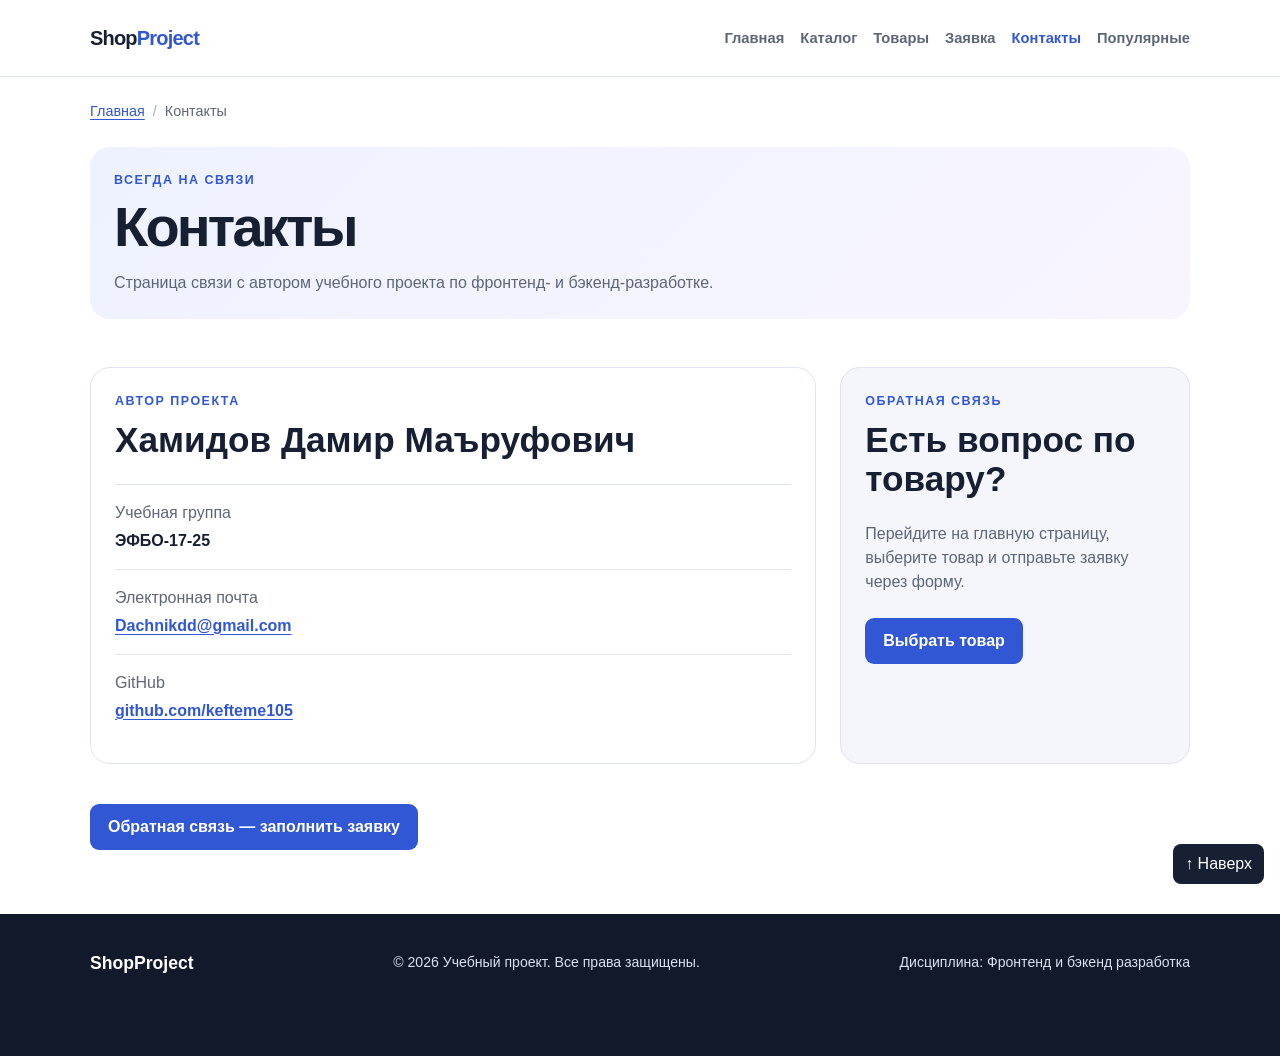
<file: contacts.html>
<!DOCTYPE html>
<html lang="ru">
  <head>
    <meta charset="UTF-8">
    <meta name="viewport" content="width=device-width, initial-scale=1.0">
    <meta name="description" content="Контакты учебного интернет-магазина ShopProject и сведения об авторе проекта.">
    <meta property="og:title" content="Контакты — ShopProject">
    <meta property="og:description" content="Связь с автором учебного проекта ShopProject.">
    <meta property="og:type" content="website">
    <meta property="og:url" content="https://kefteme105.github.io/kr3-responsive-shop/contacts.html">
    <title>Контакты — ShopProject</title>
    <link rel="stylesheet" href="css/style.css">
    <link rel="stylesheet" href="css/responsive.css">
  </head>
  <body id="top">
    <a class="skip-link" href="#main">Перейти к основному содержимому</a>
    <header class="site-header">
      <div class="site-header__inner">
        <a class="site-header__logo" href="index.html" aria-label="ShopProject — главная страница">
        Shop<span class="site-header__accent">Project</span>
        </a>
        <nav class="site-nav" aria-label="Основная навигация">
          <ul class="site-nav__list">
            <li class="site-nav__item">
              <a class="site-nav__link" href="index.html">Главная</a>
            </li>
            <li class="site-nav__item">
              <a class="site-nav__link" href="catalog.html">Каталог</a>
            </li>
            <li class="site-nav__item">
              <a class="site-nav__link" href="product.html">Товары</a>
            </li>
            <li class="site-nav__item">
              <a class="site-nav__link" href="order.html">Заявка</a>
            </li>
            <li class="site-nav__item">
              <a class="site-nav__link site-nav__link--active" href="contacts.html" aria-current="page">Контакты</a>
            </li>
            <li class="site-nav__item">
              <a class="site-nav__link" href="index.html#popular">Популярные</a>
            </li>
          </ul>
        </nav>
      </div>
    </header>
    <main id="main" tabindex="-1">
      <nav class="breadcrumbs" aria-label="Хлебные крошки">
        <ol class="breadcrumbs__list">
          <li class="breadcrumbs__item">
            <a href="index.html" class="breadcrumbs__link">Главная</a>
          </li>
          <li aria-current="page" class="breadcrumbs__item">Контакты</li>
        </ol>
      </nav>
      <section class="inner-hero" aria-labelledby="contacts-title">
        <p class="section__eyebrow">Всегда на связи</p>
        <h1 id="contacts-title" class="inner-hero__title">Контакты</h1>
        <p class="inner-hero__text">Страница связи с автором учебного проекта по фронтенд- и бэкенд-разработке.</p>
      </section>
      <section class="section contact-layout" aria-label="Контактная информация">
        <article class="contact-card">
          <p class="section__eyebrow">Автор проекта</p>
          <h2 class="contact-card__title">Хамидов Дамир Маъруфович</h2>
          <dl class="contact-list">
            <div class="contact-list__row">
              <dt class="contact-list__term">Учебная группа</dt>
              <dd class="contact-list__value">ЭФБО-17-25</dd>
            </div>
            <div class="contact-list__row">
              <dt class="contact-list__term">Электронная почта</dt>
              <dd class="contact-list__value">
                <a href="mailto:Dachnikdd@gmail.com" class="contact-list__link">Dachnikdd@gmail.com</a>
              </dd>
            </div>
            <div class="contact-list__row">
              <dt class="contact-list__term">GitHub</dt>
              <dd class="contact-list__value">
                <a href="https://github.com/kefteme105" class="contact-list__link">github.com/kefteme105</a>
              </dd>
            </div>
          </dl>
        </article>
        <aside class="contact-note">
          <p class="section__eyebrow">Обратная связь</p>
          <h2 class="contact-note__title">Есть вопрос по товару?</h2>
          <p class="contact-note__text">Перейдите на главную страницу, выберите товар и отправьте заявку через форму.</p>
          <a class="button" href="index.html#popular">Выбрать товар</a>
        </aside>
      </section>
      <p class="section">
        <a class="button" href="order.html">Обратная связь — заполнить заявку</a>
      </p>
    </main>
    <footer class="site-footer">
      <div class="site-footer__inner">
        <p class="site-footer__text">
          <strong class="site-footer__brand">ShopProject</strong>
        </p>
        <p class="site-footer__text">© 2026 Учебный проект. Все права защищены.</p>
        <p class="site-footer__text">Дисциплина: Фронтенд и бэкенд разработка</p>
      </div>
    </footer>
    <a class="back-to-top" href="#top" aria-label="Вернуться наверх">↑ Наверх</a>
  </body>
</html>
</file>
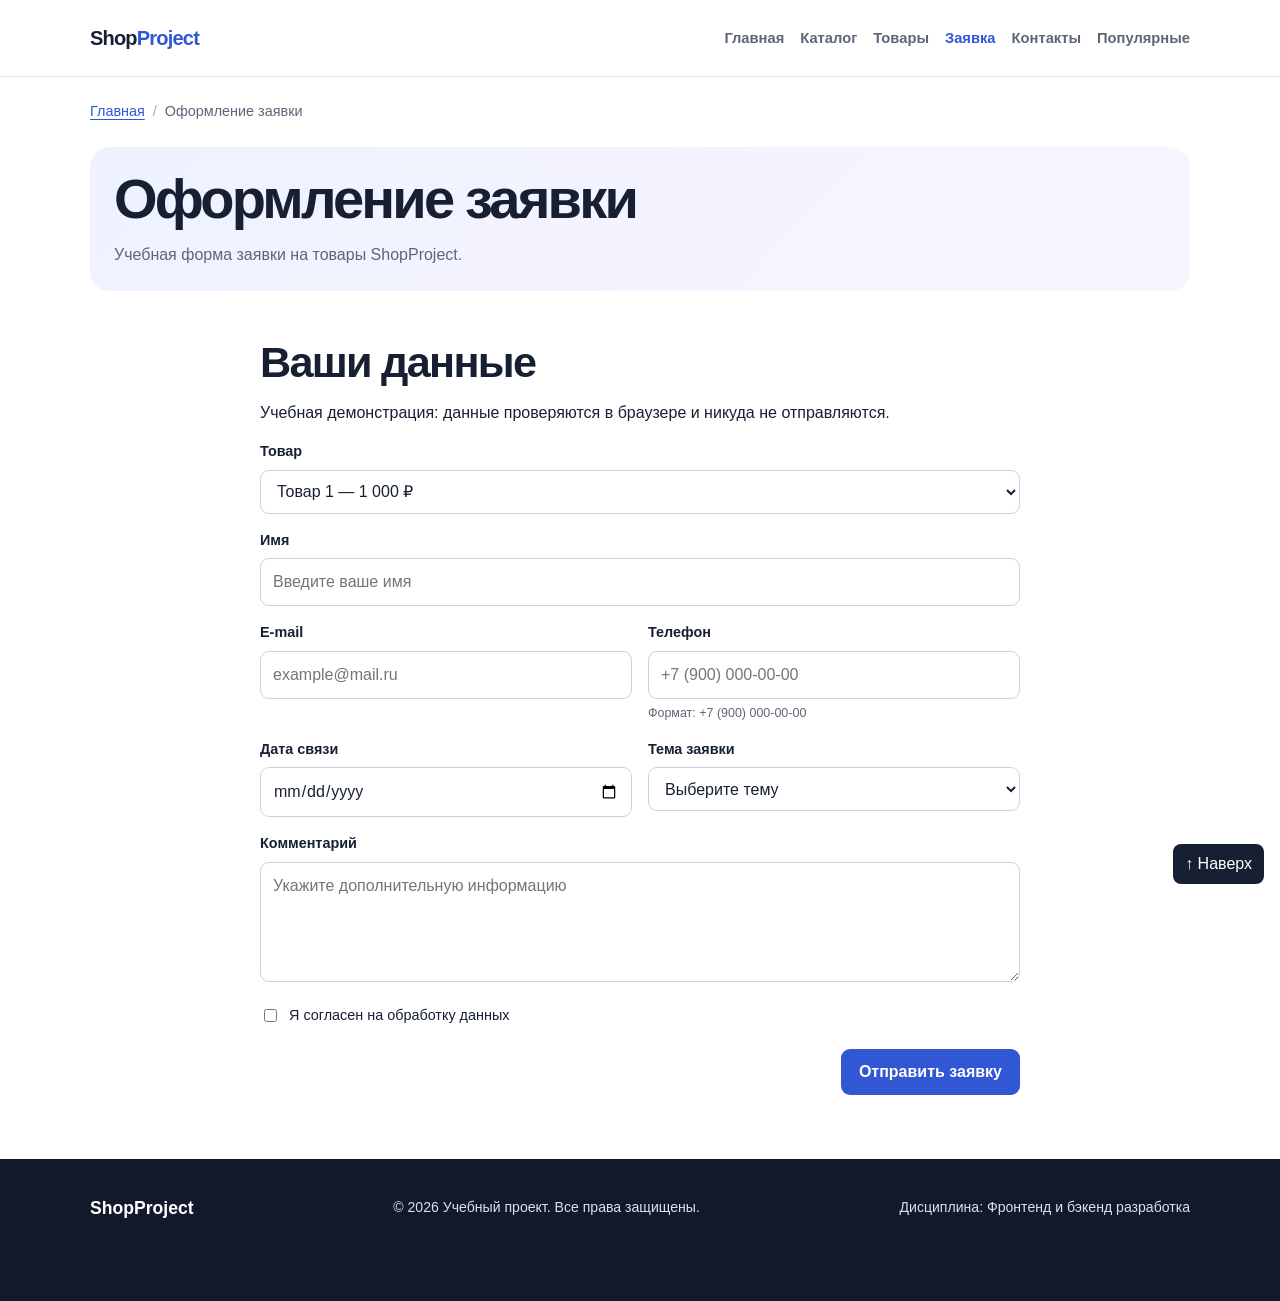
<file: order.html>
<!DOCTYPE html>
<html lang="ru">
  <head>
    <meta charset="UTF-8">
    <meta name="viewport" content="width=device-width, initial-scale=1.0">
    <meta name="description" content="Учебная форма заявки на товары ShopProject.">
    <title>Оформление заявки — ShopProject</title>
    <link rel="stylesheet" href="css/style.css">
    <script src="js/main.js" defer></script>
    <link rel="stylesheet" href="css/responsive.css">
  </head>
  <body id="top">
    <a class="skip-link" href="#main">Перейти к основному содержимому</a>
    <header class="site-header">
      <div class="site-header__inner">
        <a class="site-header__logo" href="index.html" aria-label="ShopProject — главная страница">
        Shop<span class="site-header__accent">Project</span>
        </a>
        <nav class="site-nav" aria-label="Основная навигация">
          <ul class="site-nav__list">
            <li class="site-nav__item">
              <a class="site-nav__link" href="index.html">Главная</a>
            </li>
            <li class="site-nav__item">
              <a class="site-nav__link" href="catalog.html">Каталог</a>
            </li>
            <li class="site-nav__item">
              <a class="site-nav__link" href="product.html">Товары</a>
            </li>
            <li class="site-nav__item">
              <a class="site-nav__link site-nav__link--active" href="order.html" aria-current="page">Заявка</a>
            </li>
            <li class="site-nav__item">
              <a class="site-nav__link" href="contacts.html">Контакты</a>
            </li>
            <li class="site-nav__item">
              <a class="site-nav__link" href="index.html#popular">Популярные</a>
            </li>
          </ul>
        </nav>
      </div>
    </header>
    <main id="main" tabindex="-1">
      <nav class="breadcrumbs" aria-label="Хлебные крошки">
        <ol class="breadcrumbs__list">
          <li class="breadcrumbs__item">
            <a class="breadcrumbs__link" href="index.html">Главная</a>
          </li>
          <li class="breadcrumbs__item" aria-current="page">Оформление заявки</li>
        </ol>
      </nav>
      <section class="inner-hero">
        <h1 class="inner-hero__title">Оформление заявки</h1>
        <p class="inner-hero__text">Учебная форма заявки на товары ShopProject.</p>
      </section>
      <section class="section order-page" aria-labelledby="form-title">
        <h2 class="section__title" id="form-title">Ваши данные</h2>
        <p>Учебная демонстрация: данные проверяются в браузере и никуда не отправляются.</p>
        <form class="order-form" id="page-order-form" action="#" method="post" novalidate>
          <div class="order-form__field">
            <label class="order-form__label" for="page-product">Товар</label>
            <select class="order-form__select" id="page-product" name="selected-product" required>
              <option value="Товар 1">Товар 1 — 1 000 ₽</option>
              <option value="Товар 2">Товар 2 — 1 500 ₽</option>
              <option value="Товар 3">Товар 3 — 2 000 ₽</option>
            </select>
          </div>
          <div class="order-form__field">
            <label for="page-order-name" class="order-form__label">Имя</label>
            <input id="page-order-name" name="name" type="text" placeholder="Введите ваше имя" minlength="2" autocomplete="given-name" required class="order-form__input">
          </div>
          <div class="order-form__grid">
            <div class="order-form__field">
              <label for="page-order-email" class="order-form__label">E-mail</label>
              <input id="page-order-email" name="email" type="email" placeholder="example@mail.ru" autocomplete="email" required class="order-form__input">
            </div>
            <div class="order-form__field">
              <label for="page-order-phone" class="order-form__label">Телефон</label>
              <input id="page-order-phone" name="phone" type="tel" inputmode="tel" placeholder="+7 (900) 000-00-00" pattern="^\+7 \(\d{3}\) \d{3}-\d{2}-\d{2}$" autocomplete="tel" required class="order-form__input" aria-describedby="page-order-phone-hint">
              <small class="order-form__hint" id="page-order-phone-hint">Формат: +7 (900) 000-00-00</small>
            </div>
          </div>
          <div class="order-form__grid">
            <div class="order-form__field">
              <label for="page-order-date" class="order-form__label">Дата связи</label>
              <input id="page-order-date" name="date" type="date" class="order-form__input">
            </div>
            <div class="order-form__field">
              <label for="page-order-topic" class="order-form__label">Тема заявки</label>
              <select id="page-order-topic" name="topic" required class="order-form__select">
                <option value="">Выберите тему</option>
                <option value="product">Заказ товара</option>
                <option value="consultation">Консультация</option>
                <option value="delivery">Доставка</option>
              </select>
            </div>
          </div>
          <div class="order-form__field">
            <label for="page-order-comment" class="order-form__label">Комментарий</label>
            <textarea id="page-order-comment" name="comment" rows="4" placeholder="Укажите дополнительную информацию" class="order-form__textarea"></textarea>
          </div>
          <div class="order-form__field order-form__field--checkbox">
            <label class="order-form__label order-form__label--checkbox">
              <input id="page-order-agreement" name="agreement" type="checkbox" required class="order-form__input order-form__input--checkbox">
              <span>Я согласен на обработку данных</span>
            </label>
          </div>
          <div class="order-form__actions">
            <button class="button" type="submit">Отправить заявку</button>
          </div>
        </form>
        <p id="page-success-message" class="order-page__success" role="status" hidden>Заявка проверена. Это демонстрация, данные не отправлены.</p>
      </section>
    </main>
    <footer id="contacts" class="site-footer">
      <div class="site-footer__inner">
        <p class="site-footer__text">
          <strong class="site-footer__brand">ShopProject</strong>
        </p>
        <p class="site-footer__text">© 2026 Учебный проект. Все права защищены.</p>
        <p class="site-footer__text">Дисциплина: Фронтенд и бэкенд разработка</p>
      </div>
    </footer>
    <a class="back-to-top" href="#top" aria-label="Вернуться наверх">↑ Наверх</a>
  </body>
</html>
</file>
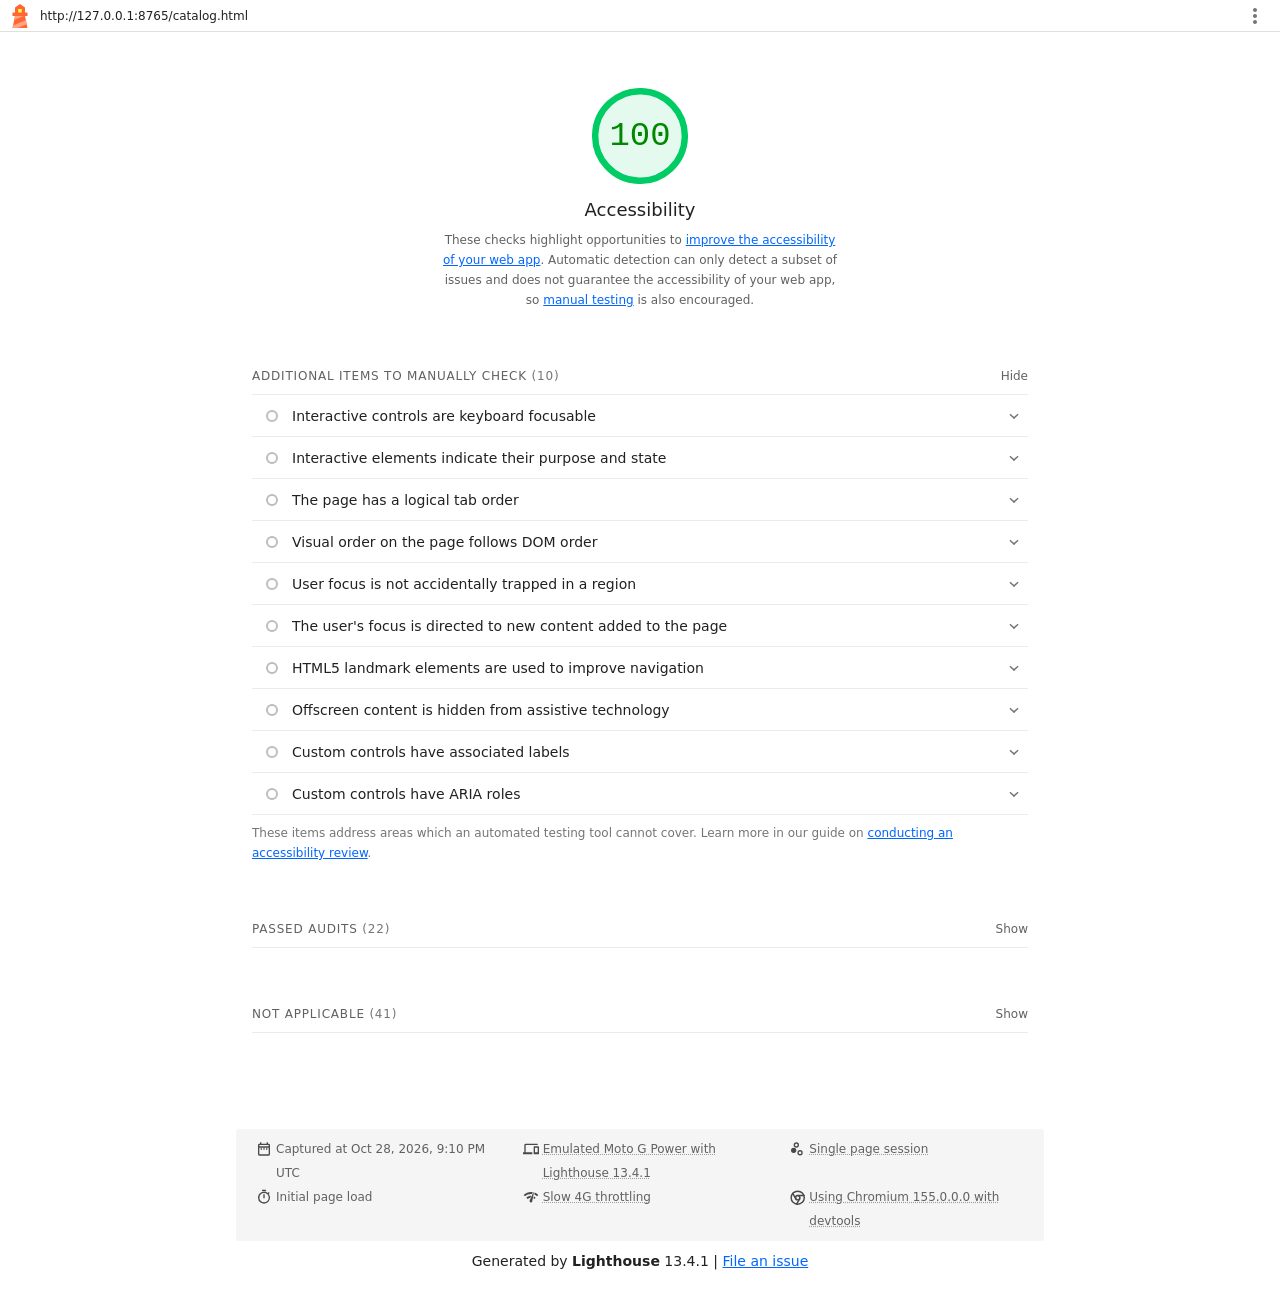
<file: lighthouse/catalog-accessibility.html>
<!--
@license
Copyright 2018 Google LLC
SPDX-License-Identifier: Apache-2.0
-->
<!doctype html>
<html lang="en">
<head>
  <meta charset="utf-8">
  <meta name="viewport" content="width=device-width, initial-scale=1, minimum-scale=1">
  <link rel="icon" href='data:image/svg+xml;utf8,<svg fill="none" xmlns="http://www.w3.org/2000/svg" viewBox="0 0 48 48"><path d="m14 7 10-7 10 7v10h5v7h-5l5 24H9l5-24H9v-7h5V7Z" fill="%23F63"/><path d="M31.561 24H14l-1.689 8.105L31.561 24ZM18.983 48H9l1.022-4.907L35.723 32.27l1.663 7.98L18.983 48Z" fill="%23FFA385"/><path fill="%23FF3" d="M20.5 10h7v7h-7z"/></svg>'>
  <title>Lighthouse Report</title>
  <style>body {margin: 0}</style>
</head>
<body>
  <noscript>Lighthouse report requires JavaScript. Please enable.</noscript>

  <div id="lh-log"></div>

  <script>window.__LIGHTHOUSE_JSON__ = {"lighthouseVersion":"13.4.1","requestedUrl":"http://127.0.0.1:8765/catalog.html","mainDocumentUrl":"http://127.0.0.1:8765/catalog.html","finalDisplayedUrl":"http://127.0.0.1:8765/catalog.html","finalUrl":"http://127.0.0.1:8765/catalog.html","fetchTime":"2026-10-28T21:10:56.485Z","gatherMode":"navigation","runWarnings":[],"userAgent":"Mozilla/5.0 (Macintosh; Intel Mac OS X 10_15_7) AppleWebKit/537.36 (KHTML, like Gecko) Chrome/155.0.0.0 Safari/537.36","environment":{"networkUserAgent":"Mozilla/5.0 (Linux; Android 11; moto g power (2022)) AppleWebKit/537.36 (KHTML, like Gecko) Chrome/155.0.0.0 Mobile Safari/537.36","hostUserAgent":"Mozilla/5.0 (Macintosh; Intel Mac OS X 10_15_7) AppleWebKit/537.36 (KHTML, like Gecko) Chrome/155.0.0.0 Safari/537.36","benchmarkIndex":4077,"credits":{"axe-core":"4.12.1"}},"audits":{"accesskeys":{"id":"accesskeys","title":"`[accesskey]` values are unique","description":"Access keys let users quickly focus a part of the page. For proper navigation, each access key must be unique. [Learn more about access keys](https://dequeuniversity.com/rules/axe/4.12/accesskeys).","score":null,"scoreDisplayMode":"notApplicable"},"aria-allowed-attr":{"id":"aria-allowed-attr","title":"`[aria-*]` attributes match their roles","description":"Each ARIA `role` supports a specific subset of `aria-*` attributes. Mismatching these invalidates the `aria-*` attributes. [Learn how to match ARIA attributes to their roles](https://dequeuniversity.com/rules/axe/4.12/aria-allowed-attr).","score":1,"scoreDisplayMode":"binary","details":{"type":"table","headings":[{"key":"node","valueType":"node","subItemsHeading":{"key":"relatedNode","valueType":"node"},"label":"Failing Elements"}],"items":[]}},"aria-allowed-role":{"id":"aria-allowed-role","title":"Uses ARIA roles only on compatible elements","description":"Many HTML elements can only be assigned certain ARIA roles. Using ARIA roles where they are not allowed can interfere with the accessibility of the web page. [Learn more about ARIA roles](https://dequeuniversity.com/rules/axe/4.12/aria-allowed-role).","score":null,"scoreDisplayMode":"notApplicable"},"aria-command-name":{"id":"aria-command-name","title":"`button`, `link`, and `menuitem` elements have accessible names","description":"When an element doesn't have an accessible name, screen readers announce it with a generic name, making it unusable for users who rely on screen readers. [Learn how to make command elements more accessible](https://dequeuniversity.com/rules/axe/4.12/aria-command-name).","score":null,"scoreDisplayMode":"notApplicable"},"aria-conditional-attr":{"id":"aria-conditional-attr","title":"ARIA attributes are used as specified for the element's role","description":"Some ARIA attributes are only allowed on an element under certain conditions. [Learn more about conditional ARIA attributes](https://dequeuniversity.com/rules/axe/4.12/aria-conditional-attr).","score":1,"scoreDisplayMode":"binary","details":{"type":"table","headings":[{"key":"node","valueType":"node","subItemsHeading":{"key":"relatedNode","valueType":"node"},"label":"Failing Elements"}],"items":[]}},"aria-deprecated-role":{"id":"aria-deprecated-role","title":"Deprecated ARIA roles were not used","description":"Deprecated ARIA roles may not be processed correctly by assistive technology. [Learn more about deprecated ARIA roles](https://dequeuniversity.com/rules/axe/4.12/aria-deprecated-role).","score":null,"scoreDisplayMode":"notApplicable"},"aria-dialog-name":{"id":"aria-dialog-name","title":"Elements with `role=\"dialog\"` or `role=\"alertdialog\"` have accessible names.","description":"ARIA dialog elements without accessible names may prevent screen readers users from discerning the purpose of these elements. [Learn how to make ARIA dialog elements more accessible](https://dequeuniversity.com/rules/axe/4.12/aria-dialog-name).","score":null,"scoreDisplayMode":"notApplicable"},"aria-hidden-body":{"id":"aria-hidden-body","title":"`[aria-hidden=\"true\"]` is not present on the document `\u003cbody>`","description":"Assistive technologies, like screen readers, work inconsistently when `aria-hidden=\"true\"` is set on the document `\u003cbody>`. [Learn how `aria-hidden` affects the document body](https://dequeuniversity.com/rules/axe/4.12/aria-hidden-body).","score":1,"scoreDisplayMode":"binary","details":{"type":"table","headings":[{"key":"node","valueType":"node","subItemsHeading":{"key":"relatedNode","valueType":"node"},"label":"Failing Elements"}],"items":[]}},"aria-hidden-focus":{"id":"aria-hidden-focus","title":"`[aria-hidden=\"true\"]` elements do not contain focusable descendents","description":"Focusable descendents within an `[aria-hidden=\"true\"]` element prevent those interactive elements from being available to users of assistive technologies like screen readers. [Learn how `aria-hidden` affects focusable elements](https://dequeuniversity.com/rules/axe/4.12/aria-hidden-focus).","score":null,"scoreDisplayMode":"notApplicable"},"aria-input-field-name":{"id":"aria-input-field-name","title":"ARIA input fields have accessible names","description":"When an input field doesn't have an accessible name, screen readers announce it with a generic name, making it unusable for users who rely on screen readers. [Learn more about input field labels](https://dequeuniversity.com/rules/axe/4.12/aria-input-field-name).","score":null,"scoreDisplayMode":"notApplicable"},"aria-meter-name":{"id":"aria-meter-name","title":"ARIA `meter` elements have accessible names","description":"When a meter element doesn't have an accessible name, screen readers announce it with a generic name, making it unusable for users who rely on screen readers. [Learn how to name `meter` elements](https://dequeuniversity.com/rules/axe/4.12/aria-meter-name).","score":null,"scoreDisplayMode":"notApplicable"},"aria-progressbar-name":{"id":"aria-progressbar-name","title":"ARIA `progressbar` elements have accessible names","description":"When a `progressbar` element doesn't have an accessible name, screen readers announce it with a generic name, making it unusable for users who rely on screen readers. [Learn how to label `progressbar` elements](https://dequeuniversity.com/rules/axe/4.12/aria-progressbar-name).","score":null,"scoreDisplayMode":"notApplicable"},"aria-prohibited-attr":{"id":"aria-prohibited-attr","title":"Elements use only permitted ARIA attributes","description":"Using ARIA attributes in roles where they are prohibited can mean that important information is not communicated to users of assistive technologies. [Learn more about prohibited ARIA roles](https://dequeuniversity.com/rules/axe/4.12/aria-prohibited-attr).","score":1,"scoreDisplayMode":"binary","details":{"type":"table","headings":[{"key":"node","valueType":"node","subItemsHeading":{"key":"relatedNode","valueType":"node"},"label":"Failing Elements"}],"items":[]}},"aria-required-attr":{"id":"aria-required-attr","title":"`[role]`s have all required `[aria-*]` attributes","description":"Some ARIA roles have required attributes that describe the state of the element to screen readers. [Learn more about roles and required attributes](https://dequeuniversity.com/rules/axe/4.12/aria-required-attr).","score":null,"scoreDisplayMode":"notApplicable"},"aria-required-children":{"id":"aria-required-children","title":"Elements with an ARIA `[role]` that require children to contain a specific `[role]` have all required children.","description":"Some ARIA parent roles must contain specific child roles to perform their intended accessibility functions. [Learn more about roles and required children elements](https://dequeuniversity.com/rules/axe/4.12/aria-required-children).","score":null,"scoreDisplayMode":"notApplicable"},"aria-required-parent":{"id":"aria-required-parent","title":"`[role]`s are contained by their required parent element","description":"Some ARIA child roles must be contained by specific parent roles to properly perform their intended accessibility functions. [Learn more about ARIA roles and required parent element](https://dequeuniversity.com/rules/axe/4.12/aria-required-parent).","score":null,"scoreDisplayMode":"notApplicable"},"aria-roles":{"id":"aria-roles","title":"`[role]` values are valid","description":"ARIA roles must have valid values in order to perform their intended accessibility functions. [Learn more about valid ARIA roles](https://dequeuniversity.com/rules/axe/4.12/aria-roles).","score":null,"scoreDisplayMode":"notApplicable"},"aria-text":{"id":"aria-text","title":"Elements with the `role=text` attribute do not have focusable descendents.","description":"Adding `role=text` around a text node split by markup enables VoiceOver to treat it as one phrase, but the element's focusable descendents will not be announced. [Learn more about the `role=text` attribute](https://dequeuniversity.com/rules/axe/4.12/aria-text).","score":null,"scoreDisplayMode":"notApplicable"},"aria-toggle-field-name":{"id":"aria-toggle-field-name","title":"ARIA toggle fields have accessible names","description":"When a toggle field doesn't have an accessible name, screen readers announce it with a generic name, making it unusable for users who rely on screen readers. [Learn more about toggle fields](https://dequeuniversity.com/rules/axe/4.12/aria-toggle-field-name).","score":null,"scoreDisplayMode":"notApplicable"},"aria-tooltip-name":{"id":"aria-tooltip-name","title":"ARIA `tooltip` elements have accessible names","description":"When a tooltip element doesn't have an accessible name, screen readers announce it with a generic name, making it unusable for users who rely on screen readers. [Learn how to name `tooltip` elements](https://dequeuniversity.com/rules/axe/4.12/aria-tooltip-name).","score":null,"scoreDisplayMode":"notApplicable"},"aria-treeitem-name":{"id":"aria-treeitem-name","title":"ARIA `treeitem` elements have accessible names","description":"When a `treeitem` element doesn't have an accessible name, screen readers announce it with a generic name, making it unusable for users who rely on screen readers. [Learn more about labeling `treeitem` elements](https://dequeuniversity.com/rules/axe/4.12/aria-treeitem-name).","score":null,"scoreDisplayMode":"notApplicable"},"aria-valid-attr-value":{"id":"aria-valid-attr-value","title":"`[aria-*]` attributes have valid values","description":"Assistive technologies, like screen readers, can't interpret ARIA attributes with invalid values. [Learn more about valid values for ARIA attributes](https://dequeuniversity.com/rules/axe/4.12/aria-valid-attr-value).","score":1,"scoreDisplayMode":"binary","details":{"type":"table","headings":[{"key":"node","valueType":"node","subItemsHeading":{"key":"relatedNode","valueType":"node"},"label":"Failing Elements"}],"items":[]}},"aria-valid-attr":{"id":"aria-valid-attr","title":"`[aria-*]` attributes are valid and not misspelled","description":"Assistive technologies, like screen readers, can't interpret ARIA attributes with invalid names. [Learn more about valid ARIA attributes](https://dequeuniversity.com/rules/axe/4.12/aria-valid-attr).","score":1,"scoreDisplayMode":"binary","details":{"type":"table","headings":[{"key":"node","valueType":"node","subItemsHeading":{"key":"relatedNode","valueType":"node"},"label":"Failing Elements"}],"items":[]}},"button-name":{"id":"button-name","title":"Buttons have an accessible name","description":"When a button doesn't have an accessible name, screen readers announce it as \"button\", making it unusable for users who rely on screen readers. [Learn how to make buttons more accessible](https://dequeuniversity.com/rules/axe/4.12/button-name).","score":1,"scoreDisplayMode":"binary","details":{"type":"table","headings":[{"key":"node","valueType":"node","subItemsHeading":{"key":"relatedNode","valueType":"node"},"label":"Failing Elements"}],"items":[]}},"bypass":{"id":"bypass","title":"The page contains a heading, skip link, or landmark region","description":"Adding ways to bypass repetitive content lets keyboard users navigate the page more efficiently. [Learn more about bypass blocks](https://dequeuniversity.com/rules/axe/4.12/bypass).","score":null,"scoreDisplayMode":"notApplicable"},"color-contrast":{"id":"color-contrast","title":"Background and foreground colors have a sufficient contrast ratio","description":"Low-contrast text is difficult or impossible for many users to read. [Learn how to provide sufficient color contrast](https://dequeuniversity.com/rules/axe/4.12/color-contrast).","score":1,"scoreDisplayMode":"binary","details":{"type":"table","headings":[{"key":"node","valueType":"node","subItemsHeading":{"key":"relatedNode","valueType":"node"},"label":"Failing Elements"}],"items":[]}},"definition-list":{"id":"definition-list","title":"`\u003cdl>`'s contain only properly-ordered `\u003cdt>` and `\u003cdd>` groups, `\u003cscript>`, `\u003ctemplate>` or `\u003cdiv>` elements.","description":"When definition lists are not properly marked up, screen readers may produce confusing or inaccurate output. [Learn how to structure definition lists correctly](https://dequeuniversity.com/rules/axe/4.12/definition-list).","score":null,"scoreDisplayMode":"notApplicable"},"dlitem":{"id":"dlitem","title":"Definition list items are wrapped in `\u003cdl>` elements","description":"Definition list items (`\u003cdt>` and `\u003cdd>`) must be wrapped in a parent `\u003cdl>` element to ensure that screen readers can properly announce them. [Learn how to structure definition lists correctly](https://dequeuniversity.com/rules/axe/4.12/dlitem).","score":null,"scoreDisplayMode":"notApplicable"},"document-title":{"id":"document-title","title":"Document has a `\u003ctitle>` element","description":"The title gives screen reader users an overview of the page, and search engine users rely on it heavily to determine if a page is relevant to their search. [Learn more about document titles](https://dequeuniversity.com/rules/axe/4.12/document-title).","score":1,"scoreDisplayMode":"binary","details":{"type":"table","headings":[{"key":"node","valueType":"node","subItemsHeading":{"key":"relatedNode","valueType":"node"},"label":"Failing Elements"}],"items":[]}},"duplicate-id-aria":{"id":"duplicate-id-aria","title":"ARIA IDs are unique","description":"The value of an ARIA ID must be unique to prevent other instances from being overlooked by assistive technologies. [Learn how to fix duplicate ARIA IDs](https://dequeuniversity.com/rules/axe/4.12/duplicate-id-aria).","score":null,"scoreDisplayMode":"notApplicable"},"empty-heading":{"id":"empty-heading","title":"All heading elements contain content.","description":"A heading with no content or inaccessible text prevent screen reader users from accessing information on the page's structure. [Learn more about headings](https://dequeuniversity.com/rules/axe/4.12/empty-heading).","score":null,"scoreDisplayMode":"notApplicable"},"form-field-multiple-labels":{"id":"form-field-multiple-labels","title":"No form fields have multiple labels","description":"Form fields with multiple labels can be confusingly announced by assistive technologies like screen readers which use either the first, the last, or all of the labels. [Learn how to use form labels](https://dequeuniversity.com/rules/axe/4.12/form-field-multiple-labels).","score":null,"scoreDisplayMode":"notApplicable"},"frame-title":{"id":"frame-title","title":"`\u003cframe>` or `\u003ciframe>` elements have a title","description":"Screen reader users rely on frame titles to describe the contents of frames. [Learn more about frame titles](https://dequeuniversity.com/rules/axe/4.12/frame-title).","score":null,"scoreDisplayMode":"notApplicable"},"heading-order":{"id":"heading-order","title":"Heading elements appear in a sequentially-descending order","description":"Properly ordered headings that do not skip levels convey the semantic structure of the page, making it easier to navigate and understand when using assistive technologies. [Learn more about heading order](https://dequeuniversity.com/rules/axe/4.12/heading-order).","score":1,"scoreDisplayMode":"binary","details":{"type":"table","headings":[{"key":"node","valueType":"node","subItemsHeading":{"key":"relatedNode","valueType":"node"},"label":"Failing Elements"}],"items":[]}},"html-has-lang":{"id":"html-has-lang","title":"`\u003chtml>` element has a `[lang]` attribute","description":"If a page doesn't specify a `lang` attribute, a screen reader assumes that the page is in the default language that the user chose when setting up the screen reader. If the page isn't actually in the default language, then the screen reader might not announce the page's text correctly. [Learn more about the `lang` attribute](https://dequeuniversity.com/rules/axe/4.12/html-has-lang).","score":1,"scoreDisplayMode":"binary","details":{"type":"table","headings":[{"key":"node","valueType":"node","subItemsHeading":{"key":"relatedNode","valueType":"node"},"label":"Failing Elements"}],"items":[]}},"html-lang-valid":{"id":"html-lang-valid","title":"`\u003chtml>` element has a valid value for its `[lang]` attribute","description":"Specifying a valid [BCP 47 language](https://www.w3.org/International/questions/qa-choosing-language-tags#question) helps screen readers announce text properly. [Learn how to use the `lang` attribute](https://dequeuniversity.com/rules/axe/4.12/html-lang-valid).","score":1,"scoreDisplayMode":"binary","details":{"type":"table","headings":[{"key":"node","valueType":"node","subItemsHeading":{"key":"relatedNode","valueType":"node"},"label":"Failing Elements"}],"items":[]}},"html-xml-lang-mismatch":{"id":"html-xml-lang-mismatch","title":"`\u003chtml>` element has an `[xml:lang]` attribute with the same base language as the `[lang]` attribute.","description":"If the webpage does not specify a consistent language, then the screen reader might not announce the page's text correctly. [Learn more about the `lang` attribute](https://dequeuniversity.com/rules/axe/4.12/html-xml-lang-mismatch).","score":null,"scoreDisplayMode":"notApplicable"},"identical-links-same-purpose":{"id":"identical-links-same-purpose","title":"Identical links have the same purpose.","description":"Links with the same destination should have the same description, to help users understand the link's purpose and decide whether to follow it. [Learn more about identical links](https://dequeuniversity.com/rules/axe/4.12/identical-links-same-purpose).","score":null,"scoreDisplayMode":"notApplicable"},"image-alt":{"id":"image-alt","title":"Image elements have `[alt]` attributes","description":"Informative elements should aim for short, descriptive alternate text. Decorative elements can be ignored with an empty alt attribute. [Learn more about the `alt` attribute](https://dequeuniversity.com/rules/axe/4.12/image-alt).","score":1,"scoreDisplayMode":"binary","details":{"type":"table","headings":[{"key":"node","valueType":"node","subItemsHeading":{"key":"relatedNode","valueType":"node"},"label":"Failing Elements"}],"items":[]}},"image-redundant-alt":{"id":"image-redundant-alt","title":"Image elements do not have `[alt]` attributes that are redundant text.","description":"Informative elements should aim for short, descriptive alternative text. Alternative text that is exactly the same as the text adjacent to the link or image is potentially confusing for screen reader users, because the text will be read twice. [Learn more about the `alt` attribute](https://dequeuniversity.com/rules/axe/4.12/image-redundant-alt).","score":null,"scoreDisplayMode":"notApplicable"},"input-button-name":{"id":"input-button-name","title":"Input buttons have discernible text.","description":"Adding discernable and accessible text to input buttons may help screen reader users understand the purpose of the input button. [Learn more about input buttons](https://dequeuniversity.com/rules/axe/4.12/input-button-name).","score":null,"scoreDisplayMode":"notApplicable"},"input-image-alt":{"id":"input-image-alt","title":"`\u003cinput type=\"image\">` elements have `[alt]` text","description":"When an image is being used as an `\u003cinput>` button, providing alternative text can help screen reader users understand the purpose of the button. [Learn about input image alt text](https://dequeuniversity.com/rules/axe/4.12/input-image-alt).","score":null,"scoreDisplayMode":"notApplicable"},"label-content-name-mismatch":{"id":"label-content-name-mismatch","title":"Elements with visible text labels have matching accessible names.","description":"Visible text labels that do not match the accessible name can result in a confusing experience for screen reader users. [Learn more about accessible names](https://dequeuniversity.com/rules/axe/4.12/label-content-name-mismatch).","score":1,"scoreDisplayMode":"binary","details":{"type":"table","headings":[{"key":"node","valueType":"node","subItemsHeading":{"key":"relatedNode","valueType":"node"},"label":"Failing Elements"}],"items":[]}},"label":{"id":"label","title":"Form elements have associated labels","description":"Labels ensure that form controls are announced properly by assistive technologies, like screen readers. [Learn more about form element labels](https://dequeuniversity.com/rules/axe/4.12/label).","score":1,"scoreDisplayMode":"binary","details":{"type":"table","headings":[{"key":"node","valueType":"node","subItemsHeading":{"key":"relatedNode","valueType":"node"},"label":"Failing Elements"}],"items":[]}},"landmark-one-main":{"id":"landmark-one-main","title":"Document has a main landmark.","description":"One main landmark helps screen reader users navigate a web page. [Learn more about landmarks](https://dequeuniversity.com/rules/axe/4.12/landmark-one-main).","score":1,"scoreDisplayMode":"binary","details":{"type":"table","headings":[{"key":"node","valueType":"node","subItemsHeading":{"key":"relatedNode","valueType":"node"},"label":"Failing Elements"}],"items":[]}},"link-name":{"id":"link-name","title":"Links have a discernible name","description":"Link text (and alternate text for images, when used as links) that is discernible, unique, and focusable improves the navigation experience for screen reader users. [Learn how to make links accessible](https://dequeuniversity.com/rules/axe/4.12/link-name).","score":1,"scoreDisplayMode":"binary","details":{"type":"table","headings":[{"key":"node","valueType":"node","subItemsHeading":{"key":"relatedNode","valueType":"node"},"label":"Failing Elements"}],"items":[]}},"link-in-text-block":{"id":"link-in-text-block","title":"Links are distinguishable without relying on color.","description":"Low-contrast text is difficult or impossible for many users to read. Link text that is discernible improves the experience for users with low vision. [Learn how to make links distinguishable](https://dequeuniversity.com/rules/axe/4.12/link-in-text-block).","score":null,"scoreDisplayMode":"notApplicable"},"list":{"id":"list","title":"Lists contain only `\u003cli>` elements and script supporting elements (`\u003cscript>` and `\u003ctemplate>`).","description":"Screen readers have a specific way of announcing lists. Ensuring proper list structure aids screen reader output. [Learn more about proper list structure](https://dequeuniversity.com/rules/axe/4.12/list).","score":1,"scoreDisplayMode":"binary","details":{"type":"table","headings":[{"key":"node","valueType":"node","subItemsHeading":{"key":"relatedNode","valueType":"node"},"label":"Failing Elements"}],"items":[]}},"listitem":{"id":"listitem","title":"List items (`\u003cli>`) are contained within `\u003cul>`, `\u003col>` or `\u003cmenu>` parent elements","description":"Screen readers require list items (`\u003cli>`) to be contained within a parent `\u003cul>`, `\u003col>` or `\u003cmenu>` to be announced properly. [Learn more about proper list structure](https://dequeuniversity.com/rules/axe/4.12/listitem).","score":1,"scoreDisplayMode":"binary","details":{"type":"table","headings":[{"key":"node","valueType":"node","subItemsHeading":{"key":"relatedNode","valueType":"node"},"label":"Failing Elements"}],"items":[]}},"meta-refresh":{"id":"meta-refresh","title":"The document does not use `\u003cmeta http-equiv=\"refresh\">`","description":"Users do not expect a page to refresh automatically, and doing so will move focus back to the top of the page. This may create a frustrating or confusing experience. [Learn more about the refresh meta tag](https://dequeuniversity.com/rules/axe/4.12/meta-refresh).","score":null,"scoreDisplayMode":"notApplicable"},"meta-viewport":{"id":"meta-viewport","title":"`[user-scalable=\"no\"]` is not used in the `\u003cmeta name=\"viewport\">` element and the `[maximum-scale]` attribute is not less than 5.","description":"Disabling zooming is problematic for users with low vision who rely on screen magnification to properly see the contents of a web page. [Learn more about the viewport meta tag](https://dequeuniversity.com/rules/axe/4.12/meta-viewport).","score":1,"scoreDisplayMode":"binary","details":{"type":"table","headings":[{"key":"node","valueType":"node","subItemsHeading":{"key":"relatedNode","valueType":"node"},"label":"Failing Elements"}],"items":[]}},"object-alt":{"id":"object-alt","title":"`\u003cobject>` elements have alternate text","description":"Screen readers cannot translate non-text content. Adding alternate text to `\u003cobject>` elements helps screen readers convey meaning to users. [Learn more about alt text for `object` elements](https://dequeuniversity.com/rules/axe/4.12/object-alt).","score":null,"scoreDisplayMode":"notApplicable"},"select-name":{"id":"select-name","title":"Select elements have associated label elements.","description":"Form elements without effective labels can create frustrating experiences for screen reader users. [Learn more about the `select` element](https://dequeuniversity.com/rules/axe/4.12/select-name).","score":null,"scoreDisplayMode":"notApplicable"},"skip-link":{"id":"skip-link","title":"Skip links are focusable.","description":"Including a skip link can help users skip to the main content to save time. [Learn more about skip links](https://dequeuniversity.com/rules/axe/4.12/skip-link).","score":1,"scoreDisplayMode":"binary","details":{"type":"table","headings":[{"key":"node","valueType":"node","subItemsHeading":{"key":"relatedNode","valueType":"node"},"label":"Failing Elements"}],"items":[]}},"tabindex":{"id":"tabindex","title":"No element has a `[tabindex]` value greater than 0","description":"A value greater than 0 implies an explicit navigation ordering. Although technically valid, this often creates frustrating experiences for users who rely on assistive technologies. [Learn more about the `tabindex` attribute](https://dequeuniversity.com/rules/axe/4.12/tabindex).","score":1,"scoreDisplayMode":"binary","details":{"type":"table","headings":[{"key":"node","valueType":"node","subItemsHeading":{"key":"relatedNode","valueType":"node"},"label":"Failing Elements"}],"items":[]}},"table-duplicate-name":{"id":"table-duplicate-name","title":"Tables have different content in the summary attribute and `\u003ccaption>`.","description":"The summary attribute should describe the table structure, while `\u003ccaption>` should have the onscreen title. Accurate table mark-up helps users of screen readers. [Learn more about summary and caption](https://dequeuniversity.com/rules/axe/4.12/table-duplicate-name).","score":null,"scoreDisplayMode":"notApplicable"},"table-fake-caption":{"id":"table-fake-caption","title":"Tables use `\u003ccaption>` instead of cells with the `[colspan]` attribute to indicate a caption.","description":"Screen readers have features to make navigating tables easier. Ensuring that tables use the actual caption element instead of cells with the `[colspan]` attribute may improve the experience for screen reader users. [Learn more about captions](https://dequeuniversity.com/rules/axe/4.12/table-fake-caption).","score":null,"scoreDisplayMode":"notApplicable"},"target-size":{"id":"target-size","title":"Touch targets have sufficient size and spacing.","description":"Touch targets with sufficient size and spacing help users who may have difficulty targeting small controls to activate the targets. [Learn more about touch targets](https://dequeuniversity.com/rules/axe/4.12/target-size).","score":1,"scoreDisplayMode":"binary","details":{"type":"table","headings":[{"key":"node","valueType":"node","subItemsHeading":{"key":"relatedNode","valueType":"node"},"label":"Failing Elements"}],"items":[]}},"td-has-header":{"id":"td-has-header","title":"`\u003ctd>` elements in a large `\u003ctable>` have one or more table headers.","description":"Screen readers have features to make navigating tables easier. Ensuring that `\u003ctd>` elements in a large table (3 or more cells in width and height) have an associated table header may improve the experience for screen reader users. [Learn more about table headers](https://dequeuniversity.com/rules/axe/4.12/td-has-header).","score":null,"scoreDisplayMode":"notApplicable"},"td-headers-attr":{"id":"td-headers-attr","title":"Cells in a `\u003ctable>` element that use the `[headers]` attribute refer to table cells within the same table.","description":"Screen readers have features to make navigating tables easier. Ensuring `\u003ctd>` cells using the `[headers]` attribute only refer to other cells in the same table may improve the experience for screen reader users. [Learn more about the `headers` attribute](https://dequeuniversity.com/rules/axe/4.12/td-headers-attr).","score":null,"scoreDisplayMode":"notApplicable"},"th-has-data-cells":{"id":"th-has-data-cells","title":"`\u003cth>` elements and elements with `[role=\"columnheader\"/\"rowheader\"]` have data cells they describe.","description":"Screen readers have features to make navigating tables easier. Ensuring table headers always refer to some set of cells may improve the experience for screen reader users. [Learn more about table headers](https://dequeuniversity.com/rules/axe/4.12/th-has-data-cells).","score":null,"scoreDisplayMode":"notApplicable"},"valid-lang":{"id":"valid-lang","title":"`[lang]` attributes have a valid value","description":"Specifying a valid [BCP 47 language](https://www.w3.org/International/questions/qa-choosing-language-tags#question) on elements helps ensure that text is pronounced correctly by a screen reader. [Learn how to use the `lang` attribute](https://dequeuniversity.com/rules/axe/4.12/valid-lang).","score":null,"scoreDisplayMode":"notApplicable"},"video-caption":{"id":"video-caption","title":"`\u003cvideo>` elements contain a `\u003ctrack>` element with `[kind=\"captions\"]`","description":"When a video provides a caption it is easier for deaf and hearing impaired users to access its information. [Learn more about video captions](https://dequeuniversity.com/rules/axe/4.12/video-caption).","score":null,"scoreDisplayMode":"notApplicable"},"custom-controls-labels":{"id":"custom-controls-labels","title":"Custom controls have associated labels","description":"Custom interactive controls have associated labels, provided by aria-label or aria-labelledby. [Learn more about custom controls and labels](https://developer.chrome.com/docs/lighthouse/accessibility/custom-controls-labels/).","score":null,"scoreDisplayMode":"manual"},"custom-controls-roles":{"id":"custom-controls-roles","title":"Custom controls have ARIA roles","description":"Custom interactive controls have appropriate ARIA roles. [Learn how to add roles to custom controls](https://developer.chrome.com/docs/lighthouse/accessibility/custom-control-roles/).","score":null,"scoreDisplayMode":"manual"},"focus-traps":{"id":"focus-traps","title":"User focus is not accidentally trapped in a region","description":"A user can tab into and out of any control or region without accidentally trapping their focus. [Learn how to avoid focus traps](https://developer.chrome.com/docs/lighthouse/accessibility/focus-traps/).","score":null,"scoreDisplayMode":"manual"},"focusable-controls":{"id":"focusable-controls","title":"Interactive controls are keyboard focusable","description":"Custom interactive controls are keyboard focusable and display a focus indicator. [Learn how to make custom controls focusable](https://developer.chrome.com/docs/lighthouse/accessibility/focusable-controls/).","score":null,"scoreDisplayMode":"manual"},"interactive-element-affordance":{"id":"interactive-element-affordance","title":"Interactive elements indicate their purpose and state","description":"Interactive elements, such as links and buttons, should indicate their state and be distinguishable from non-interactive elements. [Learn how to decorate interactive elements with affordance hints](https://developer.chrome.com/docs/lighthouse/accessibility/interactive-element-affordance/).","score":null,"scoreDisplayMode":"manual"},"logical-tab-order":{"id":"logical-tab-order","title":"The page has a logical tab order","description":"Tabbing through the page follows the visual layout. Users cannot focus elements that are offscreen. [Learn more about logical tab ordering](https://developer.chrome.com/docs/lighthouse/accessibility/logical-tab-order/).","score":null,"scoreDisplayMode":"manual"},"managed-focus":{"id":"managed-focus","title":"The user's focus is directed to new content added to the page","description":"If new content, such as a dialog, is added to the page, the user's focus is directed to it. [Learn how to direct focus to new content](https://developer.chrome.com/docs/lighthouse/accessibility/managed-focus/).","score":null,"scoreDisplayMode":"manual"},"offscreen-content-hidden":{"id":"offscreen-content-hidden","title":"Offscreen content is hidden from assistive technology","description":"Offscreen content is hidden with display: none or aria-hidden=true. [Learn how to properly hide offscreen content](https://developer.chrome.com/docs/lighthouse/accessibility/offscreen-content-hidden/).","score":null,"scoreDisplayMode":"manual"},"use-landmarks":{"id":"use-landmarks","title":"HTML5 landmark elements are used to improve navigation","description":"Landmark elements (`\u003cmain>`, `\u003cnav>`, etc.) are used to improve the keyboard navigation of the page for assistive technology. [Learn more about landmark elements](https://developer.chrome.com/docs/lighthouse/accessibility/use-landmarks/).","score":null,"scoreDisplayMode":"manual"},"visual-order-follows-dom":{"id":"visual-order-follows-dom","title":"Visual order on the page follows DOM order","description":"DOM order matches the visual order, improving navigation for assistive technology. [Learn more about DOM and visual ordering](https://developer.chrome.com/docs/lighthouse/accessibility/visual-order-follows-dom/).","score":null,"scoreDisplayMode":"manual"},"autocomplete-valid":{"id":"autocomplete-valid","title":"`autocomplete` attributes are used correctly","description":"The `autocomplete` attribute values must be valid and correctly applied for screen readers to function correctly. [Learn more about valid autocomplete values](https://dequeuniversity.com/rules/axe/4.12/autocomplete-valid).","score":null,"scoreDisplayMode":"notApplicable"},"presentation-role-conflict":{"id":"presentation-role-conflict","title":"Elements with `role=\"none\"` or `role=\"presentation\"` do not have conflicts","description":"There are certain cases where the semantic role of an element with `role=\"none\"` or `role=\"presentation\"` does not resolve to none or presentation. To ensure the element remains removed from the accessibility tree, you should not add any global ARIA attributes to the element or make it focusable. [Learn more about presentation role conflict](https://dequeuniversity.com/rules/axe/4.12/presentation-role-conflict).","score":null,"scoreDisplayMode":"notApplicable"},"svg-img-alt":{"id":"svg-img-alt","title":"SVG elements with an `img` role have an accessible text alternative","description":"Ensures SVG elements with an `img`, `graphics-document` or `graphics-symbol` role have an accessible text alternative. [Learn more about SVG alt text](https://dequeuniversity.com/rules/axe/4.12/svg-img-alt).","score":null,"scoreDisplayMode":"notApplicable"}},"configSettings":{"output":"json","maxWaitForFcp":30000,"maxWaitForLoad":45000,"pauseAfterFcpMs":1000,"pauseAfterLoadMs":1000,"networkQuietThresholdMs":1000,"cpuQuietThresholdMs":1000,"formFactor":"mobile","throttling":{"rttMs":150,"throughputKbps":1638.4,"requestLatencyMs":562.5,"downloadThroughputKbps":1474.5600000000002,"uploadThroughputKbps":675,"cpuSlowdownMultiplier":4},"throttlingMethod":"simulate","screenEmulation":{"mobile":true,"width":412,"height":823,"deviceScaleFactor":1.75,"disabled":true},"emulatedUserAgent":"Mozilla/5.0 (Linux; Android 11; moto g power (2022)) AppleWebKit/537.36 (KHTML, like Gecko) Chrome/136.0.0.0 Mobile Safari/537.36","auditMode":false,"gatherMode":false,"clearStorageTypes":["file_systems","shader_cache","service_workers","cache_storage"],"disableStorageReset":false,"debugNavigation":false,"channel":"devtools","usePassiveGathering":false,"disableFullPageScreenshot":false,"skipAboutBlank":false,"blankPage":"about:blank","ignoreStatusCode":true,"locale":"en-US","blockedUrlPatterns":null,"additionalTraceCategories":"","extraHeaders":null,"precomputedLanternData":null,"onlyAudits":null,"onlyCategories":["accessibility"],"skipAudits":null},"categories":{"accessibility":{"title":"Accessibility","description":"These checks highlight opportunities to [improve the accessibility of your web app](https://developer.chrome.com/docs/lighthouse/accessibility/). Automatic detection can only detect a subset of issues and does not guarantee the accessibility of your web app, so [manual testing](https://web.dev/articles/how-to-review) is also encouraged.","manualDescription":"These items address areas which an automated testing tool cannot cover. Learn more in our guide on [conducting an accessibility review](https://web.dev/articles/how-to-review).","supportedModes":["navigation","snapshot"],"auditRefs":[{"id":"accesskeys","weight":0,"group":"a11y-navigation"},{"id":"aria-allowed-attr","weight":10,"group":"a11y-aria"},{"id":"aria-command-name","weight":0,"group":"a11y-aria"},{"id":"aria-conditional-attr","weight":7,"group":"a11y-aria"},{"id":"aria-deprecated-role","weight":0,"group":"a11y-aria"},{"id":"aria-dialog-name","weight":0,"group":"a11y-aria"},{"id":"aria-hidden-body","weight":10,"group":"a11y-aria"},{"id":"aria-hidden-focus","weight":0,"group":"a11y-aria"},{"id":"aria-input-field-name","weight":0,"group":"a11y-aria"},{"id":"aria-meter-name","weight":0,"group":"a11y-aria"},{"id":"aria-progressbar-name","weight":0,"group":"a11y-aria"},{"id":"aria-prohibited-attr","weight":7,"group":"a11y-aria"},{"id":"aria-required-attr","weight":0,"group":"a11y-aria"},{"id":"aria-required-children","weight":0,"group":"a11y-aria"},{"id":"aria-required-parent","weight":0,"group":"a11y-aria"},{"id":"aria-roles","weight":0,"group":"a11y-aria"},{"id":"aria-text","weight":0,"group":"a11y-aria"},{"id":"aria-toggle-field-name","weight":0,"group":"a11y-aria"},{"id":"aria-tooltip-name","weight":0,"group":"a11y-aria"},{"id":"aria-treeitem-name","weight":0,"group":"a11y-aria"},{"id":"aria-valid-attr-value","weight":10,"group":"a11y-aria"},{"id":"aria-valid-attr","weight":10,"group":"a11y-aria"},{"id":"button-name","weight":10,"group":"a11y-names-labels"},{"id":"bypass","weight":0,"group":"a11y-navigation"},{"id":"color-contrast","weight":7,"group":"a11y-color-contrast"},{"id":"definition-list","weight":0,"group":"a11y-tables-lists"},{"id":"dlitem","weight":0,"group":"a11y-tables-lists"},{"id":"document-title","weight":7,"group":"a11y-names-labels"},{"id":"duplicate-id-aria","weight":0,"group":"a11y-aria"},{"id":"form-field-multiple-labels","weight":0,"group":"a11y-names-labels"},{"id":"frame-title","weight":0,"group":"a11y-names-labels"},{"id":"heading-order","weight":3,"group":"a11y-navigation"},{"id":"html-has-lang","weight":7,"group":"a11y-language"},{"id":"html-lang-valid","weight":7,"group":"a11y-language"},{"id":"html-xml-lang-mismatch","weight":0,"group":"a11y-language"},{"id":"image-alt","weight":10,"group":"a11y-names-labels"},{"id":"input-button-name","weight":0,"group":"a11y-names-labels"},{"id":"input-image-alt","weight":0,"group":"a11y-names-labels"},{"id":"label","weight":10,"group":"a11y-names-labels"},{"id":"link-in-text-block","weight":0,"group":"a11y-color-contrast"},{"id":"link-name","weight":7,"group":"a11y-names-labels"},{"id":"list","weight":7,"group":"a11y-tables-lists"},{"id":"listitem","weight":7,"group":"a11y-tables-lists"},{"id":"meta-refresh","weight":0,"group":"a11y-best-practices"},{"id":"meta-viewport","weight":10,"group":"a11y-best-practices"},{"id":"object-alt","weight":0,"group":"a11y-names-labels"},{"id":"select-name","weight":0,"group":"a11y-names-labels"},{"id":"skip-link","weight":3,"group":"a11y-names-labels"},{"id":"tabindex","weight":7,"group":"a11y-navigation"},{"id":"target-size","weight":7,"group":"a11y-best-practices"},{"id":"td-headers-attr","weight":0,"group":"a11y-tables-lists"},{"id":"th-has-data-cells","weight":0,"group":"a11y-tables-lists"},{"id":"valid-lang","weight":0,"group":"a11y-language"},{"id":"video-caption","weight":0,"group":"a11y-audio-video"},{"id":"landmark-one-main","weight":3,"group":"a11y-best-practices"},{"id":"autocomplete-valid","weight":0,"group":"a11y-best-practices"},{"id":"presentation-role-conflict","weight":0,"group":"a11y-best-practices"},{"id":"svg-img-alt","weight":0,"group":"a11y-best-practices"},{"id":"focusable-controls","weight":0},{"id":"interactive-element-affordance","weight":0},{"id":"logical-tab-order","weight":0},{"id":"visual-order-follows-dom","weight":0},{"id":"focus-traps","weight":0},{"id":"managed-focus","weight":0},{"id":"use-landmarks","weight":0},{"id":"offscreen-content-hidden","weight":0},{"id":"custom-controls-labels","weight":0},{"id":"custom-controls-roles","weight":0},{"id":"table-duplicate-name","weight":0,"group":"a11y-best-practices"},{"id":"empty-heading","weight":0,"group":"a11y-best-practices"},{"id":"aria-allowed-role","weight":0,"group":"a11y-best-practices"},{"id":"image-redundant-alt","weight":0,"group":"a11y-names-labels"},{"id":"identical-links-same-purpose","weight":0,"group":"a11y-best-practices"},{"id":"label-content-name-mismatch","weight":0,"group":"hidden"},{"id":"table-fake-caption","weight":0,"group":"hidden"},{"id":"td-has-header","weight":0,"group":"hidden"}],"id":"accessibility","score":1}},"categoryGroups":{"metrics":{"title":"Metrics"},"insights":{"title":"Insights","description":"These insights are also available in the Chrome DevTools Performance Panel - [record a trace](https://developer.chrome.com/docs/devtools/performance/reference) to view more detailed information."},"diagnostics":{"title":"Diagnostics","description":"More information about the performance of your application. These numbers don't [directly affect](https://developer.chrome.com/docs/lighthouse/performance/performance-scoring/) the Performance score."},"a11y-best-practices":{"title":"Best practices","description":"These items highlight common accessibility best practices."},"a11y-color-contrast":{"title":"Contrast","description":"These are opportunities to improve the legibility of your content."},"a11y-names-labels":{"title":"Names and labels","description":"These are opportunities to improve the semantics of the controls in your application. This may enhance the experience for users of assistive technology, like a screen reader."},"a11y-navigation":{"title":"Navigation","description":"These are opportunities to improve keyboard navigation in your application."},"a11y-aria":{"title":"ARIA","description":"These are opportunities to improve the usage of ARIA in your application which may enhance the experience for users of assistive technology, like a screen reader."},"a11y-language":{"title":"Internationalization and localization","description":"These are opportunities to improve the interpretation of your content by users in different locales."},"a11y-audio-video":{"title":"Audio and video","description":"These are opportunities to provide alternative content for audio and video. This may improve the experience for users with hearing or vision impairments."},"a11y-tables-lists":{"title":"Tables and lists","description":"These are opportunities to improve the experience of reading tabular or list data using assistive technology, like a screen reader."},"seo-mobile":{"title":"Mobile Friendly","description":"Make sure your pages are mobile friendly so users don’t have to pinch or zoom in order to read the content pages. [Learn how to make pages mobile-friendly](https://developers.google.com/search/mobile-sites/)."},"seo-content":{"title":"Content Best Practices","description":"Format your HTML in a way that enables crawlers to better understand your app’s content."},"seo-crawl":{"title":"Crawling and Indexing","description":"To appear in search results, crawlers need access to your app."},"best-practices-trust-safety":{"title":"Trust and Safety"},"best-practices-ux":{"title":"User Experience"},"best-practices-browser-compat":{"title":"Browser Compatibility"},"best-practices-general":{"title":"General"},"webmcp":{"title":"WebMCP","description":"Audits validating WebMCP integration."},"agent-accessibility":{"title":"Agent Accessibility","description":"These audits highlight best practices for improving the accessibility of the website for AI agents."},"hidden":{"title":""}},"stackPacks":[],"entities":[{"name":"127.0.0.1","origins":["http://127.0.0.1:8765"],"isFirstParty":true,"isUnrecognized":true}],"fullPageScreenshot":{"screenshot":{"data":"[data-uri]","width":412,"height":3027},"nodes":{"1-0-P":{"id":"","top":269,"bottom":287,"left":40,"right":372,"width":332,"height":19},"1-1-SECTION":{"id":"","top":245,"bottom":441,"left":16,"right":396,"width":380,"height":197}}},"timing":{"entries":[{"startTime":90,"name":"lh:config","duration":74.2,"entryType":"measure"},{"startTime":90.7,"name":"lh:config:resolveArtifactsToDefns","duration":0.4,"entryType":"measure"},{"startTime":164.4,"name":"lh:runner:gather","duration":4855.4,"entryType":"measure"},{"startTime":164.6,"name":"lh:driver:connect","duration":5,"entryType":"measure"},{"startTime":169.7,"name":"lh:driver:navigate","duration":61.2,"entryType":"measure"},{"startTime":231,"name":"lh:gather:getBenchmarkIndex","duration":1006.2,"entryType":"measure"},{"startTime":1237.4,"name":"lh:gather:getVersion","duration":0.3,"entryType":"measure"},{"startTime":1237.7,"name":"lh:gather:getDevicePixelRatio","duration":1.9,"entryType":"measure"},{"startTime":1239.7,"name":"lh:prepare:navigationMode","duration":114.6,"entryType":"measure"},{"startTime":1240,"name":"lh:gather:getVersion","duration":0.1,"entryType":"measure"},{"startTime":1246.1,"name":"lh:storage:clearDataForOrigin","duration":3.9,"entryType":"measure"},{"startTime":1250,"name":"lh:storage:clearBrowserCaches","duration":103.8,"entryType":"measure"},{"startTime":1354.1,"name":"lh:gather:prepareThrottlingAndNetwork","duration":0.2,"entryType":"measure"},{"startTime":1358.6,"name":"lh:driver:navigate","duration":2399.2,"entryType":"measure"},{"startTime":3762.3,"name":"lh:computed:NetworkRecords","duration":0.9,"entryType":"measure"},{"startTime":3763.7,"name":"lh:gather:getArtifact:DevtoolsLog","duration":0.1,"entryType":"measure"},{"startTime":3763.8,"name":"lh:gather:getArtifact:Accessibility","duration":133.6,"entryType":"measure"},{"startTime":3897.5,"name":"lh:gather:getArtifact:NetworkUserAgent","duration":0.1,"entryType":"measure"},{"startTime":3897.6,"name":"lh:gather:collectStacks","duration":4.6,"entryType":"measure"},{"startTime":3897.6,"name":"lh:gather:getArtifact:Stacks","duration":4.6,"entryType":"measure"},{"startTime":3902.2,"name":"lh:gather:getArtifact:FullPageScreenshot","duration":1116.6,"entryType":"measure"},{"startTime":5019.9,"name":"lh:runner:audit","duration":74.5,"entryType":"measure"},{"startTime":5020,"name":"lh:runner:auditing","duration":74.2,"entryType":"measure"},{"startTime":5020.7,"name":"lh:audit:accesskeys","duration":0.6,"entryType":"measure"},{"startTime":5021.5,"name":"lh:audit:aria-allowed-attr","duration":1,"entryType":"measure"},{"startTime":5022.6,"name":"lh:audit:aria-allowed-role","duration":0.2,"entryType":"measure"},{"startTime":5022.9,"name":"lh:audit:aria-command-name","duration":0.3,"entryType":"measure"},{"startTime":5023.3,"name":"lh:audit:aria-conditional-attr","duration":1.1,"entryType":"measure"},{"startTime":5024.5,"name":"lh:audit:aria-deprecated-role","duration":0.3,"entryType":"measure"},{"startTime":5024.8,"name":"lh:audit:aria-dialog-name","duration":0.3,"entryType":"measure"},{"startTime":5025.2,"name":"lh:audit:aria-hidden-body","duration":1.2,"entryType":"measure"},{"startTime":5026.5,"name":"lh:audit:aria-hidden-focus","duration":1,"entryType":"measure"},{"startTime":5027.7,"name":"lh:audit:aria-input-field-name","duration":1.5,"entryType":"measure"},{"startTime":5029.4,"name":"lh:audit:aria-meter-name","duration":0.9,"entryType":"measure"},{"startTime":5030.4,"name":"lh:audit:aria-progressbar-name","duration":0.6,"entryType":"measure"},{"startTime":5031.2,"name":"lh:audit:aria-prohibited-attr","duration":2.8,"entryType":"measure"},{"startTime":5034,"name":"lh:audit:aria-required-attr","duration":0.6,"entryType":"measure"},{"startTime":5034.9,"name":"lh:audit:aria-required-children","duration":0.7,"entryType":"measure"},{"startTime":5035.7,"name":"lh:audit:aria-required-parent","duration":0.5,"entryType":"measure"},{"startTime":5036.2,"name":"lh:audit:aria-roles","duration":0.5,"entryType":"measure"},{"startTime":5036.8,"name":"lh:audit:aria-text","duration":0.6,"entryType":"measure"},{"startTime":5037.4,"name":"lh:audit:aria-toggle-field-name","duration":0.5,"entryType":"measure"},{"startTime":5038,"name":"lh:audit:aria-tooltip-name","duration":0.6,"entryType":"measure"},{"startTime":5038.7,"name":"lh:audit:aria-treeitem-name","duration":0.6,"entryType":"measure"},{"startTime":5039.3,"name":"lh:audit:aria-valid-attr-value","duration":1.2,"entryType":"measure"},{"startTime":5040.6,"name":"lh:audit:aria-valid-attr","duration":0.9,"entryType":"measure"},{"startTime":5041.6,"name":"lh:audit:button-name","duration":1.3,"entryType":"measure"},{"startTime":5043,"name":"lh:audit:bypass","duration":1.4,"entryType":"measure"},{"startTime":5044.4,"name":"lh:audit:color-contrast","duration":1.1,"entryType":"measure"},{"startTime":5045.5,"name":"lh:audit:definition-list","duration":0.6,"entryType":"measure"},{"startTime":5046.1,"name":"lh:audit:dlitem","duration":0.6,"entryType":"measure"},{"startTime":5046.7,"name":"lh:audit:document-title","duration":0.9,"entryType":"measure"},{"startTime":5047.7,"name":"lh:audit:duplicate-id-aria","duration":0.9,"entryType":"measure"},{"startTime":5048.7,"name":"lh:audit:empty-heading","duration":0.8,"entryType":"measure"},{"startTime":5049.6,"name":"lh:audit:form-field-multiple-labels","duration":0.9,"entryType":"measure"},{"startTime":5050.6,"name":"lh:audit:frame-title","duration":0.6,"entryType":"measure"},{"startTime":5051.3,"name":"lh:audit:heading-order","duration":1.1,"entryType":"measure"},{"startTime":5052.4,"name":"lh:audit:html-has-lang","duration":1.5,"entryType":"measure"},{"startTime":5054,"name":"lh:audit:html-lang-valid","duration":1.3,"entryType":"measure"},{"startTime":5055.5,"name":"lh:audit:html-xml-lang-mismatch","duration":0.8,"entryType":"measure"},{"startTime":5056.4,"name":"lh:audit:identical-links-same-purpose","duration":1.1,"entryType":"measure"},{"startTime":5057.6,"name":"lh:audit:image-alt","duration":1,"entryType":"measure"},{"startTime":5058.7,"name":"lh:audit:image-redundant-alt","duration":5.9,"entryType":"measure"},{"startTime":5064.6,"name":"lh:audit:input-button-name","duration":0.7,"entryType":"measure"},{"startTime":5065.3,"name":"lh:audit:input-image-alt","duration":0.6,"entryType":"measure"},{"startTime":5066,"name":"lh:audit:label-content-name-mismatch","duration":0.8,"entryType":"measure"},{"startTime":5066.9,"name":"lh:audit:label","duration":0.9,"entryType":"measure"},{"startTime":5067.9,"name":"lh:audit:landmark-one-main","duration":0.9,"entryType":"measure"},{"startTime":5068.8,"name":"lh:audit:link-name","duration":0.9,"entryType":"measure"},{"startTime":5069.8,"name":"lh:audit:link-in-text-block","duration":0.6,"entryType":"measure"},{"startTime":5070.4,"name":"lh:audit:list","duration":1,"entryType":"measure"},{"startTime":5071.5,"name":"lh:audit:listitem","duration":1,"entryType":"measure"},{"startTime":5072.6,"name":"lh:audit:meta-refresh","duration":1,"entryType":"measure"},{"startTime":5073.6,"name":"lh:audit:meta-viewport","duration":1,"entryType":"measure"},{"startTime":5074.7,"name":"lh:audit:object-alt","duration":0.7,"entryType":"measure"},{"startTime":5075.5,"name":"lh:audit:select-name","duration":0.9,"entryType":"measure"},{"startTime":5076.5,"name":"lh:audit:skip-link","duration":5.6,"entryType":"measure"},{"startTime":5082.2,"name":"lh:audit:tabindex","duration":0.9,"entryType":"measure"},{"startTime":5083.2,"name":"lh:audit:table-duplicate-name","duration":0.7,"entryType":"measure"},{"startTime":5084,"name":"lh:audit:table-fake-caption","duration":0.8,"entryType":"measure"},{"startTime":5084.9,"name":"lh:audit:target-size","duration":0.8,"entryType":"measure"},{"startTime":5085.8,"name":"lh:audit:td-has-header","duration":0.8,"entryType":"measure"},{"startTime":5086.6,"name":"lh:audit:td-headers-attr","duration":1,"entryType":"measure"},{"startTime":5087.6,"name":"lh:audit:th-has-data-cells","duration":1,"entryType":"measure"},{"startTime":5088.7,"name":"lh:audit:valid-lang","duration":0.8,"entryType":"measure"},{"startTime":5089.6,"name":"lh:audit:video-caption","duration":1.2,"entryType":"measure"},{"startTime":5090.9,"name":"lh:audit:custom-controls-labels","duration":0.2,"entryType":"measure"},{"startTime":5091.1,"name":"lh:audit:custom-controls-roles","duration":0,"entryType":"measure"},{"startTime":5091.1,"name":"lh:audit:focus-traps","duration":0,"entryType":"measure"},{"startTime":5091.1,"name":"lh:audit:focusable-controls","duration":0,"entryType":"measure"},{"startTime":5091.1,"name":"lh:audit:interactive-element-affordance","duration":0.1,"entryType":"measure"},{"startTime":5091.2,"name":"lh:audit:logical-tab-order","duration":0.1,"entryType":"measure"},{"startTime":5091.3,"name":"lh:audit:managed-focus","duration":0,"entryType":"measure"},{"startTime":5091.3,"name":"lh:audit:offscreen-content-hidden","duration":0,"entryType":"measure"},{"startTime":5091.3,"name":"lh:audit:use-landmarks","duration":0,"entryType":"measure"},{"startTime":5091.3,"name":"lh:audit:visual-order-follows-dom","duration":0,"entryType":"measure"},{"startTime":5091.5,"name":"lh:audit:autocomplete-valid","duration":0.5,"entryType":"measure"},{"startTime":5092.1,"name":"lh:audit:presentation-role-conflict","duration":0.8,"entryType":"measure"},{"startTime":5093.1,"name":"lh:audit:svg-img-alt","duration":1.1,"entryType":"measure"},{"startTime":5094.2,"name":"lh:runner:generate","duration":0.2,"entryType":"measure"},{"startTime":5094.5,"name":"lh:computed:EntityClassification","duration":0.3,"entryType":"measure"}],"total":4929.9},"i18n":{"rendererFormattedStrings":{},"icuMessagePaths":{"core/audits/accessibility/accesskeys.js | title":["audits.accesskeys.title"],"core/audits/accessibility/accesskeys.js | description":["audits.accesskeys.description"],"core/audits/accessibility/aria-allowed-attr.js | title":["audits[aria-allowed-attr].title"],"core/audits/accessibility/aria-allowed-attr.js | description":["audits[aria-allowed-attr].description"],"core/lib/i18n/i18n.js | columnFailingElem":["audits[aria-allowed-attr].details.headings[0].label","audits[aria-conditional-attr].details.headings[0].label","audits[aria-hidden-body].details.headings[0].label","audits[aria-prohibited-attr].details.headings[0].label","audits[aria-valid-attr-value].details.headings[0].label","audits[aria-valid-attr].details.headings[0].label","audits[button-name].details.headings[0].label","audits[color-contrast].details.headings[0].label","audits[document-title].details.headings[0].label","audits[heading-order].details.headings[0].label","audits[html-has-lang].details.headings[0].label","audits[html-lang-valid].details.headings[0].label","audits[image-alt].details.headings[0].label","audits[label-content-name-mismatch].details.headings[0].label","audits.label.details.headings[0].label","audits[landmark-one-main].details.headings[0].label","audits[link-name].details.headings[0].label","audits.list.details.headings[0].label","audits.listitem.details.headings[0].label","audits[meta-viewport].details.headings[0].label","audits[skip-link].details.headings[0].label","audits.tabindex.details.headings[0].label","audits[target-size].details.headings[0].label"],"core/audits/accessibility/aria-allowed-role.js | title":["audits[aria-allowed-role].title"],"core/audits/accessibility/aria-allowed-role.js | description":["audits[aria-allowed-role].description"],"core/audits/accessibility/aria-command-name.js | title":["audits[aria-command-name].title"],"core/audits/accessibility/aria-command-name.js | description":["audits[aria-command-name].description"],"core/audits/accessibility/aria-conditional-attr.js | title":["audits[aria-conditional-attr].title"],"core/audits/accessibility/aria-conditional-attr.js | description":["audits[aria-conditional-attr].description"],"core/audits/accessibility/aria-deprecated-role.js | title":["audits[aria-deprecated-role].title"],"core/audits/accessibility/aria-deprecated-role.js | description":["audits[aria-deprecated-role].description"],"core/audits/accessibility/aria-dialog-name.js | title":["audits[aria-dialog-name].title"],"core/audits/accessibility/aria-dialog-name.js | description":["audits[aria-dialog-name].description"],"core/audits/accessibility/aria-hidden-body.js | title":["audits[aria-hidden-body].title"],"core/audits/accessibility/aria-hidden-body.js | description":["audits[aria-hidden-body].description"],"core/audits/accessibility/aria-hidden-focus.js | title":["audits[aria-hidden-focus].title"],"core/audits/accessibility/aria-hidden-focus.js | description":["audits[aria-hidden-focus].description"],"core/audits/accessibility/aria-input-field-name.js | title":["audits[aria-input-field-name].title"],"core/audits/accessibility/aria-input-field-name.js | description":["audits[aria-input-field-name].description"],"core/audits/accessibility/aria-meter-name.js | title":["audits[aria-meter-name].title"],"core/audits/accessibility/aria-meter-name.js | description":["audits[aria-meter-name].description"],"core/audits/accessibility/aria-progressbar-name.js | title":["audits[aria-progressbar-name].title"],"core/audits/accessibility/aria-progressbar-name.js | description":["audits[aria-progressbar-name].description"],"core/audits/accessibility/aria-prohibited-attr.js | title":["audits[aria-prohibited-attr].title"],"core/audits/accessibility/aria-prohibited-attr.js | description":["audits[aria-prohibited-attr].description"],"core/audits/accessibility/aria-required-attr.js | title":["audits[aria-required-attr].title"],"core/audits/accessibility/aria-required-attr.js | description":["audits[aria-required-attr].description"],"core/audits/accessibility/aria-required-children.js | title":["audits[aria-required-children].title"],"core/audits/accessibility/aria-required-children.js | description":["audits[aria-required-children].description"],"core/audits/accessibility/aria-required-parent.js | title":["audits[aria-required-parent].title"],"core/audits/accessibility/aria-required-parent.js | description":["audits[aria-required-parent].description"],"core/audits/accessibility/aria-roles.js | title":["audits[aria-roles].title"],"core/audits/accessibility/aria-roles.js | description":["audits[aria-roles].description"],"core/audits/accessibility/aria-text.js | title":["audits[aria-text].title"],"core/audits/accessibility/aria-text.js | description":["audits[aria-text].description"],"core/audits/accessibility/aria-toggle-field-name.js | title":["audits[aria-toggle-field-name].title"],"core/audits/accessibility/aria-toggle-field-name.js | description":["audits[aria-toggle-field-name].description"],"core/audits/accessibility/aria-tooltip-name.js | title":["audits[aria-tooltip-name].title"],"core/audits/accessibility/aria-tooltip-name.js | description":["audits[aria-tooltip-name].description"],"core/audits/accessibility/aria-treeitem-name.js | title":["audits[aria-treeitem-name].title"],"core/audits/accessibility/aria-treeitem-name.js | description":["audits[aria-treeitem-name].description"],"core/audits/accessibility/aria-valid-attr-value.js | title":["audits[aria-valid-attr-value].title"],"core/audits/accessibility/aria-valid-attr-value.js | description":["audits[aria-valid-attr-value].description"],"core/audits/accessibility/aria-valid-attr.js | title":["audits[aria-valid-attr].title"],"core/audits/accessibility/aria-valid-attr.js | description":["audits[aria-valid-attr].description"],"core/audits/accessibility/button-name.js | title":["audits[button-name].title"],"core/audits/accessibility/button-name.js | description":["audits[button-name].description"],"core/audits/accessibility/bypass.js | title":["audits.bypass.title"],"core/audits/accessibility/bypass.js | description":["audits.bypass.description"],"core/audits/accessibility/color-contrast.js | title":["audits[color-contrast].title"],"core/audits/accessibility/color-contrast.js | description":["audits[color-contrast].description"],"core/audits/accessibility/definition-list.js | title":["audits[definition-list].title"],"core/audits/accessibility/definition-list.js | description":["audits[definition-list].description"],"core/audits/accessibility/dlitem.js | title":["audits.dlitem.title"],"core/audits/accessibility/dlitem.js | description":["audits.dlitem.description"],"core/audits/accessibility/document-title.js | title":["audits[document-title].title"],"core/audits/accessibility/document-title.js | description":["audits[document-title].description"],"core/audits/accessibility/duplicate-id-aria.js | title":["audits[duplicate-id-aria].title"],"core/audits/accessibility/duplicate-id-aria.js | description":["audits[duplicate-id-aria].description"],"core/audits/accessibility/empty-heading.js | title":["audits[empty-heading].title"],"core/audits/accessibility/empty-heading.js | description":["audits[empty-heading].description"],"core/audits/accessibility/form-field-multiple-labels.js | title":["audits[form-field-multiple-labels].title"],"core/audits/accessibility/form-field-multiple-labels.js | description":["audits[form-field-multiple-labels].description"],"core/audits/accessibility/frame-title.js | title":["audits[frame-title].title"],"core/audits/accessibility/frame-title.js | description":["audits[frame-title].description"],"core/audits/accessibility/heading-order.js | title":["audits[heading-order].title"],"core/audits/accessibility/heading-order.js | description":["audits[heading-order].description"],"core/audits/accessibility/html-has-lang.js | title":["audits[html-has-lang].title"],"core/audits/accessibility/html-has-lang.js | description":["audits[html-has-lang].description"],"core/audits/accessibility/html-lang-valid.js | title":["audits[html-lang-valid].title"],"core/audits/accessibility/html-lang-valid.js | description":["audits[html-lang-valid].description"],"core/audits/accessibility/html-xml-lang-mismatch.js | title":["audits[html-xml-lang-mismatch].title"],"core/audits/accessibility/html-xml-lang-mismatch.js | description":["audits[html-xml-lang-mismatch].description"],"core/audits/accessibility/identical-links-same-purpose.js | title":["audits[identical-links-same-purpose].title"],"core/audits/accessibility/identical-links-same-purpose.js | description":["audits[identical-links-same-purpose].description"],"core/audits/accessibility/image-alt.js | title":["audits[image-alt].title"],"core/audits/accessibility/image-alt.js | description":["audits[image-alt].description"],"core/audits/accessibility/image-redundant-alt.js | title":["audits[image-redundant-alt].title"],"core/audits/accessibility/image-redundant-alt.js | description":["audits[image-redundant-alt].description"],"core/audits/accessibility/input-button-name.js | title":["audits[input-button-name].title"],"core/audits/accessibility/input-button-name.js | description":["audits[input-button-name].description"],"core/audits/accessibility/input-image-alt.js | title":["audits[input-image-alt].title"],"core/audits/accessibility/input-image-alt.js | description":["audits[input-image-alt].description"],"core/audits/accessibility/label-content-name-mismatch.js | title":["audits[label-content-name-mismatch].title"],"core/audits/accessibility/label-content-name-mismatch.js | description":["audits[label-content-name-mismatch].description"],"core/audits/accessibility/label.js | title":["audits.label.title"],"core/audits/accessibility/label.js | description":["audits.label.description"],"core/audits/accessibility/landmark-one-main.js | title":["audits[landmark-one-main].title"],"core/audits/accessibility/landmark-one-main.js | description":["audits[landmark-one-main].description"],"core/audits/accessibility/link-name.js | title":["audits[link-name].title"],"core/audits/accessibility/link-name.js | description":["audits[link-name].description"],"core/audits/accessibility/link-in-text-block.js | title":["audits[link-in-text-block].title"],"core/audits/accessibility/link-in-text-block.js | description":["audits[link-in-text-block].description"],"core/audits/accessibility/list.js | title":["audits.list.title"],"core/audits/accessibility/list.js | description":["audits.list.description"],"core/audits/accessibility/listitem.js | title":["audits.listitem.title"],"core/audits/accessibility/listitem.js | description":["audits.listitem.description"],"core/audits/accessibility/meta-refresh.js | title":["audits[meta-refresh].title"],"core/audits/accessibility/meta-refresh.js | description":["audits[meta-refresh].description"],"core/audits/accessibility/meta-viewport.js | title":["audits[meta-viewport].title"],"core/audits/accessibility/meta-viewport.js | description":["audits[meta-viewport].description"],"core/audits/accessibility/object-alt.js | title":["audits[object-alt].title"],"core/audits/accessibility/object-alt.js | description":["audits[object-alt].description"],"core/audits/accessibility/select-name.js | title":["audits[select-name].title"],"core/audits/accessibility/select-name.js | description":["audits[select-name].description"],"core/audits/accessibility/skip-link.js | title":["audits[skip-link].title"],"core/audits/accessibility/skip-link.js | description":["audits[skip-link].description"],"core/audits/accessibility/tabindex.js | title":["audits.tabindex.title"],"core/audits/accessibility/tabindex.js | description":["audits.tabindex.description"],"core/audits/accessibility/table-duplicate-name.js | title":["audits[table-duplicate-name].title"],"core/audits/accessibility/table-duplicate-name.js | description":["audits[table-duplicate-name].description"],"core/audits/accessibility/table-fake-caption.js | title":["audits[table-fake-caption].title"],"core/audits/accessibility/table-fake-caption.js | description":["audits[table-fake-caption].description"],"core/audits/accessibility/target-size.js | title":["audits[target-size].title"],"core/audits/accessibility/target-size.js | description":["audits[target-size].description"],"core/audits/accessibility/td-has-header.js | title":["audits[td-has-header].title"],"core/audits/accessibility/td-has-header.js | description":["audits[td-has-header].description"],"core/audits/accessibility/td-headers-attr.js | title":["audits[td-headers-attr].title"],"core/audits/accessibility/td-headers-attr.js | description":["audits[td-headers-attr].description"],"core/audits/accessibility/th-has-data-cells.js | title":["audits[th-has-data-cells].title"],"core/audits/accessibility/th-has-data-cells.js | description":["audits[th-has-data-cells].description"],"core/audits/accessibility/valid-lang.js | title":["audits[valid-lang].title"],"core/audits/accessibility/valid-lang.js | description":["audits[valid-lang].description"],"core/audits/accessibility/video-caption.js | title":["audits[video-caption].title"],"core/audits/accessibility/video-caption.js | description":["audits[video-caption].description"],"core/audits/accessibility/autocomplete-valid.js | title":["audits[autocomplete-valid].title"],"core/audits/accessibility/autocomplete-valid.js | description":["audits[autocomplete-valid].description"],"core/audits/accessibility/presentation-role-conflict.js | title":["audits[presentation-role-conflict].title"],"core/audits/accessibility/presentation-role-conflict.js | description":["audits[presentation-role-conflict].description"],"core/audits/accessibility/svg-img-alt.js | title":["audits[svg-img-alt].title"],"core/audits/accessibility/svg-img-alt.js | description":["audits[svg-img-alt].description"],"core/config/default-config.js | a11yCategoryTitle":["categories.accessibility.title"],"core/config/default-config.js | a11yCategoryDescription":["categories.accessibility.description"],"core/config/default-config.js | a11yCategoryManualDescription":["categories.accessibility.manualDescription"],"core/config/default-config.js | metricGroupTitle":["categoryGroups.metrics.title"],"core/config/default-config.js | insightsGroupTitle":["categoryGroups.insights.title"],"core/config/default-config.js | insightsGroupDescription":["categoryGroups.insights.description"],"core/config/default-config.js | diagnosticsGroupTitle":["categoryGroups.diagnostics.title"],"core/config/default-config.js | diagnosticsGroupDescription":["categoryGroups.diagnostics.description"],"core/config/default-config.js | a11yBestPracticesGroupTitle":["categoryGroups[a11y-best-practices].title"],"core/config/default-config.js | a11yBestPracticesGroupDescription":["categoryGroups[a11y-best-practices].description"],"core/config/default-config.js | a11yColorContrastGroupTitle":["categoryGroups[a11y-color-contrast].title"],"core/config/default-config.js | a11yColorContrastGroupDescription":["categoryGroups[a11y-color-contrast].description"],"core/config/default-config.js | a11yNamesLabelsGroupTitle":["categoryGroups[a11y-names-labels].title"],"core/config/default-config.js | a11yNamesLabelsGroupDescription":["categoryGroups[a11y-names-labels].description"],"core/config/default-config.js | a11yNavigationGroupTitle":["categoryGroups[a11y-navigation].title"],"core/config/default-config.js | a11yNavigationGroupDescription":["categoryGroups[a11y-navigation].description"],"core/config/default-config.js | a11yAriaGroupTitle":["categoryGroups[a11y-aria].title"],"core/config/default-config.js | a11yAriaGroupDescription":["categoryGroups[a11y-aria].description"],"core/config/default-config.js | a11yLanguageGroupTitle":["categoryGroups[a11y-language].title"],"core/config/default-config.js | a11yLanguageGroupDescription":["categoryGroups[a11y-language].description"],"core/config/default-config.js | a11yAudioVideoGroupTitle":["categoryGroups[a11y-audio-video].title"],"core/config/default-config.js | a11yAudioVideoGroupDescription":["categoryGroups[a11y-audio-video].description"],"core/config/default-config.js | a11yTablesListsVideoGroupTitle":["categoryGroups[a11y-tables-lists].title"],"core/config/default-config.js | a11yTablesListsVideoGroupDescription":["categoryGroups[a11y-tables-lists].description"],"core/config/default-config.js | seoMobileGroupTitle":["categoryGroups[seo-mobile].title"],"core/config/default-config.js | seoMobileGroupDescription":["categoryGroups[seo-mobile].description"],"core/config/default-config.js | seoContentGroupTitle":["categoryGroups[seo-content].title"],"core/config/default-config.js | seoContentGroupDescription":["categoryGroups[seo-content].description"],"core/config/default-config.js | seoCrawlingGroupTitle":["categoryGroups[seo-crawl].title"],"core/config/default-config.js | seoCrawlingGroupDescription":["categoryGroups[seo-crawl].description"],"core/config/default-config.js | bestPracticesTrustSafetyGroupTitle":["categoryGroups[best-practices-trust-safety].title"],"core/config/default-config.js | bestPracticesUXGroupTitle":["categoryGroups[best-practices-ux].title"],"core/config/default-config.js | bestPracticesBrowserCompatGroupTitle":["categoryGroups[best-practices-browser-compat].title"],"core/config/default-config.js | bestPracticesGeneralGroupTitle":["categoryGroups[best-practices-general].title"],"core/config/default-config.js | webmcpGroupTitle":["categoryGroups.webmcp.title"],"core/config/default-config.js | webmcpGroupDescription":["categoryGroups.webmcp.description"],"core/config/default-config.js | agentAccessibilityGroupTitle":["categoryGroups[agent-accessibility].title"],"core/config/default-config.js | agentAccessibilityGroupDescription":["categoryGroups[agent-accessibility].description"]}}};</script>
  <script>"use strict";(()=>{function e({median:e,p10:t},n){if(e<=0)throw new Error("median must be greater than zero");if(t<=0)throw new Error("p10 must be greater than zero");if(t>=e)throw new Error("p10 must be less than the median");if(n<=0)return 1;let r,i=Math.max(Number.MIN_VALUE,n/e),a=Math.log(i),o=Math.max(Number.MIN_VALUE,t/e),l=(1-function(e){let t=Math.sign(e),n=1/(1+.3275911*(e=Math.abs(e)));return t*(1-n*(.254829592+n*(n*(1.421413741+n*(1.061405429*n-1.453152027))-.284496736))*Math.exp(-e*e))}(.9061938024368232*a/-Math.log(o)))/2;return r=n<=t?Math.max(.9,Math.min(1,l)):n<=e?Math.max(.5,Math.min(.8999999999999999,l)):Math.max(0,Math.min(.49999999999999994,l)),r}var t="…",n={PASS:{label:"pass",minScore:.9},AVERAGE:{label:"average",minScore:.5},FAIL:{label:"fail"},ERROR:{label:"error"}},r=["com","co","gov","edu","ac","org","go","gob","or","net","in","ne","nic","gouv","web","spb","blog","jus","kiev","mil","wi","qc","ca","bel","on"],i=class i{static get RATINGS(){return n}static get PASS_THRESHOLD(){return.9}static get MS_DISPLAY_VALUE(){return"%10d ms"}static getFinalDisplayedUrl(e){if(e.finalDisplayedUrl)return e.finalDisplayedUrl;if(e.finalUrl)return e.finalUrl;throw new Error("Could not determine final displayed URL")}static getMainDocumentUrl(e){return e.mainDocumentUrl||e.finalUrl}static getFullPageScreenshot(e){return e.fullPageScreenshot?e.fullPageScreenshot:e.audits["full-page-screenshot"]?.details}static getEntityFromUrl(e,t){return t&&t.find(t=>t.origins.find(t=>e.startsWith(t)))||i.getPseudoRootDomain(e)}static splitMarkdownCodeSpans(e){let t=[],n=e.split(/`(.*?)`/g);for(let e=0;e<n.length;e++){let r=n[e];if(!r)continue;let i=e%2!=0;t.push({isCode:i,text:r})}return t}static splitMarkdownLink(e){let t=[],n=e.split(/\[([^\]]+?)\]\((https?:\/\/.*?)\)/g);for(;n.length;){let[e,r,i]=n.splice(0,3);e&&t.push({isLink:!1,text:e}),r&&i&&t.push({isLink:!0,text:r,linkHref:i})}return t}static truncate(e,t,n="…"){if(e.length<=t)return e;let r=new Intl.Segmenter(void 0,{granularity:"grapheme"}).segment(e)[Symbol.iterator](),i=0;for(let a=0;a<=t-n.length;a++){let t=r.next();if(t.done)return e;i=t.value.index}for(let t=0;t<n.length;t++)if(r.next().done)return e;return e.slice(0,i)+n}static getURLDisplayName(e,n){let r,i=void 0!==(n=n||{numPathParts:void 0,preserveQuery:void 0,preserveHost:void 0}).numPathParts?n.numPathParts:2,a=void 0===n.preserveQuery||n.preserveQuery,o=n.preserveHost||!1;if("about:"===e.protocol||"data:"===e.protocol)r=e.href;else{r=e.pathname;let n=r.split("/").filter(e=>e.length);i&&n.length>i&&(r=t+n.slice(-1*i).join("/")),o&&(r=`${e.host}/${r.replace(/^\//,"")}`),a&&(r=`${r}${e.search}`)}if("data:"!==e.protocol&&(r=r.slice(0,200),r=r.replace(/([a-f0-9]{7})[a-f0-9]{13}[a-f0-9]*/g,`$1${t}`),r=r.replace(/([a-zA-Z0-9-_]{9})(?=.*[a-z])(?=.*[A-Z])(?=.*[0-9])[a-zA-Z0-9-_]{10,}/g,`$1${t}`),r=r.replace(/(\d{3})\d{6,}/g,`$1${t}`),r=r.replace(/\u2026+/g,t),r.length>64&&r.includes("?")&&(r=r.replace(/\?([^=]*)(=)?.*/,`?$1$2${t}`),r.length>64&&(r=r.replace(/\?.*/,`?${t}`)))),r.length>64){let e=r.lastIndexOf(".");r=e>=0?r.slice(0,63-(r.length-e))+`${t}${r.slice(e)}`:r.slice(0,63)+t}return r}static getChromeExtensionOrigin(e){let t=new URL(e);return t.protocol+"//"+t.host}static parseURL(e){let t=new URL(e);return{file:i.getURLDisplayName(t),hostname:t.hostname,origin:"chrome-extension:"===t.protocol?i.getChromeExtensionOrigin(e):t.origin}}static createOrReturnURL(e){return e instanceof URL?e:new URL(e)}static getPseudoTld(e){let t=e.split(".").slice(-2);return r.includes(t[0])?`.${t.join(".")}`:`.${t[t.length-1]}`}static getPseudoRootDomain(e){let t=i.createOrReturnURL(e).hostname,n=i.getPseudoTld(t).split(".");return t.split(".").slice(-n.length).join(".")}static filterRelevantLines(e,t,n){if(0===t.length)return e.slice(0,2*n+1);let r=new Set;return(t=t.sort((e,t)=>(e.lineNumber||0)-(t.lineNumber||0))).forEach(({lineNumber:e})=>{let t=e-n,i=e+n;for(;t<1;)t++,i++;r.has(t-3-1)&&(t-=3);for(let e=t;e<=i;e++){let t=e;r.add(t)}}),e.filter(e=>r.has(e.lineNumber))}static computeLogNormalScore(t,n){let r=e(t,n);return r>.9&&(r+=.05*(r-.9)),Math.floor(100*r)/100}};var a=class{constructor(e,t){this._document=e,this._lighthouseChannel="unknown",this._componentCache=new Map,this.rootEl=t}createElement(e,t){let n=this._document.createElement(e);if(t)for(let e of t.split(/\s+/))e&&n.classList.add(e);return n}createElementNS(e,t,n){let r=this._document.createElementNS(e,t);if(n)for(let e of n.split(/\s+/))e&&r.classList.add(e);return r}createSVGElement(e,t){return this._document.createElementNS("http://www.w3.org/2000/svg",e,t)}createFragment(){return this._document.createDocumentFragment()}createTextNode(e){return this._document.createTextNode(e)}createChildOf(e,t,n){let r=this.createElement(t,n);return e.append(r),r}createComponent(e){let t=this._componentCache.get(e);if(t){let e=t.cloneNode(!0);return this.findAll("style",e).forEach(e=>e.remove()),e}return t=function(e,t){switch(t){case"3pFilter":return function(e){let t=e.createFragment(),n=e.createElement("style");n.append("\n    .lh-3p-filter {\n      color: var(--color-gray-600);\n      float: right;\n      padding: 6px var(--stackpack-padding-horizontal);\n    }\n    .lh-3p-filter-label, .lh-3p-filter-input {\n      vertical-align: middle;\n      user-select: none;\n    }\n    .lh-3p-filter-input:disabled + .lh-3p-ui-string {\n      text-decoration: line-through;\n    }\n  "),t.append(n);let r=e.createElement("div","lh-3p-filter"),i=e.createElement("label","lh-3p-filter-label"),a=e.createElement("input","lh-3p-filter-input");a.setAttribute("type","checkbox"),a.setAttribute("checked","");let o=e.createElement("span","lh-3p-ui-string");o.append("Show 3rd party resources");let l=e.createElement("span","lh-3p-filter-count");return i.append(" ",a," ",o," (",l,") "),r.append(" ",i," "),t.append(r),t}(e);case"audit":return function(e){let t=e.createFragment(),n=e.createElement("div","lh-audit"),r=e.createElement("details","lh-expandable-details"),i=e.createElement("summary"),a=e.createElement("div","lh-audit__header lh-expandable-details__summary"),o=e.createElement("span","lh-audit__score-icon"),l=e.createElement("span","lh-audit__title-and-text"),s=e.createElement("span","lh-audit__title"),c=e.createElement("span","lh-audit__display-text");l.append(" ",s," ",c," ");let d=e.createElement("div","lh-chevron-container");a.append(" ",o," ",l," ",d," "),i.append(" ",a," ");let h=e.createElement("div","lh-audit__description"),p=e.createElement("div","lh-audit__stackpacks");return r.append(" ",i," ",h," ",p," "),n.append(" ",r," "),t.append(n),t}(e);case"categoryHeader":return function(e){let t=e.createFragment(),n=e.createElement("div","lh-category-header"),r=e.createElement("div","lh-score__gauge");r.setAttribute("role","heading"),r.setAttribute("aria-level","2");let i=e.createElement("div","lh-category-header__description");return n.append(" ",r," ",i," "),t.append(n),t}(e);case"chevron":return function(e){let t=e.createFragment(),n=e.createElementNS("http://www.w3.org/2000/svg","svg","lh-chevron");n.setAttribute("viewBox","0 0 100 100");let r=e.createElementNS("http://www.w3.org/2000/svg","g","lh-chevron__lines"),i=e.createElementNS("http://www.w3.org/2000/svg","path","lh-chevron__line lh-chevron__line-left");i.setAttribute("d","M10 50h40");let a=e.createElementNS("http://www.w3.org/2000/svg","path","lh-chevron__line lh-chevron__line-right");return a.setAttribute("d","M90 50H50"),r.append(" ",i," ",a," "),n.append(" ",r," "),t.append(n),t}(e);case"clump":return function(e){let t=e.createFragment(),n=e.createElement("div","lh-audit-group"),r=e.createElement("details","lh-clump"),i=e.createElement("summary"),a=e.createElement("div","lh-audit-group__summary"),o=e.createElement("div","lh-audit-group__header"),l=e.createElement("span","lh-audit-group__title"),s=e.createElement("span","lh-audit-group__itemcount");o.append(" ",l," ",s," "," "," ");let c=e.createElement("div","lh-clump-toggle"),d=e.createElement("span","lh-clump-toggletext--show"),h=e.createElement("span","lh-clump-toggletext--hide");return c.append(" ",d," ",h," "),a.append(" ",o," ",c," "),i.append(" ",a," "),r.append(" ",i," "),n.append(" "," ",r," "),t.append(n),t}(e);case"crc":return function(e){let t=e.createFragment(),n=e.createElement("div","lh-crc-container"),r=e.createElement("style");r.append('\n      .lh-crc .lh-tree-marker {\n        width: 12px;\n        height: 26px;\n        display: block;\n        float: left;\n        background-position: top left;\n      }\n      .lh-crc .lh-horiz-down {\n        background: url(\'data:image/svg+xml;utf8,<svg width="16" height="26" viewBox="0 0 16 26" xmlns="http://www.w3.org/2000/svg"><g fill="%23D8D8D8" fill-rule="evenodd"><path d="M16 12v2H-2v-2z"/><path d="M9 12v14H7V12z"/>\u003c/g>\u003c/svg>\');\n      }\n      .lh-crc .lh-right {\n        background: url(\'data:image/svg+xml;utf8,<svg width="16" height="26" viewBox="0 0 16 26" xmlns="http://www.w3.org/2000/svg"><path d="M16 12v2H0v-2z" fill="%23D8D8D8" fill-rule="evenodd"/>\u003c/svg>\');\n      }\n      .lh-crc .lh-up-right {\n        background: url(\'data:image/svg+xml;utf8,<svg width="16" height="26" viewBox="0 0 16 26" xmlns="http://www.w3.org/2000/svg"><path d="M7 0h2v14H7zm2 12h7v2H9z" fill="%23D8D8D8" fill-rule="evenodd"/>\u003c/svg>\');\n      }\n      .lh-crc .lh-vert-right {\n        background: url(\'data:image/svg+xml;utf8,<svg width="16" height="26" viewBox="0 0 16 26" xmlns="http://www.w3.org/2000/svg"><path d="M7 0h2v27H7zm2 12h7v2H9z" fill="%23D8D8D8" fill-rule="evenodd"/>\u003c/svg>\');\n      }\n      .lh-crc .lh-vert {\n        background: url(\'data:image/svg+xml;utf8,<svg width="16" height="26" viewBox="0 0 16 26" xmlns="http://www.w3.org/2000/svg"><path d="M7 0h2v26H7z" fill="%23D8D8D8" fill-rule="evenodd"/>\u003c/svg>\');\n      }\n      .lh-crc .lh-crc-tree {\n        font-size: 14px;\n        width: 100%;\n        overflow-x: auto;\n      }\n      .lh-crc .lh-crc-node {\n        height: 26px;\n        line-height: 26px;\n        white-space: nowrap;\n      }\n      .lh-crc .lh-crc-node__longest {\n        color: var(--color-average-secondary);\n      }\n      .lh-crc .lh-crc-node__tree-value {\n        margin-left: 10px;\n      }\n      .lh-crc .lh-crc-node__tree-value div {\n        display: inline;\n      }\n      .lh-crc .lh-crc-node__chain-duration {\n        font-weight: 700;\n      }\n      .lh-crc .lh-crc-initial-nav {\n        color: #595959;\n        font-style: italic;\n      }\n      .lh-crc__summary-value {\n        margin-bottom: 10px;\n      }\n    ');let i=e.createElement("div"),a=e.createElement("div","lh-crc__summary-value"),o=e.createElement("span","lh-crc__longest_duration_label"),l=e.createElement("b","lh-crc__longest_duration");a.append(" ",o," ",l," "),i.append(" ",a," ");let s=e.createElement("div","lh-crc"),c=e.createElement("div","lh-crc-initial-nav");return s.append(" ",c," "," "),n.append(" ",r," ",i," ",s," "),t.append(n),t}(e);case"crcChain":return function(e){let t=e.createFragment(),n=e.createElement("div","lh-crc-node"),r=e.createElement("span","lh-crc-node__tree-marker"),i=e.createElement("span","lh-crc-node__tree-value");return n.append(" ",r," ",i," "),t.append(n),t}(e);case"elementScreenshot":return function(e){let t=e.createFragment(),n=e.createElement("div","lh-element-screenshot"),r=e.createElement("div","lh-element-screenshot__content"),i=e.createElement("div","lh-element-screenshot__image"),a=e.createElement("div","lh-element-screenshot__mask"),o=e.createElementNS("http://www.w3.org/2000/svg","svg");o.setAttribute("height","0"),o.setAttribute("width","0");let l=e.createElementNS("http://www.w3.org/2000/svg","defs"),s=e.createElementNS("http://www.w3.org/2000/svg","clipPath");s.setAttribute("clipPathUnits","objectBoundingBox"),l.append(" ",s," "," "),o.append(" ",l," "),a.append(" ",o," ");let c=e.createElement("div","lh-element-screenshot__element-marker");return i.append(" ",a," ",c," "),r.append(" ",i," "),n.append(" ",r," "),t.append(n),t}(e);case"explodeyGauge":return function(e){let t=e.createFragment(),n=e.createElement("div","lh-exp-gauge-component"),r=e.createElement("div","lh-exp-gauge__wrapper");r.setAttribute("target","_blank");let i=e.createElement("div","lh-exp-gauge__svg-wrapper"),a=e.createElementNS("http://www.w3.org/2000/svg","svg","lh-exp-gauge"),o=e.createElementNS("http://www.w3.org/2000/svg","g","lh-exp-gauge__inner"),l=e.createElementNS("http://www.w3.org/2000/svg","circle","lh-exp-gauge__bg"),s=e.createElementNS("http://www.w3.org/2000/svg","circle","lh-exp-gauge__base lh-exp-gauge--faded"),c=e.createElementNS("http://www.w3.org/2000/svg","circle","lh-exp-gauge__arc"),d=e.createElementNS("http://www.w3.org/2000/svg","text","lh-exp-gauge__percentage");o.append(" ",l," ",s," ",c," ",d," ");let h=e.createElementNS("http://www.w3.org/2000/svg","g","lh-exp-gauge__outer"),p=e.createElementNS("http://www.w3.org/2000/svg","circle","lh-cover");h.append(" ",p," ");let g=e.createElementNS("http://www.w3.org/2000/svg","text","lh-exp-gauge__label");return g.setAttribute("text-anchor","middle"),g.setAttribute("x","0"),g.setAttribute("y","60"),a.append(" ",o," ",h," ",g," "),i.append(" ",a," "),r.append(" ",i," "),n.append(" ",r," "),t.append(n),t}(e);case"footer":return function(e){let t=e.createFragment(),n=e.createElement("style");n.append("\n    .lh-footer {\n      padding: var(--footer-padding-vertical) calc(var(--default-padding) * 2);\n      max-width: var(--report-content-max-width);\n      margin: 0 auto;\n    }\n    .lh-footer .lh-generated {\n      text-align: center;\n    }\n  "),t.append(n);let r=e.createElement("footer","lh-footer"),i=e.createElement("ul","lh-meta__items");i.append(" ");let a=e.createElement("div","lh-generated"),o=e.createElement("b");o.append("Lighthouse");let l=e.createElement("span","lh-footer__version"),s=e.createElement("a","lh-footer__version_issue");return s.setAttribute("href","https://github.com/GoogleChrome/Lighthouse/issues"),s.setAttribute("target","_blank"),s.setAttribute("rel","noopener"),s.append("File an issue"),a.append(" "," Generated by ",o," ",l," | ",s," "),r.append(" ",i," ",a," "),t.append(r),t}(e);case"fraction":return function(e){let t=e.createFragment(),n=e.createElement("a","lh-fraction__wrapper"),r=e.createElement("div","lh-fraction__content-wrapper"),i=e.createElement("div","lh-fraction__content"),a=e.createElement("div","lh-fraction__background");i.append(" ",a," "),r.append(" ",i," ");let o=e.createElement("div","lh-fraction__label");return n.append(" ",r," ",o," "),t.append(n),t}(e);case"gauge":return function(e){let t=e.createFragment(),n=e.createElement("a","lh-gauge__wrapper"),r=e.createElement("div","lh-gauge__svg-wrapper"),i=e.createElementNS("http://www.w3.org/2000/svg","svg","lh-gauge");i.setAttribute("viewBox","0 0 120 120");let a=e.createElementNS("http://www.w3.org/2000/svg","circle","lh-gauge-base");a.setAttribute("r","56"),a.setAttribute("cx","60"),a.setAttribute("cy","60"),a.setAttribute("stroke-width","8");let o=e.createElementNS("http://www.w3.org/2000/svg","circle","lh-gauge-arc");o.setAttribute("r","56"),o.setAttribute("cx","60"),o.setAttribute("cy","60"),o.setAttribute("stroke-width","8"),i.append(" ",a," ",o," "),r.append(" ",i," ");let l=e.createElement("div","lh-gauge__percentage"),s=e.createElement("div","lh-gauge__label");return n.append(" "," ",r," ",l," "," ",s," "),t.append(n),t}(e);case"heading":return function(e){let t=e.createFragment(),n=e.createElement("style");n.append("\n    /* CSS Fireworks. Originally by Eddie Lin\n       https://codepen.io/paulirish/pen/yEVMbP\n    */\n    .lh-pyro {\n      display: none;\n      z-index: 1;\n      pointer-events: none;\n    }\n    .lh-score100 .lh-pyro {\n      display: block;\n    }\n    .lh-score100 .lh-lighthouse stop:first-child {\n      stop-color: hsla(200, 12%, 95%, 0);\n    }\n    .lh-score100 .lh-lighthouse stop:last-child {\n      stop-color: hsla(65, 81%, 76%, 1);\n    }\n\n    .lh-pyro > .lh-pyro-before, .lh-pyro > .lh-pyro-after {\n      position: absolute;\n      width: 5px;\n      height: 5px;\n      border-radius: 2.5px;\n      box-shadow: 0 0 #fff, 0 0 #fff, 0 0 #fff, 0 0 #fff, 0 0 #fff, 0 0 #fff, 0 0 #fff, 0 0 #fff, 0 0 #fff, 0 0 #fff, 0 0 #fff, 0 0 #fff, 0 0 #fff, 0 0 #fff, 0 0 #fff, 0 0 #fff, 0 0 #fff, 0 0 #fff, 0 0 #fff, 0 0 #fff, 0 0 #fff, 0 0 #fff, 0 0 #fff, 0 0 #fff, 0 0 #fff, 0 0 #fff, 0 0 #fff, 0 0 #fff, 0 0 #fff, 0 0 #fff, 0 0 #fff, 0 0 #fff, 0 0 #fff, 0 0 #fff, 0 0 #fff, 0 0 #fff, 0 0 #fff, 0 0 #fff, 0 0 #fff, 0 0 #fff, 0 0 #fff, 0 0 #fff, 0 0 #fff, 0 0 #fff, 0 0 #fff, 0 0 #fff, 0 0 #fff, 0 0 #fff, 0 0 #fff, 0 0 #fff, 0 0 #fff;\n      animation: 1s bang ease-out infinite backwards,  1s gravity ease-in infinite backwards,  5s position linear infinite backwards;\n      animation-delay: 1s, 1s, 1s;\n    }\n\n    .lh-pyro > .lh-pyro-after {\n      animation-delay: 2.25s, 2.25s, 2.25s;\n      animation-duration: 1.25s, 1.25s, 6.25s;\n    }\n\n    @keyframes bang {\n      to {\n        opacity: 1;\n        box-shadow: -70px -115.67px #47ebbc, -28px -99.67px #eb47a4, 58px -31.67px #7eeb47, 13px -141.67px #eb47c5, -19px 6.33px #7347eb, -2px -74.67px #ebd247, 24px -151.67px #eb47e0, 57px -138.67px #b4eb47, -51px -104.67px #479eeb, 62px 8.33px #ebcf47, -93px 0.33px #d547eb, -16px -118.67px #47bfeb, 53px -84.67px #47eb83, 66px -57.67px #eb47bf, -93px -65.67px #91eb47, 30px -13.67px #86eb47, -2px -59.67px #83eb47, -44px 1.33px #eb47eb, 61px -58.67px #47eb73, 5px -22.67px #47e8eb, -66px -28.67px #ebe247, 42px -123.67px #eb5547, -75px 26.33px #7beb47, 15px -52.67px #a147eb, 36px -51.67px #eb8347, -38px -12.67px #eb5547, -46px -59.67px #47eb81, 78px -114.67px #eb47ba, 15px -156.67px #eb47bf, -36px 1.33px #eb4783, -72px -86.67px #eba147, 31px -46.67px #ebe247, -68px 29.33px #47e2eb, -55px 19.33px #ebe047, -56px 27.33px #4776eb, -13px -91.67px #eb5547, -47px -138.67px #47ebc7, -18px -96.67px #eb47ac, 11px -88.67px #4783eb, -67px -28.67px #47baeb, 53px 10.33px #ba47eb, 11px 19.33px #5247eb, -5px -11.67px #eb4791, -68px -4.67px #47eba7, 95px -37.67px #eb478b, -67px -162.67px #eb5d47, -54px -120.67px #eb6847, 49px -12.67px #ebe047, 88px 8.33px #47ebda, 97px 33.33px #eb8147, 6px -71.67px #ebbc47;\n      }\n    }\n    @keyframes gravity {\n      from {\n        opacity: 1;\n      }\n      to {\n        transform: translateY(80px);\n        opacity: 0;\n      }\n    }\n    @keyframes position {\n      0%, 19.9% {\n        margin-top: 4%;\n        margin-left: 47%;\n      }\n      20%, 39.9% {\n        margin-top: 7%;\n        margin-left: 30%;\n      }\n      40%, 59.9% {\n        margin-top: 6%;\n        margin-left: 70%;\n      }\n      60%, 79.9% {\n        margin-top: 3%;\n        margin-left: 20%;\n      }\n      80%, 99.9% {\n        margin-top: 3%;\n        margin-left: 80%;\n      }\n    }\n  "),t.append(n);let r=e.createElement("div","lh-header-container"),i=e.createElement("div","lh-scores-wrapper-placeholder");return r.append(" ",i," "),t.append(r),t}(e);case"metric":return function(e){let t=e.createFragment(),n=e.createElement("div","lh-metric"),r=e.createElement("div","lh-metric__innerwrap"),i=e.createElement("div","lh-metric__icon"),a=e.createElement("span","lh-metric__title"),o=e.createElement("div","lh-metric__value"),l=e.createElement("div","lh-metric__description");return r.append(" ",i," ",a," ",o," ",l," "),n.append(" ",r," "),t.append(n),t}(e);case"scorescale":return function(e){let t=e.createFragment(),n=e.createElement("div","lh-scorescale"),r=e.createElement("span","lh-scorescale-range lh-scorescale-range--fail");r.append("0–49");let i=e.createElement("span","lh-scorescale-range lh-scorescale-range--average");i.append("50–89");let a=e.createElement("span","lh-scorescale-range lh-scorescale-range--pass");return a.append("90–100"),n.append(" ",r," ",i," ",a," "),t.append(n),t}(e);case"scoresWrapper":return function(e){let t=e.createFragment(),n=e.createElement("style");n.append("\n    .lh-scores-container {\n      display: flex;\n      flex-direction: column;\n      padding: var(--default-padding) 0;\n      position: relative;\n      width: 100%;\n    }\n\n    .lh-sticky-header {\n      --gauge-circle-size: var(--gauge-circle-size-sm);\n      --plugin-badge-size: 16px;\n      --plugin-icon-size: 75%;\n      --gauge-wrapper-width: 60px;\n      --gauge-percentage-font-size: 13px;\n      position: fixed;\n      left: 0;\n      right: 0;\n      top: var(--topbar-height);\n      font-weight: 500;\n      display: none;\n      justify-content: center;\n      background-color: var(--sticky-header-background-color);\n      border-bottom: 1px solid var(--color-gray-200);\n      padding-top: var(--score-container-padding);\n      padding-bottom: 4px;\n      z-index: 2;\n      pointer-events: none;\n    }\n\n    .lh-devtools .lh-sticky-header {\n      /* The report within DevTools is placed in a container with overflow, which changes the placement of this header unless we change `position` to `sticky.` */\n      position: sticky;\n    }\n\n    .lh-sticky-header--visible {\n      display: grid;\n      grid-auto-flow: column;\n      pointer-events: auto;\n    }\n\n    /* Disable the gauge arc animation for the sticky header, so toggling display: none\n       does not play the animation. */\n    .lh-sticky-header .lh-gauge-arc {\n      animation: none;\n    }\n\n    .lh-sticky-header .lh-gauge__label,\n    .lh-sticky-header .lh-fraction__label {\n      display: none;\n    }\n\n    .lh-highlighter {\n      width: var(--gauge-wrapper-width);\n      height: 1px;\n      background-color: var(--highlighter-background-color);\n      /* Position at bottom of first gauge in sticky header. */\n      position: absolute;\n      grid-column: 1;\n      bottom: -1px;\n      left: 0px;\n      right: 0px;\n    }\n  "),t.append(n);let r=e.createElement("div","lh-scores-wrapper"),i=e.createElement("div","lh-scores-container"),a=e.createElement("div","lh-pyro"),o=e.createElement("div","lh-pyro-before"),l=e.createElement("div","lh-pyro-after");return a.append(" ",o," ",l," "),i.append(" ",a," "),r.append(" ",i," "),t.append(r),t}(e);case"snippet":return function(e){let t=e.createFragment(),n=e.createElement("div","lh-snippet"),r=e.createElement("style");return r.append('\n          :root {\n            --snippet-highlight-light: #fbf1f2;\n            --snippet-highlight-dark: #ffd6d8;\n          }\n\n         .lh-snippet__header {\n          position: relative;\n          overflow: hidden;\n          padding: 10px;\n          border-bottom: none;\n          color: var(--snippet-color);\n          background-color: var(--snippet-background-color);\n          border: 1px solid var(--report-border-color-secondary);\n        }\n        .lh-snippet__title {\n          font-weight: bold;\n          float: left;\n        }\n        .lh-snippet__node {\n          float: left;\n          margin-left: 4px;\n        }\n        .lh-snippet__toggle-expand {\n          padding: 1px 7px;\n          margin-top: -1px;\n          margin-right: -7px;\n          float: right;\n          background: transparent;\n          border: none;\n          cursor: pointer;\n          font-size: 14px;\n          color: #0c50c7;\n        }\n\n        .lh-snippet__snippet {\n          overflow: auto;\n          border: 1px solid var(--report-border-color-secondary);\n        }\n        /* Container needed so that all children grow to the width of the scroll container */\n        .lh-snippet__snippet-inner {\n          display: inline-block;\n          min-width: 100%;\n        }\n\n        .lh-snippet:not(.lh-snippet--expanded) .lh-snippet__show-if-expanded {\n          display: none;\n        }\n        .lh-snippet.lh-snippet--expanded .lh-snippet__show-if-collapsed {\n          display: none;\n        }\n\n        .lh-snippet__line {\n          background: white;\n          white-space: pre;\n          display: flex;\n        }\n        .lh-snippet__line:not(.lh-snippet__line--message):first-child {\n          padding-top: 4px;\n        }\n        .lh-snippet__line:not(.lh-snippet__line--message):last-child {\n          padding-bottom: 4px;\n        }\n        .lh-snippet__line--content-highlighted {\n          background: var(--snippet-highlight-dark);\n        }\n        .lh-snippet__line--message {\n          background: var(--snippet-highlight-light);\n        }\n        .lh-snippet__line--message .lh-snippet__line-number {\n          padding-top: 10px;\n          padding-bottom: 10px;\n        }\n        .lh-snippet__line--message code {\n          padding: 10px;\n          padding-left: 5px;\n          color: var(--color-fail);\n          font-family: var(--report-font-family);\n        }\n        .lh-snippet__line--message code {\n          white-space: normal;\n        }\n        .lh-snippet__line-icon {\n          padding-top: 10px;\n          display: none;\n        }\n        .lh-snippet__line--message .lh-snippet__line-icon {\n          display: block;\n        }\n        .lh-snippet__line-icon:before {\n          content: "";\n          display: inline-block;\n          vertical-align: middle;\n          margin-right: 4px;\n          width: var(--score-icon-size);\n          height: var(--score-icon-size);\n          background-image: var(--fail-icon-url);\n        }\n        .lh-snippet__line-number {\n          flex-shrink: 0;\n          width: 40px;\n          text-align: right;\n          font-family: monospace;\n          padding-right: 5px;\n          margin-right: 5px;\n          color: var(--color-gray-600);\n          user-select: none;\n        }\n    '),n.append(" ",r," "),t.append(n),t}(e);case"snippetContent":return function(e){let t=e.createFragment(),n=e.createElement("div","lh-snippet__snippet"),r=e.createElement("div","lh-snippet__snippet-inner");return n.append(" ",r," "),t.append(n),t}(e);case"snippetHeader":return function(e){let t=e.createFragment(),n=e.createElement("div","lh-snippet__header"),r=e.createElement("div","lh-snippet__title"),i=e.createElement("div","lh-snippet__node"),a=e.createElement("button","lh-snippet__toggle-expand"),o=e.createElement("span","lh-snippet__btn-label-collapse lh-snippet__show-if-expanded"),l=e.createElement("span","lh-snippet__btn-label-expand lh-snippet__show-if-collapsed");return a.append(" ",o," ",l," "),n.append(" ",r," ",i," ",a," "),t.append(n),t}(e);case"snippetLine":return function(e){let t=e.createFragment(),n=e.createElement("div","lh-snippet__line"),r=e.createElement("div","lh-snippet__line-number"),i=e.createElement("div","lh-snippet__line-icon"),a=e.createElement("code");return n.append(" ",r," ",i," ",a," "),t.append(n),t}(e);case"styles":return function(e){let t=e.createFragment(),n=e.createElement("style");return n.append('/**\n * @license\n * Copyright 2017 Google LLC\n * SPDX-License-Identifier: Apache-2.0\n */\n\n/*\n  Naming convention:\n\n  If a variable is used for a specific component: --{component}-{property name}-{modifier}\n\n  Both {component} and {property name} should be kebab-case. If the target is the entire page,\n  use \'report\' for the component. The property name should not be abbreviated. Use the\n  property name the variable is intended for - if it\'s used for multiple, a common descriptor\n  is fine (ex: \'size\' for a variable applied to \'width\' and \'height\'). If a variable is shared\n  across multiple components, either create more variables or just drop the "{component}-"\n  part of the name. Append any modifiers at the end (ex: \'big\', \'dark\').\n\n  For colors: --color-{hue}-{intensity}\n\n  {intensity} is the Material Design tag - 700, A700, etc.\n*/\n.lh-vars {\n  /* Palette using Material Design Colors\n   * https://www.materialui.co/colors */\n  --color-amber-50: #FFF8E1;\n  --color-blue-200: #90CAF9;\n  --color-blue-900: #0D47A1;\n  --color-blue-A700: #2962FF;\n  --color-blue-primary: #06f;\n  --color-cyan-500: #00BCD4;\n  --color-gray-100: #F5F5F5;\n  --color-gray-300: #CFCFCF;\n  --color-gray-200: #E0E0E0;\n  --color-gray-400: #BDBDBD;\n  --color-gray-50: #FAFAFA;\n  --color-gray-500: #9E9E9E;\n  --color-gray-600: #757575;\n  --color-gray-700: #616161;\n  --color-gray-800: #424242;\n  --color-gray-900: #212121;\n  --color-gray: #000000;\n  --color-green-700: #080;\n  --color-green: #0c6;\n  --color-lime-400: #D3E156;\n  --color-orange-50: #FFF3E0;\n  --color-orange-700: #C33300;\n  --color-orange: #fa3;\n  --color-red-700: #c00;\n  --color-red: #f33;\n  --color-teal-600: #00897B;\n  --color-white: #FFFFFF;\n\n  /* Context-specific colors */\n  --color-average-secondary: var(--color-orange-700);\n  --color-average: var(--color-orange);\n  --color-fail-secondary: var(--color-red-700);\n  --color-fail: var(--color-red);\n  --color-hover: var(--color-gray-50);\n  --color-informative: var(--color-blue-900);\n  --color-pass-secondary: var(--color-green-700);\n  --color-pass: var(--color-green);\n  --color-not-applicable: var(--color-gray-600);\n\n  /* Component variables */\n  --audit-description-padding-left: calc(var(--score-icon-size) + var(--score-icon-margin-left) + var(--score-icon-margin-right));\n  --audit-explanation-line-height: 16px;\n  --audit-group-margin-bottom: calc(var(--default-padding) * 6);\n  --audit-group-padding-vertical: 8px;\n  --audit-margin-horizontal: 5px;\n  --audit-padding-vertical: 8px;\n  --category-padding: calc(var(--default-padding) * 6) var(--edge-gap-padding) calc(var(--default-padding) * 4);\n  --chevron-line-stroke: var(--color-gray-600);\n  --chevron-size: 12px;\n  --default-padding: 8px;\n  --edge-gap-padding: calc(var(--default-padding) * 4);\n  --env-item-background-color: var(--color-gray-100);\n  --env-item-font-size: 28px;\n  --env-item-line-height: 36px;\n  --env-item-padding: 10px 0px;\n  --env-name-min-width: 220px;\n  --footer-padding-vertical: 16px;\n  --gauge-circle-size-big: 96px;\n  --gauge-circle-size: 48px;\n  --gauge-circle-size-sm: 32px;\n  --gauge-label-font-size-big: 18px;\n  --gauge-label-font-size: var(--report-font-size-secondary);\n  --gauge-label-line-height-big: 24px;\n  --gauge-label-line-height: var(--report-line-height-secondary);\n  --gauge-percentage-font-size-big: 38px;\n  --gauge-percentage-font-size: var(--report-font-size-secondary);\n  --gauge-wrapper-width: 120px;\n  --header-line-height: 24px;\n  --highlighter-background-color: var(--report-text-color);\n  --icon-square-size: calc(var(--score-icon-size) * 0.88);\n  --image-preview-size: 48px;\n  --link-color: var(--color-blue-primary);\n  --locale-selector-background-color: var(--color-white);\n  --metric-toggle-lines-fill: #7F7F7F;\n  --metric-value-font-size: calc(var(--report-font-size) * 1.8);\n  --metrics-toggle-background-color: var(--color-gray-200);\n  --plugin-badge-background-color: var(--color-white);\n  --plugin-badge-size-big: calc(var(--gauge-circle-size-big) / 2.7);\n  --plugin-badge-size: calc(var(--gauge-circle-size) / 2.7);\n  --plugin-icon-size: 65%;\n  --report-background-color: #fff;\n  --report-border-color-secondary: #ebebeb;\n  --report-font-family-monospace: monospace, \'Roboto Mono\', \'Menlo\', \'dejavu sans mono\', \'Consolas\', \'Lucida Console\';\n  --report-font-family: system-ui, Roboto, Helvetica, Arial, sans-serif;\n  --report-font-size: 14px;\n  --report-font-size-secondary: 12px;\n  --report-icon-size: var(--score-icon-background-size);\n  --report-line-height: 24px;\n  --report-line-height-secondary: 20px;\n  --report-monospace-font-size: calc(var(--report-font-size) * 0.85);\n  --report-text-color-secondary: var(--color-gray-800);\n  --report-text-color: var(--color-gray-900);\n  --report-content-max-width: calc(60 * var(--report-font-size)); /* defaults to 840px */\n  --report-content-min-width: 360px;\n  --report-content-max-width-minus-edge-gap: calc(var(--report-content-max-width) - var(--edge-gap-padding) * 2);\n  --score-container-padding: 8px;\n  --score-icon-background-size: 24px;\n  --score-icon-margin-left: 6px;\n  --score-icon-margin-right: 14px;\n  --score-icon-margin: 0 var(--score-icon-margin-right) 0 var(--score-icon-margin-left);\n  --score-icon-size: 12px;\n  --score-icon-size-big: 16px;\n  --screenshot-overlay-background: rgba(0, 0, 0, 0.3);\n  --section-padding-vertical: calc(var(--default-padding) * 6);\n  --snippet-background-color: var(--color-gray-50);\n  --snippet-color: #0938C2;\n  --stackpack-padding-horizontal: 10px;\n  --sticky-header-background-color: var(--report-background-color);\n  --sticky-header-buffer: var(--topbar-height);\n  --sticky-header-height: calc(var(--gauge-circle-size-sm) + var(--score-container-padding) * 2 + 1em);\n  --table-group-header-background-color: #EEF1F4;\n  --table-group-header-text-color: var(--color-gray-700);\n  --table-higlight-background-color: #F5F7FA;\n  --tools-icon-color: var(--color-gray-600);\n  --topbar-background-color: var(--color-white);\n  --topbar-height: 32px;\n  --topbar-logo-size: 24px;\n  --topbar-padding: 0 8px;\n  --toplevel-warning-background-color: hsla(30, 100%, 75%, 10%);\n  --toplevel-warning-message-text-color: var(--color-average-secondary);\n  --toplevel-warning-padding: 18px;\n  --toplevel-warning-text-color: var(--report-text-color);\n\n  /* SVGs */\n  --plugin-icon-url-dark: url(\'data:image/svg+xml;utf8,<svg xmlns="http://www.w3.org/2000/svg" width="24px" height="24px" viewBox="0 0 24 24" fill="%23FFFFFF"><path d="M0 0h24v24H0z" fill="none"/><path d="M20.5 11H19V7c0-1.1-.9-2-2-2h-4V3.5C13 2.12 11.88 1 10.5 1S8 2.12 8 3.5V5H4c-1.1 0-1.99.9-1.99 2v3.8H3.5c1.49 0 2.7 1.21 2.7 2.7s-1.21 2.7-2.7 2.7H2V20c0 1.1.9 2 2 2h3.8v-1.5c0-1.49 1.21-2.7 2.7-2.7 1.49 0 2.7 1.21 2.7 2.7V22H17c1.1 0 2-.9 2-2v-4h1.5c1.38 0 2.5-1.12 2.5-2.5S21.88 11 20.5 11z"/>\u003c/svg>\');\n  --plugin-icon-url: url(\'data:image/svg+xml;utf8,<svg xmlns="http://www.w3.org/2000/svg" width="24px" height="24px" viewBox="0 0 24 24" fill="%23757575"><path d="M0 0h24v24H0z" fill="none"/><path d="M20.5 11H19V7c0-1.1-.9-2-2-2h-4V3.5C13 2.12 11.88 1 10.5 1S8 2.12 8 3.5V5H4c-1.1 0-1.99.9-1.99 2v3.8H3.5c1.49 0 2.7 1.21 2.7 2.7s-1.21 2.7-2.7 2.7H2V20c0 1.1.9 2 2 2h3.8v-1.5c0-1.49 1.21-2.7 2.7-2.7 1.49 0 2.7 1.21 2.7 2.7V22H17c1.1 0 2-.9 2-2v-4h1.5c1.38 0 2.5-1.12 2.5-2.5S21.88 11 20.5 11z"/>\u003c/svg>\');\n\n  --pass-icon-url: url(\'data:image/svg+xml;utf8,<svg xmlns="http://www.w3.org/2000/svg" viewBox="0 0 48 48"><title>check\u003c/title><path fill="%23178239" d="M24 4C12.95 4 4 12.95 4 24c0 11.04 8.95 20 20 20 11.04 0 20-8.96 20-20 0-11.05-8.96-20-20-20zm-4 30L10 24l2.83-2.83L20 28.34l15.17-15.17L38 16 20 34z"/>\u003c/svg>\');\n  --average-icon-url: url(\'data:image/svg+xml;utf8,<svg xmlns="http://www.w3.org/2000/svg" viewBox="0 0 48 48"><title>info\u003c/title><path fill="%23E67700" d="M24 4C12.95 4 4 12.95 4 24s8.95 20 20 20 20-8.95 20-20S35.05 4 24 4zm2 30h-4V22h4v12zm0-16h-4v-4h4v4z"/>\u003c/svg>\');\n  --fail-icon-url: url(\'data:image/svg+xml;utf8,<svg xmlns="http://www.w3.org/2000/svg" viewBox="0 0 48 48"><title>warn\u003c/title><path fill="%23C7221F" d="M2 42h44L24 4 2 42zm24-6h-4v-4h4v4zm0-8h-4v-8h4v8z"/>\u003c/svg>\');\n  --error-icon-url: url(\'data:image/svg+xml;utf8,<svg xmlns="http://www.w3.org/2000/svg" viewBox="0 0 3 15"><title>error\u003c/title><path d="M0 15H 3V 12H 0V" fill="%23FF4E42"/><path d="M0 9H 3V 0H 0V" fill="%23FF4E42"/>\u003c/svg>\');\n\n  --swap-locale-icon-url: url(\'data:image/svg+xml;utf8,<svg xmlns="http://www.w3.org/2000/svg" height="24px" viewBox="0 0 24 24" width="24px" fill="%23000000"><path d="M0 0h24v24H0V0z" fill="none"/><path d="M12.87 15.07l-2.54-2.51.03-.03c1.74-1.94 2.98-4.17 3.71-6.53H17V4h-7V2H8v2H1v1.99h11.17C11.5 7.92 10.44 9.75 9 11.35 8.07 10.32 7.3 9.19 6.69 8h-2c.73 1.63 1.73 3.17 2.98 4.56l-5.09 5.02L4 19l5-5 3.11 3.11.76-2.04zM18.5 10h-2L12 22h2l1.12-3h4.75L21 22h2l-4.5-12zm-2.62 7l1.62-4.33L19.12 17h-3.24z"/>\u003c/svg>\');\n  \n  --baseline-high-icon-url: url("data:image/svg+xml;utf8,<svg width=\'18\' height=\'10\' viewBox=\'0 0 540 300\' fill=\'none\' xmlns=\'http://www.w3.org/2000/svg\'> <path d=\'M420 30L390 60L480 150L390 240L330 180L300 210L390 300L540 150L420 30Z\' fill=\'%23C4EED0\'/> <path d=\'M150 0L30 120L60 150L150 60L210 120L240 90L150 0Z\' fill=\'%23C4EED0\'/> <path d=\'M390 0L420 30L150 300L0 150L30 120L150 240L390 0Z\' fill=\'%231EA446\'/> \u003c/svg>");\n  --baseline-low-icon-url: url("data:image/svg+xml;utf8,<svg width=\'18\' height=\'10\' viewBox=\'0 0 540 300\' fill=\'none\' xmlns=\'http://www.w3.org/2000/svg\'> <path d=\'M150 0L180 30L150 60L120 30L150 0Z\' fill=\'%23A8C7FA\'/> <path d=\'M210 60L240 90L210 120L180 90L210 60Z\' fill=\'%23A8C7FA\'/> <path d=\'M450 60L480 90L450 120L420 90L450 60Z\' fill=\'%23A8C7FA\'/> <path d=\'M510 120L540 150L510 180L480 150L510 120Z\' fill=\'%23A8C7FA\'/> <path d=\'M450 180L480 210L450 240L420 210L450 180Z\' fill=\'%23A8C7FA\'/> <path d=\'M390 240L420 270L390 300L360 270L390 240Z\' fill=\'%23A8C7FA\'/> <path d=\'M330 180L360 210L330 240L300 210L330 180Z\' fill=\'%23A8C7FA\'/> <path d=\'M90 60L120 90L90 120L60 90L90 60Z\' fill=\'%23A8C7FA\'/> <path d=\'M390 0L420 30L150 300L0 150L30 120L150 240L390 0Z\' fill=\'%231B6EF3\'/> \u003c/svg>");\n  --baseline-limited-icon-url: url("data:image/svg+xml;utf8,<svg width=\'18\' height=\'10\' viewBox=\'0 0 540 300\' fill=\'none\' xmlns=\'http://www.w3.org/2000/svg\'> <path d=\'M150 0L240 90L210 120L120 30L150 0Z\' fill=\'%23F09409\'/> <path d=\'M420 30L540 150L420 270L390 240L480 150L390 60L420 30Z\' fill=\'%23C6C6C6\'/> <path d=\'M330 180L300 210L390 300L420 270L330 180Z\' fill=\'%23F09409\'/> <path d=\'M120 30L150 60L60 150L150 240L120 270L0 150L120 30Z\' fill=\'%23C6C6C6\'/> <path d=\'M390 0L420 30L150 300L120 270L390 0Z\' fill=\'%23F09409\'/> \u003c/svg>");\n}\n\n@media not print {\n  .lh-dark {\n    /* Pallete */\n    --color-gray-200: var(--color-gray-800);\n    --color-gray-300: #616161;\n    --color-gray-400: var(--color-gray-600);\n    --color-gray-700: var(--color-gray-400);\n    --color-gray-50: #757575;\n    --color-gray-600: var(--color-gray-500);\n    --color-green-700: var(--color-green);\n    --color-orange-700: var(--color-orange);\n    --color-red-700: var(--color-red);\n    --color-teal-600: var(--color-cyan-500);\n\n    /* Context-specific colors */\n    --color-hover: rgba(0, 0, 0, 0.2);\n    --color-informative: var(--color-blue-200);\n\n    /* Component variables */\n    --env-item-background-color: #393535;\n    --link-color: var(--color-blue-200);\n    --locale-selector-background-color: var(--color-gray-200);\n    --plugin-badge-background-color: var(--color-gray-800);\n    --report-background-color: var(--color-gray-900);\n    --report-border-color-secondary: var(--color-gray-200);\n    --report-text-color-secondary: var(--color-gray-400);\n    --report-text-color: var(--color-gray-100);\n    --snippet-color: var(--color-cyan-500);\n    --topbar-background-color: var(--color-gray);\n    --toplevel-warning-background-color: hsl(33deg 14% 18%);\n    --toplevel-warning-message-text-color: var(--color-orange-700);\n    --toplevel-warning-text-color: var(--color-gray-100);\n    --table-group-header-background-color: rgba(186, 196, 206, 0.15);\n    --table-group-header-text-color: var(--color-gray-100);\n    --table-higlight-background-color: rgba(186, 196, 206, 0.09);\n\n    /* SVGs */\n    --plugin-icon-url: var(--plugin-icon-url-dark);\n  }\n}\n\n/**\n* This media query is a temporary fallback for browsers that do not support `@container query`.\n* TODO: remove this media query when `@container query` is fully supported by browsers\n* See https://github.com/GoogleChrome/lighthouse/pull/16332\n*/\n@media only screen and (max-width: 480px) {\n  .lh-vars {\n    --audit-group-margin-bottom: 20px;\n    --edge-gap-padding: var(--default-padding);\n    --env-name-min-width: 120px;\n    --gauge-circle-size-big: 96px;\n    --gauge-circle-size: 72px;\n    --gauge-label-font-size-big: 22px;\n    --gauge-label-font-size: 14px;\n    --gauge-label-line-height-big: 26px;\n    --gauge-label-line-height: 20px;\n    --gauge-percentage-font-size-big: 34px;\n    --gauge-percentage-font-size: 26px;\n    --gauge-wrapper-width: 112px;\n    --header-padding: 16px 0 16px 0;\n    --image-preview-size: 24px;\n    --plugin-icon-size: 75%;\n    --report-font-size: 14px;\n    --report-line-height: 20px;\n    --score-icon-margin-left: 2px;\n    --score-icon-size: 10px;\n    --topbar-height: 28px;\n    --topbar-logo-size: 20px;\n  }\n}\n\n@container lh-container (max-width: 480px) {\n  .lh-vars {\n    --audit-group-margin-bottom: 20px;\n    --edge-gap-padding: var(--default-padding);\n    --env-name-min-width: 120px;\n    --gauge-circle-size-big: 96px;\n    --gauge-circle-size: 72px;\n    --gauge-label-font-size-big: 22px;\n    --gauge-label-font-size: 14px;\n    --gauge-label-line-height-big: 26px;\n    --gauge-label-line-height: 20px;\n    --gauge-percentage-font-size-big: 34px;\n    --gauge-percentage-font-size: 26px;\n    --gauge-wrapper-width: 112px;\n    --header-padding: 16px 0 16px 0;\n    --image-preview-size: 24px;\n    --plugin-icon-size: 75%;\n    --report-font-size: 14px;\n    --report-line-height: 20px;\n    --score-icon-margin-left: 2px;\n    --score-icon-size: 10px;\n    --topbar-height: 28px;\n    --topbar-logo-size: 20px;\n  }\n}\n\n.lh-vars.lh-devtools {\n  --audit-explanation-line-height: 14px;\n  --audit-group-margin-bottom: 20px;\n  --audit-group-padding-vertical: 12px;\n  --audit-padding-vertical: 4px;\n  --category-padding: 12px;\n  --default-padding: 12px;\n  --env-name-min-width: 120px;\n  --footer-padding-vertical: 8px;\n  --gauge-circle-size-big: 72px;\n  --gauge-circle-size: 64px;\n  --gauge-label-font-size-big: 22px;\n  --gauge-label-font-size: 14px;\n  --gauge-label-line-height-big: 26px;\n  --gauge-label-line-height: 20px;\n  --gauge-percentage-font-size-big: 34px;\n  --gauge-percentage-font-size: 26px;\n  --gauge-wrapper-width: 97px;\n  --header-line-height: 20px;\n  --header-padding: 16px 0 16px 0;\n  --screenshot-overlay-background: transparent;\n  --plugin-icon-size: 75%;\n  --report-font-size: 12px;\n  --report-line-height: 20px;\n  --score-icon-margin-left: 2px;\n  --score-icon-size: 10px;\n  --section-padding-vertical: 8px;\n}\n\n.lh-devtools :focus-visible {\n  outline: -webkit-focus-ring-color auto 1px;\n}\n\n.lh-container:has(.lh-sticky-header) {\n  --sticky-header-buffer: calc(var(--topbar-height) + var(--sticky-header-height));\n}\n\n.lh-container:not(.lh-topbar + .lh-container) {\n  --topbar-height: 0;\n  --sticky-header-height: 0;\n  --sticky-header-buffer: 0;\n}\n\n.lh-max-viewport {\n  display: flex;\n  flex-direction: column;\n  min-height: 100vh;\n  width: 100%;\n}\n\n.lh-devtools.lh-root {\n  height: 100%;\n}\n.lh-devtools.lh-root img {\n  /* Override devtools default \'min-width: 0\' so svg without size in a flexbox isn\'t collapsed. */\n  min-width: auto;\n}\n.lh-devtools .lh-container {\n  overflow-y: scroll;\n  height: calc(100% - var(--topbar-height));\n  /** The .lh-container is the scroll parent in DevTools so we exclude the topbar from the sticky header buffer. */\n  --sticky-header-buffer: 0;\n}\n.lh-devtools .lh-container:has(.lh-sticky-header) {\n  /** The .lh-container is the scroll parent in DevTools so we exclude the topbar from the sticky header buffer. */\n  --sticky-header-buffer: var(--sticky-header-height);\n}\n@media print {\n  .lh-devtools .lh-container {\n    overflow: unset;\n  }\n}\n.lh-devtools .lh-sticky-header {\n  /* This is normally the height of the topbar, but we want it to stick to the top of our scroll container .lh-container` */\n  top: 0;\n}\n.lh-devtools .lh-element-screenshot__overlay {\n  position: absolute;\n}\n\n@keyframes fadeIn {\n  0% { opacity: 0;}\n  100% { opacity: 0.6;}\n}\n\n.lh-root *, .lh-root *::before, .lh-root *::after {\n  box-sizing: border-box;\n}\n\n.lh-root {\n  font-family: var(--report-font-family);\n  font-size: var(--report-font-size);\n  margin: 0;\n  line-height: var(--report-line-height);\n  background: var(--report-background-color);\n  color: var(--report-text-color);\n}\n\n.lh-root [hidden] {\n  display: none !important;\n}\n\n.lh-root pre {\n  margin: 0;\n}\n\n.lh-root pre,\n.lh-root code {\n  font-family: var(--report-font-family-monospace);\n}\n\n.lh-root details > summary {\n  cursor: pointer;\n}\n\n.lh-hidden {\n  display: none !important;\n}\n\n.lh-container {\n  /*\n  Text wrapping in the report is so much FUN!\n  We have a `word-break: break-word;` globally here to prevent a few common scenarios, namely\n  long non-breakable text (usually URLs) found in:\n    1. The footer\n    2. .lh-node (outerHTML)\n    3. .lh-code\n\n  With that sorted, the next challenge is appropriate column sizing and text wrapping inside our\n  .lh-details tables. Even more fun.\n    * We don\'t want table headers ("Est Savings (ms)") to wrap or their column values, but\n      we\'d be happy for the URL column to wrap if the URLs are particularly long.\n    * We want the narrow columns to remain narrow, providing the most column width for URL\n    * We don\'t want the table to extend past 100% width.\n    * Long URLs in the URL column can wrap. Util.getURLDisplayName maxes them out at 64 characters,\n      but they do not get any overflow:ellipsis treatment.\n  */\n  word-break: break-word;\n\n  container-name: lh-container;\n  container-type: inline-size;\n}\n\n.lh-audit-group a,\n.lh-category-header__description a,\n.lh-audit__description a,\n.lh-warnings a,\n.lh-footer a,\n.lh-table-column--link a {\n  color: var(--link-color);\n}\n\n.lh-audit__description, .lh-audit__stackpack, .lh-list-section__description {\n  --inner-audit-padding-right: var(--stackpack-padding-horizontal);\n  padding-left: var(--audit-description-padding-left);\n  padding-right: var(--inner-audit-padding-right);\n  padding-top: 8px;\n  padding-bottom: 8px;\n}\n\n.lh-details {\n  margin-top: var(--default-padding);\n  margin-bottom: var(--default-padding);\n  margin-left: var(--audit-description-padding-left);\n}\n\n.lh-audit__stackpack {\n  display: flex;\n  align-items: center;\n}\n\n.lh-audit__stackpack__img {\n  max-width: 30px;\n  margin-right: var(--default-padding)\n}\n\n/* Report header */\n\n.lh-report-icon {\n  display: flex;\n  align-items: center;\n  padding: 10px 12px;\n  cursor: pointer;\n}\n.lh-report-icon[disabled] {\n  opacity: 0.3;\n  pointer-events: none;\n}\n\n.lh-report-icon::before {\n  content: "";\n  margin: 4px;\n  background-repeat: no-repeat;\n  width: var(--report-icon-size);\n  height: var(--report-icon-size);\n  opacity: 0.7;\n  display: inline-block;\n  vertical-align: middle;\n}\n.lh-report-icon:hover::before {\n  opacity: 1;\n}\n.lh-dark .lh-report-icon::before {\n  filter: invert(1);\n}\n.lh-report-icon--print::before {\n  background-image: url(\'data:image/svg+xml;utf8,<svg xmlns="http://www.w3.org/2000/svg" width="24" height="24" viewBox="0 0 24 24"><path d="M19 8H5c-1.66 0-3 1.34-3 3v6h4v4h12v-4h4v-6c0-1.66-1.34-3-3-3zm-3 11H8v-5h8v5zm3-7c-.55 0-1-.45-1-1s.45-1 1-1 1 .45 1 1-.45 1-1 1zm-1-9H6v4h12V3z"/><path fill="none" d="M0 0h24v24H0z"/>\u003c/svg>\');\n}\n.lh-report-icon--copy::before {\n  background-image: url(\'data:image/svg+xml;utf8,<svg height="24" viewBox="0 0 24 24" width="24" xmlns="http://www.w3.org/2000/svg"><path d="M0 0h24v24H0z" fill="none"/><path d="M16 1H4c-1.1 0-2 .9-2 2v14h2V3h12V1zm3 4H8c-1.1 0-2 .9-2 2v14c0 1.1.9 2 2 2h11c1.1 0 2-.9 2-2V7c0-1.1-.9-2-2-2zm0 16H8V7h11v14z"/>\u003c/svg>\');\n}\n.lh-report-icon--open::before {\n  background-image: url(\'data:image/svg+xml;utf8,<svg height="24" viewBox="0 0 24 24" width="24" xmlns="http://www.w3.org/2000/svg"><path d="M0 0h24v24H0z" fill="none"/><path d="M19 4H5c-1.11 0-2 .9-2 2v12c0 1.1.89 2 2 2h4v-2H5V8h14v10h-4v2h4c1.1 0 2-.9 2-2V6c0-1.1-.89-2-2-2zm-7 6l-4 4h3v6h2v-6h3l-4-4z"/>\u003c/svg>\');\n}\n.lh-report-icon--download::before {\n  background-image: url(\'data:image/svg+xml;utf8,<svg height="24" viewBox="0 0 24 24" width="24" xmlns="http://www.w3.org/2000/svg"><path d="M19 9h-4V3H9v6H5l7 7 7-7zM5 18v2h14v-2H5z"/><path d="M0 0h24v24H0z" fill="none"/>\u003c/svg>\');\n}\n.lh-report-icon--dark::before {\n  background-image:url(\'data:image/svg+xml;utf8,<svg xmlns="http://www.w3.org/2000/svg" height="24" viewBox="0 0 100 125"><path d="M50 23.587c-16.27 0-22.799 12.574-22.799 21.417 0 12.917 10.117 22.451 12.436 32.471h20.726c2.32-10.02 12.436-19.554 12.436-32.471 0-8.843-6.528-21.417-22.799-21.417zM39.637 87.161c0 3.001 1.18 4.181 4.181 4.181h.426l.41 1.231C45.278 94.449 46.042 95 48.019 95h3.963c1.978 0 2.74-.551 3.365-2.427l.409-1.231h.427c3.002 0 4.18-1.18 4.18-4.181V80.91H39.637v6.251zM50 18.265c1.26 0 2.072-.814 2.072-2.073v-9.12C52.072 5.813 51.26 5 50 5c-1.259 0-2.072.813-2.072 2.073v9.12c0 1.259.813 2.072 2.072 2.072zM68.313 23.727c.994.774 2.135.634 2.91-.357l5.614-7.187c.776-.992.636-2.135-.356-2.909-.992-.776-2.135-.636-2.91.357l-5.613 7.186c-.778.993-.636 2.135.355 2.91zM91.157 36.373c-.306-1.222-1.291-1.815-2.513-1.51l-8.85 2.207c-1.222.305-1.814 1.29-1.51 2.512.305 1.223 1.291 1.814 2.513 1.51l8.849-2.206c1.223-.305 1.816-1.291 1.511-2.513zM86.757 60.48l-8.331-3.709c-1.15-.512-2.225-.099-2.736 1.052-.512 1.151-.1 2.224 1.051 2.737l8.33 3.707c1.15.514 2.225.101 2.736-1.05.513-1.149.1-2.223-1.05-2.737zM28.779 23.37c.775.992 1.917 1.131 2.909.357.992-.776 1.132-1.917.357-2.91l-5.615-7.186c-.775-.992-1.917-1.132-2.909-.357s-1.131 1.917-.356 2.909l5.614 7.187zM21.715 39.583c.305-1.223-.288-2.208-1.51-2.513l-8.849-2.207c-1.222-.303-2.208.289-2.513 1.511-.303 1.222.288 2.207 1.511 2.512l8.848 2.206c1.222.304 2.208-.287 2.513-1.509zM21.575 56.771l-8.331 3.711c-1.151.511-1.563 1.586-1.05 2.735.511 1.151 1.586 1.563 2.736 1.052l8.331-3.711c1.151-.511 1.563-1.586 1.05-2.735-.512-1.15-1.585-1.562-2.736-1.052z"/>\u003c/svg>\');\n}\n.lh-report-icon--treemap::before {\n  background-image: url(\'data:image/svg+xml;utf8,<svg xmlns="http://www.w3.org/2000/svg" height="24px" viewBox="0 0 24 24" width="24px" fill="black"><path d="M3 5v14h19V5H3zm2 2h15v4H5V7zm0 10v-4h4v4H5zm6 0v-4h9v4h-9z"/>\u003c/svg>\');\n}\n\n.lh-report-icon--date::before {\n  background-image: url(\'data:image/svg+xml;utf8,<svg xmlns="http://www.w3.org/2000/svg" viewBox="0 0 24 24"><path d="M7 11h2v2H7v-2zm14-5v14a2 2 0 01-2 2H5a2 2 0 01-2-2V6c0-1.1.9-2 2-2h1V2h2v2h8V2h2v2h1a2 2 0 012 2zM5 8h14V6H5v2zm14 12V10H5v10h14zm-4-7h2v-2h-2v2zm-4 0h2v-2h-2v2z"/>\u003c/svg>\');\n}\n.lh-report-icon--devices::before {\n  background-image: url(\'data:image/svg+xml;utf8,<svg xmlns="http://www.w3.org/2000/svg" viewBox="0 0 24 24"><path d="M4 6h18V4H4a2 2 0 00-2 2v11H0v3h14v-3H4V6zm19 2h-6a1 1 0 00-1 1v10c0 .6.5 1 1 1h6c.6 0 1-.5 1-1V9c0-.6-.5-1-1-1zm-1 9h-4v-7h4v7z"/>\u003c/svg>\');\n}\n.lh-report-icon--world::before {\n  background-image: url(\'data:image/svg+xml;utf8,<svg xmlns="http://www.w3.org/2000/svg" viewBox="0 0 24 24"><path d="M12 2a10 10 0 1 0 0 20 10 10 0 0 0 0-20zm7 6h-3c-.3-1.3-.8-2.5-1.4-3.6A8 8 0 0 1 18.9 8zm-7-4a14 14 0 0 1 2 4h-4a14 14 0 0 1 2-4zM4.3 14a8.2 8.2 0 0 1 0-4h3.3a16.5 16.5 0 0 0 0 4H4.3zm.8 2h3a14 14 0 0 0 1.3 3.6A8 8 0 0 1 5.1 16zm3-8H5a8 8 0 0 1 4.3-3.6L8 8zM12 20a14 14 0 0 1-2-4h4a14 14 0 0 1-2 4zm2.3-6H9.7a14.7 14.7 0 0 1 0-4h4.6a14.6 14.6 0 0 1 0 4zm.3 5.6c.6-1.2 1-2.4 1.4-3.6h3a8 8 0 0 1-4.4 3.6zm1.8-5.6a16.5 16.5 0 0 0 0-4h3.3a8.2 8.2 0 0 1 0 4h-3.3z"/>\u003c/svg>\');\n}\n.lh-report-icon--stopwatch::before {\n  background-image: url(\'data:image/svg+xml;utf8,<svg xmlns="http://www.w3.org/2000/svg" viewBox="0 0 24 24"><path d="M15 1H9v2h6V1zm-4 13h2V8h-2v6zm8.1-6.6L20.5 6l-1.4-1.4L17.7 6A9 9 0 0 0 3 13a9 9 0 1 0 16-5.6zm-7 12.6a7 7 0 1 1 0-14 7 7 0 0 1 0 14z"/>\u003c/svg>\');\n}\n.lh-report-icon--networkspeed::before {\n  background-image: url(\'data:image/svg+xml;utf8,<svg xmlns="http://www.w3.org/2000/svg" viewBox="0 0 24 24"><path d="M15.9 5c-.2 0-.3 0-.4.2v.2L10.1 17a2 2 0 0 0-.2 1 2 2 0 0 0 4 .4l2.4-12.9c0-.3-.2-.5-.5-.5zM1 9l2 2c2.9-2.9 6.8-4 10.5-3.6l1.2-2.7C10 3.8 4.7 5.3 1 9zm20 2 2-2a15.4 15.4 0 0 0-5.6-3.6L17 8.2c1.5.7 2.9 1.6 4.1 2.8zm-4 4 2-2a9.9 9.9 0 0 0-2.7-1.9l-.5 3 1.2.9zM5 13l2 2a7.1 7.1 0 0 1 4-2l1.3-2.9C9.7 10.1 7 11 5 13z"/>\u003c/svg>\');\n}\n.lh-report-icon--samples-one::before {\n  background-image: url(\'data:image/svg+xml;utf8,<svg xmlns="http://www.w3.org/2000/svg" viewBox="0 0 24 24"><circle cx="7" cy="14" r="3"/><path d="M7 18a4 4 0 1 1 0-8 4 4 0 0 1 0 8zm0-6c-1.1 0-2 .9-2 2s.9 2 2 2 2-.9 2-2-.9-2-2-2zm4-2a4 4 0 1 1 0-8 4 4 0 0 1 0 8zm0-6c-1.1 0-2 .9-2 2s.9 2 2 2 2-.9 2-2-.9-2-2-2zm5.6 17.6a4 4 0 1 1 0-8 4 4 0 0 1 0 8zm0-6c-1.1 0-2 .9-2 2s.9 2 2 2 2-.9 2-2-.9-2-2-2z"/>\u003c/svg>\');\n}\n.lh-report-icon--samples-many::before {\n  background-image: url(\'data:image/svg+xml;utf8,<svg xmlns="http://www.w3.org/2000/svg" viewBox="0 0 24 24"><path d="M7 18a4 4 0 1 1 0-8 4 4 0 0 1 0 8zm0-6c-1.1 0-2 .9-2 2s.9 2 2 2 2-.9 2-2-.9-2-2-2zm4-2a4 4 0 1 1 0-8 4 4 0 0 1 0 8zm0-6c-1.1 0-2 .9-2 2s.9 2 2 2 2-.9 2-2-.9-2-2-2zm5.6 17.6a4 4 0 1 1 0-8 4 4 0 0 1 0 8zm0-6c-1.1 0-2 .9-2 2s.9 2 2 2 2-.9 2-2-.9-2-2-2z"/><circle cx="7" cy="14" r="3"/><circle cx="11" cy="6" r="3"/>\u003c/svg>\');\n}\n.lh-report-icon--chrome::before {\n  background-image: url(\'data:image/svg+xml;utf8,<svg xmlns="http://www.w3.org/2000/svg" viewBox="-50 -50 562 562"><path d="M256 25.6v25.6a204 204 0 0 1 144.8 60 204 204 0 0 1 60 144.8 204 204 0 0 1-60 144.8 204 204 0 0 1-144.8 60 204 204 0 0 1-144.8-60 204 204 0 0 1-60-144.8 204 204 0 0 1 60-144.8 204 204 0 0 1 144.8-60V0a256 256 0 1 0 0 512 256 256 0 0 0 0-512v25.6z"/><path d="M256 179.2v25.6a51.3 51.3 0 0 1 0 102.4 51.3 51.3 0 0 1 0-102.4v-51.2a102.3 102.3 0 1 0-.1 204.7 102.3 102.3 0 0 0 .1-204.7v25.6z"/><path d="M256 204.8h217.6a25.6 25.6 0 0 0 0-51.2H256a25.6 25.6 0 0 0 0 51.2m44.3 76.8L191.5 470.1a25.6 25.6 0 1 0 44.4 25.6l108.8-188.5a25.6 25.6 0 1 0-44.4-25.6m-88.6 0L102.9 93.2a25.7 25.7 0 0 0-35-9.4 25.7 25.7 0 0 0-9.4 35l108.8 188.5a25.7 25.7 0 0 0 35 9.4 25.9 25.9 0 0 0 9.4-35.1"/>\u003c/svg>\');\n}\n.lh-report-icon--external::before {\n  background-image: url(\'data:image/svg+xml;utf8,<svg xmlns="http://www.w3.org/2000/svg"><path d="M3.15 11.9a1.01 1.01 0 0 1-.743-.307 1.01 1.01 0 0 1-.306-.743v-7.7c0-.292.102-.54.306-.744a1.01 1.01 0 0 1 .744-.306H7v1.05H3.15v7.7h7.7V7h1.05v3.85c0 .291-.103.54-.307.743a1.01 1.01 0 0 1-.743.307h-7.7Zm2.494-2.8-.743-.744 5.206-5.206H8.401V2.1h3.5v3.5h-1.05V3.893L5.644 9.1Z"/>\u003c/svg>\');\n}\n.lh-report-icon--experiment::before {\n  background-image: url(\'data:image/svg+xml;utf8,<svg xmlns="http://www.w3.org/2000/svg" viewBox="0 0 20 20" fill="none"><path d="M4.50002 17C3.86136 17 3.40302 16.7187 3.12502 16.156C2.84702 15.5933 2.90936 15.069 3.31202 14.583L7.50002 9.5V4.5H6.75002C6.54202 4.5 6.36502 4.427 6.21902 4.281C6.07302 4.135 6.00002 3.958 6.00002 3.75C6.00002 3.542 6.07302 3.365 6.21902 3.219C6.36502 3.073 6.54202 3 6.75002 3H13.25C13.458 3 13.635 3.073 13.781 3.219C13.927 3.365 14 3.542 14 3.75C14 3.958 13.927 4.135 13.781 4.281C13.635 4.427 13.458 4.5 13.25 4.5H12.5V9.5L16.688 14.583C17.0767 15.069 17.132 15.5933 16.854 16.156C16.5767 16.7187 16.1254 17 15.5 17H4.50002ZM4.50002 15.5H15.5L11 10V4.5H9.00002V10L4.50002 15.5Z" fill="black"/>\u003c/svg>\');\n}\n\n/** These are still icons, but w/o the auto-color invert / opacity / etc. that come with .lh-report-icon */\n\n.lh-report-plain-icon {\n  display: flex;\n  align-items: center;\n}\n.lh-report-plain-icon::before {\n  content: "";\n  background-repeat: no-repeat;\n  width: var(--report-icon-size);\n  height: var(--report-icon-size);\n  display: inline-block;\n  margin-right: 5px;\n}\n\n.lh-report-plain-icon--checklist-pass::before {\n  --icon-url: url(\'data:image/svg+xml;utf8,<svg xmlns="http://www.w3.org/2000/svg" viewBox="0 0 20 20"><path d="M8.938 13L13.896 8.062L12.833 7L8.938 10.875L7.167 9.125L6.104 10.188L8.938 13ZM10 18C8.90267 18 7.868 17.7917 6.896 17.375C5.924 16.9583 5.07333 16.3853 4.344 15.656C3.61467 14.9267 3.04167 14.076 2.625 13.104C2.20833 12.132 2 11.0973 2 10C2 8.88867 2.20833 7.85033 2.625 6.885C3.04167 5.92033 3.61467 5.07333 4.344 4.344C5.07333 3.61467 5.924 3.04167 6.896 2.625C7.868 2.20833 8.90267 2 10 2C11.1113 2 12.1497 2.20833 13.115 2.625C14.0797 3.04167 14.9267 3.61467 15.656 4.344C16.3853 5.07333 16.9583 5.92033 17.375 6.885C17.7917 7.85033 18 8.88867 18 10C18 11.0973 17.7917 12.132 17.375 13.104C16.9583 14.076 16.3853 14.9267 15.656 15.656C14.9267 16.3853 14.0797 16.9583 13.115 17.375C12.1497 17.7917 11.1113 18 10 18ZM10 16.5C11.8053 16.5 13.34 15.868 14.604 14.604C15.868 13.34 16.5 11.8053 16.5 10C16.5 8.19467 15.868 6.66 14.604 5.396C13.34 4.132 11.8053 3.5 10 3.5C8.19467 3.5 6.66 4.132 5.396 5.396C4.132 6.66 3.5 8.19467 3.5 10C3.5 11.8053 4.132 13.34 5.396 14.604C6.66 15.868 8.19467 16.5 10 16.5Z" fill="black"/>\u003c/svg>\');\n  background-color: var(--color-pass);\n  mask: var(--icon-url) center / contain no-repeat;\n}\n.lh-report-plain-icon--checklist-fail::before {\n  --icon-url: url(\'data:image/svg+xml;utf8,<svg xmlns="http://www.w3.org/2000/svg" viewBox="0 0 20 20"><path fill-rule="evenodd" clip-rule="evenodd" d="M17.5 10C17.5 14.1421 14.1421 17.5 10 17.5C5.85786 17.5 2.5 14.1421 2.5 10C2.5 5.85786 5.85786 2.5 10 2.5C14.1421 2.5 17.5 5.85786 17.5 10ZM16 10C16 13.3137 13.3137 16 10 16C8.6135 16 7.33683 15.5297 6.32083 14.7399L14.7399 6.32083C15.5297 7.33683 16 8.6135 16 10ZM5.26016 13.6793L13.6793 5.26016C12.6633 4.47033 11.3866 4 10 4C6.68629 4 4 6.68629 4 10C4 11.3866 4.47033 12.6633 5.26016 13.6793Z" fill="black"/>\u003c/svg>\');\n  background-color: var(--color-fail);\n  mask: var(--icon-url) center / contain no-repeat;\n}\n\n.lh-buttons {\n  display: flex;\n  flex-wrap: wrap;\n  margin: var(--default-padding) 0;\n}\n.lh-button {\n  height: 32px;\n  border: 1px solid var(--report-border-color-secondary);\n  border-radius: 3px;\n  color: var(--link-color);\n  background-color: var(--report-background-color);\n  margin: 5px;\n}\n\n.lh-button:first-of-type {\n  margin-left: 0;\n}\n\n/* Node */\n.lh-node {\n  display: flow-root;\n}\n\n.lh-node__snippet {\n  font-family: var(--report-font-family-monospace);\n  color: var(--snippet-color);\n  font-size: var(--report-monospace-font-size);\n  line-height: 20px;\n}\n\n.lh-checklist {\n  list-style: none;\n  padding: 0;\n}\n\n.lh-checklist-item {\n  margin: 10px 0 10px 0;\n}\n\n/* Baseline Status */\n.lh-baseline-status {\n  display: flex;\n  align-items: center;\n}\n.lh-baseline-status::before {\n  content: "";\n  display: inline-block;\n  width: 18px;\n  height: 10px;\n  margin-right: 6px;\n  background-repeat: no-repeat;\n  background-size: contain;\n}\n.lh-baseline-status--high::before {\n  background-image: var(--baseline-high-icon-url);\n}\n.lh-baseline-status--low::before {\n  background-image: var(--baseline-low-icon-url);\n}\n.lh-baseline-status--limited::before {\n  background-image: var(--baseline-limited-icon-url);\n}\n\n/* Score */\n\n.lh-audit__score-icon {\n  width: var(--score-icon-size);\n  height: var(--score-icon-size);\n  margin: var(--score-icon-margin);\n}\n\n.lh-audit--pass .lh-audit__display-text {\n  color: var(--color-pass-secondary);\n}\n.lh-audit--pass .lh-audit__score-icon,\n.lh-scorescale-range--pass::before {\n  border-radius: 100%;\n  background: var(--color-pass);\n}\n\n.lh-audit--average .lh-audit__display-text {\n  color: var(--color-average-secondary);\n}\n.lh-audit--average .lh-audit__score-icon,\n.lh-scorescale-range--average::before {\n  background: var(--color-average);\n  width: var(--icon-square-size);\n  height: var(--icon-square-size);\n}\n\n.lh-audit--fail .lh-audit__display-text {\n  color: var(--color-fail-secondary);\n}\n.lh-audit--fail .lh-audit__score-icon,\n.lh-audit--error .lh-audit__score-icon,\n.lh-scorescale-range--fail::before {\n  border-left: calc(var(--score-icon-size) / 2) solid transparent;\n  border-right: calc(var(--score-icon-size) / 2) solid transparent;\n  border-bottom: var(--score-icon-size) solid var(--color-fail);\n}\n\n.lh-audit--error .lh-audit__score-icon,\n.lh-metric--error .lh-metric__icon {\n  background-image: var(--error-icon-url);\n  background-repeat: no-repeat;\n  background-position: center;\n  border: none;\n}\n\n.lh-gauge__wrapper--fail .lh-gauge--error {\n  background-image: var(--error-icon-url);\n  background-repeat: no-repeat;\n  background-position: center;\n  transform: scale(0.5);\n  top: var(--score-container-padding);\n}\n\n.lh-audit--manual .lh-audit__display-text,\n.lh-audit--notapplicable .lh-audit__display-text {\n  color: var(--color-gray-600);\n}\n.lh-audit--manual .lh-audit__score-icon,\n.lh-audit--notapplicable .lh-audit__score-icon {\n  border: calc(0.2 * var(--score-icon-size)) solid var(--color-gray-400);\n  border-radius: 100%;\n  background: none;\n}\n\n.lh-audit--informative .lh-audit__display-text {\n  color: var(--color-gray-600);\n}\n\n.lh-audit--informative .lh-audit__score-icon {\n  border: calc(0.2 * var(--score-icon-size)) solid var(--color-gray-400);\n  border-radius: 100%;\n}\n\n.lh-audit__description,\n.lh-audit__stackpack {\n  color: var(--report-text-color-secondary);\n}\n.lh-audit__adorn {\n  border: 1px solid var(--color-gray-500);\n  border-radius: 3px;\n  margin: 0 3px;\n  padding: 0 2px;\n  line-height: 1.1;\n  display: inline-block;\n  font-size: 90%;\n  color: var(--report-text-color-secondary);\n}\n\n.lh-category-header__description  {\n  text-align: center;\n  color: var(--color-gray-700);\n  margin: 0px auto;\n  max-width: 400px;\n}\n\n\n.lh-audit__display-text,\n.lh-chevron-container {\n  margin: 0 var(--audit-margin-horizontal);\n}\n.lh-chevron-container {\n  margin-right: 0;\n}\n\n.lh-audit__title-and-text {\n  flex: 1;\n}\n\n.lh-audit__title-and-text code {\n  color: var(--snippet-color);\n  font-size: var(--report-monospace-font-size);\n}\n\n/* Prepend display text with em dash separator. */\n.lh-audit__display-text:not(:empty):before {\n  content: \'—\';\n  margin-right: var(--audit-margin-horizontal);\n}\n\n/* Expandable Details (Audit Groups, Audits) */\n.lh-audit__header {\n  display: flex;\n  align-items: center;\n  padding: var(--default-padding);\n}\n\n\n.lh-metricfilter {\n  display: grid;\n  justify-content: end;\n  align-items: center;\n  grid-auto-flow: column;\n  gap: 4px;\n  color: var(--color-gray-700);\n}\n\n.lh-metricfilter__radio {\n  /*\n   * Instead of hiding, position offscreen so it\'s still accessible to screen readers\n   * https://bugs.chromium.org/p/chromium/issues/detail?id=1439785\n   */\n  position: fixed;\n  left: -9999px;\n}\n.lh-metricfilter input[type=\'radio\']:focus-visible + label {\n  outline: -webkit-focus-ring-color auto 1px;\n}\n\n.lh-metricfilter__label {\n  display: inline-flex;\n  padding: 0 4px;\n  height: 16px;\n  text-decoration: underline;\n  align-items: center;\n  cursor: pointer;\n  font-size: 90%;\n}\n\n.lh-metricfilter__label--active {\n  background: var(--color-blue-primary);\n  color: var(--color-white);\n  border-radius: 3px;\n  text-decoration: none;\n}\n/* Give the \'All\' choice a more muted display */\n.lh-metricfilter__label--active[for="metric-All"] {\n  background-color: var(--color-blue-200) !important;\n  color: black !important;\n}\n\n.lh-metricfilter__text {\n  margin-right: 8px;\n}\n\n/* If audits are filtered, hide the itemcount for Passed Audits… */\n.lh-category--filtered .lh-audit-group .lh-audit-group__itemcount {\n  display: none;\n}\n\n\n.lh-audit__header:hover {\n  background-color: var(--color-hover);\n}\n\n/* We want to hide the browser\'s default arrow marker on summary elements. Admittedly, it\'s complicated. */\n.lh-root details > summary {\n  /* Blink 89+ and Firefox will hide the arrow when display is changed from (new) default of `list-item` to block.  https://chromestatus.com/feature/6730096436051968*/\n  display: block;\n}\n/* Safari and Blink <=88 require using the -webkit-details-marker selector */\n.lh-root details > summary::-webkit-details-marker {\n  display: none;\n}\n\n/* Perf Metric */\n\n.lh-metrics-container {\n  display: grid;\n  grid-auto-rows: 1fr;\n  grid-template-columns: 1fr 1fr;\n  grid-column-gap: var(--report-line-height);\n  margin-bottom: var(--default-padding);\n}\n\n.lh-metric {\n  border-top: 1px solid var(--report-border-color-secondary);\n}\n\n.lh-category:not(.lh--hoisted-meta) .lh-metric:nth-last-child(-n+2) {\n  border-bottom: 1px solid var(--report-border-color-secondary);\n}\n\n.lh-metric__innerwrap {\n  display: grid;\n  /**\n   * Icon -- Metric Name\n   *      -- Metric Value\n   */\n  grid-template-columns: calc(var(--score-icon-size) + var(--score-icon-margin-left) + var(--score-icon-margin-right)) 1fr;\n  align-items: center;\n  padding: var(--default-padding);\n}\n\n.lh-metric__details {\n  order: -1;\n}\n\n.lh-metric__title {\n  flex: 1;\n}\n\n.lh-calclink {\n  padding-left: calc(1ex / 3);\n}\n\n.lh-metric__description {\n  display: none;\n  grid-column-start: 2;\n  grid-column-end: 4;\n  color: var(--report-text-color-secondary);\n}\n\n.lh-metric__value {\n  font-size: var(--metric-value-font-size);\n  margin: calc(var(--default-padding) / 2) 0;\n  white-space: nowrap; /* No wrapping between metric value and the icon */\n  grid-column-start: 2;\n}\n\n/**\n* This media query is a temporary fallback for browsers that do not support `@container query`.\n* TODO: remove this media query when `@container query` is fully supported by browsers\n* See https://github.com/GoogleChrome/lighthouse/pull/16332\n*/\n@media screen and (max-width: 535px) {\n  .lh-metrics-container {\n    display: block;\n  }\n\n  .lh-metric {\n    border-bottom: none !important;\n  }\n  .lh-category:not(.lh--hoisted-meta) .lh-metric:nth-last-child(1) {\n    border-bottom: 1px solid var(--report-border-color-secondary) !important;\n  }\n\n  /* Change the grid to 3 columns for narrow viewport. */\n  .lh-metric__innerwrap {\n  /**\n   * Icon -- Metric Name -- Metric Value\n   */\n    grid-template-columns: calc(var(--score-icon-size) + var(--score-icon-margin-left) + var(--score-icon-margin-right)) 2fr 1fr;\n  }\n  .lh-metric__value {\n    justify-self: end;\n    grid-column-start: unset;\n  }\n}\n\n@container lh-container (max-width: 535px) {\n  .lh-metrics-container {\n    display: block;\n  }\n\n  .lh-metric {\n    border-bottom: none !important;\n  }\n  .lh-category:not(.lh--hoisted-meta) .lh-metric:nth-last-child(1) {\n    border-bottom: 1px solid var(--report-border-color-secondary) !important;\n  }\n\n  /* Change the grid to 3 columns for narrow viewport. */\n  .lh-metric__innerwrap {\n  /**\n   * Icon -- Metric Name -- Metric Value\n   */\n    grid-template-columns: calc(var(--score-icon-size) + var(--score-icon-margin-left) + var(--score-icon-margin-right)) 2fr 1fr;\n  }\n  .lh-metric__value {\n    justify-self: end;\n    grid-column-start: unset;\n  }\n}\n\n/* No-JS toggle switch */\n/* Keep this selector sync\'d w/ `magicSelector` in report-ui-features-test.js */\n .lh-metrics-toggle__input:checked ~ .lh-metrics-container .lh-metric__description {\n  display: block;\n}\n\n/* TODO get rid of the SVGS and clean up these some more */\n.lh-metrics-toggle__input {\n  opacity: 0;\n  position: absolute;\n  right: 0;\n  top: 0px;\n}\n\n.lh-metrics-toggle__input + div > label > .lh-metrics-toggle__labeltext--hide,\n.lh-metrics-toggle__input:checked + div > label > .lh-metrics-toggle__labeltext--show {\n  display: none;\n}\n.lh-metrics-toggle__input:checked + div > label > .lh-metrics-toggle__labeltext--hide {\n  display: inline;\n}\n.lh-metrics-toggle__input:focus + div > label {\n  outline: -webkit-focus-ring-color auto 3px;\n}\n\n.lh-metrics-toggle__label {\n  cursor: pointer;\n  font-size: var(--report-font-size-secondary);\n  line-height: var(--report-line-height-secondary);\n  color: var(--color-gray-700);\n}\n\n/* Pushes the metric description toggle button to the right. */\n.lh-audit-group--metrics .lh-audit-group__header {\n  display: flex;\n  justify-content: space-between;\n}\n\n.lh-metric__icon,\n.lh-scorescale-range::before {\n  content: \'\';\n  width: var(--score-icon-size);\n  height: var(--score-icon-size);\n  display: inline-block;\n  margin: var(--score-icon-margin);\n}\n\n.lh-metric--pass .lh-metric__value {\n  color: var(--color-pass-secondary);\n}\n.lh-metric--pass .lh-metric__icon {\n  border-radius: 100%;\n  background: var(--color-pass);\n}\n\n.lh-metric--average .lh-metric__value {\n  color: var(--color-average-secondary);\n}\n.lh-metric--average .lh-metric__icon {\n  background: var(--color-average);\n  width: var(--icon-square-size);\n  height: var(--icon-square-size);\n}\n\n.lh-metric--fail .lh-metric__value {\n  color: var(--color-fail-secondary);\n}\n.lh-metric--fail .lh-metric__icon {\n  border-left: calc(var(--score-icon-size) / 2) solid transparent;\n  border-right: calc(var(--score-icon-size) / 2) solid transparent;\n  border-bottom: var(--score-icon-size) solid var(--color-fail);\n}\n\n.lh-metric--error .lh-metric__value,\n.lh-metric--error .lh-metric__description {\n  color: var(--color-fail-secondary);\n}\n\n/* Filmstrip */\n\n.lh-filmstrip-container {\n  /* smaller gap between metrics and filmstrip */\n  margin: -8px auto 0 auto;\n}\n\n.lh-filmstrip {\n  display: flex;\n  justify-content: space-between;\n  justify-items: center;\n  margin-bottom: var(--default-padding);\n  width: 100%;\n}\n\n.lh-filmstrip__frame {\n  overflow: hidden;\n  line-height: 0;\n}\n\n.lh-filmstrip__thumbnail {\n  border: 1px solid var(--report-border-color-secondary);\n  max-height: 150px;\n  max-width: 120px;\n}\n\n.lh-dark .lh-perf-toggle-text {\n  color: rgba(30, 164, 70, 1);\n}\n\n.lh-perf-toggle-text a {\n  color: var(--link-color);\n}\n\n/* Audit */\n\n.lh-audit {\n  border-bottom: 1px solid var(--report-border-color-secondary);\n}\n\n/* Apply border-top to just the first audit. */\n.lh-audit {\n  border-top: 1px solid var(--report-border-color-secondary);\n}\n.lh-audit ~ .lh-audit {\n  border-top: none;\n}\n\n\n.lh-audit--error .lh-audit__display-text {\n  color: var(--color-fail-secondary);\n}\n\n/* Audit Group */\n\n.lh-audit-group {\n  margin-bottom: var(--audit-group-margin-bottom);\n  position: relative;\n}\n.lh-audit-group--metrics {\n  margin-bottom: calc(var(--audit-group-margin-bottom) / 2);\n}\n\n.lh-audit-group--metrics .lh-audit-group__summary {\n  margin-top: 0;\n  margin-bottom: 0;\n}\n\n.lh-audit-group__summary {\n  display: flex;\n  justify-content: space-between;\n  align-items: center;\n}\n\n.lh-audit-group__header .lh-chevron {\n  margin-top: calc((var(--report-line-height) - 5px) / 2);\n}\n\n.lh-audit-group__header {\n  letter-spacing: 0.8px;\n  padding: var(--default-padding);\n  padding-left: 0;\n}\n\n.lh-audit-group__header, .lh-audit-group__summary {\n  font-size: var(--report-font-size-secondary);\n  line-height: var(--report-line-height-secondary);\n  color: var(--color-gray-700);\n}\n\n.lh-audit-group__title {\n  text-transform: uppercase;\n  font-weight: 500;\n}\n\n.lh-audit-group__itemcount {\n  color: var(--color-gray-600);\n}\n\n.lh-audit-group__footer {\n  color: var(--color-gray-600);\n  display: block;\n  margin-top: var(--default-padding);\n}\n\n.lh-details,\n.lh-category-header__description,\n.lh-audit-group__footer {\n  font-size: var(--report-font-size-secondary);\n  line-height: var(--report-line-height-secondary);\n}\n\n.lh-audit-explanation {\n  margin: var(--audit-padding-vertical) 0 calc(var(--audit-padding-vertical) / 2) var(--audit-margin-horizontal);\n  line-height: var(--audit-explanation-line-height);\n  display: inline-block;\n}\n\n.lh-audit--fail .lh-audit-explanation {\n  color: var(--color-fail-secondary);\n}\n\n/* Report */\n.lh-list {\n  margin-right: calc(var(--default-padding) * 2);\n}\n.lh-list > :not(:last-child) {\n  margin-bottom: calc(var(--default-padding) * 2);\n  border-bottom: 1px solid #A8C7FA;\n}\n.lh-list-section {\n  padding: calc(var(--default-padding) * 2) 0;\n}\n.lh-list-section__title {\n  text-decoration: underline;\n}\n\n.lh-header-container {\n  display: block;\n  margin: 0 auto;\n  position: relative;\n  word-wrap: break-word;\n}\n\n.lh-header-container .lh-scores-wrapper {\n  border-bottom: 1px solid var(--color-gray-200);\n}\n\n\n.lh-report {\n  min-width: var(--report-content-min-width);\n}\n\n.lh-exception {\n  font-size: large;\n}\n\n.lh-code {\n  white-space: normal;\n  margin-top: 0;\n  font-size: var(--report-monospace-font-size);\n}\n\n.lh-warnings {\n  --item-margin: calc(var(--report-line-height) / 6);\n  color: var(--color-average-secondary);\n  margin: var(--audit-padding-vertical) 0;\n  padding: var(--default-padding)\n    var(--default-padding)\n    var(--default-padding)\n    calc(var(--audit-description-padding-left));\n  background-color: var(--toplevel-warning-background-color);\n}\n.lh-warnings span {\n  font-weight: bold;\n}\n\n.lh-warnings--toplevel {\n  --item-margin: calc(var(--header-line-height) / 4);\n  color: var(--toplevel-warning-text-color);\n  margin-left: auto;\n  margin-right: auto;\n  max-width: var(--report-content-max-width-minus-edge-gap);\n  padding: var(--toplevel-warning-padding);\n  border-radius: 8px;\n}\n\n.lh-warnings__msg {\n  color: var(--toplevel-warning-message-text-color);\n  margin: 0;\n}\n\n.lh-warnings ul {\n  margin: 0;\n}\n.lh-warnings li {\n  margin: var(--item-margin) 0;\n}\n.lh-warnings li:last-of-type {\n  margin-bottom: 0;\n}\n\n.lh-scores-header {\n  display: flex;\n  flex-wrap: wrap;\n  justify-content: center;\n}\n.lh-scores-header__solo {\n  padding: 0;\n  border: 0;\n}\n\n/* Gauge */\n\n.lh-gauge__wrapper--pass {\n  color: var(--color-pass-secondary);\n  fill: var(--color-pass);\n  stroke: var(--color-pass);\n}\n\n.lh-gauge__wrapper--average {\n  color: var(--color-average-secondary);\n  fill: var(--color-average);\n  stroke: var(--color-average);\n}\n\n.lh-gauge__wrapper--fail {\n  color: var(--color-fail-secondary);\n  fill: var(--color-fail);\n  stroke: var(--color-fail);\n}\n\n.lh-gauge__wrapper--not-applicable {\n  color: var(--color-not-applicable);\n  fill: var(--color-not-applicable);\n  stroke: var(--color-not-applicable);\n}\n\n.lh-fraction__wrapper .lh-fraction__content::before {\n  content: \'\';\n  height: var(--score-icon-size);\n  width: var(--score-icon-size);\n  margin: var(--score-icon-margin);\n  display: inline-block;\n}\n.lh-fraction__wrapper--pass .lh-fraction__content {\n  color: var(--color-pass-secondary);\n}\n.lh-fraction__wrapper--pass .lh-fraction__background {\n  background-color: var(--color-pass);\n}\n.lh-fraction__wrapper--pass .lh-fraction__content::before {\n  background-color: var(--color-pass);\n  border-radius: 50%;\n}\n.lh-fraction__wrapper--average .lh-fraction__content {\n  color: var(--color-average-secondary);\n}\n.lh-fraction__wrapper--average .lh-fraction__background,\n.lh-fraction__wrapper--average .lh-fraction__content::before {\n  background-color: var(--color-average);\n}\n.lh-fraction__wrapper--fail .lh-fraction__content {\n  color: var(--color-fail);\n}\n.lh-fraction__wrapper--fail .lh-fraction__background {\n  background-color: var(--color-fail);\n}\n.lh-fraction__wrapper--fail .lh-fraction__content::before {\n  border-left: calc(var(--score-icon-size) / 2) solid transparent;\n  border-right: calc(var(--score-icon-size) / 2) solid transparent;\n  border-bottom: var(--score-icon-size) solid var(--color-fail);\n}\n.lh-fraction__wrapper--null .lh-fraction__content {\n  color: var(--color-gray-700);\n}\n.lh-fraction__wrapper--null .lh-fraction__background {\n  background-color: var(--color-gray-700);\n}\n.lh-fraction__wrapper--null .lh-fraction__content::before {\n  border-radius: 50%;\n  border: calc(0.2 * var(--score-icon-size)) solid var(--color-gray-700);\n}\n\n.lh-fraction__background {\n  position: absolute;\n  height: 100%;\n  width: 100%;\n  border-radius: calc(var(--gauge-circle-size) / 2);\n  opacity: 0.1;\n  z-index: -1;\n}\n\n.lh-fraction__content-wrapper {\n  height: var(--gauge-circle-size);\n  display: flex;\n  align-items: center;\n}\n\n.lh-fraction__content {\n  display: flex;\n  position: relative;\n  align-items: center;\n  justify-content: center;\n  font-size: calc(0.3 * var(--gauge-circle-size));\n  line-height: calc(0.4 * var(--gauge-circle-size));\n  width: max-content;\n  min-width: calc(1.5 * var(--gauge-circle-size));\n  padding: calc(0.1 * var(--gauge-circle-size)) calc(0.2 * var(--gauge-circle-size));\n  --score-icon-size: calc(0.21 * var(--gauge-circle-size));\n  --score-icon-margin: 0 calc(0.15 * var(--gauge-circle-size)) 0 0;\n}\n\n.lh-gauge {\n  stroke-linecap: round;\n  width: var(--gauge-circle-size);\n  height: var(--gauge-circle-size);\n}\n\n.lh-category .lh-gauge {\n  --gauge-circle-size: var(--gauge-circle-size-big);\n}\n\n.lh-gauge-base {\n  opacity: 0.1;\n}\n\n.lh-gauge-arc {\n  fill: none;\n  transform-origin: 50% 50%;\n  animation: load-gauge var(--transition-length) ease both;\n  animation-delay: 250ms;\n}\n\n.lh-gauge__svg-wrapper {\n  position: relative;\n  height: var(--gauge-circle-size);\n}\n.lh-category .lh-gauge__svg-wrapper,\n.lh-category .lh-fraction__wrapper {\n  --gauge-circle-size: var(--gauge-circle-size-big);\n}\n\n/* The plugin badge overlay */\n.lh-gauge__wrapper--plugin .lh-gauge__svg-wrapper::before {\n  width: var(--plugin-badge-size);\n  height: var(--plugin-badge-size);\n  background-color: var(--plugin-badge-background-color);\n  background-image: var(--plugin-icon-url);\n  background-repeat: no-repeat;\n  background-size: var(--plugin-icon-size);\n  background-position: 58% 50%;\n  content: "";\n  position: absolute;\n  right: -6px;\n  bottom: 0px;\n  display: block;\n  z-index: 100;\n  box-shadow: 0 0 4px rgba(0,0,0,.2);\n  border-radius: 25%;\n}\n.lh-category .lh-gauge__wrapper--plugin .lh-gauge__svg-wrapper::before {\n  width: var(--plugin-badge-size-big);\n  height: var(--plugin-badge-size-big);\n}\n\n@keyframes load-gauge {\n  from { stroke-dasharray: 0 352; }\n}\n\n.lh-gauge__percentage {\n  width: 100%;\n  height: var(--gauge-circle-size);\n  line-height: var(--gauge-circle-size);\n  position: absolute;\n  font-family: var(--report-font-family-monospace);\n  font-size: calc(var(--gauge-circle-size) * 0.34 + 1.3px);\n  text-align: center;\n  top: var(--score-container-padding);\n}\n\n.lh-category .lh-gauge__percentage {\n  --gauge-circle-size: var(--gauge-circle-size-big);\n  --gauge-percentage-font-size: var(--gauge-percentage-font-size-big);\n}\n\n.lh-gauge__wrapper,\n.lh-fraction__wrapper {\n  position: relative;\n  display: flex;\n  align-items: center;\n  flex-direction: column;\n  text-decoration: none;\n  padding: var(--score-container-padding);\n\n  --transition-length: 1s;\n\n  /* Contain the layout style paint & layers during animation*/\n  contain: content;\n  will-change: opacity; /* Only using for layer promotion */\n}\n\n.lh-gauge__label,\n.lh-fraction__label {\n  font-size: var(--gauge-label-font-size);\n  font-weight: 500;\n  line-height: var(--gauge-label-line-height);\n  margin-top: 10px;\n  text-align: center;\n  color: var(--report-text-color);\n  word-break: keep-all;\n}\n\n/* TODO(#8185) use more BEM (.lh-gauge__label--big) instead of relying on descendant selector */\n.lh-category .lh-gauge__label,\n.lh-category .lh-fraction__label {\n  --gauge-label-font-size: var(--gauge-label-font-size-big);\n  --gauge-label-line-height: var(--gauge-label-line-height-big);\n  margin-top: 14px;\n}\n\n.lh-scores-header .lh-gauge__wrapper,\n.lh-scores-header .lh-fraction__wrapper,\n.lh-sticky-header .lh-gauge__wrapper,\n.lh-sticky-header .lh-fraction__wrapper {\n  width: var(--gauge-wrapper-width);\n}\n\n.lh-scorescale {\n  display: inline-flex;\n\n  gap: calc(var(--default-padding) * 4);\n  margin: 16px auto 0 auto;\n  font-size: var(--report-font-size-secondary);\n  color: var(--color-gray-700);\n\n}\n\n.lh-scorescale-range {\n  display: flex;\n  align-items: center;\n  font-family: var(--report-font-family-monospace);\n  white-space: nowrap;\n}\n\n.lh-category-header__finalscreenshot .lh-scorescale {\n  border: 0;\n  display: flex;\n  justify-content: center;\n}\n\n.lh-category-header__finalscreenshot .lh-scorescale-range {\n  font-family: unset;\n  font-size: 12px;\n}\n\n.lh-scorescale-wrap {\n  display: contents;\n}\n\n/* Hide category score gauages if it\'s a single category report */\n.lh-header--solo-category .lh-scores-wrapper {\n  display: none;\n}\n\n\n.lh-categories {\n  width: 100%;\n}\n\n.lh-category {\n  padding: var(--category-padding);\n  max-width: var(--report-content-max-width);\n  margin: 0 auto;\n\n  scroll-margin-top: calc(var(--sticky-header-buffer) - 1em);\n}\n\n.lh-category-wrapper {\n  border-bottom: 1px solid var(--color-gray-200);\n}\n.lh-category-wrapper:last-of-type {\n  border-bottom: 0;\n}\n\n.lh-category-header {\n  margin-bottom: var(--section-padding-vertical);\n}\n\n.lh-category-header .lh-score__gauge {\n  max-width: 400px;\n  width: auto;\n  margin: 0px auto;\n}\n\n.lh-category-header__finalscreenshot {\n  display: grid;\n  grid-template: none / 1fr 1px 1fr;\n  justify-items: center;\n  align-items: center;\n  gap: var(--report-line-height);\n  min-height: 288px;\n  margin-bottom: var(--default-padding);\n}\n\n.lh-final-ss-image {\n  /* constrain the size of the image to not be too large */\n  max-height: calc(var(--gauge-circle-size-big) * 2.8);\n  max-width: calc(var(--gauge-circle-size-big) * 3.5);\n  border: 1px solid var(--color-gray-200);\n  padding: 4px;\n  border-radius: 3px;\n  display: block;\n}\n\n.lh-category-headercol--separator {\n  background: var(--color-gray-200);\n  width: 1px;\n  height: var(--gauge-circle-size-big);\n}\n\n/**\n* This media query is a temporary fallback for browsers that do not support `@container query`.\n* TODO: remove this media query when `@container query` is fully supported by browsers\n* See https://github.com/GoogleChrome/lighthouse/pull/16332\n*/\n@media screen and (max-width: 780px) {\n  .lh-category-header__finalscreenshot {\n    grid-template: 1fr 1fr / none\n  }\n  .lh-category-headercol--separator {\n    display: none;\n  }\n}\n\n@container lh-container (max-width: 780px) {\n  .lh-category-header__finalscreenshot {\n    grid-template: 1fr 1fr / none\n  }\n  .lh-category-headercol--separator {\n    display: none;\n  }\n}\n\n/**\n* This media query is a temporary fallback for browsers that do not support `@container query`.\n* TODO: remove this media query when `@container query` is fully supported by browsers\n* See https://github.com/GoogleChrome/lighthouse/pull/16332\n*/\n@media screen and (max-width: 964px) {\n  .lh-report {\n    margin-left: 0;\n    width: 100%;\n  }\n}\n\n/* 964 fits the min-width of the filmstrip */\n@container lh-container (max-width: 964px) {\n  .lh-report {\n    margin-left: 0;\n    width: 100%;\n  }\n}\n\n@media print {\n  body {\n    -webkit-print-color-adjust: exact; /* print background colors */\n  }\n  .lh-container {\n    display: block;\n  }\n  .lh-report {\n    margin-left: 0;\n    padding-top: 0;\n  }\n  .lh-categories {\n    margin-top: 0;\n  }\n  .lh-buttons, .lh-highlighter {\n    /* hide stickyheader marker when printing. crbug.com/41486992 */\n    display: none;\n  }\n}\n\n.lh-table {\n  position: relative;\n  border-collapse: separate;\n  border-spacing: 0;\n  /* Can\'t assign padding to table, so shorten the width instead. */\n  width: calc(100% - var(--audit-description-padding-left) - var(--stackpack-padding-horizontal));\n  border: 1px solid var(--report-border-color-secondary);\n}\n\n.lh-table thead th {\n  position: sticky;\n  top: var(--sticky-header-buffer);\n  z-index: 1;\n  background-color: var(--report-background-color);\n  border-bottom: 1px solid var(--report-border-color-secondary);\n  font-weight: normal;\n  color: var(--color-gray-600);\n  /* See text-wrapping comment on .lh-container. */\n  word-break: normal;\n}\n\n.lh-row--group {\n  background-color: var(--table-group-header-background-color);\n}\n\n.lh-row--group td {\n  font-weight: bold;\n  font-size: 1.05em;\n  color: var(--table-group-header-text-color);\n}\n\n.lh-row--group td:first-child {\n  display: block;\n  min-width: max-content;\n  font-weight: normal;\n}\n\n.lh-row--group .lh-text {\n  color: inherit;\n  text-decoration: none;\n  display: inline-block;\n}\n\n.lh-row--group a.lh-link:hover {\n  text-decoration: underline;\n}\n\n.lh-row--group .lh-audit__adorn {\n  text-transform: capitalize;\n  font-weight: normal;\n  padding: 2px 3px 1px 3px;\n}\n\n.lh-row--group .lh-audit__adorn1p {\n  color: var(--link-color);\n  border-color: var(--link-color);\n}\n\n.lh-row--group .lh-report-icon--external::before {\n  content: "";\n  background-repeat: no-repeat;\n  width: 14px;\n  height: 16px;\n  opacity: 0.7;\n  display: inline-block;\n  vertical-align: middle;\n}\n\n.lh-row--group .lh-report-icon--external {\n  visibility: hidden;\n}\n\n.lh-row--group:hover .lh-report-icon--external {\n  visibility: visible;\n}\n\n.lh-dark .lh-report-icon--external::before {\n  filter: invert(1);\n}\n\n/** Manages indentation of two-level and three-level nested adjacent rows */\n\n.lh-row--group ~ [data-entity]:not(.lh-row--group) td:first-child {\n  padding-left: 20px;\n}\n\n.lh-row--group ~ [data-entity]:not(.lh-row--group) ~ .lh-sub-item-row td:first-child {\n  margin-left: 20px;\n  padding-left: 10px;\n  border-left: 1px solid #A8C7FA;\n  display: block;\n}\n\n.lh-row--even {\n  background-color: var(--table-group-header-background-color);\n}\n.lh-row--hidden {\n  display: none;\n}\n\n.lh-table th,\n.lh-table td {\n  padding: var(--default-padding);\n}\n\n.lh-table tr {\n  vertical-align: middle;\n}\n\n.lh-table tr:hover {\n  background-color: var(--table-higlight-background-color);\n}\n\n/* Looks unnecessary, but mostly for keeping the <th>s left-aligned */\n.lh-table-column--text,\n.lh-table-column--source-location,\n.lh-table-column--url,\n/* .lh-table-column--thumbnail, */\n/* .lh-table-column--empty,*/\n.lh-table-column--code,\n.lh-table-column--node {\n  text-align: left;\n}\n\n.lh-table-column--code {\n  min-width: 100px;\n}\n\n.lh-table-column--bytes,\n.lh-table-column--timespanMs,\n.lh-table-column--ms,\n.lh-table-column--numeric {\n  text-align: right;\n  word-break: normal;\n}\n\n\n\n.lh-table .lh-table-column--thumbnail {\n  width: var(--image-preview-size);\n}\n\n.lh-table-column--url {\n  min-width: 250px;\n}\n\n.lh-table-column--text {\n  min-width: 80px;\n}\n\n/* Keep columns narrow if they follow the URL column */\n/* 12% was determined to be a decent narrow width, but wide enough for column headings */\n.lh-table-column--url + th.lh-table-column--bytes,\n.lh-table-column--url + .lh-table-column--bytes + th.lh-table-column--bytes,\n.lh-table-column--url + .lh-table-column--ms,\n.lh-table-column--url + .lh-table-column--ms + th.lh-table-column--bytes,\n.lh-table-column--url + .lh-table-column--bytes + th.lh-table-column--timespanMs {\n  width: 12%;\n}\n\n/** Tweak styling for tables in insight audits. */\n.lh-audit[id$="-insight"] .lh-table {\n  border: none;\n}\n\n.lh-audit[id$="-insight"] .lh-table thead th {\n  font-weight: bold;\n  color: unset;\n}\n\n.lh-audit[id$="-insight"] .lh-table th,\n.lh-audit[id$="-insight"] .lh-table td {\n  padding: calc(var(--default-padding) / 2);\n}\n\n.lh-audit[id$="-insight"] .lh-table .lh-row--even,\n.lh-audit[id$="-insight"] .lh-table tr:not(.lh-row--group):hover {\n  background-color: unset;\n}\n\n.lh-text__url-host {\n  display: inline;\n}\n\n.lh-text__url-host {\n  margin-left: calc(var(--report-font-size) / 2);\n  opacity: 0.6;\n  font-size: 90%\n}\n\n.lh-thumbnail {\n  object-fit: cover;\n  width: var(--image-preview-size);\n  height: var(--image-preview-size);\n  display: block;\n}\n\n.lh-unknown pre {\n  overflow: scroll;\n  border: solid 1px var(--color-gray-200);\n}\n\n.lh-text__url > a {\n  color: inherit;\n  text-decoration: none;\n}\n\n.lh-text__url > a:hover {\n  text-decoration: underline dotted #999;\n}\n\n.lh-sub-item-row {\n  margin-left: 20px;\n  margin-bottom: 0;\n  color: var(--color-gray-700);\n}\n\n.lh-sub-item-row td {\n  padding-top: 4px;\n  padding-bottom: 4px;\n  padding-left: 20px;\n}\n\n.lh-sub-item-row .lh-element-screenshot {\n  zoom: 0.6;\n}\n\n/* Chevron\n   https://codepen.io/paulirish/pen/LmzEmK\n */\n.lh-chevron {\n  --chevron-angle: 42deg;\n  /* Edge doesn\'t support transform: rotate(calc(...)), so we define it here */\n  --chevron-angle-right: -42deg;\n  width: var(--chevron-size);\n  height: var(--chevron-size);\n  margin-top: calc((var(--report-line-height) - 12px) / 2);\n}\n\n.lh-chevron__lines {\n  transition: transform 0.4s;\n  transform: translateY(var(--report-line-height));\n}\n.lh-chevron__line {\n stroke: var(--chevron-line-stroke);\n stroke-width: var(--chevron-size);\n stroke-linecap: square;\n transform-origin: 50%;\n transform: rotate(var(--chevron-angle));\n transition: transform 300ms, stroke 300ms;\n}\n\n.lh-expandable-details .lh-chevron__line-right,\n.lh-expandable-details[open] .lh-chevron__line-left {\n transform: rotate(var(--chevron-angle-right));\n}\n\n.lh-expandable-details[open] .lh-chevron__line-right {\n  transform: rotate(var(--chevron-angle));\n}\n\n\n.lh-expandable-details[open]  .lh-chevron__lines {\n transform: translateY(calc(var(--chevron-size) * -1));\n}\n\n.lh-expandable-details[open] {\n  animation: 300ms openDetails forwards;\n  padding-bottom: var(--default-padding);\n}\n\n@keyframes openDetails {\n  from {\n    outline: 1px solid var(--report-background-color);\n  }\n  to {\n   outline: 1px solid;\n   box-shadow: 0 2px 4px rgba(0, 0, 0, .24);\n  }\n}\n\n/**\n* This media query is a temporary fallback for browsers that do not support `@container query`.\n* TODO: remove this media query when `@container query` is fully supported by browsers\n* See https://github.com/GoogleChrome/lighthouse/pull/16332\n*/\n@media screen and (max-width: 780px) {\n  /* no black outline if we\'re not confident the entire table can be displayed within bounds */\n  .lh-expandable-details[open] {\n    animation: none;\n  }\n}\n\n@container lh-container (max-width: 780px) {\n  /* no black outline if we\'re not confident the entire table can be displayed within bounds */\n  .lh-expandable-details[open] {\n    animation: none;\n  }\n}\n\n.lh-expandable-details[open] summary, details.lh-clump > summary {\n  border-bottom: 1px solid var(--report-border-color-secondary);\n}\ndetails.lh-clump[open] > summary {\n  border-bottom-width: 0;\n}\n\n\n\ndetails .lh-clump-toggletext--hide,\ndetails[open] .lh-clump-toggletext--show { display: none; }\ndetails[open] .lh-clump-toggletext--hide { display: block;}\n\n\n/* Tooltip */\n.lh-tooltip-boundary {\n  position: relative;\n}\n\n.lh-tooltip {\n  position: absolute;\n  display: none; /* Don\'t retain these layers when not needed */\n  opacity: 0;\n  background: #ffffff;\n  white-space: pre-line; /* Render newlines in the text */\n  min-width: 246px;\n  max-width: 275px;\n  padding: 15px;\n  border-radius: 5px;\n  text-align: initial;\n  line-height: 1.4;\n}\n\n/**\n* This media query is a temporary fallback for browsers that do not support `@container query`.\n* TODO: remove this media query when `@container query` is fully supported by browsers\n* See https://github.com/GoogleChrome/lighthouse/pull/16332\n*/\n@media screen and (max-width: 535px) {\n  .lh-tooltip {\n    min-width: 45cqi;\n    padding: 3cqi;\n  }\n}\n\n/* shrink tooltips to not be cutoff on left edge of narrow container\n   45vw is chosen to be ~= width of the left column of metrics\n*/\n@container lh-container (max-width: 535px) {\n  .lh-tooltip {\n    min-width: 45cqi;\n    padding: 3cqi;\n  }\n}\n\n.lh-tooltip-boundary:hover .lh-tooltip {\n  display: block;\n  animation: fadeInTooltip 250ms;\n  animation-fill-mode: forwards;\n  animation-delay: 850ms;\n  bottom: 100%;\n  z-index: 1;\n  will-change: opacity;\n  right: 0;\n  pointer-events: none;\n}\n\n.lh-tooltip::before {\n  content: "";\n  border: solid transparent;\n  border-bottom-color: #fff;\n  border-width: 10px;\n  position: absolute;\n  bottom: -20px;\n  right: 6px;\n  transform: rotate(180deg);\n  pointer-events: none;\n}\n\n@keyframes fadeInTooltip {\n  0% { opacity: 0; }\n  75% { opacity: 1; }\n  100% { opacity: 1;  filter: drop-shadow(1px 0px 1px #aaa) drop-shadow(0px 2px 4px hsla(206, 6%, 25%, 0.15)); pointer-events: auto; }\n}\n\n/* Element screenshot */\n.lh-element-screenshot {\n  float: left;\n  margin-right: 20px;\n}\n.lh-element-screenshot__content {\n  overflow: hidden;\n  min-width: 110px;\n  display: flex;\n  justify-content: center;\n  background-color: var(--report-background-color);\n}\n.lh-element-screenshot__image {\n  position: relative;\n  /* Set by ElementScreenshotRenderer.installFullPageScreenshotCssVariable */\n  background-image: var(--element-screenshot-url);\n  outline: 2px solid #777;\n  background-color: white;\n  background-repeat: no-repeat;\n}\n.lh-element-screenshot__mask {\n  position: absolute;\n  background: #555;\n  opacity: 0.8;\n}\n.lh-element-screenshot__element-marker {\n  position: absolute;\n  outline: 2px solid var(--color-lime-400);\n}\n.lh-element-screenshot__overlay {\n  position: fixed;\n  top: 0;\n  left: 0;\n  right: 0;\n  bottom: 0;\n  z-index: 2000; /* .lh-topbar is 1000 */\n  background: var(--screenshot-overlay-background);\n  display: flex;\n  align-items: center;\n  justify-content: center;\n  cursor: zoom-out;\n}\n\n.lh-element-screenshot__overlay .lh-element-screenshot {\n  margin-right: 0; /* clearing margin used in thumbnail case */\n  outline: 1px solid var(--color-gray-700);\n}\n\n.lh-screenshot-overlay--enabled .lh-element-screenshot {\n  cursor: zoom-out;\n}\n.lh-screenshot-overlay--enabled .lh-node .lh-element-screenshot {\n  cursor: zoom-in;\n}\n\n\n.lh-meta__items {\n  --meta-icon-size: calc(var(--report-icon-size) * 0.667);\n  padding: var(--default-padding);\n  display: grid;\n  grid-template-columns: 1fr 1fr 1fr;\n  background-color: var(--env-item-background-color);\n  border-radius: 3px;\n  margin: 0 0 var(--default-padding) 0;\n  font-size: 12px;\n  column-gap: var(--default-padding);\n  color: var(--color-gray-700);\n}\n\n.lh-meta__item {\n  display: block;\n  list-style-type: none;\n  position: relative;\n  padding: 0 0 0 calc(var(--meta-icon-size) + var(--default-padding) * 2);\n  cursor: unset; /* disable pointer cursor from report-icon */\n}\n\n.lh-meta__item.lh-tooltip-boundary {\n  text-decoration: dotted underline var(--color-gray-500);\n  cursor: help;\n}\n\n.lh-meta__item.lh-report-icon::before {\n  position: absolute;\n  left: var(--default-padding);\n  width: var(--meta-icon-size);\n  height: var(--meta-icon-size);\n}\n\n.lh-meta__item.lh-report-icon:hover::before {\n  opacity: 0.7;\n}\n\n.lh-meta__item .lh-tooltip {\n  color: var(--color-gray-800);\n}\n\n.lh-meta__item .lh-tooltip::before {\n  right: auto; /* Set the tooltip arrow to the leftside */\n  left: 6px;\n}\n\n.lh-meta__item:hover .lh-tooltip {\n  right: auto;\n  left: 6px;\n}\n/**\n* This media query is a temporary fallback for browsers that do not support `@container query`.\n* TODO: remove this media query when `@container query` is fully supported by browsers\n* See https://github.com/GoogleChrome/lighthouse/pull/16332\n*/\n@media screen and (max-width: 640px) {\n  .lh-meta__items {\n    grid-template-columns: 1fr 1fr;\n  }\n}\n\n/* Change the grid for narrow container */\n@container lh-container (max-width: 640px) {\n  .lh-meta__items {\n    grid-template-columns: 1fr 1fr;\n  }\n}\n\n/**\n* This media query is a temporary fallback for browsers that do not support `@container query`.\n* TODO: remove this media query when `@container query` is fully supported by browsers\n* See https://github.com/GoogleChrome/lighthouse/pull/16332\n*/\n@media screen and (max-width: 535px) {\n  .lh-meta__items {\n    display: block;\n  }\n}\n\n@container lh-container (max-width: 535px) {\n  .lh-meta__items {\n    display: block;\n  }\n}\n\n/* Explodey gauge */\n\n.lh-exp-gauge-component {\n  margin-bottom: 10px;\n}\n\n.lh-exp-gauge-component circle {\n  stroke: currentcolor;\n  r: var(--radius);\n}\n\n.lh-exp-gauge-component text {\n  font-size: calc(var(--radius) * 0.2);\n}\n\n.lh-exp-gauge-component .lh-exp-gauge {\n  margin: 0 auto;\n  width: 225px;\n  stroke-width: var(--stroke-width);\n  stroke-linecap: round;\n\n  /* for better rendering perf */\n  contain: strict;\n  height: 225px;\n  will-change: transform;\n}\n.lh-exp-gauge-component .lh-exp-gauge--faded {\n  opacity: 0.1;\n}\n.lh-exp-gauge-component .lh-exp-gauge__wrapper {\n  font-family: var(--report-font-family-monospace);\n  text-align: center;\n  text-decoration: none;\n  transition: .3s;\n}\n.lh-exp-gauge-component .lh-exp-gauge__wrapper--pass {\n  color: var(--color-pass);\n}\n.lh-exp-gauge-component .lh-exp-gauge__wrapper--average {\n  color: var(--color-average);\n}\n.lh-exp-gauge-component .lh-exp-gauge__wrapper--fail {\n  color: var(--color-fail);\n}\n.lh-exp-gauge-component .state--expanded {\n  transition: color .3s;\n}\n.lh-exp-gauge-component .state--highlight {\n  color: var(--color-highlight);\n}\n.lh-exp-gauge-component .lh-exp-gauge__svg-wrapper {\n  display: flex;\n  flex-direction: column-reverse;\n}\n\n.lh-exp-gauge-component .lh-exp-gauge__label {\n  fill: var(--report-text-color);\n  font-family: var(--report-font-family);\n  font-size: 12px;\n}\n\n.lh-exp-gauge-component .lh-exp-gauge__cutout {\n  opacity: .999;\n  transition: opacity .3s;\n}\n.lh-exp-gauge-component .state--highlight .lh-exp-gauge__cutout {\n  opacity: 0;\n}\n\n.lh-exp-gauge-component .lh-exp-gauge__inner {\n  color: inherit;\n}\n.lh-exp-gauge-component .lh-exp-gauge__base {\n  fill: currentcolor;\n}\n\n\n.lh-exp-gauge-component .lh-exp-gauge__arc {\n  fill: none;\n  transition: opacity .3s;\n}\n.lh-exp-gauge-component .lh-exp-gauge__arc--metric {\n  color: var(--metric-color);\n  stroke-dashoffset: var(--metric-offset);\n  opacity: 0.3;\n}\n.lh-exp-gauge-component .lh-exp-gauge-hovertarget {\n  color: currentcolor;\n  opacity: 0.001;\n  stroke-linecap: butt;\n  stroke-width: 24;\n  /* hack. move the hover target out of the center. ideally i tweak the r instead but that rquires considerably more math. */\n  transform: scale(1.15);\n}\n.lh-exp-gauge-component .lh-exp-gauge__arc--metric.lh-exp-gauge--miniarc {\n  opacity: 0;\n  stroke-dasharray: 0 calc(var(--circle-meas) * var(--radius));\n  transition: 0s .005s;\n}\n.lh-exp-gauge-component .state--expanded .lh-exp-gauge__arc--metric.lh-exp-gauge--miniarc {\n  opacity: .999;\n  stroke-dasharray: var(--metric-array);\n  transition: 0.3s; /*  calc(.005s + var(--i)*.05s); entrace animation */\n}\n.lh-exp-gauge-component .state--expanded .lh-exp-gauge__inner .lh-exp-gauge__arc {\n  opacity: 0;\n}\n\n\n.lh-exp-gauge-component .lh-exp-gauge__percentage {\n  text-anchor: middle;\n  dominant-baseline: middle;\n  opacity: .999;\n  font-size: calc(var(--radius) * 0.625);\n  transition: opacity .3s ease-in;\n}\n.lh-exp-gauge-component .state--highlight .lh-exp-gauge__percentage {\n  opacity: 0;\n}\n\n.lh-exp-gauge-component .lh-exp-gauge__wrapper--fail .lh-exp-gauge__percentage {\n  fill: var(--color-fail);\n}\n.lh-exp-gauge-component .lh-exp-gauge__wrapper--average .lh-exp-gauge__percentage {\n  fill: var(--color-average);\n}\n.lh-exp-gauge-component .lh-exp-gauge__wrapper--pass .lh-exp-gauge__percentage {\n  fill: var(--color-pass);\n}\n\n.lh-exp-gauge-component .lh-cover {\n  fill: none;\n  opacity: .001;\n  pointer-events: none;\n}\n.lh-exp-gauge-component .state--expanded .lh-cover {\n  pointer-events: auto;\n}\n\n.lh-exp-gauge-component .metric {\n  transform: scale(var(--scale-initial));\n  opacity: 0;\n  transition: transform .1s .2s ease-out,  opacity .3s ease-out;\n  pointer-events: none;\n}\n.lh-exp-gauge-component .metric text {\n  pointer-events: none;\n}\n.lh-exp-gauge-component .metric__value {\n  fill: currentcolor;\n  opacity: 0;\n  transition: opacity 0.2s;\n}\n.lh-exp-gauge-component .state--expanded .metric {\n  transform: scale(1);\n  opacity: .999;\n  transition: transform .3s ease-out,  opacity .3s ease-in,  stroke-width .1s ease-out;\n  transition-delay: calc(var(--i)*.05s);\n  pointer-events: auto;\n}\n.lh-exp-gauge-component .state--highlight .metric {\n  opacity: .3;\n}\n.lh-exp-gauge-component .state--highlight .metric--highlight {\n  opacity: .999;\n  stroke-width: calc(1.5*var(--stroke-width));\n}\n.lh-exp-gauge-component .state--highlight .metric--highlight .metric__value {\n  opacity: 0.999;\n}\n\n\n/*\n the initial first load peek\n*/\n.lh-exp-gauge-component .lh-exp-gauge__bg {  /* needed for the use zindex stacking w/ transparency */\n  fill: var(--report-background-color);\n  stroke: var(--report-background-color);\n}\n.lh-exp-gauge-component .state--peek .metric {\n  transition-delay: 0ms;\n  animation: peek var(--peek-dur) cubic-bezier(0.46, 0.03, 0.52, 0.96);\n  animation-fill-mode: forwards;\n}\n.lh-exp-gauge-component .state--peek .lh-exp-gauge__inner .lh-exp-gauge__arc {\n  opacity: 0.1;\n}\n/* do i need to set expanded and override this? */\n.lh-exp-gauge-component .state--peek .lh-exp-gauge__arc--metric.lh-exp-gauge--miniarc {\n  transition: opacity 0.3s;\n}\n.lh-exp-gauge-component .state--peek {\n  color: unset;\n}\n.lh-exp-gauge-component .state--peek .metric__label {\n  display: none;\n}\n\n.lh-exp-gauge-component .metric__label {\n  fill: var(--report-text-color);\n}\n\n@keyframes peek {\n  /* biggest it should go is 0.92. smallest is 0.8 */\n  0% {\n    transform: scale(0.8);\n    opacity: 0.8;\n  }\n\n  50% {\n    transform: scale(0.92);\n    opacity: 1;\n  }\n\n  100% {\n    transform: scale(0.8);\n    opacity: 0.8;\n  }\n}\n\n.lh-exp-gauge-component .wrapper {\n  width: 620px;\n}\n\n/*# sourceURL=report-styles.css */\n'),t.append(n),t}(e);case"topbar":return function(e){let t=e.createFragment(),n=e.createElement("style");n.append("\n    .lh-topbar {\n      position: sticky;\n      top: 0;\n      left: 0;\n      right: 0;\n      z-index: 1000;\n      display: flex;\n      align-items: center;\n      height: var(--topbar-height);\n      padding: var(--topbar-padding);\n      font-size: var(--report-font-size-secondary);\n      background-color: var(--topbar-background-color);\n      border-bottom: 1px solid var(--color-gray-200);\n    }\n\n    .lh-topbar__logo {\n      width: var(--topbar-logo-size);\n      height: var(--topbar-logo-size);\n      user-select: none;\n      flex: none;\n    }\n\n    .lh-topbar__url {\n      margin: var(--topbar-padding);\n      text-decoration: none;\n      color: var(--report-text-color);\n      text-overflow: ellipsis;\n      overflow: hidden;\n      white-space: nowrap;\n    }\n\n    .lh-tools {\n      display: flex;\n      align-items: center;\n      margin-left: auto;\n      will-change: transform;\n      min-width: var(--report-icon-size);\n    }\n    .lh-tools__button {\n      width: var(--report-icon-size);\n      min-width: 24px;\n      height: var(--report-icon-size);\n      cursor: pointer;\n      margin-right: 5px;\n      /* This is actually a button element, but we want to style it like a transparent div. */\n      display: flex;\n      background: none;\n      color: inherit;\n      border: none;\n      padding: 0;\n      font: inherit;\n    }\n    .lh-tools__button svg {\n      fill: var(--tools-icon-color);\n    }\n    .lh-dark .lh-tools__button svg {\n      filter: invert(1);\n    }\n    .lh-tools__button.lh-active + .lh-tools__dropdown {\n      opacity: 1;\n      clip: rect(-1px, 194px, 270px, -3px);\n      visibility: visible;\n    }\n    .lh-tools__dropdown {\n      position: absolute;\n      background-color: var(--report-background-color);\n      border: 1px solid var(--report-border-color);\n      border-radius: 3px;\n      padding: calc(var(--default-padding) / 2) 0;\n      cursor: pointer;\n      top: 36px;\n      right: 0;\n      box-shadow: 1px 1px 3px #ccc;\n      min-width: 125px;\n      clip: rect(0, 164px, 0, 0);\n      visibility: hidden;\n      opacity: 0;\n      transition: all 200ms cubic-bezier(0,0,0.2,1);\n    }\n    .lh-tools__dropdown a {\n      color: currentColor;\n      text-decoration: none;\n      white-space: nowrap;\n      padding: 0 6px;\n      line-height: 2;\n    }\n    .lh-tools__dropdown a:hover,\n    .lh-tools__dropdown a:focus {\n      background-color: var(--color-gray-200);\n      outline: none;\n    }\n    /* save-gist option hidden in report. */\n    .lh-tools__dropdown a[data-action='save-gist'] {\n      display: none;\n    }\n\n    .lh-locale-selector {\n      width: 100%;\n      color: var(--report-text-color);\n      background-color: var(--locale-selector-background-color);\n      padding: 2px;\n    }\n    .lh-tools-locale {\n      display: flex;\n      align-items: center;\n      flex-direction: row-reverse;\n    }\n    .lh-tools-locale__selector-wrapper {\n      transition: opacity 0.15s;\n      opacity: 0;\n      max-width: 200px;\n    }\n    .lh-button.lh-tool-locale__button {\n      height: var(--topbar-height);\n      color: var(--tools-icon-color);\n      padding: calc(var(--default-padding) / 2);\n    }\n    .lh-tool-locale__button.lh-active + .lh-tools-locale__selector-wrapper {\n      opacity: 1;\n      clip: rect(-1px, 255px, 242px, -3px);\n      visibility: visible;\n      margin: 0 4px;\n    }\n\n    /**\n    * This media query is a temporary fallback for browsers that do not support `@container query`.\n    * TODO: remove this media query when `@container query` is fully supported by browsers\n    * See https://github.com/GoogleChrome/lighthouse/pull/16332\n    */\n    @media screen and (max-width: 964px) {\n      .lh-tools__dropdown {\n        right: 0;\n        left: initial;\n      }\n    }\n\n    @container lh-container (max-width: 964px) {\n      .lh-tools__dropdown {\n        right: 0;\n        left: initial;\n      }\n    }\n\n    @media print {\n      .lh-topbar {\n        position: static;\n        margin-left: 0;\n      }\n\n      .lh-tools__dropdown {\n        display: none;\n      }\n    }\n  "),t.append(n);let r=e.createElement("div","lh-topbar"),i=e.createElementNS("http://www.w3.org/2000/svg","svg","lh-topbar__logo");i.setAttribute("role","img"),i.setAttribute("title","Lighthouse logo"),i.setAttribute("fill","none"),i.setAttribute("xmlns","http://www.w3.org/2000/svg"),i.setAttribute("viewBox","0 0 48 48");let a=e.createElementNS("http://www.w3.org/2000/svg","path");a.setAttribute("d","m14 7 10-7 10 7v10h5v7h-5l5 24H9l5-24H9v-7h5V7Z"),a.setAttribute("fill","#F63");let o=e.createElementNS("http://www.w3.org/2000/svg","path");o.setAttribute("d","M31.561 24H14l-1.689 8.105L31.561 24ZM18.983 48H9l1.022-4.907L35.723 32.27l1.663 7.98L18.983 48Z"),o.setAttribute("fill","#FFA385");let l=e.createElementNS("http://www.w3.org/2000/svg","path");l.setAttribute("fill","#FF3"),l.setAttribute("d","M20.5 10h7v7h-7z"),i.append(" ",a," ",o," ",l," ");let s=e.createElement("a","lh-topbar__url");s.setAttribute("href",""),s.setAttribute("target","_blank"),s.setAttribute("rel","noopener");let c=e.createElement("div","lh-tools"),d=e.createElement("div","lh-tools-locale lh-hidden"),h=e.createElement("button","lh-button lh-tool-locale__button");h.setAttribute("id","lh-button__swap-locales"),h.setAttribute("title","Show Language Picker"),h.setAttribute("aria-label","Toggle language picker"),h.setAttribute("aria-haspopup","menu"),h.setAttribute("aria-expanded","false"),h.setAttribute("aria-controls","lh-tools-locale__selector-wrapper");let p=e.createElementNS("http://www.w3.org/2000/svg","svg");p.setAttribute("width","20px"),p.setAttribute("height","20px"),p.setAttribute("viewBox","0 0 24 24"),p.setAttribute("fill","currentColor");let g=e.createElementNS("http://www.w3.org/2000/svg","path");g.setAttribute("d","M0 0h24v24H0V0z"),g.setAttribute("fill","none");let u=e.createElementNS("http://www.w3.org/2000/svg","path");u.setAttribute("d","M12.87 15.07l-2.54-2.51.03-.03c1.74-1.94 2.98-4.17 3.71-6.53H17V4h-7V2H8v2H1v1.99h11.17C11.5 7.92 10.44 9.75 9 11.35 8.07 10.32 7.3 9.19 6.69 8h-2c.73 1.63 1.73 3.17 2.98 4.56l-5.09 5.02L4 19l5-5 3.11 3.11.76-2.04zM18.5 10h-2L12 22h2l1.12-3h4.75L21 22h2l-4.5-12zm-2.62 7l1.62-4.33L19.12 17h-3.24z"),p.append(g,u),h.append(" ",p," ");let m=e.createElement("div","lh-tools-locale__selector-wrapper");m.setAttribute("id","lh-tools-locale__selector-wrapper"),m.setAttribute("role","menu"),m.setAttribute("aria-labelledby","lh-button__swap-locales"),m.setAttribute("aria-hidden","true"),m.append(" "," "),d.append(" ",h," ",m," ");let f=e.createElement("button","lh-tools__button");f.setAttribute("id","lh-tools-button"),f.setAttribute("title","Tools menu"),f.setAttribute("aria-label","Toggle report tools menu"),f.setAttribute("aria-haspopup","menu"),f.setAttribute("aria-expanded","false"),f.setAttribute("aria-controls","lh-tools-dropdown");let v=e.createElementNS("http://www.w3.org/2000/svg","svg");v.setAttribute("width","100%"),v.setAttribute("height","100%"),v.setAttribute("viewBox","0 0 24 24");let b=e.createElementNS("http://www.w3.org/2000/svg","path");b.setAttribute("d","M0 0h24v24H0z"),b.setAttribute("fill","none");let _=e.createElementNS("http://www.w3.org/2000/svg","path");_.setAttribute("d","M12 8c1.1 0 2-.9 2-2s-.9-2-2-2-2 .9-2 2 .9 2 2 2zm0 2c-1.1 0-2 .9-2 2s.9 2 2 2 2-.9 2-2-.9-2-2-2zm0 6c-1.1 0-2 .9-2 2s.9 2 2 2 2-.9 2-2-.9-2-2-2z"),v.append(" ",b," ",_," "),f.append(" ",v," ");let w=e.createElement("div","lh-tools__dropdown");w.setAttribute("id","lh-tools-dropdown"),w.setAttribute("role","menu"),w.setAttribute("aria-labelledby","lh-tools-button");let y=e.createElement("a","lh-report-icon lh-report-icon--print");y.setAttribute("role","menuitem"),y.setAttribute("tabindex","-1"),y.setAttribute("href","#"),y.setAttribute("data-i18n","dropdownPrintSummary"),y.setAttribute("data-action","print-summary");let x=e.createElement("a","lh-report-icon lh-report-icon--print");x.setAttribute("role","menuitem"),x.setAttribute("tabindex","-1"),x.setAttribute("href","#"),x.setAttribute("data-i18n","dropdownPrintExpanded"),x.setAttribute("data-action","print-expanded");let k=e.createElement("a","lh-report-icon lh-report-icon--copy");k.setAttribute("role","menuitem"),k.setAttribute("tabindex","-1"),k.setAttribute("href","#"),k.setAttribute("data-i18n","dropdownCopyJSON"),k.setAttribute("data-action","copy");let E=e.createElement("a","lh-report-icon lh-report-icon--download lh-hidden");E.setAttribute("role","menuitem"),E.setAttribute("tabindex","-1"),E.setAttribute("href","#"),E.setAttribute("data-i18n","dropdownSaveHTML"),E.setAttribute("data-action","save-html");let L=e.createElement("a","lh-report-icon lh-report-icon--download");L.setAttribute("role","menuitem"),L.setAttribute("tabindex","-1"),L.setAttribute("href","#"),L.setAttribute("data-i18n","dropdownSaveJSON"),L.setAttribute("data-action","save-json");let C=e.createElement("a","lh-report-icon lh-report-icon--open");C.setAttribute("role","menuitem"),C.setAttribute("tabindex","-1"),C.setAttribute("href","#"),C.setAttribute("data-i18n","dropdownViewer"),C.setAttribute("data-action","open-viewer");let A=e.createElement("a","lh-report-icon lh-report-icon--open");A.setAttribute("role","menuitem"),A.setAttribute("tabindex","-1"),A.setAttribute("href","#"),A.setAttribute("data-i18n","dropdownSaveGist"),A.setAttribute("data-action","save-gist");let S=e.createElement("a","lh-report-icon lh-report-icon--open lh-hidden");S.setAttribute("role","menuitem"),S.setAttribute("tabindex","-1"),S.setAttribute("href","#"),S.setAttribute("data-i18n","dropdownViewUnthrottledTrace"),S.setAttribute("data-action","view-unthrottled-trace");let z=e.createElement("a","lh-report-icon lh-report-icon--dark");return z.setAttribute("role","menuitem"),z.setAttribute("tabindex","-1"),z.setAttribute("href","#"),z.setAttribute("data-i18n","dropdownDarkTheme"),z.setAttribute("data-action","toggle-dark"),w.append(" ",y," ",x," ",k," "," ",E," ",L," ",C," ",A," "," ",S," ",z," "),c.append(" ",d," ",f," ",w," "),r.append(" "," ",i," ",s," ",c," "),t.append(r),t}(e);case"warningsToplevel":return function(e){let t=e.createFragment(),n=e.createElement("div","lh-warnings lh-warnings--toplevel"),r=e.createElement("p","lh-warnings__msg"),i=e.createElement("ul");return n.append(" ",r," ",i," "),t.append(n),t}(e)}throw new Error("unexpected component: "+t)}(this,e),this._componentCache.set(e,t),t.cloneNode(!0)}clearComponentCache(){this._componentCache.clear()}convertMarkdownLinkSnippets(e,t={}){let n=this.createElement("span");for(let r of i.splitMarkdownLink(e)){let e=r.text.includes("`")?this.convertMarkdownCodeSnippets(r.text):r.text;if(!r.isLink){n.append(e);continue}let i=new URL(r.linkHref);(["https://developers.google.com","https://web.dev","https://developer.chrome.com"].includes(i.origin)||t.alwaysAppendUtmSource)&&(i.searchParams.set("utm_source","lighthouse"),i.searchParams.set("utm_medium",this._lighthouseChannel));let a=this.createElement("a");a.rel="noopener",a.target="_blank",a.append(e),this.safelySetHref(a,i.href),n.append(a)}return n}safelySetHref(e,t){if((t=t||"").startsWith("#"))return void(e.href=t);let n;try{n=new URL(t)}catch{}n&&["https:","http:"].includes(n.protocol)&&(e.href=n.href)}safelySetBlobHref(e,t){if("text/html"!==t.type&&"application/json"!==t.type)throw new Error("Unsupported blob type");let n=URL.createObjectURL(t);e.href=n}convertMarkdownCodeSnippets(e){let t=this.createElement("span");for(let n of i.splitMarkdownCodeSpans(e))if(n.isCode){let e=this.createElement("code");e.textContent=n.text,t.append(e)}else t.append(this._document.createTextNode(n.text));return t}setLighthouseChannel(e){this._lighthouseChannel=e}document(){return this._document}isDevTools(){return!!this._document.querySelector(".lh-devtools")}find(e,t=this.rootEl??this._document){let n=this.maybeFind(e,t);if(null===n)throw new Error(`query ${e} not found`);return n}maybeFind(e,t=this.rootEl??this._document){return t.querySelector(e)}findAll(e,t){return Array.from(t.querySelectorAll(e))}fireEventOn(e,t=this._document,n){let r=new CustomEvent(e,n?{detail:n}:void 0);t.dispatchEvent(r)}saveFile(e,t){let n=this.createElement("a");n.download=t,this.safelySetBlobHref(n,e),this._document.body.append(n),n.click(),this._document.body.removeChild(n),setTimeout(()=>URL.revokeObjectURL(n.href),500)}},o=0,l=class e{static i18n=null;static strings={};static reportJson=null;static apply(t){e.strings={...h,...t.providedStrings},e.i18n=t.i18n,e.reportJson=t.reportJson}static getUniqueSuffix(){return o++}static resetUniqueSuffix(){o=0}},s="data:image/jpeg;base64,";var c=i.RATINGS,d=class e{static prepareReportResult(t){let n=JSON.parse(JSON.stringify(t));!function(e){e.configSettings.locale||(e.configSettings.locale="en"),e.configSettings.formFactor||(e.configSettings.formFactor=e.configSettings.emulatedFormFactor),e.finalDisplayedUrl=i.getFinalDisplayedUrl(e),e.mainDocumentUrl=i.getMainDocumentUrl(e);for(let t of Object.values(e.audits))if(("not_applicable"===t.scoreDisplayMode||"not-applicable"===t.scoreDisplayMode)&&(t.scoreDisplayMode="notApplicable"),"informative"===t.scoreDisplayMode&&(t.score=1),t.details){if((void 0===t.details.type||"diagnostic"===t.details.type)&&(t.details.type="debugdata"),"filmstrip"===t.details.type)for(let e of t.details.items)e.data.startsWith(s)||(e.data=s+e.data);if("table"===t.details.type)for(let e of t.details.headings){let{itemType:t,text:n}=e;void 0!==t&&(e.valueType=t,delete e.itemType),void 0!==n&&(e.label=n,delete e.text);let r=e.subItemsHeading?.itemType;e.subItemsHeading&&void 0!==r&&(e.subItemsHeading.valueType=r,delete e.subItemsHeading.itemType)}if("third-party-summary"===t.id&&("opportunity"===t.details.type||"table"===t.details.type)){let{headings:e,items:n}=t.details;if("link"===e[0].valueType){e[0].valueType="text";for(let e of n)"object"==typeof e.entity&&"link"===e.entity.type&&(e.entity=e.entity.text);t.details.isEntityGrouped=!0}}}let[t]=e.lighthouseVersion.split(".").map(Number),n=e.categories.performance;if(n)if(t<9){e.categoryGroups||(e.categoryGroups={}),e.categoryGroups.hidden={title:""};for(let e of n.auditRefs)e.group?"load-opportunities"===e.group&&(e.group="diagnostics"):e.group="hidden"}else if(t<12)for(let e of n.auditRefs)e.group||(e.group="diagnostics");if(t<12&&n){let t=new Map;for(let e of n.auditRefs){let n=e.relevantAudits;if(n&&e.acronym)for(let r of n){let n=t.get(r)||[];n.push(e.acronym),t.set(r,n)}}for(let[n,r]of t){if(!r.length)continue;let t=e.audits[n];if(t&&!t.metricSavings){t.metricSavings={};for(let e of r)t.metricSavings[e]=0}}}if(e.environment||(e.environment={benchmarkIndex:0,networkUserAgent:e.userAgent,hostUserAgent:e.userAgent}),e.configSettings.screenEmulation||(e.configSettings.screenEmulation={width:-1,height:-1,deviceScaleFactor:-1,mobile:/mobile/i.test(e.environment.hostUserAgent),disabled:!1}),e.i18n||(e.i18n={}),e.audits["full-page-screenshot"]){let t=e.audits["full-page-screenshot"].details;e.fullPageScreenshot=t?{screenshot:t.screenshot,nodes:t.nodes}:null,delete e.audits["full-page-screenshot"]}}(n);for(let t of Object.values(n.audits))t.details&&("opportunity"===t.details.type||"table"===t.details.type)&&!t.details.isEntityGrouped&&n.entities&&e.classifyEntities(n.entities,t.details);if("object"!=typeof n.categories)throw new Error("No categories provided.");let r=new Map;for(let e of Object.values(n.categories))e.auditRefs.forEach(e=>{e.acronym&&r.set(e.acronym,e)}),e.auditRefs.forEach(e=>{let t=n.audits[e.id];e.result=t;let i=Object.keys(e.result.metricSavings||{});if(i.length){e.relevantMetrics=[];for(let t of i){let n=r.get(t);n&&e.relevantMetrics.push(n)}}if(n.stackPacks){let t=[e.id,...e.result.replacesAudits??[]];n.stackPacks.forEach(n=>{let r=t.find(e=>n.descriptions[e]);r&&n.descriptions[r]&&(e.stackPacks=e.stackPacks||[],e.stackPacks.push({title:n.title,iconDataURL:n.iconDataURL,description:n.descriptions[r]}))})}});return n}static getUrlLocatorFn(e){let t=e.find(e=>"url"===e.valueType)?.key;if(t&&"string"==typeof t)return e=>{let n=e[t];if("string"==typeof n)return n};let n=e.find(e=>"source-location"===e.valueType)?.key;return n?e=>{let t=e[n];if("object"==typeof t&&"source-location"===t.type)return t.url}:void 0}static classifyEntities(t,n){let{items:r,headings:a}=n;if(!r.length||r.some(e=>e.entity))return;let o=e.getUrlLocatorFn(a);if(o)for(let e of r){let n=o(e);if(!n)continue;let r="";try{r=i.parseURL(n).origin}catch{}if(!r)continue;let a=t.find(e=>e.origins.includes(r));a&&(e.entity=a.name)}}static getTableItemSortComparator(e){return(t,n)=>{for(let r of e){let e=t[r],i=n[r];if((typeof e!=typeof i||!["number","string"].includes(typeof e))&&console.warn(`Warning: Attempting to sort unsupported value type: ${r}.`),"number"==typeof e&&"number"==typeof i&&e!==i)return i-e;if("string"==typeof e&&"string"==typeof i&&e!==i)return e.localeCompare(i)}return 0}}static getEmulationDescriptions(e){let t,n,r,i=e.throttling,a=l.i18n,o=l.strings;switch(e.throttlingMethod){case"provided":r=n=t=o.throttlingProvided;break;case"devtools":{let{cpuSlowdownMultiplier:e,requestLatencyMs:l}=i;t=`${a.formatNumber(e)}x slowdown (DevTools)`,n=`${a.formatMilliseconds(l)} HTTP RTT, ${a.formatKbps(i.downloadThroughputKbps)} down, ${a.formatKbps(i.uploadThroughputKbps)} up (DevTools)`,r=562.5===l&&i.downloadThroughputKbps===1638.4*.9&&675===i.uploadThroughputKbps?o.runtimeSlow4g:o.runtimeCustom;break}case"simulate":{let{cpuSlowdownMultiplier:e,rttMs:l,throughputKbps:s}=i;t=`${a.formatNumber(e)}x slowdown (Simulated)`,n=`${a.formatMilliseconds(l)} TCP RTT, ${a.formatKbps(s)} throughput (Simulated)`,r=150===l&&1638.4===s?o.runtimeSlow4g:o.runtimeCustom;break}default:r=t=n=o.runtimeUnknown}let s="devtools"!==e.channel&&e.screenEmulation.disabled,c="devtools"===e.channel?"mobile"===e.formFactor:e.screenEmulation.mobile,d=o.runtimeMobileEmulation;return s?d=o.runtimeNoEmulation:c||(d=o.runtimeDesktopEmulation),{deviceEmulation:d,screenEmulation:s?void 0:`${e.screenEmulation.width}x${e.screenEmulation.height}, DPR ${e.screenEmulation.deviceScaleFactor}`,cpuThrottling:t,networkThrottling:n,summary:r}}static showAsPassed(e){switch(e.scoreDisplayMode){case"manual":case"notApplicable":return!0;case"error":case"informative":return!1;default:return Number(e.score)>=c.PASS.minScore}}static calculateRating(e,t){if("manual"===t||"notApplicable"===t)return c.PASS.label;if("error"===t)return c.ERROR.label;if(null===e)return c.FAIL.label;let n=c.FAIL.label;return e>=c.PASS.minScore?n=c.PASS.label:e>=c.AVERAGE.minScore&&(n=c.AVERAGE.label),n}static calculateCategoryFraction(t){let n=0,r=0,i=0,a=0;for(let o of t.auditRefs){let t=e.showAsPassed(o.result);if("hidden"!==o.group&&"manual"!==o.result.scoreDisplayMode&&"notApplicable"!==o.result.scoreDisplayMode){if("informative"===o.result.scoreDisplayMode){t||++i;continue}++n,a+=o.weight,t&&r++}}return{numPassed:r,numPassableAudits:n,numInformative:i,totalWeight:a}}static isPluginCategory(e){return e.startsWith("lighthouse-plugin-")}static shouldDisplayAsFraction(e,t){return"timespan"===e||"snapshot"===e||"fraction"===t?.categoryScoreDisplayMode}},h={varianceDisclaimer:"Values are estimated and may vary. The [performance score is calculated](https://developer.chrome.com/docs/lighthouse/performance/performance-scoring/) directly from these metrics.",calculatorLink:"See calculator.",showRelevantAudits:"Show audits relevant to:",opportunityResourceColumnLabel:"Opportunity",opportunitySavingsColumnLabel:"Estimated Savings",errorMissingAuditInfo:"Report error: no audit information",errorLabel:"Error!",warningHeader:"Warnings: ",warningAuditsGroupTitle:"Passed audits but with warnings",passedAuditsGroupTitle:"Passed audits",notApplicableAuditsGroupTitle:"Not applicable",manualAuditsGroupTitle:"Additional items to manually check",toplevelWarningsMessage:"There were issues affecting this run of Lighthouse:",crcInitialNavigation:"Initial Navigation",crcLongestDurationLabel:"Maximum critical path latency:",snippetExpandButtonLabel:"Expand snippet",snippetCollapseButtonLabel:"Collapse snippet",lsPerformanceCategoryDescription:"[Lighthouse](https://developers.google.com/web/tools/lighthouse/) analysis of the current page on an emulated mobile network. Values are estimated and may vary.",labDataTitle:"Lab Data",thirdPartyResourcesLabel:"Show 3rd-party resources",viewTreemapLabel:"View Treemap",viewTraceLabel:"View Trace",dropdownPrintSummary:"Print Summary",dropdownPrintExpanded:"Print Expanded",dropdownCopyJSON:"Copy JSON",dropdownSaveHTML:"Save as HTML",dropdownSaveJSON:"Save as JSON",dropdownViewer:"Open in Viewer",dropdownSaveGist:"Save as Gist",dropdownDarkTheme:"Toggle Dark Theme",dropdownViewUnthrottledTrace:"View Unthrottled Trace",runtimeSettingsDevice:"Device",runtimeSettingsNetworkThrottling:"Network throttling",runtimeSettingsCPUThrottling:"CPU throttling",runtimeSettingsUANetwork:"User agent (network)",runtimeSettingsBenchmark:"Unthrottled CPU/Memory Power",runtimeSettingsAxeVersion:"Axe version",runtimeSettingsScreenEmulation:"Screen emulation",footerIssue:"File an issue",runtimeNoEmulation:"No emulation",runtimeMobileEmulation:"Emulated Moto G Power",runtimeDesktopEmulation:"Emulated Desktop",runtimeUnknown:"Unknown",runtimeSingleLoad:"Single page session",runtimeAnalysisWindow:"Initial page load",runtimeAnalysisWindowTimespan:"User interactions timespan",runtimeAnalysisWindowSnapshot:"Point-in-time snapshot",runtimeSingleLoadTooltip:"This data is taken from a single page session, as opposed to field data summarizing many sessions.",throttlingProvided:"Provided by environment",show:"Show",hide:"Hide",expandView:"Expand view",collapseView:"Collapse view",runtimeSlow4g:"Slow 4G throttling",runtimeCustom:"Custom throttling",firstPartyChipLabel:"1st party",openInANewTabTooltip:"Open in a new tab",unattributable:"Unattributable",unscoredLabel:"Unscored",unscoredTitle:"This audit does not contribute to the overall category score."},p=class{constructor(e,t){this.dom=e,this.detailsRenderer=t}get _clumpTitles(){return{warning:l.strings.warningAuditsGroupTitle,manual:l.strings.manualAuditsGroupTitle,passed:l.strings.passedAuditsGroupTitle,notApplicable:l.strings.notApplicableAuditsGroupTitle}}renderAudit(e){let t=l.strings,n=this.dom.createComponent("audit"),r=this.dom.find("div.lh-audit",n);r.id=e.result.id;let i=e.result.scoreDisplayMode;e.result.displayValue&&(this.dom.find(".lh-audit__display-text",r).textContent=e.result.displayValue);let a=this.dom.find(".lh-audit__title",r);a.append(this.dom.convertMarkdownCodeSnippets(e.result.title));let o=this.dom.find(".lh-audit__description",r);o.append(this.dom.convertMarkdownLinkSnippets(e.result.description));for(let t of e.relevantMetrics||[]){let e=this.dom.createChildOf(o,"span","lh-audit__adorn");e.title=`Relevant to ${t.result.title}`,e.textContent=t.acronym||t.id}if(0===e.weight){let e=this.dom.createChildOf(o,"span","lh-audit__adorn");e.title=l.strings.unscoredTitle,e.textContent=l.strings.unscoredLabel}e.stackPacks&&e.stackPacks.forEach(e=>{let t=this.dom.createElement("img","lh-audit__stackpack__img");t.src=e.iconDataURL,t.alt=e.title;let n=this.dom.convertMarkdownLinkSnippets(e.description,{alwaysAppendUtmSource:!0}),i=this.dom.createElement("div","lh-audit__stackpack");i.append(t,n),this.dom.find(".lh-audit__stackpacks",r).append(i)});let s=this.dom.find("details",r);if(e.result.details){let t=this.detailsRenderer.render(e.result.details);t&&(t.classList.add("lh-details"),s.append(t))}if(this.dom.find(".lh-chevron-container",r).append(this._createChevron()),this._setRatingClass(r,e.result.score,i),"error"===e.result.scoreDisplayMode){r.classList.add("lh-audit--error");let n=this.dom.find(".lh-audit__display-text",r);n.textContent=t.errorLabel,n.classList.add("lh-tooltip-boundary"),this.dom.createChildOf(n,"div","lh-tooltip lh-tooltip--error").textContent=e.result.errorMessage||t.errorMissingAuditInfo}else if(e.result.explanation){this.dom.createChildOf(a,"div","lh-audit-explanation").textContent=e.result.explanation}let c=e.result.warnings;if(!c||0===c.length)return r;let d=this.dom.find("summary",s),h=this.dom.createChildOf(d,"div","lh-warnings");if(this.dom.createChildOf(h,"span").textContent=t.warningHeader,1===c.length)h.append(this.dom.createTextNode(c.join("")));else{let e=this.dom.createChildOf(h,"ul");for(let t of c){this.dom.createChildOf(e,"li").textContent=t}}return r}injectFinalScreenshot(e,t,n){let r=t["final-screenshot"];if(!r||"error"===r.scoreDisplayMode||!r.details||"screenshot"!==r.details.type)return null;let i=this.dom.createElement("img","lh-final-ss-image"),a=r.details.data;i.src=a,i.alt=r.title;let o=this.dom.find(".lh-category .lh-category-header",e),l=this.dom.createElement("div","lh-category-headercol"),s=this.dom.createElement("div","lh-category-headercol lh-category-headercol--separator"),c=this.dom.createElement("div","lh-category-headercol");l.append(...o.childNodes),l.append(n),c.append(i),o.append(l,s,c),o.classList.add("lh-category-header__finalscreenshot")}_createChevron(){let e=this.dom.createComponent("chevron");return this.dom.find("svg.lh-chevron",e)}_setRatingClass(e,t,n){let r=d.calculateRating(t,n);return e.classList.add(`lh-audit--${n.toLowerCase()}`),"informative"!==n&&e.classList.add(`lh-audit--${r}`),e}renderCategoryHeader(e,t,n){let r=this.dom.createComponent("categoryHeader"),i=this.dom.find(".lh-score__gauge",r),a=this.renderCategoryScore(e,t,n);if(i.append(a),e.description){let t=this.dom.convertMarkdownLinkSnippets(e.description);this.dom.find(".lh-category-header__description",r).append(t)}return r}renderAuditGroup(e){let t=this.dom.createElement("div","lh-audit-group"),n=this.dom.createElement("div","lh-audit-group__header");this.dom.createChildOf(n,"span","lh-audit-group__title").textContent=e.title,t.append(n);let r=null;return e.description&&(r=this.dom.convertMarkdownLinkSnippets(e.description),r.classList.add("lh-audit-group__description","lh-audit-group__footer"),t.append(r)),[t,r]}_renderGroupedAudits(e,t){let n=new Map,r="NotAGroup";n.set(r,[]);for(let t of e){let e=t.group||r,i=n.get(e)||[];i.push(t),n.set(e,i)}let i=[];for(let[e,a]of n){if(e===r){for(let e of a)i.push(this.renderAudit(e));continue}let n=t[e],[o,l]=this.renderAuditGroup(n);for(let e of a)o.insertBefore(this.renderAudit(e),l);o.classList.add(`lh-audit-group--${e}`),i.push(o)}return i}renderUnexpandableClump(e,t){let n=this.dom.createElement("div");return this._renderGroupedAudits(e,t).forEach(e=>n.append(e)),n}renderClump(e,{auditRefsOrEls:t,description:n,openByDefault:r}){let i=this.dom.createComponent("clump"),a=this.dom.find(".lh-clump",i);r&&a.setAttribute("open","");let o=this.dom.find(".lh-audit-group__header",a),s=this._clumpTitles[e];this.dom.find(".lh-audit-group__title",o).textContent=s,this.dom.find(".lh-audit-group__itemcount",a).textContent=`(${t.length})`;let c=t.map(e=>e instanceof HTMLElement?e:this.renderAudit(e));a.append(...c);let d=this.dom.find(".lh-audit-group",i);if(n){let e=this.dom.convertMarkdownLinkSnippets(n);e.classList.add("lh-audit-group__description","lh-audit-group__footer"),d.append(e)}return this.dom.find(".lh-clump-toggletext--show",d).textContent=l.strings.show,this.dom.find(".lh-clump-toggletext--hide",d).textContent=l.strings.hide,a.classList.add(`lh-clump--${e.toLowerCase()}`),d}renderCategoryScore(e,t,n){let r;if(r=n&&d.shouldDisplayAsFraction(n.gatherMode,e)?this.renderCategoryFraction(e):this.renderScoreGauge(e,t),n?.omitLabel&&this.dom.find(".lh-gauge__label,.lh-fraction__label",r).remove(),n?.onPageAnchorRendered){let e=this.dom.find("a",r);n.onPageAnchorRendered(e)}return r}renderScoreGauge(e,t){let n=this.dom.createComponent("gauge"),r=this.dom.find("a.lh-gauge__wrapper",n);d.isPluginCategory(e.id)&&r.classList.add("lh-gauge__wrapper--plugin");let i=Number(e.score),a=this.dom.find(".lh-gauge",n),o=this.dom.find("circle.lh-gauge-arc",a);o&&this._setGaugeArc(o,i);let s=Math.round(100*i),c=this.dom.find("div.lh-gauge__percentage",n);return c.textContent=s.toString(),null===e.score&&(c.classList.add("lh-gauge--error"),c.textContent="",c.title=l.strings.errorLabel),0===e.auditRefs.length||this.hasApplicableAudits(e)?r.classList.add(`lh-gauge__wrapper--${d.calculateRating(e.score)}`):(r.classList.add("lh-gauge__wrapper--not-applicable"),c.textContent="-",c.title=l.strings.notApplicableAuditsGroupTitle),this.dom.find(".lh-gauge__label",n).textContent=e.title,n}renderCategoryFraction(e){let t=this.dom.createComponent("fraction"),n=this.dom.find("a.lh-fraction__wrapper",t),{numPassed:r,numPassableAudits:i,totalWeight:a}=d.calculateCategoryFraction(e),o=r/i,l=this.dom.find(".lh-fraction__content",t),s=this.dom.createElement("span");s.textContent=`${r}/${i}`,l.append(s);let c=d.calculateRating(o);return 0===a&&(c="null"),n.classList.add(`lh-fraction__wrapper--${c}`),this.dom.find(".lh-fraction__label",t).textContent=e.title,t}hasApplicableAudits(e){return e.auditRefs.some(e=>"notApplicable"!==e.result.scoreDisplayMode)}_setGaugeArc(e,t){let n=2*Math.PI*Number(e.getAttribute("r")),r=Number(e.getAttribute("stroke-width")),i=.25*r/n;e.style.transform=`rotate(${360*i-90}deg)`;let a=t*n-r/2;0===t&&(e.style.opacity="0"),1===t&&(a=n),e.style.strokeDasharray=`${Math.max(a,0)} ${n}`}_auditHasWarning(e){return!!e.result.warnings?.length}_getClumpIdForAuditRef(e){let t=e.result.scoreDisplayMode;return"manual"===t||"notApplicable"===t?t:d.showAsPassed(e.result)?this._auditHasWarning(e)?"warning":"passed":"failed"}render(e,t={},n){let r=this.dom.createElement("div","lh-category");r.id=e.id,r.append(this.renderCategoryHeader(e,t,n));let i=new Map;i.set("failed",[]),i.set("warning",[]),i.set("manual",[]),i.set("passed",[]),i.set("notApplicable",[]);for(let t of e.auditRefs){if("hidden"===t.group)continue;let e=this._getClumpIdForAuditRef(t),n=i.get(e);n.push(t),i.set(e,n)}for(let e of i.values())e.sort((e,t)=>t.weight-e.weight);let a=i.get("failed")?.length;for(let[n,o]of i){if(0===o.length)continue;if("failed"===n){let e=this.renderUnexpandableClump(o,t);e.classList.add("lh-clump--failed"),r.append(e);continue}let i="manual"===n?e.manualDescription:void 0,l="warning"===n||"manual"===n&&0===a,s=this.renderClump(n,{auditRefsOrEls:o,description:i,openByDefault:l});r.append(s)}return r}},g=class{static createSegment(e,t,n,r){let i=e[t],a=Object.keys(e),o=a.indexOf(t)===a.length-1,l=!!i.children&&Object.keys(i.children).length>0,s=Array.isArray(n)?n.slice(0):[];return typeof r<"u"&&s.push(!r),{node:i,isLastChild:o,hasChildren:l,treeMarkers:s}}static createChainNode(e,t,n){let r,i,a,o,s,c=e.createComponent("crcChain");"request"in t.node?(i=t.node.request.transferSize,a=t.node.request.url,r=1e3*(t.node.request.endTime-t.node.request.startTime),o=!1):(i=t.node.transferSize,a=t.node.url,r=t.node.navStartToEndTime,o=!0,s=t.node.isLongest);let d=e.find(".lh-crc-node",c);d.setAttribute("title",a),s&&d.classList.add("lh-crc-node__longest");let h=e.find(".lh-crc-node__tree-marker",c);t.treeMarkers.forEach(t=>{let n=t?"lh-tree-marker lh-vert":"lh-tree-marker";h.append(e.createElement("span",n),e.createElement("span","lh-tree-marker"))});let p=t.isLastChild?"lh-tree-marker lh-up-right":"lh-tree-marker lh-vert-right",g=t.hasChildren?"lh-tree-marker lh-horiz-down":"lh-tree-marker lh-right";h.append(e.createElement("span",p),e.createElement("span","lh-tree-marker lh-right"),e.createElement("span",g));let u=n.renderTextURL(a),m=e.find(".lh-crc-node__tree-value",c);if(m.append(u),!t.hasChildren||o){let t=e.createElement("span","lh-crc-node__chain-duration");t.textContent=" - "+l.i18n.formatMilliseconds(r)+", ";let n=e.createElement("span","lh-crc-node__chain-size");n.textContent=l.i18n.formatBytesToKiB(i,.01),m.append(t,n)}return c}static buildTree(e,t,n,r){if(n.append(u.createChainNode(e,t,r)),t.node.children)for(let i of Object.keys(t.node.children)){let a=u.createSegment(t.node.children,i,t.treeMarkers,t.isLastChild);u.buildTree(e,a,n,r)}}static render(e,t,n){let r=e.createComponent("crc"),i=e.find(".lh-crc",r);e.find(".lh-crc-initial-nav",r).textContent=l.strings.crcInitialNavigation,e.find(".lh-crc__longest_duration_label",r).textContent=l.strings.crcLongestDurationLabel,e.find(".lh-crc__longest_duration",r).textContent=l.i18n.formatMilliseconds(t.longestChain.duration);let a=t.chains;for(let t of Object.keys(a)){let r=u.createSegment(a,t);u.buildTree(e,r,i,n)}return e.find(".lh-crc-container",r)}},u=g;function m(e,t,n){return e<t?t:e>n?n:e}var f=class e{static getScreenshotPositions(e,t,n){let r=function(e){return{x:e.left+e.width/2,y:e.top+e.height/2}}(e),i=m(r.x-t.width/2,0,n.width-t.width),a=m(r.y-t.height/2,0,n.height-t.height);return{screenshot:{left:i,top:a},clip:{left:e.left-i,top:e.top-a}}}static renderClipPathInScreenshot(e,t,n,r,i){let a=e.find("clipPath",t),o=`clip-${l.getUniqueSuffix()}`;a.id=o,t.style.clipPath=`url(#${o})`;let s=n.top/i.height,c=s+r.height/i.height,d=n.left/i.width,h=d+r.width/i.width,p=[`0,0             1,0            1,${s}          0,${s}`,`0,${c}     1,${c}    1,1               0,1`,`0,${s}        ${d},${s} ${d},${c} 0,${c}`,`${h},${s} 1,${s}       1,${c}       ${h},${c}`];for(let t of p){let n=e.createElementNS("http://www.w3.org/2000/svg","polygon");n.setAttribute("points",t),a.append(n)}}static installFullPageScreenshot(e,t){e.style.setProperty("--element-screenshot-url",`url('${t.data}')`)}static installOverlayFeature(t){let{dom:n,rootEl:r,overlayContainerEl:i,fullPageScreenshot:a}=t,o="lh-screenshot-overlay--enabled";r.classList.contains(o)||(r.classList.add(o),r.addEventListener("click",t=>{let r=t.target;if(!r)return;let o=r.closest(".lh-node > .lh-element-screenshot");if(!o)return;let l=n.createElement("div","lh-element-screenshot__overlay");i.append(l);let s={width:.95*l.clientWidth,height:.8*l.clientHeight},c={width:Number(o.dataset.rectWidth),height:Number(o.dataset.rectHeight),left:Number(o.dataset.rectLeft),right:Number(o.dataset.rectLeft)+Number(o.dataset.rectWidth),top:Number(o.dataset.rectTop),bottom:Number(o.dataset.rectTop)+Number(o.dataset.rectHeight)},d=e.render(n,a.screenshot,c,s);d?(l.append(d),l.addEventListener("click",()=>l.remove())):l.remove()}))}static _computeZoomFactor(e,t){let n={x:t.width/e.width,y:t.height/e.height},r=.75*Math.min(n.x,n.y);return Math.min(1,r)}static render(t,n,r,i){if(!function(e,t){return t.left<=e.width&&0<=t.right&&t.top<=e.height&&0<=t.bottom}(n,r))return null;let a=t.createComponent("elementScreenshot"),o=t.find("div.lh-element-screenshot",a);o.dataset.rectWidth=r.width.toString(),o.dataset.rectHeight=r.height.toString(),o.dataset.rectLeft=r.left.toString(),o.dataset.rectTop=r.top.toString();let l=this._computeZoomFactor(r,i),s={width:i.width/l,height:i.height/l};s.width=Math.min(n.width,s.width),s.height=Math.min(n.height,s.height);let c=s.width*l,d=s.height*l,h=e.getScreenshotPositions(r,s,{width:n.width,height:n.height}),p=t.find("div.lh-element-screenshot__image",o);p.style.width=c+"px",p.style.height=d+"px",p.style.backgroundPositionY=-h.screenshot.top*l+"px",p.style.backgroundPositionX=-h.screenshot.left*l+"px",p.style.backgroundSize=`${n.width*l}px ${n.height*l}px`;let g=t.find("div.lh-element-screenshot__element-marker",o);g.style.width=r.width*l+"px",g.style.height=r.height*l+"px",g.style.left=h.clip.left*l+"px",g.style.top=h.clip.top*l+"px";let u=t.find("div.lh-element-screenshot__mask",o);return u.style.width=c+"px",u.style.height=d+"px",e.renderClipPathInScreenshot(t,u,h.clip,r,s),o}},v=["http://","https://","data:"],b=["bytes","numeric","ms","timespanMs"],_=class{constructor(e,t={}){this._dom=e,this._fullPageScreenshot=t.fullPageScreenshot,this._entities=t.entities}render(e){switch(e.type){case"filmstrip":return this._renderFilmstrip(e);case"list":return this._renderList(e);case"checklist":return this._renderChecklist(e);case"table":case"opportunity":return this._renderTable(e);case"network-tree":case"criticalrequestchain":return g.render(this._dom,e,this);case"screenshot":case"debugdata":case"treemap-data":return null;default:return this._renderUnknown(e.type,e)}}_renderBytes(e){let t=l.i18n.formatBytesToKiB(e.value,e.granularity||.1),n=this._renderText(t);return n.title=l.i18n.formatBytes(e.value),n}_renderMilliseconds(e){let t;return t="duration"===e.displayUnit?l.i18n.formatDuration(e.value):l.i18n.formatMilliseconds(e.value,e.granularity||10),this._renderText(t)}renderTextURL(e){let t,n,r,a=e;try{let e=i.parseURL(a);t="/"===e.file?e.origin:e.file,n="/"===e.file||""===e.hostname?"":`(${e.hostname})`,r=a}catch{t=a}let o=this._dom.createElement("div","lh-text__url");if(o.append(this._createLink({text:t,url:a})),n){let e=this._renderText(n);e.classList.add("lh-text__url-host"),o.append(e)}return r&&(o.title=a,o.dataset.url=a),o}_renderLink(e){return this._createLink(e)}_createLink(e){let t=this._dom.createElement("a");if(this._dom.safelySetHref(t,e.url),!t.href){let t=this._renderText(e.text);return t.classList.add("lh-link"),t}return t.rel="noopener",t.target="_blank",t.textContent=e.text,t.classList.add("lh-link"),t}_renderText(e){let t=this._dom.createElement("div","lh-text");return t.textContent=e,t}_renderBaselineStatus(e){let t=this._dom.createElement("div","lh-baseline-status"),n=e.status;return t.classList.add(`lh-baseline-status--${n}`),t.textContent=String(e.displayString),t}_renderNumeric(e){let t=l.i18n.formatNumber(e.value,e.granularity||.1),n=this._dom.createElement("div","lh-numeric");return n.textContent=t,n}_renderThumbnail(e){let t=this._dom.createElement("img","lh-thumbnail"),n=e;return t.src=n,t.title=n,t.alt="",t}_renderUnknown(e,t){console.error(`Unknown details type: ${e}`,t);let n=this._dom.createElement("details","lh-unknown");return this._dom.createChildOf(n,"summary").textContent=`We don't know how to render audit details of type \`${e}\`. The Lighthouse version that collected this data is likely newer than the Lighthouse version of the report renderer. Expand for the raw JSON.`,this._dom.createChildOf(n,"pre").textContent=JSON.stringify(t,null,2),n}_renderTableValue(e,t){if(null==e)return null;if("object"==typeof e)switch(e.type){case"code":return this._renderCode(e.value);case"link":return this._renderLink(e);case"node":return this.renderNode(e);case"numeric":return this._renderNumeric(e);case"text":return this._renderText(e.value);case"source-location":return this.renderSourceLocation(e);case"url":return this.renderTextURL(e.value);case"baseline-status":return this._renderBaselineStatus(e);default:return this._renderUnknown(e.type,e)}switch(t.valueType){case"bytes":{let n=Number(e);return this._renderBytes({value:n,granularity:t.granularity})}case"code":{let t=String(e);return this._renderCode(t)}case"ms":{let n={value:Number(e),granularity:t.granularity,displayUnit:t.displayUnit};return this._renderMilliseconds(n)}case"numeric":{let n=Number(e);return this._renderNumeric({value:n,granularity:t.granularity})}case"text":{let t=String(e);return this._renderText(t)}case"thumbnail":{let t=String(e);return this._renderThumbnail(t)}case"timespanMs":{let t=Number(e);return this._renderMilliseconds({value:t})}case"url":{let t=String(e);return v.some(e=>t.startsWith(e))?this.renderTextURL(t):this._renderCode(t)}default:return this._renderUnknown(t.valueType,e)}}_getDerivedSubItemsHeading(e){return e.subItemsHeading?{key:e.subItemsHeading.key||"",valueType:e.subItemsHeading.valueType||e.valueType,granularity:e.subItemsHeading.granularity||e.granularity,displayUnit:e.subItemsHeading.displayUnit||e.displayUnit,label:""}:null}_renderTableRow(e,t){let n=this._dom.createElement("tr");for(let r of t){if(!r||!r.key){this._dom.createChildOf(n,"td","lh-table-column--empty");continue}let t,i=e[r.key];if(null!=i&&(t=this._renderTableValue(i,r)),t){let e=`lh-table-column--${r.valueType}`;this._dom.createChildOf(n,"td",e).append(t)}else this._dom.createChildOf(n,"td","lh-table-column--empty")}return n}_renderTableRowsFromItem(e,t){let n=this._dom.createFragment();if(n.append(this._renderTableRow(e,t)),!e.subItems)return n;let r=t.map(this._getDerivedSubItemsHeading);if(!r.some(Boolean))return n;for(let t of e.subItems.items){let e=this._renderTableRow(t,r);e.classList.add("lh-sub-item-row"),n.append(e)}return n}_adornEntityGroupRow(e){let t=e.dataset.entity;if(!t)return;let n=this._entities?.find(e=>e.name===t);if(!n)return;let r=this._dom.find("td",e);if(n.category){let e=this._dom.createElement("span");e.classList.add("lh-audit__adorn"),e.textContent=n.category,r.append(" ",e)}if(n.isFirstParty){let e=this._dom.createElement("span");e.classList.add("lh-audit__adorn","lh-audit__adorn1p"),e.textContent=l.strings.firstPartyChipLabel,r.append(" ",e)}if(n.homepage){let e=this._dom.createElement("a");e.href=n.homepage,e.target="_blank",e.title=l.strings.openInANewTabTooltip,e.classList.add("lh-report-icon--external"),r.append(" ",e)}}_renderEntityGroupRow(e,t){let n={...t[0]};n.valueType="text";let r=[n,...t.slice(1)],i=this._dom.createFragment();return i.append(this._renderTableRow(e,r)),this._dom.find("tr",i).classList.add("lh-row--group"),i}_getEntityGroupItems(e){let{items:t,headings:n,sortedBy:r}=e;if(!t.length||e.isEntityGrouped||!t.some(e=>e.entity))return[];let i=new Set(e.skipSumming||[]),a=[];for(let e of n)!e.key||i.has(e.key)||b.includes(e.valueType)&&a.push(e.key);let o=n[0].key;if(!o)return[];let s=new Map;for(let e of t){let t="string"==typeof e.entity?e.entity:void 0,n=s.get(t)||{[o]:t||l.strings.unattributable,entity:t};for(let t of a)n[t]=Number(n[t]||0)+Number(e[t]||0);s.set(t,n)}let c=[...s.values()];return r&&c.sort(d.getTableItemSortComparator(r)),c}_renderTable(e){if(!e.items.length)return this._dom.createElement("span");let t=this._dom.createElement("table","lh-table"),n=this._dom.createChildOf(t,"thead"),r=this._dom.createChildOf(n,"tr");for(let t of e.headings){let e=`lh-table-column--${t.valueType||"text"}`,n=this._dom.createElement("div","lh-text");n.textContent=t.label,this._dom.createChildOf(r,"th",e).append(n)}let i=this._getEntityGroupItems(e),a=this._dom.createChildOf(t,"tbody");if(i.length)for(let t of i){let n="string"==typeof t.entity?t.entity:void 0,r=this._renderEntityGroupRow(t,e.headings);for(let t of e.items.filter(e=>e.entity===n))r.append(this._renderTableRowsFromItem(t,e.headings));let i=this._dom.findAll("tr",r);n&&i.length&&(i.forEach(e=>e.dataset.entity=n),this._adornEntityGroupRow(i[0])),a.append(r)}else{let t=!0;for(let n of e.items){let r=this._renderTableRowsFromItem(n,e.headings),i=this._dom.findAll("tr",r),o=i[0];if("string"==typeof n.entity&&(o.dataset.entity=n.entity),e.isEntityGrouped&&n.entity)o.classList.add("lh-row--group"),this._adornEntityGroupRow(o);else for(let e of i)e.classList.add(t?"lh-row--even":"lh-row--odd");t=!t,a.append(r)}}return t}_renderListValue(e){return"node"===e.type?this.renderNode(e):"text"===e.type?this._renderText(e.value):this.render(e)}_renderList(e){let t=this._dom.createElement("div","lh-list");return e.items.forEach(e=>{if("list-section"===e.type){let n=this._dom.createElement("div","lh-list-section");e.title&&this._dom.createChildOf(n,"div","lh-list-section__title").append(this._dom.convertMarkdownLinkSnippets(e.title)),e.description&&this._dom.createChildOf(n,"div","lh-list-section__description").append(this._dom.convertMarkdownLinkSnippets(e.description));let r=this._renderListValue(e.value);return r&&n.append(r),void t.append(n)}let n=this._renderListValue(e);n&&t.append(n)}),t}_renderChecklist(e){let t=this._dom.createElement("ul","lh-checklist");return Object.values(e.items).forEach(e=>{let n=this._dom.createChildOf(t,"li","lh-checklist-item"),r=e.value?"lh-report-plain-icon--checklist-pass":"lh-report-plain-icon--checklist-fail";this._dom.createChildOf(n,"span",`lh-report-plain-icon ${r}`).textContent=e.label}),t}renderNode(e){let t=this._dom.createElement("span","lh-node");if(e.nodeLabel){let n=this._dom.createElement("div");n.textContent=e.nodeLabel,t.append(n)}if(e.snippet){let n=this._dom.createElement("div");n.classList.add("lh-node__snippet"),n.textContent=e.snippet,t.append(n)}if(e.selector&&(t.title=e.selector),e.path&&t.setAttribute("data-path",e.path),e.selector&&t.setAttribute("data-selector",e.selector),e.snippet&&t.setAttribute("data-snippet",e.snippet),!this._fullPageScreenshot)return t;let n=e.lhId&&this._fullPageScreenshot.nodes[e.lhId];if(!n||0===n.width||0===n.height)return t;let r=f.render(this._dom,this._fullPageScreenshot.screenshot,n,{width:147,height:100});return r&&t.prepend(r),t}renderSourceLocation(e){if(!e.url)return null;let t,n,r=`${e.url}:${e.line+1}:${e.column}`;if(e.original&&(t=`${e.original.file||"<unmapped>"}:${e.original.line+1}:${e.original.column}`),"network"===e.urlProvider&&t)n=this._createLink({url:e.url,text:t}),n.title=`maps to generated location ${r}`;else if("network"!==e.urlProvider||t)if("comment"===e.urlProvider&&t)n=this._renderText(`${t} (from source map)`),n.title=`${r} (from sourceURL)`;else{if("comment"!==e.urlProvider||t)return null;n=this._renderText(`${r} (from sourceURL)`)}else n=this.renderTextURL(e.url),this._dom.find(".lh-link",n).textContent+=`:${e.line+1}:${e.column}`;return n.classList.add("lh-source-location"),n.setAttribute("data-source-url",e.url),n.setAttribute("data-source-line",String(e.line)),n.setAttribute("data-source-column",String(e.column)),n}_renderFilmstrip(e){let t=this._dom.createElement("div","lh-filmstrip");for(let n of e.items){let e=this._dom.createChildOf(t,"div","lh-filmstrip__frame"),r=this._dom.createChildOf(e,"img","lh-filmstrip__thumbnail");r.src=n.data,r.alt="Screenshot"}return t}_renderCode(e){let t=this._dom.createElement("pre","lh-code");return t.textContent=e,t}},w=class{constructor(e){"en-XA"===e&&(e="de"),this._locale=e,this._cachedNumberFormatters=new Map}_formatNumberWithGranularity(e,t,n={}){if(void 0!==t){let r=-Math.log10(t);Number.isInteger(r)||(console.warn(`granularity of ${t} is invalid. Using 1 instead`),t=1),t<1&&((n={...n}).minimumFractionDigits=n.maximumFractionDigits=Math.ceil(r)),e=Math.round(e/t)*t,Object.is(e,-0)&&(e=0)}else Math.abs(e)<5e-4&&(e=0);let r,i=[n.minimumFractionDigits,n.maximumFractionDigits,n.style,n.unit,n.unitDisplay,this._locale].join("");return r=this._cachedNumberFormatters.get(i),r||(r=new Intl.NumberFormat(this._locale,n),this._cachedNumberFormatters.set(i,r)),r.format(e).replace(" "," ")}formatNumber(e,t){return this._formatNumberWithGranularity(e,t)}formatInteger(e){return this._formatNumberWithGranularity(e,1)}formatPercent(e){return new Intl.NumberFormat(this._locale,{style:"percent"}).format(e)}formatBytesToKiB(e,t=void 0){return this._formatNumberWithGranularity(e/1024,t)+" KiB"}formatBytesToMiB(e,t=void 0){return this._formatNumberWithGranularity(e/1048576,t)+" MiB"}formatBytes(e,t=1){return this._formatNumberWithGranularity(e,t,{style:"unit",unit:"byte",unitDisplay:"long"})}formatBytesWithBestUnit(e,t=.1){return e>=1048576?this.formatBytesToMiB(e,t):e>=1024?this.formatBytesToKiB(e,t):this._formatNumberWithGranularity(e,t,{style:"unit",unit:"byte",unitDisplay:"narrow"})}formatKbps(e,t=void 0){return this._formatNumberWithGranularity(e,t,{style:"unit",unit:"kilobit-per-second",unitDisplay:"short"})}formatMilliseconds(e,t=void 0){return this._formatNumberWithGranularity(e,t,{style:"unit",unit:"millisecond",unitDisplay:"short"})}formatSeconds(e,t=void 0){return this._formatNumberWithGranularity(e/1e3,t,{style:"unit",unit:"second",unitDisplay:"narrow"})}formatDateTime(e){let t,n={month:"short",day:"numeric",year:"numeric",hour:"numeric",minute:"numeric",timeZoneName:"short"};try{t=new Intl.DateTimeFormat(this._locale,n)}catch{n.timeZone="UTC",t=new Intl.DateTimeFormat(this._locale,n)}return t.format(new Date(e))}formatDuration(e){let t=e/1e3;if(0===Math.round(t))return"None";let n=[],r={day:86400,hour:3600,minute:60,second:1};return Object.keys(r).forEach(e=>{let i=r[e],a=Math.floor(t/i);if(a>0){t-=a*i;let r=this._formatNumberWithGranularity(a,1,{style:"unit",unit:e,unitDisplay:"narrow"});n.push(r)}}),n.join(" ")}};function y(e,t,n){let r=e.find("div.lh-exp-gauge__wrapper",t);r.className="",r.classList.add("lh-exp-gauge__wrapper",`lh-exp-gauge__wrapper--${d.calculateRating(n.score)}`),function(e,t,n){let r=Number(n.score),{radiusInner:i,radiusOuter:a,circumferenceInner:o,circumferenceOuter:l,getArcLength:s,getMetricArcLength:c,endDiffInner:h,endDiffOuter:p,strokeWidth:g,strokeGap:u}=function(e,t,n){n=n||e/32;let r=e/n,i=.5*n,a=r+i+n,o=2*Math.PI*r,l=Math.acos(1-.5*Math.pow(.5*n/r,2))*r,s=2*Math.PI*a,c=Math.acos(1-.5*Math.pow(.5*n/a,2))*a;return{radiusInner:r,radiusOuter:a,circumferenceInner:o,circumferenceOuter:s,getArcLength:()=>Math.max(0,Number(t*o)),getMetricArcLength:(e,t=!1)=>{let n=t?0:2*c;return Math.max(0,Number(e*s-i-n))},endDiffInner:l,endDiffOuter:c,strokeWidth:n,strokeGap:i}}(128,r),m=e.find("svg.lh-exp-gauge",t);e.find(".lh-exp-gauge__label",m).textContent=n.title,m.setAttribute("viewBox",[-64,-32,128,64].join(" ")),m.style.setProperty("--stroke-width",`${g}px`),m.style.setProperty("--circle-meas",(2*Math.PI).toFixed(4));let f=e.find("g.lh-exp-gauge__outer",t),v=e.find("g.lh-exp-gauge__inner",t),b=e.find("circle.lh-cover",f),_=e.find("circle.lh-exp-gauge__arc",v),w=e.find("text.lh-exp-gauge__percentage",v);f.style.setProperty("--scale-initial",String(i/a)),f.style.setProperty("--radius",`${a}px`),b.style.setProperty("--radius",.5*(i+a)+"px"),b.setAttribute("stroke-width",String(u)),m.style.setProperty("--radius",`${i}px`),_.setAttribute("stroke-dasharray",`${s()} ${(o-s()).toFixed(4)}`),_.setAttribute("stroke-dashoffset",String(.25*o-h)),w.textContent=Math.round(100*r).toString();let y=a+g,x=a-g,k=n.auditRefs.filter(e=>"metrics"===e.group&&e.weight),E=k.reduce((e,t)=>e+t.weight,0),L=.25*l-p-.5*u,C=-.5*Math.PI;f.querySelectorAll(".metric").forEach(e=>{k.map(e=>`metric--${e.id}`).find(t=>e.classList.contains(t))||e.remove()}),k.forEach((t,n)=>{let r=t.acronym??t.id,i=!f.querySelector(`.metric--${r}`),a=e.maybeFind(`g.metric--${r}`,f)||e.createSVGElement("g"),o=e.maybeFind(`.metric--${r} circle.lh-exp-gauge--faded`,f)||e.createSVGElement("circle"),s=e.maybeFind(`.metric--${r} circle.lh-exp-gauge--miniarc`,f)||e.createSVGElement("circle"),h=e.maybeFind(`.metric--${r} circle.lh-exp-gauge-hovertarget`,f)||e.createSVGElement("circle"),g=e.maybeFind(`.metric--${r} text.metric__label`,f)||e.createSVGElement("text"),u=e.maybeFind(`.metric--${r} text.metric__value`,f)||e.createSVGElement("text");a.classList.add("metric",`metric--${r}`),o.classList.add("lh-exp-gauge__arc","lh-exp-gauge__arc--metric","lh-exp-gauge--faded"),s.classList.add("lh-exp-gauge__arc","lh-exp-gauge__arc--metric","lh-exp-gauge--miniarc"),h.classList.add("lh-exp-gauge__arc","lh-exp-gauge__arc--metric","lh-exp-gauge-hovertarget");let m=t.weight/E,v=c(m),b=t.result.score?t.result.score*m:0,_=c(b),w=m*l,k=c(m,!0),A=d.calculateRating(t.result.score,t.result.scoreDisplayMode);a.style.setProperty("--metric-rating",A),a.style.setProperty("--metric-color",`var(--color-${A})`),a.style.setProperty("--metric-offset",`${L}`),a.style.setProperty("--i",n.toString()),o.setAttribute("stroke-dasharray",`${v} ${l-v}`),s.style.setProperty("--metric-array",`${_} ${l-_}`),h.setAttribute("stroke-dasharray",`${k} ${l-k-p}`),g.classList.add("metric__label"),u.classList.add("metric__value"),g.textContent=r,u.textContent=`+${Math.round(100*b)}`;let S=C+m*Math.PI,z=Math.cos(S),M=Math.sin(S);switch(!0){case z>0:u.setAttribute("text-anchor","end");break;case z<0:g.setAttribute("text-anchor","end");break;case 0===z:g.setAttribute("text-anchor","middle"),u.setAttribute("text-anchor","middle")}switch(!0){case M>0:g.setAttribute("dominant-baseline","hanging");break;case M<0:u.setAttribute("dominant-baseline","hanging");break;case 0===M:g.setAttribute("dominant-baseline","middle"),u.setAttribute("dominant-baseline","middle")}g.setAttribute("x",(y*z).toFixed(2)),g.setAttribute("y",(y*M).toFixed(2)),u.setAttribute("x",(x*z).toFixed(2)),u.setAttribute("y",(x*M).toFixed(2)),i&&(a.appendChild(o),a.appendChild(s),a.appendChild(h),a.appendChild(g),a.appendChild(u),f.appendChild(a)),L-=w,C+=2*m*Math.PI});let A=f.querySelector(".lh-exp-gauge-underhovertarget")||e.createSVGElement("circle");A.classList.add("lh-exp-gauge__arc","lh-exp-gauge__arc--metric","lh-exp-gauge-hovertarget","lh-exp-gauge-underhovertarget");let S=c(1,!0);if(A.setAttribute("stroke-dasharray",`${S} ${l-S-p}`),A.isConnected||f.prepend(A),m.dataset.listenersSetup)return;async function z(t){if(await new Promise(e=>setTimeout(e,1e3)),t.classList.contains("state--expanded"))return;let n=e.find(".lh-exp-gauge__inner",t),r=Array.from(n.querySelectorAll("circle")).map(n=>{let r=`uniq-${Math.random()}`;n.setAttribute("id",r);let i=e.createSVGElement("use");return i.setAttribute("href",`#${r}`),t.appendChild(i),i}),i=2.5;t.style.setProperty("--peek-dur",`${i}s`),t.classList.add("state--peek","state--expanded");let a=()=>{t.classList.remove("state--peek","state--expanded"),r.forEach(e=>e.remove())},o=setTimeout(()=>{t.removeEventListener("mouseenter",l),a()},1e3*i*1.5);function l(){clearTimeout(o),a()}t.addEventListener("mouseenter",l,{once:!0})}m.dataset.listenersSetup=!0,z(m),m.addEventListener("pointerover",n=>{if(n.target===m&&m.classList.contains("state--expanded"))return m.classList.remove("state--expanded"),void(m.classList.contains("state--highlight")&&(m.classList.remove("state--highlight"),e.find(".metric--highlight",m).classList.remove("metric--highlight")));if(!(n.target instanceof Element))return;let r=n.target.parentNode;if(r instanceof SVGElement){if(r&&r===v)return void(m.classList.contains("state--expanded")?m.classList.contains("state--highlight")&&(m.classList.remove("state--highlight"),e.find(".metric--highlight",m).classList.remove("metric--highlight")):m.classList.add("state--expanded"));if(r&&r.classList&&r.classList.contains("metric")){let n=r.style.getPropertyValue("--metric-rating");if(t.style.setProperty("--color-highlight",`var(--color-${n}-secondary)`),m.classList.contains("state--highlight")){let t=e.find(".metric--highlight",m);r!==t&&(t.classList.remove("metric--highlight"),r.classList.add("metric--highlight"))}else m.classList.add("state--highlight"),r.classList.add("metric--highlight")}}}),m.addEventListener("mouseleave",()=>{m.classList.remove("state--highlight"),m.querySelector(".metric--highlight")?.classList.remove("metric--highlight")})}(e,r,n)}var x=class extends p{_renderMetric(e){let t=this.dom.createComponent("metric"),n=this.dom.find(".lh-metric",t);n.id=e.result.id;let r=d.calculateRating(e.result.score,e.result.scoreDisplayMode);n.classList.add(`lh-metric--${r}`),this.dom.find(".lh-metric__title",t).textContent=e.result.title;let i=this.dom.find(".lh-metric__value",t);i.textContent=e.result.displayValue||"";let a=this.dom.find(".lh-metric__description",t);if(a.append(this.dom.convertMarkdownLinkSnippets(e.result.description)),"error"===e.result.scoreDisplayMode){a.textContent="",i.textContent="Error!",this.dom.createChildOf(a,"span").textContent=e.result.errorMessage||"Report error: no metric information"}else"notApplicable"===e.result.scoreDisplayMode&&(i.textContent="--");return n}_getScoringCalculatorHref(e){let t=e.filter(e=>"metrics"===e.group),n=e.find(e=>"interactive"===e.id),r=e.find(e=>"first-cpu-idle"===e.id),i=e.find(e=>"first-meaningful-paint"===e.id);n&&t.push(n),r&&t.push(r),i&&"number"==typeof i.result.score&&t.push(i);let a=[...t.map(e=>{let t;return"number"==typeof e.result.numericValue?(t="cumulative-layout-shift"===e.id?(e=>Math.round(100*e)/100)(e.result.numericValue):Math.round(e.result.numericValue),t=t.toString()):t="null",[e.acronym||e.id,t]})];l.reportJson&&(a.push(["device",l.reportJson.configSettings.formFactor]),a.push(["version",l.reportJson.lighthouseVersion]));let o=new URLSearchParams(a),s=new URL("https://googlechrome.github.io/lighthouse/scorecalc/");return s.hash=o.toString(),s.href}overallImpact(e,t){if(!e.result.metricSavings)return{overallImpact:0,overallLinearImpact:0};let n=0,r=0;for(let[a,o]of Object.entries(e.result.metricSavings)){if(void 0===o)continue;let e=t.find(e=>e.acronym===a);if(!e||null===e.result.score)continue;let l=e.result.numericValue;if(!l)continue;r+=o/l*e.weight;let s=e.result.scoringOptions;s&&(n+=(i.computeLogNormalScore(s,l-o)-e.result.score)*e.weight)}return{overallImpact:n,overallLinearImpact:r}}render(e,t,n){let r=l.strings,i=this.dom.createElement("div","lh-category");i.id=e.id,i.append(this.renderCategoryHeader(e,t,n));let a=e.auditRefs.filter(e=>"metrics"===e.group);if(a.length){let[n,o]=this.renderAuditGroup(t.metrics),s=this.dom.createElement("input","lh-metrics-toggle__input"),c=`lh-metrics-toggle${l.getUniqueSuffix()}`;s.setAttribute("aria-label","Toggle the display of metric descriptions"),s.type="checkbox",s.id=c,n.prepend(s);let d=this.dom.find(".lh-audit-group__header",n),h=this.dom.createChildOf(d,"label","lh-metrics-toggle__label");h.htmlFor=c;let p=this.dom.createChildOf(h,"span","lh-metrics-toggle__labeltext--show"),g=this.dom.createChildOf(h,"span","lh-metrics-toggle__labeltext--hide");p.textContent=l.strings.expandView,g.textContent=l.strings.collapseView;let u=this.dom.createElement("div","lh-metrics-container");if(n.insertBefore(u,o),a.forEach(e=>{u.append(this._renderMetric(e))}),i.querySelector(".lh-gauge__wrapper")){let t=this.dom.find(".lh-category-header__description",i),n=this.dom.createChildOf(t,"div","lh-metrics__disclaimer"),a=this.dom.convertMarkdownLinkSnippets(r.varianceDisclaimer);n.append(a);let o=this.dom.createChildOf(n,"a","lh-calclink");o.target="_blank",o.textContent=r.calculatorLink,this.dom.safelySetHref(o,this._getScoringCalculatorHref(e.auditRefs))}n.classList.add("lh-audit-group--metrics"),i.append(n)}let o=this.dom.createChildOf(i,"div","lh-filmstrip-container"),s=e.auditRefs.find(e=>"screenshot-thumbnails"===e.id)?.result;if(s?.details){o.id=s.id;let e=this.detailsRenderer.render(s.details);e&&o.append(e)}let c=this.renderFilterableSection(e,t,["insights","diagnostics"],a);if(c&&(c.classList.add("lh-perf-audits"),i.append(c)),(!n||"navigation"===n?.gatherMode)&&null!==e.score){let t=function(e){let t=e.createComponent("explodeyGauge");return e.find(".lh-exp-gauge-component",t)}(this.dom);y(this.dom,t,e),this.dom.find(".lh-score__gauge",i).replaceWith(t)}return i}renderFilterableSection(e,t,n,r){if(n.some(e=>!t[e]))return null;let i=this.dom.createElement("div"),a=e=>e.group??"",o=e.auditRefs.filter(e=>n.includes(a(e))).map(e=>{let{overallImpact:t,overallLinearImpact:n}=this.overallImpact(e,r),i=e.result.guidanceLevel||1;return{auditRef:e,auditEl:this.renderAudit(e),overallImpact:t,overallLinearImpact:n,guidanceLevel:i}}),l=o.filter(e=>!d.showAsPassed(e.auditRef.result)),s=o.filter(e=>d.showAsPassed(e.auditRef.result)),c={};for(let e of n){let n=this.renderAuditGroup(t[e]);n[0].classList.add(`lh-audit-group--${e}`),c[e]=n}function h(e){for(let t of o)if("All"===e)t.auditEl.hidden=!1;else{let n=void 0===t.auditRef.result.metricSavings?.[e];t.auditEl.hidden=n}l.sort((t,n)=>{let r=t.auditRef.result.score||0,i=n.auditRef.result.score||0;if(r!==i)return r-i;if("All"!==e){let r=t.auditRef.result.metricSavings?.[e]??-1,i=n.auditRef.result.metricSavings?.[e]??-1;if(r!==i)return i-r}return t.overallImpact!==n.overallImpact?n.overallImpact*n.guidanceLevel-t.overallImpact*t.guidanceLevel:0===t.overallImpact&&0===n.overallImpact&&t.overallLinearImpact!==n.overallLinearImpact?n.overallLinearImpact*n.guidanceLevel-t.overallLinearImpact*t.guidanceLevel:n.guidanceLevel-t.guidanceLevel});for(let e of l){if(!e.auditRef.group)continue;let t=c[a(e.auditRef)];if(!t)continue;let[n,r]=t;n.insertBefore(e.auditEl,r)}}let p=new Set;for(let e of l){let t=e.auditRef.result.metricSavings||{};for(let[e,n]of Object.entries(t))"number"==typeof n&&p.add(e)}let g=r.filter(e=>e.acronym&&p.has(e.acronym));g.length&&this.renderMetricAuditFilter(g,i,h),h("All");for(let e of n)if(l.some(t=>a(t.auditRef)===e)){let t=c[e];if(!t)continue;i.append(t[0])}if(!s.length)return i;let u={auditRefsOrEls:s.map(e=>e.auditEl),groupDefinitions:t},m=this.renderClump("passed",u);return i.append(m),i}renderMetricAuditFilter(e,t,n){let r=this.dom.createElement("div","lh-metricfilter");this.dom.createChildOf(r,"span","lh-metricfilter__text").textContent=l.strings.showRelevantAudits;let i=[{acronym:"All",id:"All"},...e],a=l.getUniqueSuffix();for(let e of i){let i=`metric-${e.acronym}-${a}`,o=this.dom.createChildOf(r,"input","lh-metricfilter__radio");o.type="radio",o.name=`metricsfilter-${a}`,o.id=i;let l=this.dom.createChildOf(r,"label","lh-metricfilter__label");l.htmlFor=i,l.title="result"in e?e.result.title:"",l.textContent=e.acronym||e.id,"All"===e.acronym&&(o.checked=!0,l.classList.add("lh-metricfilter__label--active")),t.append(r),o.addEventListener("input",r=>{for(let e of t.querySelectorAll("label.lh-metricfilter__label"))e.classList.toggle("lh-metricfilter__label--active",e.htmlFor===i);t.classList.toggle("lh-category--filtered","All"!==e.acronym),n(e.acronym||"All");let a=t.querySelectorAll("div.lh-audit-group, details.lh-audit-group");for(let e of a){e.hidden=!1;let t=Array.from(e.querySelectorAll("div.lh-audit")),n=!!t.length&&t.every(e=>e.hidden);e.hidden=n}})}}},k=class{constructor(e){this._dom=e,this._opts={}}renderReport(e,t,n){if(!this._dom.rootEl&&t){console.warn("Please adopt the new report API in renderer/api.js.");let e=t.closest(".lh-root");e?this._dom.rootEl=e:(t.classList.add("lh-root","lh-vars"),this._dom.rootEl=t)}else this._dom.rootEl&&t&&(this._dom.rootEl=t);n&&(this._opts=n),this._dom.setLighthouseChannel(e.configSettings.channel||"unknown");let r=d.prepareReportResult(e);return this._dom.rootEl.textContent="",this._dom.rootEl.append(this._renderReport(r)),this._opts.occupyEntireViewport&&this._dom.rootEl.classList.add("lh-max-viewport"),this._dom.rootEl}_renderReportTopbar(e){let t=this._dom.createComponent("topbar"),n=this._dom.find("a.lh-topbar__url",t);return n.textContent=e.finalDisplayedUrl,n.title=e.finalDisplayedUrl,this._dom.safelySetHref(n,e.finalDisplayedUrl),t}_renderReportHeader(){let e=this._dom.createComponent("heading"),t=this._dom.createComponent("scoresWrapper");return this._dom.find(".lh-scores-wrapper-placeholder",e).replaceWith(t),e}_renderReportFooter(e){let t=this._dom.createComponent("footer");return this._renderMetaBlock(e,t),this._dom.find(".lh-footer__version_issue",t).textContent=l.strings.footerIssue,this._dom.find(".lh-footer__version",t).textContent=e.lighthouseVersion,t}_renderMetaBlock(e,t){let n=d.getEmulationDescriptions(e.configSettings||{}),r=e.userAgent.match(/(\w*Chrome\/[\d.]+)/),i=Array.isArray(r)?r[1].replace("/"," ").replace("Chrome","Chromium"):"Chromium",a=e.configSettings.channel,o=e.environment.benchmarkIndex.toFixed(0),s=e.environment.credits?.["axe-core"],c=[`${l.strings.runtimeSettingsBenchmark}: ${o}`,`${l.strings.runtimeSettingsCPUThrottling}: ${n.cpuThrottling}`];n.screenEmulation&&c.push(`${l.strings.runtimeSettingsScreenEmulation}: ${n.screenEmulation}`),s&&c.push(`${l.strings.runtimeSettingsAxeVersion}: ${s}`);let h=l.strings.runtimeAnalysisWindow;"timespan"===e.gatherMode?h=l.strings.runtimeAnalysisWindowTimespan:"snapshot"===e.gatherMode&&(h=l.strings.runtimeAnalysisWindowSnapshot);let p=[["date",`Captured at ${l.i18n.formatDateTime(e.fetchTime)}`],["devices",`${n.deviceEmulation} with Lighthouse ${e.lighthouseVersion}`,c.join("\n")],["samples-one",l.strings.runtimeSingleLoad,l.strings.runtimeSingleLoadTooltip],["stopwatch",h],["networkspeed",`${n.summary}`,`${l.strings.runtimeSettingsNetworkThrottling}: ${n.networkThrottling}`],["chrome",`Using ${i}`+(a?` with ${a}`:""),`${l.strings.runtimeSettingsUANetwork}: "${e.environment.networkUserAgent}"`]],g=this._dom.find(".lh-meta__items",t);for(let[e,t,n]of p){let r=this._dom.createChildOf(g,"li","lh-meta__item");if(r.textContent=t,n){r.classList.add("lh-tooltip-boundary"),this._dom.createChildOf(r,"div","lh-tooltip").textContent=n}r.classList.add("lh-report-icon",`lh-report-icon--${e}`)}}_renderReportWarnings(e){if(!e.runWarnings||0===e.runWarnings.length)return this._dom.createElement("div");let t=this._dom.createComponent("warningsToplevel");this._dom.find(".lh-warnings__msg",t).textContent=l.strings.toplevelWarningsMessage;let n=[];for(let t of e.runWarnings){let e=this._dom.createElement("li");e.append(this._dom.convertMarkdownLinkSnippets(t)),n.push(e)}return this._dom.find("ul",t).append(...n),t}_renderScoreGauges(e,t,n){let r=[],i=[];for(let a of Object.values(e.categories)){let o=(n[a.id]||t).renderCategoryScore(a,e.categoryGroups||{},{gatherMode:e.gatherMode}),l=this._dom.find("a.lh-gauge__wrapper, a.lh-fraction__wrapper",o);l&&(this._dom.safelySetHref(l,`#${a.id}`),l.addEventListener("click",e=>{if(!l.matches('[href^="#"]'))return;let t=l.getAttribute("href"),n=this._dom.rootEl;if(!t||!n)return;let r=this._dom.find(t,n);e.preventDefault(),r.scrollIntoView()}),this._opts.onPageAnchorRendered?.(l)),d.isPluginCategory(a.id)?i.push(o):r.push(o)}return[...r,...i]}_renderReport(e){l.apply({providedStrings:e.i18n.rendererFormattedStrings,i18n:new w(e.configSettings.locale),reportJson:e});let t=new _(this._dom,{fullPageScreenshot:e.fullPageScreenshot??void 0,entities:e.entities}),n=new p(this._dom,t),r={performance:new x(this._dom,t)},i=this._dom.createElement("div");i.append(this._renderReportHeader());let a,o=this._dom.createElement("div","lh-container"),s=this._dom.createElement("div","lh-report");s.append(this._renderReportWarnings(e)),1===Object.keys(e.categories).length?i.classList.add("lh-header--solo-category"):a=this._dom.createElement("div","lh-scores-header");let c=this._dom.createElement("div");if(c.classList.add("lh-scorescale-wrap"),c.append(this._dom.createComponent("scorescale")),a){let t=this._dom.find(".lh-scores-container",i);a.append(...this._renderScoreGauges(e,n,r)),t.append(a,c);let l=this._dom.createElement("div","lh-sticky-header");l.append(...this._renderScoreGauges(e,n,r)),o.append(l)}let d=this._dom.createElement("div","lh-categories");s.append(d);let h={gatherMode:e.gatherMode};for(let t of Object.values(e.categories)){let i=r[t.id]||n;i.dom.createChildOf(d,"div","lh-category-wrapper").append(i.render(t,e.categoryGroups,h))}n.injectFinalScreenshot(d,e.audits,c);let g=this._dom.createFragment();return this._opts.omitGlobalStyles||g.append(this._dom.createComponent("styles")),this._opts.omitTopbar||g.append(this._renderReportTopbar(e)),g.append(o),s.append(this._renderReportFooter(e)),o.append(i,s),e.fullPageScreenshot&&f.installFullPageScreenshot(this._dom.rootEl,e.fullPageScreenshot.screenshot),g}};function E(e,t){let n=e.rootEl;typeof t>"u"?n.classList.toggle("lh-dark"):n.classList.toggle("lh-dark",t)}var L=typeof btoa<"u"?btoa:e=>Buffer.from(e).toString("base64"),C=typeof atob<"u"?atob:e=>Buffer.from(e,"base64").toString();var A={toBase64:async function(e,t){let n=(new TextEncoder).encode(e);if(t.gzip)if(typeof CompressionStream<"u"){let e=new CompressionStream("gzip"),t=e.writable.getWriter();t.write(n),t.close();let r=await new Response(e.readable).arrayBuffer();n=new Uint8Array(r)}else n=window.pako.gzip(e);let r="";for(let e=0;e<n.length;e+=5e3)r+=String.fromCharCode(...n.subarray(e,e+5e3));return L(r)},fromBase64:function(e,t){let n=C(e),r=Uint8Array.from(n,e=>e.charCodeAt(0));return t.gzip?window.pako.ungzip(r,{to:"string"}):(new TextDecoder).decode(r)}};function S(){let e=window.location.host.endsWith(".vercel.app"),t=new URLSearchParams(window.location.search).has("dev");return e?`https://${window.location.host}/gh-pages`:t?"http://localhost:7333":"https://googlechrome.github.io/lighthouse"}function z(e){let t=e.generatedTime,n=e.fetchTime||t;return`${e.lighthouseVersion}-${e.finalDisplayedUrl}-${n}`}async function M(e,t,n){let r=new URL(t),i=!!window.CompressionStream;r.hash=await A.toBase64(JSON.stringify(e),{gzip:i}),i&&r.searchParams.set("gzip","1"),window.open(r.toString(),n)}async function T(e){let t="viewer-"+z(e);!function(e,t,n){let r=new URL(t).origin;window.addEventListener("message",function t(n){n.origin===r&&i&&n.data.opened&&(i.postMessage(e,r),window.removeEventListener("message",t))});let i=window.open(t,n)}({lhr:e},S()+"/viewer/",t)}var F=class{constructor(e){this._dom=e,this._toggleEl,this._menuEl,this.onDocumentKeyDown=this.onDocumentKeyDown.bind(this),this.onToggleClick=this.onToggleClick.bind(this),this.onToggleKeydown=this.onToggleKeydown.bind(this),this.onMenuFocusOut=this.onMenuFocusOut.bind(this),this.onMenuKeydown=this.onMenuKeydown.bind(this),this._getNextMenuItem=this._getNextMenuItem.bind(this),this._getNextSelectableNode=this._getNextSelectableNode.bind(this),this._getPreviousMenuItem=this._getPreviousMenuItem.bind(this)}setup(e){this._toggleEl=this._dom.find(".lh-topbar button.lh-tools__button",this._dom.rootEl),this._toggleEl.addEventListener("click",this.onToggleClick),this._toggleEl.addEventListener("keydown",this.onToggleKeydown),this._menuEl=this._dom.find(".lh-topbar div.lh-tools__dropdown",this._dom.rootEl),this._menuEl.addEventListener("keydown",this.onMenuKeydown),this._menuEl.addEventListener("click",e)}close(){this._toggleEl.classList.remove("lh-active"),this._toggleEl.setAttribute("aria-expanded","false"),this._menuEl.contains(this._dom.document().activeElement)&&this._toggleEl.focus(),this._menuEl.removeEventListener("focusout",this.onMenuFocusOut),this._dom.document().removeEventListener("keydown",this.onDocumentKeyDown)}open(e){this._toggleEl.classList.contains("lh-active")?e.focus():this._menuEl.addEventListener("transitionend",()=>{e.focus()},{once:!0}),this._toggleEl.classList.add("lh-active"),this._toggleEl.setAttribute("aria-expanded","true"),this._menuEl.addEventListener("focusout",this.onMenuFocusOut),this._dom.document().addEventListener("keydown",this.onDocumentKeyDown)}onToggleClick(e){e.preventDefault(),e.stopImmediatePropagation(),this._toggleEl.classList.contains("lh-active")?this.close():this.open(this._getNextMenuItem())}onToggleKeydown(e){switch(e.code){case"ArrowUp":e.preventDefault(),this.open(this._getPreviousMenuItem());break;case"ArrowDown":case"Enter":case" ":e.preventDefault(),this.open(this._getNextMenuItem())}}onMenuKeydown(e){let t=e.target;switch(e.code){case"ArrowUp":e.preventDefault(),this._getPreviousMenuItem(t).focus();break;case"ArrowDown":e.preventDefault(),this._getNextMenuItem(t).focus();break;case"Home":e.preventDefault(),this._getNextMenuItem().focus();break;case"End":e.preventDefault(),this._getPreviousMenuItem().focus()}}onDocumentKeyDown(e){27===e.keyCode&&this.close()}onMenuFocusOut(e){let t=e.relatedTarget;this._menuEl.contains(t)||this.close()}_getNextSelectableNode(e,t){let n=e.filter(e=>e instanceof HTMLElement).filter(e=>!(e.hasAttribute("disabled")||"none"===window.getComputedStyle(e).display)),r=t?n.indexOf(t)+1:0;return r>=n.length&&(r=0),n[r]}_getNextMenuItem(e){let t=Array.from(this._menuEl.childNodes);return this._getNextSelectableNode(t,e)}_getPreviousMenuItem(e){let t=Array.from(this._menuEl.childNodes).reverse();return this._getNextSelectableNode(t,e)}},D=class{constructor(e,t){this.lhr,this._reportUIFeatures=e,this._dom=t,this._dropDownMenu=new F(this._dom),this._copyAttempt=!1,this.topbarEl,this.categoriesEl,this.stickyHeaderEl,this.highlightEl,this.onDropDownMenuClick=this.onDropDownMenuClick.bind(this),this.onKeyUp=this.onKeyUp.bind(this),this.onCopy=this.onCopy.bind(this),this.collapseAllDetails=this.collapseAllDetails.bind(this)}enable(e){this.lhr=e,this._dom.rootEl.addEventListener("keyup",this.onKeyUp),this._dom.document().addEventListener("copy",this.onCopy),this._dropDownMenu.setup(this.onDropDownMenuClick),this._setUpCollapseDetailsAfterPrinting(),this._dom.find(".lh-topbar__logo",this._dom.rootEl).addEventListener("click",()=>E(this._dom)),this._setupStickyHeader()}onDropDownMenuClick(e){e.preventDefault();let t=e.target;if(t&&t.hasAttribute("data-action")){switch(t.getAttribute("data-action")){case"copy":this.onCopyButtonClick();break;case"print-summary":this.collapseAllDetails(),this._print();break;case"print-expanded":this.expandAllDetails(),this._print();break;case"save-json":{let e=JSON.stringify(this.lhr,null,2);this._reportUIFeatures._saveFile(new Blob([e],{type:"application/json"}));break}case"save-html":{let e=this._reportUIFeatures.getReportHtml();try{this._reportUIFeatures._saveFile(new Blob([e],{type:"text/html"}))}catch(e){this._dom.fireEventOn("lh-log",this._dom.document(),{cmd:"error",msg:"Could not export as HTML. "+e.message})}break}case"open-viewer":this._dom.isDevTools()?async function(e){let t="viewer-"+z(e),n=S()+"/viewer/";await M({lhr:e},n,t)}(this.lhr):T(this.lhr);break;case"save-gist":this._reportUIFeatures.saveAsGist();break;case"toggle-dark":E(this._dom);break;case"view-unthrottled-trace":this._reportUIFeatures._opts.onViewTrace?.()}this._dropDownMenu.close()}}onCopy(e){this._copyAttempt&&e.clipboardData&&(e.preventDefault(),e.clipboardData.setData("text/plain",JSON.stringify(this.lhr,null,2)),this._dom.fireEventOn("lh-log",this._dom.document(),{cmd:"log",msg:"Report JSON copied to clipboard"})),this._copyAttempt=!1}onCopyButtonClick(){this._dom.fireEventOn("lh-analytics",this._dom.document(),{name:"copy"});try{this._dom.document().queryCommandSupported("copy")&&(this._copyAttempt=!0,this._dom.document().execCommand("copy")||(this._copyAttempt=!1,this._dom.fireEventOn("lh-log",this._dom.document(),{cmd:"warn",msg:"Your browser does not support copy to clipboard."})))}catch(e){this._copyAttempt=!1,this._dom.fireEventOn("lh-log",this._dom.document(),{cmd:"log",msg:e.message})}}onKeyUp(e){(e.ctrlKey||e.metaKey)&&80===e.keyCode&&this._dropDownMenu.close()}expandAllDetails(){this._dom.findAll(".lh-categories details",this._dom.rootEl).map(e=>e.open=!0)}collapseAllDetails(){this._dom.findAll(".lh-categories details",this._dom.rootEl).map(e=>e.open=!1)}_print(){this._reportUIFeatures._opts.onPrintOverride?this._reportUIFeatures._opts.onPrintOverride(this._dom.rootEl):self.print()}resetUIState(){this._dropDownMenu.close()}_getScrollParent(e){let{overflowY:t}=window.getComputedStyle(e);return"visible"!==t&&"hidden"!==t?e:e.parentElement?this._getScrollParent(e.parentElement):document}_setUpCollapseDetailsAfterPrinting(){"onbeforeprint"in self?self.addEventListener("afterprint",this.collapseAllDetails):self.matchMedia("print").addListener(e=>{e.matches?this.expandAllDetails():this.collapseAllDetails()})}_setupStickyHeader(){this.topbarEl=this._dom.find("div.lh-topbar",this._dom.rootEl),this.categoriesEl=this._dom.find("div.lh-categories",this._dom.rootEl),requestAnimationFrame(()=>requestAnimationFrame(()=>{try{this.stickyHeaderEl=this._dom.find("div.lh-sticky-header",this._dom.rootEl)}catch{return}this.highlightEl=this._dom.createChildOf(this.stickyHeaderEl,"div","lh-highlighter");let e=this._getScrollParent(this._dom.find(".lh-container",this._dom.rootEl));e.addEventListener("scroll",()=>this._updateStickyHeader());let t=e instanceof window.Document?document.documentElement:e;new window.ResizeObserver(()=>this._updateStickyHeader()).observe(t)}))}_updateStickyHeader(){if(!this.stickyHeaderEl)return;let e=this.topbarEl.getBoundingClientRect().bottom>=this.categoriesEl.getBoundingClientRect().top,t=Array.from(this._dom.rootEl.querySelectorAll(".lh-category")).filter(e=>e.getBoundingClientRect().top-window.innerHeight/2<0),n=t.length>0?t.length-1:0,r=this.stickyHeaderEl.querySelectorAll(".lh-gauge__wrapper, .lh-fraction__wrapper"),i=r[n],a=r[0].getBoundingClientRect().left,o=i.getBoundingClientRect().left-a;this.highlightEl.style.transform=`translate(${o}px)`,this.stickyHeaderEl.classList.toggle("lh-sticky-header--visible",e)}};function N(e){return function(e,t){let n=t?new Date(t):new Date,r=n.toLocaleTimeString("en-US",{hour12:!1}),i=n.toLocaleDateString("en-US",{year:"numeric",month:"2-digit",day:"2-digit"}).split("/");return i.unshift(i.pop()),`${e}_${i.join("-")}_${r}`.replace(/[/?<>\\:*|"]/g,"-")}(new URL(e.finalDisplayedUrl).hostname,e.fetchTime)}var R=class{constructor(e,t={}){this.json,this._dom=e,this._opts=t,this._topbar=t.omitTopbar?null:new D(this,e),this.onMediaQueryChange=this.onMediaQueryChange.bind(this)}initFeatures(e){this.json=e,this._fullPageScreenshot=i.getFullPageScreenshot(e),this._topbar&&(this._topbar.enable(e),this._topbar.resetUIState()),this._setupMediaQueryListeners(),this._setupThirdPartyFilter(),this._setupElementScreenshotOverlay(this._dom.rootEl);let t=this._dom.isDevTools()||this._opts.disableDarkMode||this._opts.disableAutoDarkModeAndFireworks;!t&&window.matchMedia("(prefers-color-scheme: dark)").matches&&E(this._dom,!0);let n=["performance","accessibility","best-practices","seo"].every(t=>{let n=e.categories[t];return n&&1===n.score}),r=this._opts.disableFireworks||this._opts.disableAutoDarkModeAndFireworks;if(n&&!r&&(this._enableFireworks(),t||E(this._dom,!0)),e.categories.performance&&e.categories.performance.auditRefs.some(t=>!("metrics"!==t.group||!e.audits[t.id].errorMessage))){this._dom.find("input.lh-metrics-toggle__input",this._dom.rootEl).checked=!0}this.json.audits["script-treemap-data"]&&this.json.audits["script-treemap-data"].details&&this.addButton({text:l.strings.viewTreemapLabel,icon:"treemap",onClick:()=>function(e){if(!e.audits["script-treemap-data"].details)throw new Error("no script treemap data found");M({lhr:{mainDocumentUrl:e.mainDocumentUrl,finalUrl:e.finalUrl,finalDisplayedUrl:e.finalDisplayedUrl,audits:{"script-treemap-data":e.audits["script-treemap-data"]},configSettings:{locale:e.configSettings.locale}}},S()+"/treemap/","treemap-"+z(e))}(this.json)}),this._opts.onViewTrace&&("simulate"===e.configSettings.throttlingMethod?this._dom.find('a[data-action="view-unthrottled-trace"]',this._dom.rootEl).classList.remove("lh-hidden"):this.addButton({text:l.strings.viewTraceLabel,onClick:()=>this._opts.onViewTrace?.()})),this._opts.getStandaloneReportHTML&&this._dom.find('a[data-action="save-html"]',this._dom.rootEl).classList.remove("lh-hidden");for(let e of this._dom.findAll("[data-i18n]",this._dom.rootEl)){let t=e.getAttribute("data-i18n");e.textContent=l.strings[t]}}addButton(e){let t=this._dom.rootEl.querySelector(".lh-audit-group--metrics");if(!t)return;let n=t.querySelector(".lh-buttons");n||(n=this._dom.createChildOf(t,"div","lh-buttons"));let r=["lh-button"];e.icon&&(r.push("lh-report-icon"),r.push(`lh-report-icon--${e.icon}`));let i=this._dom.createChildOf(n,"button",r.join(" "));return i.textContent=e.text,i.addEventListener("click",e.onClick),i}resetUIState(){this._topbar&&this._topbar.resetUIState()}getReportHtml(){if(!this._opts.getStandaloneReportHTML)throw new Error("`getStandaloneReportHTML` is not set");return this.resetUIState(),this._opts.getStandaloneReportHTML()}saveAsGist(){throw new Error("Cannot save as gist from base report")}_enableFireworks(){this._dom.find(".lh-scores-container",this._dom.rootEl).classList.add("lh-score100")}_setupMediaQueryListeners(){let e=self.matchMedia("(max-width: 500px)");e.addListener(this.onMediaQueryChange),this.onMediaQueryChange(e)}_resetUIState(){this._topbar&&this._topbar.resetUIState()}onMediaQueryChange(e){this._dom.rootEl.classList.toggle("lh-narrow",e.matches)}_setupThirdPartyFilter(){let e=["uses-rel-preconnect","third-party-facades","network-dependency-tree-insight"],t=["legacy-javascript","legacy-javascript-insight"];Array.from(this._dom.rootEl.querySelectorAll("table.lh-table")).filter(e=>e.querySelector("td.lh-table-column--url, td.lh-table-column--source-location")).filter(t=>{let n=t.closest(".lh-audit");if(!n)throw new Error(".lh-table not within audit");return!e.includes(n.id)}).forEach(e=>{let n=(d=e,Array.from(d.tBodies[0].rows)),r=n.filter(e=>!e.classList.contains("lh-sub-item-row")),a=this._getThirdPartyRows(r,i.getFinalDisplayedUrl(this.json)),o=n.some(e=>e.classList.contains("lh-row--even")),s=this._dom.createComponent("3pFilter"),c=this._dom.find("input",s);var d;c.addEventListener("change",e=>{let t=e.target instanceof HTMLInputElement&&!e.target.checked,n=!0,i=r[0];for(;i;){let e=t&&a.includes(i);do{i.classList.toggle("lh-row--hidden",e),o&&(i.classList.toggle("lh-row--even",!e&&n),i.classList.toggle("lh-row--odd",!e&&!n)),i=i.nextElementSibling}while(i&&i.classList.contains("lh-sub-item-row"));e||(n=!n)}});let h=a.filter(e=>!e.classList.contains("lh-row--group")).length;this._dom.find(".lh-3p-filter-count",s).textContent=`${h}`,this._dom.find(".lh-3p-ui-string",s).textContent=l.strings.thirdPartyResourcesLabel;let p=a.length===r.length,g=!a.length;if((p||g)&&(this._dom.find("div.lh-3p-filter",s).hidden=!0),!e.parentNode)return;e.parentNode.insertBefore(s,e);let u=e.closest(".lh-audit");if(!u)throw new Error(".lh-table not within audit");t.includes(u.id)&&!p&&c.click()})}_setupElementScreenshotOverlay(e){this._fullPageScreenshot&&f.installOverlayFeature({dom:this._dom,rootEl:e,overlayContainerEl:e,fullPageScreenshot:this._fullPageScreenshot})}_getThirdPartyRows(e,t){let n=i.getEntityFromUrl(t,this.json.entities),r=this.json.entities?.find(e=>!0===e.isFirstParty)?.name,a=[];for(let t of e){if(r){if(!t.dataset.entity||t.dataset.entity===r)continue}else{let e=t.querySelector("div.lh-text__url");if(!e)continue;let r=e.dataset.url;if(!r||i.getEntityFromUrl(r,this.json.entities)===n)continue}a.push(t)}return a}_saveFile(e){let t=e.type.match("json")?".json":".html",n=N({finalDisplayedUrl:i.getFinalDisplayedUrl(this.json),fetchTime:this.json.fetchTime})+t;this._opts.onSaveFileOverride?this._opts.onSaveFileOverride(e,n):this._dom.saveFile(e,n)}};var P=class{constructor(e){this.el=e;let t=document.createElement("style");if(t.textContent="\n      @keyframes fadeInDown {\n        from { transform: translateY(100px); opacity: 0; }\n        to { transform: translateY(0); opacity: 1; }\n      }\n      @keyframes fadeOutUp {\n        from { transform: translateY(0); opacity: 1; }\n        to { transform: translateY(100px); opacity: 0; }\n      }\n\n      #lh-log {\n        position: fixed;\n        background-color: #323232;\n        color: #fff;\n        min-height: 48px;\n        min-width: 288px;\n        padding: 16px 24px;\n        box-shadow: 0 2px 5px 0 rgba(0, 0, 0, 0.26);\n        border-radius: 2px;\n        margin: 12px;\n        font-size: 14px;\n        cursor: default;\n        transform: translateY(100px);\n        opacity: 0;\n        bottom: 0;\n        left: 0;\n        z-index: 3;\n        display: flex;\n        flex-direction: row;\n        justify-content: center;\n        align-items: center;\n      }\n      \n      #lh-log.lh-show {\n        animation: fadeInDown 0.3s forwards;\n      }\n\n      #lh-log.lh-hide {\n        animation: fadeOutUp 0.3s forwards;\n      }\n    ",!this.el.parentNode)throw new Error("element needs to be in the DOM");this.el.parentNode.insertBefore(t,this.el),this._id=void 0}log(e,t=!0){this._id&&clearTimeout(this._id),this.el.textContent=e,this.el.classList.remove("lh-hide"),this.el.classList.add("lh-show"),t&&(this._id=setTimeout(()=>{this.hide()},7e3))}warn(e){this.log("Warning: "+e)}error(e){this.log(e),setTimeout(()=>{throw new Error(e)},0)}hide(){this._id&&clearTimeout(this._id),this.el.classList.remove("lh-show"),this.el.classList.add("lh-hide")}};window.__initLighthouseReport__=function(){let e=function(e,t={}){let n=document.createElement("article");n.classList.add("lh-root","lh-vars");let r=new a(n.ownerDocument,n);return new k(r).renderReport(e,n,t),new R(r,t).initFeatures(e),n}(window.__LIGHTHOUSE_JSON__,{occupyEntireViewport:!0,getStandaloneReportHTML:()=>document.documentElement.outerHTML});document.body.append(e),document.addEventListener("lh-analytics",e=>{let t=e;"gtag"in window&&window.gtag("event",t.detail.name,t.detail.data??{})}),document.addEventListener("lh-log",e=>{let t=document.querySelector("div#lh-log");if(!t)return;let n=new P(t),r=e.detail;switch(r.cmd){case"log":n.log(r.msg);break;case"warn":n.warn(r.msg);break;case"error":n.error(r.msg);break;case"hide":n.hide()}})}})();
/**
 * @license
 * Copyright 2017 Google LLC
 * SPDX-License-Identifier: Apache-2.0
 */
/**
 * @license
 * Copyright 2023 Google LLC
 * SPDX-License-Identifier: Apache-2.0
 */
/**
 * @license
 * Copyright 2020 Google LLC
 * SPDX-License-Identifier: Apache-2.0
 */
/**
 * @license Copyright 2023 The Lighthouse Authors. All Rights Reserved.
 * Licensed under the Apache License, Version 2.0 (the "License"); you may not use this file except in compliance with the License. You may obtain a copy of the License at http://www.apache.org/licenses/LICENSE-2.0
 * Unless required by applicable law or agreed to in writing, software distributed under the License is distributed on an "AS IS" BASIS, WITHOUT WARRANTIES OR CONDITIONS OF ANY KIND, either express or implied. See the License for the specific language governing permissions and limitations under the License.
*/
/**
 * @license
 * Copyright 2018 Google LLC
 * SPDX-License-Identifier: Apache-2.0
 */
/**
 * @license
 * Copyright 2017 Google LLC
 * SPDX-License-Identifier: Apache-2.0
 *
 * Dummy text for ensuring report robustness: <\/script> pre$`post %%LIGHTHOUSE_JSON%%
 * (this is handled by terser)
 */
/**
 * @license
 * Copyright 2021 Google LLC
 * SPDX-License-Identifier: Apache-2.0
 */
  __initLighthouseReport__();
  //# sourceURL=compiled-reportrenderer.js
  </script>
  <script>console.log('window.__LIGHTHOUSE_JSON__', __LIGHTHOUSE_JSON__);</script>
</body>
</html>
</file>
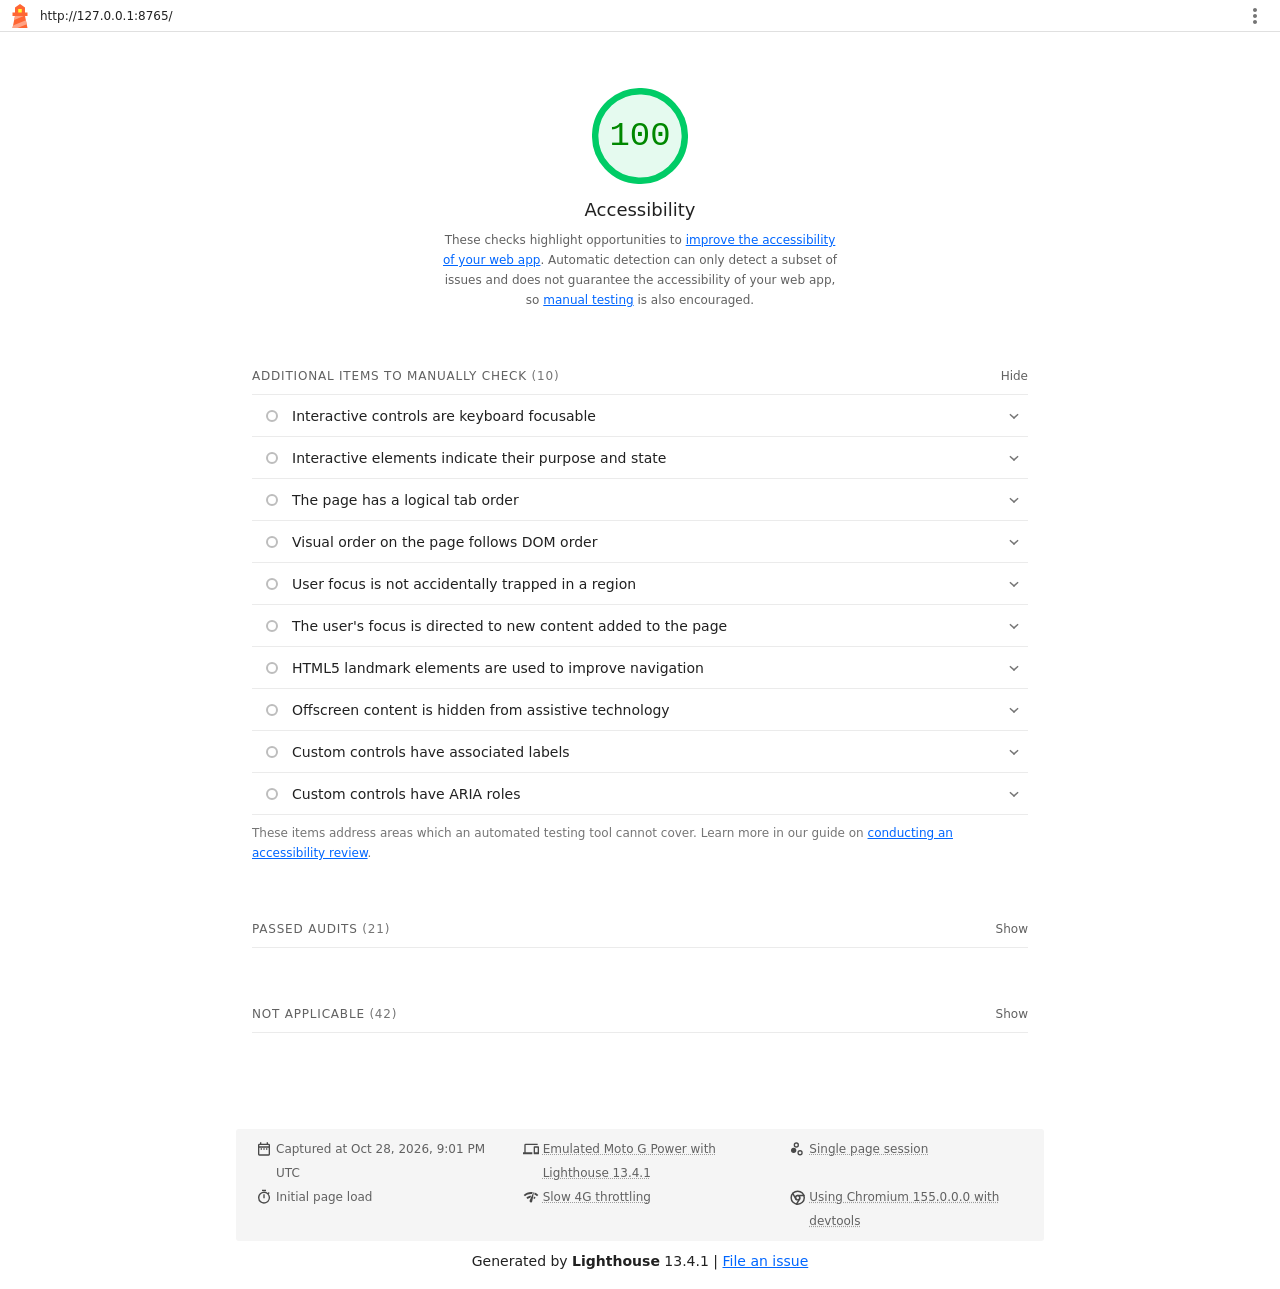
<file: lighthouse/index-accesseibility.html>
<!--
@license
Copyright 2018 Google LLC
SPDX-License-Identifier: Apache-2.0
-->
<!doctype html>
<html lang="en">
<head>
  <meta charset="utf-8">
  <meta name="viewport" content="width=device-width, initial-scale=1, minimum-scale=1">
  <link rel="icon" href='data:image/svg+xml;utf8,<svg fill="none" xmlns="http://www.w3.org/2000/svg" viewBox="0 0 48 48"><path d="m14 7 10-7 10 7v10h5v7h-5l5 24H9l5-24H9v-7h5V7Z" fill="%23F63"/><path d="M31.561 24H14l-1.689 8.105L31.561 24ZM18.983 48H9l1.022-4.907L35.723 32.27l1.663 7.98L18.983 48Z" fill="%23FFA385"/><path fill="%23FF3" d="M20.5 10h7v7h-7z"/></svg>'>
  <title>Lighthouse Report</title>
  <style>body {margin: 0}</style>
</head>
<body>
  <noscript>Lighthouse report requires JavaScript. Please enable.</noscript>

  <div id="lh-log"></div>

  <script>window.__LIGHTHOUSE_JSON__ = {"lighthouseVersion":"13.4.1","requestedUrl":"http://127.0.0.1:8765/","mainDocumentUrl":"http://127.0.0.1:8765/","finalDisplayedUrl":"http://127.0.0.1:8765/","finalUrl":"http://127.0.0.1:8765/","fetchTime":"2026-10-28T21:01:31.200Z","gatherMode":"navigation","runWarnings":[],"userAgent":"Mozilla/5.0 (Macintosh; Intel Mac OS X 10_15_7) AppleWebKit/537.36 (KHTML, like Gecko) Chrome/155.0.0.0 Safari/537.36","environment":{"networkUserAgent":"Mozilla/5.0 (Linux; Android 11; moto g power (2022)) AppleWebKit/537.36 (KHTML, like Gecko) Chrome/155.0.0.0 Mobile Safari/537.36","hostUserAgent":"Mozilla/5.0 (Macintosh; Intel Mac OS X 10_15_7) AppleWebKit/537.36 (KHTML, like Gecko) Chrome/155.0.0.0 Safari/537.36","benchmarkIndex":4064.5,"credits":{"axe-core":"4.12.1"}},"audits":{"accesskeys":{"id":"accesskeys","title":"`[accesskey]` values are unique","description":"Access keys let users quickly focus a part of the page. For proper navigation, each access key must be unique. [Learn more about access keys](https://dequeuniversity.com/rules/axe/4.12/accesskeys).","score":null,"scoreDisplayMode":"notApplicable"},"aria-allowed-attr":{"id":"aria-allowed-attr","title":"`[aria-*]` attributes match their roles","description":"Each ARIA `role` supports a specific subset of `aria-*` attributes. Mismatching these invalidates the `aria-*` attributes. [Learn how to match ARIA attributes to their roles](https://dequeuniversity.com/rules/axe/4.12/aria-allowed-attr).","score":1,"scoreDisplayMode":"binary","details":{"type":"table","headings":[{"key":"node","valueType":"node","subItemsHeading":{"key":"relatedNode","valueType":"node"},"label":"Failing Elements"}],"items":[]}},"aria-allowed-role":{"id":"aria-allowed-role","title":"Uses ARIA roles only on compatible elements","description":"Many HTML elements can only be assigned certain ARIA roles. Using ARIA roles where they are not allowed can interfere with the accessibility of the web page. [Learn more about ARIA roles](https://dequeuniversity.com/rules/axe/4.12/aria-allowed-role).","score":null,"scoreDisplayMode":"notApplicable"},"aria-command-name":{"id":"aria-command-name","title":"`button`, `link`, and `menuitem` elements have accessible names","description":"When an element doesn't have an accessible name, screen readers announce it with a generic name, making it unusable for users who rely on screen readers. [Learn how to make command elements more accessible](https://dequeuniversity.com/rules/axe/4.12/aria-command-name).","score":null,"scoreDisplayMode":"notApplicable"},"aria-conditional-attr":{"id":"aria-conditional-attr","title":"ARIA attributes are used as specified for the element's role","description":"Some ARIA attributes are only allowed on an element under certain conditions. [Learn more about conditional ARIA attributes](https://dequeuniversity.com/rules/axe/4.12/aria-conditional-attr).","score":1,"scoreDisplayMode":"binary","details":{"type":"table","headings":[{"key":"node","valueType":"node","subItemsHeading":{"key":"relatedNode","valueType":"node"},"label":"Failing Elements"}],"items":[]}},"aria-deprecated-role":{"id":"aria-deprecated-role","title":"Deprecated ARIA roles were not used","description":"Deprecated ARIA roles may not be processed correctly by assistive technology. [Learn more about deprecated ARIA roles](https://dequeuniversity.com/rules/axe/4.12/aria-deprecated-role).","score":null,"scoreDisplayMode":"notApplicable"},"aria-dialog-name":{"id":"aria-dialog-name","title":"Elements with `role=\"dialog\"` or `role=\"alertdialog\"` have accessible names.","description":"ARIA dialog elements without accessible names may prevent screen readers users from discerning the purpose of these elements. [Learn how to make ARIA dialog elements more accessible](https://dequeuniversity.com/rules/axe/4.12/aria-dialog-name).","score":null,"scoreDisplayMode":"notApplicable"},"aria-hidden-body":{"id":"aria-hidden-body","title":"`[aria-hidden=\"true\"]` is not present on the document `\u003cbody>`","description":"Assistive technologies, like screen readers, work inconsistently when `aria-hidden=\"true\"` is set on the document `\u003cbody>`. [Learn how `aria-hidden` affects the document body](https://dequeuniversity.com/rules/axe/4.12/aria-hidden-body).","score":1,"scoreDisplayMode":"binary","details":{"type":"table","headings":[{"key":"node","valueType":"node","subItemsHeading":{"key":"relatedNode","valueType":"node"},"label":"Failing Elements"}],"items":[]}},"aria-hidden-focus":{"id":"aria-hidden-focus","title":"`[aria-hidden=\"true\"]` elements do not contain focusable descendents","description":"Focusable descendents within an `[aria-hidden=\"true\"]` element prevent those interactive elements from being available to users of assistive technologies like screen readers. [Learn how `aria-hidden` affects focusable elements](https://dequeuniversity.com/rules/axe/4.12/aria-hidden-focus).","score":null,"scoreDisplayMode":"notApplicable"},"aria-input-field-name":{"id":"aria-input-field-name","title":"ARIA input fields have accessible names","description":"When an input field doesn't have an accessible name, screen readers announce it with a generic name, making it unusable for users who rely on screen readers. [Learn more about input field labels](https://dequeuniversity.com/rules/axe/4.12/aria-input-field-name).","score":null,"scoreDisplayMode":"notApplicable"},"aria-meter-name":{"id":"aria-meter-name","title":"ARIA `meter` elements have accessible names","description":"When a meter element doesn't have an accessible name, screen readers announce it with a generic name, making it unusable for users who rely on screen readers. [Learn how to name `meter` elements](https://dequeuniversity.com/rules/axe/4.12/aria-meter-name).","score":null,"scoreDisplayMode":"notApplicable"},"aria-progressbar-name":{"id":"aria-progressbar-name","title":"ARIA `progressbar` elements have accessible names","description":"When a `progressbar` element doesn't have an accessible name, screen readers announce it with a generic name, making it unusable for users who rely on screen readers. [Learn how to label `progressbar` elements](https://dequeuniversity.com/rules/axe/4.12/aria-progressbar-name).","score":null,"scoreDisplayMode":"notApplicable"},"aria-prohibited-attr":{"id":"aria-prohibited-attr","title":"Elements use only permitted ARIA attributes","description":"Using ARIA attributes in roles where they are prohibited can mean that important information is not communicated to users of assistive technologies. [Learn more about prohibited ARIA roles](https://dequeuniversity.com/rules/axe/4.12/aria-prohibited-attr).","score":1,"scoreDisplayMode":"binary","details":{"type":"table","headings":[{"key":"node","valueType":"node","subItemsHeading":{"key":"relatedNode","valueType":"node"},"label":"Failing Elements"}],"items":[]}},"aria-required-attr":{"id":"aria-required-attr","title":"`[role]`s have all required `[aria-*]` attributes","description":"Some ARIA roles have required attributes that describe the state of the element to screen readers. [Learn more about roles and required attributes](https://dequeuniversity.com/rules/axe/4.12/aria-required-attr).","score":null,"scoreDisplayMode":"notApplicable"},"aria-required-children":{"id":"aria-required-children","title":"Elements with an ARIA `[role]` that require children to contain a specific `[role]` have all required children.","description":"Some ARIA parent roles must contain specific child roles to perform their intended accessibility functions. [Learn more about roles and required children elements](https://dequeuniversity.com/rules/axe/4.12/aria-required-children).","score":null,"scoreDisplayMode":"notApplicable"},"aria-required-parent":{"id":"aria-required-parent","title":"`[role]`s are contained by their required parent element","description":"Some ARIA child roles must be contained by specific parent roles to properly perform their intended accessibility functions. [Learn more about ARIA roles and required parent element](https://dequeuniversity.com/rules/axe/4.12/aria-required-parent).","score":null,"scoreDisplayMode":"notApplicable"},"aria-roles":{"id":"aria-roles","title":"`[role]` values are valid","description":"ARIA roles must have valid values in order to perform their intended accessibility functions. [Learn more about valid ARIA roles](https://dequeuniversity.com/rules/axe/4.12/aria-roles).","score":null,"scoreDisplayMode":"notApplicable"},"aria-text":{"id":"aria-text","title":"Elements with the `role=text` attribute do not have focusable descendents.","description":"Adding `role=text` around a text node split by markup enables VoiceOver to treat it as one phrase, but the element's focusable descendents will not be announced. [Learn more about the `role=text` attribute](https://dequeuniversity.com/rules/axe/4.12/aria-text).","score":null,"scoreDisplayMode":"notApplicable"},"aria-toggle-field-name":{"id":"aria-toggle-field-name","title":"ARIA toggle fields have accessible names","description":"When a toggle field doesn't have an accessible name, screen readers announce it with a generic name, making it unusable for users who rely on screen readers. [Learn more about toggle fields](https://dequeuniversity.com/rules/axe/4.12/aria-toggle-field-name).","score":null,"scoreDisplayMode":"notApplicable"},"aria-tooltip-name":{"id":"aria-tooltip-name","title":"ARIA `tooltip` elements have accessible names","description":"When a tooltip element doesn't have an accessible name, screen readers announce it with a generic name, making it unusable for users who rely on screen readers. [Learn how to name `tooltip` elements](https://dequeuniversity.com/rules/axe/4.12/aria-tooltip-name).","score":null,"scoreDisplayMode":"notApplicable"},"aria-treeitem-name":{"id":"aria-treeitem-name","title":"ARIA `treeitem` elements have accessible names","description":"When a `treeitem` element doesn't have an accessible name, screen readers announce it with a generic name, making it unusable for users who rely on screen readers. [Learn more about labeling `treeitem` elements](https://dequeuniversity.com/rules/axe/4.12/aria-treeitem-name).","score":null,"scoreDisplayMode":"notApplicable"},"aria-valid-attr-value":{"id":"aria-valid-attr-value","title":"`[aria-*]` attributes have valid values","description":"Assistive technologies, like screen readers, can't interpret ARIA attributes with invalid values. [Learn more about valid values for ARIA attributes](https://dequeuniversity.com/rules/axe/4.12/aria-valid-attr-value).","score":1,"scoreDisplayMode":"binary","details":{"type":"table","headings":[{"key":"node","valueType":"node","subItemsHeading":{"key":"relatedNode","valueType":"node"},"label":"Failing Elements"}],"items":[]}},"aria-valid-attr":{"id":"aria-valid-attr","title":"`[aria-*]` attributes are valid and not misspelled","description":"Assistive technologies, like screen readers, can't interpret ARIA attributes with invalid names. [Learn more about valid ARIA attributes](https://dequeuniversity.com/rules/axe/4.12/aria-valid-attr).","score":1,"scoreDisplayMode":"binary","details":{"type":"table","headings":[{"key":"node","valueType":"node","subItemsHeading":{"key":"relatedNode","valueType":"node"},"label":"Failing Elements"}],"items":[]}},"button-name":{"id":"button-name","title":"Buttons have an accessible name","description":"When a button doesn't have an accessible name, screen readers announce it as \"button\", making it unusable for users who rely on screen readers. [Learn how to make buttons more accessible](https://dequeuniversity.com/rules/axe/4.12/button-name).","score":1,"scoreDisplayMode":"binary","details":{"type":"table","headings":[{"key":"node","valueType":"node","subItemsHeading":{"key":"relatedNode","valueType":"node"},"label":"Failing Elements"}],"items":[]}},"bypass":{"id":"bypass","title":"The page contains a heading, skip link, or landmark region","description":"Adding ways to bypass repetitive content lets keyboard users navigate the page more efficiently. [Learn more about bypass blocks](https://dequeuniversity.com/rules/axe/4.12/bypass).","score":null,"scoreDisplayMode":"notApplicable"},"color-contrast":{"id":"color-contrast","title":"Background and foreground colors have a sufficient contrast ratio","description":"Low-contrast text is difficult or impossible for many users to read. [Learn how to provide sufficient color contrast](https://dequeuniversity.com/rules/axe/4.12/color-contrast).","score":1,"scoreDisplayMode":"binary","details":{"type":"table","headings":[{"key":"node","valueType":"node","subItemsHeading":{"key":"relatedNode","valueType":"node"},"label":"Failing Elements"}],"items":[]}},"definition-list":{"id":"definition-list","title":"`\u003cdl>`'s contain only properly-ordered `\u003cdt>` and `\u003cdd>` groups, `\u003cscript>`, `\u003ctemplate>` or `\u003cdiv>` elements.","description":"When definition lists are not properly marked up, screen readers may produce confusing or inaccurate output. [Learn how to structure definition lists correctly](https://dequeuniversity.com/rules/axe/4.12/definition-list).","score":null,"scoreDisplayMode":"notApplicable"},"dlitem":{"id":"dlitem","title":"Definition list items are wrapped in `\u003cdl>` elements","description":"Definition list items (`\u003cdt>` and `\u003cdd>`) must be wrapped in a parent `\u003cdl>` element to ensure that screen readers can properly announce them. [Learn how to structure definition lists correctly](https://dequeuniversity.com/rules/axe/4.12/dlitem).","score":null,"scoreDisplayMode":"notApplicable"},"document-title":{"id":"document-title","title":"Document has a `\u003ctitle>` element","description":"The title gives screen reader users an overview of the page, and search engine users rely on it heavily to determine if a page is relevant to their search. [Learn more about document titles](https://dequeuniversity.com/rules/axe/4.12/document-title).","score":1,"scoreDisplayMode":"binary","details":{"type":"table","headings":[{"key":"node","valueType":"node","subItemsHeading":{"key":"relatedNode","valueType":"node"},"label":"Failing Elements"}],"items":[]}},"duplicate-id-aria":{"id":"duplicate-id-aria","title":"ARIA IDs are unique","description":"The value of an ARIA ID must be unique to prevent other instances from being overlooked by assistive technologies. [Learn how to fix duplicate ARIA IDs](https://dequeuniversity.com/rules/axe/4.12/duplicate-id-aria).","score":null,"scoreDisplayMode":"notApplicable"},"empty-heading":{"id":"empty-heading","title":"All heading elements contain content.","description":"A heading with no content or inaccessible text prevent screen reader users from accessing information on the page's structure. [Learn more about headings](https://dequeuniversity.com/rules/axe/4.12/empty-heading).","score":null,"scoreDisplayMode":"notApplicable"},"form-field-multiple-labels":{"id":"form-field-multiple-labels","title":"No form fields have multiple labels","description":"Form fields with multiple labels can be confusingly announced by assistive technologies like screen readers which use either the first, the last, or all of the labels. [Learn how to use form labels](https://dequeuniversity.com/rules/axe/4.12/form-field-multiple-labels).","score":null,"scoreDisplayMode":"notApplicable"},"frame-title":{"id":"frame-title","title":"`\u003cframe>` or `\u003ciframe>` elements have a title","description":"Screen reader users rely on frame titles to describe the contents of frames. [Learn more about frame titles](https://dequeuniversity.com/rules/axe/4.12/frame-title).","score":null,"scoreDisplayMode":"notApplicable"},"heading-order":{"id":"heading-order","title":"Heading elements appear in a sequentially-descending order","description":"Properly ordered headings that do not skip levels convey the semantic structure of the page, making it easier to navigate and understand when using assistive technologies. [Learn more about heading order](https://dequeuniversity.com/rules/axe/4.12/heading-order).","score":1,"scoreDisplayMode":"binary","details":{"type":"table","headings":[{"key":"node","valueType":"node","subItemsHeading":{"key":"relatedNode","valueType":"node"},"label":"Failing Elements"}],"items":[]}},"html-has-lang":{"id":"html-has-lang","title":"`\u003chtml>` element has a `[lang]` attribute","description":"If a page doesn't specify a `lang` attribute, a screen reader assumes that the page is in the default language that the user chose when setting up the screen reader. If the page isn't actually in the default language, then the screen reader might not announce the page's text correctly. [Learn more about the `lang` attribute](https://dequeuniversity.com/rules/axe/4.12/html-has-lang).","score":1,"scoreDisplayMode":"binary","details":{"type":"table","headings":[{"key":"node","valueType":"node","subItemsHeading":{"key":"relatedNode","valueType":"node"},"label":"Failing Elements"}],"items":[]}},"html-lang-valid":{"id":"html-lang-valid","title":"`\u003chtml>` element has a valid value for its `[lang]` attribute","description":"Specifying a valid [BCP 47 language](https://www.w3.org/International/questions/qa-choosing-language-tags#question) helps screen readers announce text properly. [Learn how to use the `lang` attribute](https://dequeuniversity.com/rules/axe/4.12/html-lang-valid).","score":1,"scoreDisplayMode":"binary","details":{"type":"table","headings":[{"key":"node","valueType":"node","subItemsHeading":{"key":"relatedNode","valueType":"node"},"label":"Failing Elements"}],"items":[]}},"html-xml-lang-mismatch":{"id":"html-xml-lang-mismatch","title":"`\u003chtml>` element has an `[xml:lang]` attribute with the same base language as the `[lang]` attribute.","description":"If the webpage does not specify a consistent language, then the screen reader might not announce the page's text correctly. [Learn more about the `lang` attribute](https://dequeuniversity.com/rules/axe/4.12/html-xml-lang-mismatch).","score":null,"scoreDisplayMode":"notApplicable"},"identical-links-same-purpose":{"id":"identical-links-same-purpose","title":"Identical links have the same purpose.","description":"Links with the same destination should have the same description, to help users understand the link's purpose and decide whether to follow it. [Learn more about identical links](https://dequeuniversity.com/rules/axe/4.12/identical-links-same-purpose).","score":null,"scoreDisplayMode":"notApplicable"},"image-alt":{"id":"image-alt","title":"Image elements have `[alt]` attributes","description":"Informative elements should aim for short, descriptive alternate text. Decorative elements can be ignored with an empty alt attribute. [Learn more about the `alt` attribute](https://dequeuniversity.com/rules/axe/4.12/image-alt).","score":1,"scoreDisplayMode":"binary","details":{"type":"table","headings":[{"key":"node","valueType":"node","subItemsHeading":{"key":"relatedNode","valueType":"node"},"label":"Failing Elements"}],"items":[]}},"image-redundant-alt":{"id":"image-redundant-alt","title":"Image elements do not have `[alt]` attributes that are redundant text.","description":"Informative elements should aim for short, descriptive alternative text. Alternative text that is exactly the same as the text adjacent to the link or image is potentially confusing for screen reader users, because the text will be read twice. [Learn more about the `alt` attribute](https://dequeuniversity.com/rules/axe/4.12/image-redundant-alt).","score":null,"scoreDisplayMode":"notApplicable"},"input-button-name":{"id":"input-button-name","title":"Input buttons have discernible text.","description":"Adding discernable and accessible text to input buttons may help screen reader users understand the purpose of the input button. [Learn more about input buttons](https://dequeuniversity.com/rules/axe/4.12/input-button-name).","score":null,"scoreDisplayMode":"notApplicable"},"input-image-alt":{"id":"input-image-alt","title":"`\u003cinput type=\"image\">` elements have `[alt]` text","description":"When an image is being used as an `\u003cinput>` button, providing alternative text can help screen reader users understand the purpose of the button. [Learn about input image alt text](https://dequeuniversity.com/rules/axe/4.12/input-image-alt).","score":null,"scoreDisplayMode":"notApplicable"},"label-content-name-mismatch":{"id":"label-content-name-mismatch","title":"Elements with visible text labels have matching accessible names.","description":"Visible text labels that do not match the accessible name can result in a confusing experience for screen reader users. [Learn more about accessible names](https://dequeuniversity.com/rules/axe/4.12/label-content-name-mismatch).","score":1,"scoreDisplayMode":"binary","details":{"type":"table","headings":[{"key":"node","valueType":"node","subItemsHeading":{"key":"relatedNode","valueType":"node"},"label":"Failing Elements"}],"items":[]}},"label":{"id":"label","title":"Form elements have associated labels","description":"Labels ensure that form controls are announced properly by assistive technologies, like screen readers. [Learn more about form element labels](https://dequeuniversity.com/rules/axe/4.12/label).","score":null,"scoreDisplayMode":"notApplicable"},"landmark-one-main":{"id":"landmark-one-main","title":"Document has a main landmark.","description":"One main landmark helps screen reader users navigate a web page. [Learn more about landmarks](https://dequeuniversity.com/rules/axe/4.12/landmark-one-main).","score":1,"scoreDisplayMode":"binary","details":{"type":"table","headings":[{"key":"node","valueType":"node","subItemsHeading":{"key":"relatedNode","valueType":"node"},"label":"Failing Elements"}],"items":[]}},"link-name":{"id":"link-name","title":"Links have a discernible name","description":"Link text (and alternate text for images, when used as links) that is discernible, unique, and focusable improves the navigation experience for screen reader users. [Learn how to make links accessible](https://dequeuniversity.com/rules/axe/4.12/link-name).","score":1,"scoreDisplayMode":"binary","details":{"type":"table","headings":[{"key":"node","valueType":"node","subItemsHeading":{"key":"relatedNode","valueType":"node"},"label":"Failing Elements"}],"items":[]}},"link-in-text-block":{"id":"link-in-text-block","title":"Links are distinguishable without relying on color.","description":"Low-contrast text is difficult or impossible for many users to read. Link text that is discernible improves the experience for users with low vision. [Learn how to make links distinguishable](https://dequeuniversity.com/rules/axe/4.12/link-in-text-block).","score":null,"scoreDisplayMode":"notApplicable"},"list":{"id":"list","title":"Lists contain only `\u003cli>` elements and script supporting elements (`\u003cscript>` and `\u003ctemplate>`).","description":"Screen readers have a specific way of announcing lists. Ensuring proper list structure aids screen reader output. [Learn more about proper list structure](https://dequeuniversity.com/rules/axe/4.12/list).","score":1,"scoreDisplayMode":"binary","details":{"type":"table","headings":[{"key":"node","valueType":"node","subItemsHeading":{"key":"relatedNode","valueType":"node"},"label":"Failing Elements"}],"items":[]}},"listitem":{"id":"listitem","title":"List items (`\u003cli>`) are contained within `\u003cul>`, `\u003col>` or `\u003cmenu>` parent elements","description":"Screen readers require list items (`\u003cli>`) to be contained within a parent `\u003cul>`, `\u003col>` or `\u003cmenu>` to be announced properly. [Learn more about proper list structure](https://dequeuniversity.com/rules/axe/4.12/listitem).","score":1,"scoreDisplayMode":"binary","details":{"type":"table","headings":[{"key":"node","valueType":"node","subItemsHeading":{"key":"relatedNode","valueType":"node"},"label":"Failing Elements"}],"items":[]}},"meta-refresh":{"id":"meta-refresh","title":"The document does not use `\u003cmeta http-equiv=\"refresh\">`","description":"Users do not expect a page to refresh automatically, and doing so will move focus back to the top of the page. This may create a frustrating or confusing experience. [Learn more about the refresh meta tag](https://dequeuniversity.com/rules/axe/4.12/meta-refresh).","score":null,"scoreDisplayMode":"notApplicable"},"meta-viewport":{"id":"meta-viewport","title":"`[user-scalable=\"no\"]` is not used in the `\u003cmeta name=\"viewport\">` element and the `[maximum-scale]` attribute is not less than 5.","description":"Disabling zooming is problematic for users with low vision who rely on screen magnification to properly see the contents of a web page. [Learn more about the viewport meta tag](https://dequeuniversity.com/rules/axe/4.12/meta-viewport).","score":1,"scoreDisplayMode":"binary","details":{"type":"table","headings":[{"key":"node","valueType":"node","subItemsHeading":{"key":"relatedNode","valueType":"node"},"label":"Failing Elements"}],"items":[]}},"object-alt":{"id":"object-alt","title":"`\u003cobject>` elements have alternate text","description":"Screen readers cannot translate non-text content. Adding alternate text to `\u003cobject>` elements helps screen readers convey meaning to users. [Learn more about alt text for `object` elements](https://dequeuniversity.com/rules/axe/4.12/object-alt).","score":null,"scoreDisplayMode":"notApplicable"},"select-name":{"id":"select-name","title":"Select elements have associated label elements.","description":"Form elements without effective labels can create frustrating experiences for screen reader users. [Learn more about the `select` element](https://dequeuniversity.com/rules/axe/4.12/select-name).","score":null,"scoreDisplayMode":"notApplicable"},"skip-link":{"id":"skip-link","title":"Skip links are focusable.","description":"Including a skip link can help users skip to the main content to save time. [Learn more about skip links](https://dequeuniversity.com/rules/axe/4.12/skip-link).","score":1,"scoreDisplayMode":"binary","details":{"type":"table","headings":[{"key":"node","valueType":"node","subItemsHeading":{"key":"relatedNode","valueType":"node"},"label":"Failing Elements"}],"items":[]}},"tabindex":{"id":"tabindex","title":"No element has a `[tabindex]` value greater than 0","description":"A value greater than 0 implies an explicit navigation ordering. Although technically valid, this often creates frustrating experiences for users who rely on assistive technologies. [Learn more about the `tabindex` attribute](https://dequeuniversity.com/rules/axe/4.12/tabindex).","score":1,"scoreDisplayMode":"binary","details":{"type":"table","headings":[{"key":"node","valueType":"node","subItemsHeading":{"key":"relatedNode","valueType":"node"},"label":"Failing Elements"}],"items":[]}},"table-duplicate-name":{"id":"table-duplicate-name","title":"Tables have different content in the summary attribute and `\u003ccaption>`.","description":"The summary attribute should describe the table structure, while `\u003ccaption>` should have the onscreen title. Accurate table mark-up helps users of screen readers. [Learn more about summary and caption](https://dequeuniversity.com/rules/axe/4.12/table-duplicate-name).","score":null,"scoreDisplayMode":"notApplicable"},"table-fake-caption":{"id":"table-fake-caption","title":"Tables use `\u003ccaption>` instead of cells with the `[colspan]` attribute to indicate a caption.","description":"Screen readers have features to make navigating tables easier. Ensuring that tables use the actual caption element instead of cells with the `[colspan]` attribute may improve the experience for screen reader users. [Learn more about captions](https://dequeuniversity.com/rules/axe/4.12/table-fake-caption).","score":null,"scoreDisplayMode":"notApplicable"},"target-size":{"id":"target-size","title":"Touch targets have sufficient size and spacing.","description":"Touch targets with sufficient size and spacing help users who may have difficulty targeting small controls to activate the targets. [Learn more about touch targets](https://dequeuniversity.com/rules/axe/4.12/target-size).","score":1,"scoreDisplayMode":"binary","details":{"type":"table","headings":[{"key":"node","valueType":"node","subItemsHeading":{"key":"relatedNode","valueType":"node"},"label":"Failing Elements"}],"items":[]}},"td-has-header":{"id":"td-has-header","title":"`\u003ctd>` elements in a large `\u003ctable>` have one or more table headers.","description":"Screen readers have features to make navigating tables easier. Ensuring that `\u003ctd>` elements in a large table (3 or more cells in width and height) have an associated table header may improve the experience for screen reader users. [Learn more about table headers](https://dequeuniversity.com/rules/axe/4.12/td-has-header).","score":null,"scoreDisplayMode":"notApplicable"},"td-headers-attr":{"id":"td-headers-attr","title":"Cells in a `\u003ctable>` element that use the `[headers]` attribute refer to table cells within the same table.","description":"Screen readers have features to make navigating tables easier. Ensuring `\u003ctd>` cells using the `[headers]` attribute only refer to other cells in the same table may improve the experience for screen reader users. [Learn more about the `headers` attribute](https://dequeuniversity.com/rules/axe/4.12/td-headers-attr).","score":null,"scoreDisplayMode":"notApplicable"},"th-has-data-cells":{"id":"th-has-data-cells","title":"`\u003cth>` elements and elements with `[role=\"columnheader\"/\"rowheader\"]` have data cells they describe.","description":"Screen readers have features to make navigating tables easier. Ensuring table headers always refer to some set of cells may improve the experience for screen reader users. [Learn more about table headers](https://dequeuniversity.com/rules/axe/4.12/th-has-data-cells).","score":null,"scoreDisplayMode":"notApplicable"},"valid-lang":{"id":"valid-lang","title":"`[lang]` attributes have a valid value","description":"Specifying a valid [BCP 47 language](https://www.w3.org/International/questions/qa-choosing-language-tags#question) on elements helps ensure that text is pronounced correctly by a screen reader. [Learn how to use the `lang` attribute](https://dequeuniversity.com/rules/axe/4.12/valid-lang).","score":null,"scoreDisplayMode":"notApplicable"},"video-caption":{"id":"video-caption","title":"`\u003cvideo>` elements contain a `\u003ctrack>` element with `[kind=\"captions\"]`","description":"When a video provides a caption it is easier for deaf and hearing impaired users to access its information. [Learn more about video captions](https://dequeuniversity.com/rules/axe/4.12/video-caption).","score":null,"scoreDisplayMode":"notApplicable"},"custom-controls-labels":{"id":"custom-controls-labels","title":"Custom controls have associated labels","description":"Custom interactive controls have associated labels, provided by aria-label or aria-labelledby. [Learn more about custom controls and labels](https://developer.chrome.com/docs/lighthouse/accessibility/custom-controls-labels/).","score":null,"scoreDisplayMode":"manual"},"custom-controls-roles":{"id":"custom-controls-roles","title":"Custom controls have ARIA roles","description":"Custom interactive controls have appropriate ARIA roles. [Learn how to add roles to custom controls](https://developer.chrome.com/docs/lighthouse/accessibility/custom-control-roles/).","score":null,"scoreDisplayMode":"manual"},"focus-traps":{"id":"focus-traps","title":"User focus is not accidentally trapped in a region","description":"A user can tab into and out of any control or region without accidentally trapping their focus. [Learn how to avoid focus traps](https://developer.chrome.com/docs/lighthouse/accessibility/focus-traps/).","score":null,"scoreDisplayMode":"manual"},"focusable-controls":{"id":"focusable-controls","title":"Interactive controls are keyboard focusable","description":"Custom interactive controls are keyboard focusable and display a focus indicator. [Learn how to make custom controls focusable](https://developer.chrome.com/docs/lighthouse/accessibility/focusable-controls/).","score":null,"scoreDisplayMode":"manual"},"interactive-element-affordance":{"id":"interactive-element-affordance","title":"Interactive elements indicate their purpose and state","description":"Interactive elements, such as links and buttons, should indicate their state and be distinguishable from non-interactive elements. [Learn how to decorate interactive elements with affordance hints](https://developer.chrome.com/docs/lighthouse/accessibility/interactive-element-affordance/).","score":null,"scoreDisplayMode":"manual"},"logical-tab-order":{"id":"logical-tab-order","title":"The page has a logical tab order","description":"Tabbing through the page follows the visual layout. Users cannot focus elements that are offscreen. [Learn more about logical tab ordering](https://developer.chrome.com/docs/lighthouse/accessibility/logical-tab-order/).","score":null,"scoreDisplayMode":"manual"},"managed-focus":{"id":"managed-focus","title":"The user's focus is directed to new content added to the page","description":"If new content, such as a dialog, is added to the page, the user's focus is directed to it. [Learn how to direct focus to new content](https://developer.chrome.com/docs/lighthouse/accessibility/managed-focus/).","score":null,"scoreDisplayMode":"manual"},"offscreen-content-hidden":{"id":"offscreen-content-hidden","title":"Offscreen content is hidden from assistive technology","description":"Offscreen content is hidden with display: none or aria-hidden=true. [Learn how to properly hide offscreen content](https://developer.chrome.com/docs/lighthouse/accessibility/offscreen-content-hidden/).","score":null,"scoreDisplayMode":"manual"},"use-landmarks":{"id":"use-landmarks","title":"HTML5 landmark elements are used to improve navigation","description":"Landmark elements (`\u003cmain>`, `\u003cnav>`, etc.) are used to improve the keyboard navigation of the page for assistive technology. [Learn more about landmark elements](https://developer.chrome.com/docs/lighthouse/accessibility/use-landmarks/).","score":null,"scoreDisplayMode":"manual"},"visual-order-follows-dom":{"id":"visual-order-follows-dom","title":"Visual order on the page follows DOM order","description":"DOM order matches the visual order, improving navigation for assistive technology. [Learn more about DOM and visual ordering](https://developer.chrome.com/docs/lighthouse/accessibility/visual-order-follows-dom/).","score":null,"scoreDisplayMode":"manual"},"autocomplete-valid":{"id":"autocomplete-valid","title":"`autocomplete` attributes are used correctly","description":"The `autocomplete` attribute values must be valid and correctly applied for screen readers to function correctly. [Learn more about valid autocomplete values](https://dequeuniversity.com/rules/axe/4.12/autocomplete-valid).","score":null,"scoreDisplayMode":"notApplicable"},"presentation-role-conflict":{"id":"presentation-role-conflict","title":"Elements with `role=\"none\"` or `role=\"presentation\"` do not have conflicts","description":"There are certain cases where the semantic role of an element with `role=\"none\"` or `role=\"presentation\"` does not resolve to none or presentation. To ensure the element remains removed from the accessibility tree, you should not add any global ARIA attributes to the element or make it focusable. [Learn more about presentation role conflict](https://dequeuniversity.com/rules/axe/4.12/presentation-role-conflict).","score":null,"scoreDisplayMode":"notApplicable"},"svg-img-alt":{"id":"svg-img-alt","title":"SVG elements with an `img` role have an accessible text alternative","description":"Ensures SVG elements with an `img`, `graphics-document` or `graphics-symbol` role have an accessible text alternative. [Learn more about SVG alt text](https://dequeuniversity.com/rules/axe/4.12/svg-img-alt).","score":null,"scoreDisplayMode":"notApplicable"}},"configSettings":{"output":"json","maxWaitForFcp":30000,"maxWaitForLoad":45000,"pauseAfterFcpMs":1000,"pauseAfterLoadMs":1000,"networkQuietThresholdMs":1000,"cpuQuietThresholdMs":1000,"formFactor":"mobile","throttling":{"rttMs":150,"throughputKbps":1638.4,"requestLatencyMs":562.5,"downloadThroughputKbps":1474.5600000000002,"uploadThroughputKbps":675,"cpuSlowdownMultiplier":4},"throttlingMethod":"simulate","screenEmulation":{"mobile":true,"width":412,"height":823,"deviceScaleFactor":1.75,"disabled":true},"emulatedUserAgent":"Mozilla/5.0 (Linux; Android 11; moto g power (2022)) AppleWebKit/537.36 (KHTML, like Gecko) Chrome/136.0.0.0 Mobile Safari/537.36","auditMode":false,"gatherMode":false,"clearStorageTypes":["file_systems","shader_cache","service_workers","cache_storage"],"disableStorageReset":false,"debugNavigation":false,"channel":"devtools","usePassiveGathering":false,"disableFullPageScreenshot":false,"skipAboutBlank":false,"blankPage":"about:blank","ignoreStatusCode":true,"locale":"en-US","blockedUrlPatterns":null,"additionalTraceCategories":"","extraHeaders":null,"precomputedLanternData":null,"onlyAudits":null,"onlyCategories":["accessibility"],"skipAudits":null},"categories":{"accessibility":{"title":"Accessibility","description":"These checks highlight opportunities to [improve the accessibility of your web app](https://developer.chrome.com/docs/lighthouse/accessibility/). Automatic detection can only detect a subset of issues and does not guarantee the accessibility of your web app, so [manual testing](https://web.dev/articles/how-to-review) is also encouraged.","manualDescription":"These items address areas which an automated testing tool cannot cover. Learn more in our guide on [conducting an accessibility review](https://web.dev/articles/how-to-review).","supportedModes":["navigation","snapshot"],"auditRefs":[{"id":"accesskeys","weight":0,"group":"a11y-navigation"},{"id":"aria-allowed-attr","weight":10,"group":"a11y-aria"},{"id":"aria-command-name","weight":0,"group":"a11y-aria"},{"id":"aria-conditional-attr","weight":7,"group":"a11y-aria"},{"id":"aria-deprecated-role","weight":0,"group":"a11y-aria"},{"id":"aria-dialog-name","weight":0,"group":"a11y-aria"},{"id":"aria-hidden-body","weight":10,"group":"a11y-aria"},{"id":"aria-hidden-focus","weight":0,"group":"a11y-aria"},{"id":"aria-input-field-name","weight":0,"group":"a11y-aria"},{"id":"aria-meter-name","weight":0,"group":"a11y-aria"},{"id":"aria-progressbar-name","weight":0,"group":"a11y-aria"},{"id":"aria-prohibited-attr","weight":7,"group":"a11y-aria"},{"id":"aria-required-attr","weight":0,"group":"a11y-aria"},{"id":"aria-required-children","weight":0,"group":"a11y-aria"},{"id":"aria-required-parent","weight":0,"group":"a11y-aria"},{"id":"aria-roles","weight":0,"group":"a11y-aria"},{"id":"aria-text","weight":0,"group":"a11y-aria"},{"id":"aria-toggle-field-name","weight":0,"group":"a11y-aria"},{"id":"aria-tooltip-name","weight":0,"group":"a11y-aria"},{"id":"aria-treeitem-name","weight":0,"group":"a11y-aria"},{"id":"aria-valid-attr-value","weight":10,"group":"a11y-aria"},{"id":"aria-valid-attr","weight":10,"group":"a11y-aria"},{"id":"button-name","weight":10,"group":"a11y-names-labels"},{"id":"bypass","weight":0,"group":"a11y-navigation"},{"id":"color-contrast","weight":7,"group":"a11y-color-contrast"},{"id":"definition-list","weight":0,"group":"a11y-tables-lists"},{"id":"dlitem","weight":0,"group":"a11y-tables-lists"},{"id":"document-title","weight":7,"group":"a11y-names-labels"},{"id":"duplicate-id-aria","weight":0,"group":"a11y-aria"},{"id":"form-field-multiple-labels","weight":0,"group":"a11y-names-labels"},{"id":"frame-title","weight":0,"group":"a11y-names-labels"},{"id":"heading-order","weight":3,"group":"a11y-navigation"},{"id":"html-has-lang","weight":7,"group":"a11y-language"},{"id":"html-lang-valid","weight":7,"group":"a11y-language"},{"id":"html-xml-lang-mismatch","weight":0,"group":"a11y-language"},{"id":"image-alt","weight":10,"group":"a11y-names-labels"},{"id":"input-button-name","weight":0,"group":"a11y-names-labels"},{"id":"input-image-alt","weight":0,"group":"a11y-names-labels"},{"id":"label","weight":0,"group":"a11y-names-labels"},{"id":"link-in-text-block","weight":0,"group":"a11y-color-contrast"},{"id":"link-name","weight":7,"group":"a11y-names-labels"},{"id":"list","weight":7,"group":"a11y-tables-lists"},{"id":"listitem","weight":7,"group":"a11y-tables-lists"},{"id":"meta-refresh","weight":0,"group":"a11y-best-practices"},{"id":"meta-viewport","weight":10,"group":"a11y-best-practices"},{"id":"object-alt","weight":0,"group":"a11y-names-labels"},{"id":"select-name","weight":0,"group":"a11y-names-labels"},{"id":"skip-link","weight":3,"group":"a11y-names-labels"},{"id":"tabindex","weight":7,"group":"a11y-navigation"},{"id":"target-size","weight":7,"group":"a11y-best-practices"},{"id":"td-headers-attr","weight":0,"group":"a11y-tables-lists"},{"id":"th-has-data-cells","weight":0,"group":"a11y-tables-lists"},{"id":"valid-lang","weight":0,"group":"a11y-language"},{"id":"video-caption","weight":0,"group":"a11y-audio-video"},{"id":"landmark-one-main","weight":3,"group":"a11y-best-practices"},{"id":"autocomplete-valid","weight":0,"group":"a11y-best-practices"},{"id":"presentation-role-conflict","weight":0,"group":"a11y-best-practices"},{"id":"svg-img-alt","weight":0,"group":"a11y-best-practices"},{"id":"focusable-controls","weight":0},{"id":"interactive-element-affordance","weight":0},{"id":"logical-tab-order","weight":0},{"id":"visual-order-follows-dom","weight":0},{"id":"focus-traps","weight":0},{"id":"managed-focus","weight":0},{"id":"use-landmarks","weight":0},{"id":"offscreen-content-hidden","weight":0},{"id":"custom-controls-labels","weight":0},{"id":"custom-controls-roles","weight":0},{"id":"table-duplicate-name","weight":0,"group":"a11y-best-practices"},{"id":"empty-heading","weight":0,"group":"a11y-best-practices"},{"id":"aria-allowed-role","weight":0,"group":"a11y-best-practices"},{"id":"image-redundant-alt","weight":0,"group":"a11y-names-labels"},{"id":"identical-links-same-purpose","weight":0,"group":"a11y-best-practices"},{"id":"label-content-name-mismatch","weight":0,"group":"hidden"},{"id":"table-fake-caption","weight":0,"group":"hidden"},{"id":"td-has-header","weight":0,"group":"hidden"}],"id":"accessibility","score":1}},"categoryGroups":{"metrics":{"title":"Metrics"},"insights":{"title":"Insights","description":"These insights are also available in the Chrome DevTools Performance Panel - [record a trace](https://developer.chrome.com/docs/devtools/performance/reference) to view more detailed information."},"diagnostics":{"title":"Diagnostics","description":"More information about the performance of your application. These numbers don't [directly affect](https://developer.chrome.com/docs/lighthouse/performance/performance-scoring/) the Performance score."},"a11y-best-practices":{"title":"Best practices","description":"These items highlight common accessibility best practices."},"a11y-color-contrast":{"title":"Contrast","description":"These are opportunities to improve the legibility of your content."},"a11y-names-labels":{"title":"Names and labels","description":"These are opportunities to improve the semantics of the controls in your application. This may enhance the experience for users of assistive technology, like a screen reader."},"a11y-navigation":{"title":"Navigation","description":"These are opportunities to improve keyboard navigation in your application."},"a11y-aria":{"title":"ARIA","description":"These are opportunities to improve the usage of ARIA in your application which may enhance the experience for users of assistive technology, like a screen reader."},"a11y-language":{"title":"Internationalization and localization","description":"These are opportunities to improve the interpretation of your content by users in different locales."},"a11y-audio-video":{"title":"Audio and video","description":"These are opportunities to provide alternative content for audio and video. This may improve the experience for users with hearing or vision impairments."},"a11y-tables-lists":{"title":"Tables and lists","description":"These are opportunities to improve the experience of reading tabular or list data using assistive technology, like a screen reader."},"seo-mobile":{"title":"Mobile Friendly","description":"Make sure your pages are mobile friendly so users don’t have to pinch or zoom in order to read the content pages. [Learn how to make pages mobile-friendly](https://developers.google.com/search/mobile-sites/)."},"seo-content":{"title":"Content Best Practices","description":"Format your HTML in a way that enables crawlers to better understand your app’s content."},"seo-crawl":{"title":"Crawling and Indexing","description":"To appear in search results, crawlers need access to your app."},"best-practices-trust-safety":{"title":"Trust and Safety"},"best-practices-ux":{"title":"User Experience"},"best-practices-browser-compat":{"title":"Browser Compatibility"},"best-practices-general":{"title":"General"},"webmcp":{"title":"WebMCP","description":"Audits validating WebMCP integration."},"agent-accessibility":{"title":"Agent Accessibility","description":"These audits highlight best practices for improving the accessibility of the website for AI agents."},"hidden":{"title":""}},"stackPacks":[],"entities":[{"name":"127.0.0.1","origins":["http://127.0.0.1:8765"],"isFirstParty":true,"isUnrecognized":true}],"fullPageScreenshot":{"screenshot":{"data":"[data-uri]","width":412,"height":3820},"nodes":{"1-0-P":{"id":"","top":231,"bottom":250,"left":36,"right":376,"width":340,"height":19},"1-1-SECTION":{"id":"","top":199,"bottom":774,"left":16,"right":396,"width":380,"height":575}}},"timing":{"entries":[{"startTime":86.4,"name":"lh:config","duration":83.1,"entryType":"measure"},{"startTime":87.4,"name":"lh:config:resolveArtifactsToDefns","duration":0.5,"entryType":"measure"},{"startTime":170.2,"name":"lh:runner:gather","duration":24153.1,"entryType":"measure"},{"startTime":170.4,"name":"lh:driver:connect","duration":4.9,"entryType":"measure"},{"startTime":175.4,"name":"lh:driver:navigate","duration":72.9,"entryType":"measure"},{"startTime":248.5,"name":"lh:gather:getBenchmarkIndex","duration":1007.6,"entryType":"measure"},{"startTime":1256.2,"name":"lh:gather:getVersion","duration":0.6,"entryType":"measure"},{"startTime":1256.8,"name":"lh:gather:getDevicePixelRatio","duration":3.4,"entryType":"measure"},{"startTime":1261,"name":"lh:prepare:navigationMode","duration":19312.3,"entryType":"measure"},{"startTime":1261.4,"name":"lh:gather:getVersion","duration":0.1,"entryType":"measure"},{"startTime":1269.3,"name":"lh:storage:clearDataForOrigin","duration":7.1,"entryType":"measure"},{"startTime":1276.5,"name":"lh:storage:clearBrowserCaches","duration":19296.2,"entryType":"measure"},{"startTime":20573,"name":"lh:gather:prepareThrottlingAndNetwork","duration":0.3,"entryType":"measure"},{"startTime":20578.1,"name":"lh:driver:navigate","duration":2426.5,"entryType":"measure"},{"startTime":23008.1,"name":"lh:computed:NetworkRecords","duration":1,"entryType":"measure"},{"startTime":23009.4,"name":"lh:gather:getArtifact:DevtoolsLog","duration":0.2,"entryType":"measure"},{"startTime":23009.7,"name":"lh:gather:getArtifact:Accessibility","duration":160.9,"entryType":"measure"},{"startTime":23170.6,"name":"lh:gather:getArtifact:NetworkUserAgent","duration":0.2,"entryType":"measure"},{"startTime":23170.8,"name":"lh:gather:getArtifact:Stacks","duration":7.5,"entryType":"measure"},{"startTime":23170.9,"name":"lh:gather:collectStacks","duration":7.4,"entryType":"measure"},{"startTime":23178.3,"name":"lh:gather:getArtifact:FullPageScreenshot","duration":1141,"entryType":"measure"},{"startTime":24323.5,"name":"lh:runner:audit","duration":119.5,"entryType":"measure"},{"startTime":24323.6,"name":"lh:runner:auditing","duration":119.1,"entryType":"measure"},{"startTime":24324.7,"name":"lh:audit:accesskeys","duration":0.5,"entryType":"measure"},{"startTime":24325.4,"name":"lh:audit:aria-allowed-attr","duration":1.4,"entryType":"measure"},{"startTime":24327,"name":"lh:audit:aria-allowed-role","duration":1.3,"entryType":"measure"},{"startTime":24328.4,"name":"lh:audit:aria-command-name","duration":0.4,"entryType":"measure"},{"startTime":24328.9,"name":"lh:audit:aria-conditional-attr","duration":1.2,"entryType":"measure"},{"startTime":24330.1,"name":"lh:audit:aria-deprecated-role","duration":0.4,"entryType":"measure"},{"startTime":24330.6,"name":"lh:audit:aria-dialog-name","duration":0.4,"entryType":"measure"},{"startTime":24331.1,"name":"lh:audit:aria-hidden-body","duration":1.3,"entryType":"measure"},{"startTime":24332.5,"name":"lh:audit:aria-hidden-focus","duration":0.4,"entryType":"measure"},{"startTime":24332.9,"name":"lh:audit:aria-input-field-name","duration":0.6,"entryType":"measure"},{"startTime":24333.6,"name":"lh:audit:aria-meter-name","duration":1.4,"entryType":"measure"},{"startTime":24335.1,"name":"lh:audit:aria-progressbar-name","duration":3.1,"entryType":"measure"},{"startTime":24338.3,"name":"lh:audit:aria-prohibited-attr","duration":1.4,"entryType":"measure"},{"startTime":24339.8,"name":"lh:audit:aria-required-attr","duration":1,"entryType":"measure"},{"startTime":24340.9,"name":"lh:audit:aria-required-children","duration":1.8,"entryType":"measure"},{"startTime":24342.8,"name":"lh:audit:aria-required-parent","duration":0.7,"entryType":"measure"},{"startTime":24343.5,"name":"lh:audit:aria-roles","duration":1.4,"entryType":"measure"},{"startTime":24345,"name":"lh:audit:aria-text","duration":1.1,"entryType":"measure"},{"startTime":24346.2,"name":"lh:audit:aria-toggle-field-name","duration":1.1,"entryType":"measure"},{"startTime":24347.6,"name":"lh:audit:aria-tooltip-name","duration":2.5,"entryType":"measure"},{"startTime":24350.2,"name":"lh:audit:aria-treeitem-name","duration":0.7,"entryType":"measure"},{"startTime":24351,"name":"lh:audit:aria-valid-attr-value","duration":1.8,"entryType":"measure"},{"startTime":24353,"name":"lh:audit:aria-valid-attr","duration":1.3,"entryType":"measure"},{"startTime":24354.5,"name":"lh:audit:button-name","duration":1.2,"entryType":"measure"},{"startTime":24355.7,"name":"lh:audit:bypass","duration":1.3,"entryType":"measure"},{"startTime":24357,"name":"lh:audit:color-contrast","duration":2.2,"entryType":"measure"},{"startTime":24359.3,"name":"lh:audit:definition-list","duration":0.9,"entryType":"measure"},{"startTime":24360.3,"name":"lh:audit:dlitem","duration":0.8,"entryType":"measure"},{"startTime":24361.1,"name":"lh:audit:document-title","duration":1.3,"entryType":"measure"},{"startTime":24362.5,"name":"lh:audit:duplicate-id-aria","duration":1.1,"entryType":"measure"},{"startTime":24363.8,"name":"lh:audit:empty-heading","duration":2.8,"entryType":"measure"},{"startTime":24366.9,"name":"lh:audit:form-field-multiple-labels","duration":2.1,"entryType":"measure"},{"startTime":24369.4,"name":"lh:audit:frame-title","duration":1.7,"entryType":"measure"},{"startTime":24371.3,"name":"lh:audit:heading-order","duration":1.2,"entryType":"measure"},{"startTime":24372.6,"name":"lh:audit:html-has-lang","duration":1.2,"entryType":"measure"},{"startTime":24373.9,"name":"lh:audit:html-lang-valid","duration":1.7,"entryType":"measure"},{"startTime":24375.7,"name":"lh:audit:html-xml-lang-mismatch","duration":0.9,"entryType":"measure"},{"startTime":24376.7,"name":"lh:audit:identical-links-same-purpose","duration":2.5,"entryType":"measure"},{"startTime":24379.9,"name":"lh:audit:image-alt","duration":3.6,"entryType":"measure"},{"startTime":24399.4,"name":"lh:audit:image-redundant-alt","duration":2.3,"entryType":"measure"},{"startTime":24401.7,"name":"lh:audit:input-button-name","duration":0.8,"entryType":"measure"},{"startTime":24402.6,"name":"lh:audit:input-image-alt","duration":0.8,"entryType":"measure"},{"startTime":24403.5,"name":"lh:audit:label-content-name-mismatch","duration":1.3,"entryType":"measure"},{"startTime":24404.8,"name":"lh:audit:label","duration":0.8,"entryType":"measure"},{"startTime":24405.6,"name":"lh:audit:landmark-one-main","duration":1.1,"entryType":"measure"},{"startTime":24406.8,"name":"lh:audit:link-name","duration":1.2,"entryType":"measure"},{"startTime":24408,"name":"lh:audit:link-in-text-block","duration":0.8,"entryType":"measure"},{"startTime":24408.9,"name":"lh:audit:list","duration":1.1,"entryType":"measure"},{"startTime":24410,"name":"lh:audit:listitem","duration":1.9,"entryType":"measure"},{"startTime":24412.9,"name":"lh:audit:meta-refresh","duration":0.8,"entryType":"measure"},{"startTime":24413.8,"name":"lh:audit:meta-viewport","duration":1.2,"entryType":"measure"},{"startTime":24415,"name":"lh:audit:object-alt","duration":0.9,"entryType":"measure"},{"startTime":24416,"name":"lh:audit:select-name","duration":10.5,"entryType":"measure"},{"startTime":24426.7,"name":"lh:audit:skip-link","duration":1.6,"entryType":"measure"},{"startTime":24428.4,"name":"lh:audit:tabindex","duration":1.2,"entryType":"measure"},{"startTime":24429.6,"name":"lh:audit:table-duplicate-name","duration":1.1,"entryType":"measure"},{"startTime":24430.7,"name":"lh:audit:table-fake-caption","duration":1,"entryType":"measure"},{"startTime":24431.7,"name":"lh:audit:target-size","duration":1.1,"entryType":"measure"},{"startTime":24432.9,"name":"lh:audit:td-has-header","duration":1.8,"entryType":"measure"},{"startTime":24434.8,"name":"lh:audit:td-headers-attr","duration":1.6,"entryType":"measure"},{"startTime":24436.6,"name":"lh:audit:th-has-data-cells","duration":1.1,"entryType":"measure"},{"startTime":24437.8,"name":"lh:audit:valid-lang","duration":1.3,"entryType":"measure"},{"startTime":24439.2,"name":"lh:audit:video-caption","duration":0.9,"entryType":"measure"},{"startTime":24440.1,"name":"lh:audit:custom-controls-labels","duration":0.1,"entryType":"measure"},{"startTime":24440.2,"name":"lh:audit:custom-controls-roles","duration":0,"entryType":"measure"},{"startTime":24440.2,"name":"lh:audit:focus-traps","duration":0,"entryType":"measure"},{"startTime":24440.2,"name":"lh:audit:focusable-controls","duration":0,"entryType":"measure"},{"startTime":24440.2,"name":"lh:audit:interactive-element-affordance","duration":0.1,"entryType":"measure"},{"startTime":24440.3,"name":"lh:audit:logical-tab-order","duration":0,"entryType":"measure"},{"startTime":24440.3,"name":"lh:audit:managed-focus","duration":0,"entryType":"measure"},{"startTime":24440.4,"name":"lh:audit:offscreen-content-hidden","duration":0,"entryType":"measure"},{"startTime":24440.4,"name":"lh:audit:use-landmarks","duration":0,"entryType":"measure"},{"startTime":24440.4,"name":"lh:audit:visual-order-follows-dom","duration":0,"entryType":"measure"},{"startTime":24440.5,"name":"lh:audit:autocomplete-valid","duration":0.5,"entryType":"measure"},{"startTime":24441,"name":"lh:audit:presentation-role-conflict","duration":0.9,"entryType":"measure"},{"startTime":24441.9,"name":"lh:audit:svg-img-alt","duration":0.8,"entryType":"measure"},{"startTime":24442.7,"name":"lh:runner:generate","duration":0.3,"entryType":"measure"},{"startTime":24443.1,"name":"lh:computed:EntityClassification","duration":0.6,"entryType":"measure"}],"total":24272.6},"i18n":{"rendererFormattedStrings":{},"icuMessagePaths":{"core/audits/accessibility/accesskeys.js | title":["audits.accesskeys.title"],"core/audits/accessibility/accesskeys.js | description":["audits.accesskeys.description"],"core/audits/accessibility/aria-allowed-attr.js | title":["audits[aria-allowed-attr].title"],"core/audits/accessibility/aria-allowed-attr.js | description":["audits[aria-allowed-attr].description"],"core/lib/i18n/i18n.js | columnFailingElem":["audits[aria-allowed-attr].details.headings[0].label","audits[aria-conditional-attr].details.headings[0].label","audits[aria-hidden-body].details.headings[0].label","audits[aria-prohibited-attr].details.headings[0].label","audits[aria-valid-attr-value].details.headings[0].label","audits[aria-valid-attr].details.headings[0].label","audits[button-name].details.headings[0].label","audits[color-contrast].details.headings[0].label","audits[document-title].details.headings[0].label","audits[heading-order].details.headings[0].label","audits[html-has-lang].details.headings[0].label","audits[html-lang-valid].details.headings[0].label","audits[image-alt].details.headings[0].label","audits[label-content-name-mismatch].details.headings[0].label","audits[landmark-one-main].details.headings[0].label","audits[link-name].details.headings[0].label","audits.list.details.headings[0].label","audits.listitem.details.headings[0].label","audits[meta-viewport].details.headings[0].label","audits[skip-link].details.headings[0].label","audits.tabindex.details.headings[0].label","audits[target-size].details.headings[0].label"],"core/audits/accessibility/aria-allowed-role.js | title":["audits[aria-allowed-role].title"],"core/audits/accessibility/aria-allowed-role.js | description":["audits[aria-allowed-role].description"],"core/audits/accessibility/aria-command-name.js | title":["audits[aria-command-name].title"],"core/audits/accessibility/aria-command-name.js | description":["audits[aria-command-name].description"],"core/audits/accessibility/aria-conditional-attr.js | title":["audits[aria-conditional-attr].title"],"core/audits/accessibility/aria-conditional-attr.js | description":["audits[aria-conditional-attr].description"],"core/audits/accessibility/aria-deprecated-role.js | title":["audits[aria-deprecated-role].title"],"core/audits/accessibility/aria-deprecated-role.js | description":["audits[aria-deprecated-role].description"],"core/audits/accessibility/aria-dialog-name.js | title":["audits[aria-dialog-name].title"],"core/audits/accessibility/aria-dialog-name.js | description":["audits[aria-dialog-name].description"],"core/audits/accessibility/aria-hidden-body.js | title":["audits[aria-hidden-body].title"],"core/audits/accessibility/aria-hidden-body.js | description":["audits[aria-hidden-body].description"],"core/audits/accessibility/aria-hidden-focus.js | title":["audits[aria-hidden-focus].title"],"core/audits/accessibility/aria-hidden-focus.js | description":["audits[aria-hidden-focus].description"],"core/audits/accessibility/aria-input-field-name.js | title":["audits[aria-input-field-name].title"],"core/audits/accessibility/aria-input-field-name.js | description":["audits[aria-input-field-name].description"],"core/audits/accessibility/aria-meter-name.js | title":["audits[aria-meter-name].title"],"core/audits/accessibility/aria-meter-name.js | description":["audits[aria-meter-name].description"],"core/audits/accessibility/aria-progressbar-name.js | title":["audits[aria-progressbar-name].title"],"core/audits/accessibility/aria-progressbar-name.js | description":["audits[aria-progressbar-name].description"],"core/audits/accessibility/aria-prohibited-attr.js | title":["audits[aria-prohibited-attr].title"],"core/audits/accessibility/aria-prohibited-attr.js | description":["audits[aria-prohibited-attr].description"],"core/audits/accessibility/aria-required-attr.js | title":["audits[aria-required-attr].title"],"core/audits/accessibility/aria-required-attr.js | description":["audits[aria-required-attr].description"],"core/audits/accessibility/aria-required-children.js | title":["audits[aria-required-children].title"],"core/audits/accessibility/aria-required-children.js | description":["audits[aria-required-children].description"],"core/audits/accessibility/aria-required-parent.js | title":["audits[aria-required-parent].title"],"core/audits/accessibility/aria-required-parent.js | description":["audits[aria-required-parent].description"],"core/audits/accessibility/aria-roles.js | title":["audits[aria-roles].title"],"core/audits/accessibility/aria-roles.js | description":["audits[aria-roles].description"],"core/audits/accessibility/aria-text.js | title":["audits[aria-text].title"],"core/audits/accessibility/aria-text.js | description":["audits[aria-text].description"],"core/audits/accessibility/aria-toggle-field-name.js | title":["audits[aria-toggle-field-name].title"],"core/audits/accessibility/aria-toggle-field-name.js | description":["audits[aria-toggle-field-name].description"],"core/audits/accessibility/aria-tooltip-name.js | title":["audits[aria-tooltip-name].title"],"core/audits/accessibility/aria-tooltip-name.js | description":["audits[aria-tooltip-name].description"],"core/audits/accessibility/aria-treeitem-name.js | title":["audits[aria-treeitem-name].title"],"core/audits/accessibility/aria-treeitem-name.js | description":["audits[aria-treeitem-name].description"],"core/audits/accessibility/aria-valid-attr-value.js | title":["audits[aria-valid-attr-value].title"],"core/audits/accessibility/aria-valid-attr-value.js | description":["audits[aria-valid-attr-value].description"],"core/audits/accessibility/aria-valid-attr.js | title":["audits[aria-valid-attr].title"],"core/audits/accessibility/aria-valid-attr.js | description":["audits[aria-valid-attr].description"],"core/audits/accessibility/button-name.js | title":["audits[button-name].title"],"core/audits/accessibility/button-name.js | description":["audits[button-name].description"],"core/audits/accessibility/bypass.js | title":["audits.bypass.title"],"core/audits/accessibility/bypass.js | description":["audits.bypass.description"],"core/audits/accessibility/color-contrast.js | title":["audits[color-contrast].title"],"core/audits/accessibility/color-contrast.js | description":["audits[color-contrast].description"],"core/audits/accessibility/definition-list.js | title":["audits[definition-list].title"],"core/audits/accessibility/definition-list.js | description":["audits[definition-list].description"],"core/audits/accessibility/dlitem.js | title":["audits.dlitem.title"],"core/audits/accessibility/dlitem.js | description":["audits.dlitem.description"],"core/audits/accessibility/document-title.js | title":["audits[document-title].title"],"core/audits/accessibility/document-title.js | description":["audits[document-title].description"],"core/audits/accessibility/duplicate-id-aria.js | title":["audits[duplicate-id-aria].title"],"core/audits/accessibility/duplicate-id-aria.js | description":["audits[duplicate-id-aria].description"],"core/audits/accessibility/empty-heading.js | title":["audits[empty-heading].title"],"core/audits/accessibility/empty-heading.js | description":["audits[empty-heading].description"],"core/audits/accessibility/form-field-multiple-labels.js | title":["audits[form-field-multiple-labels].title"],"core/audits/accessibility/form-field-multiple-labels.js | description":["audits[form-field-multiple-labels].description"],"core/audits/accessibility/frame-title.js | title":["audits[frame-title].title"],"core/audits/accessibility/frame-title.js | description":["audits[frame-title].description"],"core/audits/accessibility/heading-order.js | title":["audits[heading-order].title"],"core/audits/accessibility/heading-order.js | description":["audits[heading-order].description"],"core/audits/accessibility/html-has-lang.js | title":["audits[html-has-lang].title"],"core/audits/accessibility/html-has-lang.js | description":["audits[html-has-lang].description"],"core/audits/accessibility/html-lang-valid.js | title":["audits[html-lang-valid].title"],"core/audits/accessibility/html-lang-valid.js | description":["audits[html-lang-valid].description"],"core/audits/accessibility/html-xml-lang-mismatch.js | title":["audits[html-xml-lang-mismatch].title"],"core/audits/accessibility/html-xml-lang-mismatch.js | description":["audits[html-xml-lang-mismatch].description"],"core/audits/accessibility/identical-links-same-purpose.js | title":["audits[identical-links-same-purpose].title"],"core/audits/accessibility/identical-links-same-purpose.js | description":["audits[identical-links-same-purpose].description"],"core/audits/accessibility/image-alt.js | title":["audits[image-alt].title"],"core/audits/accessibility/image-alt.js | description":["audits[image-alt].description"],"core/audits/accessibility/image-redundant-alt.js | title":["audits[image-redundant-alt].title"],"core/audits/accessibility/image-redundant-alt.js | description":["audits[image-redundant-alt].description"],"core/audits/accessibility/input-button-name.js | title":["audits[input-button-name].title"],"core/audits/accessibility/input-button-name.js | description":["audits[input-button-name].description"],"core/audits/accessibility/input-image-alt.js | title":["audits[input-image-alt].title"],"core/audits/accessibility/input-image-alt.js | description":["audits[input-image-alt].description"],"core/audits/accessibility/label-content-name-mismatch.js | title":["audits[label-content-name-mismatch].title"],"core/audits/accessibility/label-content-name-mismatch.js | description":["audits[label-content-name-mismatch].description"],"core/audits/accessibility/label.js | title":["audits.label.title"],"core/audits/accessibility/label.js | description":["audits.label.description"],"core/audits/accessibility/landmark-one-main.js | title":["audits[landmark-one-main].title"],"core/audits/accessibility/landmark-one-main.js | description":["audits[landmark-one-main].description"],"core/audits/accessibility/link-name.js | title":["audits[link-name].title"],"core/audits/accessibility/link-name.js | description":["audits[link-name].description"],"core/audits/accessibility/link-in-text-block.js | title":["audits[link-in-text-block].title"],"core/audits/accessibility/link-in-text-block.js | description":["audits[link-in-text-block].description"],"core/audits/accessibility/list.js | title":["audits.list.title"],"core/audits/accessibility/list.js | description":["audits.list.description"],"core/audits/accessibility/listitem.js | title":["audits.listitem.title"],"core/audits/accessibility/listitem.js | description":["audits.listitem.description"],"core/audits/accessibility/meta-refresh.js | title":["audits[meta-refresh].title"],"core/audits/accessibility/meta-refresh.js | description":["audits[meta-refresh].description"],"core/audits/accessibility/meta-viewport.js | title":["audits[meta-viewport].title"],"core/audits/accessibility/meta-viewport.js | description":["audits[meta-viewport].description"],"core/audits/accessibility/object-alt.js | title":["audits[object-alt].title"],"core/audits/accessibility/object-alt.js | description":["audits[object-alt].description"],"core/audits/accessibility/select-name.js | title":["audits[select-name].title"],"core/audits/accessibility/select-name.js | description":["audits[select-name].description"],"core/audits/accessibility/skip-link.js | title":["audits[skip-link].title"],"core/audits/accessibility/skip-link.js | description":["audits[skip-link].description"],"core/audits/accessibility/tabindex.js | title":["audits.tabindex.title"],"core/audits/accessibility/tabindex.js | description":["audits.tabindex.description"],"core/audits/accessibility/table-duplicate-name.js | title":["audits[table-duplicate-name].title"],"core/audits/accessibility/table-duplicate-name.js | description":["audits[table-duplicate-name].description"],"core/audits/accessibility/table-fake-caption.js | title":["audits[table-fake-caption].title"],"core/audits/accessibility/table-fake-caption.js | description":["audits[table-fake-caption].description"],"core/audits/accessibility/target-size.js | title":["audits[target-size].title"],"core/audits/accessibility/target-size.js | description":["audits[target-size].description"],"core/audits/accessibility/td-has-header.js | title":["audits[td-has-header].title"],"core/audits/accessibility/td-has-header.js | description":["audits[td-has-header].description"],"core/audits/accessibility/td-headers-attr.js | title":["audits[td-headers-attr].title"],"core/audits/accessibility/td-headers-attr.js | description":["audits[td-headers-attr].description"],"core/audits/accessibility/th-has-data-cells.js | title":["audits[th-has-data-cells].title"],"core/audits/accessibility/th-has-data-cells.js | description":["audits[th-has-data-cells].description"],"core/audits/accessibility/valid-lang.js | title":["audits[valid-lang].title"],"core/audits/accessibility/valid-lang.js | description":["audits[valid-lang].description"],"core/audits/accessibility/video-caption.js | title":["audits[video-caption].title"],"core/audits/accessibility/video-caption.js | description":["audits[video-caption].description"],"core/audits/accessibility/autocomplete-valid.js | title":["audits[autocomplete-valid].title"],"core/audits/accessibility/autocomplete-valid.js | description":["audits[autocomplete-valid].description"],"core/audits/accessibility/presentation-role-conflict.js | title":["audits[presentation-role-conflict].title"],"core/audits/accessibility/presentation-role-conflict.js | description":["audits[presentation-role-conflict].description"],"core/audits/accessibility/svg-img-alt.js | title":["audits[svg-img-alt].title"],"core/audits/accessibility/svg-img-alt.js | description":["audits[svg-img-alt].description"],"core/config/default-config.js | a11yCategoryTitle":["categories.accessibility.title"],"core/config/default-config.js | a11yCategoryDescription":["categories.accessibility.description"],"core/config/default-config.js | a11yCategoryManualDescription":["categories.accessibility.manualDescription"],"core/config/default-config.js | metricGroupTitle":["categoryGroups.metrics.title"],"core/config/default-config.js | insightsGroupTitle":["categoryGroups.insights.title"],"core/config/default-config.js | insightsGroupDescription":["categoryGroups.insights.description"],"core/config/default-config.js | diagnosticsGroupTitle":["categoryGroups.diagnostics.title"],"core/config/default-config.js | diagnosticsGroupDescription":["categoryGroups.diagnostics.description"],"core/config/default-config.js | a11yBestPracticesGroupTitle":["categoryGroups[a11y-best-practices].title"],"core/config/default-config.js | a11yBestPracticesGroupDescription":["categoryGroups[a11y-best-practices].description"],"core/config/default-config.js | a11yColorContrastGroupTitle":["categoryGroups[a11y-color-contrast].title"],"core/config/default-config.js | a11yColorContrastGroupDescription":["categoryGroups[a11y-color-contrast].description"],"core/config/default-config.js | a11yNamesLabelsGroupTitle":["categoryGroups[a11y-names-labels].title"],"core/config/default-config.js | a11yNamesLabelsGroupDescription":["categoryGroups[a11y-names-labels].description"],"core/config/default-config.js | a11yNavigationGroupTitle":["categoryGroups[a11y-navigation].title"],"core/config/default-config.js | a11yNavigationGroupDescription":["categoryGroups[a11y-navigation].description"],"core/config/default-config.js | a11yAriaGroupTitle":["categoryGroups[a11y-aria].title"],"core/config/default-config.js | a11yAriaGroupDescription":["categoryGroups[a11y-aria].description"],"core/config/default-config.js | a11yLanguageGroupTitle":["categoryGroups[a11y-language].title"],"core/config/default-config.js | a11yLanguageGroupDescription":["categoryGroups[a11y-language].description"],"core/config/default-config.js | a11yAudioVideoGroupTitle":["categoryGroups[a11y-audio-video].title"],"core/config/default-config.js | a11yAudioVideoGroupDescription":["categoryGroups[a11y-audio-video].description"],"core/config/default-config.js | a11yTablesListsVideoGroupTitle":["categoryGroups[a11y-tables-lists].title"],"core/config/default-config.js | a11yTablesListsVideoGroupDescription":["categoryGroups[a11y-tables-lists].description"],"core/config/default-config.js | seoMobileGroupTitle":["categoryGroups[seo-mobile].title"],"core/config/default-config.js | seoMobileGroupDescription":["categoryGroups[seo-mobile].description"],"core/config/default-config.js | seoContentGroupTitle":["categoryGroups[seo-content].title"],"core/config/default-config.js | seoContentGroupDescription":["categoryGroups[seo-content].description"],"core/config/default-config.js | seoCrawlingGroupTitle":["categoryGroups[seo-crawl].title"],"core/config/default-config.js | seoCrawlingGroupDescription":["categoryGroups[seo-crawl].description"],"core/config/default-config.js | bestPracticesTrustSafetyGroupTitle":["categoryGroups[best-practices-trust-safety].title"],"core/config/default-config.js | bestPracticesUXGroupTitle":["categoryGroups[best-practices-ux].title"],"core/config/default-config.js | bestPracticesBrowserCompatGroupTitle":["categoryGroups[best-practices-browser-compat].title"],"core/config/default-config.js | bestPracticesGeneralGroupTitle":["categoryGroups[best-practices-general].title"],"core/config/default-config.js | webmcpGroupTitle":["categoryGroups.webmcp.title"],"core/config/default-config.js | webmcpGroupDescription":["categoryGroups.webmcp.description"],"core/config/default-config.js | agentAccessibilityGroupTitle":["categoryGroups[agent-accessibility].title"],"core/config/default-config.js | agentAccessibilityGroupDescription":["categoryGroups[agent-accessibility].description"]}}};</script>
  <script>"use strict";(()=>{function e({median:e,p10:t},n){if(e<=0)throw new Error("median must be greater than zero");if(t<=0)throw new Error("p10 must be greater than zero");if(t>=e)throw new Error("p10 must be less than the median");if(n<=0)return 1;let r,i=Math.max(Number.MIN_VALUE,n/e),a=Math.log(i),o=Math.max(Number.MIN_VALUE,t/e),l=(1-function(e){let t=Math.sign(e),n=1/(1+.3275911*(e=Math.abs(e)));return t*(1-n*(.254829592+n*(n*(1.421413741+n*(1.061405429*n-1.453152027))-.284496736))*Math.exp(-e*e))}(.9061938024368232*a/-Math.log(o)))/2;return r=n<=t?Math.max(.9,Math.min(1,l)):n<=e?Math.max(.5,Math.min(.8999999999999999,l)):Math.max(0,Math.min(.49999999999999994,l)),r}var t="…",n={PASS:{label:"pass",minScore:.9},AVERAGE:{label:"average",minScore:.5},FAIL:{label:"fail"},ERROR:{label:"error"}},r=["com","co","gov","edu","ac","org","go","gob","or","net","in","ne","nic","gouv","web","spb","blog","jus","kiev","mil","wi","qc","ca","bel","on"],i=class i{static get RATINGS(){return n}static get PASS_THRESHOLD(){return.9}static get MS_DISPLAY_VALUE(){return"%10d ms"}static getFinalDisplayedUrl(e){if(e.finalDisplayedUrl)return e.finalDisplayedUrl;if(e.finalUrl)return e.finalUrl;throw new Error("Could not determine final displayed URL")}static getMainDocumentUrl(e){return e.mainDocumentUrl||e.finalUrl}static getFullPageScreenshot(e){return e.fullPageScreenshot?e.fullPageScreenshot:e.audits["full-page-screenshot"]?.details}static getEntityFromUrl(e,t){return t&&t.find(t=>t.origins.find(t=>e.startsWith(t)))||i.getPseudoRootDomain(e)}static splitMarkdownCodeSpans(e){let t=[],n=e.split(/`(.*?)`/g);for(let e=0;e<n.length;e++){let r=n[e];if(!r)continue;let i=e%2!=0;t.push({isCode:i,text:r})}return t}static splitMarkdownLink(e){let t=[],n=e.split(/\[([^\]]+?)\]\((https?:\/\/.*?)\)/g);for(;n.length;){let[e,r,i]=n.splice(0,3);e&&t.push({isLink:!1,text:e}),r&&i&&t.push({isLink:!0,text:r,linkHref:i})}return t}static truncate(e,t,n="…"){if(e.length<=t)return e;let r=new Intl.Segmenter(void 0,{granularity:"grapheme"}).segment(e)[Symbol.iterator](),i=0;for(let a=0;a<=t-n.length;a++){let t=r.next();if(t.done)return e;i=t.value.index}for(let t=0;t<n.length;t++)if(r.next().done)return e;return e.slice(0,i)+n}static getURLDisplayName(e,n){let r,i=void 0!==(n=n||{numPathParts:void 0,preserveQuery:void 0,preserveHost:void 0}).numPathParts?n.numPathParts:2,a=void 0===n.preserveQuery||n.preserveQuery,o=n.preserveHost||!1;if("about:"===e.protocol||"data:"===e.protocol)r=e.href;else{r=e.pathname;let n=r.split("/").filter(e=>e.length);i&&n.length>i&&(r=t+n.slice(-1*i).join("/")),o&&(r=`${e.host}/${r.replace(/^\//,"")}`),a&&(r=`${r}${e.search}`)}if("data:"!==e.protocol&&(r=r.slice(0,200),r=r.replace(/([a-f0-9]{7})[a-f0-9]{13}[a-f0-9]*/g,`$1${t}`),r=r.replace(/([a-zA-Z0-9-_]{9})(?=.*[a-z])(?=.*[A-Z])(?=.*[0-9])[a-zA-Z0-9-_]{10,}/g,`$1${t}`),r=r.replace(/(\d{3})\d{6,}/g,`$1${t}`),r=r.replace(/\u2026+/g,t),r.length>64&&r.includes("?")&&(r=r.replace(/\?([^=]*)(=)?.*/,`?$1$2${t}`),r.length>64&&(r=r.replace(/\?.*/,`?${t}`)))),r.length>64){let e=r.lastIndexOf(".");r=e>=0?r.slice(0,63-(r.length-e))+`${t}${r.slice(e)}`:r.slice(0,63)+t}return r}static getChromeExtensionOrigin(e){let t=new URL(e);return t.protocol+"//"+t.host}static parseURL(e){let t=new URL(e);return{file:i.getURLDisplayName(t),hostname:t.hostname,origin:"chrome-extension:"===t.protocol?i.getChromeExtensionOrigin(e):t.origin}}static createOrReturnURL(e){return e instanceof URL?e:new URL(e)}static getPseudoTld(e){let t=e.split(".").slice(-2);return r.includes(t[0])?`.${t.join(".")}`:`.${t[t.length-1]}`}static getPseudoRootDomain(e){let t=i.createOrReturnURL(e).hostname,n=i.getPseudoTld(t).split(".");return t.split(".").slice(-n.length).join(".")}static filterRelevantLines(e,t,n){if(0===t.length)return e.slice(0,2*n+1);let r=new Set;return(t=t.sort((e,t)=>(e.lineNumber||0)-(t.lineNumber||0))).forEach(({lineNumber:e})=>{let t=e-n,i=e+n;for(;t<1;)t++,i++;r.has(t-3-1)&&(t-=3);for(let e=t;e<=i;e++){let t=e;r.add(t)}}),e.filter(e=>r.has(e.lineNumber))}static computeLogNormalScore(t,n){let r=e(t,n);return r>.9&&(r+=.05*(r-.9)),Math.floor(100*r)/100}};var a=class{constructor(e,t){this._document=e,this._lighthouseChannel="unknown",this._componentCache=new Map,this.rootEl=t}createElement(e,t){let n=this._document.createElement(e);if(t)for(let e of t.split(/\s+/))e&&n.classList.add(e);return n}createElementNS(e,t,n){let r=this._document.createElementNS(e,t);if(n)for(let e of n.split(/\s+/))e&&r.classList.add(e);return r}createSVGElement(e,t){return this._document.createElementNS("http://www.w3.org/2000/svg",e,t)}createFragment(){return this._document.createDocumentFragment()}createTextNode(e){return this._document.createTextNode(e)}createChildOf(e,t,n){let r=this.createElement(t,n);return e.append(r),r}createComponent(e){let t=this._componentCache.get(e);if(t){let e=t.cloneNode(!0);return this.findAll("style",e).forEach(e=>e.remove()),e}return t=function(e,t){switch(t){case"3pFilter":return function(e){let t=e.createFragment(),n=e.createElement("style");n.append("\n    .lh-3p-filter {\n      color: var(--color-gray-600);\n      float: right;\n      padding: 6px var(--stackpack-padding-horizontal);\n    }\n    .lh-3p-filter-label, .lh-3p-filter-input {\n      vertical-align: middle;\n      user-select: none;\n    }\n    .lh-3p-filter-input:disabled + .lh-3p-ui-string {\n      text-decoration: line-through;\n    }\n  "),t.append(n);let r=e.createElement("div","lh-3p-filter"),i=e.createElement("label","lh-3p-filter-label"),a=e.createElement("input","lh-3p-filter-input");a.setAttribute("type","checkbox"),a.setAttribute("checked","");let o=e.createElement("span","lh-3p-ui-string");o.append("Show 3rd party resources");let l=e.createElement("span","lh-3p-filter-count");return i.append(" ",a," ",o," (",l,") "),r.append(" ",i," "),t.append(r),t}(e);case"audit":return function(e){let t=e.createFragment(),n=e.createElement("div","lh-audit"),r=e.createElement("details","lh-expandable-details"),i=e.createElement("summary"),a=e.createElement("div","lh-audit__header lh-expandable-details__summary"),o=e.createElement("span","lh-audit__score-icon"),l=e.createElement("span","lh-audit__title-and-text"),s=e.createElement("span","lh-audit__title"),c=e.createElement("span","lh-audit__display-text");l.append(" ",s," ",c," ");let d=e.createElement("div","lh-chevron-container");a.append(" ",o," ",l," ",d," "),i.append(" ",a," ");let h=e.createElement("div","lh-audit__description"),p=e.createElement("div","lh-audit__stackpacks");return r.append(" ",i," ",h," ",p," "),n.append(" ",r," "),t.append(n),t}(e);case"categoryHeader":return function(e){let t=e.createFragment(),n=e.createElement("div","lh-category-header"),r=e.createElement("div","lh-score__gauge");r.setAttribute("role","heading"),r.setAttribute("aria-level","2");let i=e.createElement("div","lh-category-header__description");return n.append(" ",r," ",i," "),t.append(n),t}(e);case"chevron":return function(e){let t=e.createFragment(),n=e.createElementNS("http://www.w3.org/2000/svg","svg","lh-chevron");n.setAttribute("viewBox","0 0 100 100");let r=e.createElementNS("http://www.w3.org/2000/svg","g","lh-chevron__lines"),i=e.createElementNS("http://www.w3.org/2000/svg","path","lh-chevron__line lh-chevron__line-left");i.setAttribute("d","M10 50h40");let a=e.createElementNS("http://www.w3.org/2000/svg","path","lh-chevron__line lh-chevron__line-right");return a.setAttribute("d","M90 50H50"),r.append(" ",i," ",a," "),n.append(" ",r," "),t.append(n),t}(e);case"clump":return function(e){let t=e.createFragment(),n=e.createElement("div","lh-audit-group"),r=e.createElement("details","lh-clump"),i=e.createElement("summary"),a=e.createElement("div","lh-audit-group__summary"),o=e.createElement("div","lh-audit-group__header"),l=e.createElement("span","lh-audit-group__title"),s=e.createElement("span","lh-audit-group__itemcount");o.append(" ",l," ",s," "," "," ");let c=e.createElement("div","lh-clump-toggle"),d=e.createElement("span","lh-clump-toggletext--show"),h=e.createElement("span","lh-clump-toggletext--hide");return c.append(" ",d," ",h," "),a.append(" ",o," ",c," "),i.append(" ",a," "),r.append(" ",i," "),n.append(" "," ",r," "),t.append(n),t}(e);case"crc":return function(e){let t=e.createFragment(),n=e.createElement("div","lh-crc-container"),r=e.createElement("style");r.append('\n      .lh-crc .lh-tree-marker {\n        width: 12px;\n        height: 26px;\n        display: block;\n        float: left;\n        background-position: top left;\n      }\n      .lh-crc .lh-horiz-down {\n        background: url(\'data:image/svg+xml;utf8,<svg width="16" height="26" viewBox="0 0 16 26" xmlns="http://www.w3.org/2000/svg"><g fill="%23D8D8D8" fill-rule="evenodd"><path d="M16 12v2H-2v-2z"/><path d="M9 12v14H7V12z"/>\u003c/g>\u003c/svg>\');\n      }\n      .lh-crc .lh-right {\n        background: url(\'data:image/svg+xml;utf8,<svg width="16" height="26" viewBox="0 0 16 26" xmlns="http://www.w3.org/2000/svg"><path d="M16 12v2H0v-2z" fill="%23D8D8D8" fill-rule="evenodd"/>\u003c/svg>\');\n      }\n      .lh-crc .lh-up-right {\n        background: url(\'data:image/svg+xml;utf8,<svg width="16" height="26" viewBox="0 0 16 26" xmlns="http://www.w3.org/2000/svg"><path d="M7 0h2v14H7zm2 12h7v2H9z" fill="%23D8D8D8" fill-rule="evenodd"/>\u003c/svg>\');\n      }\n      .lh-crc .lh-vert-right {\n        background: url(\'data:image/svg+xml;utf8,<svg width="16" height="26" viewBox="0 0 16 26" xmlns="http://www.w3.org/2000/svg"><path d="M7 0h2v27H7zm2 12h7v2H9z" fill="%23D8D8D8" fill-rule="evenodd"/>\u003c/svg>\');\n      }\n      .lh-crc .lh-vert {\n        background: url(\'data:image/svg+xml;utf8,<svg width="16" height="26" viewBox="0 0 16 26" xmlns="http://www.w3.org/2000/svg"><path d="M7 0h2v26H7z" fill="%23D8D8D8" fill-rule="evenodd"/>\u003c/svg>\');\n      }\n      .lh-crc .lh-crc-tree {\n        font-size: 14px;\n        width: 100%;\n        overflow-x: auto;\n      }\n      .lh-crc .lh-crc-node {\n        height: 26px;\n        line-height: 26px;\n        white-space: nowrap;\n      }\n      .lh-crc .lh-crc-node__longest {\n        color: var(--color-average-secondary);\n      }\n      .lh-crc .lh-crc-node__tree-value {\n        margin-left: 10px;\n      }\n      .lh-crc .lh-crc-node__tree-value div {\n        display: inline;\n      }\n      .lh-crc .lh-crc-node__chain-duration {\n        font-weight: 700;\n      }\n      .lh-crc .lh-crc-initial-nav {\n        color: #595959;\n        font-style: italic;\n      }\n      .lh-crc__summary-value {\n        margin-bottom: 10px;\n      }\n    ');let i=e.createElement("div"),a=e.createElement("div","lh-crc__summary-value"),o=e.createElement("span","lh-crc__longest_duration_label"),l=e.createElement("b","lh-crc__longest_duration");a.append(" ",o," ",l," "),i.append(" ",a," ");let s=e.createElement("div","lh-crc"),c=e.createElement("div","lh-crc-initial-nav");return s.append(" ",c," "," "),n.append(" ",r," ",i," ",s," "),t.append(n),t}(e);case"crcChain":return function(e){let t=e.createFragment(),n=e.createElement("div","lh-crc-node"),r=e.createElement("span","lh-crc-node__tree-marker"),i=e.createElement("span","lh-crc-node__tree-value");return n.append(" ",r," ",i," "),t.append(n),t}(e);case"elementScreenshot":return function(e){let t=e.createFragment(),n=e.createElement("div","lh-element-screenshot"),r=e.createElement("div","lh-element-screenshot__content"),i=e.createElement("div","lh-element-screenshot__image"),a=e.createElement("div","lh-element-screenshot__mask"),o=e.createElementNS("http://www.w3.org/2000/svg","svg");o.setAttribute("height","0"),o.setAttribute("width","0");let l=e.createElementNS("http://www.w3.org/2000/svg","defs"),s=e.createElementNS("http://www.w3.org/2000/svg","clipPath");s.setAttribute("clipPathUnits","objectBoundingBox"),l.append(" ",s," "," "),o.append(" ",l," "),a.append(" ",o," ");let c=e.createElement("div","lh-element-screenshot__element-marker");return i.append(" ",a," ",c," "),r.append(" ",i," "),n.append(" ",r," "),t.append(n),t}(e);case"explodeyGauge":return function(e){let t=e.createFragment(),n=e.createElement("div","lh-exp-gauge-component"),r=e.createElement("div","lh-exp-gauge__wrapper");r.setAttribute("target","_blank");let i=e.createElement("div","lh-exp-gauge__svg-wrapper"),a=e.createElementNS("http://www.w3.org/2000/svg","svg","lh-exp-gauge"),o=e.createElementNS("http://www.w3.org/2000/svg","g","lh-exp-gauge__inner"),l=e.createElementNS("http://www.w3.org/2000/svg","circle","lh-exp-gauge__bg"),s=e.createElementNS("http://www.w3.org/2000/svg","circle","lh-exp-gauge__base lh-exp-gauge--faded"),c=e.createElementNS("http://www.w3.org/2000/svg","circle","lh-exp-gauge__arc"),d=e.createElementNS("http://www.w3.org/2000/svg","text","lh-exp-gauge__percentage");o.append(" ",l," ",s," ",c," ",d," ");let h=e.createElementNS("http://www.w3.org/2000/svg","g","lh-exp-gauge__outer"),p=e.createElementNS("http://www.w3.org/2000/svg","circle","lh-cover");h.append(" ",p," ");let g=e.createElementNS("http://www.w3.org/2000/svg","text","lh-exp-gauge__label");return g.setAttribute("text-anchor","middle"),g.setAttribute("x","0"),g.setAttribute("y","60"),a.append(" ",o," ",h," ",g," "),i.append(" ",a," "),r.append(" ",i," "),n.append(" ",r," "),t.append(n),t}(e);case"footer":return function(e){let t=e.createFragment(),n=e.createElement("style");n.append("\n    .lh-footer {\n      padding: var(--footer-padding-vertical) calc(var(--default-padding) * 2);\n      max-width: var(--report-content-max-width);\n      margin: 0 auto;\n    }\n    .lh-footer .lh-generated {\n      text-align: center;\n    }\n  "),t.append(n);let r=e.createElement("footer","lh-footer"),i=e.createElement("ul","lh-meta__items");i.append(" ");let a=e.createElement("div","lh-generated"),o=e.createElement("b");o.append("Lighthouse");let l=e.createElement("span","lh-footer__version"),s=e.createElement("a","lh-footer__version_issue");return s.setAttribute("href","https://github.com/GoogleChrome/Lighthouse/issues"),s.setAttribute("target","_blank"),s.setAttribute("rel","noopener"),s.append("File an issue"),a.append(" "," Generated by ",o," ",l," | ",s," "),r.append(" ",i," ",a," "),t.append(r),t}(e);case"fraction":return function(e){let t=e.createFragment(),n=e.createElement("a","lh-fraction__wrapper"),r=e.createElement("div","lh-fraction__content-wrapper"),i=e.createElement("div","lh-fraction__content"),a=e.createElement("div","lh-fraction__background");i.append(" ",a," "),r.append(" ",i," ");let o=e.createElement("div","lh-fraction__label");return n.append(" ",r," ",o," "),t.append(n),t}(e);case"gauge":return function(e){let t=e.createFragment(),n=e.createElement("a","lh-gauge__wrapper"),r=e.createElement("div","lh-gauge__svg-wrapper"),i=e.createElementNS("http://www.w3.org/2000/svg","svg","lh-gauge");i.setAttribute("viewBox","0 0 120 120");let a=e.createElementNS("http://www.w3.org/2000/svg","circle","lh-gauge-base");a.setAttribute("r","56"),a.setAttribute("cx","60"),a.setAttribute("cy","60"),a.setAttribute("stroke-width","8");let o=e.createElementNS("http://www.w3.org/2000/svg","circle","lh-gauge-arc");o.setAttribute("r","56"),o.setAttribute("cx","60"),o.setAttribute("cy","60"),o.setAttribute("stroke-width","8"),i.append(" ",a," ",o," "),r.append(" ",i," ");let l=e.createElement("div","lh-gauge__percentage"),s=e.createElement("div","lh-gauge__label");return n.append(" "," ",r," ",l," "," ",s," "),t.append(n),t}(e);case"heading":return function(e){let t=e.createFragment(),n=e.createElement("style");n.append("\n    /* CSS Fireworks. Originally by Eddie Lin\n       https://codepen.io/paulirish/pen/yEVMbP\n    */\n    .lh-pyro {\n      display: none;\n      z-index: 1;\n      pointer-events: none;\n    }\n    .lh-score100 .lh-pyro {\n      display: block;\n    }\n    .lh-score100 .lh-lighthouse stop:first-child {\n      stop-color: hsla(200, 12%, 95%, 0);\n    }\n    .lh-score100 .lh-lighthouse stop:last-child {\n      stop-color: hsla(65, 81%, 76%, 1);\n    }\n\n    .lh-pyro > .lh-pyro-before, .lh-pyro > .lh-pyro-after {\n      position: absolute;\n      width: 5px;\n      height: 5px;\n      border-radius: 2.5px;\n      box-shadow: 0 0 #fff, 0 0 #fff, 0 0 #fff, 0 0 #fff, 0 0 #fff, 0 0 #fff, 0 0 #fff, 0 0 #fff, 0 0 #fff, 0 0 #fff, 0 0 #fff, 0 0 #fff, 0 0 #fff, 0 0 #fff, 0 0 #fff, 0 0 #fff, 0 0 #fff, 0 0 #fff, 0 0 #fff, 0 0 #fff, 0 0 #fff, 0 0 #fff, 0 0 #fff, 0 0 #fff, 0 0 #fff, 0 0 #fff, 0 0 #fff, 0 0 #fff, 0 0 #fff, 0 0 #fff, 0 0 #fff, 0 0 #fff, 0 0 #fff, 0 0 #fff, 0 0 #fff, 0 0 #fff, 0 0 #fff, 0 0 #fff, 0 0 #fff, 0 0 #fff, 0 0 #fff, 0 0 #fff, 0 0 #fff, 0 0 #fff, 0 0 #fff, 0 0 #fff, 0 0 #fff, 0 0 #fff, 0 0 #fff, 0 0 #fff, 0 0 #fff;\n      animation: 1s bang ease-out infinite backwards,  1s gravity ease-in infinite backwards,  5s position linear infinite backwards;\n      animation-delay: 1s, 1s, 1s;\n    }\n\n    .lh-pyro > .lh-pyro-after {\n      animation-delay: 2.25s, 2.25s, 2.25s;\n      animation-duration: 1.25s, 1.25s, 6.25s;\n    }\n\n    @keyframes bang {\n      to {\n        opacity: 1;\n        box-shadow: -70px -115.67px #47ebbc, -28px -99.67px #eb47a4, 58px -31.67px #7eeb47, 13px -141.67px #eb47c5, -19px 6.33px #7347eb, -2px -74.67px #ebd247, 24px -151.67px #eb47e0, 57px -138.67px #b4eb47, -51px -104.67px #479eeb, 62px 8.33px #ebcf47, -93px 0.33px #d547eb, -16px -118.67px #47bfeb, 53px -84.67px #47eb83, 66px -57.67px #eb47bf, -93px -65.67px #91eb47, 30px -13.67px #86eb47, -2px -59.67px #83eb47, -44px 1.33px #eb47eb, 61px -58.67px #47eb73, 5px -22.67px #47e8eb, -66px -28.67px #ebe247, 42px -123.67px #eb5547, -75px 26.33px #7beb47, 15px -52.67px #a147eb, 36px -51.67px #eb8347, -38px -12.67px #eb5547, -46px -59.67px #47eb81, 78px -114.67px #eb47ba, 15px -156.67px #eb47bf, -36px 1.33px #eb4783, -72px -86.67px #eba147, 31px -46.67px #ebe247, -68px 29.33px #47e2eb, -55px 19.33px #ebe047, -56px 27.33px #4776eb, -13px -91.67px #eb5547, -47px -138.67px #47ebc7, -18px -96.67px #eb47ac, 11px -88.67px #4783eb, -67px -28.67px #47baeb, 53px 10.33px #ba47eb, 11px 19.33px #5247eb, -5px -11.67px #eb4791, -68px -4.67px #47eba7, 95px -37.67px #eb478b, -67px -162.67px #eb5d47, -54px -120.67px #eb6847, 49px -12.67px #ebe047, 88px 8.33px #47ebda, 97px 33.33px #eb8147, 6px -71.67px #ebbc47;\n      }\n    }\n    @keyframes gravity {\n      from {\n        opacity: 1;\n      }\n      to {\n        transform: translateY(80px);\n        opacity: 0;\n      }\n    }\n    @keyframes position {\n      0%, 19.9% {\n        margin-top: 4%;\n        margin-left: 47%;\n      }\n      20%, 39.9% {\n        margin-top: 7%;\n        margin-left: 30%;\n      }\n      40%, 59.9% {\n        margin-top: 6%;\n        margin-left: 70%;\n      }\n      60%, 79.9% {\n        margin-top: 3%;\n        margin-left: 20%;\n      }\n      80%, 99.9% {\n        margin-top: 3%;\n        margin-left: 80%;\n      }\n    }\n  "),t.append(n);let r=e.createElement("div","lh-header-container"),i=e.createElement("div","lh-scores-wrapper-placeholder");return r.append(" ",i," "),t.append(r),t}(e);case"metric":return function(e){let t=e.createFragment(),n=e.createElement("div","lh-metric"),r=e.createElement("div","lh-metric__innerwrap"),i=e.createElement("div","lh-metric__icon"),a=e.createElement("span","lh-metric__title"),o=e.createElement("div","lh-metric__value"),l=e.createElement("div","lh-metric__description");return r.append(" ",i," ",a," ",o," ",l," "),n.append(" ",r," "),t.append(n),t}(e);case"scorescale":return function(e){let t=e.createFragment(),n=e.createElement("div","lh-scorescale"),r=e.createElement("span","lh-scorescale-range lh-scorescale-range--fail");r.append("0–49");let i=e.createElement("span","lh-scorescale-range lh-scorescale-range--average");i.append("50–89");let a=e.createElement("span","lh-scorescale-range lh-scorescale-range--pass");return a.append("90–100"),n.append(" ",r," ",i," ",a," "),t.append(n),t}(e);case"scoresWrapper":return function(e){let t=e.createFragment(),n=e.createElement("style");n.append("\n    .lh-scores-container {\n      display: flex;\n      flex-direction: column;\n      padding: var(--default-padding) 0;\n      position: relative;\n      width: 100%;\n    }\n\n    .lh-sticky-header {\n      --gauge-circle-size: var(--gauge-circle-size-sm);\n      --plugin-badge-size: 16px;\n      --plugin-icon-size: 75%;\n      --gauge-wrapper-width: 60px;\n      --gauge-percentage-font-size: 13px;\n      position: fixed;\n      left: 0;\n      right: 0;\n      top: var(--topbar-height);\n      font-weight: 500;\n      display: none;\n      justify-content: center;\n      background-color: var(--sticky-header-background-color);\n      border-bottom: 1px solid var(--color-gray-200);\n      padding-top: var(--score-container-padding);\n      padding-bottom: 4px;\n      z-index: 2;\n      pointer-events: none;\n    }\n\n    .lh-devtools .lh-sticky-header {\n      /* The report within DevTools is placed in a container with overflow, which changes the placement of this header unless we change `position` to `sticky.` */\n      position: sticky;\n    }\n\n    .lh-sticky-header--visible {\n      display: grid;\n      grid-auto-flow: column;\n      pointer-events: auto;\n    }\n\n    /* Disable the gauge arc animation for the sticky header, so toggling display: none\n       does not play the animation. */\n    .lh-sticky-header .lh-gauge-arc {\n      animation: none;\n    }\n\n    .lh-sticky-header .lh-gauge__label,\n    .lh-sticky-header .lh-fraction__label {\n      display: none;\n    }\n\n    .lh-highlighter {\n      width: var(--gauge-wrapper-width);\n      height: 1px;\n      background-color: var(--highlighter-background-color);\n      /* Position at bottom of first gauge in sticky header. */\n      position: absolute;\n      grid-column: 1;\n      bottom: -1px;\n      left: 0px;\n      right: 0px;\n    }\n  "),t.append(n);let r=e.createElement("div","lh-scores-wrapper"),i=e.createElement("div","lh-scores-container"),a=e.createElement("div","lh-pyro"),o=e.createElement("div","lh-pyro-before"),l=e.createElement("div","lh-pyro-after");return a.append(" ",o," ",l," "),i.append(" ",a," "),r.append(" ",i," "),t.append(r),t}(e);case"snippet":return function(e){let t=e.createFragment(),n=e.createElement("div","lh-snippet"),r=e.createElement("style");return r.append('\n          :root {\n            --snippet-highlight-light: #fbf1f2;\n            --snippet-highlight-dark: #ffd6d8;\n          }\n\n         .lh-snippet__header {\n          position: relative;\n          overflow: hidden;\n          padding: 10px;\n          border-bottom: none;\n          color: var(--snippet-color);\n          background-color: var(--snippet-background-color);\n          border: 1px solid var(--report-border-color-secondary);\n        }\n        .lh-snippet__title {\n          font-weight: bold;\n          float: left;\n        }\n        .lh-snippet__node {\n          float: left;\n          margin-left: 4px;\n        }\n        .lh-snippet__toggle-expand {\n          padding: 1px 7px;\n          margin-top: -1px;\n          margin-right: -7px;\n          float: right;\n          background: transparent;\n          border: none;\n          cursor: pointer;\n          font-size: 14px;\n          color: #0c50c7;\n        }\n\n        .lh-snippet__snippet {\n          overflow: auto;\n          border: 1px solid var(--report-border-color-secondary);\n        }\n        /* Container needed so that all children grow to the width of the scroll container */\n        .lh-snippet__snippet-inner {\n          display: inline-block;\n          min-width: 100%;\n        }\n\n        .lh-snippet:not(.lh-snippet--expanded) .lh-snippet__show-if-expanded {\n          display: none;\n        }\n        .lh-snippet.lh-snippet--expanded .lh-snippet__show-if-collapsed {\n          display: none;\n        }\n\n        .lh-snippet__line {\n          background: white;\n          white-space: pre;\n          display: flex;\n        }\n        .lh-snippet__line:not(.lh-snippet__line--message):first-child {\n          padding-top: 4px;\n        }\n        .lh-snippet__line:not(.lh-snippet__line--message):last-child {\n          padding-bottom: 4px;\n        }\n        .lh-snippet__line--content-highlighted {\n          background: var(--snippet-highlight-dark);\n        }\n        .lh-snippet__line--message {\n          background: var(--snippet-highlight-light);\n        }\n        .lh-snippet__line--message .lh-snippet__line-number {\n          padding-top: 10px;\n          padding-bottom: 10px;\n        }\n        .lh-snippet__line--message code {\n          padding: 10px;\n          padding-left: 5px;\n          color: var(--color-fail);\n          font-family: var(--report-font-family);\n        }\n        .lh-snippet__line--message code {\n          white-space: normal;\n        }\n        .lh-snippet__line-icon {\n          padding-top: 10px;\n          display: none;\n        }\n        .lh-snippet__line--message .lh-snippet__line-icon {\n          display: block;\n        }\n        .lh-snippet__line-icon:before {\n          content: "";\n          display: inline-block;\n          vertical-align: middle;\n          margin-right: 4px;\n          width: var(--score-icon-size);\n          height: var(--score-icon-size);\n          background-image: var(--fail-icon-url);\n        }\n        .lh-snippet__line-number {\n          flex-shrink: 0;\n          width: 40px;\n          text-align: right;\n          font-family: monospace;\n          padding-right: 5px;\n          margin-right: 5px;\n          color: var(--color-gray-600);\n          user-select: none;\n        }\n    '),n.append(" ",r," "),t.append(n),t}(e);case"snippetContent":return function(e){let t=e.createFragment(),n=e.createElement("div","lh-snippet__snippet"),r=e.createElement("div","lh-snippet__snippet-inner");return n.append(" ",r," "),t.append(n),t}(e);case"snippetHeader":return function(e){let t=e.createFragment(),n=e.createElement("div","lh-snippet__header"),r=e.createElement("div","lh-snippet__title"),i=e.createElement("div","lh-snippet__node"),a=e.createElement("button","lh-snippet__toggle-expand"),o=e.createElement("span","lh-snippet__btn-label-collapse lh-snippet__show-if-expanded"),l=e.createElement("span","lh-snippet__btn-label-expand lh-snippet__show-if-collapsed");return a.append(" ",o," ",l," "),n.append(" ",r," ",i," ",a," "),t.append(n),t}(e);case"snippetLine":return function(e){let t=e.createFragment(),n=e.createElement("div","lh-snippet__line"),r=e.createElement("div","lh-snippet__line-number"),i=e.createElement("div","lh-snippet__line-icon"),a=e.createElement("code");return n.append(" ",r," ",i," ",a," "),t.append(n),t}(e);case"styles":return function(e){let t=e.createFragment(),n=e.createElement("style");return n.append('/**\n * @license\n * Copyright 2017 Google LLC\n * SPDX-License-Identifier: Apache-2.0\n */\n\n/*\n  Naming convention:\n\n  If a variable is used for a specific component: --{component}-{property name}-{modifier}\n\n  Both {component} and {property name} should be kebab-case. If the target is the entire page,\n  use \'report\' for the component. The property name should not be abbreviated. Use the\n  property name the variable is intended for - if it\'s used for multiple, a common descriptor\n  is fine (ex: \'size\' for a variable applied to \'width\' and \'height\'). If a variable is shared\n  across multiple components, either create more variables or just drop the "{component}-"\n  part of the name. Append any modifiers at the end (ex: \'big\', \'dark\').\n\n  For colors: --color-{hue}-{intensity}\n\n  {intensity} is the Material Design tag - 700, A700, etc.\n*/\n.lh-vars {\n  /* Palette using Material Design Colors\n   * https://www.materialui.co/colors */\n  --color-amber-50: #FFF8E1;\n  --color-blue-200: #90CAF9;\n  --color-blue-900: #0D47A1;\n  --color-blue-A700: #2962FF;\n  --color-blue-primary: #06f;\n  --color-cyan-500: #00BCD4;\n  --color-gray-100: #F5F5F5;\n  --color-gray-300: #CFCFCF;\n  --color-gray-200: #E0E0E0;\n  --color-gray-400: #BDBDBD;\n  --color-gray-50: #FAFAFA;\n  --color-gray-500: #9E9E9E;\n  --color-gray-600: #757575;\n  --color-gray-700: #616161;\n  --color-gray-800: #424242;\n  --color-gray-900: #212121;\n  --color-gray: #000000;\n  --color-green-700: #080;\n  --color-green: #0c6;\n  --color-lime-400: #D3E156;\n  --color-orange-50: #FFF3E0;\n  --color-orange-700: #C33300;\n  --color-orange: #fa3;\n  --color-red-700: #c00;\n  --color-red: #f33;\n  --color-teal-600: #00897B;\n  --color-white: #FFFFFF;\n\n  /* Context-specific colors */\n  --color-average-secondary: var(--color-orange-700);\n  --color-average: var(--color-orange);\n  --color-fail-secondary: var(--color-red-700);\n  --color-fail: var(--color-red);\n  --color-hover: var(--color-gray-50);\n  --color-informative: var(--color-blue-900);\n  --color-pass-secondary: var(--color-green-700);\n  --color-pass: var(--color-green);\n  --color-not-applicable: var(--color-gray-600);\n\n  /* Component variables */\n  --audit-description-padding-left: calc(var(--score-icon-size) + var(--score-icon-margin-left) + var(--score-icon-margin-right));\n  --audit-explanation-line-height: 16px;\n  --audit-group-margin-bottom: calc(var(--default-padding) * 6);\n  --audit-group-padding-vertical: 8px;\n  --audit-margin-horizontal: 5px;\n  --audit-padding-vertical: 8px;\n  --category-padding: calc(var(--default-padding) * 6) var(--edge-gap-padding) calc(var(--default-padding) * 4);\n  --chevron-line-stroke: var(--color-gray-600);\n  --chevron-size: 12px;\n  --default-padding: 8px;\n  --edge-gap-padding: calc(var(--default-padding) * 4);\n  --env-item-background-color: var(--color-gray-100);\n  --env-item-font-size: 28px;\n  --env-item-line-height: 36px;\n  --env-item-padding: 10px 0px;\n  --env-name-min-width: 220px;\n  --footer-padding-vertical: 16px;\n  --gauge-circle-size-big: 96px;\n  --gauge-circle-size: 48px;\n  --gauge-circle-size-sm: 32px;\n  --gauge-label-font-size-big: 18px;\n  --gauge-label-font-size: var(--report-font-size-secondary);\n  --gauge-label-line-height-big: 24px;\n  --gauge-label-line-height: var(--report-line-height-secondary);\n  --gauge-percentage-font-size-big: 38px;\n  --gauge-percentage-font-size: var(--report-font-size-secondary);\n  --gauge-wrapper-width: 120px;\n  --header-line-height: 24px;\n  --highlighter-background-color: var(--report-text-color);\n  --icon-square-size: calc(var(--score-icon-size) * 0.88);\n  --image-preview-size: 48px;\n  --link-color: var(--color-blue-primary);\n  --locale-selector-background-color: var(--color-white);\n  --metric-toggle-lines-fill: #7F7F7F;\n  --metric-value-font-size: calc(var(--report-font-size) * 1.8);\n  --metrics-toggle-background-color: var(--color-gray-200);\n  --plugin-badge-background-color: var(--color-white);\n  --plugin-badge-size-big: calc(var(--gauge-circle-size-big) / 2.7);\n  --plugin-badge-size: calc(var(--gauge-circle-size) / 2.7);\n  --plugin-icon-size: 65%;\n  --report-background-color: #fff;\n  --report-border-color-secondary: #ebebeb;\n  --report-font-family-monospace: monospace, \'Roboto Mono\', \'Menlo\', \'dejavu sans mono\', \'Consolas\', \'Lucida Console\';\n  --report-font-family: system-ui, Roboto, Helvetica, Arial, sans-serif;\n  --report-font-size: 14px;\n  --report-font-size-secondary: 12px;\n  --report-icon-size: var(--score-icon-background-size);\n  --report-line-height: 24px;\n  --report-line-height-secondary: 20px;\n  --report-monospace-font-size: calc(var(--report-font-size) * 0.85);\n  --report-text-color-secondary: var(--color-gray-800);\n  --report-text-color: var(--color-gray-900);\n  --report-content-max-width: calc(60 * var(--report-font-size)); /* defaults to 840px */\n  --report-content-min-width: 360px;\n  --report-content-max-width-minus-edge-gap: calc(var(--report-content-max-width) - var(--edge-gap-padding) * 2);\n  --score-container-padding: 8px;\n  --score-icon-background-size: 24px;\n  --score-icon-margin-left: 6px;\n  --score-icon-margin-right: 14px;\n  --score-icon-margin: 0 var(--score-icon-margin-right) 0 var(--score-icon-margin-left);\n  --score-icon-size: 12px;\n  --score-icon-size-big: 16px;\n  --screenshot-overlay-background: rgba(0, 0, 0, 0.3);\n  --section-padding-vertical: calc(var(--default-padding) * 6);\n  --snippet-background-color: var(--color-gray-50);\n  --snippet-color: #0938C2;\n  --stackpack-padding-horizontal: 10px;\n  --sticky-header-background-color: var(--report-background-color);\n  --sticky-header-buffer: var(--topbar-height);\n  --sticky-header-height: calc(var(--gauge-circle-size-sm) + var(--score-container-padding) * 2 + 1em);\n  --table-group-header-background-color: #EEF1F4;\n  --table-group-header-text-color: var(--color-gray-700);\n  --table-higlight-background-color: #F5F7FA;\n  --tools-icon-color: var(--color-gray-600);\n  --topbar-background-color: var(--color-white);\n  --topbar-height: 32px;\n  --topbar-logo-size: 24px;\n  --topbar-padding: 0 8px;\n  --toplevel-warning-background-color: hsla(30, 100%, 75%, 10%);\n  --toplevel-warning-message-text-color: var(--color-average-secondary);\n  --toplevel-warning-padding: 18px;\n  --toplevel-warning-text-color: var(--report-text-color);\n\n  /* SVGs */\n  --plugin-icon-url-dark: url(\'data:image/svg+xml;utf8,<svg xmlns="http://www.w3.org/2000/svg" width="24px" height="24px" viewBox="0 0 24 24" fill="%23FFFFFF"><path d="M0 0h24v24H0z" fill="none"/><path d="M20.5 11H19V7c0-1.1-.9-2-2-2h-4V3.5C13 2.12 11.88 1 10.5 1S8 2.12 8 3.5V5H4c-1.1 0-1.99.9-1.99 2v3.8H3.5c1.49 0 2.7 1.21 2.7 2.7s-1.21 2.7-2.7 2.7H2V20c0 1.1.9 2 2 2h3.8v-1.5c0-1.49 1.21-2.7 2.7-2.7 1.49 0 2.7 1.21 2.7 2.7V22H17c1.1 0 2-.9 2-2v-4h1.5c1.38 0 2.5-1.12 2.5-2.5S21.88 11 20.5 11z"/>\u003c/svg>\');\n  --plugin-icon-url: url(\'data:image/svg+xml;utf8,<svg xmlns="http://www.w3.org/2000/svg" width="24px" height="24px" viewBox="0 0 24 24" fill="%23757575"><path d="M0 0h24v24H0z" fill="none"/><path d="M20.5 11H19V7c0-1.1-.9-2-2-2h-4V3.5C13 2.12 11.88 1 10.5 1S8 2.12 8 3.5V5H4c-1.1 0-1.99.9-1.99 2v3.8H3.5c1.49 0 2.7 1.21 2.7 2.7s-1.21 2.7-2.7 2.7H2V20c0 1.1.9 2 2 2h3.8v-1.5c0-1.49 1.21-2.7 2.7-2.7 1.49 0 2.7 1.21 2.7 2.7V22H17c1.1 0 2-.9 2-2v-4h1.5c1.38 0 2.5-1.12 2.5-2.5S21.88 11 20.5 11z"/>\u003c/svg>\');\n\n  --pass-icon-url: url(\'data:image/svg+xml;utf8,<svg xmlns="http://www.w3.org/2000/svg" viewBox="0 0 48 48"><title>check\u003c/title><path fill="%23178239" d="M24 4C12.95 4 4 12.95 4 24c0 11.04 8.95 20 20 20 11.04 0 20-8.96 20-20 0-11.05-8.96-20-20-20zm-4 30L10 24l2.83-2.83L20 28.34l15.17-15.17L38 16 20 34z"/>\u003c/svg>\');\n  --average-icon-url: url(\'data:image/svg+xml;utf8,<svg xmlns="http://www.w3.org/2000/svg" viewBox="0 0 48 48"><title>info\u003c/title><path fill="%23E67700" d="M24 4C12.95 4 4 12.95 4 24s8.95 20 20 20 20-8.95 20-20S35.05 4 24 4zm2 30h-4V22h4v12zm0-16h-4v-4h4v4z"/>\u003c/svg>\');\n  --fail-icon-url: url(\'data:image/svg+xml;utf8,<svg xmlns="http://www.w3.org/2000/svg" viewBox="0 0 48 48"><title>warn\u003c/title><path fill="%23C7221F" d="M2 42h44L24 4 2 42zm24-6h-4v-4h4v4zm0-8h-4v-8h4v8z"/>\u003c/svg>\');\n  --error-icon-url: url(\'data:image/svg+xml;utf8,<svg xmlns="http://www.w3.org/2000/svg" viewBox="0 0 3 15"><title>error\u003c/title><path d="M0 15H 3V 12H 0V" fill="%23FF4E42"/><path d="M0 9H 3V 0H 0V" fill="%23FF4E42"/>\u003c/svg>\');\n\n  --swap-locale-icon-url: url(\'data:image/svg+xml;utf8,<svg xmlns="http://www.w3.org/2000/svg" height="24px" viewBox="0 0 24 24" width="24px" fill="%23000000"><path d="M0 0h24v24H0V0z" fill="none"/><path d="M12.87 15.07l-2.54-2.51.03-.03c1.74-1.94 2.98-4.17 3.71-6.53H17V4h-7V2H8v2H1v1.99h11.17C11.5 7.92 10.44 9.75 9 11.35 8.07 10.32 7.3 9.19 6.69 8h-2c.73 1.63 1.73 3.17 2.98 4.56l-5.09 5.02L4 19l5-5 3.11 3.11.76-2.04zM18.5 10h-2L12 22h2l1.12-3h4.75L21 22h2l-4.5-12zm-2.62 7l1.62-4.33L19.12 17h-3.24z"/>\u003c/svg>\');\n  \n  --baseline-high-icon-url: url("data:image/svg+xml;utf8,<svg width=\'18\' height=\'10\' viewBox=\'0 0 540 300\' fill=\'none\' xmlns=\'http://www.w3.org/2000/svg\'> <path d=\'M420 30L390 60L480 150L390 240L330 180L300 210L390 300L540 150L420 30Z\' fill=\'%23C4EED0\'/> <path d=\'M150 0L30 120L60 150L150 60L210 120L240 90L150 0Z\' fill=\'%23C4EED0\'/> <path d=\'M390 0L420 30L150 300L0 150L30 120L150 240L390 0Z\' fill=\'%231EA446\'/> \u003c/svg>");\n  --baseline-low-icon-url: url("data:image/svg+xml;utf8,<svg width=\'18\' height=\'10\' viewBox=\'0 0 540 300\' fill=\'none\' xmlns=\'http://www.w3.org/2000/svg\'> <path d=\'M150 0L180 30L150 60L120 30L150 0Z\' fill=\'%23A8C7FA\'/> <path d=\'M210 60L240 90L210 120L180 90L210 60Z\' fill=\'%23A8C7FA\'/> <path d=\'M450 60L480 90L450 120L420 90L450 60Z\' fill=\'%23A8C7FA\'/> <path d=\'M510 120L540 150L510 180L480 150L510 120Z\' fill=\'%23A8C7FA\'/> <path d=\'M450 180L480 210L450 240L420 210L450 180Z\' fill=\'%23A8C7FA\'/> <path d=\'M390 240L420 270L390 300L360 270L390 240Z\' fill=\'%23A8C7FA\'/> <path d=\'M330 180L360 210L330 240L300 210L330 180Z\' fill=\'%23A8C7FA\'/> <path d=\'M90 60L120 90L90 120L60 90L90 60Z\' fill=\'%23A8C7FA\'/> <path d=\'M390 0L420 30L150 300L0 150L30 120L150 240L390 0Z\' fill=\'%231B6EF3\'/> \u003c/svg>");\n  --baseline-limited-icon-url: url("data:image/svg+xml;utf8,<svg width=\'18\' height=\'10\' viewBox=\'0 0 540 300\' fill=\'none\' xmlns=\'http://www.w3.org/2000/svg\'> <path d=\'M150 0L240 90L210 120L120 30L150 0Z\' fill=\'%23F09409\'/> <path d=\'M420 30L540 150L420 270L390 240L480 150L390 60L420 30Z\' fill=\'%23C6C6C6\'/> <path d=\'M330 180L300 210L390 300L420 270L330 180Z\' fill=\'%23F09409\'/> <path d=\'M120 30L150 60L60 150L150 240L120 270L0 150L120 30Z\' fill=\'%23C6C6C6\'/> <path d=\'M390 0L420 30L150 300L120 270L390 0Z\' fill=\'%23F09409\'/> \u003c/svg>");\n}\n\n@media not print {\n  .lh-dark {\n    /* Pallete */\n    --color-gray-200: var(--color-gray-800);\n    --color-gray-300: #616161;\n    --color-gray-400: var(--color-gray-600);\n    --color-gray-700: var(--color-gray-400);\n    --color-gray-50: #757575;\n    --color-gray-600: var(--color-gray-500);\n    --color-green-700: var(--color-green);\n    --color-orange-700: var(--color-orange);\n    --color-red-700: var(--color-red);\n    --color-teal-600: var(--color-cyan-500);\n\n    /* Context-specific colors */\n    --color-hover: rgba(0, 0, 0, 0.2);\n    --color-informative: var(--color-blue-200);\n\n    /* Component variables */\n    --env-item-background-color: #393535;\n    --link-color: var(--color-blue-200);\n    --locale-selector-background-color: var(--color-gray-200);\n    --plugin-badge-background-color: var(--color-gray-800);\n    --report-background-color: var(--color-gray-900);\n    --report-border-color-secondary: var(--color-gray-200);\n    --report-text-color-secondary: var(--color-gray-400);\n    --report-text-color: var(--color-gray-100);\n    --snippet-color: var(--color-cyan-500);\n    --topbar-background-color: var(--color-gray);\n    --toplevel-warning-background-color: hsl(33deg 14% 18%);\n    --toplevel-warning-message-text-color: var(--color-orange-700);\n    --toplevel-warning-text-color: var(--color-gray-100);\n    --table-group-header-background-color: rgba(186, 196, 206, 0.15);\n    --table-group-header-text-color: var(--color-gray-100);\n    --table-higlight-background-color: rgba(186, 196, 206, 0.09);\n\n    /* SVGs */\n    --plugin-icon-url: var(--plugin-icon-url-dark);\n  }\n}\n\n/**\n* This media query is a temporary fallback for browsers that do not support `@container query`.\n* TODO: remove this media query when `@container query` is fully supported by browsers\n* See https://github.com/GoogleChrome/lighthouse/pull/16332\n*/\n@media only screen and (max-width: 480px) {\n  .lh-vars {\n    --audit-group-margin-bottom: 20px;\n    --edge-gap-padding: var(--default-padding);\n    --env-name-min-width: 120px;\n    --gauge-circle-size-big: 96px;\n    --gauge-circle-size: 72px;\n    --gauge-label-font-size-big: 22px;\n    --gauge-label-font-size: 14px;\n    --gauge-label-line-height-big: 26px;\n    --gauge-label-line-height: 20px;\n    --gauge-percentage-font-size-big: 34px;\n    --gauge-percentage-font-size: 26px;\n    --gauge-wrapper-width: 112px;\n    --header-padding: 16px 0 16px 0;\n    --image-preview-size: 24px;\n    --plugin-icon-size: 75%;\n    --report-font-size: 14px;\n    --report-line-height: 20px;\n    --score-icon-margin-left: 2px;\n    --score-icon-size: 10px;\n    --topbar-height: 28px;\n    --topbar-logo-size: 20px;\n  }\n}\n\n@container lh-container (max-width: 480px) {\n  .lh-vars {\n    --audit-group-margin-bottom: 20px;\n    --edge-gap-padding: var(--default-padding);\n    --env-name-min-width: 120px;\n    --gauge-circle-size-big: 96px;\n    --gauge-circle-size: 72px;\n    --gauge-label-font-size-big: 22px;\n    --gauge-label-font-size: 14px;\n    --gauge-label-line-height-big: 26px;\n    --gauge-label-line-height: 20px;\n    --gauge-percentage-font-size-big: 34px;\n    --gauge-percentage-font-size: 26px;\n    --gauge-wrapper-width: 112px;\n    --header-padding: 16px 0 16px 0;\n    --image-preview-size: 24px;\n    --plugin-icon-size: 75%;\n    --report-font-size: 14px;\n    --report-line-height: 20px;\n    --score-icon-margin-left: 2px;\n    --score-icon-size: 10px;\n    --topbar-height: 28px;\n    --topbar-logo-size: 20px;\n  }\n}\n\n.lh-vars.lh-devtools {\n  --audit-explanation-line-height: 14px;\n  --audit-group-margin-bottom: 20px;\n  --audit-group-padding-vertical: 12px;\n  --audit-padding-vertical: 4px;\n  --category-padding: 12px;\n  --default-padding: 12px;\n  --env-name-min-width: 120px;\n  --footer-padding-vertical: 8px;\n  --gauge-circle-size-big: 72px;\n  --gauge-circle-size: 64px;\n  --gauge-label-font-size-big: 22px;\n  --gauge-label-font-size: 14px;\n  --gauge-label-line-height-big: 26px;\n  --gauge-label-line-height: 20px;\n  --gauge-percentage-font-size-big: 34px;\n  --gauge-percentage-font-size: 26px;\n  --gauge-wrapper-width: 97px;\n  --header-line-height: 20px;\n  --header-padding: 16px 0 16px 0;\n  --screenshot-overlay-background: transparent;\n  --plugin-icon-size: 75%;\n  --report-font-size: 12px;\n  --report-line-height: 20px;\n  --score-icon-margin-left: 2px;\n  --score-icon-size: 10px;\n  --section-padding-vertical: 8px;\n}\n\n.lh-devtools :focus-visible {\n  outline: -webkit-focus-ring-color auto 1px;\n}\n\n.lh-container:has(.lh-sticky-header) {\n  --sticky-header-buffer: calc(var(--topbar-height) + var(--sticky-header-height));\n}\n\n.lh-container:not(.lh-topbar + .lh-container) {\n  --topbar-height: 0;\n  --sticky-header-height: 0;\n  --sticky-header-buffer: 0;\n}\n\n.lh-max-viewport {\n  display: flex;\n  flex-direction: column;\n  min-height: 100vh;\n  width: 100%;\n}\n\n.lh-devtools.lh-root {\n  height: 100%;\n}\n.lh-devtools.lh-root img {\n  /* Override devtools default \'min-width: 0\' so svg without size in a flexbox isn\'t collapsed. */\n  min-width: auto;\n}\n.lh-devtools .lh-container {\n  overflow-y: scroll;\n  height: calc(100% - var(--topbar-height));\n  /** The .lh-container is the scroll parent in DevTools so we exclude the topbar from the sticky header buffer. */\n  --sticky-header-buffer: 0;\n}\n.lh-devtools .lh-container:has(.lh-sticky-header) {\n  /** The .lh-container is the scroll parent in DevTools so we exclude the topbar from the sticky header buffer. */\n  --sticky-header-buffer: var(--sticky-header-height);\n}\n@media print {\n  .lh-devtools .lh-container {\n    overflow: unset;\n  }\n}\n.lh-devtools .lh-sticky-header {\n  /* This is normally the height of the topbar, but we want it to stick to the top of our scroll container .lh-container` */\n  top: 0;\n}\n.lh-devtools .lh-element-screenshot__overlay {\n  position: absolute;\n}\n\n@keyframes fadeIn {\n  0% { opacity: 0;}\n  100% { opacity: 0.6;}\n}\n\n.lh-root *, .lh-root *::before, .lh-root *::after {\n  box-sizing: border-box;\n}\n\n.lh-root {\n  font-family: var(--report-font-family);\n  font-size: var(--report-font-size);\n  margin: 0;\n  line-height: var(--report-line-height);\n  background: var(--report-background-color);\n  color: var(--report-text-color);\n}\n\n.lh-root [hidden] {\n  display: none !important;\n}\n\n.lh-root pre {\n  margin: 0;\n}\n\n.lh-root pre,\n.lh-root code {\n  font-family: var(--report-font-family-monospace);\n}\n\n.lh-root details > summary {\n  cursor: pointer;\n}\n\n.lh-hidden {\n  display: none !important;\n}\n\n.lh-container {\n  /*\n  Text wrapping in the report is so much FUN!\n  We have a `word-break: break-word;` globally here to prevent a few common scenarios, namely\n  long non-breakable text (usually URLs) found in:\n    1. The footer\n    2. .lh-node (outerHTML)\n    3. .lh-code\n\n  With that sorted, the next challenge is appropriate column sizing and text wrapping inside our\n  .lh-details tables. Even more fun.\n    * We don\'t want table headers ("Est Savings (ms)") to wrap or their column values, but\n      we\'d be happy for the URL column to wrap if the URLs are particularly long.\n    * We want the narrow columns to remain narrow, providing the most column width for URL\n    * We don\'t want the table to extend past 100% width.\n    * Long URLs in the URL column can wrap. Util.getURLDisplayName maxes them out at 64 characters,\n      but they do not get any overflow:ellipsis treatment.\n  */\n  word-break: break-word;\n\n  container-name: lh-container;\n  container-type: inline-size;\n}\n\n.lh-audit-group a,\n.lh-category-header__description a,\n.lh-audit__description a,\n.lh-warnings a,\n.lh-footer a,\n.lh-table-column--link a {\n  color: var(--link-color);\n}\n\n.lh-audit__description, .lh-audit__stackpack, .lh-list-section__description {\n  --inner-audit-padding-right: var(--stackpack-padding-horizontal);\n  padding-left: var(--audit-description-padding-left);\n  padding-right: var(--inner-audit-padding-right);\n  padding-top: 8px;\n  padding-bottom: 8px;\n}\n\n.lh-details {\n  margin-top: var(--default-padding);\n  margin-bottom: var(--default-padding);\n  margin-left: var(--audit-description-padding-left);\n}\n\n.lh-audit__stackpack {\n  display: flex;\n  align-items: center;\n}\n\n.lh-audit__stackpack__img {\n  max-width: 30px;\n  margin-right: var(--default-padding)\n}\n\n/* Report header */\n\n.lh-report-icon {\n  display: flex;\n  align-items: center;\n  padding: 10px 12px;\n  cursor: pointer;\n}\n.lh-report-icon[disabled] {\n  opacity: 0.3;\n  pointer-events: none;\n}\n\n.lh-report-icon::before {\n  content: "";\n  margin: 4px;\n  background-repeat: no-repeat;\n  width: var(--report-icon-size);\n  height: var(--report-icon-size);\n  opacity: 0.7;\n  display: inline-block;\n  vertical-align: middle;\n}\n.lh-report-icon:hover::before {\n  opacity: 1;\n}\n.lh-dark .lh-report-icon::before {\n  filter: invert(1);\n}\n.lh-report-icon--print::before {\n  background-image: url(\'data:image/svg+xml;utf8,<svg xmlns="http://www.w3.org/2000/svg" width="24" height="24" viewBox="0 0 24 24"><path d="M19 8H5c-1.66 0-3 1.34-3 3v6h4v4h12v-4h4v-6c0-1.66-1.34-3-3-3zm-3 11H8v-5h8v5zm3-7c-.55 0-1-.45-1-1s.45-1 1-1 1 .45 1 1-.45 1-1 1zm-1-9H6v4h12V3z"/><path fill="none" d="M0 0h24v24H0z"/>\u003c/svg>\');\n}\n.lh-report-icon--copy::before {\n  background-image: url(\'data:image/svg+xml;utf8,<svg height="24" viewBox="0 0 24 24" width="24" xmlns="http://www.w3.org/2000/svg"><path d="M0 0h24v24H0z" fill="none"/><path d="M16 1H4c-1.1 0-2 .9-2 2v14h2V3h12V1zm3 4H8c-1.1 0-2 .9-2 2v14c0 1.1.9 2 2 2h11c1.1 0 2-.9 2-2V7c0-1.1-.9-2-2-2zm0 16H8V7h11v14z"/>\u003c/svg>\');\n}\n.lh-report-icon--open::before {\n  background-image: url(\'data:image/svg+xml;utf8,<svg height="24" viewBox="0 0 24 24" width="24" xmlns="http://www.w3.org/2000/svg"><path d="M0 0h24v24H0z" fill="none"/><path d="M19 4H5c-1.11 0-2 .9-2 2v12c0 1.1.89 2 2 2h4v-2H5V8h14v10h-4v2h4c1.1 0 2-.9 2-2V6c0-1.1-.89-2-2-2zm-7 6l-4 4h3v6h2v-6h3l-4-4z"/>\u003c/svg>\');\n}\n.lh-report-icon--download::before {\n  background-image: url(\'data:image/svg+xml;utf8,<svg height="24" viewBox="0 0 24 24" width="24" xmlns="http://www.w3.org/2000/svg"><path d="M19 9h-4V3H9v6H5l7 7 7-7zM5 18v2h14v-2H5z"/><path d="M0 0h24v24H0z" fill="none"/>\u003c/svg>\');\n}\n.lh-report-icon--dark::before {\n  background-image:url(\'data:image/svg+xml;utf8,<svg xmlns="http://www.w3.org/2000/svg" height="24" viewBox="0 0 100 125"><path d="M50 23.587c-16.27 0-22.799 12.574-22.799 21.417 0 12.917 10.117 22.451 12.436 32.471h20.726c2.32-10.02 12.436-19.554 12.436-32.471 0-8.843-6.528-21.417-22.799-21.417zM39.637 87.161c0 3.001 1.18 4.181 4.181 4.181h.426l.41 1.231C45.278 94.449 46.042 95 48.019 95h3.963c1.978 0 2.74-.551 3.365-2.427l.409-1.231h.427c3.002 0 4.18-1.18 4.18-4.181V80.91H39.637v6.251zM50 18.265c1.26 0 2.072-.814 2.072-2.073v-9.12C52.072 5.813 51.26 5 50 5c-1.259 0-2.072.813-2.072 2.073v9.12c0 1.259.813 2.072 2.072 2.072zM68.313 23.727c.994.774 2.135.634 2.91-.357l5.614-7.187c.776-.992.636-2.135-.356-2.909-.992-.776-2.135-.636-2.91.357l-5.613 7.186c-.778.993-.636 2.135.355 2.91zM91.157 36.373c-.306-1.222-1.291-1.815-2.513-1.51l-8.85 2.207c-1.222.305-1.814 1.29-1.51 2.512.305 1.223 1.291 1.814 2.513 1.51l8.849-2.206c1.223-.305 1.816-1.291 1.511-2.513zM86.757 60.48l-8.331-3.709c-1.15-.512-2.225-.099-2.736 1.052-.512 1.151-.1 2.224 1.051 2.737l8.33 3.707c1.15.514 2.225.101 2.736-1.05.513-1.149.1-2.223-1.05-2.737zM28.779 23.37c.775.992 1.917 1.131 2.909.357.992-.776 1.132-1.917.357-2.91l-5.615-7.186c-.775-.992-1.917-1.132-2.909-.357s-1.131 1.917-.356 2.909l5.614 7.187zM21.715 39.583c.305-1.223-.288-2.208-1.51-2.513l-8.849-2.207c-1.222-.303-2.208.289-2.513 1.511-.303 1.222.288 2.207 1.511 2.512l8.848 2.206c1.222.304 2.208-.287 2.513-1.509zM21.575 56.771l-8.331 3.711c-1.151.511-1.563 1.586-1.05 2.735.511 1.151 1.586 1.563 2.736 1.052l8.331-3.711c1.151-.511 1.563-1.586 1.05-2.735-.512-1.15-1.585-1.562-2.736-1.052z"/>\u003c/svg>\');\n}\n.lh-report-icon--treemap::before {\n  background-image: url(\'data:image/svg+xml;utf8,<svg xmlns="http://www.w3.org/2000/svg" height="24px" viewBox="0 0 24 24" width="24px" fill="black"><path d="M3 5v14h19V5H3zm2 2h15v4H5V7zm0 10v-4h4v4H5zm6 0v-4h9v4h-9z"/>\u003c/svg>\');\n}\n\n.lh-report-icon--date::before {\n  background-image: url(\'data:image/svg+xml;utf8,<svg xmlns="http://www.w3.org/2000/svg" viewBox="0 0 24 24"><path d="M7 11h2v2H7v-2zm14-5v14a2 2 0 01-2 2H5a2 2 0 01-2-2V6c0-1.1.9-2 2-2h1V2h2v2h8V2h2v2h1a2 2 0 012 2zM5 8h14V6H5v2zm14 12V10H5v10h14zm-4-7h2v-2h-2v2zm-4 0h2v-2h-2v2z"/>\u003c/svg>\');\n}\n.lh-report-icon--devices::before {\n  background-image: url(\'data:image/svg+xml;utf8,<svg xmlns="http://www.w3.org/2000/svg" viewBox="0 0 24 24"><path d="M4 6h18V4H4a2 2 0 00-2 2v11H0v3h14v-3H4V6zm19 2h-6a1 1 0 00-1 1v10c0 .6.5 1 1 1h6c.6 0 1-.5 1-1V9c0-.6-.5-1-1-1zm-1 9h-4v-7h4v7z"/>\u003c/svg>\');\n}\n.lh-report-icon--world::before {\n  background-image: url(\'data:image/svg+xml;utf8,<svg xmlns="http://www.w3.org/2000/svg" viewBox="0 0 24 24"><path d="M12 2a10 10 0 1 0 0 20 10 10 0 0 0 0-20zm7 6h-3c-.3-1.3-.8-2.5-1.4-3.6A8 8 0 0 1 18.9 8zm-7-4a14 14 0 0 1 2 4h-4a14 14 0 0 1 2-4zM4.3 14a8.2 8.2 0 0 1 0-4h3.3a16.5 16.5 0 0 0 0 4H4.3zm.8 2h3a14 14 0 0 0 1.3 3.6A8 8 0 0 1 5.1 16zm3-8H5a8 8 0 0 1 4.3-3.6L8 8zM12 20a14 14 0 0 1-2-4h4a14 14 0 0 1-2 4zm2.3-6H9.7a14.7 14.7 0 0 1 0-4h4.6a14.6 14.6 0 0 1 0 4zm.3 5.6c.6-1.2 1-2.4 1.4-3.6h3a8 8 0 0 1-4.4 3.6zm1.8-5.6a16.5 16.5 0 0 0 0-4h3.3a8.2 8.2 0 0 1 0 4h-3.3z"/>\u003c/svg>\');\n}\n.lh-report-icon--stopwatch::before {\n  background-image: url(\'data:image/svg+xml;utf8,<svg xmlns="http://www.w3.org/2000/svg" viewBox="0 0 24 24"><path d="M15 1H9v2h6V1zm-4 13h2V8h-2v6zm8.1-6.6L20.5 6l-1.4-1.4L17.7 6A9 9 0 0 0 3 13a9 9 0 1 0 16-5.6zm-7 12.6a7 7 0 1 1 0-14 7 7 0 0 1 0 14z"/>\u003c/svg>\');\n}\n.lh-report-icon--networkspeed::before {\n  background-image: url(\'data:image/svg+xml;utf8,<svg xmlns="http://www.w3.org/2000/svg" viewBox="0 0 24 24"><path d="M15.9 5c-.2 0-.3 0-.4.2v.2L10.1 17a2 2 0 0 0-.2 1 2 2 0 0 0 4 .4l2.4-12.9c0-.3-.2-.5-.5-.5zM1 9l2 2c2.9-2.9 6.8-4 10.5-3.6l1.2-2.7C10 3.8 4.7 5.3 1 9zm20 2 2-2a15.4 15.4 0 0 0-5.6-3.6L17 8.2c1.5.7 2.9 1.6 4.1 2.8zm-4 4 2-2a9.9 9.9 0 0 0-2.7-1.9l-.5 3 1.2.9zM5 13l2 2a7.1 7.1 0 0 1 4-2l1.3-2.9C9.7 10.1 7 11 5 13z"/>\u003c/svg>\');\n}\n.lh-report-icon--samples-one::before {\n  background-image: url(\'data:image/svg+xml;utf8,<svg xmlns="http://www.w3.org/2000/svg" viewBox="0 0 24 24"><circle cx="7" cy="14" r="3"/><path d="M7 18a4 4 0 1 1 0-8 4 4 0 0 1 0 8zm0-6c-1.1 0-2 .9-2 2s.9 2 2 2 2-.9 2-2-.9-2-2-2zm4-2a4 4 0 1 1 0-8 4 4 0 0 1 0 8zm0-6c-1.1 0-2 .9-2 2s.9 2 2 2 2-.9 2-2-.9-2-2-2zm5.6 17.6a4 4 0 1 1 0-8 4 4 0 0 1 0 8zm0-6c-1.1 0-2 .9-2 2s.9 2 2 2 2-.9 2-2-.9-2-2-2z"/>\u003c/svg>\');\n}\n.lh-report-icon--samples-many::before {\n  background-image: url(\'data:image/svg+xml;utf8,<svg xmlns="http://www.w3.org/2000/svg" viewBox="0 0 24 24"><path d="M7 18a4 4 0 1 1 0-8 4 4 0 0 1 0 8zm0-6c-1.1 0-2 .9-2 2s.9 2 2 2 2-.9 2-2-.9-2-2-2zm4-2a4 4 0 1 1 0-8 4 4 0 0 1 0 8zm0-6c-1.1 0-2 .9-2 2s.9 2 2 2 2-.9 2-2-.9-2-2-2zm5.6 17.6a4 4 0 1 1 0-8 4 4 0 0 1 0 8zm0-6c-1.1 0-2 .9-2 2s.9 2 2 2 2-.9 2-2-.9-2-2-2z"/><circle cx="7" cy="14" r="3"/><circle cx="11" cy="6" r="3"/>\u003c/svg>\');\n}\n.lh-report-icon--chrome::before {\n  background-image: url(\'data:image/svg+xml;utf8,<svg xmlns="http://www.w3.org/2000/svg" viewBox="-50 -50 562 562"><path d="M256 25.6v25.6a204 204 0 0 1 144.8 60 204 204 0 0 1 60 144.8 204 204 0 0 1-60 144.8 204 204 0 0 1-144.8 60 204 204 0 0 1-144.8-60 204 204 0 0 1-60-144.8 204 204 0 0 1 60-144.8 204 204 0 0 1 144.8-60V0a256 256 0 1 0 0 512 256 256 0 0 0 0-512v25.6z"/><path d="M256 179.2v25.6a51.3 51.3 0 0 1 0 102.4 51.3 51.3 0 0 1 0-102.4v-51.2a102.3 102.3 0 1 0-.1 204.7 102.3 102.3 0 0 0 .1-204.7v25.6z"/><path d="M256 204.8h217.6a25.6 25.6 0 0 0 0-51.2H256a25.6 25.6 0 0 0 0 51.2m44.3 76.8L191.5 470.1a25.6 25.6 0 1 0 44.4 25.6l108.8-188.5a25.6 25.6 0 1 0-44.4-25.6m-88.6 0L102.9 93.2a25.7 25.7 0 0 0-35-9.4 25.7 25.7 0 0 0-9.4 35l108.8 188.5a25.7 25.7 0 0 0 35 9.4 25.9 25.9 0 0 0 9.4-35.1"/>\u003c/svg>\');\n}\n.lh-report-icon--external::before {\n  background-image: url(\'data:image/svg+xml;utf8,<svg xmlns="http://www.w3.org/2000/svg"><path d="M3.15 11.9a1.01 1.01 0 0 1-.743-.307 1.01 1.01 0 0 1-.306-.743v-7.7c0-.292.102-.54.306-.744a1.01 1.01 0 0 1 .744-.306H7v1.05H3.15v7.7h7.7V7h1.05v3.85c0 .291-.103.54-.307.743a1.01 1.01 0 0 1-.743.307h-7.7Zm2.494-2.8-.743-.744 5.206-5.206H8.401V2.1h3.5v3.5h-1.05V3.893L5.644 9.1Z"/>\u003c/svg>\');\n}\n.lh-report-icon--experiment::before {\n  background-image: url(\'data:image/svg+xml;utf8,<svg xmlns="http://www.w3.org/2000/svg" viewBox="0 0 20 20" fill="none"><path d="M4.50002 17C3.86136 17 3.40302 16.7187 3.12502 16.156C2.84702 15.5933 2.90936 15.069 3.31202 14.583L7.50002 9.5V4.5H6.75002C6.54202 4.5 6.36502 4.427 6.21902 4.281C6.07302 4.135 6.00002 3.958 6.00002 3.75C6.00002 3.542 6.07302 3.365 6.21902 3.219C6.36502 3.073 6.54202 3 6.75002 3H13.25C13.458 3 13.635 3.073 13.781 3.219C13.927 3.365 14 3.542 14 3.75C14 3.958 13.927 4.135 13.781 4.281C13.635 4.427 13.458 4.5 13.25 4.5H12.5V9.5L16.688 14.583C17.0767 15.069 17.132 15.5933 16.854 16.156C16.5767 16.7187 16.1254 17 15.5 17H4.50002ZM4.50002 15.5H15.5L11 10V4.5H9.00002V10L4.50002 15.5Z" fill="black"/>\u003c/svg>\');\n}\n\n/** These are still icons, but w/o the auto-color invert / opacity / etc. that come with .lh-report-icon */\n\n.lh-report-plain-icon {\n  display: flex;\n  align-items: center;\n}\n.lh-report-plain-icon::before {\n  content: "";\n  background-repeat: no-repeat;\n  width: var(--report-icon-size);\n  height: var(--report-icon-size);\n  display: inline-block;\n  margin-right: 5px;\n}\n\n.lh-report-plain-icon--checklist-pass::before {\n  --icon-url: url(\'data:image/svg+xml;utf8,<svg xmlns="http://www.w3.org/2000/svg" viewBox="0 0 20 20"><path d="M8.938 13L13.896 8.062L12.833 7L8.938 10.875L7.167 9.125L6.104 10.188L8.938 13ZM10 18C8.90267 18 7.868 17.7917 6.896 17.375C5.924 16.9583 5.07333 16.3853 4.344 15.656C3.61467 14.9267 3.04167 14.076 2.625 13.104C2.20833 12.132 2 11.0973 2 10C2 8.88867 2.20833 7.85033 2.625 6.885C3.04167 5.92033 3.61467 5.07333 4.344 4.344C5.07333 3.61467 5.924 3.04167 6.896 2.625C7.868 2.20833 8.90267 2 10 2C11.1113 2 12.1497 2.20833 13.115 2.625C14.0797 3.04167 14.9267 3.61467 15.656 4.344C16.3853 5.07333 16.9583 5.92033 17.375 6.885C17.7917 7.85033 18 8.88867 18 10C18 11.0973 17.7917 12.132 17.375 13.104C16.9583 14.076 16.3853 14.9267 15.656 15.656C14.9267 16.3853 14.0797 16.9583 13.115 17.375C12.1497 17.7917 11.1113 18 10 18ZM10 16.5C11.8053 16.5 13.34 15.868 14.604 14.604C15.868 13.34 16.5 11.8053 16.5 10C16.5 8.19467 15.868 6.66 14.604 5.396C13.34 4.132 11.8053 3.5 10 3.5C8.19467 3.5 6.66 4.132 5.396 5.396C4.132 6.66 3.5 8.19467 3.5 10C3.5 11.8053 4.132 13.34 5.396 14.604C6.66 15.868 8.19467 16.5 10 16.5Z" fill="black"/>\u003c/svg>\');\n  background-color: var(--color-pass);\n  mask: var(--icon-url) center / contain no-repeat;\n}\n.lh-report-plain-icon--checklist-fail::before {\n  --icon-url: url(\'data:image/svg+xml;utf8,<svg xmlns="http://www.w3.org/2000/svg" viewBox="0 0 20 20"><path fill-rule="evenodd" clip-rule="evenodd" d="M17.5 10C17.5 14.1421 14.1421 17.5 10 17.5C5.85786 17.5 2.5 14.1421 2.5 10C2.5 5.85786 5.85786 2.5 10 2.5C14.1421 2.5 17.5 5.85786 17.5 10ZM16 10C16 13.3137 13.3137 16 10 16C8.6135 16 7.33683 15.5297 6.32083 14.7399L14.7399 6.32083C15.5297 7.33683 16 8.6135 16 10ZM5.26016 13.6793L13.6793 5.26016C12.6633 4.47033 11.3866 4 10 4C6.68629 4 4 6.68629 4 10C4 11.3866 4.47033 12.6633 5.26016 13.6793Z" fill="black"/>\u003c/svg>\');\n  background-color: var(--color-fail);\n  mask: var(--icon-url) center / contain no-repeat;\n}\n\n.lh-buttons {\n  display: flex;\n  flex-wrap: wrap;\n  margin: var(--default-padding) 0;\n}\n.lh-button {\n  height: 32px;\n  border: 1px solid var(--report-border-color-secondary);\n  border-radius: 3px;\n  color: var(--link-color);\n  background-color: var(--report-background-color);\n  margin: 5px;\n}\n\n.lh-button:first-of-type {\n  margin-left: 0;\n}\n\n/* Node */\n.lh-node {\n  display: flow-root;\n}\n\n.lh-node__snippet {\n  font-family: var(--report-font-family-monospace);\n  color: var(--snippet-color);\n  font-size: var(--report-monospace-font-size);\n  line-height: 20px;\n}\n\n.lh-checklist {\n  list-style: none;\n  padding: 0;\n}\n\n.lh-checklist-item {\n  margin: 10px 0 10px 0;\n}\n\n/* Baseline Status */\n.lh-baseline-status {\n  display: flex;\n  align-items: center;\n}\n.lh-baseline-status::before {\n  content: "";\n  display: inline-block;\n  width: 18px;\n  height: 10px;\n  margin-right: 6px;\n  background-repeat: no-repeat;\n  background-size: contain;\n}\n.lh-baseline-status--high::before {\n  background-image: var(--baseline-high-icon-url);\n}\n.lh-baseline-status--low::before {\n  background-image: var(--baseline-low-icon-url);\n}\n.lh-baseline-status--limited::before {\n  background-image: var(--baseline-limited-icon-url);\n}\n\n/* Score */\n\n.lh-audit__score-icon {\n  width: var(--score-icon-size);\n  height: var(--score-icon-size);\n  margin: var(--score-icon-margin);\n}\n\n.lh-audit--pass .lh-audit__display-text {\n  color: var(--color-pass-secondary);\n}\n.lh-audit--pass .lh-audit__score-icon,\n.lh-scorescale-range--pass::before {\n  border-radius: 100%;\n  background: var(--color-pass);\n}\n\n.lh-audit--average .lh-audit__display-text {\n  color: var(--color-average-secondary);\n}\n.lh-audit--average .lh-audit__score-icon,\n.lh-scorescale-range--average::before {\n  background: var(--color-average);\n  width: var(--icon-square-size);\n  height: var(--icon-square-size);\n}\n\n.lh-audit--fail .lh-audit__display-text {\n  color: var(--color-fail-secondary);\n}\n.lh-audit--fail .lh-audit__score-icon,\n.lh-audit--error .lh-audit__score-icon,\n.lh-scorescale-range--fail::before {\n  border-left: calc(var(--score-icon-size) / 2) solid transparent;\n  border-right: calc(var(--score-icon-size) / 2) solid transparent;\n  border-bottom: var(--score-icon-size) solid var(--color-fail);\n}\n\n.lh-audit--error .lh-audit__score-icon,\n.lh-metric--error .lh-metric__icon {\n  background-image: var(--error-icon-url);\n  background-repeat: no-repeat;\n  background-position: center;\n  border: none;\n}\n\n.lh-gauge__wrapper--fail .lh-gauge--error {\n  background-image: var(--error-icon-url);\n  background-repeat: no-repeat;\n  background-position: center;\n  transform: scale(0.5);\n  top: var(--score-container-padding);\n}\n\n.lh-audit--manual .lh-audit__display-text,\n.lh-audit--notapplicable .lh-audit__display-text {\n  color: var(--color-gray-600);\n}\n.lh-audit--manual .lh-audit__score-icon,\n.lh-audit--notapplicable .lh-audit__score-icon {\n  border: calc(0.2 * var(--score-icon-size)) solid var(--color-gray-400);\n  border-radius: 100%;\n  background: none;\n}\n\n.lh-audit--informative .lh-audit__display-text {\n  color: var(--color-gray-600);\n}\n\n.lh-audit--informative .lh-audit__score-icon {\n  border: calc(0.2 * var(--score-icon-size)) solid var(--color-gray-400);\n  border-radius: 100%;\n}\n\n.lh-audit__description,\n.lh-audit__stackpack {\n  color: var(--report-text-color-secondary);\n}\n.lh-audit__adorn {\n  border: 1px solid var(--color-gray-500);\n  border-radius: 3px;\n  margin: 0 3px;\n  padding: 0 2px;\n  line-height: 1.1;\n  display: inline-block;\n  font-size: 90%;\n  color: var(--report-text-color-secondary);\n}\n\n.lh-category-header__description  {\n  text-align: center;\n  color: var(--color-gray-700);\n  margin: 0px auto;\n  max-width: 400px;\n}\n\n\n.lh-audit__display-text,\n.lh-chevron-container {\n  margin: 0 var(--audit-margin-horizontal);\n}\n.lh-chevron-container {\n  margin-right: 0;\n}\n\n.lh-audit__title-and-text {\n  flex: 1;\n}\n\n.lh-audit__title-and-text code {\n  color: var(--snippet-color);\n  font-size: var(--report-monospace-font-size);\n}\n\n/* Prepend display text with em dash separator. */\n.lh-audit__display-text:not(:empty):before {\n  content: \'—\';\n  margin-right: var(--audit-margin-horizontal);\n}\n\n/* Expandable Details (Audit Groups, Audits) */\n.lh-audit__header {\n  display: flex;\n  align-items: center;\n  padding: var(--default-padding);\n}\n\n\n.lh-metricfilter {\n  display: grid;\n  justify-content: end;\n  align-items: center;\n  grid-auto-flow: column;\n  gap: 4px;\n  color: var(--color-gray-700);\n}\n\n.lh-metricfilter__radio {\n  /*\n   * Instead of hiding, position offscreen so it\'s still accessible to screen readers\n   * https://bugs.chromium.org/p/chromium/issues/detail?id=1439785\n   */\n  position: fixed;\n  left: -9999px;\n}\n.lh-metricfilter input[type=\'radio\']:focus-visible + label {\n  outline: -webkit-focus-ring-color auto 1px;\n}\n\n.lh-metricfilter__label {\n  display: inline-flex;\n  padding: 0 4px;\n  height: 16px;\n  text-decoration: underline;\n  align-items: center;\n  cursor: pointer;\n  font-size: 90%;\n}\n\n.lh-metricfilter__label--active {\n  background: var(--color-blue-primary);\n  color: var(--color-white);\n  border-radius: 3px;\n  text-decoration: none;\n}\n/* Give the \'All\' choice a more muted display */\n.lh-metricfilter__label--active[for="metric-All"] {\n  background-color: var(--color-blue-200) !important;\n  color: black !important;\n}\n\n.lh-metricfilter__text {\n  margin-right: 8px;\n}\n\n/* If audits are filtered, hide the itemcount for Passed Audits… */\n.lh-category--filtered .lh-audit-group .lh-audit-group__itemcount {\n  display: none;\n}\n\n\n.lh-audit__header:hover {\n  background-color: var(--color-hover);\n}\n\n/* We want to hide the browser\'s default arrow marker on summary elements. Admittedly, it\'s complicated. */\n.lh-root details > summary {\n  /* Blink 89+ and Firefox will hide the arrow when display is changed from (new) default of `list-item` to block.  https://chromestatus.com/feature/6730096436051968*/\n  display: block;\n}\n/* Safari and Blink <=88 require using the -webkit-details-marker selector */\n.lh-root details > summary::-webkit-details-marker {\n  display: none;\n}\n\n/* Perf Metric */\n\n.lh-metrics-container {\n  display: grid;\n  grid-auto-rows: 1fr;\n  grid-template-columns: 1fr 1fr;\n  grid-column-gap: var(--report-line-height);\n  margin-bottom: var(--default-padding);\n}\n\n.lh-metric {\n  border-top: 1px solid var(--report-border-color-secondary);\n}\n\n.lh-category:not(.lh--hoisted-meta) .lh-metric:nth-last-child(-n+2) {\n  border-bottom: 1px solid var(--report-border-color-secondary);\n}\n\n.lh-metric__innerwrap {\n  display: grid;\n  /**\n   * Icon -- Metric Name\n   *      -- Metric Value\n   */\n  grid-template-columns: calc(var(--score-icon-size) + var(--score-icon-margin-left) + var(--score-icon-margin-right)) 1fr;\n  align-items: center;\n  padding: var(--default-padding);\n}\n\n.lh-metric__details {\n  order: -1;\n}\n\n.lh-metric__title {\n  flex: 1;\n}\n\n.lh-calclink {\n  padding-left: calc(1ex / 3);\n}\n\n.lh-metric__description {\n  display: none;\n  grid-column-start: 2;\n  grid-column-end: 4;\n  color: var(--report-text-color-secondary);\n}\n\n.lh-metric__value {\n  font-size: var(--metric-value-font-size);\n  margin: calc(var(--default-padding) / 2) 0;\n  white-space: nowrap; /* No wrapping between metric value and the icon */\n  grid-column-start: 2;\n}\n\n/**\n* This media query is a temporary fallback for browsers that do not support `@container query`.\n* TODO: remove this media query when `@container query` is fully supported by browsers\n* See https://github.com/GoogleChrome/lighthouse/pull/16332\n*/\n@media screen and (max-width: 535px) {\n  .lh-metrics-container {\n    display: block;\n  }\n\n  .lh-metric {\n    border-bottom: none !important;\n  }\n  .lh-category:not(.lh--hoisted-meta) .lh-metric:nth-last-child(1) {\n    border-bottom: 1px solid var(--report-border-color-secondary) !important;\n  }\n\n  /* Change the grid to 3 columns for narrow viewport. */\n  .lh-metric__innerwrap {\n  /**\n   * Icon -- Metric Name -- Metric Value\n   */\n    grid-template-columns: calc(var(--score-icon-size) + var(--score-icon-margin-left) + var(--score-icon-margin-right)) 2fr 1fr;\n  }\n  .lh-metric__value {\n    justify-self: end;\n    grid-column-start: unset;\n  }\n}\n\n@container lh-container (max-width: 535px) {\n  .lh-metrics-container {\n    display: block;\n  }\n\n  .lh-metric {\n    border-bottom: none !important;\n  }\n  .lh-category:not(.lh--hoisted-meta) .lh-metric:nth-last-child(1) {\n    border-bottom: 1px solid var(--report-border-color-secondary) !important;\n  }\n\n  /* Change the grid to 3 columns for narrow viewport. */\n  .lh-metric__innerwrap {\n  /**\n   * Icon -- Metric Name -- Metric Value\n   */\n    grid-template-columns: calc(var(--score-icon-size) + var(--score-icon-margin-left) + var(--score-icon-margin-right)) 2fr 1fr;\n  }\n  .lh-metric__value {\n    justify-self: end;\n    grid-column-start: unset;\n  }\n}\n\n/* No-JS toggle switch */\n/* Keep this selector sync\'d w/ `magicSelector` in report-ui-features-test.js */\n .lh-metrics-toggle__input:checked ~ .lh-metrics-container .lh-metric__description {\n  display: block;\n}\n\n/* TODO get rid of the SVGS and clean up these some more */\n.lh-metrics-toggle__input {\n  opacity: 0;\n  position: absolute;\n  right: 0;\n  top: 0px;\n}\n\n.lh-metrics-toggle__input + div > label > .lh-metrics-toggle__labeltext--hide,\n.lh-metrics-toggle__input:checked + div > label > .lh-metrics-toggle__labeltext--show {\n  display: none;\n}\n.lh-metrics-toggle__input:checked + div > label > .lh-metrics-toggle__labeltext--hide {\n  display: inline;\n}\n.lh-metrics-toggle__input:focus + div > label {\n  outline: -webkit-focus-ring-color auto 3px;\n}\n\n.lh-metrics-toggle__label {\n  cursor: pointer;\n  font-size: var(--report-font-size-secondary);\n  line-height: var(--report-line-height-secondary);\n  color: var(--color-gray-700);\n}\n\n/* Pushes the metric description toggle button to the right. */\n.lh-audit-group--metrics .lh-audit-group__header {\n  display: flex;\n  justify-content: space-between;\n}\n\n.lh-metric__icon,\n.lh-scorescale-range::before {\n  content: \'\';\n  width: var(--score-icon-size);\n  height: var(--score-icon-size);\n  display: inline-block;\n  margin: var(--score-icon-margin);\n}\n\n.lh-metric--pass .lh-metric__value {\n  color: var(--color-pass-secondary);\n}\n.lh-metric--pass .lh-metric__icon {\n  border-radius: 100%;\n  background: var(--color-pass);\n}\n\n.lh-metric--average .lh-metric__value {\n  color: var(--color-average-secondary);\n}\n.lh-metric--average .lh-metric__icon {\n  background: var(--color-average);\n  width: var(--icon-square-size);\n  height: var(--icon-square-size);\n}\n\n.lh-metric--fail .lh-metric__value {\n  color: var(--color-fail-secondary);\n}\n.lh-metric--fail .lh-metric__icon {\n  border-left: calc(var(--score-icon-size) / 2) solid transparent;\n  border-right: calc(var(--score-icon-size) / 2) solid transparent;\n  border-bottom: var(--score-icon-size) solid var(--color-fail);\n}\n\n.lh-metric--error .lh-metric__value,\n.lh-metric--error .lh-metric__description {\n  color: var(--color-fail-secondary);\n}\n\n/* Filmstrip */\n\n.lh-filmstrip-container {\n  /* smaller gap between metrics and filmstrip */\n  margin: -8px auto 0 auto;\n}\n\n.lh-filmstrip {\n  display: flex;\n  justify-content: space-between;\n  justify-items: center;\n  margin-bottom: var(--default-padding);\n  width: 100%;\n}\n\n.lh-filmstrip__frame {\n  overflow: hidden;\n  line-height: 0;\n}\n\n.lh-filmstrip__thumbnail {\n  border: 1px solid var(--report-border-color-secondary);\n  max-height: 150px;\n  max-width: 120px;\n}\n\n.lh-dark .lh-perf-toggle-text {\n  color: rgba(30, 164, 70, 1);\n}\n\n.lh-perf-toggle-text a {\n  color: var(--link-color);\n}\n\n/* Audit */\n\n.lh-audit {\n  border-bottom: 1px solid var(--report-border-color-secondary);\n}\n\n/* Apply border-top to just the first audit. */\n.lh-audit {\n  border-top: 1px solid var(--report-border-color-secondary);\n}\n.lh-audit ~ .lh-audit {\n  border-top: none;\n}\n\n\n.lh-audit--error .lh-audit__display-text {\n  color: var(--color-fail-secondary);\n}\n\n/* Audit Group */\n\n.lh-audit-group {\n  margin-bottom: var(--audit-group-margin-bottom);\n  position: relative;\n}\n.lh-audit-group--metrics {\n  margin-bottom: calc(var(--audit-group-margin-bottom) / 2);\n}\n\n.lh-audit-group--metrics .lh-audit-group__summary {\n  margin-top: 0;\n  margin-bottom: 0;\n}\n\n.lh-audit-group__summary {\n  display: flex;\n  justify-content: space-between;\n  align-items: center;\n}\n\n.lh-audit-group__header .lh-chevron {\n  margin-top: calc((var(--report-line-height) - 5px) / 2);\n}\n\n.lh-audit-group__header {\n  letter-spacing: 0.8px;\n  padding: var(--default-padding);\n  padding-left: 0;\n}\n\n.lh-audit-group__header, .lh-audit-group__summary {\n  font-size: var(--report-font-size-secondary);\n  line-height: var(--report-line-height-secondary);\n  color: var(--color-gray-700);\n}\n\n.lh-audit-group__title {\n  text-transform: uppercase;\n  font-weight: 500;\n}\n\n.lh-audit-group__itemcount {\n  color: var(--color-gray-600);\n}\n\n.lh-audit-group__footer {\n  color: var(--color-gray-600);\n  display: block;\n  margin-top: var(--default-padding);\n}\n\n.lh-details,\n.lh-category-header__description,\n.lh-audit-group__footer {\n  font-size: var(--report-font-size-secondary);\n  line-height: var(--report-line-height-secondary);\n}\n\n.lh-audit-explanation {\n  margin: var(--audit-padding-vertical) 0 calc(var(--audit-padding-vertical) / 2) var(--audit-margin-horizontal);\n  line-height: var(--audit-explanation-line-height);\n  display: inline-block;\n}\n\n.lh-audit--fail .lh-audit-explanation {\n  color: var(--color-fail-secondary);\n}\n\n/* Report */\n.lh-list {\n  margin-right: calc(var(--default-padding) * 2);\n}\n.lh-list > :not(:last-child) {\n  margin-bottom: calc(var(--default-padding) * 2);\n  border-bottom: 1px solid #A8C7FA;\n}\n.lh-list-section {\n  padding: calc(var(--default-padding) * 2) 0;\n}\n.lh-list-section__title {\n  text-decoration: underline;\n}\n\n.lh-header-container {\n  display: block;\n  margin: 0 auto;\n  position: relative;\n  word-wrap: break-word;\n}\n\n.lh-header-container .lh-scores-wrapper {\n  border-bottom: 1px solid var(--color-gray-200);\n}\n\n\n.lh-report {\n  min-width: var(--report-content-min-width);\n}\n\n.lh-exception {\n  font-size: large;\n}\n\n.lh-code {\n  white-space: normal;\n  margin-top: 0;\n  font-size: var(--report-monospace-font-size);\n}\n\n.lh-warnings {\n  --item-margin: calc(var(--report-line-height) / 6);\n  color: var(--color-average-secondary);\n  margin: var(--audit-padding-vertical) 0;\n  padding: var(--default-padding)\n    var(--default-padding)\n    var(--default-padding)\n    calc(var(--audit-description-padding-left));\n  background-color: var(--toplevel-warning-background-color);\n}\n.lh-warnings span {\n  font-weight: bold;\n}\n\n.lh-warnings--toplevel {\n  --item-margin: calc(var(--header-line-height) / 4);\n  color: var(--toplevel-warning-text-color);\n  margin-left: auto;\n  margin-right: auto;\n  max-width: var(--report-content-max-width-minus-edge-gap);\n  padding: var(--toplevel-warning-padding);\n  border-radius: 8px;\n}\n\n.lh-warnings__msg {\n  color: var(--toplevel-warning-message-text-color);\n  margin: 0;\n}\n\n.lh-warnings ul {\n  margin: 0;\n}\n.lh-warnings li {\n  margin: var(--item-margin) 0;\n}\n.lh-warnings li:last-of-type {\n  margin-bottom: 0;\n}\n\n.lh-scores-header {\n  display: flex;\n  flex-wrap: wrap;\n  justify-content: center;\n}\n.lh-scores-header__solo {\n  padding: 0;\n  border: 0;\n}\n\n/* Gauge */\n\n.lh-gauge__wrapper--pass {\n  color: var(--color-pass-secondary);\n  fill: var(--color-pass);\n  stroke: var(--color-pass);\n}\n\n.lh-gauge__wrapper--average {\n  color: var(--color-average-secondary);\n  fill: var(--color-average);\n  stroke: var(--color-average);\n}\n\n.lh-gauge__wrapper--fail {\n  color: var(--color-fail-secondary);\n  fill: var(--color-fail);\n  stroke: var(--color-fail);\n}\n\n.lh-gauge__wrapper--not-applicable {\n  color: var(--color-not-applicable);\n  fill: var(--color-not-applicable);\n  stroke: var(--color-not-applicable);\n}\n\n.lh-fraction__wrapper .lh-fraction__content::before {\n  content: \'\';\n  height: var(--score-icon-size);\n  width: var(--score-icon-size);\n  margin: var(--score-icon-margin);\n  display: inline-block;\n}\n.lh-fraction__wrapper--pass .lh-fraction__content {\n  color: var(--color-pass-secondary);\n}\n.lh-fraction__wrapper--pass .lh-fraction__background {\n  background-color: var(--color-pass);\n}\n.lh-fraction__wrapper--pass .lh-fraction__content::before {\n  background-color: var(--color-pass);\n  border-radius: 50%;\n}\n.lh-fraction__wrapper--average .lh-fraction__content {\n  color: var(--color-average-secondary);\n}\n.lh-fraction__wrapper--average .lh-fraction__background,\n.lh-fraction__wrapper--average .lh-fraction__content::before {\n  background-color: var(--color-average);\n}\n.lh-fraction__wrapper--fail .lh-fraction__content {\n  color: var(--color-fail);\n}\n.lh-fraction__wrapper--fail .lh-fraction__background {\n  background-color: var(--color-fail);\n}\n.lh-fraction__wrapper--fail .lh-fraction__content::before {\n  border-left: calc(var(--score-icon-size) / 2) solid transparent;\n  border-right: calc(var(--score-icon-size) / 2) solid transparent;\n  border-bottom: var(--score-icon-size) solid var(--color-fail);\n}\n.lh-fraction__wrapper--null .lh-fraction__content {\n  color: var(--color-gray-700);\n}\n.lh-fraction__wrapper--null .lh-fraction__background {\n  background-color: var(--color-gray-700);\n}\n.lh-fraction__wrapper--null .lh-fraction__content::before {\n  border-radius: 50%;\n  border: calc(0.2 * var(--score-icon-size)) solid var(--color-gray-700);\n}\n\n.lh-fraction__background {\n  position: absolute;\n  height: 100%;\n  width: 100%;\n  border-radius: calc(var(--gauge-circle-size) / 2);\n  opacity: 0.1;\n  z-index: -1;\n}\n\n.lh-fraction__content-wrapper {\n  height: var(--gauge-circle-size);\n  display: flex;\n  align-items: center;\n}\n\n.lh-fraction__content {\n  display: flex;\n  position: relative;\n  align-items: center;\n  justify-content: center;\n  font-size: calc(0.3 * var(--gauge-circle-size));\n  line-height: calc(0.4 * var(--gauge-circle-size));\n  width: max-content;\n  min-width: calc(1.5 * var(--gauge-circle-size));\n  padding: calc(0.1 * var(--gauge-circle-size)) calc(0.2 * var(--gauge-circle-size));\n  --score-icon-size: calc(0.21 * var(--gauge-circle-size));\n  --score-icon-margin: 0 calc(0.15 * var(--gauge-circle-size)) 0 0;\n}\n\n.lh-gauge {\n  stroke-linecap: round;\n  width: var(--gauge-circle-size);\n  height: var(--gauge-circle-size);\n}\n\n.lh-category .lh-gauge {\n  --gauge-circle-size: var(--gauge-circle-size-big);\n}\n\n.lh-gauge-base {\n  opacity: 0.1;\n}\n\n.lh-gauge-arc {\n  fill: none;\n  transform-origin: 50% 50%;\n  animation: load-gauge var(--transition-length) ease both;\n  animation-delay: 250ms;\n}\n\n.lh-gauge__svg-wrapper {\n  position: relative;\n  height: var(--gauge-circle-size);\n}\n.lh-category .lh-gauge__svg-wrapper,\n.lh-category .lh-fraction__wrapper {\n  --gauge-circle-size: var(--gauge-circle-size-big);\n}\n\n/* The plugin badge overlay */\n.lh-gauge__wrapper--plugin .lh-gauge__svg-wrapper::before {\n  width: var(--plugin-badge-size);\n  height: var(--plugin-badge-size);\n  background-color: var(--plugin-badge-background-color);\n  background-image: var(--plugin-icon-url);\n  background-repeat: no-repeat;\n  background-size: var(--plugin-icon-size);\n  background-position: 58% 50%;\n  content: "";\n  position: absolute;\n  right: -6px;\n  bottom: 0px;\n  display: block;\n  z-index: 100;\n  box-shadow: 0 0 4px rgba(0,0,0,.2);\n  border-radius: 25%;\n}\n.lh-category .lh-gauge__wrapper--plugin .lh-gauge__svg-wrapper::before {\n  width: var(--plugin-badge-size-big);\n  height: var(--plugin-badge-size-big);\n}\n\n@keyframes load-gauge {\n  from { stroke-dasharray: 0 352; }\n}\n\n.lh-gauge__percentage {\n  width: 100%;\n  height: var(--gauge-circle-size);\n  line-height: var(--gauge-circle-size);\n  position: absolute;\n  font-family: var(--report-font-family-monospace);\n  font-size: calc(var(--gauge-circle-size) * 0.34 + 1.3px);\n  text-align: center;\n  top: var(--score-container-padding);\n}\n\n.lh-category .lh-gauge__percentage {\n  --gauge-circle-size: var(--gauge-circle-size-big);\n  --gauge-percentage-font-size: var(--gauge-percentage-font-size-big);\n}\n\n.lh-gauge__wrapper,\n.lh-fraction__wrapper {\n  position: relative;\n  display: flex;\n  align-items: center;\n  flex-direction: column;\n  text-decoration: none;\n  padding: var(--score-container-padding);\n\n  --transition-length: 1s;\n\n  /* Contain the layout style paint & layers during animation*/\n  contain: content;\n  will-change: opacity; /* Only using for layer promotion */\n}\n\n.lh-gauge__label,\n.lh-fraction__label {\n  font-size: var(--gauge-label-font-size);\n  font-weight: 500;\n  line-height: var(--gauge-label-line-height);\n  margin-top: 10px;\n  text-align: center;\n  color: var(--report-text-color);\n  word-break: keep-all;\n}\n\n/* TODO(#8185) use more BEM (.lh-gauge__label--big) instead of relying on descendant selector */\n.lh-category .lh-gauge__label,\n.lh-category .lh-fraction__label {\n  --gauge-label-font-size: var(--gauge-label-font-size-big);\n  --gauge-label-line-height: var(--gauge-label-line-height-big);\n  margin-top: 14px;\n}\n\n.lh-scores-header .lh-gauge__wrapper,\n.lh-scores-header .lh-fraction__wrapper,\n.lh-sticky-header .lh-gauge__wrapper,\n.lh-sticky-header .lh-fraction__wrapper {\n  width: var(--gauge-wrapper-width);\n}\n\n.lh-scorescale {\n  display: inline-flex;\n\n  gap: calc(var(--default-padding) * 4);\n  margin: 16px auto 0 auto;\n  font-size: var(--report-font-size-secondary);\n  color: var(--color-gray-700);\n\n}\n\n.lh-scorescale-range {\n  display: flex;\n  align-items: center;\n  font-family: var(--report-font-family-monospace);\n  white-space: nowrap;\n}\n\n.lh-category-header__finalscreenshot .lh-scorescale {\n  border: 0;\n  display: flex;\n  justify-content: center;\n}\n\n.lh-category-header__finalscreenshot .lh-scorescale-range {\n  font-family: unset;\n  font-size: 12px;\n}\n\n.lh-scorescale-wrap {\n  display: contents;\n}\n\n/* Hide category score gauages if it\'s a single category report */\n.lh-header--solo-category .lh-scores-wrapper {\n  display: none;\n}\n\n\n.lh-categories {\n  width: 100%;\n}\n\n.lh-category {\n  padding: var(--category-padding);\n  max-width: var(--report-content-max-width);\n  margin: 0 auto;\n\n  scroll-margin-top: calc(var(--sticky-header-buffer) - 1em);\n}\n\n.lh-category-wrapper {\n  border-bottom: 1px solid var(--color-gray-200);\n}\n.lh-category-wrapper:last-of-type {\n  border-bottom: 0;\n}\n\n.lh-category-header {\n  margin-bottom: var(--section-padding-vertical);\n}\n\n.lh-category-header .lh-score__gauge {\n  max-width: 400px;\n  width: auto;\n  margin: 0px auto;\n}\n\n.lh-category-header__finalscreenshot {\n  display: grid;\n  grid-template: none / 1fr 1px 1fr;\n  justify-items: center;\n  align-items: center;\n  gap: var(--report-line-height);\n  min-height: 288px;\n  margin-bottom: var(--default-padding);\n}\n\n.lh-final-ss-image {\n  /* constrain the size of the image to not be too large */\n  max-height: calc(var(--gauge-circle-size-big) * 2.8);\n  max-width: calc(var(--gauge-circle-size-big) * 3.5);\n  border: 1px solid var(--color-gray-200);\n  padding: 4px;\n  border-radius: 3px;\n  display: block;\n}\n\n.lh-category-headercol--separator {\n  background: var(--color-gray-200);\n  width: 1px;\n  height: var(--gauge-circle-size-big);\n}\n\n/**\n* This media query is a temporary fallback for browsers that do not support `@container query`.\n* TODO: remove this media query when `@container query` is fully supported by browsers\n* See https://github.com/GoogleChrome/lighthouse/pull/16332\n*/\n@media screen and (max-width: 780px) {\n  .lh-category-header__finalscreenshot {\n    grid-template: 1fr 1fr / none\n  }\n  .lh-category-headercol--separator {\n    display: none;\n  }\n}\n\n@container lh-container (max-width: 780px) {\n  .lh-category-header__finalscreenshot {\n    grid-template: 1fr 1fr / none\n  }\n  .lh-category-headercol--separator {\n    display: none;\n  }\n}\n\n/**\n* This media query is a temporary fallback for browsers that do not support `@container query`.\n* TODO: remove this media query when `@container query` is fully supported by browsers\n* See https://github.com/GoogleChrome/lighthouse/pull/16332\n*/\n@media screen and (max-width: 964px) {\n  .lh-report {\n    margin-left: 0;\n    width: 100%;\n  }\n}\n\n/* 964 fits the min-width of the filmstrip */\n@container lh-container (max-width: 964px) {\n  .lh-report {\n    margin-left: 0;\n    width: 100%;\n  }\n}\n\n@media print {\n  body {\n    -webkit-print-color-adjust: exact; /* print background colors */\n  }\n  .lh-container {\n    display: block;\n  }\n  .lh-report {\n    margin-left: 0;\n    padding-top: 0;\n  }\n  .lh-categories {\n    margin-top: 0;\n  }\n  .lh-buttons, .lh-highlighter {\n    /* hide stickyheader marker when printing. crbug.com/41486992 */\n    display: none;\n  }\n}\n\n.lh-table {\n  position: relative;\n  border-collapse: separate;\n  border-spacing: 0;\n  /* Can\'t assign padding to table, so shorten the width instead. */\n  width: calc(100% - var(--audit-description-padding-left) - var(--stackpack-padding-horizontal));\n  border: 1px solid var(--report-border-color-secondary);\n}\n\n.lh-table thead th {\n  position: sticky;\n  top: var(--sticky-header-buffer);\n  z-index: 1;\n  background-color: var(--report-background-color);\n  border-bottom: 1px solid var(--report-border-color-secondary);\n  font-weight: normal;\n  color: var(--color-gray-600);\n  /* See text-wrapping comment on .lh-container. */\n  word-break: normal;\n}\n\n.lh-row--group {\n  background-color: var(--table-group-header-background-color);\n}\n\n.lh-row--group td {\n  font-weight: bold;\n  font-size: 1.05em;\n  color: var(--table-group-header-text-color);\n}\n\n.lh-row--group td:first-child {\n  display: block;\n  min-width: max-content;\n  font-weight: normal;\n}\n\n.lh-row--group .lh-text {\n  color: inherit;\n  text-decoration: none;\n  display: inline-block;\n}\n\n.lh-row--group a.lh-link:hover {\n  text-decoration: underline;\n}\n\n.lh-row--group .lh-audit__adorn {\n  text-transform: capitalize;\n  font-weight: normal;\n  padding: 2px 3px 1px 3px;\n}\n\n.lh-row--group .lh-audit__adorn1p {\n  color: var(--link-color);\n  border-color: var(--link-color);\n}\n\n.lh-row--group .lh-report-icon--external::before {\n  content: "";\n  background-repeat: no-repeat;\n  width: 14px;\n  height: 16px;\n  opacity: 0.7;\n  display: inline-block;\n  vertical-align: middle;\n}\n\n.lh-row--group .lh-report-icon--external {\n  visibility: hidden;\n}\n\n.lh-row--group:hover .lh-report-icon--external {\n  visibility: visible;\n}\n\n.lh-dark .lh-report-icon--external::before {\n  filter: invert(1);\n}\n\n/** Manages indentation of two-level and three-level nested adjacent rows */\n\n.lh-row--group ~ [data-entity]:not(.lh-row--group) td:first-child {\n  padding-left: 20px;\n}\n\n.lh-row--group ~ [data-entity]:not(.lh-row--group) ~ .lh-sub-item-row td:first-child {\n  margin-left: 20px;\n  padding-left: 10px;\n  border-left: 1px solid #A8C7FA;\n  display: block;\n}\n\n.lh-row--even {\n  background-color: var(--table-group-header-background-color);\n}\n.lh-row--hidden {\n  display: none;\n}\n\n.lh-table th,\n.lh-table td {\n  padding: var(--default-padding);\n}\n\n.lh-table tr {\n  vertical-align: middle;\n}\n\n.lh-table tr:hover {\n  background-color: var(--table-higlight-background-color);\n}\n\n/* Looks unnecessary, but mostly for keeping the <th>s left-aligned */\n.lh-table-column--text,\n.lh-table-column--source-location,\n.lh-table-column--url,\n/* .lh-table-column--thumbnail, */\n/* .lh-table-column--empty,*/\n.lh-table-column--code,\n.lh-table-column--node {\n  text-align: left;\n}\n\n.lh-table-column--code {\n  min-width: 100px;\n}\n\n.lh-table-column--bytes,\n.lh-table-column--timespanMs,\n.lh-table-column--ms,\n.lh-table-column--numeric {\n  text-align: right;\n  word-break: normal;\n}\n\n\n\n.lh-table .lh-table-column--thumbnail {\n  width: var(--image-preview-size);\n}\n\n.lh-table-column--url {\n  min-width: 250px;\n}\n\n.lh-table-column--text {\n  min-width: 80px;\n}\n\n/* Keep columns narrow if they follow the URL column */\n/* 12% was determined to be a decent narrow width, but wide enough for column headings */\n.lh-table-column--url + th.lh-table-column--bytes,\n.lh-table-column--url + .lh-table-column--bytes + th.lh-table-column--bytes,\n.lh-table-column--url + .lh-table-column--ms,\n.lh-table-column--url + .lh-table-column--ms + th.lh-table-column--bytes,\n.lh-table-column--url + .lh-table-column--bytes + th.lh-table-column--timespanMs {\n  width: 12%;\n}\n\n/** Tweak styling for tables in insight audits. */\n.lh-audit[id$="-insight"] .lh-table {\n  border: none;\n}\n\n.lh-audit[id$="-insight"] .lh-table thead th {\n  font-weight: bold;\n  color: unset;\n}\n\n.lh-audit[id$="-insight"] .lh-table th,\n.lh-audit[id$="-insight"] .lh-table td {\n  padding: calc(var(--default-padding) / 2);\n}\n\n.lh-audit[id$="-insight"] .lh-table .lh-row--even,\n.lh-audit[id$="-insight"] .lh-table tr:not(.lh-row--group):hover {\n  background-color: unset;\n}\n\n.lh-text__url-host {\n  display: inline;\n}\n\n.lh-text__url-host {\n  margin-left: calc(var(--report-font-size) / 2);\n  opacity: 0.6;\n  font-size: 90%\n}\n\n.lh-thumbnail {\n  object-fit: cover;\n  width: var(--image-preview-size);\n  height: var(--image-preview-size);\n  display: block;\n}\n\n.lh-unknown pre {\n  overflow: scroll;\n  border: solid 1px var(--color-gray-200);\n}\n\n.lh-text__url > a {\n  color: inherit;\n  text-decoration: none;\n}\n\n.lh-text__url > a:hover {\n  text-decoration: underline dotted #999;\n}\n\n.lh-sub-item-row {\n  margin-left: 20px;\n  margin-bottom: 0;\n  color: var(--color-gray-700);\n}\n\n.lh-sub-item-row td {\n  padding-top: 4px;\n  padding-bottom: 4px;\n  padding-left: 20px;\n}\n\n.lh-sub-item-row .lh-element-screenshot {\n  zoom: 0.6;\n}\n\n/* Chevron\n   https://codepen.io/paulirish/pen/LmzEmK\n */\n.lh-chevron {\n  --chevron-angle: 42deg;\n  /* Edge doesn\'t support transform: rotate(calc(...)), so we define it here */\n  --chevron-angle-right: -42deg;\n  width: var(--chevron-size);\n  height: var(--chevron-size);\n  margin-top: calc((var(--report-line-height) - 12px) / 2);\n}\n\n.lh-chevron__lines {\n  transition: transform 0.4s;\n  transform: translateY(var(--report-line-height));\n}\n.lh-chevron__line {\n stroke: var(--chevron-line-stroke);\n stroke-width: var(--chevron-size);\n stroke-linecap: square;\n transform-origin: 50%;\n transform: rotate(var(--chevron-angle));\n transition: transform 300ms, stroke 300ms;\n}\n\n.lh-expandable-details .lh-chevron__line-right,\n.lh-expandable-details[open] .lh-chevron__line-left {\n transform: rotate(var(--chevron-angle-right));\n}\n\n.lh-expandable-details[open] .lh-chevron__line-right {\n  transform: rotate(var(--chevron-angle));\n}\n\n\n.lh-expandable-details[open]  .lh-chevron__lines {\n transform: translateY(calc(var(--chevron-size) * -1));\n}\n\n.lh-expandable-details[open] {\n  animation: 300ms openDetails forwards;\n  padding-bottom: var(--default-padding);\n}\n\n@keyframes openDetails {\n  from {\n    outline: 1px solid var(--report-background-color);\n  }\n  to {\n   outline: 1px solid;\n   box-shadow: 0 2px 4px rgba(0, 0, 0, .24);\n  }\n}\n\n/**\n* This media query is a temporary fallback for browsers that do not support `@container query`.\n* TODO: remove this media query when `@container query` is fully supported by browsers\n* See https://github.com/GoogleChrome/lighthouse/pull/16332\n*/\n@media screen and (max-width: 780px) {\n  /* no black outline if we\'re not confident the entire table can be displayed within bounds */\n  .lh-expandable-details[open] {\n    animation: none;\n  }\n}\n\n@container lh-container (max-width: 780px) {\n  /* no black outline if we\'re not confident the entire table can be displayed within bounds */\n  .lh-expandable-details[open] {\n    animation: none;\n  }\n}\n\n.lh-expandable-details[open] summary, details.lh-clump > summary {\n  border-bottom: 1px solid var(--report-border-color-secondary);\n}\ndetails.lh-clump[open] > summary {\n  border-bottom-width: 0;\n}\n\n\n\ndetails .lh-clump-toggletext--hide,\ndetails[open] .lh-clump-toggletext--show { display: none; }\ndetails[open] .lh-clump-toggletext--hide { display: block;}\n\n\n/* Tooltip */\n.lh-tooltip-boundary {\n  position: relative;\n}\n\n.lh-tooltip {\n  position: absolute;\n  display: none; /* Don\'t retain these layers when not needed */\n  opacity: 0;\n  background: #ffffff;\n  white-space: pre-line; /* Render newlines in the text */\n  min-width: 246px;\n  max-width: 275px;\n  padding: 15px;\n  border-radius: 5px;\n  text-align: initial;\n  line-height: 1.4;\n}\n\n/**\n* This media query is a temporary fallback for browsers that do not support `@container query`.\n* TODO: remove this media query when `@container query` is fully supported by browsers\n* See https://github.com/GoogleChrome/lighthouse/pull/16332\n*/\n@media screen and (max-width: 535px) {\n  .lh-tooltip {\n    min-width: 45cqi;\n    padding: 3cqi;\n  }\n}\n\n/* shrink tooltips to not be cutoff on left edge of narrow container\n   45vw is chosen to be ~= width of the left column of metrics\n*/\n@container lh-container (max-width: 535px) {\n  .lh-tooltip {\n    min-width: 45cqi;\n    padding: 3cqi;\n  }\n}\n\n.lh-tooltip-boundary:hover .lh-tooltip {\n  display: block;\n  animation: fadeInTooltip 250ms;\n  animation-fill-mode: forwards;\n  animation-delay: 850ms;\n  bottom: 100%;\n  z-index: 1;\n  will-change: opacity;\n  right: 0;\n  pointer-events: none;\n}\n\n.lh-tooltip::before {\n  content: "";\n  border: solid transparent;\n  border-bottom-color: #fff;\n  border-width: 10px;\n  position: absolute;\n  bottom: -20px;\n  right: 6px;\n  transform: rotate(180deg);\n  pointer-events: none;\n}\n\n@keyframes fadeInTooltip {\n  0% { opacity: 0; }\n  75% { opacity: 1; }\n  100% { opacity: 1;  filter: drop-shadow(1px 0px 1px #aaa) drop-shadow(0px 2px 4px hsla(206, 6%, 25%, 0.15)); pointer-events: auto; }\n}\n\n/* Element screenshot */\n.lh-element-screenshot {\n  float: left;\n  margin-right: 20px;\n}\n.lh-element-screenshot__content {\n  overflow: hidden;\n  min-width: 110px;\n  display: flex;\n  justify-content: center;\n  background-color: var(--report-background-color);\n}\n.lh-element-screenshot__image {\n  position: relative;\n  /* Set by ElementScreenshotRenderer.installFullPageScreenshotCssVariable */\n  background-image: var(--element-screenshot-url);\n  outline: 2px solid #777;\n  background-color: white;\n  background-repeat: no-repeat;\n}\n.lh-element-screenshot__mask {\n  position: absolute;\n  background: #555;\n  opacity: 0.8;\n}\n.lh-element-screenshot__element-marker {\n  position: absolute;\n  outline: 2px solid var(--color-lime-400);\n}\n.lh-element-screenshot__overlay {\n  position: fixed;\n  top: 0;\n  left: 0;\n  right: 0;\n  bottom: 0;\n  z-index: 2000; /* .lh-topbar is 1000 */\n  background: var(--screenshot-overlay-background);\n  display: flex;\n  align-items: center;\n  justify-content: center;\n  cursor: zoom-out;\n}\n\n.lh-element-screenshot__overlay .lh-element-screenshot {\n  margin-right: 0; /* clearing margin used in thumbnail case */\n  outline: 1px solid var(--color-gray-700);\n}\n\n.lh-screenshot-overlay--enabled .lh-element-screenshot {\n  cursor: zoom-out;\n}\n.lh-screenshot-overlay--enabled .lh-node .lh-element-screenshot {\n  cursor: zoom-in;\n}\n\n\n.lh-meta__items {\n  --meta-icon-size: calc(var(--report-icon-size) * 0.667);\n  padding: var(--default-padding);\n  display: grid;\n  grid-template-columns: 1fr 1fr 1fr;\n  background-color: var(--env-item-background-color);\n  border-radius: 3px;\n  margin: 0 0 var(--default-padding) 0;\n  font-size: 12px;\n  column-gap: var(--default-padding);\n  color: var(--color-gray-700);\n}\n\n.lh-meta__item {\n  display: block;\n  list-style-type: none;\n  position: relative;\n  padding: 0 0 0 calc(var(--meta-icon-size) + var(--default-padding) * 2);\n  cursor: unset; /* disable pointer cursor from report-icon */\n}\n\n.lh-meta__item.lh-tooltip-boundary {\n  text-decoration: dotted underline var(--color-gray-500);\n  cursor: help;\n}\n\n.lh-meta__item.lh-report-icon::before {\n  position: absolute;\n  left: var(--default-padding);\n  width: var(--meta-icon-size);\n  height: var(--meta-icon-size);\n}\n\n.lh-meta__item.lh-report-icon:hover::before {\n  opacity: 0.7;\n}\n\n.lh-meta__item .lh-tooltip {\n  color: var(--color-gray-800);\n}\n\n.lh-meta__item .lh-tooltip::before {\n  right: auto; /* Set the tooltip arrow to the leftside */\n  left: 6px;\n}\n\n.lh-meta__item:hover .lh-tooltip {\n  right: auto;\n  left: 6px;\n}\n/**\n* This media query is a temporary fallback for browsers that do not support `@container query`.\n* TODO: remove this media query when `@container query` is fully supported by browsers\n* See https://github.com/GoogleChrome/lighthouse/pull/16332\n*/\n@media screen and (max-width: 640px) {\n  .lh-meta__items {\n    grid-template-columns: 1fr 1fr;\n  }\n}\n\n/* Change the grid for narrow container */\n@container lh-container (max-width: 640px) {\n  .lh-meta__items {\n    grid-template-columns: 1fr 1fr;\n  }\n}\n\n/**\n* This media query is a temporary fallback for browsers that do not support `@container query`.\n* TODO: remove this media query when `@container query` is fully supported by browsers\n* See https://github.com/GoogleChrome/lighthouse/pull/16332\n*/\n@media screen and (max-width: 535px) {\n  .lh-meta__items {\n    display: block;\n  }\n}\n\n@container lh-container (max-width: 535px) {\n  .lh-meta__items {\n    display: block;\n  }\n}\n\n/* Explodey gauge */\n\n.lh-exp-gauge-component {\n  margin-bottom: 10px;\n}\n\n.lh-exp-gauge-component circle {\n  stroke: currentcolor;\n  r: var(--radius);\n}\n\n.lh-exp-gauge-component text {\n  font-size: calc(var(--radius) * 0.2);\n}\n\n.lh-exp-gauge-component .lh-exp-gauge {\n  margin: 0 auto;\n  width: 225px;\n  stroke-width: var(--stroke-width);\n  stroke-linecap: round;\n\n  /* for better rendering perf */\n  contain: strict;\n  height: 225px;\n  will-change: transform;\n}\n.lh-exp-gauge-component .lh-exp-gauge--faded {\n  opacity: 0.1;\n}\n.lh-exp-gauge-component .lh-exp-gauge__wrapper {\n  font-family: var(--report-font-family-monospace);\n  text-align: center;\n  text-decoration: none;\n  transition: .3s;\n}\n.lh-exp-gauge-component .lh-exp-gauge__wrapper--pass {\n  color: var(--color-pass);\n}\n.lh-exp-gauge-component .lh-exp-gauge__wrapper--average {\n  color: var(--color-average);\n}\n.lh-exp-gauge-component .lh-exp-gauge__wrapper--fail {\n  color: var(--color-fail);\n}\n.lh-exp-gauge-component .state--expanded {\n  transition: color .3s;\n}\n.lh-exp-gauge-component .state--highlight {\n  color: var(--color-highlight);\n}\n.lh-exp-gauge-component .lh-exp-gauge__svg-wrapper {\n  display: flex;\n  flex-direction: column-reverse;\n}\n\n.lh-exp-gauge-component .lh-exp-gauge__label {\n  fill: var(--report-text-color);\n  font-family: var(--report-font-family);\n  font-size: 12px;\n}\n\n.lh-exp-gauge-component .lh-exp-gauge__cutout {\n  opacity: .999;\n  transition: opacity .3s;\n}\n.lh-exp-gauge-component .state--highlight .lh-exp-gauge__cutout {\n  opacity: 0;\n}\n\n.lh-exp-gauge-component .lh-exp-gauge__inner {\n  color: inherit;\n}\n.lh-exp-gauge-component .lh-exp-gauge__base {\n  fill: currentcolor;\n}\n\n\n.lh-exp-gauge-component .lh-exp-gauge__arc {\n  fill: none;\n  transition: opacity .3s;\n}\n.lh-exp-gauge-component .lh-exp-gauge__arc--metric {\n  color: var(--metric-color);\n  stroke-dashoffset: var(--metric-offset);\n  opacity: 0.3;\n}\n.lh-exp-gauge-component .lh-exp-gauge-hovertarget {\n  color: currentcolor;\n  opacity: 0.001;\n  stroke-linecap: butt;\n  stroke-width: 24;\n  /* hack. move the hover target out of the center. ideally i tweak the r instead but that rquires considerably more math. */\n  transform: scale(1.15);\n}\n.lh-exp-gauge-component .lh-exp-gauge__arc--metric.lh-exp-gauge--miniarc {\n  opacity: 0;\n  stroke-dasharray: 0 calc(var(--circle-meas) * var(--radius));\n  transition: 0s .005s;\n}\n.lh-exp-gauge-component .state--expanded .lh-exp-gauge__arc--metric.lh-exp-gauge--miniarc {\n  opacity: .999;\n  stroke-dasharray: var(--metric-array);\n  transition: 0.3s; /*  calc(.005s + var(--i)*.05s); entrace animation */\n}\n.lh-exp-gauge-component .state--expanded .lh-exp-gauge__inner .lh-exp-gauge__arc {\n  opacity: 0;\n}\n\n\n.lh-exp-gauge-component .lh-exp-gauge__percentage {\n  text-anchor: middle;\n  dominant-baseline: middle;\n  opacity: .999;\n  font-size: calc(var(--radius) * 0.625);\n  transition: opacity .3s ease-in;\n}\n.lh-exp-gauge-component .state--highlight .lh-exp-gauge__percentage {\n  opacity: 0;\n}\n\n.lh-exp-gauge-component .lh-exp-gauge__wrapper--fail .lh-exp-gauge__percentage {\n  fill: var(--color-fail);\n}\n.lh-exp-gauge-component .lh-exp-gauge__wrapper--average .lh-exp-gauge__percentage {\n  fill: var(--color-average);\n}\n.lh-exp-gauge-component .lh-exp-gauge__wrapper--pass .lh-exp-gauge__percentage {\n  fill: var(--color-pass);\n}\n\n.lh-exp-gauge-component .lh-cover {\n  fill: none;\n  opacity: .001;\n  pointer-events: none;\n}\n.lh-exp-gauge-component .state--expanded .lh-cover {\n  pointer-events: auto;\n}\n\n.lh-exp-gauge-component .metric {\n  transform: scale(var(--scale-initial));\n  opacity: 0;\n  transition: transform .1s .2s ease-out,  opacity .3s ease-out;\n  pointer-events: none;\n}\n.lh-exp-gauge-component .metric text {\n  pointer-events: none;\n}\n.lh-exp-gauge-component .metric__value {\n  fill: currentcolor;\n  opacity: 0;\n  transition: opacity 0.2s;\n}\n.lh-exp-gauge-component .state--expanded .metric {\n  transform: scale(1);\n  opacity: .999;\n  transition: transform .3s ease-out,  opacity .3s ease-in,  stroke-width .1s ease-out;\n  transition-delay: calc(var(--i)*.05s);\n  pointer-events: auto;\n}\n.lh-exp-gauge-component .state--highlight .metric {\n  opacity: .3;\n}\n.lh-exp-gauge-component .state--highlight .metric--highlight {\n  opacity: .999;\n  stroke-width: calc(1.5*var(--stroke-width));\n}\n.lh-exp-gauge-component .state--highlight .metric--highlight .metric__value {\n  opacity: 0.999;\n}\n\n\n/*\n the initial first load peek\n*/\n.lh-exp-gauge-component .lh-exp-gauge__bg {  /* needed for the use zindex stacking w/ transparency */\n  fill: var(--report-background-color);\n  stroke: var(--report-background-color);\n}\n.lh-exp-gauge-component .state--peek .metric {\n  transition-delay: 0ms;\n  animation: peek var(--peek-dur) cubic-bezier(0.46, 0.03, 0.52, 0.96);\n  animation-fill-mode: forwards;\n}\n.lh-exp-gauge-component .state--peek .lh-exp-gauge__inner .lh-exp-gauge__arc {\n  opacity: 0.1;\n}\n/* do i need to set expanded and override this? */\n.lh-exp-gauge-component .state--peek .lh-exp-gauge__arc--metric.lh-exp-gauge--miniarc {\n  transition: opacity 0.3s;\n}\n.lh-exp-gauge-component .state--peek {\n  color: unset;\n}\n.lh-exp-gauge-component .state--peek .metric__label {\n  display: none;\n}\n\n.lh-exp-gauge-component .metric__label {\n  fill: var(--report-text-color);\n}\n\n@keyframes peek {\n  /* biggest it should go is 0.92. smallest is 0.8 */\n  0% {\n    transform: scale(0.8);\n    opacity: 0.8;\n  }\n\n  50% {\n    transform: scale(0.92);\n    opacity: 1;\n  }\n\n  100% {\n    transform: scale(0.8);\n    opacity: 0.8;\n  }\n}\n\n.lh-exp-gauge-component .wrapper {\n  width: 620px;\n}\n\n/*# sourceURL=report-styles.css */\n'),t.append(n),t}(e);case"topbar":return function(e){let t=e.createFragment(),n=e.createElement("style");n.append("\n    .lh-topbar {\n      position: sticky;\n      top: 0;\n      left: 0;\n      right: 0;\n      z-index: 1000;\n      display: flex;\n      align-items: center;\n      height: var(--topbar-height);\n      padding: var(--topbar-padding);\n      font-size: var(--report-font-size-secondary);\n      background-color: var(--topbar-background-color);\n      border-bottom: 1px solid var(--color-gray-200);\n    }\n\n    .lh-topbar__logo {\n      width: var(--topbar-logo-size);\n      height: var(--topbar-logo-size);\n      user-select: none;\n      flex: none;\n    }\n\n    .lh-topbar__url {\n      margin: var(--topbar-padding);\n      text-decoration: none;\n      color: var(--report-text-color);\n      text-overflow: ellipsis;\n      overflow: hidden;\n      white-space: nowrap;\n    }\n\n    .lh-tools {\n      display: flex;\n      align-items: center;\n      margin-left: auto;\n      will-change: transform;\n      min-width: var(--report-icon-size);\n    }\n    .lh-tools__button {\n      width: var(--report-icon-size);\n      min-width: 24px;\n      height: var(--report-icon-size);\n      cursor: pointer;\n      margin-right: 5px;\n      /* This is actually a button element, but we want to style it like a transparent div. */\n      display: flex;\n      background: none;\n      color: inherit;\n      border: none;\n      padding: 0;\n      font: inherit;\n    }\n    .lh-tools__button svg {\n      fill: var(--tools-icon-color);\n    }\n    .lh-dark .lh-tools__button svg {\n      filter: invert(1);\n    }\n    .lh-tools__button.lh-active + .lh-tools__dropdown {\n      opacity: 1;\n      clip: rect(-1px, 194px, 270px, -3px);\n      visibility: visible;\n    }\n    .lh-tools__dropdown {\n      position: absolute;\n      background-color: var(--report-background-color);\n      border: 1px solid var(--report-border-color);\n      border-radius: 3px;\n      padding: calc(var(--default-padding) / 2) 0;\n      cursor: pointer;\n      top: 36px;\n      right: 0;\n      box-shadow: 1px 1px 3px #ccc;\n      min-width: 125px;\n      clip: rect(0, 164px, 0, 0);\n      visibility: hidden;\n      opacity: 0;\n      transition: all 200ms cubic-bezier(0,0,0.2,1);\n    }\n    .lh-tools__dropdown a {\n      color: currentColor;\n      text-decoration: none;\n      white-space: nowrap;\n      padding: 0 6px;\n      line-height: 2;\n    }\n    .lh-tools__dropdown a:hover,\n    .lh-tools__dropdown a:focus {\n      background-color: var(--color-gray-200);\n      outline: none;\n    }\n    /* save-gist option hidden in report. */\n    .lh-tools__dropdown a[data-action='save-gist'] {\n      display: none;\n    }\n\n    .lh-locale-selector {\n      width: 100%;\n      color: var(--report-text-color);\n      background-color: var(--locale-selector-background-color);\n      padding: 2px;\n    }\n    .lh-tools-locale {\n      display: flex;\n      align-items: center;\n      flex-direction: row-reverse;\n    }\n    .lh-tools-locale__selector-wrapper {\n      transition: opacity 0.15s;\n      opacity: 0;\n      max-width: 200px;\n    }\n    .lh-button.lh-tool-locale__button {\n      height: var(--topbar-height);\n      color: var(--tools-icon-color);\n      padding: calc(var(--default-padding) / 2);\n    }\n    .lh-tool-locale__button.lh-active + .lh-tools-locale__selector-wrapper {\n      opacity: 1;\n      clip: rect(-1px, 255px, 242px, -3px);\n      visibility: visible;\n      margin: 0 4px;\n    }\n\n    /**\n    * This media query is a temporary fallback for browsers that do not support `@container query`.\n    * TODO: remove this media query when `@container query` is fully supported by browsers\n    * See https://github.com/GoogleChrome/lighthouse/pull/16332\n    */\n    @media screen and (max-width: 964px) {\n      .lh-tools__dropdown {\n        right: 0;\n        left: initial;\n      }\n    }\n\n    @container lh-container (max-width: 964px) {\n      .lh-tools__dropdown {\n        right: 0;\n        left: initial;\n      }\n    }\n\n    @media print {\n      .lh-topbar {\n        position: static;\n        margin-left: 0;\n      }\n\n      .lh-tools__dropdown {\n        display: none;\n      }\n    }\n  "),t.append(n);let r=e.createElement("div","lh-topbar"),i=e.createElementNS("http://www.w3.org/2000/svg","svg","lh-topbar__logo");i.setAttribute("role","img"),i.setAttribute("title","Lighthouse logo"),i.setAttribute("fill","none"),i.setAttribute("xmlns","http://www.w3.org/2000/svg"),i.setAttribute("viewBox","0 0 48 48");let a=e.createElementNS("http://www.w3.org/2000/svg","path");a.setAttribute("d","m14 7 10-7 10 7v10h5v7h-5l5 24H9l5-24H9v-7h5V7Z"),a.setAttribute("fill","#F63");let o=e.createElementNS("http://www.w3.org/2000/svg","path");o.setAttribute("d","M31.561 24H14l-1.689 8.105L31.561 24ZM18.983 48H9l1.022-4.907L35.723 32.27l1.663 7.98L18.983 48Z"),o.setAttribute("fill","#FFA385");let l=e.createElementNS("http://www.w3.org/2000/svg","path");l.setAttribute("fill","#FF3"),l.setAttribute("d","M20.5 10h7v7h-7z"),i.append(" ",a," ",o," ",l," ");let s=e.createElement("a","lh-topbar__url");s.setAttribute("href",""),s.setAttribute("target","_blank"),s.setAttribute("rel","noopener");let c=e.createElement("div","lh-tools"),d=e.createElement("div","lh-tools-locale lh-hidden"),h=e.createElement("button","lh-button lh-tool-locale__button");h.setAttribute("id","lh-button__swap-locales"),h.setAttribute("title","Show Language Picker"),h.setAttribute("aria-label","Toggle language picker"),h.setAttribute("aria-haspopup","menu"),h.setAttribute("aria-expanded","false"),h.setAttribute("aria-controls","lh-tools-locale__selector-wrapper");let p=e.createElementNS("http://www.w3.org/2000/svg","svg");p.setAttribute("width","20px"),p.setAttribute("height","20px"),p.setAttribute("viewBox","0 0 24 24"),p.setAttribute("fill","currentColor");let g=e.createElementNS("http://www.w3.org/2000/svg","path");g.setAttribute("d","M0 0h24v24H0V0z"),g.setAttribute("fill","none");let u=e.createElementNS("http://www.w3.org/2000/svg","path");u.setAttribute("d","M12.87 15.07l-2.54-2.51.03-.03c1.74-1.94 2.98-4.17 3.71-6.53H17V4h-7V2H8v2H1v1.99h11.17C11.5 7.92 10.44 9.75 9 11.35 8.07 10.32 7.3 9.19 6.69 8h-2c.73 1.63 1.73 3.17 2.98 4.56l-5.09 5.02L4 19l5-5 3.11 3.11.76-2.04zM18.5 10h-2L12 22h2l1.12-3h4.75L21 22h2l-4.5-12zm-2.62 7l1.62-4.33L19.12 17h-3.24z"),p.append(g,u),h.append(" ",p," ");let m=e.createElement("div","lh-tools-locale__selector-wrapper");m.setAttribute("id","lh-tools-locale__selector-wrapper"),m.setAttribute("role","menu"),m.setAttribute("aria-labelledby","lh-button__swap-locales"),m.setAttribute("aria-hidden","true"),m.append(" "," "),d.append(" ",h," ",m," ");let f=e.createElement("button","lh-tools__button");f.setAttribute("id","lh-tools-button"),f.setAttribute("title","Tools menu"),f.setAttribute("aria-label","Toggle report tools menu"),f.setAttribute("aria-haspopup","menu"),f.setAttribute("aria-expanded","false"),f.setAttribute("aria-controls","lh-tools-dropdown");let v=e.createElementNS("http://www.w3.org/2000/svg","svg");v.setAttribute("width","100%"),v.setAttribute("height","100%"),v.setAttribute("viewBox","0 0 24 24");let b=e.createElementNS("http://www.w3.org/2000/svg","path");b.setAttribute("d","M0 0h24v24H0z"),b.setAttribute("fill","none");let _=e.createElementNS("http://www.w3.org/2000/svg","path");_.setAttribute("d","M12 8c1.1 0 2-.9 2-2s-.9-2-2-2-2 .9-2 2 .9 2 2 2zm0 2c-1.1 0-2 .9-2 2s.9 2 2 2 2-.9 2-2-.9-2-2-2zm0 6c-1.1 0-2 .9-2 2s.9 2 2 2 2-.9 2-2-.9-2-2-2z"),v.append(" ",b," ",_," "),f.append(" ",v," ");let w=e.createElement("div","lh-tools__dropdown");w.setAttribute("id","lh-tools-dropdown"),w.setAttribute("role","menu"),w.setAttribute("aria-labelledby","lh-tools-button");let y=e.createElement("a","lh-report-icon lh-report-icon--print");y.setAttribute("role","menuitem"),y.setAttribute("tabindex","-1"),y.setAttribute("href","#"),y.setAttribute("data-i18n","dropdownPrintSummary"),y.setAttribute("data-action","print-summary");let x=e.createElement("a","lh-report-icon lh-report-icon--print");x.setAttribute("role","menuitem"),x.setAttribute("tabindex","-1"),x.setAttribute("href","#"),x.setAttribute("data-i18n","dropdownPrintExpanded"),x.setAttribute("data-action","print-expanded");let k=e.createElement("a","lh-report-icon lh-report-icon--copy");k.setAttribute("role","menuitem"),k.setAttribute("tabindex","-1"),k.setAttribute("href","#"),k.setAttribute("data-i18n","dropdownCopyJSON"),k.setAttribute("data-action","copy");let E=e.createElement("a","lh-report-icon lh-report-icon--download lh-hidden");E.setAttribute("role","menuitem"),E.setAttribute("tabindex","-1"),E.setAttribute("href","#"),E.setAttribute("data-i18n","dropdownSaveHTML"),E.setAttribute("data-action","save-html");let L=e.createElement("a","lh-report-icon lh-report-icon--download");L.setAttribute("role","menuitem"),L.setAttribute("tabindex","-1"),L.setAttribute("href","#"),L.setAttribute("data-i18n","dropdownSaveJSON"),L.setAttribute("data-action","save-json");let C=e.createElement("a","lh-report-icon lh-report-icon--open");C.setAttribute("role","menuitem"),C.setAttribute("tabindex","-1"),C.setAttribute("href","#"),C.setAttribute("data-i18n","dropdownViewer"),C.setAttribute("data-action","open-viewer");let A=e.createElement("a","lh-report-icon lh-report-icon--open");A.setAttribute("role","menuitem"),A.setAttribute("tabindex","-1"),A.setAttribute("href","#"),A.setAttribute("data-i18n","dropdownSaveGist"),A.setAttribute("data-action","save-gist");let S=e.createElement("a","lh-report-icon lh-report-icon--open lh-hidden");S.setAttribute("role","menuitem"),S.setAttribute("tabindex","-1"),S.setAttribute("href","#"),S.setAttribute("data-i18n","dropdownViewUnthrottledTrace"),S.setAttribute("data-action","view-unthrottled-trace");let z=e.createElement("a","lh-report-icon lh-report-icon--dark");return z.setAttribute("role","menuitem"),z.setAttribute("tabindex","-1"),z.setAttribute("href","#"),z.setAttribute("data-i18n","dropdownDarkTheme"),z.setAttribute("data-action","toggle-dark"),w.append(" ",y," ",x," ",k," "," ",E," ",L," ",C," ",A," "," ",S," ",z," "),c.append(" ",d," ",f," ",w," "),r.append(" "," ",i," ",s," ",c," "),t.append(r),t}(e);case"warningsToplevel":return function(e){let t=e.createFragment(),n=e.createElement("div","lh-warnings lh-warnings--toplevel"),r=e.createElement("p","lh-warnings__msg"),i=e.createElement("ul");return n.append(" ",r," ",i," "),t.append(n),t}(e)}throw new Error("unexpected component: "+t)}(this,e),this._componentCache.set(e,t),t.cloneNode(!0)}clearComponentCache(){this._componentCache.clear()}convertMarkdownLinkSnippets(e,t={}){let n=this.createElement("span");for(let r of i.splitMarkdownLink(e)){let e=r.text.includes("`")?this.convertMarkdownCodeSnippets(r.text):r.text;if(!r.isLink){n.append(e);continue}let i=new URL(r.linkHref);(["https://developers.google.com","https://web.dev","https://developer.chrome.com"].includes(i.origin)||t.alwaysAppendUtmSource)&&(i.searchParams.set("utm_source","lighthouse"),i.searchParams.set("utm_medium",this._lighthouseChannel));let a=this.createElement("a");a.rel="noopener",a.target="_blank",a.append(e),this.safelySetHref(a,i.href),n.append(a)}return n}safelySetHref(e,t){if((t=t||"").startsWith("#"))return void(e.href=t);let n;try{n=new URL(t)}catch{}n&&["https:","http:"].includes(n.protocol)&&(e.href=n.href)}safelySetBlobHref(e,t){if("text/html"!==t.type&&"application/json"!==t.type)throw new Error("Unsupported blob type");let n=URL.createObjectURL(t);e.href=n}convertMarkdownCodeSnippets(e){let t=this.createElement("span");for(let n of i.splitMarkdownCodeSpans(e))if(n.isCode){let e=this.createElement("code");e.textContent=n.text,t.append(e)}else t.append(this._document.createTextNode(n.text));return t}setLighthouseChannel(e){this._lighthouseChannel=e}document(){return this._document}isDevTools(){return!!this._document.querySelector(".lh-devtools")}find(e,t=this.rootEl??this._document){let n=this.maybeFind(e,t);if(null===n)throw new Error(`query ${e} not found`);return n}maybeFind(e,t=this.rootEl??this._document){return t.querySelector(e)}findAll(e,t){return Array.from(t.querySelectorAll(e))}fireEventOn(e,t=this._document,n){let r=new CustomEvent(e,n?{detail:n}:void 0);t.dispatchEvent(r)}saveFile(e,t){let n=this.createElement("a");n.download=t,this.safelySetBlobHref(n,e),this._document.body.append(n),n.click(),this._document.body.removeChild(n),setTimeout(()=>URL.revokeObjectURL(n.href),500)}},o=0,l=class e{static i18n=null;static strings={};static reportJson=null;static apply(t){e.strings={...h,...t.providedStrings},e.i18n=t.i18n,e.reportJson=t.reportJson}static getUniqueSuffix(){return o++}static resetUniqueSuffix(){o=0}},s="data:image/jpeg;base64,";var c=i.RATINGS,d=class e{static prepareReportResult(t){let n=JSON.parse(JSON.stringify(t));!function(e){e.configSettings.locale||(e.configSettings.locale="en"),e.configSettings.formFactor||(e.configSettings.formFactor=e.configSettings.emulatedFormFactor),e.finalDisplayedUrl=i.getFinalDisplayedUrl(e),e.mainDocumentUrl=i.getMainDocumentUrl(e);for(let t of Object.values(e.audits))if(("not_applicable"===t.scoreDisplayMode||"not-applicable"===t.scoreDisplayMode)&&(t.scoreDisplayMode="notApplicable"),"informative"===t.scoreDisplayMode&&(t.score=1),t.details){if((void 0===t.details.type||"diagnostic"===t.details.type)&&(t.details.type="debugdata"),"filmstrip"===t.details.type)for(let e of t.details.items)e.data.startsWith(s)||(e.data=s+e.data);if("table"===t.details.type)for(let e of t.details.headings){let{itemType:t,text:n}=e;void 0!==t&&(e.valueType=t,delete e.itemType),void 0!==n&&(e.label=n,delete e.text);let r=e.subItemsHeading?.itemType;e.subItemsHeading&&void 0!==r&&(e.subItemsHeading.valueType=r,delete e.subItemsHeading.itemType)}if("third-party-summary"===t.id&&("opportunity"===t.details.type||"table"===t.details.type)){let{headings:e,items:n}=t.details;if("link"===e[0].valueType){e[0].valueType="text";for(let e of n)"object"==typeof e.entity&&"link"===e.entity.type&&(e.entity=e.entity.text);t.details.isEntityGrouped=!0}}}let[t]=e.lighthouseVersion.split(".").map(Number),n=e.categories.performance;if(n)if(t<9){e.categoryGroups||(e.categoryGroups={}),e.categoryGroups.hidden={title:""};for(let e of n.auditRefs)e.group?"load-opportunities"===e.group&&(e.group="diagnostics"):e.group="hidden"}else if(t<12)for(let e of n.auditRefs)e.group||(e.group="diagnostics");if(t<12&&n){let t=new Map;for(let e of n.auditRefs){let n=e.relevantAudits;if(n&&e.acronym)for(let r of n){let n=t.get(r)||[];n.push(e.acronym),t.set(r,n)}}for(let[n,r]of t){if(!r.length)continue;let t=e.audits[n];if(t&&!t.metricSavings){t.metricSavings={};for(let e of r)t.metricSavings[e]=0}}}if(e.environment||(e.environment={benchmarkIndex:0,networkUserAgent:e.userAgent,hostUserAgent:e.userAgent}),e.configSettings.screenEmulation||(e.configSettings.screenEmulation={width:-1,height:-1,deviceScaleFactor:-1,mobile:/mobile/i.test(e.environment.hostUserAgent),disabled:!1}),e.i18n||(e.i18n={}),e.audits["full-page-screenshot"]){let t=e.audits["full-page-screenshot"].details;e.fullPageScreenshot=t?{screenshot:t.screenshot,nodes:t.nodes}:null,delete e.audits["full-page-screenshot"]}}(n);for(let t of Object.values(n.audits))t.details&&("opportunity"===t.details.type||"table"===t.details.type)&&!t.details.isEntityGrouped&&n.entities&&e.classifyEntities(n.entities,t.details);if("object"!=typeof n.categories)throw new Error("No categories provided.");let r=new Map;for(let e of Object.values(n.categories))e.auditRefs.forEach(e=>{e.acronym&&r.set(e.acronym,e)}),e.auditRefs.forEach(e=>{let t=n.audits[e.id];e.result=t;let i=Object.keys(e.result.metricSavings||{});if(i.length){e.relevantMetrics=[];for(let t of i){let n=r.get(t);n&&e.relevantMetrics.push(n)}}if(n.stackPacks){let t=[e.id,...e.result.replacesAudits??[]];n.stackPacks.forEach(n=>{let r=t.find(e=>n.descriptions[e]);r&&n.descriptions[r]&&(e.stackPacks=e.stackPacks||[],e.stackPacks.push({title:n.title,iconDataURL:n.iconDataURL,description:n.descriptions[r]}))})}});return n}static getUrlLocatorFn(e){let t=e.find(e=>"url"===e.valueType)?.key;if(t&&"string"==typeof t)return e=>{let n=e[t];if("string"==typeof n)return n};let n=e.find(e=>"source-location"===e.valueType)?.key;return n?e=>{let t=e[n];if("object"==typeof t&&"source-location"===t.type)return t.url}:void 0}static classifyEntities(t,n){let{items:r,headings:a}=n;if(!r.length||r.some(e=>e.entity))return;let o=e.getUrlLocatorFn(a);if(o)for(let e of r){let n=o(e);if(!n)continue;let r="";try{r=i.parseURL(n).origin}catch{}if(!r)continue;let a=t.find(e=>e.origins.includes(r));a&&(e.entity=a.name)}}static getTableItemSortComparator(e){return(t,n)=>{for(let r of e){let e=t[r],i=n[r];if((typeof e!=typeof i||!["number","string"].includes(typeof e))&&console.warn(`Warning: Attempting to sort unsupported value type: ${r}.`),"number"==typeof e&&"number"==typeof i&&e!==i)return i-e;if("string"==typeof e&&"string"==typeof i&&e!==i)return e.localeCompare(i)}return 0}}static getEmulationDescriptions(e){let t,n,r,i=e.throttling,a=l.i18n,o=l.strings;switch(e.throttlingMethod){case"provided":r=n=t=o.throttlingProvided;break;case"devtools":{let{cpuSlowdownMultiplier:e,requestLatencyMs:l}=i;t=`${a.formatNumber(e)}x slowdown (DevTools)`,n=`${a.formatMilliseconds(l)} HTTP RTT, ${a.formatKbps(i.downloadThroughputKbps)} down, ${a.formatKbps(i.uploadThroughputKbps)} up (DevTools)`,r=562.5===l&&i.downloadThroughputKbps===1638.4*.9&&675===i.uploadThroughputKbps?o.runtimeSlow4g:o.runtimeCustom;break}case"simulate":{let{cpuSlowdownMultiplier:e,rttMs:l,throughputKbps:s}=i;t=`${a.formatNumber(e)}x slowdown (Simulated)`,n=`${a.formatMilliseconds(l)} TCP RTT, ${a.formatKbps(s)} throughput (Simulated)`,r=150===l&&1638.4===s?o.runtimeSlow4g:o.runtimeCustom;break}default:r=t=n=o.runtimeUnknown}let s="devtools"!==e.channel&&e.screenEmulation.disabled,c="devtools"===e.channel?"mobile"===e.formFactor:e.screenEmulation.mobile,d=o.runtimeMobileEmulation;return s?d=o.runtimeNoEmulation:c||(d=o.runtimeDesktopEmulation),{deviceEmulation:d,screenEmulation:s?void 0:`${e.screenEmulation.width}x${e.screenEmulation.height}, DPR ${e.screenEmulation.deviceScaleFactor}`,cpuThrottling:t,networkThrottling:n,summary:r}}static showAsPassed(e){switch(e.scoreDisplayMode){case"manual":case"notApplicable":return!0;case"error":case"informative":return!1;default:return Number(e.score)>=c.PASS.minScore}}static calculateRating(e,t){if("manual"===t||"notApplicable"===t)return c.PASS.label;if("error"===t)return c.ERROR.label;if(null===e)return c.FAIL.label;let n=c.FAIL.label;return e>=c.PASS.minScore?n=c.PASS.label:e>=c.AVERAGE.minScore&&(n=c.AVERAGE.label),n}static calculateCategoryFraction(t){let n=0,r=0,i=0,a=0;for(let o of t.auditRefs){let t=e.showAsPassed(o.result);if("hidden"!==o.group&&"manual"!==o.result.scoreDisplayMode&&"notApplicable"!==o.result.scoreDisplayMode){if("informative"===o.result.scoreDisplayMode){t||++i;continue}++n,a+=o.weight,t&&r++}}return{numPassed:r,numPassableAudits:n,numInformative:i,totalWeight:a}}static isPluginCategory(e){return e.startsWith("lighthouse-plugin-")}static shouldDisplayAsFraction(e,t){return"timespan"===e||"snapshot"===e||"fraction"===t?.categoryScoreDisplayMode}},h={varianceDisclaimer:"Values are estimated and may vary. The [performance score is calculated](https://developer.chrome.com/docs/lighthouse/performance/performance-scoring/) directly from these metrics.",calculatorLink:"See calculator.",showRelevantAudits:"Show audits relevant to:",opportunityResourceColumnLabel:"Opportunity",opportunitySavingsColumnLabel:"Estimated Savings",errorMissingAuditInfo:"Report error: no audit information",errorLabel:"Error!",warningHeader:"Warnings: ",warningAuditsGroupTitle:"Passed audits but with warnings",passedAuditsGroupTitle:"Passed audits",notApplicableAuditsGroupTitle:"Not applicable",manualAuditsGroupTitle:"Additional items to manually check",toplevelWarningsMessage:"There were issues affecting this run of Lighthouse:",crcInitialNavigation:"Initial Navigation",crcLongestDurationLabel:"Maximum critical path latency:",snippetExpandButtonLabel:"Expand snippet",snippetCollapseButtonLabel:"Collapse snippet",lsPerformanceCategoryDescription:"[Lighthouse](https://developers.google.com/web/tools/lighthouse/) analysis of the current page on an emulated mobile network. Values are estimated and may vary.",labDataTitle:"Lab Data",thirdPartyResourcesLabel:"Show 3rd-party resources",viewTreemapLabel:"View Treemap",viewTraceLabel:"View Trace",dropdownPrintSummary:"Print Summary",dropdownPrintExpanded:"Print Expanded",dropdownCopyJSON:"Copy JSON",dropdownSaveHTML:"Save as HTML",dropdownSaveJSON:"Save as JSON",dropdownViewer:"Open in Viewer",dropdownSaveGist:"Save as Gist",dropdownDarkTheme:"Toggle Dark Theme",dropdownViewUnthrottledTrace:"View Unthrottled Trace",runtimeSettingsDevice:"Device",runtimeSettingsNetworkThrottling:"Network throttling",runtimeSettingsCPUThrottling:"CPU throttling",runtimeSettingsUANetwork:"User agent (network)",runtimeSettingsBenchmark:"Unthrottled CPU/Memory Power",runtimeSettingsAxeVersion:"Axe version",runtimeSettingsScreenEmulation:"Screen emulation",footerIssue:"File an issue",runtimeNoEmulation:"No emulation",runtimeMobileEmulation:"Emulated Moto G Power",runtimeDesktopEmulation:"Emulated Desktop",runtimeUnknown:"Unknown",runtimeSingleLoad:"Single page session",runtimeAnalysisWindow:"Initial page load",runtimeAnalysisWindowTimespan:"User interactions timespan",runtimeAnalysisWindowSnapshot:"Point-in-time snapshot",runtimeSingleLoadTooltip:"This data is taken from a single page session, as opposed to field data summarizing many sessions.",throttlingProvided:"Provided by environment",show:"Show",hide:"Hide",expandView:"Expand view",collapseView:"Collapse view",runtimeSlow4g:"Slow 4G throttling",runtimeCustom:"Custom throttling",firstPartyChipLabel:"1st party",openInANewTabTooltip:"Open in a new tab",unattributable:"Unattributable",unscoredLabel:"Unscored",unscoredTitle:"This audit does not contribute to the overall category score."},p=class{constructor(e,t){this.dom=e,this.detailsRenderer=t}get _clumpTitles(){return{warning:l.strings.warningAuditsGroupTitle,manual:l.strings.manualAuditsGroupTitle,passed:l.strings.passedAuditsGroupTitle,notApplicable:l.strings.notApplicableAuditsGroupTitle}}renderAudit(e){let t=l.strings,n=this.dom.createComponent("audit"),r=this.dom.find("div.lh-audit",n);r.id=e.result.id;let i=e.result.scoreDisplayMode;e.result.displayValue&&(this.dom.find(".lh-audit__display-text",r).textContent=e.result.displayValue);let a=this.dom.find(".lh-audit__title",r);a.append(this.dom.convertMarkdownCodeSnippets(e.result.title));let o=this.dom.find(".lh-audit__description",r);o.append(this.dom.convertMarkdownLinkSnippets(e.result.description));for(let t of e.relevantMetrics||[]){let e=this.dom.createChildOf(o,"span","lh-audit__adorn");e.title=`Relevant to ${t.result.title}`,e.textContent=t.acronym||t.id}if(0===e.weight){let e=this.dom.createChildOf(o,"span","lh-audit__adorn");e.title=l.strings.unscoredTitle,e.textContent=l.strings.unscoredLabel}e.stackPacks&&e.stackPacks.forEach(e=>{let t=this.dom.createElement("img","lh-audit__stackpack__img");t.src=e.iconDataURL,t.alt=e.title;let n=this.dom.convertMarkdownLinkSnippets(e.description,{alwaysAppendUtmSource:!0}),i=this.dom.createElement("div","lh-audit__stackpack");i.append(t,n),this.dom.find(".lh-audit__stackpacks",r).append(i)});let s=this.dom.find("details",r);if(e.result.details){let t=this.detailsRenderer.render(e.result.details);t&&(t.classList.add("lh-details"),s.append(t))}if(this.dom.find(".lh-chevron-container",r).append(this._createChevron()),this._setRatingClass(r,e.result.score,i),"error"===e.result.scoreDisplayMode){r.classList.add("lh-audit--error");let n=this.dom.find(".lh-audit__display-text",r);n.textContent=t.errorLabel,n.classList.add("lh-tooltip-boundary"),this.dom.createChildOf(n,"div","lh-tooltip lh-tooltip--error").textContent=e.result.errorMessage||t.errorMissingAuditInfo}else if(e.result.explanation){this.dom.createChildOf(a,"div","lh-audit-explanation").textContent=e.result.explanation}let c=e.result.warnings;if(!c||0===c.length)return r;let d=this.dom.find("summary",s),h=this.dom.createChildOf(d,"div","lh-warnings");if(this.dom.createChildOf(h,"span").textContent=t.warningHeader,1===c.length)h.append(this.dom.createTextNode(c.join("")));else{let e=this.dom.createChildOf(h,"ul");for(let t of c){this.dom.createChildOf(e,"li").textContent=t}}return r}injectFinalScreenshot(e,t,n){let r=t["final-screenshot"];if(!r||"error"===r.scoreDisplayMode||!r.details||"screenshot"!==r.details.type)return null;let i=this.dom.createElement("img","lh-final-ss-image"),a=r.details.data;i.src=a,i.alt=r.title;let o=this.dom.find(".lh-category .lh-category-header",e),l=this.dom.createElement("div","lh-category-headercol"),s=this.dom.createElement("div","lh-category-headercol lh-category-headercol--separator"),c=this.dom.createElement("div","lh-category-headercol");l.append(...o.childNodes),l.append(n),c.append(i),o.append(l,s,c),o.classList.add("lh-category-header__finalscreenshot")}_createChevron(){let e=this.dom.createComponent("chevron");return this.dom.find("svg.lh-chevron",e)}_setRatingClass(e,t,n){let r=d.calculateRating(t,n);return e.classList.add(`lh-audit--${n.toLowerCase()}`),"informative"!==n&&e.classList.add(`lh-audit--${r}`),e}renderCategoryHeader(e,t,n){let r=this.dom.createComponent("categoryHeader"),i=this.dom.find(".lh-score__gauge",r),a=this.renderCategoryScore(e,t,n);if(i.append(a),e.description){let t=this.dom.convertMarkdownLinkSnippets(e.description);this.dom.find(".lh-category-header__description",r).append(t)}return r}renderAuditGroup(e){let t=this.dom.createElement("div","lh-audit-group"),n=this.dom.createElement("div","lh-audit-group__header");this.dom.createChildOf(n,"span","lh-audit-group__title").textContent=e.title,t.append(n);let r=null;return e.description&&(r=this.dom.convertMarkdownLinkSnippets(e.description),r.classList.add("lh-audit-group__description","lh-audit-group__footer"),t.append(r)),[t,r]}_renderGroupedAudits(e,t){let n=new Map,r="NotAGroup";n.set(r,[]);for(let t of e){let e=t.group||r,i=n.get(e)||[];i.push(t),n.set(e,i)}let i=[];for(let[e,a]of n){if(e===r){for(let e of a)i.push(this.renderAudit(e));continue}let n=t[e],[o,l]=this.renderAuditGroup(n);for(let e of a)o.insertBefore(this.renderAudit(e),l);o.classList.add(`lh-audit-group--${e}`),i.push(o)}return i}renderUnexpandableClump(e,t){let n=this.dom.createElement("div");return this._renderGroupedAudits(e,t).forEach(e=>n.append(e)),n}renderClump(e,{auditRefsOrEls:t,description:n,openByDefault:r}){let i=this.dom.createComponent("clump"),a=this.dom.find(".lh-clump",i);r&&a.setAttribute("open","");let o=this.dom.find(".lh-audit-group__header",a),s=this._clumpTitles[e];this.dom.find(".lh-audit-group__title",o).textContent=s,this.dom.find(".lh-audit-group__itemcount",a).textContent=`(${t.length})`;let c=t.map(e=>e instanceof HTMLElement?e:this.renderAudit(e));a.append(...c);let d=this.dom.find(".lh-audit-group",i);if(n){let e=this.dom.convertMarkdownLinkSnippets(n);e.classList.add("lh-audit-group__description","lh-audit-group__footer"),d.append(e)}return this.dom.find(".lh-clump-toggletext--show",d).textContent=l.strings.show,this.dom.find(".lh-clump-toggletext--hide",d).textContent=l.strings.hide,a.classList.add(`lh-clump--${e.toLowerCase()}`),d}renderCategoryScore(e,t,n){let r;if(r=n&&d.shouldDisplayAsFraction(n.gatherMode,e)?this.renderCategoryFraction(e):this.renderScoreGauge(e,t),n?.omitLabel&&this.dom.find(".lh-gauge__label,.lh-fraction__label",r).remove(),n?.onPageAnchorRendered){let e=this.dom.find("a",r);n.onPageAnchorRendered(e)}return r}renderScoreGauge(e,t){let n=this.dom.createComponent("gauge"),r=this.dom.find("a.lh-gauge__wrapper",n);d.isPluginCategory(e.id)&&r.classList.add("lh-gauge__wrapper--plugin");let i=Number(e.score),a=this.dom.find(".lh-gauge",n),o=this.dom.find("circle.lh-gauge-arc",a);o&&this._setGaugeArc(o,i);let s=Math.round(100*i),c=this.dom.find("div.lh-gauge__percentage",n);return c.textContent=s.toString(),null===e.score&&(c.classList.add("lh-gauge--error"),c.textContent="",c.title=l.strings.errorLabel),0===e.auditRefs.length||this.hasApplicableAudits(e)?r.classList.add(`lh-gauge__wrapper--${d.calculateRating(e.score)}`):(r.classList.add("lh-gauge__wrapper--not-applicable"),c.textContent="-",c.title=l.strings.notApplicableAuditsGroupTitle),this.dom.find(".lh-gauge__label",n).textContent=e.title,n}renderCategoryFraction(e){let t=this.dom.createComponent("fraction"),n=this.dom.find("a.lh-fraction__wrapper",t),{numPassed:r,numPassableAudits:i,totalWeight:a}=d.calculateCategoryFraction(e),o=r/i,l=this.dom.find(".lh-fraction__content",t),s=this.dom.createElement("span");s.textContent=`${r}/${i}`,l.append(s);let c=d.calculateRating(o);return 0===a&&(c="null"),n.classList.add(`lh-fraction__wrapper--${c}`),this.dom.find(".lh-fraction__label",t).textContent=e.title,t}hasApplicableAudits(e){return e.auditRefs.some(e=>"notApplicable"!==e.result.scoreDisplayMode)}_setGaugeArc(e,t){let n=2*Math.PI*Number(e.getAttribute("r")),r=Number(e.getAttribute("stroke-width")),i=.25*r/n;e.style.transform=`rotate(${360*i-90}deg)`;let a=t*n-r/2;0===t&&(e.style.opacity="0"),1===t&&(a=n),e.style.strokeDasharray=`${Math.max(a,0)} ${n}`}_auditHasWarning(e){return!!e.result.warnings?.length}_getClumpIdForAuditRef(e){let t=e.result.scoreDisplayMode;return"manual"===t||"notApplicable"===t?t:d.showAsPassed(e.result)?this._auditHasWarning(e)?"warning":"passed":"failed"}render(e,t={},n){let r=this.dom.createElement("div","lh-category");r.id=e.id,r.append(this.renderCategoryHeader(e,t,n));let i=new Map;i.set("failed",[]),i.set("warning",[]),i.set("manual",[]),i.set("passed",[]),i.set("notApplicable",[]);for(let t of e.auditRefs){if("hidden"===t.group)continue;let e=this._getClumpIdForAuditRef(t),n=i.get(e);n.push(t),i.set(e,n)}for(let e of i.values())e.sort((e,t)=>t.weight-e.weight);let a=i.get("failed")?.length;for(let[n,o]of i){if(0===o.length)continue;if("failed"===n){let e=this.renderUnexpandableClump(o,t);e.classList.add("lh-clump--failed"),r.append(e);continue}let i="manual"===n?e.manualDescription:void 0,l="warning"===n||"manual"===n&&0===a,s=this.renderClump(n,{auditRefsOrEls:o,description:i,openByDefault:l});r.append(s)}return r}},g=class{static createSegment(e,t,n,r){let i=e[t],a=Object.keys(e),o=a.indexOf(t)===a.length-1,l=!!i.children&&Object.keys(i.children).length>0,s=Array.isArray(n)?n.slice(0):[];return typeof r<"u"&&s.push(!r),{node:i,isLastChild:o,hasChildren:l,treeMarkers:s}}static createChainNode(e,t,n){let r,i,a,o,s,c=e.createComponent("crcChain");"request"in t.node?(i=t.node.request.transferSize,a=t.node.request.url,r=1e3*(t.node.request.endTime-t.node.request.startTime),o=!1):(i=t.node.transferSize,a=t.node.url,r=t.node.navStartToEndTime,o=!0,s=t.node.isLongest);let d=e.find(".lh-crc-node",c);d.setAttribute("title",a),s&&d.classList.add("lh-crc-node__longest");let h=e.find(".lh-crc-node__tree-marker",c);t.treeMarkers.forEach(t=>{let n=t?"lh-tree-marker lh-vert":"lh-tree-marker";h.append(e.createElement("span",n),e.createElement("span","lh-tree-marker"))});let p=t.isLastChild?"lh-tree-marker lh-up-right":"lh-tree-marker lh-vert-right",g=t.hasChildren?"lh-tree-marker lh-horiz-down":"lh-tree-marker lh-right";h.append(e.createElement("span",p),e.createElement("span","lh-tree-marker lh-right"),e.createElement("span",g));let u=n.renderTextURL(a),m=e.find(".lh-crc-node__tree-value",c);if(m.append(u),!t.hasChildren||o){let t=e.createElement("span","lh-crc-node__chain-duration");t.textContent=" - "+l.i18n.formatMilliseconds(r)+", ";let n=e.createElement("span","lh-crc-node__chain-size");n.textContent=l.i18n.formatBytesToKiB(i,.01),m.append(t,n)}return c}static buildTree(e,t,n,r){if(n.append(u.createChainNode(e,t,r)),t.node.children)for(let i of Object.keys(t.node.children)){let a=u.createSegment(t.node.children,i,t.treeMarkers,t.isLastChild);u.buildTree(e,a,n,r)}}static render(e,t,n){let r=e.createComponent("crc"),i=e.find(".lh-crc",r);e.find(".lh-crc-initial-nav",r).textContent=l.strings.crcInitialNavigation,e.find(".lh-crc__longest_duration_label",r).textContent=l.strings.crcLongestDurationLabel,e.find(".lh-crc__longest_duration",r).textContent=l.i18n.formatMilliseconds(t.longestChain.duration);let a=t.chains;for(let t of Object.keys(a)){let r=u.createSegment(a,t);u.buildTree(e,r,i,n)}return e.find(".lh-crc-container",r)}},u=g;function m(e,t,n){return e<t?t:e>n?n:e}var f=class e{static getScreenshotPositions(e,t,n){let r=function(e){return{x:e.left+e.width/2,y:e.top+e.height/2}}(e),i=m(r.x-t.width/2,0,n.width-t.width),a=m(r.y-t.height/2,0,n.height-t.height);return{screenshot:{left:i,top:a},clip:{left:e.left-i,top:e.top-a}}}static renderClipPathInScreenshot(e,t,n,r,i){let a=e.find("clipPath",t),o=`clip-${l.getUniqueSuffix()}`;a.id=o,t.style.clipPath=`url(#${o})`;let s=n.top/i.height,c=s+r.height/i.height,d=n.left/i.width,h=d+r.width/i.width,p=[`0,0             1,0            1,${s}          0,${s}`,`0,${c}     1,${c}    1,1               0,1`,`0,${s}        ${d},${s} ${d},${c} 0,${c}`,`${h},${s} 1,${s}       1,${c}       ${h},${c}`];for(let t of p){let n=e.createElementNS("http://www.w3.org/2000/svg","polygon");n.setAttribute("points",t),a.append(n)}}static installFullPageScreenshot(e,t){e.style.setProperty("--element-screenshot-url",`url('${t.data}')`)}static installOverlayFeature(t){let{dom:n,rootEl:r,overlayContainerEl:i,fullPageScreenshot:a}=t,o="lh-screenshot-overlay--enabled";r.classList.contains(o)||(r.classList.add(o),r.addEventListener("click",t=>{let r=t.target;if(!r)return;let o=r.closest(".lh-node > .lh-element-screenshot");if(!o)return;let l=n.createElement("div","lh-element-screenshot__overlay");i.append(l);let s={width:.95*l.clientWidth,height:.8*l.clientHeight},c={width:Number(o.dataset.rectWidth),height:Number(o.dataset.rectHeight),left:Number(o.dataset.rectLeft),right:Number(o.dataset.rectLeft)+Number(o.dataset.rectWidth),top:Number(o.dataset.rectTop),bottom:Number(o.dataset.rectTop)+Number(o.dataset.rectHeight)},d=e.render(n,a.screenshot,c,s);d?(l.append(d),l.addEventListener("click",()=>l.remove())):l.remove()}))}static _computeZoomFactor(e,t){let n={x:t.width/e.width,y:t.height/e.height},r=.75*Math.min(n.x,n.y);return Math.min(1,r)}static render(t,n,r,i){if(!function(e,t){return t.left<=e.width&&0<=t.right&&t.top<=e.height&&0<=t.bottom}(n,r))return null;let a=t.createComponent("elementScreenshot"),o=t.find("div.lh-element-screenshot",a);o.dataset.rectWidth=r.width.toString(),o.dataset.rectHeight=r.height.toString(),o.dataset.rectLeft=r.left.toString(),o.dataset.rectTop=r.top.toString();let l=this._computeZoomFactor(r,i),s={width:i.width/l,height:i.height/l};s.width=Math.min(n.width,s.width),s.height=Math.min(n.height,s.height);let c=s.width*l,d=s.height*l,h=e.getScreenshotPositions(r,s,{width:n.width,height:n.height}),p=t.find("div.lh-element-screenshot__image",o);p.style.width=c+"px",p.style.height=d+"px",p.style.backgroundPositionY=-h.screenshot.top*l+"px",p.style.backgroundPositionX=-h.screenshot.left*l+"px",p.style.backgroundSize=`${n.width*l}px ${n.height*l}px`;let g=t.find("div.lh-element-screenshot__element-marker",o);g.style.width=r.width*l+"px",g.style.height=r.height*l+"px",g.style.left=h.clip.left*l+"px",g.style.top=h.clip.top*l+"px";let u=t.find("div.lh-element-screenshot__mask",o);return u.style.width=c+"px",u.style.height=d+"px",e.renderClipPathInScreenshot(t,u,h.clip,r,s),o}},v=["http://","https://","data:"],b=["bytes","numeric","ms","timespanMs"],_=class{constructor(e,t={}){this._dom=e,this._fullPageScreenshot=t.fullPageScreenshot,this._entities=t.entities}render(e){switch(e.type){case"filmstrip":return this._renderFilmstrip(e);case"list":return this._renderList(e);case"checklist":return this._renderChecklist(e);case"table":case"opportunity":return this._renderTable(e);case"network-tree":case"criticalrequestchain":return g.render(this._dom,e,this);case"screenshot":case"debugdata":case"treemap-data":return null;default:return this._renderUnknown(e.type,e)}}_renderBytes(e){let t=l.i18n.formatBytesToKiB(e.value,e.granularity||.1),n=this._renderText(t);return n.title=l.i18n.formatBytes(e.value),n}_renderMilliseconds(e){let t;return t="duration"===e.displayUnit?l.i18n.formatDuration(e.value):l.i18n.formatMilliseconds(e.value,e.granularity||10),this._renderText(t)}renderTextURL(e){let t,n,r,a=e;try{let e=i.parseURL(a);t="/"===e.file?e.origin:e.file,n="/"===e.file||""===e.hostname?"":`(${e.hostname})`,r=a}catch{t=a}let o=this._dom.createElement("div","lh-text__url");if(o.append(this._createLink({text:t,url:a})),n){let e=this._renderText(n);e.classList.add("lh-text__url-host"),o.append(e)}return r&&(o.title=a,o.dataset.url=a),o}_renderLink(e){return this._createLink(e)}_createLink(e){let t=this._dom.createElement("a");if(this._dom.safelySetHref(t,e.url),!t.href){let t=this._renderText(e.text);return t.classList.add("lh-link"),t}return t.rel="noopener",t.target="_blank",t.textContent=e.text,t.classList.add("lh-link"),t}_renderText(e){let t=this._dom.createElement("div","lh-text");return t.textContent=e,t}_renderBaselineStatus(e){let t=this._dom.createElement("div","lh-baseline-status"),n=e.status;return t.classList.add(`lh-baseline-status--${n}`),t.textContent=String(e.displayString),t}_renderNumeric(e){let t=l.i18n.formatNumber(e.value,e.granularity||.1),n=this._dom.createElement("div","lh-numeric");return n.textContent=t,n}_renderThumbnail(e){let t=this._dom.createElement("img","lh-thumbnail"),n=e;return t.src=n,t.title=n,t.alt="",t}_renderUnknown(e,t){console.error(`Unknown details type: ${e}`,t);let n=this._dom.createElement("details","lh-unknown");return this._dom.createChildOf(n,"summary").textContent=`We don't know how to render audit details of type \`${e}\`. The Lighthouse version that collected this data is likely newer than the Lighthouse version of the report renderer. Expand for the raw JSON.`,this._dom.createChildOf(n,"pre").textContent=JSON.stringify(t,null,2),n}_renderTableValue(e,t){if(null==e)return null;if("object"==typeof e)switch(e.type){case"code":return this._renderCode(e.value);case"link":return this._renderLink(e);case"node":return this.renderNode(e);case"numeric":return this._renderNumeric(e);case"text":return this._renderText(e.value);case"source-location":return this.renderSourceLocation(e);case"url":return this.renderTextURL(e.value);case"baseline-status":return this._renderBaselineStatus(e);default:return this._renderUnknown(e.type,e)}switch(t.valueType){case"bytes":{let n=Number(e);return this._renderBytes({value:n,granularity:t.granularity})}case"code":{let t=String(e);return this._renderCode(t)}case"ms":{let n={value:Number(e),granularity:t.granularity,displayUnit:t.displayUnit};return this._renderMilliseconds(n)}case"numeric":{let n=Number(e);return this._renderNumeric({value:n,granularity:t.granularity})}case"text":{let t=String(e);return this._renderText(t)}case"thumbnail":{let t=String(e);return this._renderThumbnail(t)}case"timespanMs":{let t=Number(e);return this._renderMilliseconds({value:t})}case"url":{let t=String(e);return v.some(e=>t.startsWith(e))?this.renderTextURL(t):this._renderCode(t)}default:return this._renderUnknown(t.valueType,e)}}_getDerivedSubItemsHeading(e){return e.subItemsHeading?{key:e.subItemsHeading.key||"",valueType:e.subItemsHeading.valueType||e.valueType,granularity:e.subItemsHeading.granularity||e.granularity,displayUnit:e.subItemsHeading.displayUnit||e.displayUnit,label:""}:null}_renderTableRow(e,t){let n=this._dom.createElement("tr");for(let r of t){if(!r||!r.key){this._dom.createChildOf(n,"td","lh-table-column--empty");continue}let t,i=e[r.key];if(null!=i&&(t=this._renderTableValue(i,r)),t){let e=`lh-table-column--${r.valueType}`;this._dom.createChildOf(n,"td",e).append(t)}else this._dom.createChildOf(n,"td","lh-table-column--empty")}return n}_renderTableRowsFromItem(e,t){let n=this._dom.createFragment();if(n.append(this._renderTableRow(e,t)),!e.subItems)return n;let r=t.map(this._getDerivedSubItemsHeading);if(!r.some(Boolean))return n;for(let t of e.subItems.items){let e=this._renderTableRow(t,r);e.classList.add("lh-sub-item-row"),n.append(e)}return n}_adornEntityGroupRow(e){let t=e.dataset.entity;if(!t)return;let n=this._entities?.find(e=>e.name===t);if(!n)return;let r=this._dom.find("td",e);if(n.category){let e=this._dom.createElement("span");e.classList.add("lh-audit__adorn"),e.textContent=n.category,r.append(" ",e)}if(n.isFirstParty){let e=this._dom.createElement("span");e.classList.add("lh-audit__adorn","lh-audit__adorn1p"),e.textContent=l.strings.firstPartyChipLabel,r.append(" ",e)}if(n.homepage){let e=this._dom.createElement("a");e.href=n.homepage,e.target="_blank",e.title=l.strings.openInANewTabTooltip,e.classList.add("lh-report-icon--external"),r.append(" ",e)}}_renderEntityGroupRow(e,t){let n={...t[0]};n.valueType="text";let r=[n,...t.slice(1)],i=this._dom.createFragment();return i.append(this._renderTableRow(e,r)),this._dom.find("tr",i).classList.add("lh-row--group"),i}_getEntityGroupItems(e){let{items:t,headings:n,sortedBy:r}=e;if(!t.length||e.isEntityGrouped||!t.some(e=>e.entity))return[];let i=new Set(e.skipSumming||[]),a=[];for(let e of n)!e.key||i.has(e.key)||b.includes(e.valueType)&&a.push(e.key);let o=n[0].key;if(!o)return[];let s=new Map;for(let e of t){let t="string"==typeof e.entity?e.entity:void 0,n=s.get(t)||{[o]:t||l.strings.unattributable,entity:t};for(let t of a)n[t]=Number(n[t]||0)+Number(e[t]||0);s.set(t,n)}let c=[...s.values()];return r&&c.sort(d.getTableItemSortComparator(r)),c}_renderTable(e){if(!e.items.length)return this._dom.createElement("span");let t=this._dom.createElement("table","lh-table"),n=this._dom.createChildOf(t,"thead"),r=this._dom.createChildOf(n,"tr");for(let t of e.headings){let e=`lh-table-column--${t.valueType||"text"}`,n=this._dom.createElement("div","lh-text");n.textContent=t.label,this._dom.createChildOf(r,"th",e).append(n)}let i=this._getEntityGroupItems(e),a=this._dom.createChildOf(t,"tbody");if(i.length)for(let t of i){let n="string"==typeof t.entity?t.entity:void 0,r=this._renderEntityGroupRow(t,e.headings);for(let t of e.items.filter(e=>e.entity===n))r.append(this._renderTableRowsFromItem(t,e.headings));let i=this._dom.findAll("tr",r);n&&i.length&&(i.forEach(e=>e.dataset.entity=n),this._adornEntityGroupRow(i[0])),a.append(r)}else{let t=!0;for(let n of e.items){let r=this._renderTableRowsFromItem(n,e.headings),i=this._dom.findAll("tr",r),o=i[0];if("string"==typeof n.entity&&(o.dataset.entity=n.entity),e.isEntityGrouped&&n.entity)o.classList.add("lh-row--group"),this._adornEntityGroupRow(o);else for(let e of i)e.classList.add(t?"lh-row--even":"lh-row--odd");t=!t,a.append(r)}}return t}_renderListValue(e){return"node"===e.type?this.renderNode(e):"text"===e.type?this._renderText(e.value):this.render(e)}_renderList(e){let t=this._dom.createElement("div","lh-list");return e.items.forEach(e=>{if("list-section"===e.type){let n=this._dom.createElement("div","lh-list-section");e.title&&this._dom.createChildOf(n,"div","lh-list-section__title").append(this._dom.convertMarkdownLinkSnippets(e.title)),e.description&&this._dom.createChildOf(n,"div","lh-list-section__description").append(this._dom.convertMarkdownLinkSnippets(e.description));let r=this._renderListValue(e.value);return r&&n.append(r),void t.append(n)}let n=this._renderListValue(e);n&&t.append(n)}),t}_renderChecklist(e){let t=this._dom.createElement("ul","lh-checklist");return Object.values(e.items).forEach(e=>{let n=this._dom.createChildOf(t,"li","lh-checklist-item"),r=e.value?"lh-report-plain-icon--checklist-pass":"lh-report-plain-icon--checklist-fail";this._dom.createChildOf(n,"span",`lh-report-plain-icon ${r}`).textContent=e.label}),t}renderNode(e){let t=this._dom.createElement("span","lh-node");if(e.nodeLabel){let n=this._dom.createElement("div");n.textContent=e.nodeLabel,t.append(n)}if(e.snippet){let n=this._dom.createElement("div");n.classList.add("lh-node__snippet"),n.textContent=e.snippet,t.append(n)}if(e.selector&&(t.title=e.selector),e.path&&t.setAttribute("data-path",e.path),e.selector&&t.setAttribute("data-selector",e.selector),e.snippet&&t.setAttribute("data-snippet",e.snippet),!this._fullPageScreenshot)return t;let n=e.lhId&&this._fullPageScreenshot.nodes[e.lhId];if(!n||0===n.width||0===n.height)return t;let r=f.render(this._dom,this._fullPageScreenshot.screenshot,n,{width:147,height:100});return r&&t.prepend(r),t}renderSourceLocation(e){if(!e.url)return null;let t,n,r=`${e.url}:${e.line+1}:${e.column}`;if(e.original&&(t=`${e.original.file||"<unmapped>"}:${e.original.line+1}:${e.original.column}`),"network"===e.urlProvider&&t)n=this._createLink({url:e.url,text:t}),n.title=`maps to generated location ${r}`;else if("network"!==e.urlProvider||t)if("comment"===e.urlProvider&&t)n=this._renderText(`${t} (from source map)`),n.title=`${r} (from sourceURL)`;else{if("comment"!==e.urlProvider||t)return null;n=this._renderText(`${r} (from sourceURL)`)}else n=this.renderTextURL(e.url),this._dom.find(".lh-link",n).textContent+=`:${e.line+1}:${e.column}`;return n.classList.add("lh-source-location"),n.setAttribute("data-source-url",e.url),n.setAttribute("data-source-line",String(e.line)),n.setAttribute("data-source-column",String(e.column)),n}_renderFilmstrip(e){let t=this._dom.createElement("div","lh-filmstrip");for(let n of e.items){let e=this._dom.createChildOf(t,"div","lh-filmstrip__frame"),r=this._dom.createChildOf(e,"img","lh-filmstrip__thumbnail");r.src=n.data,r.alt="Screenshot"}return t}_renderCode(e){let t=this._dom.createElement("pre","lh-code");return t.textContent=e,t}},w=class{constructor(e){"en-XA"===e&&(e="de"),this._locale=e,this._cachedNumberFormatters=new Map}_formatNumberWithGranularity(e,t,n={}){if(void 0!==t){let r=-Math.log10(t);Number.isInteger(r)||(console.warn(`granularity of ${t} is invalid. Using 1 instead`),t=1),t<1&&((n={...n}).minimumFractionDigits=n.maximumFractionDigits=Math.ceil(r)),e=Math.round(e/t)*t,Object.is(e,-0)&&(e=0)}else Math.abs(e)<5e-4&&(e=0);let r,i=[n.minimumFractionDigits,n.maximumFractionDigits,n.style,n.unit,n.unitDisplay,this._locale].join("");return r=this._cachedNumberFormatters.get(i),r||(r=new Intl.NumberFormat(this._locale,n),this._cachedNumberFormatters.set(i,r)),r.format(e).replace(" "," ")}formatNumber(e,t){return this._formatNumberWithGranularity(e,t)}formatInteger(e){return this._formatNumberWithGranularity(e,1)}formatPercent(e){return new Intl.NumberFormat(this._locale,{style:"percent"}).format(e)}formatBytesToKiB(e,t=void 0){return this._formatNumberWithGranularity(e/1024,t)+" KiB"}formatBytesToMiB(e,t=void 0){return this._formatNumberWithGranularity(e/1048576,t)+" MiB"}formatBytes(e,t=1){return this._formatNumberWithGranularity(e,t,{style:"unit",unit:"byte",unitDisplay:"long"})}formatBytesWithBestUnit(e,t=.1){return e>=1048576?this.formatBytesToMiB(e,t):e>=1024?this.formatBytesToKiB(e,t):this._formatNumberWithGranularity(e,t,{style:"unit",unit:"byte",unitDisplay:"narrow"})}formatKbps(e,t=void 0){return this._formatNumberWithGranularity(e,t,{style:"unit",unit:"kilobit-per-second",unitDisplay:"short"})}formatMilliseconds(e,t=void 0){return this._formatNumberWithGranularity(e,t,{style:"unit",unit:"millisecond",unitDisplay:"short"})}formatSeconds(e,t=void 0){return this._formatNumberWithGranularity(e/1e3,t,{style:"unit",unit:"second",unitDisplay:"narrow"})}formatDateTime(e){let t,n={month:"short",day:"numeric",year:"numeric",hour:"numeric",minute:"numeric",timeZoneName:"short"};try{t=new Intl.DateTimeFormat(this._locale,n)}catch{n.timeZone="UTC",t=new Intl.DateTimeFormat(this._locale,n)}return t.format(new Date(e))}formatDuration(e){let t=e/1e3;if(0===Math.round(t))return"None";let n=[],r={day:86400,hour:3600,minute:60,second:1};return Object.keys(r).forEach(e=>{let i=r[e],a=Math.floor(t/i);if(a>0){t-=a*i;let r=this._formatNumberWithGranularity(a,1,{style:"unit",unit:e,unitDisplay:"narrow"});n.push(r)}}),n.join(" ")}};function y(e,t,n){let r=e.find("div.lh-exp-gauge__wrapper",t);r.className="",r.classList.add("lh-exp-gauge__wrapper",`lh-exp-gauge__wrapper--${d.calculateRating(n.score)}`),function(e,t,n){let r=Number(n.score),{radiusInner:i,radiusOuter:a,circumferenceInner:o,circumferenceOuter:l,getArcLength:s,getMetricArcLength:c,endDiffInner:h,endDiffOuter:p,strokeWidth:g,strokeGap:u}=function(e,t,n){n=n||e/32;let r=e/n,i=.5*n,a=r+i+n,o=2*Math.PI*r,l=Math.acos(1-.5*Math.pow(.5*n/r,2))*r,s=2*Math.PI*a,c=Math.acos(1-.5*Math.pow(.5*n/a,2))*a;return{radiusInner:r,radiusOuter:a,circumferenceInner:o,circumferenceOuter:s,getArcLength:()=>Math.max(0,Number(t*o)),getMetricArcLength:(e,t=!1)=>{let n=t?0:2*c;return Math.max(0,Number(e*s-i-n))},endDiffInner:l,endDiffOuter:c,strokeWidth:n,strokeGap:i}}(128,r),m=e.find("svg.lh-exp-gauge",t);e.find(".lh-exp-gauge__label",m).textContent=n.title,m.setAttribute("viewBox",[-64,-32,128,64].join(" ")),m.style.setProperty("--stroke-width",`${g}px`),m.style.setProperty("--circle-meas",(2*Math.PI).toFixed(4));let f=e.find("g.lh-exp-gauge__outer",t),v=e.find("g.lh-exp-gauge__inner",t),b=e.find("circle.lh-cover",f),_=e.find("circle.lh-exp-gauge__arc",v),w=e.find("text.lh-exp-gauge__percentage",v);f.style.setProperty("--scale-initial",String(i/a)),f.style.setProperty("--radius",`${a}px`),b.style.setProperty("--radius",.5*(i+a)+"px"),b.setAttribute("stroke-width",String(u)),m.style.setProperty("--radius",`${i}px`),_.setAttribute("stroke-dasharray",`${s()} ${(o-s()).toFixed(4)}`),_.setAttribute("stroke-dashoffset",String(.25*o-h)),w.textContent=Math.round(100*r).toString();let y=a+g,x=a-g,k=n.auditRefs.filter(e=>"metrics"===e.group&&e.weight),E=k.reduce((e,t)=>e+t.weight,0),L=.25*l-p-.5*u,C=-.5*Math.PI;f.querySelectorAll(".metric").forEach(e=>{k.map(e=>`metric--${e.id}`).find(t=>e.classList.contains(t))||e.remove()}),k.forEach((t,n)=>{let r=t.acronym??t.id,i=!f.querySelector(`.metric--${r}`),a=e.maybeFind(`g.metric--${r}`,f)||e.createSVGElement("g"),o=e.maybeFind(`.metric--${r} circle.lh-exp-gauge--faded`,f)||e.createSVGElement("circle"),s=e.maybeFind(`.metric--${r} circle.lh-exp-gauge--miniarc`,f)||e.createSVGElement("circle"),h=e.maybeFind(`.metric--${r} circle.lh-exp-gauge-hovertarget`,f)||e.createSVGElement("circle"),g=e.maybeFind(`.metric--${r} text.metric__label`,f)||e.createSVGElement("text"),u=e.maybeFind(`.metric--${r} text.metric__value`,f)||e.createSVGElement("text");a.classList.add("metric",`metric--${r}`),o.classList.add("lh-exp-gauge__arc","lh-exp-gauge__arc--metric","lh-exp-gauge--faded"),s.classList.add("lh-exp-gauge__arc","lh-exp-gauge__arc--metric","lh-exp-gauge--miniarc"),h.classList.add("lh-exp-gauge__arc","lh-exp-gauge__arc--metric","lh-exp-gauge-hovertarget");let m=t.weight/E,v=c(m),b=t.result.score?t.result.score*m:0,_=c(b),w=m*l,k=c(m,!0),A=d.calculateRating(t.result.score,t.result.scoreDisplayMode);a.style.setProperty("--metric-rating",A),a.style.setProperty("--metric-color",`var(--color-${A})`),a.style.setProperty("--metric-offset",`${L}`),a.style.setProperty("--i",n.toString()),o.setAttribute("stroke-dasharray",`${v} ${l-v}`),s.style.setProperty("--metric-array",`${_} ${l-_}`),h.setAttribute("stroke-dasharray",`${k} ${l-k-p}`),g.classList.add("metric__label"),u.classList.add("metric__value"),g.textContent=r,u.textContent=`+${Math.round(100*b)}`;let S=C+m*Math.PI,z=Math.cos(S),M=Math.sin(S);switch(!0){case z>0:u.setAttribute("text-anchor","end");break;case z<0:g.setAttribute("text-anchor","end");break;case 0===z:g.setAttribute("text-anchor","middle"),u.setAttribute("text-anchor","middle")}switch(!0){case M>0:g.setAttribute("dominant-baseline","hanging");break;case M<0:u.setAttribute("dominant-baseline","hanging");break;case 0===M:g.setAttribute("dominant-baseline","middle"),u.setAttribute("dominant-baseline","middle")}g.setAttribute("x",(y*z).toFixed(2)),g.setAttribute("y",(y*M).toFixed(2)),u.setAttribute("x",(x*z).toFixed(2)),u.setAttribute("y",(x*M).toFixed(2)),i&&(a.appendChild(o),a.appendChild(s),a.appendChild(h),a.appendChild(g),a.appendChild(u),f.appendChild(a)),L-=w,C+=2*m*Math.PI});let A=f.querySelector(".lh-exp-gauge-underhovertarget")||e.createSVGElement("circle");A.classList.add("lh-exp-gauge__arc","lh-exp-gauge__arc--metric","lh-exp-gauge-hovertarget","lh-exp-gauge-underhovertarget");let S=c(1,!0);if(A.setAttribute("stroke-dasharray",`${S} ${l-S-p}`),A.isConnected||f.prepend(A),m.dataset.listenersSetup)return;async function z(t){if(await new Promise(e=>setTimeout(e,1e3)),t.classList.contains("state--expanded"))return;let n=e.find(".lh-exp-gauge__inner",t),r=Array.from(n.querySelectorAll("circle")).map(n=>{let r=`uniq-${Math.random()}`;n.setAttribute("id",r);let i=e.createSVGElement("use");return i.setAttribute("href",`#${r}`),t.appendChild(i),i}),i=2.5;t.style.setProperty("--peek-dur",`${i}s`),t.classList.add("state--peek","state--expanded");let a=()=>{t.classList.remove("state--peek","state--expanded"),r.forEach(e=>e.remove())},o=setTimeout(()=>{t.removeEventListener("mouseenter",l),a()},1e3*i*1.5);function l(){clearTimeout(o),a()}t.addEventListener("mouseenter",l,{once:!0})}m.dataset.listenersSetup=!0,z(m),m.addEventListener("pointerover",n=>{if(n.target===m&&m.classList.contains("state--expanded"))return m.classList.remove("state--expanded"),void(m.classList.contains("state--highlight")&&(m.classList.remove("state--highlight"),e.find(".metric--highlight",m).classList.remove("metric--highlight")));if(!(n.target instanceof Element))return;let r=n.target.parentNode;if(r instanceof SVGElement){if(r&&r===v)return void(m.classList.contains("state--expanded")?m.classList.contains("state--highlight")&&(m.classList.remove("state--highlight"),e.find(".metric--highlight",m).classList.remove("metric--highlight")):m.classList.add("state--expanded"));if(r&&r.classList&&r.classList.contains("metric")){let n=r.style.getPropertyValue("--metric-rating");if(t.style.setProperty("--color-highlight",`var(--color-${n}-secondary)`),m.classList.contains("state--highlight")){let t=e.find(".metric--highlight",m);r!==t&&(t.classList.remove("metric--highlight"),r.classList.add("metric--highlight"))}else m.classList.add("state--highlight"),r.classList.add("metric--highlight")}}}),m.addEventListener("mouseleave",()=>{m.classList.remove("state--highlight"),m.querySelector(".metric--highlight")?.classList.remove("metric--highlight")})}(e,r,n)}var x=class extends p{_renderMetric(e){let t=this.dom.createComponent("metric"),n=this.dom.find(".lh-metric",t);n.id=e.result.id;let r=d.calculateRating(e.result.score,e.result.scoreDisplayMode);n.classList.add(`lh-metric--${r}`),this.dom.find(".lh-metric__title",t).textContent=e.result.title;let i=this.dom.find(".lh-metric__value",t);i.textContent=e.result.displayValue||"";let a=this.dom.find(".lh-metric__description",t);if(a.append(this.dom.convertMarkdownLinkSnippets(e.result.description)),"error"===e.result.scoreDisplayMode){a.textContent="",i.textContent="Error!",this.dom.createChildOf(a,"span").textContent=e.result.errorMessage||"Report error: no metric information"}else"notApplicable"===e.result.scoreDisplayMode&&(i.textContent="--");return n}_getScoringCalculatorHref(e){let t=e.filter(e=>"metrics"===e.group),n=e.find(e=>"interactive"===e.id),r=e.find(e=>"first-cpu-idle"===e.id),i=e.find(e=>"first-meaningful-paint"===e.id);n&&t.push(n),r&&t.push(r),i&&"number"==typeof i.result.score&&t.push(i);let a=[...t.map(e=>{let t;return"number"==typeof e.result.numericValue?(t="cumulative-layout-shift"===e.id?(e=>Math.round(100*e)/100)(e.result.numericValue):Math.round(e.result.numericValue),t=t.toString()):t="null",[e.acronym||e.id,t]})];l.reportJson&&(a.push(["device",l.reportJson.configSettings.formFactor]),a.push(["version",l.reportJson.lighthouseVersion]));let o=new URLSearchParams(a),s=new URL("https://googlechrome.github.io/lighthouse/scorecalc/");return s.hash=o.toString(),s.href}overallImpact(e,t){if(!e.result.metricSavings)return{overallImpact:0,overallLinearImpact:0};let n=0,r=0;for(let[a,o]of Object.entries(e.result.metricSavings)){if(void 0===o)continue;let e=t.find(e=>e.acronym===a);if(!e||null===e.result.score)continue;let l=e.result.numericValue;if(!l)continue;r+=o/l*e.weight;let s=e.result.scoringOptions;s&&(n+=(i.computeLogNormalScore(s,l-o)-e.result.score)*e.weight)}return{overallImpact:n,overallLinearImpact:r}}render(e,t,n){let r=l.strings,i=this.dom.createElement("div","lh-category");i.id=e.id,i.append(this.renderCategoryHeader(e,t,n));let a=e.auditRefs.filter(e=>"metrics"===e.group);if(a.length){let[n,o]=this.renderAuditGroup(t.metrics),s=this.dom.createElement("input","lh-metrics-toggle__input"),c=`lh-metrics-toggle${l.getUniqueSuffix()}`;s.setAttribute("aria-label","Toggle the display of metric descriptions"),s.type="checkbox",s.id=c,n.prepend(s);let d=this.dom.find(".lh-audit-group__header",n),h=this.dom.createChildOf(d,"label","lh-metrics-toggle__label");h.htmlFor=c;let p=this.dom.createChildOf(h,"span","lh-metrics-toggle__labeltext--show"),g=this.dom.createChildOf(h,"span","lh-metrics-toggle__labeltext--hide");p.textContent=l.strings.expandView,g.textContent=l.strings.collapseView;let u=this.dom.createElement("div","lh-metrics-container");if(n.insertBefore(u,o),a.forEach(e=>{u.append(this._renderMetric(e))}),i.querySelector(".lh-gauge__wrapper")){let t=this.dom.find(".lh-category-header__description",i),n=this.dom.createChildOf(t,"div","lh-metrics__disclaimer"),a=this.dom.convertMarkdownLinkSnippets(r.varianceDisclaimer);n.append(a);let o=this.dom.createChildOf(n,"a","lh-calclink");o.target="_blank",o.textContent=r.calculatorLink,this.dom.safelySetHref(o,this._getScoringCalculatorHref(e.auditRefs))}n.classList.add("lh-audit-group--metrics"),i.append(n)}let o=this.dom.createChildOf(i,"div","lh-filmstrip-container"),s=e.auditRefs.find(e=>"screenshot-thumbnails"===e.id)?.result;if(s?.details){o.id=s.id;let e=this.detailsRenderer.render(s.details);e&&o.append(e)}let c=this.renderFilterableSection(e,t,["insights","diagnostics"],a);if(c&&(c.classList.add("lh-perf-audits"),i.append(c)),(!n||"navigation"===n?.gatherMode)&&null!==e.score){let t=function(e){let t=e.createComponent("explodeyGauge");return e.find(".lh-exp-gauge-component",t)}(this.dom);y(this.dom,t,e),this.dom.find(".lh-score__gauge",i).replaceWith(t)}return i}renderFilterableSection(e,t,n,r){if(n.some(e=>!t[e]))return null;let i=this.dom.createElement("div"),a=e=>e.group??"",o=e.auditRefs.filter(e=>n.includes(a(e))).map(e=>{let{overallImpact:t,overallLinearImpact:n}=this.overallImpact(e,r),i=e.result.guidanceLevel||1;return{auditRef:e,auditEl:this.renderAudit(e),overallImpact:t,overallLinearImpact:n,guidanceLevel:i}}),l=o.filter(e=>!d.showAsPassed(e.auditRef.result)),s=o.filter(e=>d.showAsPassed(e.auditRef.result)),c={};for(let e of n){let n=this.renderAuditGroup(t[e]);n[0].classList.add(`lh-audit-group--${e}`),c[e]=n}function h(e){for(let t of o)if("All"===e)t.auditEl.hidden=!1;else{let n=void 0===t.auditRef.result.metricSavings?.[e];t.auditEl.hidden=n}l.sort((t,n)=>{let r=t.auditRef.result.score||0,i=n.auditRef.result.score||0;if(r!==i)return r-i;if("All"!==e){let r=t.auditRef.result.metricSavings?.[e]??-1,i=n.auditRef.result.metricSavings?.[e]??-1;if(r!==i)return i-r}return t.overallImpact!==n.overallImpact?n.overallImpact*n.guidanceLevel-t.overallImpact*t.guidanceLevel:0===t.overallImpact&&0===n.overallImpact&&t.overallLinearImpact!==n.overallLinearImpact?n.overallLinearImpact*n.guidanceLevel-t.overallLinearImpact*t.guidanceLevel:n.guidanceLevel-t.guidanceLevel});for(let e of l){if(!e.auditRef.group)continue;let t=c[a(e.auditRef)];if(!t)continue;let[n,r]=t;n.insertBefore(e.auditEl,r)}}let p=new Set;for(let e of l){let t=e.auditRef.result.metricSavings||{};for(let[e,n]of Object.entries(t))"number"==typeof n&&p.add(e)}let g=r.filter(e=>e.acronym&&p.has(e.acronym));g.length&&this.renderMetricAuditFilter(g,i,h),h("All");for(let e of n)if(l.some(t=>a(t.auditRef)===e)){let t=c[e];if(!t)continue;i.append(t[0])}if(!s.length)return i;let u={auditRefsOrEls:s.map(e=>e.auditEl),groupDefinitions:t},m=this.renderClump("passed",u);return i.append(m),i}renderMetricAuditFilter(e,t,n){let r=this.dom.createElement("div","lh-metricfilter");this.dom.createChildOf(r,"span","lh-metricfilter__text").textContent=l.strings.showRelevantAudits;let i=[{acronym:"All",id:"All"},...e],a=l.getUniqueSuffix();for(let e of i){let i=`metric-${e.acronym}-${a}`,o=this.dom.createChildOf(r,"input","lh-metricfilter__radio");o.type="radio",o.name=`metricsfilter-${a}`,o.id=i;let l=this.dom.createChildOf(r,"label","lh-metricfilter__label");l.htmlFor=i,l.title="result"in e?e.result.title:"",l.textContent=e.acronym||e.id,"All"===e.acronym&&(o.checked=!0,l.classList.add("lh-metricfilter__label--active")),t.append(r),o.addEventListener("input",r=>{for(let e of t.querySelectorAll("label.lh-metricfilter__label"))e.classList.toggle("lh-metricfilter__label--active",e.htmlFor===i);t.classList.toggle("lh-category--filtered","All"!==e.acronym),n(e.acronym||"All");let a=t.querySelectorAll("div.lh-audit-group, details.lh-audit-group");for(let e of a){e.hidden=!1;let t=Array.from(e.querySelectorAll("div.lh-audit")),n=!!t.length&&t.every(e=>e.hidden);e.hidden=n}})}}},k=class{constructor(e){this._dom=e,this._opts={}}renderReport(e,t,n){if(!this._dom.rootEl&&t){console.warn("Please adopt the new report API in renderer/api.js.");let e=t.closest(".lh-root");e?this._dom.rootEl=e:(t.classList.add("lh-root","lh-vars"),this._dom.rootEl=t)}else this._dom.rootEl&&t&&(this._dom.rootEl=t);n&&(this._opts=n),this._dom.setLighthouseChannel(e.configSettings.channel||"unknown");let r=d.prepareReportResult(e);return this._dom.rootEl.textContent="",this._dom.rootEl.append(this._renderReport(r)),this._opts.occupyEntireViewport&&this._dom.rootEl.classList.add("lh-max-viewport"),this._dom.rootEl}_renderReportTopbar(e){let t=this._dom.createComponent("topbar"),n=this._dom.find("a.lh-topbar__url",t);return n.textContent=e.finalDisplayedUrl,n.title=e.finalDisplayedUrl,this._dom.safelySetHref(n,e.finalDisplayedUrl),t}_renderReportHeader(){let e=this._dom.createComponent("heading"),t=this._dom.createComponent("scoresWrapper");return this._dom.find(".lh-scores-wrapper-placeholder",e).replaceWith(t),e}_renderReportFooter(e){let t=this._dom.createComponent("footer");return this._renderMetaBlock(e,t),this._dom.find(".lh-footer__version_issue",t).textContent=l.strings.footerIssue,this._dom.find(".lh-footer__version",t).textContent=e.lighthouseVersion,t}_renderMetaBlock(e,t){let n=d.getEmulationDescriptions(e.configSettings||{}),r=e.userAgent.match(/(\w*Chrome\/[\d.]+)/),i=Array.isArray(r)?r[1].replace("/"," ").replace("Chrome","Chromium"):"Chromium",a=e.configSettings.channel,o=e.environment.benchmarkIndex.toFixed(0),s=e.environment.credits?.["axe-core"],c=[`${l.strings.runtimeSettingsBenchmark}: ${o}`,`${l.strings.runtimeSettingsCPUThrottling}: ${n.cpuThrottling}`];n.screenEmulation&&c.push(`${l.strings.runtimeSettingsScreenEmulation}: ${n.screenEmulation}`),s&&c.push(`${l.strings.runtimeSettingsAxeVersion}: ${s}`);let h=l.strings.runtimeAnalysisWindow;"timespan"===e.gatherMode?h=l.strings.runtimeAnalysisWindowTimespan:"snapshot"===e.gatherMode&&(h=l.strings.runtimeAnalysisWindowSnapshot);let p=[["date",`Captured at ${l.i18n.formatDateTime(e.fetchTime)}`],["devices",`${n.deviceEmulation} with Lighthouse ${e.lighthouseVersion}`,c.join("\n")],["samples-one",l.strings.runtimeSingleLoad,l.strings.runtimeSingleLoadTooltip],["stopwatch",h],["networkspeed",`${n.summary}`,`${l.strings.runtimeSettingsNetworkThrottling}: ${n.networkThrottling}`],["chrome",`Using ${i}`+(a?` with ${a}`:""),`${l.strings.runtimeSettingsUANetwork}: "${e.environment.networkUserAgent}"`]],g=this._dom.find(".lh-meta__items",t);for(let[e,t,n]of p){let r=this._dom.createChildOf(g,"li","lh-meta__item");if(r.textContent=t,n){r.classList.add("lh-tooltip-boundary"),this._dom.createChildOf(r,"div","lh-tooltip").textContent=n}r.classList.add("lh-report-icon",`lh-report-icon--${e}`)}}_renderReportWarnings(e){if(!e.runWarnings||0===e.runWarnings.length)return this._dom.createElement("div");let t=this._dom.createComponent("warningsToplevel");this._dom.find(".lh-warnings__msg",t).textContent=l.strings.toplevelWarningsMessage;let n=[];for(let t of e.runWarnings){let e=this._dom.createElement("li");e.append(this._dom.convertMarkdownLinkSnippets(t)),n.push(e)}return this._dom.find("ul",t).append(...n),t}_renderScoreGauges(e,t,n){let r=[],i=[];for(let a of Object.values(e.categories)){let o=(n[a.id]||t).renderCategoryScore(a,e.categoryGroups||{},{gatherMode:e.gatherMode}),l=this._dom.find("a.lh-gauge__wrapper, a.lh-fraction__wrapper",o);l&&(this._dom.safelySetHref(l,`#${a.id}`),l.addEventListener("click",e=>{if(!l.matches('[href^="#"]'))return;let t=l.getAttribute("href"),n=this._dom.rootEl;if(!t||!n)return;let r=this._dom.find(t,n);e.preventDefault(),r.scrollIntoView()}),this._opts.onPageAnchorRendered?.(l)),d.isPluginCategory(a.id)?i.push(o):r.push(o)}return[...r,...i]}_renderReport(e){l.apply({providedStrings:e.i18n.rendererFormattedStrings,i18n:new w(e.configSettings.locale),reportJson:e});let t=new _(this._dom,{fullPageScreenshot:e.fullPageScreenshot??void 0,entities:e.entities}),n=new p(this._dom,t),r={performance:new x(this._dom,t)},i=this._dom.createElement("div");i.append(this._renderReportHeader());let a,o=this._dom.createElement("div","lh-container"),s=this._dom.createElement("div","lh-report");s.append(this._renderReportWarnings(e)),1===Object.keys(e.categories).length?i.classList.add("lh-header--solo-category"):a=this._dom.createElement("div","lh-scores-header");let c=this._dom.createElement("div");if(c.classList.add("lh-scorescale-wrap"),c.append(this._dom.createComponent("scorescale")),a){let t=this._dom.find(".lh-scores-container",i);a.append(...this._renderScoreGauges(e,n,r)),t.append(a,c);let l=this._dom.createElement("div","lh-sticky-header");l.append(...this._renderScoreGauges(e,n,r)),o.append(l)}let d=this._dom.createElement("div","lh-categories");s.append(d);let h={gatherMode:e.gatherMode};for(let t of Object.values(e.categories)){let i=r[t.id]||n;i.dom.createChildOf(d,"div","lh-category-wrapper").append(i.render(t,e.categoryGroups,h))}n.injectFinalScreenshot(d,e.audits,c);let g=this._dom.createFragment();return this._opts.omitGlobalStyles||g.append(this._dom.createComponent("styles")),this._opts.omitTopbar||g.append(this._renderReportTopbar(e)),g.append(o),s.append(this._renderReportFooter(e)),o.append(i,s),e.fullPageScreenshot&&f.installFullPageScreenshot(this._dom.rootEl,e.fullPageScreenshot.screenshot),g}};function E(e,t){let n=e.rootEl;typeof t>"u"?n.classList.toggle("lh-dark"):n.classList.toggle("lh-dark",t)}var L=typeof btoa<"u"?btoa:e=>Buffer.from(e).toString("base64"),C=typeof atob<"u"?atob:e=>Buffer.from(e,"base64").toString();var A={toBase64:async function(e,t){let n=(new TextEncoder).encode(e);if(t.gzip)if(typeof CompressionStream<"u"){let e=new CompressionStream("gzip"),t=e.writable.getWriter();t.write(n),t.close();let r=await new Response(e.readable).arrayBuffer();n=new Uint8Array(r)}else n=window.pako.gzip(e);let r="";for(let e=0;e<n.length;e+=5e3)r+=String.fromCharCode(...n.subarray(e,e+5e3));return L(r)},fromBase64:function(e,t){let n=C(e),r=Uint8Array.from(n,e=>e.charCodeAt(0));return t.gzip?window.pako.ungzip(r,{to:"string"}):(new TextDecoder).decode(r)}};function S(){let e=window.location.host.endsWith(".vercel.app"),t=new URLSearchParams(window.location.search).has("dev");return e?`https://${window.location.host}/gh-pages`:t?"http://localhost:7333":"https://googlechrome.github.io/lighthouse"}function z(e){let t=e.generatedTime,n=e.fetchTime||t;return`${e.lighthouseVersion}-${e.finalDisplayedUrl}-${n}`}async function M(e,t,n){let r=new URL(t),i=!!window.CompressionStream;r.hash=await A.toBase64(JSON.stringify(e),{gzip:i}),i&&r.searchParams.set("gzip","1"),window.open(r.toString(),n)}async function T(e){let t="viewer-"+z(e);!function(e,t,n){let r=new URL(t).origin;window.addEventListener("message",function t(n){n.origin===r&&i&&n.data.opened&&(i.postMessage(e,r),window.removeEventListener("message",t))});let i=window.open(t,n)}({lhr:e},S()+"/viewer/",t)}var F=class{constructor(e){this._dom=e,this._toggleEl,this._menuEl,this.onDocumentKeyDown=this.onDocumentKeyDown.bind(this),this.onToggleClick=this.onToggleClick.bind(this),this.onToggleKeydown=this.onToggleKeydown.bind(this),this.onMenuFocusOut=this.onMenuFocusOut.bind(this),this.onMenuKeydown=this.onMenuKeydown.bind(this),this._getNextMenuItem=this._getNextMenuItem.bind(this),this._getNextSelectableNode=this._getNextSelectableNode.bind(this),this._getPreviousMenuItem=this._getPreviousMenuItem.bind(this)}setup(e){this._toggleEl=this._dom.find(".lh-topbar button.lh-tools__button",this._dom.rootEl),this._toggleEl.addEventListener("click",this.onToggleClick),this._toggleEl.addEventListener("keydown",this.onToggleKeydown),this._menuEl=this._dom.find(".lh-topbar div.lh-tools__dropdown",this._dom.rootEl),this._menuEl.addEventListener("keydown",this.onMenuKeydown),this._menuEl.addEventListener("click",e)}close(){this._toggleEl.classList.remove("lh-active"),this._toggleEl.setAttribute("aria-expanded","false"),this._menuEl.contains(this._dom.document().activeElement)&&this._toggleEl.focus(),this._menuEl.removeEventListener("focusout",this.onMenuFocusOut),this._dom.document().removeEventListener("keydown",this.onDocumentKeyDown)}open(e){this._toggleEl.classList.contains("lh-active")?e.focus():this._menuEl.addEventListener("transitionend",()=>{e.focus()},{once:!0}),this._toggleEl.classList.add("lh-active"),this._toggleEl.setAttribute("aria-expanded","true"),this._menuEl.addEventListener("focusout",this.onMenuFocusOut),this._dom.document().addEventListener("keydown",this.onDocumentKeyDown)}onToggleClick(e){e.preventDefault(),e.stopImmediatePropagation(),this._toggleEl.classList.contains("lh-active")?this.close():this.open(this._getNextMenuItem())}onToggleKeydown(e){switch(e.code){case"ArrowUp":e.preventDefault(),this.open(this._getPreviousMenuItem());break;case"ArrowDown":case"Enter":case" ":e.preventDefault(),this.open(this._getNextMenuItem())}}onMenuKeydown(e){let t=e.target;switch(e.code){case"ArrowUp":e.preventDefault(),this._getPreviousMenuItem(t).focus();break;case"ArrowDown":e.preventDefault(),this._getNextMenuItem(t).focus();break;case"Home":e.preventDefault(),this._getNextMenuItem().focus();break;case"End":e.preventDefault(),this._getPreviousMenuItem().focus()}}onDocumentKeyDown(e){27===e.keyCode&&this.close()}onMenuFocusOut(e){let t=e.relatedTarget;this._menuEl.contains(t)||this.close()}_getNextSelectableNode(e,t){let n=e.filter(e=>e instanceof HTMLElement).filter(e=>!(e.hasAttribute("disabled")||"none"===window.getComputedStyle(e).display)),r=t?n.indexOf(t)+1:0;return r>=n.length&&(r=0),n[r]}_getNextMenuItem(e){let t=Array.from(this._menuEl.childNodes);return this._getNextSelectableNode(t,e)}_getPreviousMenuItem(e){let t=Array.from(this._menuEl.childNodes).reverse();return this._getNextSelectableNode(t,e)}},D=class{constructor(e,t){this.lhr,this._reportUIFeatures=e,this._dom=t,this._dropDownMenu=new F(this._dom),this._copyAttempt=!1,this.topbarEl,this.categoriesEl,this.stickyHeaderEl,this.highlightEl,this.onDropDownMenuClick=this.onDropDownMenuClick.bind(this),this.onKeyUp=this.onKeyUp.bind(this),this.onCopy=this.onCopy.bind(this),this.collapseAllDetails=this.collapseAllDetails.bind(this)}enable(e){this.lhr=e,this._dom.rootEl.addEventListener("keyup",this.onKeyUp),this._dom.document().addEventListener("copy",this.onCopy),this._dropDownMenu.setup(this.onDropDownMenuClick),this._setUpCollapseDetailsAfterPrinting(),this._dom.find(".lh-topbar__logo",this._dom.rootEl).addEventListener("click",()=>E(this._dom)),this._setupStickyHeader()}onDropDownMenuClick(e){e.preventDefault();let t=e.target;if(t&&t.hasAttribute("data-action")){switch(t.getAttribute("data-action")){case"copy":this.onCopyButtonClick();break;case"print-summary":this.collapseAllDetails(),this._print();break;case"print-expanded":this.expandAllDetails(),this._print();break;case"save-json":{let e=JSON.stringify(this.lhr,null,2);this._reportUIFeatures._saveFile(new Blob([e],{type:"application/json"}));break}case"save-html":{let e=this._reportUIFeatures.getReportHtml();try{this._reportUIFeatures._saveFile(new Blob([e],{type:"text/html"}))}catch(e){this._dom.fireEventOn("lh-log",this._dom.document(),{cmd:"error",msg:"Could not export as HTML. "+e.message})}break}case"open-viewer":this._dom.isDevTools()?async function(e){let t="viewer-"+z(e),n=S()+"/viewer/";await M({lhr:e},n,t)}(this.lhr):T(this.lhr);break;case"save-gist":this._reportUIFeatures.saveAsGist();break;case"toggle-dark":E(this._dom);break;case"view-unthrottled-trace":this._reportUIFeatures._opts.onViewTrace?.()}this._dropDownMenu.close()}}onCopy(e){this._copyAttempt&&e.clipboardData&&(e.preventDefault(),e.clipboardData.setData("text/plain",JSON.stringify(this.lhr,null,2)),this._dom.fireEventOn("lh-log",this._dom.document(),{cmd:"log",msg:"Report JSON copied to clipboard"})),this._copyAttempt=!1}onCopyButtonClick(){this._dom.fireEventOn("lh-analytics",this._dom.document(),{name:"copy"});try{this._dom.document().queryCommandSupported("copy")&&(this._copyAttempt=!0,this._dom.document().execCommand("copy")||(this._copyAttempt=!1,this._dom.fireEventOn("lh-log",this._dom.document(),{cmd:"warn",msg:"Your browser does not support copy to clipboard."})))}catch(e){this._copyAttempt=!1,this._dom.fireEventOn("lh-log",this._dom.document(),{cmd:"log",msg:e.message})}}onKeyUp(e){(e.ctrlKey||e.metaKey)&&80===e.keyCode&&this._dropDownMenu.close()}expandAllDetails(){this._dom.findAll(".lh-categories details",this._dom.rootEl).map(e=>e.open=!0)}collapseAllDetails(){this._dom.findAll(".lh-categories details",this._dom.rootEl).map(e=>e.open=!1)}_print(){this._reportUIFeatures._opts.onPrintOverride?this._reportUIFeatures._opts.onPrintOverride(this._dom.rootEl):self.print()}resetUIState(){this._dropDownMenu.close()}_getScrollParent(e){let{overflowY:t}=window.getComputedStyle(e);return"visible"!==t&&"hidden"!==t?e:e.parentElement?this._getScrollParent(e.parentElement):document}_setUpCollapseDetailsAfterPrinting(){"onbeforeprint"in self?self.addEventListener("afterprint",this.collapseAllDetails):self.matchMedia("print").addListener(e=>{e.matches?this.expandAllDetails():this.collapseAllDetails()})}_setupStickyHeader(){this.topbarEl=this._dom.find("div.lh-topbar",this._dom.rootEl),this.categoriesEl=this._dom.find("div.lh-categories",this._dom.rootEl),requestAnimationFrame(()=>requestAnimationFrame(()=>{try{this.stickyHeaderEl=this._dom.find("div.lh-sticky-header",this._dom.rootEl)}catch{return}this.highlightEl=this._dom.createChildOf(this.stickyHeaderEl,"div","lh-highlighter");let e=this._getScrollParent(this._dom.find(".lh-container",this._dom.rootEl));e.addEventListener("scroll",()=>this._updateStickyHeader());let t=e instanceof window.Document?document.documentElement:e;new window.ResizeObserver(()=>this._updateStickyHeader()).observe(t)}))}_updateStickyHeader(){if(!this.stickyHeaderEl)return;let e=this.topbarEl.getBoundingClientRect().bottom>=this.categoriesEl.getBoundingClientRect().top,t=Array.from(this._dom.rootEl.querySelectorAll(".lh-category")).filter(e=>e.getBoundingClientRect().top-window.innerHeight/2<0),n=t.length>0?t.length-1:0,r=this.stickyHeaderEl.querySelectorAll(".lh-gauge__wrapper, .lh-fraction__wrapper"),i=r[n],a=r[0].getBoundingClientRect().left,o=i.getBoundingClientRect().left-a;this.highlightEl.style.transform=`translate(${o}px)`,this.stickyHeaderEl.classList.toggle("lh-sticky-header--visible",e)}};function N(e){return function(e,t){let n=t?new Date(t):new Date,r=n.toLocaleTimeString("en-US",{hour12:!1}),i=n.toLocaleDateString("en-US",{year:"numeric",month:"2-digit",day:"2-digit"}).split("/");return i.unshift(i.pop()),`${e}_${i.join("-")}_${r}`.replace(/[/?<>\\:*|"]/g,"-")}(new URL(e.finalDisplayedUrl).hostname,e.fetchTime)}var R=class{constructor(e,t={}){this.json,this._dom=e,this._opts=t,this._topbar=t.omitTopbar?null:new D(this,e),this.onMediaQueryChange=this.onMediaQueryChange.bind(this)}initFeatures(e){this.json=e,this._fullPageScreenshot=i.getFullPageScreenshot(e),this._topbar&&(this._topbar.enable(e),this._topbar.resetUIState()),this._setupMediaQueryListeners(),this._setupThirdPartyFilter(),this._setupElementScreenshotOverlay(this._dom.rootEl);let t=this._dom.isDevTools()||this._opts.disableDarkMode||this._opts.disableAutoDarkModeAndFireworks;!t&&window.matchMedia("(prefers-color-scheme: dark)").matches&&E(this._dom,!0);let n=["performance","accessibility","best-practices","seo"].every(t=>{let n=e.categories[t];return n&&1===n.score}),r=this._opts.disableFireworks||this._opts.disableAutoDarkModeAndFireworks;if(n&&!r&&(this._enableFireworks(),t||E(this._dom,!0)),e.categories.performance&&e.categories.performance.auditRefs.some(t=>!("metrics"!==t.group||!e.audits[t.id].errorMessage))){this._dom.find("input.lh-metrics-toggle__input",this._dom.rootEl).checked=!0}this.json.audits["script-treemap-data"]&&this.json.audits["script-treemap-data"].details&&this.addButton({text:l.strings.viewTreemapLabel,icon:"treemap",onClick:()=>function(e){if(!e.audits["script-treemap-data"].details)throw new Error("no script treemap data found");M({lhr:{mainDocumentUrl:e.mainDocumentUrl,finalUrl:e.finalUrl,finalDisplayedUrl:e.finalDisplayedUrl,audits:{"script-treemap-data":e.audits["script-treemap-data"]},configSettings:{locale:e.configSettings.locale}}},S()+"/treemap/","treemap-"+z(e))}(this.json)}),this._opts.onViewTrace&&("simulate"===e.configSettings.throttlingMethod?this._dom.find('a[data-action="view-unthrottled-trace"]',this._dom.rootEl).classList.remove("lh-hidden"):this.addButton({text:l.strings.viewTraceLabel,onClick:()=>this._opts.onViewTrace?.()})),this._opts.getStandaloneReportHTML&&this._dom.find('a[data-action="save-html"]',this._dom.rootEl).classList.remove("lh-hidden");for(let e of this._dom.findAll("[data-i18n]",this._dom.rootEl)){let t=e.getAttribute("data-i18n");e.textContent=l.strings[t]}}addButton(e){let t=this._dom.rootEl.querySelector(".lh-audit-group--metrics");if(!t)return;let n=t.querySelector(".lh-buttons");n||(n=this._dom.createChildOf(t,"div","lh-buttons"));let r=["lh-button"];e.icon&&(r.push("lh-report-icon"),r.push(`lh-report-icon--${e.icon}`));let i=this._dom.createChildOf(n,"button",r.join(" "));return i.textContent=e.text,i.addEventListener("click",e.onClick),i}resetUIState(){this._topbar&&this._topbar.resetUIState()}getReportHtml(){if(!this._opts.getStandaloneReportHTML)throw new Error("`getStandaloneReportHTML` is not set");return this.resetUIState(),this._opts.getStandaloneReportHTML()}saveAsGist(){throw new Error("Cannot save as gist from base report")}_enableFireworks(){this._dom.find(".lh-scores-container",this._dom.rootEl).classList.add("lh-score100")}_setupMediaQueryListeners(){let e=self.matchMedia("(max-width: 500px)");e.addListener(this.onMediaQueryChange),this.onMediaQueryChange(e)}_resetUIState(){this._topbar&&this._topbar.resetUIState()}onMediaQueryChange(e){this._dom.rootEl.classList.toggle("lh-narrow",e.matches)}_setupThirdPartyFilter(){let e=["uses-rel-preconnect","third-party-facades","network-dependency-tree-insight"],t=["legacy-javascript","legacy-javascript-insight"];Array.from(this._dom.rootEl.querySelectorAll("table.lh-table")).filter(e=>e.querySelector("td.lh-table-column--url, td.lh-table-column--source-location")).filter(t=>{let n=t.closest(".lh-audit");if(!n)throw new Error(".lh-table not within audit");return!e.includes(n.id)}).forEach(e=>{let n=(d=e,Array.from(d.tBodies[0].rows)),r=n.filter(e=>!e.classList.contains("lh-sub-item-row")),a=this._getThirdPartyRows(r,i.getFinalDisplayedUrl(this.json)),o=n.some(e=>e.classList.contains("lh-row--even")),s=this._dom.createComponent("3pFilter"),c=this._dom.find("input",s);var d;c.addEventListener("change",e=>{let t=e.target instanceof HTMLInputElement&&!e.target.checked,n=!0,i=r[0];for(;i;){let e=t&&a.includes(i);do{i.classList.toggle("lh-row--hidden",e),o&&(i.classList.toggle("lh-row--even",!e&&n),i.classList.toggle("lh-row--odd",!e&&!n)),i=i.nextElementSibling}while(i&&i.classList.contains("lh-sub-item-row"));e||(n=!n)}});let h=a.filter(e=>!e.classList.contains("lh-row--group")).length;this._dom.find(".lh-3p-filter-count",s).textContent=`${h}`,this._dom.find(".lh-3p-ui-string",s).textContent=l.strings.thirdPartyResourcesLabel;let p=a.length===r.length,g=!a.length;if((p||g)&&(this._dom.find("div.lh-3p-filter",s).hidden=!0),!e.parentNode)return;e.parentNode.insertBefore(s,e);let u=e.closest(".lh-audit");if(!u)throw new Error(".lh-table not within audit");t.includes(u.id)&&!p&&c.click()})}_setupElementScreenshotOverlay(e){this._fullPageScreenshot&&f.installOverlayFeature({dom:this._dom,rootEl:e,overlayContainerEl:e,fullPageScreenshot:this._fullPageScreenshot})}_getThirdPartyRows(e,t){let n=i.getEntityFromUrl(t,this.json.entities),r=this.json.entities?.find(e=>!0===e.isFirstParty)?.name,a=[];for(let t of e){if(r){if(!t.dataset.entity||t.dataset.entity===r)continue}else{let e=t.querySelector("div.lh-text__url");if(!e)continue;let r=e.dataset.url;if(!r||i.getEntityFromUrl(r,this.json.entities)===n)continue}a.push(t)}return a}_saveFile(e){let t=e.type.match("json")?".json":".html",n=N({finalDisplayedUrl:i.getFinalDisplayedUrl(this.json),fetchTime:this.json.fetchTime})+t;this._opts.onSaveFileOverride?this._opts.onSaveFileOverride(e,n):this._dom.saveFile(e,n)}};var P=class{constructor(e){this.el=e;let t=document.createElement("style");if(t.textContent="\n      @keyframes fadeInDown {\n        from { transform: translateY(100px); opacity: 0; }\n        to { transform: translateY(0); opacity: 1; }\n      }\n      @keyframes fadeOutUp {\n        from { transform: translateY(0); opacity: 1; }\n        to { transform: translateY(100px); opacity: 0; }\n      }\n\n      #lh-log {\n        position: fixed;\n        background-color: #323232;\n        color: #fff;\n        min-height: 48px;\n        min-width: 288px;\n        padding: 16px 24px;\n        box-shadow: 0 2px 5px 0 rgba(0, 0, 0, 0.26);\n        border-radius: 2px;\n        margin: 12px;\n        font-size: 14px;\n        cursor: default;\n        transform: translateY(100px);\n        opacity: 0;\n        bottom: 0;\n        left: 0;\n        z-index: 3;\n        display: flex;\n        flex-direction: row;\n        justify-content: center;\n        align-items: center;\n      }\n      \n      #lh-log.lh-show {\n        animation: fadeInDown 0.3s forwards;\n      }\n\n      #lh-log.lh-hide {\n        animation: fadeOutUp 0.3s forwards;\n      }\n    ",!this.el.parentNode)throw new Error("element needs to be in the DOM");this.el.parentNode.insertBefore(t,this.el),this._id=void 0}log(e,t=!0){this._id&&clearTimeout(this._id),this.el.textContent=e,this.el.classList.remove("lh-hide"),this.el.classList.add("lh-show"),t&&(this._id=setTimeout(()=>{this.hide()},7e3))}warn(e){this.log("Warning: "+e)}error(e){this.log(e),setTimeout(()=>{throw new Error(e)},0)}hide(){this._id&&clearTimeout(this._id),this.el.classList.remove("lh-show"),this.el.classList.add("lh-hide")}};window.__initLighthouseReport__=function(){let e=function(e,t={}){let n=document.createElement("article");n.classList.add("lh-root","lh-vars");let r=new a(n.ownerDocument,n);return new k(r).renderReport(e,n,t),new R(r,t).initFeatures(e),n}(window.__LIGHTHOUSE_JSON__,{occupyEntireViewport:!0,getStandaloneReportHTML:()=>document.documentElement.outerHTML});document.body.append(e),document.addEventListener("lh-analytics",e=>{let t=e;"gtag"in window&&window.gtag("event",t.detail.name,t.detail.data??{})}),document.addEventListener("lh-log",e=>{let t=document.querySelector("div#lh-log");if(!t)return;let n=new P(t),r=e.detail;switch(r.cmd){case"log":n.log(r.msg);break;case"warn":n.warn(r.msg);break;case"error":n.error(r.msg);break;case"hide":n.hide()}})}})();
/**
 * @license
 * Copyright 2017 Google LLC
 * SPDX-License-Identifier: Apache-2.0
 */
/**
 * @license
 * Copyright 2023 Google LLC
 * SPDX-License-Identifier: Apache-2.0
 */
/**
 * @license
 * Copyright 2020 Google LLC
 * SPDX-License-Identifier: Apache-2.0
 */
/**
 * @license Copyright 2023 The Lighthouse Authors. All Rights Reserved.
 * Licensed under the Apache License, Version 2.0 (the "License"); you may not use this file except in compliance with the License. You may obtain a copy of the License at http://www.apache.org/licenses/LICENSE-2.0
 * Unless required by applicable law or agreed to in writing, software distributed under the License is distributed on an "AS IS" BASIS, WITHOUT WARRANTIES OR CONDITIONS OF ANY KIND, either express or implied. See the License for the specific language governing permissions and limitations under the License.
*/
/**
 * @license
 * Copyright 2018 Google LLC
 * SPDX-License-Identifier: Apache-2.0
 */
/**
 * @license
 * Copyright 2017 Google LLC
 * SPDX-License-Identifier: Apache-2.0
 *
 * Dummy text for ensuring report robustness: <\/script> pre$`post %%LIGHTHOUSE_JSON%%
 * (this is handled by terser)
 */
/**
 * @license
 * Copyright 2021 Google LLC
 * SPDX-License-Identifier: Apache-2.0
 */
  __initLighthouseReport__();
  //# sourceURL=compiled-reportrenderer.js
  </script>
  <script>console.log('window.__LIGHTHOUSE_JSON__', __LIGHTHOUSE_JSON__);</script>
</body>
</html>
</file>
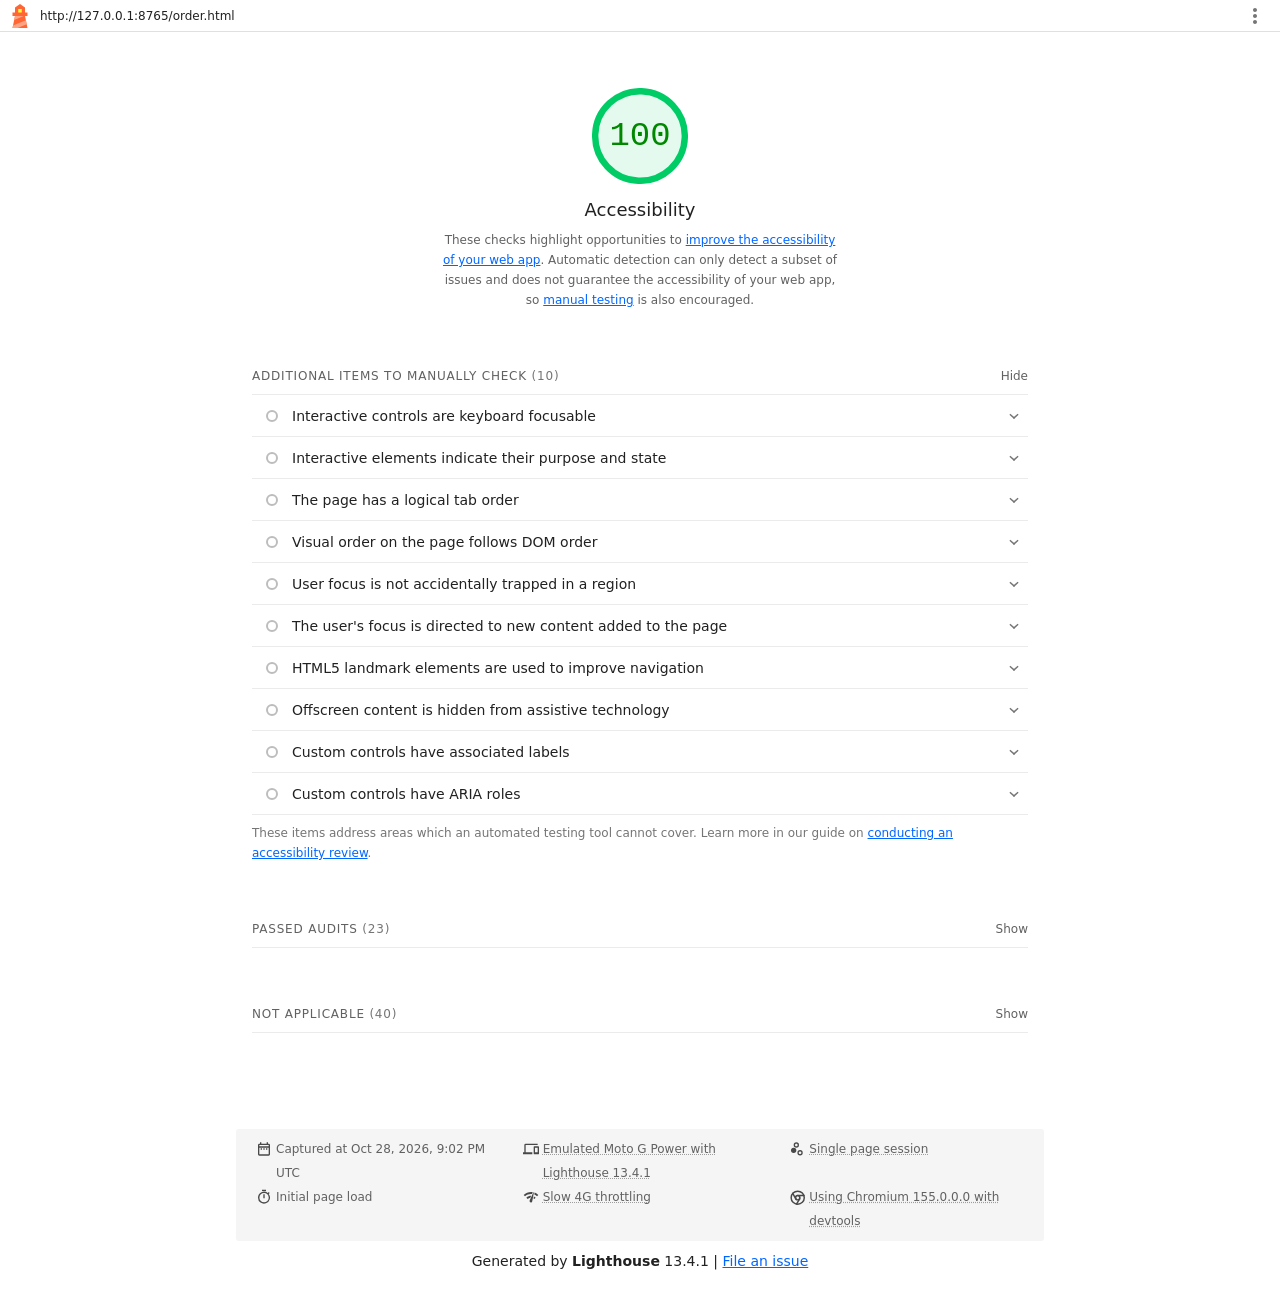
<file: lighthouse/order-accessibility.html>
<!--
@license
Copyright 2018 Google LLC
SPDX-License-Identifier: Apache-2.0
-->
<!doctype html>
<html lang="en">
<head>
  <meta charset="utf-8">
  <meta name="viewport" content="width=device-width, initial-scale=1, minimum-scale=1">
  <link rel="icon" href='data:image/svg+xml;utf8,<svg fill="none" xmlns="http://www.w3.org/2000/svg" viewBox="0 0 48 48"><path d="m14 7 10-7 10 7v10h5v7h-5l5 24H9l5-24H9v-7h5V7Z" fill="%23F63"/><path d="M31.561 24H14l-1.689 8.105L31.561 24ZM18.983 48H9l1.022-4.907L35.723 32.27l1.663 7.98L18.983 48Z" fill="%23FFA385"/><path fill="%23FF3" d="M20.5 10h7v7h-7z"/></svg>'>
  <title>Lighthouse Report</title>
  <style>body {margin: 0}</style>
</head>
<body>
  <noscript>Lighthouse report requires JavaScript. Please enable.</noscript>

  <div id="lh-log"></div>

  <script>window.__LIGHTHOUSE_JSON__ = {"lighthouseVersion":"13.4.1","requestedUrl":"http://127.0.0.1:8765/order.html","mainDocumentUrl":"http://127.0.0.1:8765/order.html","finalDisplayedUrl":"http://127.0.0.1:8765/order.html","finalUrl":"http://127.0.0.1:8765/order.html","fetchTime":"2026-10-28T21:02:58.153Z","gatherMode":"navigation","runWarnings":[],"userAgent":"Mozilla/5.0 (Macintosh; Intel Mac OS X 10_15_7) AppleWebKit/537.36 (KHTML, like Gecko) Chrome/155.0.0.0 Safari/537.36","environment":{"networkUserAgent":"Mozilla/5.0 (Linux; Android 11; moto g power (2022)) AppleWebKit/537.36 (KHTML, like Gecko) Chrome/155.0.0.0 Mobile Safari/537.36","hostUserAgent":"Mozilla/5.0 (Macintosh; Intel Mac OS X 10_15_7) AppleWebKit/537.36 (KHTML, like Gecko) Chrome/155.0.0.0 Safari/537.36","benchmarkIndex":4088.5,"credits":{"axe-core":"4.12.1"}},"audits":{"accesskeys":{"id":"accesskeys","title":"`[accesskey]` values are unique","description":"Access keys let users quickly focus a part of the page. For proper navigation, each access key must be unique. [Learn more about access keys](https://dequeuniversity.com/rules/axe/4.12/accesskeys).","score":null,"scoreDisplayMode":"notApplicable"},"aria-allowed-attr":{"id":"aria-allowed-attr","title":"`[aria-*]` attributes match their roles","description":"Each ARIA `role` supports a specific subset of `aria-*` attributes. Mismatching these invalidates the `aria-*` attributes. [Learn how to match ARIA attributes to their roles](https://dequeuniversity.com/rules/axe/4.12/aria-allowed-attr).","score":1,"scoreDisplayMode":"binary","details":{"type":"table","headings":[{"key":"node","valueType":"node","subItemsHeading":{"key":"relatedNode","valueType":"node"},"label":"Failing Elements"}],"items":[]}},"aria-allowed-role":{"id":"aria-allowed-role","title":"Uses ARIA roles only on compatible elements","description":"Many HTML elements can only be assigned certain ARIA roles. Using ARIA roles where they are not allowed can interfere with the accessibility of the web page. [Learn more about ARIA roles](https://dequeuniversity.com/rules/axe/4.12/aria-allowed-role).","score":null,"scoreDisplayMode":"notApplicable"},"aria-command-name":{"id":"aria-command-name","title":"`button`, `link`, and `menuitem` elements have accessible names","description":"When an element doesn't have an accessible name, screen readers announce it with a generic name, making it unusable for users who rely on screen readers. [Learn how to make command elements more accessible](https://dequeuniversity.com/rules/axe/4.12/aria-command-name).","score":null,"scoreDisplayMode":"notApplicable"},"aria-conditional-attr":{"id":"aria-conditional-attr","title":"ARIA attributes are used as specified for the element's role","description":"Some ARIA attributes are only allowed on an element under certain conditions. [Learn more about conditional ARIA attributes](https://dequeuniversity.com/rules/axe/4.12/aria-conditional-attr).","score":1,"scoreDisplayMode":"binary","details":{"type":"table","headings":[{"key":"node","valueType":"node","subItemsHeading":{"key":"relatedNode","valueType":"node"},"label":"Failing Elements"}],"items":[]}},"aria-deprecated-role":{"id":"aria-deprecated-role","title":"Deprecated ARIA roles were not used","description":"Deprecated ARIA roles may not be processed correctly by assistive technology. [Learn more about deprecated ARIA roles](https://dequeuniversity.com/rules/axe/4.12/aria-deprecated-role).","score":null,"scoreDisplayMode":"notApplicable"},"aria-dialog-name":{"id":"aria-dialog-name","title":"Elements with `role=\"dialog\"` or `role=\"alertdialog\"` have accessible names.","description":"ARIA dialog elements without accessible names may prevent screen readers users from discerning the purpose of these elements. [Learn how to make ARIA dialog elements more accessible](https://dequeuniversity.com/rules/axe/4.12/aria-dialog-name).","score":null,"scoreDisplayMode":"notApplicable"},"aria-hidden-body":{"id":"aria-hidden-body","title":"`[aria-hidden=\"true\"]` is not present on the document `\u003cbody>`","description":"Assistive technologies, like screen readers, work inconsistently when `aria-hidden=\"true\"` is set on the document `\u003cbody>`. [Learn how `aria-hidden` affects the document body](https://dequeuniversity.com/rules/axe/4.12/aria-hidden-body).","score":1,"scoreDisplayMode":"binary","details":{"type":"table","headings":[{"key":"node","valueType":"node","subItemsHeading":{"key":"relatedNode","valueType":"node"},"label":"Failing Elements"}],"items":[]}},"aria-hidden-focus":{"id":"aria-hidden-focus","title":"`[aria-hidden=\"true\"]` elements do not contain focusable descendents","description":"Focusable descendents within an `[aria-hidden=\"true\"]` element prevent those interactive elements from being available to users of assistive technologies like screen readers. [Learn how `aria-hidden` affects focusable elements](https://dequeuniversity.com/rules/axe/4.12/aria-hidden-focus).","score":null,"scoreDisplayMode":"notApplicable"},"aria-input-field-name":{"id":"aria-input-field-name","title":"ARIA input fields have accessible names","description":"When an input field doesn't have an accessible name, screen readers announce it with a generic name, making it unusable for users who rely on screen readers. [Learn more about input field labels](https://dequeuniversity.com/rules/axe/4.12/aria-input-field-name).","score":null,"scoreDisplayMode":"notApplicable"},"aria-meter-name":{"id":"aria-meter-name","title":"ARIA `meter` elements have accessible names","description":"When a meter element doesn't have an accessible name, screen readers announce it with a generic name, making it unusable for users who rely on screen readers. [Learn how to name `meter` elements](https://dequeuniversity.com/rules/axe/4.12/aria-meter-name).","score":null,"scoreDisplayMode":"notApplicable"},"aria-progressbar-name":{"id":"aria-progressbar-name","title":"ARIA `progressbar` elements have accessible names","description":"When a `progressbar` element doesn't have an accessible name, screen readers announce it with a generic name, making it unusable for users who rely on screen readers. [Learn how to label `progressbar` elements](https://dequeuniversity.com/rules/axe/4.12/aria-progressbar-name).","score":null,"scoreDisplayMode":"notApplicable"},"aria-prohibited-attr":{"id":"aria-prohibited-attr","title":"Elements use only permitted ARIA attributes","description":"Using ARIA attributes in roles where they are prohibited can mean that important information is not communicated to users of assistive technologies. [Learn more about prohibited ARIA roles](https://dequeuniversity.com/rules/axe/4.12/aria-prohibited-attr).","score":1,"scoreDisplayMode":"binary","details":{"type":"table","headings":[{"key":"node","valueType":"node","subItemsHeading":{"key":"relatedNode","valueType":"node"},"label":"Failing Elements"}],"items":[]}},"aria-required-attr":{"id":"aria-required-attr","title":"`[role]`s have all required `[aria-*]` attributes","description":"Some ARIA roles have required attributes that describe the state of the element to screen readers. [Learn more about roles and required attributes](https://dequeuniversity.com/rules/axe/4.12/aria-required-attr).","score":null,"scoreDisplayMode":"notApplicable"},"aria-required-children":{"id":"aria-required-children","title":"Elements with an ARIA `[role]` that require children to contain a specific `[role]` have all required children.","description":"Some ARIA parent roles must contain specific child roles to perform their intended accessibility functions. [Learn more about roles and required children elements](https://dequeuniversity.com/rules/axe/4.12/aria-required-children).","score":null,"scoreDisplayMode":"notApplicable"},"aria-required-parent":{"id":"aria-required-parent","title":"`[role]`s are contained by their required parent element","description":"Some ARIA child roles must be contained by specific parent roles to properly perform their intended accessibility functions. [Learn more about ARIA roles and required parent element](https://dequeuniversity.com/rules/axe/4.12/aria-required-parent).","score":null,"scoreDisplayMode":"notApplicable"},"aria-roles":{"id":"aria-roles","title":"`[role]` values are valid","description":"ARIA roles must have valid values in order to perform their intended accessibility functions. [Learn more about valid ARIA roles](https://dequeuniversity.com/rules/axe/4.12/aria-roles).","score":null,"scoreDisplayMode":"notApplicable"},"aria-text":{"id":"aria-text","title":"Elements with the `role=text` attribute do not have focusable descendents.","description":"Adding `role=text` around a text node split by markup enables VoiceOver to treat it as one phrase, but the element's focusable descendents will not be announced. [Learn more about the `role=text` attribute](https://dequeuniversity.com/rules/axe/4.12/aria-text).","score":null,"scoreDisplayMode":"notApplicable"},"aria-toggle-field-name":{"id":"aria-toggle-field-name","title":"ARIA toggle fields have accessible names","description":"When a toggle field doesn't have an accessible name, screen readers announce it with a generic name, making it unusable for users who rely on screen readers. [Learn more about toggle fields](https://dequeuniversity.com/rules/axe/4.12/aria-toggle-field-name).","score":null,"scoreDisplayMode":"notApplicable"},"aria-tooltip-name":{"id":"aria-tooltip-name","title":"ARIA `tooltip` elements have accessible names","description":"When a tooltip element doesn't have an accessible name, screen readers announce it with a generic name, making it unusable for users who rely on screen readers. [Learn how to name `tooltip` elements](https://dequeuniversity.com/rules/axe/4.12/aria-tooltip-name).","score":null,"scoreDisplayMode":"notApplicable"},"aria-treeitem-name":{"id":"aria-treeitem-name","title":"ARIA `treeitem` elements have accessible names","description":"When a `treeitem` element doesn't have an accessible name, screen readers announce it with a generic name, making it unusable for users who rely on screen readers. [Learn more about labeling `treeitem` elements](https://dequeuniversity.com/rules/axe/4.12/aria-treeitem-name).","score":null,"scoreDisplayMode":"notApplicable"},"aria-valid-attr-value":{"id":"aria-valid-attr-value","title":"`[aria-*]` attributes have valid values","description":"Assistive technologies, like screen readers, can't interpret ARIA attributes with invalid values. [Learn more about valid values for ARIA attributes](https://dequeuniversity.com/rules/axe/4.12/aria-valid-attr-value).","score":1,"scoreDisplayMode":"binary","details":{"type":"table","headings":[{"key":"node","valueType":"node","subItemsHeading":{"key":"relatedNode","valueType":"node"},"label":"Failing Elements"}],"items":[]}},"aria-valid-attr":{"id":"aria-valid-attr","title":"`[aria-*]` attributes are valid and not misspelled","description":"Assistive technologies, like screen readers, can't interpret ARIA attributes with invalid names. [Learn more about valid ARIA attributes](https://dequeuniversity.com/rules/axe/4.12/aria-valid-attr).","score":1,"scoreDisplayMode":"binary","details":{"type":"table","headings":[{"key":"node","valueType":"node","subItemsHeading":{"key":"relatedNode","valueType":"node"},"label":"Failing Elements"}],"items":[]}},"button-name":{"id":"button-name","title":"Buttons have an accessible name","description":"When a button doesn't have an accessible name, screen readers announce it as \"button\", making it unusable for users who rely on screen readers. [Learn how to make buttons more accessible](https://dequeuniversity.com/rules/axe/4.12/button-name).","score":1,"scoreDisplayMode":"binary","details":{"type":"table","headings":[{"key":"node","valueType":"node","subItemsHeading":{"key":"relatedNode","valueType":"node"},"label":"Failing Elements"}],"items":[]}},"bypass":{"id":"bypass","title":"The page contains a heading, skip link, or landmark region","description":"Adding ways to bypass repetitive content lets keyboard users navigate the page more efficiently. [Learn more about bypass blocks](https://dequeuniversity.com/rules/axe/4.12/bypass).","score":null,"scoreDisplayMode":"notApplicable"},"color-contrast":{"id":"color-contrast","title":"Background and foreground colors have a sufficient contrast ratio","description":"Low-contrast text is difficult or impossible for many users to read. [Learn how to provide sufficient color contrast](https://dequeuniversity.com/rules/axe/4.12/color-contrast).","score":1,"scoreDisplayMode":"binary","details":{"type":"table","headings":[{"key":"node","valueType":"node","subItemsHeading":{"key":"relatedNode","valueType":"node"},"label":"Failing Elements"}],"items":[]}},"definition-list":{"id":"definition-list","title":"`\u003cdl>`'s contain only properly-ordered `\u003cdt>` and `\u003cdd>` groups, `\u003cscript>`, `\u003ctemplate>` or `\u003cdiv>` elements.","description":"When definition lists are not properly marked up, screen readers may produce confusing or inaccurate output. [Learn how to structure definition lists correctly](https://dequeuniversity.com/rules/axe/4.12/definition-list).","score":null,"scoreDisplayMode":"notApplicable"},"dlitem":{"id":"dlitem","title":"Definition list items are wrapped in `\u003cdl>` elements","description":"Definition list items (`\u003cdt>` and `\u003cdd>`) must be wrapped in a parent `\u003cdl>` element to ensure that screen readers can properly announce them. [Learn how to structure definition lists correctly](https://dequeuniversity.com/rules/axe/4.12/dlitem).","score":null,"scoreDisplayMode":"notApplicable"},"document-title":{"id":"document-title","title":"Document has a `\u003ctitle>` element","description":"The title gives screen reader users an overview of the page, and search engine users rely on it heavily to determine if a page is relevant to their search. [Learn more about document titles](https://dequeuniversity.com/rules/axe/4.12/document-title).","score":1,"scoreDisplayMode":"binary","details":{"type":"table","headings":[{"key":"node","valueType":"node","subItemsHeading":{"key":"relatedNode","valueType":"node"},"label":"Failing Elements"}],"items":[]}},"duplicate-id-aria":{"id":"duplicate-id-aria","title":"ARIA IDs are unique","description":"The value of an ARIA ID must be unique to prevent other instances from being overlooked by assistive technologies. [Learn how to fix duplicate ARIA IDs](https://dequeuniversity.com/rules/axe/4.12/duplicate-id-aria).","score":null,"scoreDisplayMode":"notApplicable"},"empty-heading":{"id":"empty-heading","title":"All heading elements contain content.","description":"A heading with no content or inaccessible text prevent screen reader users from accessing information on the page's structure. [Learn more about headings](https://dequeuniversity.com/rules/axe/4.12/empty-heading).","score":null,"scoreDisplayMode":"notApplicable"},"form-field-multiple-labels":{"id":"form-field-multiple-labels","title":"No form fields have multiple labels","description":"Form fields with multiple labels can be confusingly announced by assistive technologies like screen readers which use either the first, the last, or all of the labels. [Learn how to use form labels](https://dequeuniversity.com/rules/axe/4.12/form-field-multiple-labels).","score":null,"scoreDisplayMode":"notApplicable"},"frame-title":{"id":"frame-title","title":"`\u003cframe>` or `\u003ciframe>` elements have a title","description":"Screen reader users rely on frame titles to describe the contents of frames. [Learn more about frame titles](https://dequeuniversity.com/rules/axe/4.12/frame-title).","score":null,"scoreDisplayMode":"notApplicable"},"heading-order":{"id":"heading-order","title":"Heading elements appear in a sequentially-descending order","description":"Properly ordered headings that do not skip levels convey the semantic structure of the page, making it easier to navigate and understand when using assistive technologies. [Learn more about heading order](https://dequeuniversity.com/rules/axe/4.12/heading-order).","score":1,"scoreDisplayMode":"binary","details":{"type":"table","headings":[{"key":"node","valueType":"node","subItemsHeading":{"key":"relatedNode","valueType":"node"},"label":"Failing Elements"}],"items":[]}},"html-has-lang":{"id":"html-has-lang","title":"`\u003chtml>` element has a `[lang]` attribute","description":"If a page doesn't specify a `lang` attribute, a screen reader assumes that the page is in the default language that the user chose when setting up the screen reader. If the page isn't actually in the default language, then the screen reader might not announce the page's text correctly. [Learn more about the `lang` attribute](https://dequeuniversity.com/rules/axe/4.12/html-has-lang).","score":1,"scoreDisplayMode":"binary","details":{"type":"table","headings":[{"key":"node","valueType":"node","subItemsHeading":{"key":"relatedNode","valueType":"node"},"label":"Failing Elements"}],"items":[]}},"html-lang-valid":{"id":"html-lang-valid","title":"`\u003chtml>` element has a valid value for its `[lang]` attribute","description":"Specifying a valid [BCP 47 language](https://www.w3.org/International/questions/qa-choosing-language-tags#question) helps screen readers announce text properly. [Learn how to use the `lang` attribute](https://dequeuniversity.com/rules/axe/4.12/html-lang-valid).","score":1,"scoreDisplayMode":"binary","details":{"type":"table","headings":[{"key":"node","valueType":"node","subItemsHeading":{"key":"relatedNode","valueType":"node"},"label":"Failing Elements"}],"items":[]}},"html-xml-lang-mismatch":{"id":"html-xml-lang-mismatch","title":"`\u003chtml>` element has an `[xml:lang]` attribute with the same base language as the `[lang]` attribute.","description":"If the webpage does not specify a consistent language, then the screen reader might not announce the page's text correctly. [Learn more about the `lang` attribute](https://dequeuniversity.com/rules/axe/4.12/html-xml-lang-mismatch).","score":null,"scoreDisplayMode":"notApplicable"},"identical-links-same-purpose":{"id":"identical-links-same-purpose","title":"Identical links have the same purpose.","description":"Links with the same destination should have the same description, to help users understand the link's purpose and decide whether to follow it. [Learn more about identical links](https://dequeuniversity.com/rules/axe/4.12/identical-links-same-purpose).","score":null,"scoreDisplayMode":"notApplicable"},"image-alt":{"id":"image-alt","title":"Image elements have `[alt]` attributes","description":"Informative elements should aim for short, descriptive alternate text. Decorative elements can be ignored with an empty alt attribute. [Learn more about the `alt` attribute](https://dequeuniversity.com/rules/axe/4.12/image-alt).","score":null,"scoreDisplayMode":"notApplicable"},"image-redundant-alt":{"id":"image-redundant-alt","title":"Image elements do not have `[alt]` attributes that are redundant text.","description":"Informative elements should aim for short, descriptive alternative text. Alternative text that is exactly the same as the text adjacent to the link or image is potentially confusing for screen reader users, because the text will be read twice. [Learn more about the `alt` attribute](https://dequeuniversity.com/rules/axe/4.12/image-redundant-alt).","score":null,"scoreDisplayMode":"notApplicable"},"input-button-name":{"id":"input-button-name","title":"Input buttons have discernible text.","description":"Adding discernable and accessible text to input buttons may help screen reader users understand the purpose of the input button. [Learn more about input buttons](https://dequeuniversity.com/rules/axe/4.12/input-button-name).","score":null,"scoreDisplayMode":"notApplicable"},"input-image-alt":{"id":"input-image-alt","title":"`\u003cinput type=\"image\">` elements have `[alt]` text","description":"When an image is being used as an `\u003cinput>` button, providing alternative text can help screen reader users understand the purpose of the button. [Learn about input image alt text](https://dequeuniversity.com/rules/axe/4.12/input-image-alt).","score":null,"scoreDisplayMode":"notApplicable"},"label-content-name-mismatch":{"id":"label-content-name-mismatch","title":"Elements with visible text labels have matching accessible names.","description":"Visible text labels that do not match the accessible name can result in a confusing experience for screen reader users. [Learn more about accessible names](https://dequeuniversity.com/rules/axe/4.12/label-content-name-mismatch).","score":1,"scoreDisplayMode":"binary","details":{"type":"table","headings":[{"key":"node","valueType":"node","subItemsHeading":{"key":"relatedNode","valueType":"node"},"label":"Failing Elements"}],"items":[]}},"label":{"id":"label","title":"Form elements have associated labels","description":"Labels ensure that form controls are announced properly by assistive technologies, like screen readers. [Learn more about form element labels](https://dequeuniversity.com/rules/axe/4.12/label).","score":1,"scoreDisplayMode":"binary","details":{"type":"table","headings":[{"key":"node","valueType":"node","subItemsHeading":{"key":"relatedNode","valueType":"node"},"label":"Failing Elements"}],"items":[]}},"landmark-one-main":{"id":"landmark-one-main","title":"Document has a main landmark.","description":"One main landmark helps screen reader users navigate a web page. [Learn more about landmarks](https://dequeuniversity.com/rules/axe/4.12/landmark-one-main).","score":1,"scoreDisplayMode":"binary","details":{"type":"table","headings":[{"key":"node","valueType":"node","subItemsHeading":{"key":"relatedNode","valueType":"node"},"label":"Failing Elements"}],"items":[]}},"link-name":{"id":"link-name","title":"Links have a discernible name","description":"Link text (and alternate text for images, when used as links) that is discernible, unique, and focusable improves the navigation experience for screen reader users. [Learn how to make links accessible](https://dequeuniversity.com/rules/axe/4.12/link-name).","score":1,"scoreDisplayMode":"binary","details":{"type":"table","headings":[{"key":"node","valueType":"node","subItemsHeading":{"key":"relatedNode","valueType":"node"},"label":"Failing Elements"}],"items":[]}},"link-in-text-block":{"id":"link-in-text-block","title":"Links are distinguishable without relying on color.","description":"Low-contrast text is difficult or impossible for many users to read. Link text that is discernible improves the experience for users with low vision. [Learn how to make links distinguishable](https://dequeuniversity.com/rules/axe/4.12/link-in-text-block).","score":null,"scoreDisplayMode":"notApplicable"},"list":{"id":"list","title":"Lists contain only `\u003cli>` elements and script supporting elements (`\u003cscript>` and `\u003ctemplate>`).","description":"Screen readers have a specific way of announcing lists. Ensuring proper list structure aids screen reader output. [Learn more about proper list structure](https://dequeuniversity.com/rules/axe/4.12/list).","score":1,"scoreDisplayMode":"binary","details":{"type":"table","headings":[{"key":"node","valueType":"node","subItemsHeading":{"key":"relatedNode","valueType":"node"},"label":"Failing Elements"}],"items":[]}},"listitem":{"id":"listitem","title":"List items (`\u003cli>`) are contained within `\u003cul>`, `\u003col>` or `\u003cmenu>` parent elements","description":"Screen readers require list items (`\u003cli>`) to be contained within a parent `\u003cul>`, `\u003col>` or `\u003cmenu>` to be announced properly. [Learn more about proper list structure](https://dequeuniversity.com/rules/axe/4.12/listitem).","score":1,"scoreDisplayMode":"binary","details":{"type":"table","headings":[{"key":"node","valueType":"node","subItemsHeading":{"key":"relatedNode","valueType":"node"},"label":"Failing Elements"}],"items":[]}},"meta-refresh":{"id":"meta-refresh","title":"The document does not use `\u003cmeta http-equiv=\"refresh\">`","description":"Users do not expect a page to refresh automatically, and doing so will move focus back to the top of the page. This may create a frustrating or confusing experience. [Learn more about the refresh meta tag](https://dequeuniversity.com/rules/axe/4.12/meta-refresh).","score":null,"scoreDisplayMode":"notApplicable"},"meta-viewport":{"id":"meta-viewport","title":"`[user-scalable=\"no\"]` is not used in the `\u003cmeta name=\"viewport\">` element and the `[maximum-scale]` attribute is not less than 5.","description":"Disabling zooming is problematic for users with low vision who rely on screen magnification to properly see the contents of a web page. [Learn more about the viewport meta tag](https://dequeuniversity.com/rules/axe/4.12/meta-viewport).","score":1,"scoreDisplayMode":"binary","details":{"type":"table","headings":[{"key":"node","valueType":"node","subItemsHeading":{"key":"relatedNode","valueType":"node"},"label":"Failing Elements"}],"items":[]}},"object-alt":{"id":"object-alt","title":"`\u003cobject>` elements have alternate text","description":"Screen readers cannot translate non-text content. Adding alternate text to `\u003cobject>` elements helps screen readers convey meaning to users. [Learn more about alt text for `object` elements](https://dequeuniversity.com/rules/axe/4.12/object-alt).","score":null,"scoreDisplayMode":"notApplicable"},"select-name":{"id":"select-name","title":"Select elements have associated label elements.","description":"Form elements without effective labels can create frustrating experiences for screen reader users. [Learn more about the `select` element](https://dequeuniversity.com/rules/axe/4.12/select-name).","score":1,"scoreDisplayMode":"binary","details":{"type":"table","headings":[{"key":"node","valueType":"node","subItemsHeading":{"key":"relatedNode","valueType":"node"},"label":"Failing Elements"}],"items":[]}},"skip-link":{"id":"skip-link","title":"Skip links are focusable.","description":"Including a skip link can help users skip to the main content to save time. [Learn more about skip links](https://dequeuniversity.com/rules/axe/4.12/skip-link).","score":1,"scoreDisplayMode":"binary","details":{"type":"table","headings":[{"key":"node","valueType":"node","subItemsHeading":{"key":"relatedNode","valueType":"node"},"label":"Failing Elements"}],"items":[]}},"tabindex":{"id":"tabindex","title":"No element has a `[tabindex]` value greater than 0","description":"A value greater than 0 implies an explicit navigation ordering. Although technically valid, this often creates frustrating experiences for users who rely on assistive technologies. [Learn more about the `tabindex` attribute](https://dequeuniversity.com/rules/axe/4.12/tabindex).","score":1,"scoreDisplayMode":"binary","details":{"type":"table","headings":[{"key":"node","valueType":"node","subItemsHeading":{"key":"relatedNode","valueType":"node"},"label":"Failing Elements"}],"items":[]}},"table-duplicate-name":{"id":"table-duplicate-name","title":"Tables have different content in the summary attribute and `\u003ccaption>`.","description":"The summary attribute should describe the table structure, while `\u003ccaption>` should have the onscreen title. Accurate table mark-up helps users of screen readers. [Learn more about summary and caption](https://dequeuniversity.com/rules/axe/4.12/table-duplicate-name).","score":null,"scoreDisplayMode":"notApplicable"},"table-fake-caption":{"id":"table-fake-caption","title":"Tables use `\u003ccaption>` instead of cells with the `[colspan]` attribute to indicate a caption.","description":"Screen readers have features to make navigating tables easier. Ensuring that tables use the actual caption element instead of cells with the `[colspan]` attribute may improve the experience for screen reader users. [Learn more about captions](https://dequeuniversity.com/rules/axe/4.12/table-fake-caption).","score":null,"scoreDisplayMode":"notApplicable"},"target-size":{"id":"target-size","title":"Touch targets have sufficient size and spacing.","description":"Touch targets with sufficient size and spacing help users who may have difficulty targeting small controls to activate the targets. [Learn more about touch targets](https://dequeuniversity.com/rules/axe/4.12/target-size).","score":1,"scoreDisplayMode":"binary","details":{"type":"table","headings":[{"key":"node","valueType":"node","subItemsHeading":{"key":"relatedNode","valueType":"node"},"label":"Failing Elements"}],"items":[]}},"td-has-header":{"id":"td-has-header","title":"`\u003ctd>` elements in a large `\u003ctable>` have one or more table headers.","description":"Screen readers have features to make navigating tables easier. Ensuring that `\u003ctd>` elements in a large table (3 or more cells in width and height) have an associated table header may improve the experience for screen reader users. [Learn more about table headers](https://dequeuniversity.com/rules/axe/4.12/td-has-header).","score":null,"scoreDisplayMode":"notApplicable"},"td-headers-attr":{"id":"td-headers-attr","title":"Cells in a `\u003ctable>` element that use the `[headers]` attribute refer to table cells within the same table.","description":"Screen readers have features to make navigating tables easier. Ensuring `\u003ctd>` cells using the `[headers]` attribute only refer to other cells in the same table may improve the experience for screen reader users. [Learn more about the `headers` attribute](https://dequeuniversity.com/rules/axe/4.12/td-headers-attr).","score":null,"scoreDisplayMode":"notApplicable"},"th-has-data-cells":{"id":"th-has-data-cells","title":"`\u003cth>` elements and elements with `[role=\"columnheader\"/\"rowheader\"]` have data cells they describe.","description":"Screen readers have features to make navigating tables easier. Ensuring table headers always refer to some set of cells may improve the experience for screen reader users. [Learn more about table headers](https://dequeuniversity.com/rules/axe/4.12/th-has-data-cells).","score":null,"scoreDisplayMode":"notApplicable"},"valid-lang":{"id":"valid-lang","title":"`[lang]` attributes have a valid value","description":"Specifying a valid [BCP 47 language](https://www.w3.org/International/questions/qa-choosing-language-tags#question) on elements helps ensure that text is pronounced correctly by a screen reader. [Learn how to use the `lang` attribute](https://dequeuniversity.com/rules/axe/4.12/valid-lang).","score":null,"scoreDisplayMode":"notApplicable"},"video-caption":{"id":"video-caption","title":"`\u003cvideo>` elements contain a `\u003ctrack>` element with `[kind=\"captions\"]`","description":"When a video provides a caption it is easier for deaf and hearing impaired users to access its information. [Learn more about video captions](https://dequeuniversity.com/rules/axe/4.12/video-caption).","score":null,"scoreDisplayMode":"notApplicable"},"custom-controls-labels":{"id":"custom-controls-labels","title":"Custom controls have associated labels","description":"Custom interactive controls have associated labels, provided by aria-label or aria-labelledby. [Learn more about custom controls and labels](https://developer.chrome.com/docs/lighthouse/accessibility/custom-controls-labels/).","score":null,"scoreDisplayMode":"manual"},"custom-controls-roles":{"id":"custom-controls-roles","title":"Custom controls have ARIA roles","description":"Custom interactive controls have appropriate ARIA roles. [Learn how to add roles to custom controls](https://developer.chrome.com/docs/lighthouse/accessibility/custom-control-roles/).","score":null,"scoreDisplayMode":"manual"},"focus-traps":{"id":"focus-traps","title":"User focus is not accidentally trapped in a region","description":"A user can tab into and out of any control or region without accidentally trapping their focus. [Learn how to avoid focus traps](https://developer.chrome.com/docs/lighthouse/accessibility/focus-traps/).","score":null,"scoreDisplayMode":"manual"},"focusable-controls":{"id":"focusable-controls","title":"Interactive controls are keyboard focusable","description":"Custom interactive controls are keyboard focusable and display a focus indicator. [Learn how to make custom controls focusable](https://developer.chrome.com/docs/lighthouse/accessibility/focusable-controls/).","score":null,"scoreDisplayMode":"manual"},"interactive-element-affordance":{"id":"interactive-element-affordance","title":"Interactive elements indicate their purpose and state","description":"Interactive elements, such as links and buttons, should indicate their state and be distinguishable from non-interactive elements. [Learn how to decorate interactive elements with affordance hints](https://developer.chrome.com/docs/lighthouse/accessibility/interactive-element-affordance/).","score":null,"scoreDisplayMode":"manual"},"logical-tab-order":{"id":"logical-tab-order","title":"The page has a logical tab order","description":"Tabbing through the page follows the visual layout. Users cannot focus elements that are offscreen. [Learn more about logical tab ordering](https://developer.chrome.com/docs/lighthouse/accessibility/logical-tab-order/).","score":null,"scoreDisplayMode":"manual"},"managed-focus":{"id":"managed-focus","title":"The user's focus is directed to new content added to the page","description":"If new content, such as a dialog, is added to the page, the user's focus is directed to it. [Learn how to direct focus to new content](https://developer.chrome.com/docs/lighthouse/accessibility/managed-focus/).","score":null,"scoreDisplayMode":"manual"},"offscreen-content-hidden":{"id":"offscreen-content-hidden","title":"Offscreen content is hidden from assistive technology","description":"Offscreen content is hidden with display: none or aria-hidden=true. [Learn how to properly hide offscreen content](https://developer.chrome.com/docs/lighthouse/accessibility/offscreen-content-hidden/).","score":null,"scoreDisplayMode":"manual"},"use-landmarks":{"id":"use-landmarks","title":"HTML5 landmark elements are used to improve navigation","description":"Landmark elements (`\u003cmain>`, `\u003cnav>`, etc.) are used to improve the keyboard navigation of the page for assistive technology. [Learn more about landmark elements](https://developer.chrome.com/docs/lighthouse/accessibility/use-landmarks/).","score":null,"scoreDisplayMode":"manual"},"visual-order-follows-dom":{"id":"visual-order-follows-dom","title":"Visual order on the page follows DOM order","description":"DOM order matches the visual order, improving navigation for assistive technology. [Learn more about DOM and visual ordering](https://developer.chrome.com/docs/lighthouse/accessibility/visual-order-follows-dom/).","score":null,"scoreDisplayMode":"manual"},"autocomplete-valid":{"id":"autocomplete-valid","title":"`autocomplete` attributes are used correctly","description":"The `autocomplete` attribute values must be valid and correctly applied for screen readers to function correctly. [Learn more about valid autocomplete values](https://dequeuniversity.com/rules/axe/4.12/autocomplete-valid).","score":1,"scoreDisplayMode":"binary","details":{"type":"table","headings":[{"key":"node","valueType":"node","subItemsHeading":{"key":"relatedNode","valueType":"node"},"label":"Failing Elements"}],"items":[]}},"presentation-role-conflict":{"id":"presentation-role-conflict","title":"Elements with `role=\"none\"` or `role=\"presentation\"` do not have conflicts","description":"There are certain cases where the semantic role of an element with `role=\"none\"` or `role=\"presentation\"` does not resolve to none or presentation. To ensure the element remains removed from the accessibility tree, you should not add any global ARIA attributes to the element or make it focusable. [Learn more about presentation role conflict](https://dequeuniversity.com/rules/axe/4.12/presentation-role-conflict).","score":null,"scoreDisplayMode":"notApplicable"},"svg-img-alt":{"id":"svg-img-alt","title":"SVG elements with an `img` role have an accessible text alternative","description":"Ensures SVG elements with an `img`, `graphics-document` or `graphics-symbol` role have an accessible text alternative. [Learn more about SVG alt text](https://dequeuniversity.com/rules/axe/4.12/svg-img-alt).","score":null,"scoreDisplayMode":"notApplicable"}},"configSettings":{"output":"json","maxWaitForFcp":30000,"maxWaitForLoad":45000,"pauseAfterFcpMs":1000,"pauseAfterLoadMs":1000,"networkQuietThresholdMs":1000,"cpuQuietThresholdMs":1000,"formFactor":"mobile","throttling":{"rttMs":150,"throughputKbps":1638.4,"requestLatencyMs":562.5,"downloadThroughputKbps":1474.5600000000002,"uploadThroughputKbps":675,"cpuSlowdownMultiplier":4},"throttlingMethod":"simulate","screenEmulation":{"mobile":true,"width":412,"height":823,"deviceScaleFactor":1.75,"disabled":true},"emulatedUserAgent":"Mozilla/5.0 (Linux; Android 11; moto g power (2022)) AppleWebKit/537.36 (KHTML, like Gecko) Chrome/136.0.0.0 Mobile Safari/537.36","auditMode":false,"gatherMode":false,"clearStorageTypes":["file_systems","shader_cache","service_workers","cache_storage"],"disableStorageReset":false,"debugNavigation":false,"channel":"devtools","usePassiveGathering":false,"disableFullPageScreenshot":false,"skipAboutBlank":false,"blankPage":"about:blank","ignoreStatusCode":true,"locale":"en-US","blockedUrlPatterns":null,"additionalTraceCategories":"","extraHeaders":null,"precomputedLanternData":null,"onlyAudits":null,"onlyCategories":["accessibility"],"skipAudits":null},"categories":{"accessibility":{"title":"Accessibility","description":"These checks highlight opportunities to [improve the accessibility of your web app](https://developer.chrome.com/docs/lighthouse/accessibility/). Automatic detection can only detect a subset of issues and does not guarantee the accessibility of your web app, so [manual testing](https://web.dev/articles/how-to-review) is also encouraged.","manualDescription":"These items address areas which an automated testing tool cannot cover. Learn more in our guide on [conducting an accessibility review](https://web.dev/articles/how-to-review).","supportedModes":["navigation","snapshot"],"auditRefs":[{"id":"accesskeys","weight":0,"group":"a11y-navigation"},{"id":"aria-allowed-attr","weight":10,"group":"a11y-aria"},{"id":"aria-command-name","weight":0,"group":"a11y-aria"},{"id":"aria-conditional-attr","weight":7,"group":"a11y-aria"},{"id":"aria-deprecated-role","weight":0,"group":"a11y-aria"},{"id":"aria-dialog-name","weight":0,"group":"a11y-aria"},{"id":"aria-hidden-body","weight":10,"group":"a11y-aria"},{"id":"aria-hidden-focus","weight":0,"group":"a11y-aria"},{"id":"aria-input-field-name","weight":0,"group":"a11y-aria"},{"id":"aria-meter-name","weight":0,"group":"a11y-aria"},{"id":"aria-progressbar-name","weight":0,"group":"a11y-aria"},{"id":"aria-prohibited-attr","weight":7,"group":"a11y-aria"},{"id":"aria-required-attr","weight":0,"group":"a11y-aria"},{"id":"aria-required-children","weight":0,"group":"a11y-aria"},{"id":"aria-required-parent","weight":0,"group":"a11y-aria"},{"id":"aria-roles","weight":0,"group":"a11y-aria"},{"id":"aria-text","weight":0,"group":"a11y-aria"},{"id":"aria-toggle-field-name","weight":0,"group":"a11y-aria"},{"id":"aria-tooltip-name","weight":0,"group":"a11y-aria"},{"id":"aria-treeitem-name","weight":0,"group":"a11y-aria"},{"id":"aria-valid-attr-value","weight":10,"group":"a11y-aria"},{"id":"aria-valid-attr","weight":10,"group":"a11y-aria"},{"id":"button-name","weight":10,"group":"a11y-names-labels"},{"id":"bypass","weight":0,"group":"a11y-navigation"},{"id":"color-contrast","weight":7,"group":"a11y-color-contrast"},{"id":"definition-list","weight":0,"group":"a11y-tables-lists"},{"id":"dlitem","weight":0,"group":"a11y-tables-lists"},{"id":"document-title","weight":7,"group":"a11y-names-labels"},{"id":"duplicate-id-aria","weight":0,"group":"a11y-aria"},{"id":"form-field-multiple-labels","weight":0,"group":"a11y-names-labels"},{"id":"frame-title","weight":0,"group":"a11y-names-labels"},{"id":"heading-order","weight":3,"group":"a11y-navigation"},{"id":"html-has-lang","weight":7,"group":"a11y-language"},{"id":"html-lang-valid","weight":7,"group":"a11y-language"},{"id":"html-xml-lang-mismatch","weight":0,"group":"a11y-language"},{"id":"image-alt","weight":0,"group":"a11y-names-labels"},{"id":"input-button-name","weight":0,"group":"a11y-names-labels"},{"id":"input-image-alt","weight":0,"group":"a11y-names-labels"},{"id":"label","weight":10,"group":"a11y-names-labels"},{"id":"link-in-text-block","weight":0,"group":"a11y-color-contrast"},{"id":"link-name","weight":7,"group":"a11y-names-labels"},{"id":"list","weight":7,"group":"a11y-tables-lists"},{"id":"listitem","weight":7,"group":"a11y-tables-lists"},{"id":"meta-refresh","weight":0,"group":"a11y-best-practices"},{"id":"meta-viewport","weight":10,"group":"a11y-best-practices"},{"id":"object-alt","weight":0,"group":"a11y-names-labels"},{"id":"select-name","weight":10,"group":"a11y-names-labels"},{"id":"skip-link","weight":3,"group":"a11y-names-labels"},{"id":"tabindex","weight":7,"group":"a11y-navigation"},{"id":"target-size","weight":7,"group":"a11y-best-practices"},{"id":"td-headers-attr","weight":0,"group":"a11y-tables-lists"},{"id":"th-has-data-cells","weight":0,"group":"a11y-tables-lists"},{"id":"valid-lang","weight":0,"group":"a11y-language"},{"id":"video-caption","weight":0,"group":"a11y-audio-video"},{"id":"landmark-one-main","weight":3,"group":"a11y-best-practices"},{"id":"autocomplete-valid","weight":1,"group":"a11y-best-practices"},{"id":"presentation-role-conflict","weight":0,"group":"a11y-best-practices"},{"id":"svg-img-alt","weight":0,"group":"a11y-best-practices"},{"id":"focusable-controls","weight":0},{"id":"interactive-element-affordance","weight":0},{"id":"logical-tab-order","weight":0},{"id":"visual-order-follows-dom","weight":0},{"id":"focus-traps","weight":0},{"id":"managed-focus","weight":0},{"id":"use-landmarks","weight":0},{"id":"offscreen-content-hidden","weight":0},{"id":"custom-controls-labels","weight":0},{"id":"custom-controls-roles","weight":0},{"id":"table-duplicate-name","weight":0,"group":"a11y-best-practices"},{"id":"empty-heading","weight":0,"group":"a11y-best-practices"},{"id":"aria-allowed-role","weight":0,"group":"a11y-best-practices"},{"id":"image-redundant-alt","weight":0,"group":"a11y-names-labels"},{"id":"identical-links-same-purpose","weight":0,"group":"a11y-best-practices"},{"id":"label-content-name-mismatch","weight":0,"group":"hidden"},{"id":"table-fake-caption","weight":0,"group":"hidden"},{"id":"td-has-header","weight":0,"group":"hidden"}],"id":"accessibility","score":1}},"categoryGroups":{"metrics":{"title":"Metrics"},"insights":{"title":"Insights","description":"These insights are also available in the Chrome DevTools Performance Panel - [record a trace](https://developer.chrome.com/docs/devtools/performance/reference) to view more detailed information."},"diagnostics":{"title":"Diagnostics","description":"More information about the performance of your application. These numbers don't [directly affect](https://developer.chrome.com/docs/lighthouse/performance/performance-scoring/) the Performance score."},"a11y-best-practices":{"title":"Best practices","description":"These items highlight common accessibility best practices."},"a11y-color-contrast":{"title":"Contrast","description":"These are opportunities to improve the legibility of your content."},"a11y-names-labels":{"title":"Names and labels","description":"These are opportunities to improve the semantics of the controls in your application. This may enhance the experience for users of assistive technology, like a screen reader."},"a11y-navigation":{"title":"Navigation","description":"These are opportunities to improve keyboard navigation in your application."},"a11y-aria":{"title":"ARIA","description":"These are opportunities to improve the usage of ARIA in your application which may enhance the experience for users of assistive technology, like a screen reader."},"a11y-language":{"title":"Internationalization and localization","description":"These are opportunities to improve the interpretation of your content by users in different locales."},"a11y-audio-video":{"title":"Audio and video","description":"These are opportunities to provide alternative content for audio and video. This may improve the experience for users with hearing or vision impairments."},"a11y-tables-lists":{"title":"Tables and lists","description":"These are opportunities to improve the experience of reading tabular or list data using assistive technology, like a screen reader."},"seo-mobile":{"title":"Mobile Friendly","description":"Make sure your pages are mobile friendly so users don’t have to pinch or zoom in order to read the content pages. [Learn how to make pages mobile-friendly](https://developers.google.com/search/mobile-sites/)."},"seo-content":{"title":"Content Best Practices","description":"Format your HTML in a way that enables crawlers to better understand your app’s content."},"seo-crawl":{"title":"Crawling and Indexing","description":"To appear in search results, crawlers need access to your app."},"best-practices-trust-safety":{"title":"Trust and Safety"},"best-practices-ux":{"title":"User Experience"},"best-practices-browser-compat":{"title":"Browser Compatibility"},"best-practices-general":{"title":"General"},"webmcp":{"title":"WebMCP","description":"Audits validating WebMCP integration."},"agent-accessibility":{"title":"Agent Accessibility","description":"These audits highlight best practices for improving the accessibility of the website for AI agents."},"hidden":{"title":""}},"stackPacks":[],"entities":[{"name":"127.0.0.1","origins":["http://127.0.0.1:8765"],"isFirstParty":true,"isUnrecognized":true}],"fullPageScreenshot":{"screenshot":{"data":"[data-uri]","width":412,"height":1750},"nodes":{"1-0-H1":{"id":"","top":269,"bottom":301,"left":40,"right":372,"width":332,"height":32},"1-1-SECTION":{"id":"","top":245,"bottom":389,"left":16,"right":396,"width":380,"height":144}}},"timing":{"entries":[{"startTime":85.4,"name":"lh:config","duration":88.6,"entryType":"measure"},{"startTime":86.1,"name":"lh:config:resolveArtifactsToDefns","duration":0.5,"entryType":"measure"},{"startTime":174.2,"name":"lh:runner:gather","duration":4786.3,"entryType":"measure"},{"startTime":174.4,"name":"lh:driver:connect","duration":36.3,"entryType":"measure"},{"startTime":210.8,"name":"lh:driver:navigate","duration":63,"entryType":"measure"},{"startTime":274.1,"name":"lh:gather:getBenchmarkIndex","duration":1007.5,"entryType":"measure"},{"startTime":1281.7,"name":"lh:gather:getVersion","duration":0.4,"entryType":"measure"},{"startTime":1282.2,"name":"lh:gather:getDevicePixelRatio","duration":2.3,"entryType":"measure"},{"startTime":1284.5,"name":"lh:prepare:navigationMode","duration":31.4,"entryType":"measure"},{"startTime":1285.1,"name":"lh:gather:getVersion","duration":0.2,"entryType":"measure"},{"startTime":1290.8,"name":"lh:storage:clearDataForOrigin","duration":3.3,"entryType":"measure"},{"startTime":1294.1,"name":"lh:storage:clearBrowserCaches","duration":21.3,"entryType":"measure"},{"startTime":1315.5,"name":"lh:gather:prepareThrottlingAndNetwork","duration":0.4,"entryType":"measure"},{"startTime":1318.6,"name":"lh:driver:navigate","duration":2392.7,"entryType":"measure"},{"startTime":3713.5,"name":"lh:computed:NetworkRecords","duration":0.7,"entryType":"measure"},{"startTime":3714.5,"name":"lh:gather:getArtifact:DevtoolsLog","duration":0.1,"entryType":"measure"},{"startTime":3714.6,"name":"lh:gather:getArtifact:Accessibility","duration":127.2,"entryType":"measure"},{"startTime":3842.1,"name":"lh:gather:getArtifact:NetworkUserAgent","duration":0.2,"entryType":"measure"},{"startTime":3842.3,"name":"lh:gather:getArtifact:Stacks","duration":6.3,"entryType":"measure"},{"startTime":3842.5,"name":"lh:gather:collectStacks","duration":6.1,"entryType":"measure"},{"startTime":3848.6,"name":"lh:gather:getArtifact:FullPageScreenshot","duration":1110.9,"entryType":"measure"},{"startTime":4960.7,"name":"lh:runner:audit","duration":68.9,"entryType":"measure"},{"startTime":4960.8,"name":"lh:runner:auditing","duration":68.6,"entryType":"measure"},{"startTime":4961.5,"name":"lh:audit:accesskeys","duration":0.4,"entryType":"measure"},{"startTime":4962.1,"name":"lh:audit:aria-allowed-attr","duration":1.4,"entryType":"measure"},{"startTime":4963.6,"name":"lh:audit:aria-allowed-role","duration":1,"entryType":"measure"},{"startTime":4964.7,"name":"lh:audit:aria-command-name","duration":0.4,"entryType":"measure"},{"startTime":4965.1,"name":"lh:audit:aria-conditional-attr","duration":1.1,"entryType":"measure"},{"startTime":4966.3,"name":"lh:audit:aria-deprecated-role","duration":0.3,"entryType":"measure"},{"startTime":4966.6,"name":"lh:audit:aria-dialog-name","duration":0.4,"entryType":"measure"},{"startTime":4967.1,"name":"lh:audit:aria-hidden-body","duration":1,"entryType":"measure"},{"startTime":4968.2,"name":"lh:audit:aria-hidden-focus","duration":0.4,"entryType":"measure"},{"startTime":4968.6,"name":"lh:audit:aria-input-field-name","duration":0.4,"entryType":"measure"},{"startTime":4969.1,"name":"lh:audit:aria-meter-name","duration":0.4,"entryType":"measure"},{"startTime":4969.5,"name":"lh:audit:aria-progressbar-name","duration":0.4,"entryType":"measure"},{"startTime":4970,"name":"lh:audit:aria-prohibited-attr","duration":1.1,"entryType":"measure"},{"startTime":4971.3,"name":"lh:audit:aria-required-attr","duration":0.5,"entryType":"measure"},{"startTime":4971.9,"name":"lh:audit:aria-required-children","duration":0.4,"entryType":"measure"},{"startTime":4972.4,"name":"lh:audit:aria-required-parent","duration":0.4,"entryType":"measure"},{"startTime":4972.9,"name":"lh:audit:aria-roles","duration":0.7,"entryType":"measure"},{"startTime":4973.7,"name":"lh:audit:aria-text","duration":0.7,"entryType":"measure"},{"startTime":4974.4,"name":"lh:audit:aria-toggle-field-name","duration":0.6,"entryType":"measure"},{"startTime":4975,"name":"lh:audit:aria-tooltip-name","duration":0.6,"entryType":"measure"},{"startTime":4975.7,"name":"lh:audit:aria-treeitem-name","duration":0.6,"entryType":"measure"},{"startTime":4976.3,"name":"lh:audit:aria-valid-attr-value","duration":1.1,"entryType":"measure"},{"startTime":4977.4,"name":"lh:audit:aria-valid-attr","duration":0.9,"entryType":"measure"},{"startTime":4978.4,"name":"lh:audit:button-name","duration":1,"entryType":"measure"},{"startTime":4979.6,"name":"lh:audit:bypass","duration":0.9,"entryType":"measure"},{"startTime":4980.6,"name":"lh:audit:color-contrast","duration":0.9,"entryType":"measure"},{"startTime":4981.6,"name":"lh:audit:definition-list","duration":0.6,"entryType":"measure"},{"startTime":4982.2,"name":"lh:audit:dlitem","duration":0.6,"entryType":"measure"},{"startTime":4982.9,"name":"lh:audit:document-title","duration":1,"entryType":"measure"},{"startTime":4983.9,"name":"lh:audit:duplicate-id-aria","duration":1,"entryType":"measure"},{"startTime":4984.9,"name":"lh:audit:empty-heading","duration":0.9,"entryType":"measure"},{"startTime":4985.9,"name":"lh:audit:form-field-multiple-labels","duration":0.9,"entryType":"measure"},{"startTime":4986.8,"name":"lh:audit:frame-title","duration":0.6,"entryType":"measure"},{"startTime":4987.5,"name":"lh:audit:heading-order","duration":1.5,"entryType":"measure"},{"startTime":4989.3,"name":"lh:audit:html-has-lang","duration":1.3,"entryType":"measure"},{"startTime":4990.6,"name":"lh:audit:html-lang-valid","duration":1,"entryType":"measure"},{"startTime":4991.7,"name":"lh:audit:html-xml-lang-mismatch","duration":0.6,"entryType":"measure"},{"startTime":4992.4,"name":"lh:audit:identical-links-same-purpose","duration":1,"entryType":"measure"},{"startTime":4993.4,"name":"lh:audit:image-alt","duration":0.6,"entryType":"measure"},{"startTime":4994,"name":"lh:audit:image-redundant-alt","duration":0.7,"entryType":"measure"},{"startTime":4994.8,"name":"lh:audit:input-button-name","duration":4.1,"entryType":"measure"},{"startTime":4998.9,"name":"lh:audit:input-image-alt","duration":0.8,"entryType":"measure"},{"startTime":4999.7,"name":"lh:audit:label-content-name-mismatch","duration":1.1,"entryType":"measure"},{"startTime":5000.8,"name":"lh:audit:label","duration":1,"entryType":"measure"},{"startTime":5001.8,"name":"lh:audit:landmark-one-main","duration":0.9,"entryType":"measure"},{"startTime":5002.7,"name":"lh:audit:link-name","duration":0.8,"entryType":"measure"},{"startTime":5003.5,"name":"lh:audit:link-in-text-block","duration":0.8,"entryType":"measure"},{"startTime":5004.4,"name":"lh:audit:list","duration":1.2,"entryType":"measure"},{"startTime":5005.7,"name":"lh:audit:listitem","duration":1.2,"entryType":"measure"},{"startTime":5007,"name":"lh:audit:meta-refresh","duration":0.7,"entryType":"measure"},{"startTime":5007.8,"name":"lh:audit:meta-viewport","duration":0.9,"entryType":"measure"},{"startTime":5008.8,"name":"lh:audit:object-alt","duration":0.6,"entryType":"measure"},{"startTime":5009.5,"name":"lh:audit:select-name","duration":0.8,"entryType":"measure"},{"startTime":5010.4,"name":"lh:audit:skip-link","duration":0.9,"entryType":"measure"},{"startTime":5011.4,"name":"lh:audit:tabindex","duration":6.1,"entryType":"measure"},{"startTime":5017.7,"name":"lh:audit:table-duplicate-name","duration":1.2,"entryType":"measure"},{"startTime":5018.9,"name":"lh:audit:table-fake-caption","duration":1,"entryType":"measure"},{"startTime":5019.9,"name":"lh:audit:target-size","duration":0.9,"entryType":"measure"},{"startTime":5020.9,"name":"lh:audit:td-has-header","duration":0.8,"entryType":"measure"},{"startTime":5021.9,"name":"lh:audit:td-headers-attr","duration":1.1,"entryType":"measure"},{"startTime":5023.1,"name":"lh:audit:th-has-data-cells","duration":1,"entryType":"measure"},{"startTime":5024.1,"name":"lh:audit:valid-lang","duration":1,"entryType":"measure"},{"startTime":5025.2,"name":"lh:audit:video-caption","duration":0.9,"entryType":"measure"},{"startTime":5026.1,"name":"lh:audit:custom-controls-labels","duration":0.2,"entryType":"measure"},{"startTime":5026.4,"name":"lh:audit:custom-controls-roles","duration":0,"entryType":"measure"},{"startTime":5026.4,"name":"lh:audit:focus-traps","duration":0,"entryType":"measure"},{"startTime":5026.4,"name":"lh:audit:focusable-controls","duration":0,"entryType":"measure"},{"startTime":5026.4,"name":"lh:audit:interactive-element-affordance","duration":0,"entryType":"measure"},{"startTime":5026.4,"name":"lh:audit:logical-tab-order","duration":0.2,"entryType":"measure"},{"startTime":5026.6,"name":"lh:audit:managed-focus","duration":0,"entryType":"measure"},{"startTime":5026.7,"name":"lh:audit:offscreen-content-hidden","duration":0,"entryType":"measure"},{"startTime":5026.7,"name":"lh:audit:use-landmarks","duration":0,"entryType":"measure"},{"startTime":5026.7,"name":"lh:audit:visual-order-follows-dom","duration":0,"entryType":"measure"},{"startTime":5026.8,"name":"lh:audit:autocomplete-valid","duration":0.9,"entryType":"measure"},{"startTime":5027.8,"name":"lh:audit:presentation-role-conflict","duration":0.7,"entryType":"measure"},{"startTime":5028.7,"name":"lh:audit:svg-img-alt","duration":0.7,"entryType":"measure"},{"startTime":5029.4,"name":"lh:runner:generate","duration":0.2,"entryType":"measure"},{"startTime":5029.8,"name":"lh:computed:EntityClassification","duration":0.4,"entryType":"measure"}],"total":4855.2},"i18n":{"rendererFormattedStrings":{},"icuMessagePaths":{"core/audits/accessibility/accesskeys.js | title":["audits.accesskeys.title"],"core/audits/accessibility/accesskeys.js | description":["audits.accesskeys.description"],"core/audits/accessibility/aria-allowed-attr.js | title":["audits[aria-allowed-attr].title"],"core/audits/accessibility/aria-allowed-attr.js | description":["audits[aria-allowed-attr].description"],"core/lib/i18n/i18n.js | columnFailingElem":["audits[aria-allowed-attr].details.headings[0].label","audits[aria-conditional-attr].details.headings[0].label","audits[aria-hidden-body].details.headings[0].label","audits[aria-prohibited-attr].details.headings[0].label","audits[aria-valid-attr-value].details.headings[0].label","audits[aria-valid-attr].details.headings[0].label","audits[button-name].details.headings[0].label","audits[color-contrast].details.headings[0].label","audits[document-title].details.headings[0].label","audits[heading-order].details.headings[0].label","audits[html-has-lang].details.headings[0].label","audits[html-lang-valid].details.headings[0].label","audits[label-content-name-mismatch].details.headings[0].label","audits.label.details.headings[0].label","audits[landmark-one-main].details.headings[0].label","audits[link-name].details.headings[0].label","audits.list.details.headings[0].label","audits.listitem.details.headings[0].label","audits[meta-viewport].details.headings[0].label","audits[select-name].details.headings[0].label","audits[skip-link].details.headings[0].label","audits.tabindex.details.headings[0].label","audits[target-size].details.headings[0].label","audits[autocomplete-valid].details.headings[0].label"],"core/audits/accessibility/aria-allowed-role.js | title":["audits[aria-allowed-role].title"],"core/audits/accessibility/aria-allowed-role.js | description":["audits[aria-allowed-role].description"],"core/audits/accessibility/aria-command-name.js | title":["audits[aria-command-name].title"],"core/audits/accessibility/aria-command-name.js | description":["audits[aria-command-name].description"],"core/audits/accessibility/aria-conditional-attr.js | title":["audits[aria-conditional-attr].title"],"core/audits/accessibility/aria-conditional-attr.js | description":["audits[aria-conditional-attr].description"],"core/audits/accessibility/aria-deprecated-role.js | title":["audits[aria-deprecated-role].title"],"core/audits/accessibility/aria-deprecated-role.js | description":["audits[aria-deprecated-role].description"],"core/audits/accessibility/aria-dialog-name.js | title":["audits[aria-dialog-name].title"],"core/audits/accessibility/aria-dialog-name.js | description":["audits[aria-dialog-name].description"],"core/audits/accessibility/aria-hidden-body.js | title":["audits[aria-hidden-body].title"],"core/audits/accessibility/aria-hidden-body.js | description":["audits[aria-hidden-body].description"],"core/audits/accessibility/aria-hidden-focus.js | title":["audits[aria-hidden-focus].title"],"core/audits/accessibility/aria-hidden-focus.js | description":["audits[aria-hidden-focus].description"],"core/audits/accessibility/aria-input-field-name.js | title":["audits[aria-input-field-name].title"],"core/audits/accessibility/aria-input-field-name.js | description":["audits[aria-input-field-name].description"],"core/audits/accessibility/aria-meter-name.js | title":["audits[aria-meter-name].title"],"core/audits/accessibility/aria-meter-name.js | description":["audits[aria-meter-name].description"],"core/audits/accessibility/aria-progressbar-name.js | title":["audits[aria-progressbar-name].title"],"core/audits/accessibility/aria-progressbar-name.js | description":["audits[aria-progressbar-name].description"],"core/audits/accessibility/aria-prohibited-attr.js | title":["audits[aria-prohibited-attr].title"],"core/audits/accessibility/aria-prohibited-attr.js | description":["audits[aria-prohibited-attr].description"],"core/audits/accessibility/aria-required-attr.js | title":["audits[aria-required-attr].title"],"core/audits/accessibility/aria-required-attr.js | description":["audits[aria-required-attr].description"],"core/audits/accessibility/aria-required-children.js | title":["audits[aria-required-children].title"],"core/audits/accessibility/aria-required-children.js | description":["audits[aria-required-children].description"],"core/audits/accessibility/aria-required-parent.js | title":["audits[aria-required-parent].title"],"core/audits/accessibility/aria-required-parent.js | description":["audits[aria-required-parent].description"],"core/audits/accessibility/aria-roles.js | title":["audits[aria-roles].title"],"core/audits/accessibility/aria-roles.js | description":["audits[aria-roles].description"],"core/audits/accessibility/aria-text.js | title":["audits[aria-text].title"],"core/audits/accessibility/aria-text.js | description":["audits[aria-text].description"],"core/audits/accessibility/aria-toggle-field-name.js | title":["audits[aria-toggle-field-name].title"],"core/audits/accessibility/aria-toggle-field-name.js | description":["audits[aria-toggle-field-name].description"],"core/audits/accessibility/aria-tooltip-name.js | title":["audits[aria-tooltip-name].title"],"core/audits/accessibility/aria-tooltip-name.js | description":["audits[aria-tooltip-name].description"],"core/audits/accessibility/aria-treeitem-name.js | title":["audits[aria-treeitem-name].title"],"core/audits/accessibility/aria-treeitem-name.js | description":["audits[aria-treeitem-name].description"],"core/audits/accessibility/aria-valid-attr-value.js | title":["audits[aria-valid-attr-value].title"],"core/audits/accessibility/aria-valid-attr-value.js | description":["audits[aria-valid-attr-value].description"],"core/audits/accessibility/aria-valid-attr.js | title":["audits[aria-valid-attr].title"],"core/audits/accessibility/aria-valid-attr.js | description":["audits[aria-valid-attr].description"],"core/audits/accessibility/button-name.js | title":["audits[button-name].title"],"core/audits/accessibility/button-name.js | description":["audits[button-name].description"],"core/audits/accessibility/bypass.js | title":["audits.bypass.title"],"core/audits/accessibility/bypass.js | description":["audits.bypass.description"],"core/audits/accessibility/color-contrast.js | title":["audits[color-contrast].title"],"core/audits/accessibility/color-contrast.js | description":["audits[color-contrast].description"],"core/audits/accessibility/definition-list.js | title":["audits[definition-list].title"],"core/audits/accessibility/definition-list.js | description":["audits[definition-list].description"],"core/audits/accessibility/dlitem.js | title":["audits.dlitem.title"],"core/audits/accessibility/dlitem.js | description":["audits.dlitem.description"],"core/audits/accessibility/document-title.js | title":["audits[document-title].title"],"core/audits/accessibility/document-title.js | description":["audits[document-title].description"],"core/audits/accessibility/duplicate-id-aria.js | title":["audits[duplicate-id-aria].title"],"core/audits/accessibility/duplicate-id-aria.js | description":["audits[duplicate-id-aria].description"],"core/audits/accessibility/empty-heading.js | title":["audits[empty-heading].title"],"core/audits/accessibility/empty-heading.js | description":["audits[empty-heading].description"],"core/audits/accessibility/form-field-multiple-labels.js | title":["audits[form-field-multiple-labels].title"],"core/audits/accessibility/form-field-multiple-labels.js | description":["audits[form-field-multiple-labels].description"],"core/audits/accessibility/frame-title.js | title":["audits[frame-title].title"],"core/audits/accessibility/frame-title.js | description":["audits[frame-title].description"],"core/audits/accessibility/heading-order.js | title":["audits[heading-order].title"],"core/audits/accessibility/heading-order.js | description":["audits[heading-order].description"],"core/audits/accessibility/html-has-lang.js | title":["audits[html-has-lang].title"],"core/audits/accessibility/html-has-lang.js | description":["audits[html-has-lang].description"],"core/audits/accessibility/html-lang-valid.js | title":["audits[html-lang-valid].title"],"core/audits/accessibility/html-lang-valid.js | description":["audits[html-lang-valid].description"],"core/audits/accessibility/html-xml-lang-mismatch.js | title":["audits[html-xml-lang-mismatch].title"],"core/audits/accessibility/html-xml-lang-mismatch.js | description":["audits[html-xml-lang-mismatch].description"],"core/audits/accessibility/identical-links-same-purpose.js | title":["audits[identical-links-same-purpose].title"],"core/audits/accessibility/identical-links-same-purpose.js | description":["audits[identical-links-same-purpose].description"],"core/audits/accessibility/image-alt.js | title":["audits[image-alt].title"],"core/audits/accessibility/image-alt.js | description":["audits[image-alt].description"],"core/audits/accessibility/image-redundant-alt.js | title":["audits[image-redundant-alt].title"],"core/audits/accessibility/image-redundant-alt.js | description":["audits[image-redundant-alt].description"],"core/audits/accessibility/input-button-name.js | title":["audits[input-button-name].title"],"core/audits/accessibility/input-button-name.js | description":["audits[input-button-name].description"],"core/audits/accessibility/input-image-alt.js | title":["audits[input-image-alt].title"],"core/audits/accessibility/input-image-alt.js | description":["audits[input-image-alt].description"],"core/audits/accessibility/label-content-name-mismatch.js | title":["audits[label-content-name-mismatch].title"],"core/audits/accessibility/label-content-name-mismatch.js | description":["audits[label-content-name-mismatch].description"],"core/audits/accessibility/label.js | title":["audits.label.title"],"core/audits/accessibility/label.js | description":["audits.label.description"],"core/audits/accessibility/landmark-one-main.js | title":["audits[landmark-one-main].title"],"core/audits/accessibility/landmark-one-main.js | description":["audits[landmark-one-main].description"],"core/audits/accessibility/link-name.js | title":["audits[link-name].title"],"core/audits/accessibility/link-name.js | description":["audits[link-name].description"],"core/audits/accessibility/link-in-text-block.js | title":["audits[link-in-text-block].title"],"core/audits/accessibility/link-in-text-block.js | description":["audits[link-in-text-block].description"],"core/audits/accessibility/list.js | title":["audits.list.title"],"core/audits/accessibility/list.js | description":["audits.list.description"],"core/audits/accessibility/listitem.js | title":["audits.listitem.title"],"core/audits/accessibility/listitem.js | description":["audits.listitem.description"],"core/audits/accessibility/meta-refresh.js | title":["audits[meta-refresh].title"],"core/audits/accessibility/meta-refresh.js | description":["audits[meta-refresh].description"],"core/audits/accessibility/meta-viewport.js | title":["audits[meta-viewport].title"],"core/audits/accessibility/meta-viewport.js | description":["audits[meta-viewport].description"],"core/audits/accessibility/object-alt.js | title":["audits[object-alt].title"],"core/audits/accessibility/object-alt.js | description":["audits[object-alt].description"],"core/audits/accessibility/select-name.js | title":["audits[select-name].title"],"core/audits/accessibility/select-name.js | description":["audits[select-name].description"],"core/audits/accessibility/skip-link.js | title":["audits[skip-link].title"],"core/audits/accessibility/skip-link.js | description":["audits[skip-link].description"],"core/audits/accessibility/tabindex.js | title":["audits.tabindex.title"],"core/audits/accessibility/tabindex.js | description":["audits.tabindex.description"],"core/audits/accessibility/table-duplicate-name.js | title":["audits[table-duplicate-name].title"],"core/audits/accessibility/table-duplicate-name.js | description":["audits[table-duplicate-name].description"],"core/audits/accessibility/table-fake-caption.js | title":["audits[table-fake-caption].title"],"core/audits/accessibility/table-fake-caption.js | description":["audits[table-fake-caption].description"],"core/audits/accessibility/target-size.js | title":["audits[target-size].title"],"core/audits/accessibility/target-size.js | description":["audits[target-size].description"],"core/audits/accessibility/td-has-header.js | title":["audits[td-has-header].title"],"core/audits/accessibility/td-has-header.js | description":["audits[td-has-header].description"],"core/audits/accessibility/td-headers-attr.js | title":["audits[td-headers-attr].title"],"core/audits/accessibility/td-headers-attr.js | description":["audits[td-headers-attr].description"],"core/audits/accessibility/th-has-data-cells.js | title":["audits[th-has-data-cells].title"],"core/audits/accessibility/th-has-data-cells.js | description":["audits[th-has-data-cells].description"],"core/audits/accessibility/valid-lang.js | title":["audits[valid-lang].title"],"core/audits/accessibility/valid-lang.js | description":["audits[valid-lang].description"],"core/audits/accessibility/video-caption.js | title":["audits[video-caption].title"],"core/audits/accessibility/video-caption.js | description":["audits[video-caption].description"],"core/audits/accessibility/autocomplete-valid.js | title":["audits[autocomplete-valid].title"],"core/audits/accessibility/autocomplete-valid.js | description":["audits[autocomplete-valid].description"],"core/audits/accessibility/presentation-role-conflict.js | title":["audits[presentation-role-conflict].title"],"core/audits/accessibility/presentation-role-conflict.js | description":["audits[presentation-role-conflict].description"],"core/audits/accessibility/svg-img-alt.js | title":["audits[svg-img-alt].title"],"core/audits/accessibility/svg-img-alt.js | description":["audits[svg-img-alt].description"],"core/config/default-config.js | a11yCategoryTitle":["categories.accessibility.title"],"core/config/default-config.js | a11yCategoryDescription":["categories.accessibility.description"],"core/config/default-config.js | a11yCategoryManualDescription":["categories.accessibility.manualDescription"],"core/config/default-config.js | metricGroupTitle":["categoryGroups.metrics.title"],"core/config/default-config.js | insightsGroupTitle":["categoryGroups.insights.title"],"core/config/default-config.js | insightsGroupDescription":["categoryGroups.insights.description"],"core/config/default-config.js | diagnosticsGroupTitle":["categoryGroups.diagnostics.title"],"core/config/default-config.js | diagnosticsGroupDescription":["categoryGroups.diagnostics.description"],"core/config/default-config.js | a11yBestPracticesGroupTitle":["categoryGroups[a11y-best-practices].title"],"core/config/default-config.js | a11yBestPracticesGroupDescription":["categoryGroups[a11y-best-practices].description"],"core/config/default-config.js | a11yColorContrastGroupTitle":["categoryGroups[a11y-color-contrast].title"],"core/config/default-config.js | a11yColorContrastGroupDescription":["categoryGroups[a11y-color-contrast].description"],"core/config/default-config.js | a11yNamesLabelsGroupTitle":["categoryGroups[a11y-names-labels].title"],"core/config/default-config.js | a11yNamesLabelsGroupDescription":["categoryGroups[a11y-names-labels].description"],"core/config/default-config.js | a11yNavigationGroupTitle":["categoryGroups[a11y-navigation].title"],"core/config/default-config.js | a11yNavigationGroupDescription":["categoryGroups[a11y-navigation].description"],"core/config/default-config.js | a11yAriaGroupTitle":["categoryGroups[a11y-aria].title"],"core/config/default-config.js | a11yAriaGroupDescription":["categoryGroups[a11y-aria].description"],"core/config/default-config.js | a11yLanguageGroupTitle":["categoryGroups[a11y-language].title"],"core/config/default-config.js | a11yLanguageGroupDescription":["categoryGroups[a11y-language].description"],"core/config/default-config.js | a11yAudioVideoGroupTitle":["categoryGroups[a11y-audio-video].title"],"core/config/default-config.js | a11yAudioVideoGroupDescription":["categoryGroups[a11y-audio-video].description"],"core/config/default-config.js | a11yTablesListsVideoGroupTitle":["categoryGroups[a11y-tables-lists].title"],"core/config/default-config.js | a11yTablesListsVideoGroupDescription":["categoryGroups[a11y-tables-lists].description"],"core/config/default-config.js | seoMobileGroupTitle":["categoryGroups[seo-mobile].title"],"core/config/default-config.js | seoMobileGroupDescription":["categoryGroups[seo-mobile].description"],"core/config/default-config.js | seoContentGroupTitle":["categoryGroups[seo-content].title"],"core/config/default-config.js | seoContentGroupDescription":["categoryGroups[seo-content].description"],"core/config/default-config.js | seoCrawlingGroupTitle":["categoryGroups[seo-crawl].title"],"core/config/default-config.js | seoCrawlingGroupDescription":["categoryGroups[seo-crawl].description"],"core/config/default-config.js | bestPracticesTrustSafetyGroupTitle":["categoryGroups[best-practices-trust-safety].title"],"core/config/default-config.js | bestPracticesUXGroupTitle":["categoryGroups[best-practices-ux].title"],"core/config/default-config.js | bestPracticesBrowserCompatGroupTitle":["categoryGroups[best-practices-browser-compat].title"],"core/config/default-config.js | bestPracticesGeneralGroupTitle":["categoryGroups[best-practices-general].title"],"core/config/default-config.js | webmcpGroupTitle":["categoryGroups.webmcp.title"],"core/config/default-config.js | webmcpGroupDescription":["categoryGroups.webmcp.description"],"core/config/default-config.js | agentAccessibilityGroupTitle":["categoryGroups[agent-accessibility].title"],"core/config/default-config.js | agentAccessibilityGroupDescription":["categoryGroups[agent-accessibility].description"]}}};</script>
  <script>"use strict";(()=>{function e({median:e,p10:t},n){if(e<=0)throw new Error("median must be greater than zero");if(t<=0)throw new Error("p10 must be greater than zero");if(t>=e)throw new Error("p10 must be less than the median");if(n<=0)return 1;let r,i=Math.max(Number.MIN_VALUE,n/e),a=Math.log(i),o=Math.max(Number.MIN_VALUE,t/e),l=(1-function(e){let t=Math.sign(e),n=1/(1+.3275911*(e=Math.abs(e)));return t*(1-n*(.254829592+n*(n*(1.421413741+n*(1.061405429*n-1.453152027))-.284496736))*Math.exp(-e*e))}(.9061938024368232*a/-Math.log(o)))/2;return r=n<=t?Math.max(.9,Math.min(1,l)):n<=e?Math.max(.5,Math.min(.8999999999999999,l)):Math.max(0,Math.min(.49999999999999994,l)),r}var t="…",n={PASS:{label:"pass",minScore:.9},AVERAGE:{label:"average",minScore:.5},FAIL:{label:"fail"},ERROR:{label:"error"}},r=["com","co","gov","edu","ac","org","go","gob","or","net","in","ne","nic","gouv","web","spb","blog","jus","kiev","mil","wi","qc","ca","bel","on"],i=class i{static get RATINGS(){return n}static get PASS_THRESHOLD(){return.9}static get MS_DISPLAY_VALUE(){return"%10d ms"}static getFinalDisplayedUrl(e){if(e.finalDisplayedUrl)return e.finalDisplayedUrl;if(e.finalUrl)return e.finalUrl;throw new Error("Could not determine final displayed URL")}static getMainDocumentUrl(e){return e.mainDocumentUrl||e.finalUrl}static getFullPageScreenshot(e){return e.fullPageScreenshot?e.fullPageScreenshot:e.audits["full-page-screenshot"]?.details}static getEntityFromUrl(e,t){return t&&t.find(t=>t.origins.find(t=>e.startsWith(t)))||i.getPseudoRootDomain(e)}static splitMarkdownCodeSpans(e){let t=[],n=e.split(/`(.*?)`/g);for(let e=0;e<n.length;e++){let r=n[e];if(!r)continue;let i=e%2!=0;t.push({isCode:i,text:r})}return t}static splitMarkdownLink(e){let t=[],n=e.split(/\[([^\]]+?)\]\((https?:\/\/.*?)\)/g);for(;n.length;){let[e,r,i]=n.splice(0,3);e&&t.push({isLink:!1,text:e}),r&&i&&t.push({isLink:!0,text:r,linkHref:i})}return t}static truncate(e,t,n="…"){if(e.length<=t)return e;let r=new Intl.Segmenter(void 0,{granularity:"grapheme"}).segment(e)[Symbol.iterator](),i=0;for(let a=0;a<=t-n.length;a++){let t=r.next();if(t.done)return e;i=t.value.index}for(let t=0;t<n.length;t++)if(r.next().done)return e;return e.slice(0,i)+n}static getURLDisplayName(e,n){let r,i=void 0!==(n=n||{numPathParts:void 0,preserveQuery:void 0,preserveHost:void 0}).numPathParts?n.numPathParts:2,a=void 0===n.preserveQuery||n.preserveQuery,o=n.preserveHost||!1;if("about:"===e.protocol||"data:"===e.protocol)r=e.href;else{r=e.pathname;let n=r.split("/").filter(e=>e.length);i&&n.length>i&&(r=t+n.slice(-1*i).join("/")),o&&(r=`${e.host}/${r.replace(/^\//,"")}`),a&&(r=`${r}${e.search}`)}if("data:"!==e.protocol&&(r=r.slice(0,200),r=r.replace(/([a-f0-9]{7})[a-f0-9]{13}[a-f0-9]*/g,`$1${t}`),r=r.replace(/([a-zA-Z0-9-_]{9})(?=.*[a-z])(?=.*[A-Z])(?=.*[0-9])[a-zA-Z0-9-_]{10,}/g,`$1${t}`),r=r.replace(/(\d{3})\d{6,}/g,`$1${t}`),r=r.replace(/\u2026+/g,t),r.length>64&&r.includes("?")&&(r=r.replace(/\?([^=]*)(=)?.*/,`?$1$2${t}`),r.length>64&&(r=r.replace(/\?.*/,`?${t}`)))),r.length>64){let e=r.lastIndexOf(".");r=e>=0?r.slice(0,63-(r.length-e))+`${t}${r.slice(e)}`:r.slice(0,63)+t}return r}static getChromeExtensionOrigin(e){let t=new URL(e);return t.protocol+"//"+t.host}static parseURL(e){let t=new URL(e);return{file:i.getURLDisplayName(t),hostname:t.hostname,origin:"chrome-extension:"===t.protocol?i.getChromeExtensionOrigin(e):t.origin}}static createOrReturnURL(e){return e instanceof URL?e:new URL(e)}static getPseudoTld(e){let t=e.split(".").slice(-2);return r.includes(t[0])?`.${t.join(".")}`:`.${t[t.length-1]}`}static getPseudoRootDomain(e){let t=i.createOrReturnURL(e).hostname,n=i.getPseudoTld(t).split(".");return t.split(".").slice(-n.length).join(".")}static filterRelevantLines(e,t,n){if(0===t.length)return e.slice(0,2*n+1);let r=new Set;return(t=t.sort((e,t)=>(e.lineNumber||0)-(t.lineNumber||0))).forEach(({lineNumber:e})=>{let t=e-n,i=e+n;for(;t<1;)t++,i++;r.has(t-3-1)&&(t-=3);for(let e=t;e<=i;e++){let t=e;r.add(t)}}),e.filter(e=>r.has(e.lineNumber))}static computeLogNormalScore(t,n){let r=e(t,n);return r>.9&&(r+=.05*(r-.9)),Math.floor(100*r)/100}};var a=class{constructor(e,t){this._document=e,this._lighthouseChannel="unknown",this._componentCache=new Map,this.rootEl=t}createElement(e,t){let n=this._document.createElement(e);if(t)for(let e of t.split(/\s+/))e&&n.classList.add(e);return n}createElementNS(e,t,n){let r=this._document.createElementNS(e,t);if(n)for(let e of n.split(/\s+/))e&&r.classList.add(e);return r}createSVGElement(e,t){return this._document.createElementNS("http://www.w3.org/2000/svg",e,t)}createFragment(){return this._document.createDocumentFragment()}createTextNode(e){return this._document.createTextNode(e)}createChildOf(e,t,n){let r=this.createElement(t,n);return e.append(r),r}createComponent(e){let t=this._componentCache.get(e);if(t){let e=t.cloneNode(!0);return this.findAll("style",e).forEach(e=>e.remove()),e}return t=function(e,t){switch(t){case"3pFilter":return function(e){let t=e.createFragment(),n=e.createElement("style");n.append("\n    .lh-3p-filter {\n      color: var(--color-gray-600);\n      float: right;\n      padding: 6px var(--stackpack-padding-horizontal);\n    }\n    .lh-3p-filter-label, .lh-3p-filter-input {\n      vertical-align: middle;\n      user-select: none;\n    }\n    .lh-3p-filter-input:disabled + .lh-3p-ui-string {\n      text-decoration: line-through;\n    }\n  "),t.append(n);let r=e.createElement("div","lh-3p-filter"),i=e.createElement("label","lh-3p-filter-label"),a=e.createElement("input","lh-3p-filter-input");a.setAttribute("type","checkbox"),a.setAttribute("checked","");let o=e.createElement("span","lh-3p-ui-string");o.append("Show 3rd party resources");let l=e.createElement("span","lh-3p-filter-count");return i.append(" ",a," ",o," (",l,") "),r.append(" ",i," "),t.append(r),t}(e);case"audit":return function(e){let t=e.createFragment(),n=e.createElement("div","lh-audit"),r=e.createElement("details","lh-expandable-details"),i=e.createElement("summary"),a=e.createElement("div","lh-audit__header lh-expandable-details__summary"),o=e.createElement("span","lh-audit__score-icon"),l=e.createElement("span","lh-audit__title-and-text"),s=e.createElement("span","lh-audit__title"),c=e.createElement("span","lh-audit__display-text");l.append(" ",s," ",c," ");let d=e.createElement("div","lh-chevron-container");a.append(" ",o," ",l," ",d," "),i.append(" ",a," ");let h=e.createElement("div","lh-audit__description"),p=e.createElement("div","lh-audit__stackpacks");return r.append(" ",i," ",h," ",p," "),n.append(" ",r," "),t.append(n),t}(e);case"categoryHeader":return function(e){let t=e.createFragment(),n=e.createElement("div","lh-category-header"),r=e.createElement("div","lh-score__gauge");r.setAttribute("role","heading"),r.setAttribute("aria-level","2");let i=e.createElement("div","lh-category-header__description");return n.append(" ",r," ",i," "),t.append(n),t}(e);case"chevron":return function(e){let t=e.createFragment(),n=e.createElementNS("http://www.w3.org/2000/svg","svg","lh-chevron");n.setAttribute("viewBox","0 0 100 100");let r=e.createElementNS("http://www.w3.org/2000/svg","g","lh-chevron__lines"),i=e.createElementNS("http://www.w3.org/2000/svg","path","lh-chevron__line lh-chevron__line-left");i.setAttribute("d","M10 50h40");let a=e.createElementNS("http://www.w3.org/2000/svg","path","lh-chevron__line lh-chevron__line-right");return a.setAttribute("d","M90 50H50"),r.append(" ",i," ",a," "),n.append(" ",r," "),t.append(n),t}(e);case"clump":return function(e){let t=e.createFragment(),n=e.createElement("div","lh-audit-group"),r=e.createElement("details","lh-clump"),i=e.createElement("summary"),a=e.createElement("div","lh-audit-group__summary"),o=e.createElement("div","lh-audit-group__header"),l=e.createElement("span","lh-audit-group__title"),s=e.createElement("span","lh-audit-group__itemcount");o.append(" ",l," ",s," "," "," ");let c=e.createElement("div","lh-clump-toggle"),d=e.createElement("span","lh-clump-toggletext--show"),h=e.createElement("span","lh-clump-toggletext--hide");return c.append(" ",d," ",h," "),a.append(" ",o," ",c," "),i.append(" ",a," "),r.append(" ",i," "),n.append(" "," ",r," "),t.append(n),t}(e);case"crc":return function(e){let t=e.createFragment(),n=e.createElement("div","lh-crc-container"),r=e.createElement("style");r.append('\n      .lh-crc .lh-tree-marker {\n        width: 12px;\n        height: 26px;\n        display: block;\n        float: left;\n        background-position: top left;\n      }\n      .lh-crc .lh-horiz-down {\n        background: url(\'data:image/svg+xml;utf8,<svg width="16" height="26" viewBox="0 0 16 26" xmlns="http://www.w3.org/2000/svg"><g fill="%23D8D8D8" fill-rule="evenodd"><path d="M16 12v2H-2v-2z"/><path d="M9 12v14H7V12z"/>\u003c/g>\u003c/svg>\');\n      }\n      .lh-crc .lh-right {\n        background: url(\'data:image/svg+xml;utf8,<svg width="16" height="26" viewBox="0 0 16 26" xmlns="http://www.w3.org/2000/svg"><path d="M16 12v2H0v-2z" fill="%23D8D8D8" fill-rule="evenodd"/>\u003c/svg>\');\n      }\n      .lh-crc .lh-up-right {\n        background: url(\'data:image/svg+xml;utf8,<svg width="16" height="26" viewBox="0 0 16 26" xmlns="http://www.w3.org/2000/svg"><path d="M7 0h2v14H7zm2 12h7v2H9z" fill="%23D8D8D8" fill-rule="evenodd"/>\u003c/svg>\');\n      }\n      .lh-crc .lh-vert-right {\n        background: url(\'data:image/svg+xml;utf8,<svg width="16" height="26" viewBox="0 0 16 26" xmlns="http://www.w3.org/2000/svg"><path d="M7 0h2v27H7zm2 12h7v2H9z" fill="%23D8D8D8" fill-rule="evenodd"/>\u003c/svg>\');\n      }\n      .lh-crc .lh-vert {\n        background: url(\'data:image/svg+xml;utf8,<svg width="16" height="26" viewBox="0 0 16 26" xmlns="http://www.w3.org/2000/svg"><path d="M7 0h2v26H7z" fill="%23D8D8D8" fill-rule="evenodd"/>\u003c/svg>\');\n      }\n      .lh-crc .lh-crc-tree {\n        font-size: 14px;\n        width: 100%;\n        overflow-x: auto;\n      }\n      .lh-crc .lh-crc-node {\n        height: 26px;\n        line-height: 26px;\n        white-space: nowrap;\n      }\n      .lh-crc .lh-crc-node__longest {\n        color: var(--color-average-secondary);\n      }\n      .lh-crc .lh-crc-node__tree-value {\n        margin-left: 10px;\n      }\n      .lh-crc .lh-crc-node__tree-value div {\n        display: inline;\n      }\n      .lh-crc .lh-crc-node__chain-duration {\n        font-weight: 700;\n      }\n      .lh-crc .lh-crc-initial-nav {\n        color: #595959;\n        font-style: italic;\n      }\n      .lh-crc__summary-value {\n        margin-bottom: 10px;\n      }\n    ');let i=e.createElement("div"),a=e.createElement("div","lh-crc__summary-value"),o=e.createElement("span","lh-crc__longest_duration_label"),l=e.createElement("b","lh-crc__longest_duration");a.append(" ",o," ",l," "),i.append(" ",a," ");let s=e.createElement("div","lh-crc"),c=e.createElement("div","lh-crc-initial-nav");return s.append(" ",c," "," "),n.append(" ",r," ",i," ",s," "),t.append(n),t}(e);case"crcChain":return function(e){let t=e.createFragment(),n=e.createElement("div","lh-crc-node"),r=e.createElement("span","lh-crc-node__tree-marker"),i=e.createElement("span","lh-crc-node__tree-value");return n.append(" ",r," ",i," "),t.append(n),t}(e);case"elementScreenshot":return function(e){let t=e.createFragment(),n=e.createElement("div","lh-element-screenshot"),r=e.createElement("div","lh-element-screenshot__content"),i=e.createElement("div","lh-element-screenshot__image"),a=e.createElement("div","lh-element-screenshot__mask"),o=e.createElementNS("http://www.w3.org/2000/svg","svg");o.setAttribute("height","0"),o.setAttribute("width","0");let l=e.createElementNS("http://www.w3.org/2000/svg","defs"),s=e.createElementNS("http://www.w3.org/2000/svg","clipPath");s.setAttribute("clipPathUnits","objectBoundingBox"),l.append(" ",s," "," "),o.append(" ",l," "),a.append(" ",o," ");let c=e.createElement("div","lh-element-screenshot__element-marker");return i.append(" ",a," ",c," "),r.append(" ",i," "),n.append(" ",r," "),t.append(n),t}(e);case"explodeyGauge":return function(e){let t=e.createFragment(),n=e.createElement("div","lh-exp-gauge-component"),r=e.createElement("div","lh-exp-gauge__wrapper");r.setAttribute("target","_blank");let i=e.createElement("div","lh-exp-gauge__svg-wrapper"),a=e.createElementNS("http://www.w3.org/2000/svg","svg","lh-exp-gauge"),o=e.createElementNS("http://www.w3.org/2000/svg","g","lh-exp-gauge__inner"),l=e.createElementNS("http://www.w3.org/2000/svg","circle","lh-exp-gauge__bg"),s=e.createElementNS("http://www.w3.org/2000/svg","circle","lh-exp-gauge__base lh-exp-gauge--faded"),c=e.createElementNS("http://www.w3.org/2000/svg","circle","lh-exp-gauge__arc"),d=e.createElementNS("http://www.w3.org/2000/svg","text","lh-exp-gauge__percentage");o.append(" ",l," ",s," ",c," ",d," ");let h=e.createElementNS("http://www.w3.org/2000/svg","g","lh-exp-gauge__outer"),p=e.createElementNS("http://www.w3.org/2000/svg","circle","lh-cover");h.append(" ",p," ");let g=e.createElementNS("http://www.w3.org/2000/svg","text","lh-exp-gauge__label");return g.setAttribute("text-anchor","middle"),g.setAttribute("x","0"),g.setAttribute("y","60"),a.append(" ",o," ",h," ",g," "),i.append(" ",a," "),r.append(" ",i," "),n.append(" ",r," "),t.append(n),t}(e);case"footer":return function(e){let t=e.createFragment(),n=e.createElement("style");n.append("\n    .lh-footer {\n      padding: var(--footer-padding-vertical) calc(var(--default-padding) * 2);\n      max-width: var(--report-content-max-width);\n      margin: 0 auto;\n    }\n    .lh-footer .lh-generated {\n      text-align: center;\n    }\n  "),t.append(n);let r=e.createElement("footer","lh-footer"),i=e.createElement("ul","lh-meta__items");i.append(" ");let a=e.createElement("div","lh-generated"),o=e.createElement("b");o.append("Lighthouse");let l=e.createElement("span","lh-footer__version"),s=e.createElement("a","lh-footer__version_issue");return s.setAttribute("href","https://github.com/GoogleChrome/Lighthouse/issues"),s.setAttribute("target","_blank"),s.setAttribute("rel","noopener"),s.append("File an issue"),a.append(" "," Generated by ",o," ",l," | ",s," "),r.append(" ",i," ",a," "),t.append(r),t}(e);case"fraction":return function(e){let t=e.createFragment(),n=e.createElement("a","lh-fraction__wrapper"),r=e.createElement("div","lh-fraction__content-wrapper"),i=e.createElement("div","lh-fraction__content"),a=e.createElement("div","lh-fraction__background");i.append(" ",a," "),r.append(" ",i," ");let o=e.createElement("div","lh-fraction__label");return n.append(" ",r," ",o," "),t.append(n),t}(e);case"gauge":return function(e){let t=e.createFragment(),n=e.createElement("a","lh-gauge__wrapper"),r=e.createElement("div","lh-gauge__svg-wrapper"),i=e.createElementNS("http://www.w3.org/2000/svg","svg","lh-gauge");i.setAttribute("viewBox","0 0 120 120");let a=e.createElementNS("http://www.w3.org/2000/svg","circle","lh-gauge-base");a.setAttribute("r","56"),a.setAttribute("cx","60"),a.setAttribute("cy","60"),a.setAttribute("stroke-width","8");let o=e.createElementNS("http://www.w3.org/2000/svg","circle","lh-gauge-arc");o.setAttribute("r","56"),o.setAttribute("cx","60"),o.setAttribute("cy","60"),o.setAttribute("stroke-width","8"),i.append(" ",a," ",o," "),r.append(" ",i," ");let l=e.createElement("div","lh-gauge__percentage"),s=e.createElement("div","lh-gauge__label");return n.append(" "," ",r," ",l," "," ",s," "),t.append(n),t}(e);case"heading":return function(e){let t=e.createFragment(),n=e.createElement("style");n.append("\n    /* CSS Fireworks. Originally by Eddie Lin\n       https://codepen.io/paulirish/pen/yEVMbP\n    */\n    .lh-pyro {\n      display: none;\n      z-index: 1;\n      pointer-events: none;\n    }\n    .lh-score100 .lh-pyro {\n      display: block;\n    }\n    .lh-score100 .lh-lighthouse stop:first-child {\n      stop-color: hsla(200, 12%, 95%, 0);\n    }\n    .lh-score100 .lh-lighthouse stop:last-child {\n      stop-color: hsla(65, 81%, 76%, 1);\n    }\n\n    .lh-pyro > .lh-pyro-before, .lh-pyro > .lh-pyro-after {\n      position: absolute;\n      width: 5px;\n      height: 5px;\n      border-radius: 2.5px;\n      box-shadow: 0 0 #fff, 0 0 #fff, 0 0 #fff, 0 0 #fff, 0 0 #fff, 0 0 #fff, 0 0 #fff, 0 0 #fff, 0 0 #fff, 0 0 #fff, 0 0 #fff, 0 0 #fff, 0 0 #fff, 0 0 #fff, 0 0 #fff, 0 0 #fff, 0 0 #fff, 0 0 #fff, 0 0 #fff, 0 0 #fff, 0 0 #fff, 0 0 #fff, 0 0 #fff, 0 0 #fff, 0 0 #fff, 0 0 #fff, 0 0 #fff, 0 0 #fff, 0 0 #fff, 0 0 #fff, 0 0 #fff, 0 0 #fff, 0 0 #fff, 0 0 #fff, 0 0 #fff, 0 0 #fff, 0 0 #fff, 0 0 #fff, 0 0 #fff, 0 0 #fff, 0 0 #fff, 0 0 #fff, 0 0 #fff, 0 0 #fff, 0 0 #fff, 0 0 #fff, 0 0 #fff, 0 0 #fff, 0 0 #fff, 0 0 #fff, 0 0 #fff;\n      animation: 1s bang ease-out infinite backwards,  1s gravity ease-in infinite backwards,  5s position linear infinite backwards;\n      animation-delay: 1s, 1s, 1s;\n    }\n\n    .lh-pyro > .lh-pyro-after {\n      animation-delay: 2.25s, 2.25s, 2.25s;\n      animation-duration: 1.25s, 1.25s, 6.25s;\n    }\n\n    @keyframes bang {\n      to {\n        opacity: 1;\n        box-shadow: -70px -115.67px #47ebbc, -28px -99.67px #eb47a4, 58px -31.67px #7eeb47, 13px -141.67px #eb47c5, -19px 6.33px #7347eb, -2px -74.67px #ebd247, 24px -151.67px #eb47e0, 57px -138.67px #b4eb47, -51px -104.67px #479eeb, 62px 8.33px #ebcf47, -93px 0.33px #d547eb, -16px -118.67px #47bfeb, 53px -84.67px #47eb83, 66px -57.67px #eb47bf, -93px -65.67px #91eb47, 30px -13.67px #86eb47, -2px -59.67px #83eb47, -44px 1.33px #eb47eb, 61px -58.67px #47eb73, 5px -22.67px #47e8eb, -66px -28.67px #ebe247, 42px -123.67px #eb5547, -75px 26.33px #7beb47, 15px -52.67px #a147eb, 36px -51.67px #eb8347, -38px -12.67px #eb5547, -46px -59.67px #47eb81, 78px -114.67px #eb47ba, 15px -156.67px #eb47bf, -36px 1.33px #eb4783, -72px -86.67px #eba147, 31px -46.67px #ebe247, -68px 29.33px #47e2eb, -55px 19.33px #ebe047, -56px 27.33px #4776eb, -13px -91.67px #eb5547, -47px -138.67px #47ebc7, -18px -96.67px #eb47ac, 11px -88.67px #4783eb, -67px -28.67px #47baeb, 53px 10.33px #ba47eb, 11px 19.33px #5247eb, -5px -11.67px #eb4791, -68px -4.67px #47eba7, 95px -37.67px #eb478b, -67px -162.67px #eb5d47, -54px -120.67px #eb6847, 49px -12.67px #ebe047, 88px 8.33px #47ebda, 97px 33.33px #eb8147, 6px -71.67px #ebbc47;\n      }\n    }\n    @keyframes gravity {\n      from {\n        opacity: 1;\n      }\n      to {\n        transform: translateY(80px);\n        opacity: 0;\n      }\n    }\n    @keyframes position {\n      0%, 19.9% {\n        margin-top: 4%;\n        margin-left: 47%;\n      }\n      20%, 39.9% {\n        margin-top: 7%;\n        margin-left: 30%;\n      }\n      40%, 59.9% {\n        margin-top: 6%;\n        margin-left: 70%;\n      }\n      60%, 79.9% {\n        margin-top: 3%;\n        margin-left: 20%;\n      }\n      80%, 99.9% {\n        margin-top: 3%;\n        margin-left: 80%;\n      }\n    }\n  "),t.append(n);let r=e.createElement("div","lh-header-container"),i=e.createElement("div","lh-scores-wrapper-placeholder");return r.append(" ",i," "),t.append(r),t}(e);case"metric":return function(e){let t=e.createFragment(),n=e.createElement("div","lh-metric"),r=e.createElement("div","lh-metric__innerwrap"),i=e.createElement("div","lh-metric__icon"),a=e.createElement("span","lh-metric__title"),o=e.createElement("div","lh-metric__value"),l=e.createElement("div","lh-metric__description");return r.append(" ",i," ",a," ",o," ",l," "),n.append(" ",r," "),t.append(n),t}(e);case"scorescale":return function(e){let t=e.createFragment(),n=e.createElement("div","lh-scorescale"),r=e.createElement("span","lh-scorescale-range lh-scorescale-range--fail");r.append("0–49");let i=e.createElement("span","lh-scorescale-range lh-scorescale-range--average");i.append("50–89");let a=e.createElement("span","lh-scorescale-range lh-scorescale-range--pass");return a.append("90–100"),n.append(" ",r," ",i," ",a," "),t.append(n),t}(e);case"scoresWrapper":return function(e){let t=e.createFragment(),n=e.createElement("style");n.append("\n    .lh-scores-container {\n      display: flex;\n      flex-direction: column;\n      padding: var(--default-padding) 0;\n      position: relative;\n      width: 100%;\n    }\n\n    .lh-sticky-header {\n      --gauge-circle-size: var(--gauge-circle-size-sm);\n      --plugin-badge-size: 16px;\n      --plugin-icon-size: 75%;\n      --gauge-wrapper-width: 60px;\n      --gauge-percentage-font-size: 13px;\n      position: fixed;\n      left: 0;\n      right: 0;\n      top: var(--topbar-height);\n      font-weight: 500;\n      display: none;\n      justify-content: center;\n      background-color: var(--sticky-header-background-color);\n      border-bottom: 1px solid var(--color-gray-200);\n      padding-top: var(--score-container-padding);\n      padding-bottom: 4px;\n      z-index: 2;\n      pointer-events: none;\n    }\n\n    .lh-devtools .lh-sticky-header {\n      /* The report within DevTools is placed in a container with overflow, which changes the placement of this header unless we change `position` to `sticky.` */\n      position: sticky;\n    }\n\n    .lh-sticky-header--visible {\n      display: grid;\n      grid-auto-flow: column;\n      pointer-events: auto;\n    }\n\n    /* Disable the gauge arc animation for the sticky header, so toggling display: none\n       does not play the animation. */\n    .lh-sticky-header .lh-gauge-arc {\n      animation: none;\n    }\n\n    .lh-sticky-header .lh-gauge__label,\n    .lh-sticky-header .lh-fraction__label {\n      display: none;\n    }\n\n    .lh-highlighter {\n      width: var(--gauge-wrapper-width);\n      height: 1px;\n      background-color: var(--highlighter-background-color);\n      /* Position at bottom of first gauge in sticky header. */\n      position: absolute;\n      grid-column: 1;\n      bottom: -1px;\n      left: 0px;\n      right: 0px;\n    }\n  "),t.append(n);let r=e.createElement("div","lh-scores-wrapper"),i=e.createElement("div","lh-scores-container"),a=e.createElement("div","lh-pyro"),o=e.createElement("div","lh-pyro-before"),l=e.createElement("div","lh-pyro-after");return a.append(" ",o," ",l," "),i.append(" ",a," "),r.append(" ",i," "),t.append(r),t}(e);case"snippet":return function(e){let t=e.createFragment(),n=e.createElement("div","lh-snippet"),r=e.createElement("style");return r.append('\n          :root {\n            --snippet-highlight-light: #fbf1f2;\n            --snippet-highlight-dark: #ffd6d8;\n          }\n\n         .lh-snippet__header {\n          position: relative;\n          overflow: hidden;\n          padding: 10px;\n          border-bottom: none;\n          color: var(--snippet-color);\n          background-color: var(--snippet-background-color);\n          border: 1px solid var(--report-border-color-secondary);\n        }\n        .lh-snippet__title {\n          font-weight: bold;\n          float: left;\n        }\n        .lh-snippet__node {\n          float: left;\n          margin-left: 4px;\n        }\n        .lh-snippet__toggle-expand {\n          padding: 1px 7px;\n          margin-top: -1px;\n          margin-right: -7px;\n          float: right;\n          background: transparent;\n          border: none;\n          cursor: pointer;\n          font-size: 14px;\n          color: #0c50c7;\n        }\n\n        .lh-snippet__snippet {\n          overflow: auto;\n          border: 1px solid var(--report-border-color-secondary);\n        }\n        /* Container needed so that all children grow to the width of the scroll container */\n        .lh-snippet__snippet-inner {\n          display: inline-block;\n          min-width: 100%;\n        }\n\n        .lh-snippet:not(.lh-snippet--expanded) .lh-snippet__show-if-expanded {\n          display: none;\n        }\n        .lh-snippet.lh-snippet--expanded .lh-snippet__show-if-collapsed {\n          display: none;\n        }\n\n        .lh-snippet__line {\n          background: white;\n          white-space: pre;\n          display: flex;\n        }\n        .lh-snippet__line:not(.lh-snippet__line--message):first-child {\n          padding-top: 4px;\n        }\n        .lh-snippet__line:not(.lh-snippet__line--message):last-child {\n          padding-bottom: 4px;\n        }\n        .lh-snippet__line--content-highlighted {\n          background: var(--snippet-highlight-dark);\n        }\n        .lh-snippet__line--message {\n          background: var(--snippet-highlight-light);\n        }\n        .lh-snippet__line--message .lh-snippet__line-number {\n          padding-top: 10px;\n          padding-bottom: 10px;\n        }\n        .lh-snippet__line--message code {\n          padding: 10px;\n          padding-left: 5px;\n          color: var(--color-fail);\n          font-family: var(--report-font-family);\n        }\n        .lh-snippet__line--message code {\n          white-space: normal;\n        }\n        .lh-snippet__line-icon {\n          padding-top: 10px;\n          display: none;\n        }\n        .lh-snippet__line--message .lh-snippet__line-icon {\n          display: block;\n        }\n        .lh-snippet__line-icon:before {\n          content: "";\n          display: inline-block;\n          vertical-align: middle;\n          margin-right: 4px;\n          width: var(--score-icon-size);\n          height: var(--score-icon-size);\n          background-image: var(--fail-icon-url);\n        }\n        .lh-snippet__line-number {\n          flex-shrink: 0;\n          width: 40px;\n          text-align: right;\n          font-family: monospace;\n          padding-right: 5px;\n          margin-right: 5px;\n          color: var(--color-gray-600);\n          user-select: none;\n        }\n    '),n.append(" ",r," "),t.append(n),t}(e);case"snippetContent":return function(e){let t=e.createFragment(),n=e.createElement("div","lh-snippet__snippet"),r=e.createElement("div","lh-snippet__snippet-inner");return n.append(" ",r," "),t.append(n),t}(e);case"snippetHeader":return function(e){let t=e.createFragment(),n=e.createElement("div","lh-snippet__header"),r=e.createElement("div","lh-snippet__title"),i=e.createElement("div","lh-snippet__node"),a=e.createElement("button","lh-snippet__toggle-expand"),o=e.createElement("span","lh-snippet__btn-label-collapse lh-snippet__show-if-expanded"),l=e.createElement("span","lh-snippet__btn-label-expand lh-snippet__show-if-collapsed");return a.append(" ",o," ",l," "),n.append(" ",r," ",i," ",a," "),t.append(n),t}(e);case"snippetLine":return function(e){let t=e.createFragment(),n=e.createElement("div","lh-snippet__line"),r=e.createElement("div","lh-snippet__line-number"),i=e.createElement("div","lh-snippet__line-icon"),a=e.createElement("code");return n.append(" ",r," ",i," ",a," "),t.append(n),t}(e);case"styles":return function(e){let t=e.createFragment(),n=e.createElement("style");return n.append('/**\n * @license\n * Copyright 2017 Google LLC\n * SPDX-License-Identifier: Apache-2.0\n */\n\n/*\n  Naming convention:\n\n  If a variable is used for a specific component: --{component}-{property name}-{modifier}\n\n  Both {component} and {property name} should be kebab-case. If the target is the entire page,\n  use \'report\' for the component. The property name should not be abbreviated. Use the\n  property name the variable is intended for - if it\'s used for multiple, a common descriptor\n  is fine (ex: \'size\' for a variable applied to \'width\' and \'height\'). If a variable is shared\n  across multiple components, either create more variables or just drop the "{component}-"\n  part of the name. Append any modifiers at the end (ex: \'big\', \'dark\').\n\n  For colors: --color-{hue}-{intensity}\n\n  {intensity} is the Material Design tag - 700, A700, etc.\n*/\n.lh-vars {\n  /* Palette using Material Design Colors\n   * https://www.materialui.co/colors */\n  --color-amber-50: #FFF8E1;\n  --color-blue-200: #90CAF9;\n  --color-blue-900: #0D47A1;\n  --color-blue-A700: #2962FF;\n  --color-blue-primary: #06f;\n  --color-cyan-500: #00BCD4;\n  --color-gray-100: #F5F5F5;\n  --color-gray-300: #CFCFCF;\n  --color-gray-200: #E0E0E0;\n  --color-gray-400: #BDBDBD;\n  --color-gray-50: #FAFAFA;\n  --color-gray-500: #9E9E9E;\n  --color-gray-600: #757575;\n  --color-gray-700: #616161;\n  --color-gray-800: #424242;\n  --color-gray-900: #212121;\n  --color-gray: #000000;\n  --color-green-700: #080;\n  --color-green: #0c6;\n  --color-lime-400: #D3E156;\n  --color-orange-50: #FFF3E0;\n  --color-orange-700: #C33300;\n  --color-orange: #fa3;\n  --color-red-700: #c00;\n  --color-red: #f33;\n  --color-teal-600: #00897B;\n  --color-white: #FFFFFF;\n\n  /* Context-specific colors */\n  --color-average-secondary: var(--color-orange-700);\n  --color-average: var(--color-orange);\n  --color-fail-secondary: var(--color-red-700);\n  --color-fail: var(--color-red);\n  --color-hover: var(--color-gray-50);\n  --color-informative: var(--color-blue-900);\n  --color-pass-secondary: var(--color-green-700);\n  --color-pass: var(--color-green);\n  --color-not-applicable: var(--color-gray-600);\n\n  /* Component variables */\n  --audit-description-padding-left: calc(var(--score-icon-size) + var(--score-icon-margin-left) + var(--score-icon-margin-right));\n  --audit-explanation-line-height: 16px;\n  --audit-group-margin-bottom: calc(var(--default-padding) * 6);\n  --audit-group-padding-vertical: 8px;\n  --audit-margin-horizontal: 5px;\n  --audit-padding-vertical: 8px;\n  --category-padding: calc(var(--default-padding) * 6) var(--edge-gap-padding) calc(var(--default-padding) * 4);\n  --chevron-line-stroke: var(--color-gray-600);\n  --chevron-size: 12px;\n  --default-padding: 8px;\n  --edge-gap-padding: calc(var(--default-padding) * 4);\n  --env-item-background-color: var(--color-gray-100);\n  --env-item-font-size: 28px;\n  --env-item-line-height: 36px;\n  --env-item-padding: 10px 0px;\n  --env-name-min-width: 220px;\n  --footer-padding-vertical: 16px;\n  --gauge-circle-size-big: 96px;\n  --gauge-circle-size: 48px;\n  --gauge-circle-size-sm: 32px;\n  --gauge-label-font-size-big: 18px;\n  --gauge-label-font-size: var(--report-font-size-secondary);\n  --gauge-label-line-height-big: 24px;\n  --gauge-label-line-height: var(--report-line-height-secondary);\n  --gauge-percentage-font-size-big: 38px;\n  --gauge-percentage-font-size: var(--report-font-size-secondary);\n  --gauge-wrapper-width: 120px;\n  --header-line-height: 24px;\n  --highlighter-background-color: var(--report-text-color);\n  --icon-square-size: calc(var(--score-icon-size) * 0.88);\n  --image-preview-size: 48px;\n  --link-color: var(--color-blue-primary);\n  --locale-selector-background-color: var(--color-white);\n  --metric-toggle-lines-fill: #7F7F7F;\n  --metric-value-font-size: calc(var(--report-font-size) * 1.8);\n  --metrics-toggle-background-color: var(--color-gray-200);\n  --plugin-badge-background-color: var(--color-white);\n  --plugin-badge-size-big: calc(var(--gauge-circle-size-big) / 2.7);\n  --plugin-badge-size: calc(var(--gauge-circle-size) / 2.7);\n  --plugin-icon-size: 65%;\n  --report-background-color: #fff;\n  --report-border-color-secondary: #ebebeb;\n  --report-font-family-monospace: monospace, \'Roboto Mono\', \'Menlo\', \'dejavu sans mono\', \'Consolas\', \'Lucida Console\';\n  --report-font-family: system-ui, Roboto, Helvetica, Arial, sans-serif;\n  --report-font-size: 14px;\n  --report-font-size-secondary: 12px;\n  --report-icon-size: var(--score-icon-background-size);\n  --report-line-height: 24px;\n  --report-line-height-secondary: 20px;\n  --report-monospace-font-size: calc(var(--report-font-size) * 0.85);\n  --report-text-color-secondary: var(--color-gray-800);\n  --report-text-color: var(--color-gray-900);\n  --report-content-max-width: calc(60 * var(--report-font-size)); /* defaults to 840px */\n  --report-content-min-width: 360px;\n  --report-content-max-width-minus-edge-gap: calc(var(--report-content-max-width) - var(--edge-gap-padding) * 2);\n  --score-container-padding: 8px;\n  --score-icon-background-size: 24px;\n  --score-icon-margin-left: 6px;\n  --score-icon-margin-right: 14px;\n  --score-icon-margin: 0 var(--score-icon-margin-right) 0 var(--score-icon-margin-left);\n  --score-icon-size: 12px;\n  --score-icon-size-big: 16px;\n  --screenshot-overlay-background: rgba(0, 0, 0, 0.3);\n  --section-padding-vertical: calc(var(--default-padding) * 6);\n  --snippet-background-color: var(--color-gray-50);\n  --snippet-color: #0938C2;\n  --stackpack-padding-horizontal: 10px;\n  --sticky-header-background-color: var(--report-background-color);\n  --sticky-header-buffer: var(--topbar-height);\n  --sticky-header-height: calc(var(--gauge-circle-size-sm) + var(--score-container-padding) * 2 + 1em);\n  --table-group-header-background-color: #EEF1F4;\n  --table-group-header-text-color: var(--color-gray-700);\n  --table-higlight-background-color: #F5F7FA;\n  --tools-icon-color: var(--color-gray-600);\n  --topbar-background-color: var(--color-white);\n  --topbar-height: 32px;\n  --topbar-logo-size: 24px;\n  --topbar-padding: 0 8px;\n  --toplevel-warning-background-color: hsla(30, 100%, 75%, 10%);\n  --toplevel-warning-message-text-color: var(--color-average-secondary);\n  --toplevel-warning-padding: 18px;\n  --toplevel-warning-text-color: var(--report-text-color);\n\n  /* SVGs */\n  --plugin-icon-url-dark: url(\'data:image/svg+xml;utf8,<svg xmlns="http://www.w3.org/2000/svg" width="24px" height="24px" viewBox="0 0 24 24" fill="%23FFFFFF"><path d="M0 0h24v24H0z" fill="none"/><path d="M20.5 11H19V7c0-1.1-.9-2-2-2h-4V3.5C13 2.12 11.88 1 10.5 1S8 2.12 8 3.5V5H4c-1.1 0-1.99.9-1.99 2v3.8H3.5c1.49 0 2.7 1.21 2.7 2.7s-1.21 2.7-2.7 2.7H2V20c0 1.1.9 2 2 2h3.8v-1.5c0-1.49 1.21-2.7 2.7-2.7 1.49 0 2.7 1.21 2.7 2.7V22H17c1.1 0 2-.9 2-2v-4h1.5c1.38 0 2.5-1.12 2.5-2.5S21.88 11 20.5 11z"/>\u003c/svg>\');\n  --plugin-icon-url: url(\'data:image/svg+xml;utf8,<svg xmlns="http://www.w3.org/2000/svg" width="24px" height="24px" viewBox="0 0 24 24" fill="%23757575"><path d="M0 0h24v24H0z" fill="none"/><path d="M20.5 11H19V7c0-1.1-.9-2-2-2h-4V3.5C13 2.12 11.88 1 10.5 1S8 2.12 8 3.5V5H4c-1.1 0-1.99.9-1.99 2v3.8H3.5c1.49 0 2.7 1.21 2.7 2.7s-1.21 2.7-2.7 2.7H2V20c0 1.1.9 2 2 2h3.8v-1.5c0-1.49 1.21-2.7 2.7-2.7 1.49 0 2.7 1.21 2.7 2.7V22H17c1.1 0 2-.9 2-2v-4h1.5c1.38 0 2.5-1.12 2.5-2.5S21.88 11 20.5 11z"/>\u003c/svg>\');\n\n  --pass-icon-url: url(\'data:image/svg+xml;utf8,<svg xmlns="http://www.w3.org/2000/svg" viewBox="0 0 48 48"><title>check\u003c/title><path fill="%23178239" d="M24 4C12.95 4 4 12.95 4 24c0 11.04 8.95 20 20 20 11.04 0 20-8.96 20-20 0-11.05-8.96-20-20-20zm-4 30L10 24l2.83-2.83L20 28.34l15.17-15.17L38 16 20 34z"/>\u003c/svg>\');\n  --average-icon-url: url(\'data:image/svg+xml;utf8,<svg xmlns="http://www.w3.org/2000/svg" viewBox="0 0 48 48"><title>info\u003c/title><path fill="%23E67700" d="M24 4C12.95 4 4 12.95 4 24s8.95 20 20 20 20-8.95 20-20S35.05 4 24 4zm2 30h-4V22h4v12zm0-16h-4v-4h4v4z"/>\u003c/svg>\');\n  --fail-icon-url: url(\'data:image/svg+xml;utf8,<svg xmlns="http://www.w3.org/2000/svg" viewBox="0 0 48 48"><title>warn\u003c/title><path fill="%23C7221F" d="M2 42h44L24 4 2 42zm24-6h-4v-4h4v4zm0-8h-4v-8h4v8z"/>\u003c/svg>\');\n  --error-icon-url: url(\'data:image/svg+xml;utf8,<svg xmlns="http://www.w3.org/2000/svg" viewBox="0 0 3 15"><title>error\u003c/title><path d="M0 15H 3V 12H 0V" fill="%23FF4E42"/><path d="M0 9H 3V 0H 0V" fill="%23FF4E42"/>\u003c/svg>\');\n\n  --swap-locale-icon-url: url(\'data:image/svg+xml;utf8,<svg xmlns="http://www.w3.org/2000/svg" height="24px" viewBox="0 0 24 24" width="24px" fill="%23000000"><path d="M0 0h24v24H0V0z" fill="none"/><path d="M12.87 15.07l-2.54-2.51.03-.03c1.74-1.94 2.98-4.17 3.71-6.53H17V4h-7V2H8v2H1v1.99h11.17C11.5 7.92 10.44 9.75 9 11.35 8.07 10.32 7.3 9.19 6.69 8h-2c.73 1.63 1.73 3.17 2.98 4.56l-5.09 5.02L4 19l5-5 3.11 3.11.76-2.04zM18.5 10h-2L12 22h2l1.12-3h4.75L21 22h2l-4.5-12zm-2.62 7l1.62-4.33L19.12 17h-3.24z"/>\u003c/svg>\');\n  \n  --baseline-high-icon-url: url("data:image/svg+xml;utf8,<svg width=\'18\' height=\'10\' viewBox=\'0 0 540 300\' fill=\'none\' xmlns=\'http://www.w3.org/2000/svg\'> <path d=\'M420 30L390 60L480 150L390 240L330 180L300 210L390 300L540 150L420 30Z\' fill=\'%23C4EED0\'/> <path d=\'M150 0L30 120L60 150L150 60L210 120L240 90L150 0Z\' fill=\'%23C4EED0\'/> <path d=\'M390 0L420 30L150 300L0 150L30 120L150 240L390 0Z\' fill=\'%231EA446\'/> \u003c/svg>");\n  --baseline-low-icon-url: url("data:image/svg+xml;utf8,<svg width=\'18\' height=\'10\' viewBox=\'0 0 540 300\' fill=\'none\' xmlns=\'http://www.w3.org/2000/svg\'> <path d=\'M150 0L180 30L150 60L120 30L150 0Z\' fill=\'%23A8C7FA\'/> <path d=\'M210 60L240 90L210 120L180 90L210 60Z\' fill=\'%23A8C7FA\'/> <path d=\'M450 60L480 90L450 120L420 90L450 60Z\' fill=\'%23A8C7FA\'/> <path d=\'M510 120L540 150L510 180L480 150L510 120Z\' fill=\'%23A8C7FA\'/> <path d=\'M450 180L480 210L450 240L420 210L450 180Z\' fill=\'%23A8C7FA\'/> <path d=\'M390 240L420 270L390 300L360 270L390 240Z\' fill=\'%23A8C7FA\'/> <path d=\'M330 180L360 210L330 240L300 210L330 180Z\' fill=\'%23A8C7FA\'/> <path d=\'M90 60L120 90L90 120L60 90L90 60Z\' fill=\'%23A8C7FA\'/> <path d=\'M390 0L420 30L150 300L0 150L30 120L150 240L390 0Z\' fill=\'%231B6EF3\'/> \u003c/svg>");\n  --baseline-limited-icon-url: url("data:image/svg+xml;utf8,<svg width=\'18\' height=\'10\' viewBox=\'0 0 540 300\' fill=\'none\' xmlns=\'http://www.w3.org/2000/svg\'> <path d=\'M150 0L240 90L210 120L120 30L150 0Z\' fill=\'%23F09409\'/> <path d=\'M420 30L540 150L420 270L390 240L480 150L390 60L420 30Z\' fill=\'%23C6C6C6\'/> <path d=\'M330 180L300 210L390 300L420 270L330 180Z\' fill=\'%23F09409\'/> <path d=\'M120 30L150 60L60 150L150 240L120 270L0 150L120 30Z\' fill=\'%23C6C6C6\'/> <path d=\'M390 0L420 30L150 300L120 270L390 0Z\' fill=\'%23F09409\'/> \u003c/svg>");\n}\n\n@media not print {\n  .lh-dark {\n    /* Pallete */\n    --color-gray-200: var(--color-gray-800);\n    --color-gray-300: #616161;\n    --color-gray-400: var(--color-gray-600);\n    --color-gray-700: var(--color-gray-400);\n    --color-gray-50: #757575;\n    --color-gray-600: var(--color-gray-500);\n    --color-green-700: var(--color-green);\n    --color-orange-700: var(--color-orange);\n    --color-red-700: var(--color-red);\n    --color-teal-600: var(--color-cyan-500);\n\n    /* Context-specific colors */\n    --color-hover: rgba(0, 0, 0, 0.2);\n    --color-informative: var(--color-blue-200);\n\n    /* Component variables */\n    --env-item-background-color: #393535;\n    --link-color: var(--color-blue-200);\n    --locale-selector-background-color: var(--color-gray-200);\n    --plugin-badge-background-color: var(--color-gray-800);\n    --report-background-color: var(--color-gray-900);\n    --report-border-color-secondary: var(--color-gray-200);\n    --report-text-color-secondary: var(--color-gray-400);\n    --report-text-color: var(--color-gray-100);\n    --snippet-color: var(--color-cyan-500);\n    --topbar-background-color: var(--color-gray);\n    --toplevel-warning-background-color: hsl(33deg 14% 18%);\n    --toplevel-warning-message-text-color: var(--color-orange-700);\n    --toplevel-warning-text-color: var(--color-gray-100);\n    --table-group-header-background-color: rgba(186, 196, 206, 0.15);\n    --table-group-header-text-color: var(--color-gray-100);\n    --table-higlight-background-color: rgba(186, 196, 206, 0.09);\n\n    /* SVGs */\n    --plugin-icon-url: var(--plugin-icon-url-dark);\n  }\n}\n\n/**\n* This media query is a temporary fallback for browsers that do not support `@container query`.\n* TODO: remove this media query when `@container query` is fully supported by browsers\n* See https://github.com/GoogleChrome/lighthouse/pull/16332\n*/\n@media only screen and (max-width: 480px) {\n  .lh-vars {\n    --audit-group-margin-bottom: 20px;\n    --edge-gap-padding: var(--default-padding);\n    --env-name-min-width: 120px;\n    --gauge-circle-size-big: 96px;\n    --gauge-circle-size: 72px;\n    --gauge-label-font-size-big: 22px;\n    --gauge-label-font-size: 14px;\n    --gauge-label-line-height-big: 26px;\n    --gauge-label-line-height: 20px;\n    --gauge-percentage-font-size-big: 34px;\n    --gauge-percentage-font-size: 26px;\n    --gauge-wrapper-width: 112px;\n    --header-padding: 16px 0 16px 0;\n    --image-preview-size: 24px;\n    --plugin-icon-size: 75%;\n    --report-font-size: 14px;\n    --report-line-height: 20px;\n    --score-icon-margin-left: 2px;\n    --score-icon-size: 10px;\n    --topbar-height: 28px;\n    --topbar-logo-size: 20px;\n  }\n}\n\n@container lh-container (max-width: 480px) {\n  .lh-vars {\n    --audit-group-margin-bottom: 20px;\n    --edge-gap-padding: var(--default-padding);\n    --env-name-min-width: 120px;\n    --gauge-circle-size-big: 96px;\n    --gauge-circle-size: 72px;\n    --gauge-label-font-size-big: 22px;\n    --gauge-label-font-size: 14px;\n    --gauge-label-line-height-big: 26px;\n    --gauge-label-line-height: 20px;\n    --gauge-percentage-font-size-big: 34px;\n    --gauge-percentage-font-size: 26px;\n    --gauge-wrapper-width: 112px;\n    --header-padding: 16px 0 16px 0;\n    --image-preview-size: 24px;\n    --plugin-icon-size: 75%;\n    --report-font-size: 14px;\n    --report-line-height: 20px;\n    --score-icon-margin-left: 2px;\n    --score-icon-size: 10px;\n    --topbar-height: 28px;\n    --topbar-logo-size: 20px;\n  }\n}\n\n.lh-vars.lh-devtools {\n  --audit-explanation-line-height: 14px;\n  --audit-group-margin-bottom: 20px;\n  --audit-group-padding-vertical: 12px;\n  --audit-padding-vertical: 4px;\n  --category-padding: 12px;\n  --default-padding: 12px;\n  --env-name-min-width: 120px;\n  --footer-padding-vertical: 8px;\n  --gauge-circle-size-big: 72px;\n  --gauge-circle-size: 64px;\n  --gauge-label-font-size-big: 22px;\n  --gauge-label-font-size: 14px;\n  --gauge-label-line-height-big: 26px;\n  --gauge-label-line-height: 20px;\n  --gauge-percentage-font-size-big: 34px;\n  --gauge-percentage-font-size: 26px;\n  --gauge-wrapper-width: 97px;\n  --header-line-height: 20px;\n  --header-padding: 16px 0 16px 0;\n  --screenshot-overlay-background: transparent;\n  --plugin-icon-size: 75%;\n  --report-font-size: 12px;\n  --report-line-height: 20px;\n  --score-icon-margin-left: 2px;\n  --score-icon-size: 10px;\n  --section-padding-vertical: 8px;\n}\n\n.lh-devtools :focus-visible {\n  outline: -webkit-focus-ring-color auto 1px;\n}\n\n.lh-container:has(.lh-sticky-header) {\n  --sticky-header-buffer: calc(var(--topbar-height) + var(--sticky-header-height));\n}\n\n.lh-container:not(.lh-topbar + .lh-container) {\n  --topbar-height: 0;\n  --sticky-header-height: 0;\n  --sticky-header-buffer: 0;\n}\n\n.lh-max-viewport {\n  display: flex;\n  flex-direction: column;\n  min-height: 100vh;\n  width: 100%;\n}\n\n.lh-devtools.lh-root {\n  height: 100%;\n}\n.lh-devtools.lh-root img {\n  /* Override devtools default \'min-width: 0\' so svg without size in a flexbox isn\'t collapsed. */\n  min-width: auto;\n}\n.lh-devtools .lh-container {\n  overflow-y: scroll;\n  height: calc(100% - var(--topbar-height));\n  /** The .lh-container is the scroll parent in DevTools so we exclude the topbar from the sticky header buffer. */\n  --sticky-header-buffer: 0;\n}\n.lh-devtools .lh-container:has(.lh-sticky-header) {\n  /** The .lh-container is the scroll parent in DevTools so we exclude the topbar from the sticky header buffer. */\n  --sticky-header-buffer: var(--sticky-header-height);\n}\n@media print {\n  .lh-devtools .lh-container {\n    overflow: unset;\n  }\n}\n.lh-devtools .lh-sticky-header {\n  /* This is normally the height of the topbar, but we want it to stick to the top of our scroll container .lh-container` */\n  top: 0;\n}\n.lh-devtools .lh-element-screenshot__overlay {\n  position: absolute;\n}\n\n@keyframes fadeIn {\n  0% { opacity: 0;}\n  100% { opacity: 0.6;}\n}\n\n.lh-root *, .lh-root *::before, .lh-root *::after {\n  box-sizing: border-box;\n}\n\n.lh-root {\n  font-family: var(--report-font-family);\n  font-size: var(--report-font-size);\n  margin: 0;\n  line-height: var(--report-line-height);\n  background: var(--report-background-color);\n  color: var(--report-text-color);\n}\n\n.lh-root [hidden] {\n  display: none !important;\n}\n\n.lh-root pre {\n  margin: 0;\n}\n\n.lh-root pre,\n.lh-root code {\n  font-family: var(--report-font-family-monospace);\n}\n\n.lh-root details > summary {\n  cursor: pointer;\n}\n\n.lh-hidden {\n  display: none !important;\n}\n\n.lh-container {\n  /*\n  Text wrapping in the report is so much FUN!\n  We have a `word-break: break-word;` globally here to prevent a few common scenarios, namely\n  long non-breakable text (usually URLs) found in:\n    1. The footer\n    2. .lh-node (outerHTML)\n    3. .lh-code\n\n  With that sorted, the next challenge is appropriate column sizing and text wrapping inside our\n  .lh-details tables. Even more fun.\n    * We don\'t want table headers ("Est Savings (ms)") to wrap or their column values, but\n      we\'d be happy for the URL column to wrap if the URLs are particularly long.\n    * We want the narrow columns to remain narrow, providing the most column width for URL\n    * We don\'t want the table to extend past 100% width.\n    * Long URLs in the URL column can wrap. Util.getURLDisplayName maxes them out at 64 characters,\n      but they do not get any overflow:ellipsis treatment.\n  */\n  word-break: break-word;\n\n  container-name: lh-container;\n  container-type: inline-size;\n}\n\n.lh-audit-group a,\n.lh-category-header__description a,\n.lh-audit__description a,\n.lh-warnings a,\n.lh-footer a,\n.lh-table-column--link a {\n  color: var(--link-color);\n}\n\n.lh-audit__description, .lh-audit__stackpack, .lh-list-section__description {\n  --inner-audit-padding-right: var(--stackpack-padding-horizontal);\n  padding-left: var(--audit-description-padding-left);\n  padding-right: var(--inner-audit-padding-right);\n  padding-top: 8px;\n  padding-bottom: 8px;\n}\n\n.lh-details {\n  margin-top: var(--default-padding);\n  margin-bottom: var(--default-padding);\n  margin-left: var(--audit-description-padding-left);\n}\n\n.lh-audit__stackpack {\n  display: flex;\n  align-items: center;\n}\n\n.lh-audit__stackpack__img {\n  max-width: 30px;\n  margin-right: var(--default-padding)\n}\n\n/* Report header */\n\n.lh-report-icon {\n  display: flex;\n  align-items: center;\n  padding: 10px 12px;\n  cursor: pointer;\n}\n.lh-report-icon[disabled] {\n  opacity: 0.3;\n  pointer-events: none;\n}\n\n.lh-report-icon::before {\n  content: "";\n  margin: 4px;\n  background-repeat: no-repeat;\n  width: var(--report-icon-size);\n  height: var(--report-icon-size);\n  opacity: 0.7;\n  display: inline-block;\n  vertical-align: middle;\n}\n.lh-report-icon:hover::before {\n  opacity: 1;\n}\n.lh-dark .lh-report-icon::before {\n  filter: invert(1);\n}\n.lh-report-icon--print::before {\n  background-image: url(\'data:image/svg+xml;utf8,<svg xmlns="http://www.w3.org/2000/svg" width="24" height="24" viewBox="0 0 24 24"><path d="M19 8H5c-1.66 0-3 1.34-3 3v6h4v4h12v-4h4v-6c0-1.66-1.34-3-3-3zm-3 11H8v-5h8v5zm3-7c-.55 0-1-.45-1-1s.45-1 1-1 1 .45 1 1-.45 1-1 1zm-1-9H6v4h12V3z"/><path fill="none" d="M0 0h24v24H0z"/>\u003c/svg>\');\n}\n.lh-report-icon--copy::before {\n  background-image: url(\'data:image/svg+xml;utf8,<svg height="24" viewBox="0 0 24 24" width="24" xmlns="http://www.w3.org/2000/svg"><path d="M0 0h24v24H0z" fill="none"/><path d="M16 1H4c-1.1 0-2 .9-2 2v14h2V3h12V1zm3 4H8c-1.1 0-2 .9-2 2v14c0 1.1.9 2 2 2h11c1.1 0 2-.9 2-2V7c0-1.1-.9-2-2-2zm0 16H8V7h11v14z"/>\u003c/svg>\');\n}\n.lh-report-icon--open::before {\n  background-image: url(\'data:image/svg+xml;utf8,<svg height="24" viewBox="0 0 24 24" width="24" xmlns="http://www.w3.org/2000/svg"><path d="M0 0h24v24H0z" fill="none"/><path d="M19 4H5c-1.11 0-2 .9-2 2v12c0 1.1.89 2 2 2h4v-2H5V8h14v10h-4v2h4c1.1 0 2-.9 2-2V6c0-1.1-.89-2-2-2zm-7 6l-4 4h3v6h2v-6h3l-4-4z"/>\u003c/svg>\');\n}\n.lh-report-icon--download::before {\n  background-image: url(\'data:image/svg+xml;utf8,<svg height="24" viewBox="0 0 24 24" width="24" xmlns="http://www.w3.org/2000/svg"><path d="M19 9h-4V3H9v6H5l7 7 7-7zM5 18v2h14v-2H5z"/><path d="M0 0h24v24H0z" fill="none"/>\u003c/svg>\');\n}\n.lh-report-icon--dark::before {\n  background-image:url(\'data:image/svg+xml;utf8,<svg xmlns="http://www.w3.org/2000/svg" height="24" viewBox="0 0 100 125"><path d="M50 23.587c-16.27 0-22.799 12.574-22.799 21.417 0 12.917 10.117 22.451 12.436 32.471h20.726c2.32-10.02 12.436-19.554 12.436-32.471 0-8.843-6.528-21.417-22.799-21.417zM39.637 87.161c0 3.001 1.18 4.181 4.181 4.181h.426l.41 1.231C45.278 94.449 46.042 95 48.019 95h3.963c1.978 0 2.74-.551 3.365-2.427l.409-1.231h.427c3.002 0 4.18-1.18 4.18-4.181V80.91H39.637v6.251zM50 18.265c1.26 0 2.072-.814 2.072-2.073v-9.12C52.072 5.813 51.26 5 50 5c-1.259 0-2.072.813-2.072 2.073v9.12c0 1.259.813 2.072 2.072 2.072zM68.313 23.727c.994.774 2.135.634 2.91-.357l5.614-7.187c.776-.992.636-2.135-.356-2.909-.992-.776-2.135-.636-2.91.357l-5.613 7.186c-.778.993-.636 2.135.355 2.91zM91.157 36.373c-.306-1.222-1.291-1.815-2.513-1.51l-8.85 2.207c-1.222.305-1.814 1.29-1.51 2.512.305 1.223 1.291 1.814 2.513 1.51l8.849-2.206c1.223-.305 1.816-1.291 1.511-2.513zM86.757 60.48l-8.331-3.709c-1.15-.512-2.225-.099-2.736 1.052-.512 1.151-.1 2.224 1.051 2.737l8.33 3.707c1.15.514 2.225.101 2.736-1.05.513-1.149.1-2.223-1.05-2.737zM28.779 23.37c.775.992 1.917 1.131 2.909.357.992-.776 1.132-1.917.357-2.91l-5.615-7.186c-.775-.992-1.917-1.132-2.909-.357s-1.131 1.917-.356 2.909l5.614 7.187zM21.715 39.583c.305-1.223-.288-2.208-1.51-2.513l-8.849-2.207c-1.222-.303-2.208.289-2.513 1.511-.303 1.222.288 2.207 1.511 2.512l8.848 2.206c1.222.304 2.208-.287 2.513-1.509zM21.575 56.771l-8.331 3.711c-1.151.511-1.563 1.586-1.05 2.735.511 1.151 1.586 1.563 2.736 1.052l8.331-3.711c1.151-.511 1.563-1.586 1.05-2.735-.512-1.15-1.585-1.562-2.736-1.052z"/>\u003c/svg>\');\n}\n.lh-report-icon--treemap::before {\n  background-image: url(\'data:image/svg+xml;utf8,<svg xmlns="http://www.w3.org/2000/svg" height="24px" viewBox="0 0 24 24" width="24px" fill="black"><path d="M3 5v14h19V5H3zm2 2h15v4H5V7zm0 10v-4h4v4H5zm6 0v-4h9v4h-9z"/>\u003c/svg>\');\n}\n\n.lh-report-icon--date::before {\n  background-image: url(\'data:image/svg+xml;utf8,<svg xmlns="http://www.w3.org/2000/svg" viewBox="0 0 24 24"><path d="M7 11h2v2H7v-2zm14-5v14a2 2 0 01-2 2H5a2 2 0 01-2-2V6c0-1.1.9-2 2-2h1V2h2v2h8V2h2v2h1a2 2 0 012 2zM5 8h14V6H5v2zm14 12V10H5v10h14zm-4-7h2v-2h-2v2zm-4 0h2v-2h-2v2z"/>\u003c/svg>\');\n}\n.lh-report-icon--devices::before {\n  background-image: url(\'data:image/svg+xml;utf8,<svg xmlns="http://www.w3.org/2000/svg" viewBox="0 0 24 24"><path d="M4 6h18V4H4a2 2 0 00-2 2v11H0v3h14v-3H4V6zm19 2h-6a1 1 0 00-1 1v10c0 .6.5 1 1 1h6c.6 0 1-.5 1-1V9c0-.6-.5-1-1-1zm-1 9h-4v-7h4v7z"/>\u003c/svg>\');\n}\n.lh-report-icon--world::before {\n  background-image: url(\'data:image/svg+xml;utf8,<svg xmlns="http://www.w3.org/2000/svg" viewBox="0 0 24 24"><path d="M12 2a10 10 0 1 0 0 20 10 10 0 0 0 0-20zm7 6h-3c-.3-1.3-.8-2.5-1.4-3.6A8 8 0 0 1 18.9 8zm-7-4a14 14 0 0 1 2 4h-4a14 14 0 0 1 2-4zM4.3 14a8.2 8.2 0 0 1 0-4h3.3a16.5 16.5 0 0 0 0 4H4.3zm.8 2h3a14 14 0 0 0 1.3 3.6A8 8 0 0 1 5.1 16zm3-8H5a8 8 0 0 1 4.3-3.6L8 8zM12 20a14 14 0 0 1-2-4h4a14 14 0 0 1-2 4zm2.3-6H9.7a14.7 14.7 0 0 1 0-4h4.6a14.6 14.6 0 0 1 0 4zm.3 5.6c.6-1.2 1-2.4 1.4-3.6h3a8 8 0 0 1-4.4 3.6zm1.8-5.6a16.5 16.5 0 0 0 0-4h3.3a8.2 8.2 0 0 1 0 4h-3.3z"/>\u003c/svg>\');\n}\n.lh-report-icon--stopwatch::before {\n  background-image: url(\'data:image/svg+xml;utf8,<svg xmlns="http://www.w3.org/2000/svg" viewBox="0 0 24 24"><path d="M15 1H9v2h6V1zm-4 13h2V8h-2v6zm8.1-6.6L20.5 6l-1.4-1.4L17.7 6A9 9 0 0 0 3 13a9 9 0 1 0 16-5.6zm-7 12.6a7 7 0 1 1 0-14 7 7 0 0 1 0 14z"/>\u003c/svg>\');\n}\n.lh-report-icon--networkspeed::before {\n  background-image: url(\'data:image/svg+xml;utf8,<svg xmlns="http://www.w3.org/2000/svg" viewBox="0 0 24 24"><path d="M15.9 5c-.2 0-.3 0-.4.2v.2L10.1 17a2 2 0 0 0-.2 1 2 2 0 0 0 4 .4l2.4-12.9c0-.3-.2-.5-.5-.5zM1 9l2 2c2.9-2.9 6.8-4 10.5-3.6l1.2-2.7C10 3.8 4.7 5.3 1 9zm20 2 2-2a15.4 15.4 0 0 0-5.6-3.6L17 8.2c1.5.7 2.9 1.6 4.1 2.8zm-4 4 2-2a9.9 9.9 0 0 0-2.7-1.9l-.5 3 1.2.9zM5 13l2 2a7.1 7.1 0 0 1 4-2l1.3-2.9C9.7 10.1 7 11 5 13z"/>\u003c/svg>\');\n}\n.lh-report-icon--samples-one::before {\n  background-image: url(\'data:image/svg+xml;utf8,<svg xmlns="http://www.w3.org/2000/svg" viewBox="0 0 24 24"><circle cx="7" cy="14" r="3"/><path d="M7 18a4 4 0 1 1 0-8 4 4 0 0 1 0 8zm0-6c-1.1 0-2 .9-2 2s.9 2 2 2 2-.9 2-2-.9-2-2-2zm4-2a4 4 0 1 1 0-8 4 4 0 0 1 0 8zm0-6c-1.1 0-2 .9-2 2s.9 2 2 2 2-.9 2-2-.9-2-2-2zm5.6 17.6a4 4 0 1 1 0-8 4 4 0 0 1 0 8zm0-6c-1.1 0-2 .9-2 2s.9 2 2 2 2-.9 2-2-.9-2-2-2z"/>\u003c/svg>\');\n}\n.lh-report-icon--samples-many::before {\n  background-image: url(\'data:image/svg+xml;utf8,<svg xmlns="http://www.w3.org/2000/svg" viewBox="0 0 24 24"><path d="M7 18a4 4 0 1 1 0-8 4 4 0 0 1 0 8zm0-6c-1.1 0-2 .9-2 2s.9 2 2 2 2-.9 2-2-.9-2-2-2zm4-2a4 4 0 1 1 0-8 4 4 0 0 1 0 8zm0-6c-1.1 0-2 .9-2 2s.9 2 2 2 2-.9 2-2-.9-2-2-2zm5.6 17.6a4 4 0 1 1 0-8 4 4 0 0 1 0 8zm0-6c-1.1 0-2 .9-2 2s.9 2 2 2 2-.9 2-2-.9-2-2-2z"/><circle cx="7" cy="14" r="3"/><circle cx="11" cy="6" r="3"/>\u003c/svg>\');\n}\n.lh-report-icon--chrome::before {\n  background-image: url(\'data:image/svg+xml;utf8,<svg xmlns="http://www.w3.org/2000/svg" viewBox="-50 -50 562 562"><path d="M256 25.6v25.6a204 204 0 0 1 144.8 60 204 204 0 0 1 60 144.8 204 204 0 0 1-60 144.8 204 204 0 0 1-144.8 60 204 204 0 0 1-144.8-60 204 204 0 0 1-60-144.8 204 204 0 0 1 60-144.8 204 204 0 0 1 144.8-60V0a256 256 0 1 0 0 512 256 256 0 0 0 0-512v25.6z"/><path d="M256 179.2v25.6a51.3 51.3 0 0 1 0 102.4 51.3 51.3 0 0 1 0-102.4v-51.2a102.3 102.3 0 1 0-.1 204.7 102.3 102.3 0 0 0 .1-204.7v25.6z"/><path d="M256 204.8h217.6a25.6 25.6 0 0 0 0-51.2H256a25.6 25.6 0 0 0 0 51.2m44.3 76.8L191.5 470.1a25.6 25.6 0 1 0 44.4 25.6l108.8-188.5a25.6 25.6 0 1 0-44.4-25.6m-88.6 0L102.9 93.2a25.7 25.7 0 0 0-35-9.4 25.7 25.7 0 0 0-9.4 35l108.8 188.5a25.7 25.7 0 0 0 35 9.4 25.9 25.9 0 0 0 9.4-35.1"/>\u003c/svg>\');\n}\n.lh-report-icon--external::before {\n  background-image: url(\'data:image/svg+xml;utf8,<svg xmlns="http://www.w3.org/2000/svg"><path d="M3.15 11.9a1.01 1.01 0 0 1-.743-.307 1.01 1.01 0 0 1-.306-.743v-7.7c0-.292.102-.54.306-.744a1.01 1.01 0 0 1 .744-.306H7v1.05H3.15v7.7h7.7V7h1.05v3.85c0 .291-.103.54-.307.743a1.01 1.01 0 0 1-.743.307h-7.7Zm2.494-2.8-.743-.744 5.206-5.206H8.401V2.1h3.5v3.5h-1.05V3.893L5.644 9.1Z"/>\u003c/svg>\');\n}\n.lh-report-icon--experiment::before {\n  background-image: url(\'data:image/svg+xml;utf8,<svg xmlns="http://www.w3.org/2000/svg" viewBox="0 0 20 20" fill="none"><path d="M4.50002 17C3.86136 17 3.40302 16.7187 3.12502 16.156C2.84702 15.5933 2.90936 15.069 3.31202 14.583L7.50002 9.5V4.5H6.75002C6.54202 4.5 6.36502 4.427 6.21902 4.281C6.07302 4.135 6.00002 3.958 6.00002 3.75C6.00002 3.542 6.07302 3.365 6.21902 3.219C6.36502 3.073 6.54202 3 6.75002 3H13.25C13.458 3 13.635 3.073 13.781 3.219C13.927 3.365 14 3.542 14 3.75C14 3.958 13.927 4.135 13.781 4.281C13.635 4.427 13.458 4.5 13.25 4.5H12.5V9.5L16.688 14.583C17.0767 15.069 17.132 15.5933 16.854 16.156C16.5767 16.7187 16.1254 17 15.5 17H4.50002ZM4.50002 15.5H15.5L11 10V4.5H9.00002V10L4.50002 15.5Z" fill="black"/>\u003c/svg>\');\n}\n\n/** These are still icons, but w/o the auto-color invert / opacity / etc. that come with .lh-report-icon */\n\n.lh-report-plain-icon {\n  display: flex;\n  align-items: center;\n}\n.lh-report-plain-icon::before {\n  content: "";\n  background-repeat: no-repeat;\n  width: var(--report-icon-size);\n  height: var(--report-icon-size);\n  display: inline-block;\n  margin-right: 5px;\n}\n\n.lh-report-plain-icon--checklist-pass::before {\n  --icon-url: url(\'data:image/svg+xml;utf8,<svg xmlns="http://www.w3.org/2000/svg" viewBox="0 0 20 20"><path d="M8.938 13L13.896 8.062L12.833 7L8.938 10.875L7.167 9.125L6.104 10.188L8.938 13ZM10 18C8.90267 18 7.868 17.7917 6.896 17.375C5.924 16.9583 5.07333 16.3853 4.344 15.656C3.61467 14.9267 3.04167 14.076 2.625 13.104C2.20833 12.132 2 11.0973 2 10C2 8.88867 2.20833 7.85033 2.625 6.885C3.04167 5.92033 3.61467 5.07333 4.344 4.344C5.07333 3.61467 5.924 3.04167 6.896 2.625C7.868 2.20833 8.90267 2 10 2C11.1113 2 12.1497 2.20833 13.115 2.625C14.0797 3.04167 14.9267 3.61467 15.656 4.344C16.3853 5.07333 16.9583 5.92033 17.375 6.885C17.7917 7.85033 18 8.88867 18 10C18 11.0973 17.7917 12.132 17.375 13.104C16.9583 14.076 16.3853 14.9267 15.656 15.656C14.9267 16.3853 14.0797 16.9583 13.115 17.375C12.1497 17.7917 11.1113 18 10 18ZM10 16.5C11.8053 16.5 13.34 15.868 14.604 14.604C15.868 13.34 16.5 11.8053 16.5 10C16.5 8.19467 15.868 6.66 14.604 5.396C13.34 4.132 11.8053 3.5 10 3.5C8.19467 3.5 6.66 4.132 5.396 5.396C4.132 6.66 3.5 8.19467 3.5 10C3.5 11.8053 4.132 13.34 5.396 14.604C6.66 15.868 8.19467 16.5 10 16.5Z" fill="black"/>\u003c/svg>\');\n  background-color: var(--color-pass);\n  mask: var(--icon-url) center / contain no-repeat;\n}\n.lh-report-plain-icon--checklist-fail::before {\n  --icon-url: url(\'data:image/svg+xml;utf8,<svg xmlns="http://www.w3.org/2000/svg" viewBox="0 0 20 20"><path fill-rule="evenodd" clip-rule="evenodd" d="M17.5 10C17.5 14.1421 14.1421 17.5 10 17.5C5.85786 17.5 2.5 14.1421 2.5 10C2.5 5.85786 5.85786 2.5 10 2.5C14.1421 2.5 17.5 5.85786 17.5 10ZM16 10C16 13.3137 13.3137 16 10 16C8.6135 16 7.33683 15.5297 6.32083 14.7399L14.7399 6.32083C15.5297 7.33683 16 8.6135 16 10ZM5.26016 13.6793L13.6793 5.26016C12.6633 4.47033 11.3866 4 10 4C6.68629 4 4 6.68629 4 10C4 11.3866 4.47033 12.6633 5.26016 13.6793Z" fill="black"/>\u003c/svg>\');\n  background-color: var(--color-fail);\n  mask: var(--icon-url) center / contain no-repeat;\n}\n\n.lh-buttons {\n  display: flex;\n  flex-wrap: wrap;\n  margin: var(--default-padding) 0;\n}\n.lh-button {\n  height: 32px;\n  border: 1px solid var(--report-border-color-secondary);\n  border-radius: 3px;\n  color: var(--link-color);\n  background-color: var(--report-background-color);\n  margin: 5px;\n}\n\n.lh-button:first-of-type {\n  margin-left: 0;\n}\n\n/* Node */\n.lh-node {\n  display: flow-root;\n}\n\n.lh-node__snippet {\n  font-family: var(--report-font-family-monospace);\n  color: var(--snippet-color);\n  font-size: var(--report-monospace-font-size);\n  line-height: 20px;\n}\n\n.lh-checklist {\n  list-style: none;\n  padding: 0;\n}\n\n.lh-checklist-item {\n  margin: 10px 0 10px 0;\n}\n\n/* Baseline Status */\n.lh-baseline-status {\n  display: flex;\n  align-items: center;\n}\n.lh-baseline-status::before {\n  content: "";\n  display: inline-block;\n  width: 18px;\n  height: 10px;\n  margin-right: 6px;\n  background-repeat: no-repeat;\n  background-size: contain;\n}\n.lh-baseline-status--high::before {\n  background-image: var(--baseline-high-icon-url);\n}\n.lh-baseline-status--low::before {\n  background-image: var(--baseline-low-icon-url);\n}\n.lh-baseline-status--limited::before {\n  background-image: var(--baseline-limited-icon-url);\n}\n\n/* Score */\n\n.lh-audit__score-icon {\n  width: var(--score-icon-size);\n  height: var(--score-icon-size);\n  margin: var(--score-icon-margin);\n}\n\n.lh-audit--pass .lh-audit__display-text {\n  color: var(--color-pass-secondary);\n}\n.lh-audit--pass .lh-audit__score-icon,\n.lh-scorescale-range--pass::before {\n  border-radius: 100%;\n  background: var(--color-pass);\n}\n\n.lh-audit--average .lh-audit__display-text {\n  color: var(--color-average-secondary);\n}\n.lh-audit--average .lh-audit__score-icon,\n.lh-scorescale-range--average::before {\n  background: var(--color-average);\n  width: var(--icon-square-size);\n  height: var(--icon-square-size);\n}\n\n.lh-audit--fail .lh-audit__display-text {\n  color: var(--color-fail-secondary);\n}\n.lh-audit--fail .lh-audit__score-icon,\n.lh-audit--error .lh-audit__score-icon,\n.lh-scorescale-range--fail::before {\n  border-left: calc(var(--score-icon-size) / 2) solid transparent;\n  border-right: calc(var(--score-icon-size) / 2) solid transparent;\n  border-bottom: var(--score-icon-size) solid var(--color-fail);\n}\n\n.lh-audit--error .lh-audit__score-icon,\n.lh-metric--error .lh-metric__icon {\n  background-image: var(--error-icon-url);\n  background-repeat: no-repeat;\n  background-position: center;\n  border: none;\n}\n\n.lh-gauge__wrapper--fail .lh-gauge--error {\n  background-image: var(--error-icon-url);\n  background-repeat: no-repeat;\n  background-position: center;\n  transform: scale(0.5);\n  top: var(--score-container-padding);\n}\n\n.lh-audit--manual .lh-audit__display-text,\n.lh-audit--notapplicable .lh-audit__display-text {\n  color: var(--color-gray-600);\n}\n.lh-audit--manual .lh-audit__score-icon,\n.lh-audit--notapplicable .lh-audit__score-icon {\n  border: calc(0.2 * var(--score-icon-size)) solid var(--color-gray-400);\n  border-radius: 100%;\n  background: none;\n}\n\n.lh-audit--informative .lh-audit__display-text {\n  color: var(--color-gray-600);\n}\n\n.lh-audit--informative .lh-audit__score-icon {\n  border: calc(0.2 * var(--score-icon-size)) solid var(--color-gray-400);\n  border-radius: 100%;\n}\n\n.lh-audit__description,\n.lh-audit__stackpack {\n  color: var(--report-text-color-secondary);\n}\n.lh-audit__adorn {\n  border: 1px solid var(--color-gray-500);\n  border-radius: 3px;\n  margin: 0 3px;\n  padding: 0 2px;\n  line-height: 1.1;\n  display: inline-block;\n  font-size: 90%;\n  color: var(--report-text-color-secondary);\n}\n\n.lh-category-header__description  {\n  text-align: center;\n  color: var(--color-gray-700);\n  margin: 0px auto;\n  max-width: 400px;\n}\n\n\n.lh-audit__display-text,\n.lh-chevron-container {\n  margin: 0 var(--audit-margin-horizontal);\n}\n.lh-chevron-container {\n  margin-right: 0;\n}\n\n.lh-audit__title-and-text {\n  flex: 1;\n}\n\n.lh-audit__title-and-text code {\n  color: var(--snippet-color);\n  font-size: var(--report-monospace-font-size);\n}\n\n/* Prepend display text with em dash separator. */\n.lh-audit__display-text:not(:empty):before {\n  content: \'—\';\n  margin-right: var(--audit-margin-horizontal);\n}\n\n/* Expandable Details (Audit Groups, Audits) */\n.lh-audit__header {\n  display: flex;\n  align-items: center;\n  padding: var(--default-padding);\n}\n\n\n.lh-metricfilter {\n  display: grid;\n  justify-content: end;\n  align-items: center;\n  grid-auto-flow: column;\n  gap: 4px;\n  color: var(--color-gray-700);\n}\n\n.lh-metricfilter__radio {\n  /*\n   * Instead of hiding, position offscreen so it\'s still accessible to screen readers\n   * https://bugs.chromium.org/p/chromium/issues/detail?id=1439785\n   */\n  position: fixed;\n  left: -9999px;\n}\n.lh-metricfilter input[type=\'radio\']:focus-visible + label {\n  outline: -webkit-focus-ring-color auto 1px;\n}\n\n.lh-metricfilter__label {\n  display: inline-flex;\n  padding: 0 4px;\n  height: 16px;\n  text-decoration: underline;\n  align-items: center;\n  cursor: pointer;\n  font-size: 90%;\n}\n\n.lh-metricfilter__label--active {\n  background: var(--color-blue-primary);\n  color: var(--color-white);\n  border-radius: 3px;\n  text-decoration: none;\n}\n/* Give the \'All\' choice a more muted display */\n.lh-metricfilter__label--active[for="metric-All"] {\n  background-color: var(--color-blue-200) !important;\n  color: black !important;\n}\n\n.lh-metricfilter__text {\n  margin-right: 8px;\n}\n\n/* If audits are filtered, hide the itemcount for Passed Audits… */\n.lh-category--filtered .lh-audit-group .lh-audit-group__itemcount {\n  display: none;\n}\n\n\n.lh-audit__header:hover {\n  background-color: var(--color-hover);\n}\n\n/* We want to hide the browser\'s default arrow marker on summary elements. Admittedly, it\'s complicated. */\n.lh-root details > summary {\n  /* Blink 89+ and Firefox will hide the arrow when display is changed from (new) default of `list-item` to block.  https://chromestatus.com/feature/6730096436051968*/\n  display: block;\n}\n/* Safari and Blink <=88 require using the -webkit-details-marker selector */\n.lh-root details > summary::-webkit-details-marker {\n  display: none;\n}\n\n/* Perf Metric */\n\n.lh-metrics-container {\n  display: grid;\n  grid-auto-rows: 1fr;\n  grid-template-columns: 1fr 1fr;\n  grid-column-gap: var(--report-line-height);\n  margin-bottom: var(--default-padding);\n}\n\n.lh-metric {\n  border-top: 1px solid var(--report-border-color-secondary);\n}\n\n.lh-category:not(.lh--hoisted-meta) .lh-metric:nth-last-child(-n+2) {\n  border-bottom: 1px solid var(--report-border-color-secondary);\n}\n\n.lh-metric__innerwrap {\n  display: grid;\n  /**\n   * Icon -- Metric Name\n   *      -- Metric Value\n   */\n  grid-template-columns: calc(var(--score-icon-size) + var(--score-icon-margin-left) + var(--score-icon-margin-right)) 1fr;\n  align-items: center;\n  padding: var(--default-padding);\n}\n\n.lh-metric__details {\n  order: -1;\n}\n\n.lh-metric__title {\n  flex: 1;\n}\n\n.lh-calclink {\n  padding-left: calc(1ex / 3);\n}\n\n.lh-metric__description {\n  display: none;\n  grid-column-start: 2;\n  grid-column-end: 4;\n  color: var(--report-text-color-secondary);\n}\n\n.lh-metric__value {\n  font-size: var(--metric-value-font-size);\n  margin: calc(var(--default-padding) / 2) 0;\n  white-space: nowrap; /* No wrapping between metric value and the icon */\n  grid-column-start: 2;\n}\n\n/**\n* This media query is a temporary fallback for browsers that do not support `@container query`.\n* TODO: remove this media query when `@container query` is fully supported by browsers\n* See https://github.com/GoogleChrome/lighthouse/pull/16332\n*/\n@media screen and (max-width: 535px) {\n  .lh-metrics-container {\n    display: block;\n  }\n\n  .lh-metric {\n    border-bottom: none !important;\n  }\n  .lh-category:not(.lh--hoisted-meta) .lh-metric:nth-last-child(1) {\n    border-bottom: 1px solid var(--report-border-color-secondary) !important;\n  }\n\n  /* Change the grid to 3 columns for narrow viewport. */\n  .lh-metric__innerwrap {\n  /**\n   * Icon -- Metric Name -- Metric Value\n   */\n    grid-template-columns: calc(var(--score-icon-size) + var(--score-icon-margin-left) + var(--score-icon-margin-right)) 2fr 1fr;\n  }\n  .lh-metric__value {\n    justify-self: end;\n    grid-column-start: unset;\n  }\n}\n\n@container lh-container (max-width: 535px) {\n  .lh-metrics-container {\n    display: block;\n  }\n\n  .lh-metric {\n    border-bottom: none !important;\n  }\n  .lh-category:not(.lh--hoisted-meta) .lh-metric:nth-last-child(1) {\n    border-bottom: 1px solid var(--report-border-color-secondary) !important;\n  }\n\n  /* Change the grid to 3 columns for narrow viewport. */\n  .lh-metric__innerwrap {\n  /**\n   * Icon -- Metric Name -- Metric Value\n   */\n    grid-template-columns: calc(var(--score-icon-size) + var(--score-icon-margin-left) + var(--score-icon-margin-right)) 2fr 1fr;\n  }\n  .lh-metric__value {\n    justify-self: end;\n    grid-column-start: unset;\n  }\n}\n\n/* No-JS toggle switch */\n/* Keep this selector sync\'d w/ `magicSelector` in report-ui-features-test.js */\n .lh-metrics-toggle__input:checked ~ .lh-metrics-container .lh-metric__description {\n  display: block;\n}\n\n/* TODO get rid of the SVGS and clean up these some more */\n.lh-metrics-toggle__input {\n  opacity: 0;\n  position: absolute;\n  right: 0;\n  top: 0px;\n}\n\n.lh-metrics-toggle__input + div > label > .lh-metrics-toggle__labeltext--hide,\n.lh-metrics-toggle__input:checked + div > label > .lh-metrics-toggle__labeltext--show {\n  display: none;\n}\n.lh-metrics-toggle__input:checked + div > label > .lh-metrics-toggle__labeltext--hide {\n  display: inline;\n}\n.lh-metrics-toggle__input:focus + div > label {\n  outline: -webkit-focus-ring-color auto 3px;\n}\n\n.lh-metrics-toggle__label {\n  cursor: pointer;\n  font-size: var(--report-font-size-secondary);\n  line-height: var(--report-line-height-secondary);\n  color: var(--color-gray-700);\n}\n\n/* Pushes the metric description toggle button to the right. */\n.lh-audit-group--metrics .lh-audit-group__header {\n  display: flex;\n  justify-content: space-between;\n}\n\n.lh-metric__icon,\n.lh-scorescale-range::before {\n  content: \'\';\n  width: var(--score-icon-size);\n  height: var(--score-icon-size);\n  display: inline-block;\n  margin: var(--score-icon-margin);\n}\n\n.lh-metric--pass .lh-metric__value {\n  color: var(--color-pass-secondary);\n}\n.lh-metric--pass .lh-metric__icon {\n  border-radius: 100%;\n  background: var(--color-pass);\n}\n\n.lh-metric--average .lh-metric__value {\n  color: var(--color-average-secondary);\n}\n.lh-metric--average .lh-metric__icon {\n  background: var(--color-average);\n  width: var(--icon-square-size);\n  height: var(--icon-square-size);\n}\n\n.lh-metric--fail .lh-metric__value {\n  color: var(--color-fail-secondary);\n}\n.lh-metric--fail .lh-metric__icon {\n  border-left: calc(var(--score-icon-size) / 2) solid transparent;\n  border-right: calc(var(--score-icon-size) / 2) solid transparent;\n  border-bottom: var(--score-icon-size) solid var(--color-fail);\n}\n\n.lh-metric--error .lh-metric__value,\n.lh-metric--error .lh-metric__description {\n  color: var(--color-fail-secondary);\n}\n\n/* Filmstrip */\n\n.lh-filmstrip-container {\n  /* smaller gap between metrics and filmstrip */\n  margin: -8px auto 0 auto;\n}\n\n.lh-filmstrip {\n  display: flex;\n  justify-content: space-between;\n  justify-items: center;\n  margin-bottom: var(--default-padding);\n  width: 100%;\n}\n\n.lh-filmstrip__frame {\n  overflow: hidden;\n  line-height: 0;\n}\n\n.lh-filmstrip__thumbnail {\n  border: 1px solid var(--report-border-color-secondary);\n  max-height: 150px;\n  max-width: 120px;\n}\n\n.lh-dark .lh-perf-toggle-text {\n  color: rgba(30, 164, 70, 1);\n}\n\n.lh-perf-toggle-text a {\n  color: var(--link-color);\n}\n\n/* Audit */\n\n.lh-audit {\n  border-bottom: 1px solid var(--report-border-color-secondary);\n}\n\n/* Apply border-top to just the first audit. */\n.lh-audit {\n  border-top: 1px solid var(--report-border-color-secondary);\n}\n.lh-audit ~ .lh-audit {\n  border-top: none;\n}\n\n\n.lh-audit--error .lh-audit__display-text {\n  color: var(--color-fail-secondary);\n}\n\n/* Audit Group */\n\n.lh-audit-group {\n  margin-bottom: var(--audit-group-margin-bottom);\n  position: relative;\n}\n.lh-audit-group--metrics {\n  margin-bottom: calc(var(--audit-group-margin-bottom) / 2);\n}\n\n.lh-audit-group--metrics .lh-audit-group__summary {\n  margin-top: 0;\n  margin-bottom: 0;\n}\n\n.lh-audit-group__summary {\n  display: flex;\n  justify-content: space-between;\n  align-items: center;\n}\n\n.lh-audit-group__header .lh-chevron {\n  margin-top: calc((var(--report-line-height) - 5px) / 2);\n}\n\n.lh-audit-group__header {\n  letter-spacing: 0.8px;\n  padding: var(--default-padding);\n  padding-left: 0;\n}\n\n.lh-audit-group__header, .lh-audit-group__summary {\n  font-size: var(--report-font-size-secondary);\n  line-height: var(--report-line-height-secondary);\n  color: var(--color-gray-700);\n}\n\n.lh-audit-group__title {\n  text-transform: uppercase;\n  font-weight: 500;\n}\n\n.lh-audit-group__itemcount {\n  color: var(--color-gray-600);\n}\n\n.lh-audit-group__footer {\n  color: var(--color-gray-600);\n  display: block;\n  margin-top: var(--default-padding);\n}\n\n.lh-details,\n.lh-category-header__description,\n.lh-audit-group__footer {\n  font-size: var(--report-font-size-secondary);\n  line-height: var(--report-line-height-secondary);\n}\n\n.lh-audit-explanation {\n  margin: var(--audit-padding-vertical) 0 calc(var(--audit-padding-vertical) / 2) var(--audit-margin-horizontal);\n  line-height: var(--audit-explanation-line-height);\n  display: inline-block;\n}\n\n.lh-audit--fail .lh-audit-explanation {\n  color: var(--color-fail-secondary);\n}\n\n/* Report */\n.lh-list {\n  margin-right: calc(var(--default-padding) * 2);\n}\n.lh-list > :not(:last-child) {\n  margin-bottom: calc(var(--default-padding) * 2);\n  border-bottom: 1px solid #A8C7FA;\n}\n.lh-list-section {\n  padding: calc(var(--default-padding) * 2) 0;\n}\n.lh-list-section__title {\n  text-decoration: underline;\n}\n\n.lh-header-container {\n  display: block;\n  margin: 0 auto;\n  position: relative;\n  word-wrap: break-word;\n}\n\n.lh-header-container .lh-scores-wrapper {\n  border-bottom: 1px solid var(--color-gray-200);\n}\n\n\n.lh-report {\n  min-width: var(--report-content-min-width);\n}\n\n.lh-exception {\n  font-size: large;\n}\n\n.lh-code {\n  white-space: normal;\n  margin-top: 0;\n  font-size: var(--report-monospace-font-size);\n}\n\n.lh-warnings {\n  --item-margin: calc(var(--report-line-height) / 6);\n  color: var(--color-average-secondary);\n  margin: var(--audit-padding-vertical) 0;\n  padding: var(--default-padding)\n    var(--default-padding)\n    var(--default-padding)\n    calc(var(--audit-description-padding-left));\n  background-color: var(--toplevel-warning-background-color);\n}\n.lh-warnings span {\n  font-weight: bold;\n}\n\n.lh-warnings--toplevel {\n  --item-margin: calc(var(--header-line-height) / 4);\n  color: var(--toplevel-warning-text-color);\n  margin-left: auto;\n  margin-right: auto;\n  max-width: var(--report-content-max-width-minus-edge-gap);\n  padding: var(--toplevel-warning-padding);\n  border-radius: 8px;\n}\n\n.lh-warnings__msg {\n  color: var(--toplevel-warning-message-text-color);\n  margin: 0;\n}\n\n.lh-warnings ul {\n  margin: 0;\n}\n.lh-warnings li {\n  margin: var(--item-margin) 0;\n}\n.lh-warnings li:last-of-type {\n  margin-bottom: 0;\n}\n\n.lh-scores-header {\n  display: flex;\n  flex-wrap: wrap;\n  justify-content: center;\n}\n.lh-scores-header__solo {\n  padding: 0;\n  border: 0;\n}\n\n/* Gauge */\n\n.lh-gauge__wrapper--pass {\n  color: var(--color-pass-secondary);\n  fill: var(--color-pass);\n  stroke: var(--color-pass);\n}\n\n.lh-gauge__wrapper--average {\n  color: var(--color-average-secondary);\n  fill: var(--color-average);\n  stroke: var(--color-average);\n}\n\n.lh-gauge__wrapper--fail {\n  color: var(--color-fail-secondary);\n  fill: var(--color-fail);\n  stroke: var(--color-fail);\n}\n\n.lh-gauge__wrapper--not-applicable {\n  color: var(--color-not-applicable);\n  fill: var(--color-not-applicable);\n  stroke: var(--color-not-applicable);\n}\n\n.lh-fraction__wrapper .lh-fraction__content::before {\n  content: \'\';\n  height: var(--score-icon-size);\n  width: var(--score-icon-size);\n  margin: var(--score-icon-margin);\n  display: inline-block;\n}\n.lh-fraction__wrapper--pass .lh-fraction__content {\n  color: var(--color-pass-secondary);\n}\n.lh-fraction__wrapper--pass .lh-fraction__background {\n  background-color: var(--color-pass);\n}\n.lh-fraction__wrapper--pass .lh-fraction__content::before {\n  background-color: var(--color-pass);\n  border-radius: 50%;\n}\n.lh-fraction__wrapper--average .lh-fraction__content {\n  color: var(--color-average-secondary);\n}\n.lh-fraction__wrapper--average .lh-fraction__background,\n.lh-fraction__wrapper--average .lh-fraction__content::before {\n  background-color: var(--color-average);\n}\n.lh-fraction__wrapper--fail .lh-fraction__content {\n  color: var(--color-fail);\n}\n.lh-fraction__wrapper--fail .lh-fraction__background {\n  background-color: var(--color-fail);\n}\n.lh-fraction__wrapper--fail .lh-fraction__content::before {\n  border-left: calc(var(--score-icon-size) / 2) solid transparent;\n  border-right: calc(var(--score-icon-size) / 2) solid transparent;\n  border-bottom: var(--score-icon-size) solid var(--color-fail);\n}\n.lh-fraction__wrapper--null .lh-fraction__content {\n  color: var(--color-gray-700);\n}\n.lh-fraction__wrapper--null .lh-fraction__background {\n  background-color: var(--color-gray-700);\n}\n.lh-fraction__wrapper--null .lh-fraction__content::before {\n  border-radius: 50%;\n  border: calc(0.2 * var(--score-icon-size)) solid var(--color-gray-700);\n}\n\n.lh-fraction__background {\n  position: absolute;\n  height: 100%;\n  width: 100%;\n  border-radius: calc(var(--gauge-circle-size) / 2);\n  opacity: 0.1;\n  z-index: -1;\n}\n\n.lh-fraction__content-wrapper {\n  height: var(--gauge-circle-size);\n  display: flex;\n  align-items: center;\n}\n\n.lh-fraction__content {\n  display: flex;\n  position: relative;\n  align-items: center;\n  justify-content: center;\n  font-size: calc(0.3 * var(--gauge-circle-size));\n  line-height: calc(0.4 * var(--gauge-circle-size));\n  width: max-content;\n  min-width: calc(1.5 * var(--gauge-circle-size));\n  padding: calc(0.1 * var(--gauge-circle-size)) calc(0.2 * var(--gauge-circle-size));\n  --score-icon-size: calc(0.21 * var(--gauge-circle-size));\n  --score-icon-margin: 0 calc(0.15 * var(--gauge-circle-size)) 0 0;\n}\n\n.lh-gauge {\n  stroke-linecap: round;\n  width: var(--gauge-circle-size);\n  height: var(--gauge-circle-size);\n}\n\n.lh-category .lh-gauge {\n  --gauge-circle-size: var(--gauge-circle-size-big);\n}\n\n.lh-gauge-base {\n  opacity: 0.1;\n}\n\n.lh-gauge-arc {\n  fill: none;\n  transform-origin: 50% 50%;\n  animation: load-gauge var(--transition-length) ease both;\n  animation-delay: 250ms;\n}\n\n.lh-gauge__svg-wrapper {\n  position: relative;\n  height: var(--gauge-circle-size);\n}\n.lh-category .lh-gauge__svg-wrapper,\n.lh-category .lh-fraction__wrapper {\n  --gauge-circle-size: var(--gauge-circle-size-big);\n}\n\n/* The plugin badge overlay */\n.lh-gauge__wrapper--plugin .lh-gauge__svg-wrapper::before {\n  width: var(--plugin-badge-size);\n  height: var(--plugin-badge-size);\n  background-color: var(--plugin-badge-background-color);\n  background-image: var(--plugin-icon-url);\n  background-repeat: no-repeat;\n  background-size: var(--plugin-icon-size);\n  background-position: 58% 50%;\n  content: "";\n  position: absolute;\n  right: -6px;\n  bottom: 0px;\n  display: block;\n  z-index: 100;\n  box-shadow: 0 0 4px rgba(0,0,0,.2);\n  border-radius: 25%;\n}\n.lh-category .lh-gauge__wrapper--plugin .lh-gauge__svg-wrapper::before {\n  width: var(--plugin-badge-size-big);\n  height: var(--plugin-badge-size-big);\n}\n\n@keyframes load-gauge {\n  from { stroke-dasharray: 0 352; }\n}\n\n.lh-gauge__percentage {\n  width: 100%;\n  height: var(--gauge-circle-size);\n  line-height: var(--gauge-circle-size);\n  position: absolute;\n  font-family: var(--report-font-family-monospace);\n  font-size: calc(var(--gauge-circle-size) * 0.34 + 1.3px);\n  text-align: center;\n  top: var(--score-container-padding);\n}\n\n.lh-category .lh-gauge__percentage {\n  --gauge-circle-size: var(--gauge-circle-size-big);\n  --gauge-percentage-font-size: var(--gauge-percentage-font-size-big);\n}\n\n.lh-gauge__wrapper,\n.lh-fraction__wrapper {\n  position: relative;\n  display: flex;\n  align-items: center;\n  flex-direction: column;\n  text-decoration: none;\n  padding: var(--score-container-padding);\n\n  --transition-length: 1s;\n\n  /* Contain the layout style paint & layers during animation*/\n  contain: content;\n  will-change: opacity; /* Only using for layer promotion */\n}\n\n.lh-gauge__label,\n.lh-fraction__label {\n  font-size: var(--gauge-label-font-size);\n  font-weight: 500;\n  line-height: var(--gauge-label-line-height);\n  margin-top: 10px;\n  text-align: center;\n  color: var(--report-text-color);\n  word-break: keep-all;\n}\n\n/* TODO(#8185) use more BEM (.lh-gauge__label--big) instead of relying on descendant selector */\n.lh-category .lh-gauge__label,\n.lh-category .lh-fraction__label {\n  --gauge-label-font-size: var(--gauge-label-font-size-big);\n  --gauge-label-line-height: var(--gauge-label-line-height-big);\n  margin-top: 14px;\n}\n\n.lh-scores-header .lh-gauge__wrapper,\n.lh-scores-header .lh-fraction__wrapper,\n.lh-sticky-header .lh-gauge__wrapper,\n.lh-sticky-header .lh-fraction__wrapper {\n  width: var(--gauge-wrapper-width);\n}\n\n.lh-scorescale {\n  display: inline-flex;\n\n  gap: calc(var(--default-padding) * 4);\n  margin: 16px auto 0 auto;\n  font-size: var(--report-font-size-secondary);\n  color: var(--color-gray-700);\n\n}\n\n.lh-scorescale-range {\n  display: flex;\n  align-items: center;\n  font-family: var(--report-font-family-monospace);\n  white-space: nowrap;\n}\n\n.lh-category-header__finalscreenshot .lh-scorescale {\n  border: 0;\n  display: flex;\n  justify-content: center;\n}\n\n.lh-category-header__finalscreenshot .lh-scorescale-range {\n  font-family: unset;\n  font-size: 12px;\n}\n\n.lh-scorescale-wrap {\n  display: contents;\n}\n\n/* Hide category score gauages if it\'s a single category report */\n.lh-header--solo-category .lh-scores-wrapper {\n  display: none;\n}\n\n\n.lh-categories {\n  width: 100%;\n}\n\n.lh-category {\n  padding: var(--category-padding);\n  max-width: var(--report-content-max-width);\n  margin: 0 auto;\n\n  scroll-margin-top: calc(var(--sticky-header-buffer) - 1em);\n}\n\n.lh-category-wrapper {\n  border-bottom: 1px solid var(--color-gray-200);\n}\n.lh-category-wrapper:last-of-type {\n  border-bottom: 0;\n}\n\n.lh-category-header {\n  margin-bottom: var(--section-padding-vertical);\n}\n\n.lh-category-header .lh-score__gauge {\n  max-width: 400px;\n  width: auto;\n  margin: 0px auto;\n}\n\n.lh-category-header__finalscreenshot {\n  display: grid;\n  grid-template: none / 1fr 1px 1fr;\n  justify-items: center;\n  align-items: center;\n  gap: var(--report-line-height);\n  min-height: 288px;\n  margin-bottom: var(--default-padding);\n}\n\n.lh-final-ss-image {\n  /* constrain the size of the image to not be too large */\n  max-height: calc(var(--gauge-circle-size-big) * 2.8);\n  max-width: calc(var(--gauge-circle-size-big) * 3.5);\n  border: 1px solid var(--color-gray-200);\n  padding: 4px;\n  border-radius: 3px;\n  display: block;\n}\n\n.lh-category-headercol--separator {\n  background: var(--color-gray-200);\n  width: 1px;\n  height: var(--gauge-circle-size-big);\n}\n\n/**\n* This media query is a temporary fallback for browsers that do not support `@container query`.\n* TODO: remove this media query when `@container query` is fully supported by browsers\n* See https://github.com/GoogleChrome/lighthouse/pull/16332\n*/\n@media screen and (max-width: 780px) {\n  .lh-category-header__finalscreenshot {\n    grid-template: 1fr 1fr / none\n  }\n  .lh-category-headercol--separator {\n    display: none;\n  }\n}\n\n@container lh-container (max-width: 780px) {\n  .lh-category-header__finalscreenshot {\n    grid-template: 1fr 1fr / none\n  }\n  .lh-category-headercol--separator {\n    display: none;\n  }\n}\n\n/**\n* This media query is a temporary fallback for browsers that do not support `@container query`.\n* TODO: remove this media query when `@container query` is fully supported by browsers\n* See https://github.com/GoogleChrome/lighthouse/pull/16332\n*/\n@media screen and (max-width: 964px) {\n  .lh-report {\n    margin-left: 0;\n    width: 100%;\n  }\n}\n\n/* 964 fits the min-width of the filmstrip */\n@container lh-container (max-width: 964px) {\n  .lh-report {\n    margin-left: 0;\n    width: 100%;\n  }\n}\n\n@media print {\n  body {\n    -webkit-print-color-adjust: exact; /* print background colors */\n  }\n  .lh-container {\n    display: block;\n  }\n  .lh-report {\n    margin-left: 0;\n    padding-top: 0;\n  }\n  .lh-categories {\n    margin-top: 0;\n  }\n  .lh-buttons, .lh-highlighter {\n    /* hide stickyheader marker when printing. crbug.com/41486992 */\n    display: none;\n  }\n}\n\n.lh-table {\n  position: relative;\n  border-collapse: separate;\n  border-spacing: 0;\n  /* Can\'t assign padding to table, so shorten the width instead. */\n  width: calc(100% - var(--audit-description-padding-left) - var(--stackpack-padding-horizontal));\n  border: 1px solid var(--report-border-color-secondary);\n}\n\n.lh-table thead th {\n  position: sticky;\n  top: var(--sticky-header-buffer);\n  z-index: 1;\n  background-color: var(--report-background-color);\n  border-bottom: 1px solid var(--report-border-color-secondary);\n  font-weight: normal;\n  color: var(--color-gray-600);\n  /* See text-wrapping comment on .lh-container. */\n  word-break: normal;\n}\n\n.lh-row--group {\n  background-color: var(--table-group-header-background-color);\n}\n\n.lh-row--group td {\n  font-weight: bold;\n  font-size: 1.05em;\n  color: var(--table-group-header-text-color);\n}\n\n.lh-row--group td:first-child {\n  display: block;\n  min-width: max-content;\n  font-weight: normal;\n}\n\n.lh-row--group .lh-text {\n  color: inherit;\n  text-decoration: none;\n  display: inline-block;\n}\n\n.lh-row--group a.lh-link:hover {\n  text-decoration: underline;\n}\n\n.lh-row--group .lh-audit__adorn {\n  text-transform: capitalize;\n  font-weight: normal;\n  padding: 2px 3px 1px 3px;\n}\n\n.lh-row--group .lh-audit__adorn1p {\n  color: var(--link-color);\n  border-color: var(--link-color);\n}\n\n.lh-row--group .lh-report-icon--external::before {\n  content: "";\n  background-repeat: no-repeat;\n  width: 14px;\n  height: 16px;\n  opacity: 0.7;\n  display: inline-block;\n  vertical-align: middle;\n}\n\n.lh-row--group .lh-report-icon--external {\n  visibility: hidden;\n}\n\n.lh-row--group:hover .lh-report-icon--external {\n  visibility: visible;\n}\n\n.lh-dark .lh-report-icon--external::before {\n  filter: invert(1);\n}\n\n/** Manages indentation of two-level and three-level nested adjacent rows */\n\n.lh-row--group ~ [data-entity]:not(.lh-row--group) td:first-child {\n  padding-left: 20px;\n}\n\n.lh-row--group ~ [data-entity]:not(.lh-row--group) ~ .lh-sub-item-row td:first-child {\n  margin-left: 20px;\n  padding-left: 10px;\n  border-left: 1px solid #A8C7FA;\n  display: block;\n}\n\n.lh-row--even {\n  background-color: var(--table-group-header-background-color);\n}\n.lh-row--hidden {\n  display: none;\n}\n\n.lh-table th,\n.lh-table td {\n  padding: var(--default-padding);\n}\n\n.lh-table tr {\n  vertical-align: middle;\n}\n\n.lh-table tr:hover {\n  background-color: var(--table-higlight-background-color);\n}\n\n/* Looks unnecessary, but mostly for keeping the <th>s left-aligned */\n.lh-table-column--text,\n.lh-table-column--source-location,\n.lh-table-column--url,\n/* .lh-table-column--thumbnail, */\n/* .lh-table-column--empty,*/\n.lh-table-column--code,\n.lh-table-column--node {\n  text-align: left;\n}\n\n.lh-table-column--code {\n  min-width: 100px;\n}\n\n.lh-table-column--bytes,\n.lh-table-column--timespanMs,\n.lh-table-column--ms,\n.lh-table-column--numeric {\n  text-align: right;\n  word-break: normal;\n}\n\n\n\n.lh-table .lh-table-column--thumbnail {\n  width: var(--image-preview-size);\n}\n\n.lh-table-column--url {\n  min-width: 250px;\n}\n\n.lh-table-column--text {\n  min-width: 80px;\n}\n\n/* Keep columns narrow if they follow the URL column */\n/* 12% was determined to be a decent narrow width, but wide enough for column headings */\n.lh-table-column--url + th.lh-table-column--bytes,\n.lh-table-column--url + .lh-table-column--bytes + th.lh-table-column--bytes,\n.lh-table-column--url + .lh-table-column--ms,\n.lh-table-column--url + .lh-table-column--ms + th.lh-table-column--bytes,\n.lh-table-column--url + .lh-table-column--bytes + th.lh-table-column--timespanMs {\n  width: 12%;\n}\n\n/** Tweak styling for tables in insight audits. */\n.lh-audit[id$="-insight"] .lh-table {\n  border: none;\n}\n\n.lh-audit[id$="-insight"] .lh-table thead th {\n  font-weight: bold;\n  color: unset;\n}\n\n.lh-audit[id$="-insight"] .lh-table th,\n.lh-audit[id$="-insight"] .lh-table td {\n  padding: calc(var(--default-padding) / 2);\n}\n\n.lh-audit[id$="-insight"] .lh-table .lh-row--even,\n.lh-audit[id$="-insight"] .lh-table tr:not(.lh-row--group):hover {\n  background-color: unset;\n}\n\n.lh-text__url-host {\n  display: inline;\n}\n\n.lh-text__url-host {\n  margin-left: calc(var(--report-font-size) / 2);\n  opacity: 0.6;\n  font-size: 90%\n}\n\n.lh-thumbnail {\n  object-fit: cover;\n  width: var(--image-preview-size);\n  height: var(--image-preview-size);\n  display: block;\n}\n\n.lh-unknown pre {\n  overflow: scroll;\n  border: solid 1px var(--color-gray-200);\n}\n\n.lh-text__url > a {\n  color: inherit;\n  text-decoration: none;\n}\n\n.lh-text__url > a:hover {\n  text-decoration: underline dotted #999;\n}\n\n.lh-sub-item-row {\n  margin-left: 20px;\n  margin-bottom: 0;\n  color: var(--color-gray-700);\n}\n\n.lh-sub-item-row td {\n  padding-top: 4px;\n  padding-bottom: 4px;\n  padding-left: 20px;\n}\n\n.lh-sub-item-row .lh-element-screenshot {\n  zoom: 0.6;\n}\n\n/* Chevron\n   https://codepen.io/paulirish/pen/LmzEmK\n */\n.lh-chevron {\n  --chevron-angle: 42deg;\n  /* Edge doesn\'t support transform: rotate(calc(...)), so we define it here */\n  --chevron-angle-right: -42deg;\n  width: var(--chevron-size);\n  height: var(--chevron-size);\n  margin-top: calc((var(--report-line-height) - 12px) / 2);\n}\n\n.lh-chevron__lines {\n  transition: transform 0.4s;\n  transform: translateY(var(--report-line-height));\n}\n.lh-chevron__line {\n stroke: var(--chevron-line-stroke);\n stroke-width: var(--chevron-size);\n stroke-linecap: square;\n transform-origin: 50%;\n transform: rotate(var(--chevron-angle));\n transition: transform 300ms, stroke 300ms;\n}\n\n.lh-expandable-details .lh-chevron__line-right,\n.lh-expandable-details[open] .lh-chevron__line-left {\n transform: rotate(var(--chevron-angle-right));\n}\n\n.lh-expandable-details[open] .lh-chevron__line-right {\n  transform: rotate(var(--chevron-angle));\n}\n\n\n.lh-expandable-details[open]  .lh-chevron__lines {\n transform: translateY(calc(var(--chevron-size) * -1));\n}\n\n.lh-expandable-details[open] {\n  animation: 300ms openDetails forwards;\n  padding-bottom: var(--default-padding);\n}\n\n@keyframes openDetails {\n  from {\n    outline: 1px solid var(--report-background-color);\n  }\n  to {\n   outline: 1px solid;\n   box-shadow: 0 2px 4px rgba(0, 0, 0, .24);\n  }\n}\n\n/**\n* This media query is a temporary fallback for browsers that do not support `@container query`.\n* TODO: remove this media query when `@container query` is fully supported by browsers\n* See https://github.com/GoogleChrome/lighthouse/pull/16332\n*/\n@media screen and (max-width: 780px) {\n  /* no black outline if we\'re not confident the entire table can be displayed within bounds */\n  .lh-expandable-details[open] {\n    animation: none;\n  }\n}\n\n@container lh-container (max-width: 780px) {\n  /* no black outline if we\'re not confident the entire table can be displayed within bounds */\n  .lh-expandable-details[open] {\n    animation: none;\n  }\n}\n\n.lh-expandable-details[open] summary, details.lh-clump > summary {\n  border-bottom: 1px solid var(--report-border-color-secondary);\n}\ndetails.lh-clump[open] > summary {\n  border-bottom-width: 0;\n}\n\n\n\ndetails .lh-clump-toggletext--hide,\ndetails[open] .lh-clump-toggletext--show { display: none; }\ndetails[open] .lh-clump-toggletext--hide { display: block;}\n\n\n/* Tooltip */\n.lh-tooltip-boundary {\n  position: relative;\n}\n\n.lh-tooltip {\n  position: absolute;\n  display: none; /* Don\'t retain these layers when not needed */\n  opacity: 0;\n  background: #ffffff;\n  white-space: pre-line; /* Render newlines in the text */\n  min-width: 246px;\n  max-width: 275px;\n  padding: 15px;\n  border-radius: 5px;\n  text-align: initial;\n  line-height: 1.4;\n}\n\n/**\n* This media query is a temporary fallback for browsers that do not support `@container query`.\n* TODO: remove this media query when `@container query` is fully supported by browsers\n* See https://github.com/GoogleChrome/lighthouse/pull/16332\n*/\n@media screen and (max-width: 535px) {\n  .lh-tooltip {\n    min-width: 45cqi;\n    padding: 3cqi;\n  }\n}\n\n/* shrink tooltips to not be cutoff on left edge of narrow container\n   45vw is chosen to be ~= width of the left column of metrics\n*/\n@container lh-container (max-width: 535px) {\n  .lh-tooltip {\n    min-width: 45cqi;\n    padding: 3cqi;\n  }\n}\n\n.lh-tooltip-boundary:hover .lh-tooltip {\n  display: block;\n  animation: fadeInTooltip 250ms;\n  animation-fill-mode: forwards;\n  animation-delay: 850ms;\n  bottom: 100%;\n  z-index: 1;\n  will-change: opacity;\n  right: 0;\n  pointer-events: none;\n}\n\n.lh-tooltip::before {\n  content: "";\n  border: solid transparent;\n  border-bottom-color: #fff;\n  border-width: 10px;\n  position: absolute;\n  bottom: -20px;\n  right: 6px;\n  transform: rotate(180deg);\n  pointer-events: none;\n}\n\n@keyframes fadeInTooltip {\n  0% { opacity: 0; }\n  75% { opacity: 1; }\n  100% { opacity: 1;  filter: drop-shadow(1px 0px 1px #aaa) drop-shadow(0px 2px 4px hsla(206, 6%, 25%, 0.15)); pointer-events: auto; }\n}\n\n/* Element screenshot */\n.lh-element-screenshot {\n  float: left;\n  margin-right: 20px;\n}\n.lh-element-screenshot__content {\n  overflow: hidden;\n  min-width: 110px;\n  display: flex;\n  justify-content: center;\n  background-color: var(--report-background-color);\n}\n.lh-element-screenshot__image {\n  position: relative;\n  /* Set by ElementScreenshotRenderer.installFullPageScreenshotCssVariable */\n  background-image: var(--element-screenshot-url);\n  outline: 2px solid #777;\n  background-color: white;\n  background-repeat: no-repeat;\n}\n.lh-element-screenshot__mask {\n  position: absolute;\n  background: #555;\n  opacity: 0.8;\n}\n.lh-element-screenshot__element-marker {\n  position: absolute;\n  outline: 2px solid var(--color-lime-400);\n}\n.lh-element-screenshot__overlay {\n  position: fixed;\n  top: 0;\n  left: 0;\n  right: 0;\n  bottom: 0;\n  z-index: 2000; /* .lh-topbar is 1000 */\n  background: var(--screenshot-overlay-background);\n  display: flex;\n  align-items: center;\n  justify-content: center;\n  cursor: zoom-out;\n}\n\n.lh-element-screenshot__overlay .lh-element-screenshot {\n  margin-right: 0; /* clearing margin used in thumbnail case */\n  outline: 1px solid var(--color-gray-700);\n}\n\n.lh-screenshot-overlay--enabled .lh-element-screenshot {\n  cursor: zoom-out;\n}\n.lh-screenshot-overlay--enabled .lh-node .lh-element-screenshot {\n  cursor: zoom-in;\n}\n\n\n.lh-meta__items {\n  --meta-icon-size: calc(var(--report-icon-size) * 0.667);\n  padding: var(--default-padding);\n  display: grid;\n  grid-template-columns: 1fr 1fr 1fr;\n  background-color: var(--env-item-background-color);\n  border-radius: 3px;\n  margin: 0 0 var(--default-padding) 0;\n  font-size: 12px;\n  column-gap: var(--default-padding);\n  color: var(--color-gray-700);\n}\n\n.lh-meta__item {\n  display: block;\n  list-style-type: none;\n  position: relative;\n  padding: 0 0 0 calc(var(--meta-icon-size) + var(--default-padding) * 2);\n  cursor: unset; /* disable pointer cursor from report-icon */\n}\n\n.lh-meta__item.lh-tooltip-boundary {\n  text-decoration: dotted underline var(--color-gray-500);\n  cursor: help;\n}\n\n.lh-meta__item.lh-report-icon::before {\n  position: absolute;\n  left: var(--default-padding);\n  width: var(--meta-icon-size);\n  height: var(--meta-icon-size);\n}\n\n.lh-meta__item.lh-report-icon:hover::before {\n  opacity: 0.7;\n}\n\n.lh-meta__item .lh-tooltip {\n  color: var(--color-gray-800);\n}\n\n.lh-meta__item .lh-tooltip::before {\n  right: auto; /* Set the tooltip arrow to the leftside */\n  left: 6px;\n}\n\n.lh-meta__item:hover .lh-tooltip {\n  right: auto;\n  left: 6px;\n}\n/**\n* This media query is a temporary fallback for browsers that do not support `@container query`.\n* TODO: remove this media query when `@container query` is fully supported by browsers\n* See https://github.com/GoogleChrome/lighthouse/pull/16332\n*/\n@media screen and (max-width: 640px) {\n  .lh-meta__items {\n    grid-template-columns: 1fr 1fr;\n  }\n}\n\n/* Change the grid for narrow container */\n@container lh-container (max-width: 640px) {\n  .lh-meta__items {\n    grid-template-columns: 1fr 1fr;\n  }\n}\n\n/**\n* This media query is a temporary fallback for browsers that do not support `@container query`.\n* TODO: remove this media query when `@container query` is fully supported by browsers\n* See https://github.com/GoogleChrome/lighthouse/pull/16332\n*/\n@media screen and (max-width: 535px) {\n  .lh-meta__items {\n    display: block;\n  }\n}\n\n@container lh-container (max-width: 535px) {\n  .lh-meta__items {\n    display: block;\n  }\n}\n\n/* Explodey gauge */\n\n.lh-exp-gauge-component {\n  margin-bottom: 10px;\n}\n\n.lh-exp-gauge-component circle {\n  stroke: currentcolor;\n  r: var(--radius);\n}\n\n.lh-exp-gauge-component text {\n  font-size: calc(var(--radius) * 0.2);\n}\n\n.lh-exp-gauge-component .lh-exp-gauge {\n  margin: 0 auto;\n  width: 225px;\n  stroke-width: var(--stroke-width);\n  stroke-linecap: round;\n\n  /* for better rendering perf */\n  contain: strict;\n  height: 225px;\n  will-change: transform;\n}\n.lh-exp-gauge-component .lh-exp-gauge--faded {\n  opacity: 0.1;\n}\n.lh-exp-gauge-component .lh-exp-gauge__wrapper {\n  font-family: var(--report-font-family-monospace);\n  text-align: center;\n  text-decoration: none;\n  transition: .3s;\n}\n.lh-exp-gauge-component .lh-exp-gauge__wrapper--pass {\n  color: var(--color-pass);\n}\n.lh-exp-gauge-component .lh-exp-gauge__wrapper--average {\n  color: var(--color-average);\n}\n.lh-exp-gauge-component .lh-exp-gauge__wrapper--fail {\n  color: var(--color-fail);\n}\n.lh-exp-gauge-component .state--expanded {\n  transition: color .3s;\n}\n.lh-exp-gauge-component .state--highlight {\n  color: var(--color-highlight);\n}\n.lh-exp-gauge-component .lh-exp-gauge__svg-wrapper {\n  display: flex;\n  flex-direction: column-reverse;\n}\n\n.lh-exp-gauge-component .lh-exp-gauge__label {\n  fill: var(--report-text-color);\n  font-family: var(--report-font-family);\n  font-size: 12px;\n}\n\n.lh-exp-gauge-component .lh-exp-gauge__cutout {\n  opacity: .999;\n  transition: opacity .3s;\n}\n.lh-exp-gauge-component .state--highlight .lh-exp-gauge__cutout {\n  opacity: 0;\n}\n\n.lh-exp-gauge-component .lh-exp-gauge__inner {\n  color: inherit;\n}\n.lh-exp-gauge-component .lh-exp-gauge__base {\n  fill: currentcolor;\n}\n\n\n.lh-exp-gauge-component .lh-exp-gauge__arc {\n  fill: none;\n  transition: opacity .3s;\n}\n.lh-exp-gauge-component .lh-exp-gauge__arc--metric {\n  color: var(--metric-color);\n  stroke-dashoffset: var(--metric-offset);\n  opacity: 0.3;\n}\n.lh-exp-gauge-component .lh-exp-gauge-hovertarget {\n  color: currentcolor;\n  opacity: 0.001;\n  stroke-linecap: butt;\n  stroke-width: 24;\n  /* hack. move the hover target out of the center. ideally i tweak the r instead but that rquires considerably more math. */\n  transform: scale(1.15);\n}\n.lh-exp-gauge-component .lh-exp-gauge__arc--metric.lh-exp-gauge--miniarc {\n  opacity: 0;\n  stroke-dasharray: 0 calc(var(--circle-meas) * var(--radius));\n  transition: 0s .005s;\n}\n.lh-exp-gauge-component .state--expanded .lh-exp-gauge__arc--metric.lh-exp-gauge--miniarc {\n  opacity: .999;\n  stroke-dasharray: var(--metric-array);\n  transition: 0.3s; /*  calc(.005s + var(--i)*.05s); entrace animation */\n}\n.lh-exp-gauge-component .state--expanded .lh-exp-gauge__inner .lh-exp-gauge__arc {\n  opacity: 0;\n}\n\n\n.lh-exp-gauge-component .lh-exp-gauge__percentage {\n  text-anchor: middle;\n  dominant-baseline: middle;\n  opacity: .999;\n  font-size: calc(var(--radius) * 0.625);\n  transition: opacity .3s ease-in;\n}\n.lh-exp-gauge-component .state--highlight .lh-exp-gauge__percentage {\n  opacity: 0;\n}\n\n.lh-exp-gauge-component .lh-exp-gauge__wrapper--fail .lh-exp-gauge__percentage {\n  fill: var(--color-fail);\n}\n.lh-exp-gauge-component .lh-exp-gauge__wrapper--average .lh-exp-gauge__percentage {\n  fill: var(--color-average);\n}\n.lh-exp-gauge-component .lh-exp-gauge__wrapper--pass .lh-exp-gauge__percentage {\n  fill: var(--color-pass);\n}\n\n.lh-exp-gauge-component .lh-cover {\n  fill: none;\n  opacity: .001;\n  pointer-events: none;\n}\n.lh-exp-gauge-component .state--expanded .lh-cover {\n  pointer-events: auto;\n}\n\n.lh-exp-gauge-component .metric {\n  transform: scale(var(--scale-initial));\n  opacity: 0;\n  transition: transform .1s .2s ease-out,  opacity .3s ease-out;\n  pointer-events: none;\n}\n.lh-exp-gauge-component .metric text {\n  pointer-events: none;\n}\n.lh-exp-gauge-component .metric__value {\n  fill: currentcolor;\n  opacity: 0;\n  transition: opacity 0.2s;\n}\n.lh-exp-gauge-component .state--expanded .metric {\n  transform: scale(1);\n  opacity: .999;\n  transition: transform .3s ease-out,  opacity .3s ease-in,  stroke-width .1s ease-out;\n  transition-delay: calc(var(--i)*.05s);\n  pointer-events: auto;\n}\n.lh-exp-gauge-component .state--highlight .metric {\n  opacity: .3;\n}\n.lh-exp-gauge-component .state--highlight .metric--highlight {\n  opacity: .999;\n  stroke-width: calc(1.5*var(--stroke-width));\n}\n.lh-exp-gauge-component .state--highlight .metric--highlight .metric__value {\n  opacity: 0.999;\n}\n\n\n/*\n the initial first load peek\n*/\n.lh-exp-gauge-component .lh-exp-gauge__bg {  /* needed for the use zindex stacking w/ transparency */\n  fill: var(--report-background-color);\n  stroke: var(--report-background-color);\n}\n.lh-exp-gauge-component .state--peek .metric {\n  transition-delay: 0ms;\n  animation: peek var(--peek-dur) cubic-bezier(0.46, 0.03, 0.52, 0.96);\n  animation-fill-mode: forwards;\n}\n.lh-exp-gauge-component .state--peek .lh-exp-gauge__inner .lh-exp-gauge__arc {\n  opacity: 0.1;\n}\n/* do i need to set expanded and override this? */\n.lh-exp-gauge-component .state--peek .lh-exp-gauge__arc--metric.lh-exp-gauge--miniarc {\n  transition: opacity 0.3s;\n}\n.lh-exp-gauge-component .state--peek {\n  color: unset;\n}\n.lh-exp-gauge-component .state--peek .metric__label {\n  display: none;\n}\n\n.lh-exp-gauge-component .metric__label {\n  fill: var(--report-text-color);\n}\n\n@keyframes peek {\n  /* biggest it should go is 0.92. smallest is 0.8 */\n  0% {\n    transform: scale(0.8);\n    opacity: 0.8;\n  }\n\n  50% {\n    transform: scale(0.92);\n    opacity: 1;\n  }\n\n  100% {\n    transform: scale(0.8);\n    opacity: 0.8;\n  }\n}\n\n.lh-exp-gauge-component .wrapper {\n  width: 620px;\n}\n\n/*# sourceURL=report-styles.css */\n'),t.append(n),t}(e);case"topbar":return function(e){let t=e.createFragment(),n=e.createElement("style");n.append("\n    .lh-topbar {\n      position: sticky;\n      top: 0;\n      left: 0;\n      right: 0;\n      z-index: 1000;\n      display: flex;\n      align-items: center;\n      height: var(--topbar-height);\n      padding: var(--topbar-padding);\n      font-size: var(--report-font-size-secondary);\n      background-color: var(--topbar-background-color);\n      border-bottom: 1px solid var(--color-gray-200);\n    }\n\n    .lh-topbar__logo {\n      width: var(--topbar-logo-size);\n      height: var(--topbar-logo-size);\n      user-select: none;\n      flex: none;\n    }\n\n    .lh-topbar__url {\n      margin: var(--topbar-padding);\n      text-decoration: none;\n      color: var(--report-text-color);\n      text-overflow: ellipsis;\n      overflow: hidden;\n      white-space: nowrap;\n    }\n\n    .lh-tools {\n      display: flex;\n      align-items: center;\n      margin-left: auto;\n      will-change: transform;\n      min-width: var(--report-icon-size);\n    }\n    .lh-tools__button {\n      width: var(--report-icon-size);\n      min-width: 24px;\n      height: var(--report-icon-size);\n      cursor: pointer;\n      margin-right: 5px;\n      /* This is actually a button element, but we want to style it like a transparent div. */\n      display: flex;\n      background: none;\n      color: inherit;\n      border: none;\n      padding: 0;\n      font: inherit;\n    }\n    .lh-tools__button svg {\n      fill: var(--tools-icon-color);\n    }\n    .lh-dark .lh-tools__button svg {\n      filter: invert(1);\n    }\n    .lh-tools__button.lh-active + .lh-tools__dropdown {\n      opacity: 1;\n      clip: rect(-1px, 194px, 270px, -3px);\n      visibility: visible;\n    }\n    .lh-tools__dropdown {\n      position: absolute;\n      background-color: var(--report-background-color);\n      border: 1px solid var(--report-border-color);\n      border-radius: 3px;\n      padding: calc(var(--default-padding) / 2) 0;\n      cursor: pointer;\n      top: 36px;\n      right: 0;\n      box-shadow: 1px 1px 3px #ccc;\n      min-width: 125px;\n      clip: rect(0, 164px, 0, 0);\n      visibility: hidden;\n      opacity: 0;\n      transition: all 200ms cubic-bezier(0,0,0.2,1);\n    }\n    .lh-tools__dropdown a {\n      color: currentColor;\n      text-decoration: none;\n      white-space: nowrap;\n      padding: 0 6px;\n      line-height: 2;\n    }\n    .lh-tools__dropdown a:hover,\n    .lh-tools__dropdown a:focus {\n      background-color: var(--color-gray-200);\n      outline: none;\n    }\n    /* save-gist option hidden in report. */\n    .lh-tools__dropdown a[data-action='save-gist'] {\n      display: none;\n    }\n\n    .lh-locale-selector {\n      width: 100%;\n      color: var(--report-text-color);\n      background-color: var(--locale-selector-background-color);\n      padding: 2px;\n    }\n    .lh-tools-locale {\n      display: flex;\n      align-items: center;\n      flex-direction: row-reverse;\n    }\n    .lh-tools-locale__selector-wrapper {\n      transition: opacity 0.15s;\n      opacity: 0;\n      max-width: 200px;\n    }\n    .lh-button.lh-tool-locale__button {\n      height: var(--topbar-height);\n      color: var(--tools-icon-color);\n      padding: calc(var(--default-padding) / 2);\n    }\n    .lh-tool-locale__button.lh-active + .lh-tools-locale__selector-wrapper {\n      opacity: 1;\n      clip: rect(-1px, 255px, 242px, -3px);\n      visibility: visible;\n      margin: 0 4px;\n    }\n\n    /**\n    * This media query is a temporary fallback for browsers that do not support `@container query`.\n    * TODO: remove this media query when `@container query` is fully supported by browsers\n    * See https://github.com/GoogleChrome/lighthouse/pull/16332\n    */\n    @media screen and (max-width: 964px) {\n      .lh-tools__dropdown {\n        right: 0;\n        left: initial;\n      }\n    }\n\n    @container lh-container (max-width: 964px) {\n      .lh-tools__dropdown {\n        right: 0;\n        left: initial;\n      }\n    }\n\n    @media print {\n      .lh-topbar {\n        position: static;\n        margin-left: 0;\n      }\n\n      .lh-tools__dropdown {\n        display: none;\n      }\n    }\n  "),t.append(n);let r=e.createElement("div","lh-topbar"),i=e.createElementNS("http://www.w3.org/2000/svg","svg","lh-topbar__logo");i.setAttribute("role","img"),i.setAttribute("title","Lighthouse logo"),i.setAttribute("fill","none"),i.setAttribute("xmlns","http://www.w3.org/2000/svg"),i.setAttribute("viewBox","0 0 48 48");let a=e.createElementNS("http://www.w3.org/2000/svg","path");a.setAttribute("d","m14 7 10-7 10 7v10h5v7h-5l5 24H9l5-24H9v-7h5V7Z"),a.setAttribute("fill","#F63");let o=e.createElementNS("http://www.w3.org/2000/svg","path");o.setAttribute("d","M31.561 24H14l-1.689 8.105L31.561 24ZM18.983 48H9l1.022-4.907L35.723 32.27l1.663 7.98L18.983 48Z"),o.setAttribute("fill","#FFA385");let l=e.createElementNS("http://www.w3.org/2000/svg","path");l.setAttribute("fill","#FF3"),l.setAttribute("d","M20.5 10h7v7h-7z"),i.append(" ",a," ",o," ",l," ");let s=e.createElement("a","lh-topbar__url");s.setAttribute("href",""),s.setAttribute("target","_blank"),s.setAttribute("rel","noopener");let c=e.createElement("div","lh-tools"),d=e.createElement("div","lh-tools-locale lh-hidden"),h=e.createElement("button","lh-button lh-tool-locale__button");h.setAttribute("id","lh-button__swap-locales"),h.setAttribute("title","Show Language Picker"),h.setAttribute("aria-label","Toggle language picker"),h.setAttribute("aria-haspopup","menu"),h.setAttribute("aria-expanded","false"),h.setAttribute("aria-controls","lh-tools-locale__selector-wrapper");let p=e.createElementNS("http://www.w3.org/2000/svg","svg");p.setAttribute("width","20px"),p.setAttribute("height","20px"),p.setAttribute("viewBox","0 0 24 24"),p.setAttribute("fill","currentColor");let g=e.createElementNS("http://www.w3.org/2000/svg","path");g.setAttribute("d","M0 0h24v24H0V0z"),g.setAttribute("fill","none");let u=e.createElementNS("http://www.w3.org/2000/svg","path");u.setAttribute("d","M12.87 15.07l-2.54-2.51.03-.03c1.74-1.94 2.98-4.17 3.71-6.53H17V4h-7V2H8v2H1v1.99h11.17C11.5 7.92 10.44 9.75 9 11.35 8.07 10.32 7.3 9.19 6.69 8h-2c.73 1.63 1.73 3.17 2.98 4.56l-5.09 5.02L4 19l5-5 3.11 3.11.76-2.04zM18.5 10h-2L12 22h2l1.12-3h4.75L21 22h2l-4.5-12zm-2.62 7l1.62-4.33L19.12 17h-3.24z"),p.append(g,u),h.append(" ",p," ");let m=e.createElement("div","lh-tools-locale__selector-wrapper");m.setAttribute("id","lh-tools-locale__selector-wrapper"),m.setAttribute("role","menu"),m.setAttribute("aria-labelledby","lh-button__swap-locales"),m.setAttribute("aria-hidden","true"),m.append(" "," "),d.append(" ",h," ",m," ");let f=e.createElement("button","lh-tools__button");f.setAttribute("id","lh-tools-button"),f.setAttribute("title","Tools menu"),f.setAttribute("aria-label","Toggle report tools menu"),f.setAttribute("aria-haspopup","menu"),f.setAttribute("aria-expanded","false"),f.setAttribute("aria-controls","lh-tools-dropdown");let v=e.createElementNS("http://www.w3.org/2000/svg","svg");v.setAttribute("width","100%"),v.setAttribute("height","100%"),v.setAttribute("viewBox","0 0 24 24");let b=e.createElementNS("http://www.w3.org/2000/svg","path");b.setAttribute("d","M0 0h24v24H0z"),b.setAttribute("fill","none");let _=e.createElementNS("http://www.w3.org/2000/svg","path");_.setAttribute("d","M12 8c1.1 0 2-.9 2-2s-.9-2-2-2-2 .9-2 2 .9 2 2 2zm0 2c-1.1 0-2 .9-2 2s.9 2 2 2 2-.9 2-2-.9-2-2-2zm0 6c-1.1 0-2 .9-2 2s.9 2 2 2 2-.9 2-2-.9-2-2-2z"),v.append(" ",b," ",_," "),f.append(" ",v," ");let w=e.createElement("div","lh-tools__dropdown");w.setAttribute("id","lh-tools-dropdown"),w.setAttribute("role","menu"),w.setAttribute("aria-labelledby","lh-tools-button");let y=e.createElement("a","lh-report-icon lh-report-icon--print");y.setAttribute("role","menuitem"),y.setAttribute("tabindex","-1"),y.setAttribute("href","#"),y.setAttribute("data-i18n","dropdownPrintSummary"),y.setAttribute("data-action","print-summary");let x=e.createElement("a","lh-report-icon lh-report-icon--print");x.setAttribute("role","menuitem"),x.setAttribute("tabindex","-1"),x.setAttribute("href","#"),x.setAttribute("data-i18n","dropdownPrintExpanded"),x.setAttribute("data-action","print-expanded");let k=e.createElement("a","lh-report-icon lh-report-icon--copy");k.setAttribute("role","menuitem"),k.setAttribute("tabindex","-1"),k.setAttribute("href","#"),k.setAttribute("data-i18n","dropdownCopyJSON"),k.setAttribute("data-action","copy");let E=e.createElement("a","lh-report-icon lh-report-icon--download lh-hidden");E.setAttribute("role","menuitem"),E.setAttribute("tabindex","-1"),E.setAttribute("href","#"),E.setAttribute("data-i18n","dropdownSaveHTML"),E.setAttribute("data-action","save-html");let L=e.createElement("a","lh-report-icon lh-report-icon--download");L.setAttribute("role","menuitem"),L.setAttribute("tabindex","-1"),L.setAttribute("href","#"),L.setAttribute("data-i18n","dropdownSaveJSON"),L.setAttribute("data-action","save-json");let C=e.createElement("a","lh-report-icon lh-report-icon--open");C.setAttribute("role","menuitem"),C.setAttribute("tabindex","-1"),C.setAttribute("href","#"),C.setAttribute("data-i18n","dropdownViewer"),C.setAttribute("data-action","open-viewer");let A=e.createElement("a","lh-report-icon lh-report-icon--open");A.setAttribute("role","menuitem"),A.setAttribute("tabindex","-1"),A.setAttribute("href","#"),A.setAttribute("data-i18n","dropdownSaveGist"),A.setAttribute("data-action","save-gist");let S=e.createElement("a","lh-report-icon lh-report-icon--open lh-hidden");S.setAttribute("role","menuitem"),S.setAttribute("tabindex","-1"),S.setAttribute("href","#"),S.setAttribute("data-i18n","dropdownViewUnthrottledTrace"),S.setAttribute("data-action","view-unthrottled-trace");let z=e.createElement("a","lh-report-icon lh-report-icon--dark");return z.setAttribute("role","menuitem"),z.setAttribute("tabindex","-1"),z.setAttribute("href","#"),z.setAttribute("data-i18n","dropdownDarkTheme"),z.setAttribute("data-action","toggle-dark"),w.append(" ",y," ",x," ",k," "," ",E," ",L," ",C," ",A," "," ",S," ",z," "),c.append(" ",d," ",f," ",w," "),r.append(" "," ",i," ",s," ",c," "),t.append(r),t}(e);case"warningsToplevel":return function(e){let t=e.createFragment(),n=e.createElement("div","lh-warnings lh-warnings--toplevel"),r=e.createElement("p","lh-warnings__msg"),i=e.createElement("ul");return n.append(" ",r," ",i," "),t.append(n),t}(e)}throw new Error("unexpected component: "+t)}(this,e),this._componentCache.set(e,t),t.cloneNode(!0)}clearComponentCache(){this._componentCache.clear()}convertMarkdownLinkSnippets(e,t={}){let n=this.createElement("span");for(let r of i.splitMarkdownLink(e)){let e=r.text.includes("`")?this.convertMarkdownCodeSnippets(r.text):r.text;if(!r.isLink){n.append(e);continue}let i=new URL(r.linkHref);(["https://developers.google.com","https://web.dev","https://developer.chrome.com"].includes(i.origin)||t.alwaysAppendUtmSource)&&(i.searchParams.set("utm_source","lighthouse"),i.searchParams.set("utm_medium",this._lighthouseChannel));let a=this.createElement("a");a.rel="noopener",a.target="_blank",a.append(e),this.safelySetHref(a,i.href),n.append(a)}return n}safelySetHref(e,t){if((t=t||"").startsWith("#"))return void(e.href=t);let n;try{n=new URL(t)}catch{}n&&["https:","http:"].includes(n.protocol)&&(e.href=n.href)}safelySetBlobHref(e,t){if("text/html"!==t.type&&"application/json"!==t.type)throw new Error("Unsupported blob type");let n=URL.createObjectURL(t);e.href=n}convertMarkdownCodeSnippets(e){let t=this.createElement("span");for(let n of i.splitMarkdownCodeSpans(e))if(n.isCode){let e=this.createElement("code");e.textContent=n.text,t.append(e)}else t.append(this._document.createTextNode(n.text));return t}setLighthouseChannel(e){this._lighthouseChannel=e}document(){return this._document}isDevTools(){return!!this._document.querySelector(".lh-devtools")}find(e,t=this.rootEl??this._document){let n=this.maybeFind(e,t);if(null===n)throw new Error(`query ${e} not found`);return n}maybeFind(e,t=this.rootEl??this._document){return t.querySelector(e)}findAll(e,t){return Array.from(t.querySelectorAll(e))}fireEventOn(e,t=this._document,n){let r=new CustomEvent(e,n?{detail:n}:void 0);t.dispatchEvent(r)}saveFile(e,t){let n=this.createElement("a");n.download=t,this.safelySetBlobHref(n,e),this._document.body.append(n),n.click(),this._document.body.removeChild(n),setTimeout(()=>URL.revokeObjectURL(n.href),500)}},o=0,l=class e{static i18n=null;static strings={};static reportJson=null;static apply(t){e.strings={...h,...t.providedStrings},e.i18n=t.i18n,e.reportJson=t.reportJson}static getUniqueSuffix(){return o++}static resetUniqueSuffix(){o=0}},s="data:image/jpeg;base64,";var c=i.RATINGS,d=class e{static prepareReportResult(t){let n=JSON.parse(JSON.stringify(t));!function(e){e.configSettings.locale||(e.configSettings.locale="en"),e.configSettings.formFactor||(e.configSettings.formFactor=e.configSettings.emulatedFormFactor),e.finalDisplayedUrl=i.getFinalDisplayedUrl(e),e.mainDocumentUrl=i.getMainDocumentUrl(e);for(let t of Object.values(e.audits))if(("not_applicable"===t.scoreDisplayMode||"not-applicable"===t.scoreDisplayMode)&&(t.scoreDisplayMode="notApplicable"),"informative"===t.scoreDisplayMode&&(t.score=1),t.details){if((void 0===t.details.type||"diagnostic"===t.details.type)&&(t.details.type="debugdata"),"filmstrip"===t.details.type)for(let e of t.details.items)e.data.startsWith(s)||(e.data=s+e.data);if("table"===t.details.type)for(let e of t.details.headings){let{itemType:t,text:n}=e;void 0!==t&&(e.valueType=t,delete e.itemType),void 0!==n&&(e.label=n,delete e.text);let r=e.subItemsHeading?.itemType;e.subItemsHeading&&void 0!==r&&(e.subItemsHeading.valueType=r,delete e.subItemsHeading.itemType)}if("third-party-summary"===t.id&&("opportunity"===t.details.type||"table"===t.details.type)){let{headings:e,items:n}=t.details;if("link"===e[0].valueType){e[0].valueType="text";for(let e of n)"object"==typeof e.entity&&"link"===e.entity.type&&(e.entity=e.entity.text);t.details.isEntityGrouped=!0}}}let[t]=e.lighthouseVersion.split(".").map(Number),n=e.categories.performance;if(n)if(t<9){e.categoryGroups||(e.categoryGroups={}),e.categoryGroups.hidden={title:""};for(let e of n.auditRefs)e.group?"load-opportunities"===e.group&&(e.group="diagnostics"):e.group="hidden"}else if(t<12)for(let e of n.auditRefs)e.group||(e.group="diagnostics");if(t<12&&n){let t=new Map;for(let e of n.auditRefs){let n=e.relevantAudits;if(n&&e.acronym)for(let r of n){let n=t.get(r)||[];n.push(e.acronym),t.set(r,n)}}for(let[n,r]of t){if(!r.length)continue;let t=e.audits[n];if(t&&!t.metricSavings){t.metricSavings={};for(let e of r)t.metricSavings[e]=0}}}if(e.environment||(e.environment={benchmarkIndex:0,networkUserAgent:e.userAgent,hostUserAgent:e.userAgent}),e.configSettings.screenEmulation||(e.configSettings.screenEmulation={width:-1,height:-1,deviceScaleFactor:-1,mobile:/mobile/i.test(e.environment.hostUserAgent),disabled:!1}),e.i18n||(e.i18n={}),e.audits["full-page-screenshot"]){let t=e.audits["full-page-screenshot"].details;e.fullPageScreenshot=t?{screenshot:t.screenshot,nodes:t.nodes}:null,delete e.audits["full-page-screenshot"]}}(n);for(let t of Object.values(n.audits))t.details&&("opportunity"===t.details.type||"table"===t.details.type)&&!t.details.isEntityGrouped&&n.entities&&e.classifyEntities(n.entities,t.details);if("object"!=typeof n.categories)throw new Error("No categories provided.");let r=new Map;for(let e of Object.values(n.categories))e.auditRefs.forEach(e=>{e.acronym&&r.set(e.acronym,e)}),e.auditRefs.forEach(e=>{let t=n.audits[e.id];e.result=t;let i=Object.keys(e.result.metricSavings||{});if(i.length){e.relevantMetrics=[];for(let t of i){let n=r.get(t);n&&e.relevantMetrics.push(n)}}if(n.stackPacks){let t=[e.id,...e.result.replacesAudits??[]];n.stackPacks.forEach(n=>{let r=t.find(e=>n.descriptions[e]);r&&n.descriptions[r]&&(e.stackPacks=e.stackPacks||[],e.stackPacks.push({title:n.title,iconDataURL:n.iconDataURL,description:n.descriptions[r]}))})}});return n}static getUrlLocatorFn(e){let t=e.find(e=>"url"===e.valueType)?.key;if(t&&"string"==typeof t)return e=>{let n=e[t];if("string"==typeof n)return n};let n=e.find(e=>"source-location"===e.valueType)?.key;return n?e=>{let t=e[n];if("object"==typeof t&&"source-location"===t.type)return t.url}:void 0}static classifyEntities(t,n){let{items:r,headings:a}=n;if(!r.length||r.some(e=>e.entity))return;let o=e.getUrlLocatorFn(a);if(o)for(let e of r){let n=o(e);if(!n)continue;let r="";try{r=i.parseURL(n).origin}catch{}if(!r)continue;let a=t.find(e=>e.origins.includes(r));a&&(e.entity=a.name)}}static getTableItemSortComparator(e){return(t,n)=>{for(let r of e){let e=t[r],i=n[r];if((typeof e!=typeof i||!["number","string"].includes(typeof e))&&console.warn(`Warning: Attempting to sort unsupported value type: ${r}.`),"number"==typeof e&&"number"==typeof i&&e!==i)return i-e;if("string"==typeof e&&"string"==typeof i&&e!==i)return e.localeCompare(i)}return 0}}static getEmulationDescriptions(e){let t,n,r,i=e.throttling,a=l.i18n,o=l.strings;switch(e.throttlingMethod){case"provided":r=n=t=o.throttlingProvided;break;case"devtools":{let{cpuSlowdownMultiplier:e,requestLatencyMs:l}=i;t=`${a.formatNumber(e)}x slowdown (DevTools)`,n=`${a.formatMilliseconds(l)} HTTP RTT, ${a.formatKbps(i.downloadThroughputKbps)} down, ${a.formatKbps(i.uploadThroughputKbps)} up (DevTools)`,r=562.5===l&&i.downloadThroughputKbps===1638.4*.9&&675===i.uploadThroughputKbps?o.runtimeSlow4g:o.runtimeCustom;break}case"simulate":{let{cpuSlowdownMultiplier:e,rttMs:l,throughputKbps:s}=i;t=`${a.formatNumber(e)}x slowdown (Simulated)`,n=`${a.formatMilliseconds(l)} TCP RTT, ${a.formatKbps(s)} throughput (Simulated)`,r=150===l&&1638.4===s?o.runtimeSlow4g:o.runtimeCustom;break}default:r=t=n=o.runtimeUnknown}let s="devtools"!==e.channel&&e.screenEmulation.disabled,c="devtools"===e.channel?"mobile"===e.formFactor:e.screenEmulation.mobile,d=o.runtimeMobileEmulation;return s?d=o.runtimeNoEmulation:c||(d=o.runtimeDesktopEmulation),{deviceEmulation:d,screenEmulation:s?void 0:`${e.screenEmulation.width}x${e.screenEmulation.height}, DPR ${e.screenEmulation.deviceScaleFactor}`,cpuThrottling:t,networkThrottling:n,summary:r}}static showAsPassed(e){switch(e.scoreDisplayMode){case"manual":case"notApplicable":return!0;case"error":case"informative":return!1;default:return Number(e.score)>=c.PASS.minScore}}static calculateRating(e,t){if("manual"===t||"notApplicable"===t)return c.PASS.label;if("error"===t)return c.ERROR.label;if(null===e)return c.FAIL.label;let n=c.FAIL.label;return e>=c.PASS.minScore?n=c.PASS.label:e>=c.AVERAGE.minScore&&(n=c.AVERAGE.label),n}static calculateCategoryFraction(t){let n=0,r=0,i=0,a=0;for(let o of t.auditRefs){let t=e.showAsPassed(o.result);if("hidden"!==o.group&&"manual"!==o.result.scoreDisplayMode&&"notApplicable"!==o.result.scoreDisplayMode){if("informative"===o.result.scoreDisplayMode){t||++i;continue}++n,a+=o.weight,t&&r++}}return{numPassed:r,numPassableAudits:n,numInformative:i,totalWeight:a}}static isPluginCategory(e){return e.startsWith("lighthouse-plugin-")}static shouldDisplayAsFraction(e,t){return"timespan"===e||"snapshot"===e||"fraction"===t?.categoryScoreDisplayMode}},h={varianceDisclaimer:"Values are estimated and may vary. The [performance score is calculated](https://developer.chrome.com/docs/lighthouse/performance/performance-scoring/) directly from these metrics.",calculatorLink:"See calculator.",showRelevantAudits:"Show audits relevant to:",opportunityResourceColumnLabel:"Opportunity",opportunitySavingsColumnLabel:"Estimated Savings",errorMissingAuditInfo:"Report error: no audit information",errorLabel:"Error!",warningHeader:"Warnings: ",warningAuditsGroupTitle:"Passed audits but with warnings",passedAuditsGroupTitle:"Passed audits",notApplicableAuditsGroupTitle:"Not applicable",manualAuditsGroupTitle:"Additional items to manually check",toplevelWarningsMessage:"There were issues affecting this run of Lighthouse:",crcInitialNavigation:"Initial Navigation",crcLongestDurationLabel:"Maximum critical path latency:",snippetExpandButtonLabel:"Expand snippet",snippetCollapseButtonLabel:"Collapse snippet",lsPerformanceCategoryDescription:"[Lighthouse](https://developers.google.com/web/tools/lighthouse/) analysis of the current page on an emulated mobile network. Values are estimated and may vary.",labDataTitle:"Lab Data",thirdPartyResourcesLabel:"Show 3rd-party resources",viewTreemapLabel:"View Treemap",viewTraceLabel:"View Trace",dropdownPrintSummary:"Print Summary",dropdownPrintExpanded:"Print Expanded",dropdownCopyJSON:"Copy JSON",dropdownSaveHTML:"Save as HTML",dropdownSaveJSON:"Save as JSON",dropdownViewer:"Open in Viewer",dropdownSaveGist:"Save as Gist",dropdownDarkTheme:"Toggle Dark Theme",dropdownViewUnthrottledTrace:"View Unthrottled Trace",runtimeSettingsDevice:"Device",runtimeSettingsNetworkThrottling:"Network throttling",runtimeSettingsCPUThrottling:"CPU throttling",runtimeSettingsUANetwork:"User agent (network)",runtimeSettingsBenchmark:"Unthrottled CPU/Memory Power",runtimeSettingsAxeVersion:"Axe version",runtimeSettingsScreenEmulation:"Screen emulation",footerIssue:"File an issue",runtimeNoEmulation:"No emulation",runtimeMobileEmulation:"Emulated Moto G Power",runtimeDesktopEmulation:"Emulated Desktop",runtimeUnknown:"Unknown",runtimeSingleLoad:"Single page session",runtimeAnalysisWindow:"Initial page load",runtimeAnalysisWindowTimespan:"User interactions timespan",runtimeAnalysisWindowSnapshot:"Point-in-time snapshot",runtimeSingleLoadTooltip:"This data is taken from a single page session, as opposed to field data summarizing many sessions.",throttlingProvided:"Provided by environment",show:"Show",hide:"Hide",expandView:"Expand view",collapseView:"Collapse view",runtimeSlow4g:"Slow 4G throttling",runtimeCustom:"Custom throttling",firstPartyChipLabel:"1st party",openInANewTabTooltip:"Open in a new tab",unattributable:"Unattributable",unscoredLabel:"Unscored",unscoredTitle:"This audit does not contribute to the overall category score."},p=class{constructor(e,t){this.dom=e,this.detailsRenderer=t}get _clumpTitles(){return{warning:l.strings.warningAuditsGroupTitle,manual:l.strings.manualAuditsGroupTitle,passed:l.strings.passedAuditsGroupTitle,notApplicable:l.strings.notApplicableAuditsGroupTitle}}renderAudit(e){let t=l.strings,n=this.dom.createComponent("audit"),r=this.dom.find("div.lh-audit",n);r.id=e.result.id;let i=e.result.scoreDisplayMode;e.result.displayValue&&(this.dom.find(".lh-audit__display-text",r).textContent=e.result.displayValue);let a=this.dom.find(".lh-audit__title",r);a.append(this.dom.convertMarkdownCodeSnippets(e.result.title));let o=this.dom.find(".lh-audit__description",r);o.append(this.dom.convertMarkdownLinkSnippets(e.result.description));for(let t of e.relevantMetrics||[]){let e=this.dom.createChildOf(o,"span","lh-audit__adorn");e.title=`Relevant to ${t.result.title}`,e.textContent=t.acronym||t.id}if(0===e.weight){let e=this.dom.createChildOf(o,"span","lh-audit__adorn");e.title=l.strings.unscoredTitle,e.textContent=l.strings.unscoredLabel}e.stackPacks&&e.stackPacks.forEach(e=>{let t=this.dom.createElement("img","lh-audit__stackpack__img");t.src=e.iconDataURL,t.alt=e.title;let n=this.dom.convertMarkdownLinkSnippets(e.description,{alwaysAppendUtmSource:!0}),i=this.dom.createElement("div","lh-audit__stackpack");i.append(t,n),this.dom.find(".lh-audit__stackpacks",r).append(i)});let s=this.dom.find("details",r);if(e.result.details){let t=this.detailsRenderer.render(e.result.details);t&&(t.classList.add("lh-details"),s.append(t))}if(this.dom.find(".lh-chevron-container",r).append(this._createChevron()),this._setRatingClass(r,e.result.score,i),"error"===e.result.scoreDisplayMode){r.classList.add("lh-audit--error");let n=this.dom.find(".lh-audit__display-text",r);n.textContent=t.errorLabel,n.classList.add("lh-tooltip-boundary"),this.dom.createChildOf(n,"div","lh-tooltip lh-tooltip--error").textContent=e.result.errorMessage||t.errorMissingAuditInfo}else if(e.result.explanation){this.dom.createChildOf(a,"div","lh-audit-explanation").textContent=e.result.explanation}let c=e.result.warnings;if(!c||0===c.length)return r;let d=this.dom.find("summary",s),h=this.dom.createChildOf(d,"div","lh-warnings");if(this.dom.createChildOf(h,"span").textContent=t.warningHeader,1===c.length)h.append(this.dom.createTextNode(c.join("")));else{let e=this.dom.createChildOf(h,"ul");for(let t of c){this.dom.createChildOf(e,"li").textContent=t}}return r}injectFinalScreenshot(e,t,n){let r=t["final-screenshot"];if(!r||"error"===r.scoreDisplayMode||!r.details||"screenshot"!==r.details.type)return null;let i=this.dom.createElement("img","lh-final-ss-image"),a=r.details.data;i.src=a,i.alt=r.title;let o=this.dom.find(".lh-category .lh-category-header",e),l=this.dom.createElement("div","lh-category-headercol"),s=this.dom.createElement("div","lh-category-headercol lh-category-headercol--separator"),c=this.dom.createElement("div","lh-category-headercol");l.append(...o.childNodes),l.append(n),c.append(i),o.append(l,s,c),o.classList.add("lh-category-header__finalscreenshot")}_createChevron(){let e=this.dom.createComponent("chevron");return this.dom.find("svg.lh-chevron",e)}_setRatingClass(e,t,n){let r=d.calculateRating(t,n);return e.classList.add(`lh-audit--${n.toLowerCase()}`),"informative"!==n&&e.classList.add(`lh-audit--${r}`),e}renderCategoryHeader(e,t,n){let r=this.dom.createComponent("categoryHeader"),i=this.dom.find(".lh-score__gauge",r),a=this.renderCategoryScore(e,t,n);if(i.append(a),e.description){let t=this.dom.convertMarkdownLinkSnippets(e.description);this.dom.find(".lh-category-header__description",r).append(t)}return r}renderAuditGroup(e){let t=this.dom.createElement("div","lh-audit-group"),n=this.dom.createElement("div","lh-audit-group__header");this.dom.createChildOf(n,"span","lh-audit-group__title").textContent=e.title,t.append(n);let r=null;return e.description&&(r=this.dom.convertMarkdownLinkSnippets(e.description),r.classList.add("lh-audit-group__description","lh-audit-group__footer"),t.append(r)),[t,r]}_renderGroupedAudits(e,t){let n=new Map,r="NotAGroup";n.set(r,[]);for(let t of e){let e=t.group||r,i=n.get(e)||[];i.push(t),n.set(e,i)}let i=[];for(let[e,a]of n){if(e===r){for(let e of a)i.push(this.renderAudit(e));continue}let n=t[e],[o,l]=this.renderAuditGroup(n);for(let e of a)o.insertBefore(this.renderAudit(e),l);o.classList.add(`lh-audit-group--${e}`),i.push(o)}return i}renderUnexpandableClump(e,t){let n=this.dom.createElement("div");return this._renderGroupedAudits(e,t).forEach(e=>n.append(e)),n}renderClump(e,{auditRefsOrEls:t,description:n,openByDefault:r}){let i=this.dom.createComponent("clump"),a=this.dom.find(".lh-clump",i);r&&a.setAttribute("open","");let o=this.dom.find(".lh-audit-group__header",a),s=this._clumpTitles[e];this.dom.find(".lh-audit-group__title",o).textContent=s,this.dom.find(".lh-audit-group__itemcount",a).textContent=`(${t.length})`;let c=t.map(e=>e instanceof HTMLElement?e:this.renderAudit(e));a.append(...c);let d=this.dom.find(".lh-audit-group",i);if(n){let e=this.dom.convertMarkdownLinkSnippets(n);e.classList.add("lh-audit-group__description","lh-audit-group__footer"),d.append(e)}return this.dom.find(".lh-clump-toggletext--show",d).textContent=l.strings.show,this.dom.find(".lh-clump-toggletext--hide",d).textContent=l.strings.hide,a.classList.add(`lh-clump--${e.toLowerCase()}`),d}renderCategoryScore(e,t,n){let r;if(r=n&&d.shouldDisplayAsFraction(n.gatherMode,e)?this.renderCategoryFraction(e):this.renderScoreGauge(e,t),n?.omitLabel&&this.dom.find(".lh-gauge__label,.lh-fraction__label",r).remove(),n?.onPageAnchorRendered){let e=this.dom.find("a",r);n.onPageAnchorRendered(e)}return r}renderScoreGauge(e,t){let n=this.dom.createComponent("gauge"),r=this.dom.find("a.lh-gauge__wrapper",n);d.isPluginCategory(e.id)&&r.classList.add("lh-gauge__wrapper--plugin");let i=Number(e.score),a=this.dom.find(".lh-gauge",n),o=this.dom.find("circle.lh-gauge-arc",a);o&&this._setGaugeArc(o,i);let s=Math.round(100*i),c=this.dom.find("div.lh-gauge__percentage",n);return c.textContent=s.toString(),null===e.score&&(c.classList.add("lh-gauge--error"),c.textContent="",c.title=l.strings.errorLabel),0===e.auditRefs.length||this.hasApplicableAudits(e)?r.classList.add(`lh-gauge__wrapper--${d.calculateRating(e.score)}`):(r.classList.add("lh-gauge__wrapper--not-applicable"),c.textContent="-",c.title=l.strings.notApplicableAuditsGroupTitle),this.dom.find(".lh-gauge__label",n).textContent=e.title,n}renderCategoryFraction(e){let t=this.dom.createComponent("fraction"),n=this.dom.find("a.lh-fraction__wrapper",t),{numPassed:r,numPassableAudits:i,totalWeight:a}=d.calculateCategoryFraction(e),o=r/i,l=this.dom.find(".lh-fraction__content",t),s=this.dom.createElement("span");s.textContent=`${r}/${i}`,l.append(s);let c=d.calculateRating(o);return 0===a&&(c="null"),n.classList.add(`lh-fraction__wrapper--${c}`),this.dom.find(".lh-fraction__label",t).textContent=e.title,t}hasApplicableAudits(e){return e.auditRefs.some(e=>"notApplicable"!==e.result.scoreDisplayMode)}_setGaugeArc(e,t){let n=2*Math.PI*Number(e.getAttribute("r")),r=Number(e.getAttribute("stroke-width")),i=.25*r/n;e.style.transform=`rotate(${360*i-90}deg)`;let a=t*n-r/2;0===t&&(e.style.opacity="0"),1===t&&(a=n),e.style.strokeDasharray=`${Math.max(a,0)} ${n}`}_auditHasWarning(e){return!!e.result.warnings?.length}_getClumpIdForAuditRef(e){let t=e.result.scoreDisplayMode;return"manual"===t||"notApplicable"===t?t:d.showAsPassed(e.result)?this._auditHasWarning(e)?"warning":"passed":"failed"}render(e,t={},n){let r=this.dom.createElement("div","lh-category");r.id=e.id,r.append(this.renderCategoryHeader(e,t,n));let i=new Map;i.set("failed",[]),i.set("warning",[]),i.set("manual",[]),i.set("passed",[]),i.set("notApplicable",[]);for(let t of e.auditRefs){if("hidden"===t.group)continue;let e=this._getClumpIdForAuditRef(t),n=i.get(e);n.push(t),i.set(e,n)}for(let e of i.values())e.sort((e,t)=>t.weight-e.weight);let a=i.get("failed")?.length;for(let[n,o]of i){if(0===o.length)continue;if("failed"===n){let e=this.renderUnexpandableClump(o,t);e.classList.add("lh-clump--failed"),r.append(e);continue}let i="manual"===n?e.manualDescription:void 0,l="warning"===n||"manual"===n&&0===a,s=this.renderClump(n,{auditRefsOrEls:o,description:i,openByDefault:l});r.append(s)}return r}},g=class{static createSegment(e,t,n,r){let i=e[t],a=Object.keys(e),o=a.indexOf(t)===a.length-1,l=!!i.children&&Object.keys(i.children).length>0,s=Array.isArray(n)?n.slice(0):[];return typeof r<"u"&&s.push(!r),{node:i,isLastChild:o,hasChildren:l,treeMarkers:s}}static createChainNode(e,t,n){let r,i,a,o,s,c=e.createComponent("crcChain");"request"in t.node?(i=t.node.request.transferSize,a=t.node.request.url,r=1e3*(t.node.request.endTime-t.node.request.startTime),o=!1):(i=t.node.transferSize,a=t.node.url,r=t.node.navStartToEndTime,o=!0,s=t.node.isLongest);let d=e.find(".lh-crc-node",c);d.setAttribute("title",a),s&&d.classList.add("lh-crc-node__longest");let h=e.find(".lh-crc-node__tree-marker",c);t.treeMarkers.forEach(t=>{let n=t?"lh-tree-marker lh-vert":"lh-tree-marker";h.append(e.createElement("span",n),e.createElement("span","lh-tree-marker"))});let p=t.isLastChild?"lh-tree-marker lh-up-right":"lh-tree-marker lh-vert-right",g=t.hasChildren?"lh-tree-marker lh-horiz-down":"lh-tree-marker lh-right";h.append(e.createElement("span",p),e.createElement("span","lh-tree-marker lh-right"),e.createElement("span",g));let u=n.renderTextURL(a),m=e.find(".lh-crc-node__tree-value",c);if(m.append(u),!t.hasChildren||o){let t=e.createElement("span","lh-crc-node__chain-duration");t.textContent=" - "+l.i18n.formatMilliseconds(r)+", ";let n=e.createElement("span","lh-crc-node__chain-size");n.textContent=l.i18n.formatBytesToKiB(i,.01),m.append(t,n)}return c}static buildTree(e,t,n,r){if(n.append(u.createChainNode(e,t,r)),t.node.children)for(let i of Object.keys(t.node.children)){let a=u.createSegment(t.node.children,i,t.treeMarkers,t.isLastChild);u.buildTree(e,a,n,r)}}static render(e,t,n){let r=e.createComponent("crc"),i=e.find(".lh-crc",r);e.find(".lh-crc-initial-nav",r).textContent=l.strings.crcInitialNavigation,e.find(".lh-crc__longest_duration_label",r).textContent=l.strings.crcLongestDurationLabel,e.find(".lh-crc__longest_duration",r).textContent=l.i18n.formatMilliseconds(t.longestChain.duration);let a=t.chains;for(let t of Object.keys(a)){let r=u.createSegment(a,t);u.buildTree(e,r,i,n)}return e.find(".lh-crc-container",r)}},u=g;function m(e,t,n){return e<t?t:e>n?n:e}var f=class e{static getScreenshotPositions(e,t,n){let r=function(e){return{x:e.left+e.width/2,y:e.top+e.height/2}}(e),i=m(r.x-t.width/2,0,n.width-t.width),a=m(r.y-t.height/2,0,n.height-t.height);return{screenshot:{left:i,top:a},clip:{left:e.left-i,top:e.top-a}}}static renderClipPathInScreenshot(e,t,n,r,i){let a=e.find("clipPath",t),o=`clip-${l.getUniqueSuffix()}`;a.id=o,t.style.clipPath=`url(#${o})`;let s=n.top/i.height,c=s+r.height/i.height,d=n.left/i.width,h=d+r.width/i.width,p=[`0,0             1,0            1,${s}          0,${s}`,`0,${c}     1,${c}    1,1               0,1`,`0,${s}        ${d},${s} ${d},${c} 0,${c}`,`${h},${s} 1,${s}       1,${c}       ${h},${c}`];for(let t of p){let n=e.createElementNS("http://www.w3.org/2000/svg","polygon");n.setAttribute("points",t),a.append(n)}}static installFullPageScreenshot(e,t){e.style.setProperty("--element-screenshot-url",`url('${t.data}')`)}static installOverlayFeature(t){let{dom:n,rootEl:r,overlayContainerEl:i,fullPageScreenshot:a}=t,o="lh-screenshot-overlay--enabled";r.classList.contains(o)||(r.classList.add(o),r.addEventListener("click",t=>{let r=t.target;if(!r)return;let o=r.closest(".lh-node > .lh-element-screenshot");if(!o)return;let l=n.createElement("div","lh-element-screenshot__overlay");i.append(l);let s={width:.95*l.clientWidth,height:.8*l.clientHeight},c={width:Number(o.dataset.rectWidth),height:Number(o.dataset.rectHeight),left:Number(o.dataset.rectLeft),right:Number(o.dataset.rectLeft)+Number(o.dataset.rectWidth),top:Number(o.dataset.rectTop),bottom:Number(o.dataset.rectTop)+Number(o.dataset.rectHeight)},d=e.render(n,a.screenshot,c,s);d?(l.append(d),l.addEventListener("click",()=>l.remove())):l.remove()}))}static _computeZoomFactor(e,t){let n={x:t.width/e.width,y:t.height/e.height},r=.75*Math.min(n.x,n.y);return Math.min(1,r)}static render(t,n,r,i){if(!function(e,t){return t.left<=e.width&&0<=t.right&&t.top<=e.height&&0<=t.bottom}(n,r))return null;let a=t.createComponent("elementScreenshot"),o=t.find("div.lh-element-screenshot",a);o.dataset.rectWidth=r.width.toString(),o.dataset.rectHeight=r.height.toString(),o.dataset.rectLeft=r.left.toString(),o.dataset.rectTop=r.top.toString();let l=this._computeZoomFactor(r,i),s={width:i.width/l,height:i.height/l};s.width=Math.min(n.width,s.width),s.height=Math.min(n.height,s.height);let c=s.width*l,d=s.height*l,h=e.getScreenshotPositions(r,s,{width:n.width,height:n.height}),p=t.find("div.lh-element-screenshot__image",o);p.style.width=c+"px",p.style.height=d+"px",p.style.backgroundPositionY=-h.screenshot.top*l+"px",p.style.backgroundPositionX=-h.screenshot.left*l+"px",p.style.backgroundSize=`${n.width*l}px ${n.height*l}px`;let g=t.find("div.lh-element-screenshot__element-marker",o);g.style.width=r.width*l+"px",g.style.height=r.height*l+"px",g.style.left=h.clip.left*l+"px",g.style.top=h.clip.top*l+"px";let u=t.find("div.lh-element-screenshot__mask",o);return u.style.width=c+"px",u.style.height=d+"px",e.renderClipPathInScreenshot(t,u,h.clip,r,s),o}},v=["http://","https://","data:"],b=["bytes","numeric","ms","timespanMs"],_=class{constructor(e,t={}){this._dom=e,this._fullPageScreenshot=t.fullPageScreenshot,this._entities=t.entities}render(e){switch(e.type){case"filmstrip":return this._renderFilmstrip(e);case"list":return this._renderList(e);case"checklist":return this._renderChecklist(e);case"table":case"opportunity":return this._renderTable(e);case"network-tree":case"criticalrequestchain":return g.render(this._dom,e,this);case"screenshot":case"debugdata":case"treemap-data":return null;default:return this._renderUnknown(e.type,e)}}_renderBytes(e){let t=l.i18n.formatBytesToKiB(e.value,e.granularity||.1),n=this._renderText(t);return n.title=l.i18n.formatBytes(e.value),n}_renderMilliseconds(e){let t;return t="duration"===e.displayUnit?l.i18n.formatDuration(e.value):l.i18n.formatMilliseconds(e.value,e.granularity||10),this._renderText(t)}renderTextURL(e){let t,n,r,a=e;try{let e=i.parseURL(a);t="/"===e.file?e.origin:e.file,n="/"===e.file||""===e.hostname?"":`(${e.hostname})`,r=a}catch{t=a}let o=this._dom.createElement("div","lh-text__url");if(o.append(this._createLink({text:t,url:a})),n){let e=this._renderText(n);e.classList.add("lh-text__url-host"),o.append(e)}return r&&(o.title=a,o.dataset.url=a),o}_renderLink(e){return this._createLink(e)}_createLink(e){let t=this._dom.createElement("a");if(this._dom.safelySetHref(t,e.url),!t.href){let t=this._renderText(e.text);return t.classList.add("lh-link"),t}return t.rel="noopener",t.target="_blank",t.textContent=e.text,t.classList.add("lh-link"),t}_renderText(e){let t=this._dom.createElement("div","lh-text");return t.textContent=e,t}_renderBaselineStatus(e){let t=this._dom.createElement("div","lh-baseline-status"),n=e.status;return t.classList.add(`lh-baseline-status--${n}`),t.textContent=String(e.displayString),t}_renderNumeric(e){let t=l.i18n.formatNumber(e.value,e.granularity||.1),n=this._dom.createElement("div","lh-numeric");return n.textContent=t,n}_renderThumbnail(e){let t=this._dom.createElement("img","lh-thumbnail"),n=e;return t.src=n,t.title=n,t.alt="",t}_renderUnknown(e,t){console.error(`Unknown details type: ${e}`,t);let n=this._dom.createElement("details","lh-unknown");return this._dom.createChildOf(n,"summary").textContent=`We don't know how to render audit details of type \`${e}\`. The Lighthouse version that collected this data is likely newer than the Lighthouse version of the report renderer. Expand for the raw JSON.`,this._dom.createChildOf(n,"pre").textContent=JSON.stringify(t,null,2),n}_renderTableValue(e,t){if(null==e)return null;if("object"==typeof e)switch(e.type){case"code":return this._renderCode(e.value);case"link":return this._renderLink(e);case"node":return this.renderNode(e);case"numeric":return this._renderNumeric(e);case"text":return this._renderText(e.value);case"source-location":return this.renderSourceLocation(e);case"url":return this.renderTextURL(e.value);case"baseline-status":return this._renderBaselineStatus(e);default:return this._renderUnknown(e.type,e)}switch(t.valueType){case"bytes":{let n=Number(e);return this._renderBytes({value:n,granularity:t.granularity})}case"code":{let t=String(e);return this._renderCode(t)}case"ms":{let n={value:Number(e),granularity:t.granularity,displayUnit:t.displayUnit};return this._renderMilliseconds(n)}case"numeric":{let n=Number(e);return this._renderNumeric({value:n,granularity:t.granularity})}case"text":{let t=String(e);return this._renderText(t)}case"thumbnail":{let t=String(e);return this._renderThumbnail(t)}case"timespanMs":{let t=Number(e);return this._renderMilliseconds({value:t})}case"url":{let t=String(e);return v.some(e=>t.startsWith(e))?this.renderTextURL(t):this._renderCode(t)}default:return this._renderUnknown(t.valueType,e)}}_getDerivedSubItemsHeading(e){return e.subItemsHeading?{key:e.subItemsHeading.key||"",valueType:e.subItemsHeading.valueType||e.valueType,granularity:e.subItemsHeading.granularity||e.granularity,displayUnit:e.subItemsHeading.displayUnit||e.displayUnit,label:""}:null}_renderTableRow(e,t){let n=this._dom.createElement("tr");for(let r of t){if(!r||!r.key){this._dom.createChildOf(n,"td","lh-table-column--empty");continue}let t,i=e[r.key];if(null!=i&&(t=this._renderTableValue(i,r)),t){let e=`lh-table-column--${r.valueType}`;this._dom.createChildOf(n,"td",e).append(t)}else this._dom.createChildOf(n,"td","lh-table-column--empty")}return n}_renderTableRowsFromItem(e,t){let n=this._dom.createFragment();if(n.append(this._renderTableRow(e,t)),!e.subItems)return n;let r=t.map(this._getDerivedSubItemsHeading);if(!r.some(Boolean))return n;for(let t of e.subItems.items){let e=this._renderTableRow(t,r);e.classList.add("lh-sub-item-row"),n.append(e)}return n}_adornEntityGroupRow(e){let t=e.dataset.entity;if(!t)return;let n=this._entities?.find(e=>e.name===t);if(!n)return;let r=this._dom.find("td",e);if(n.category){let e=this._dom.createElement("span");e.classList.add("lh-audit__adorn"),e.textContent=n.category,r.append(" ",e)}if(n.isFirstParty){let e=this._dom.createElement("span");e.classList.add("lh-audit__adorn","lh-audit__adorn1p"),e.textContent=l.strings.firstPartyChipLabel,r.append(" ",e)}if(n.homepage){let e=this._dom.createElement("a");e.href=n.homepage,e.target="_blank",e.title=l.strings.openInANewTabTooltip,e.classList.add("lh-report-icon--external"),r.append(" ",e)}}_renderEntityGroupRow(e,t){let n={...t[0]};n.valueType="text";let r=[n,...t.slice(1)],i=this._dom.createFragment();return i.append(this._renderTableRow(e,r)),this._dom.find("tr",i).classList.add("lh-row--group"),i}_getEntityGroupItems(e){let{items:t,headings:n,sortedBy:r}=e;if(!t.length||e.isEntityGrouped||!t.some(e=>e.entity))return[];let i=new Set(e.skipSumming||[]),a=[];for(let e of n)!e.key||i.has(e.key)||b.includes(e.valueType)&&a.push(e.key);let o=n[0].key;if(!o)return[];let s=new Map;for(let e of t){let t="string"==typeof e.entity?e.entity:void 0,n=s.get(t)||{[o]:t||l.strings.unattributable,entity:t};for(let t of a)n[t]=Number(n[t]||0)+Number(e[t]||0);s.set(t,n)}let c=[...s.values()];return r&&c.sort(d.getTableItemSortComparator(r)),c}_renderTable(e){if(!e.items.length)return this._dom.createElement("span");let t=this._dom.createElement("table","lh-table"),n=this._dom.createChildOf(t,"thead"),r=this._dom.createChildOf(n,"tr");for(let t of e.headings){let e=`lh-table-column--${t.valueType||"text"}`,n=this._dom.createElement("div","lh-text");n.textContent=t.label,this._dom.createChildOf(r,"th",e).append(n)}let i=this._getEntityGroupItems(e),a=this._dom.createChildOf(t,"tbody");if(i.length)for(let t of i){let n="string"==typeof t.entity?t.entity:void 0,r=this._renderEntityGroupRow(t,e.headings);for(let t of e.items.filter(e=>e.entity===n))r.append(this._renderTableRowsFromItem(t,e.headings));let i=this._dom.findAll("tr",r);n&&i.length&&(i.forEach(e=>e.dataset.entity=n),this._adornEntityGroupRow(i[0])),a.append(r)}else{let t=!0;for(let n of e.items){let r=this._renderTableRowsFromItem(n,e.headings),i=this._dom.findAll("tr",r),o=i[0];if("string"==typeof n.entity&&(o.dataset.entity=n.entity),e.isEntityGrouped&&n.entity)o.classList.add("lh-row--group"),this._adornEntityGroupRow(o);else for(let e of i)e.classList.add(t?"lh-row--even":"lh-row--odd");t=!t,a.append(r)}}return t}_renderListValue(e){return"node"===e.type?this.renderNode(e):"text"===e.type?this._renderText(e.value):this.render(e)}_renderList(e){let t=this._dom.createElement("div","lh-list");return e.items.forEach(e=>{if("list-section"===e.type){let n=this._dom.createElement("div","lh-list-section");e.title&&this._dom.createChildOf(n,"div","lh-list-section__title").append(this._dom.convertMarkdownLinkSnippets(e.title)),e.description&&this._dom.createChildOf(n,"div","lh-list-section__description").append(this._dom.convertMarkdownLinkSnippets(e.description));let r=this._renderListValue(e.value);return r&&n.append(r),void t.append(n)}let n=this._renderListValue(e);n&&t.append(n)}),t}_renderChecklist(e){let t=this._dom.createElement("ul","lh-checklist");return Object.values(e.items).forEach(e=>{let n=this._dom.createChildOf(t,"li","lh-checklist-item"),r=e.value?"lh-report-plain-icon--checklist-pass":"lh-report-plain-icon--checklist-fail";this._dom.createChildOf(n,"span",`lh-report-plain-icon ${r}`).textContent=e.label}),t}renderNode(e){let t=this._dom.createElement("span","lh-node");if(e.nodeLabel){let n=this._dom.createElement("div");n.textContent=e.nodeLabel,t.append(n)}if(e.snippet){let n=this._dom.createElement("div");n.classList.add("lh-node__snippet"),n.textContent=e.snippet,t.append(n)}if(e.selector&&(t.title=e.selector),e.path&&t.setAttribute("data-path",e.path),e.selector&&t.setAttribute("data-selector",e.selector),e.snippet&&t.setAttribute("data-snippet",e.snippet),!this._fullPageScreenshot)return t;let n=e.lhId&&this._fullPageScreenshot.nodes[e.lhId];if(!n||0===n.width||0===n.height)return t;let r=f.render(this._dom,this._fullPageScreenshot.screenshot,n,{width:147,height:100});return r&&t.prepend(r),t}renderSourceLocation(e){if(!e.url)return null;let t,n,r=`${e.url}:${e.line+1}:${e.column}`;if(e.original&&(t=`${e.original.file||"<unmapped>"}:${e.original.line+1}:${e.original.column}`),"network"===e.urlProvider&&t)n=this._createLink({url:e.url,text:t}),n.title=`maps to generated location ${r}`;else if("network"!==e.urlProvider||t)if("comment"===e.urlProvider&&t)n=this._renderText(`${t} (from source map)`),n.title=`${r} (from sourceURL)`;else{if("comment"!==e.urlProvider||t)return null;n=this._renderText(`${r} (from sourceURL)`)}else n=this.renderTextURL(e.url),this._dom.find(".lh-link",n).textContent+=`:${e.line+1}:${e.column}`;return n.classList.add("lh-source-location"),n.setAttribute("data-source-url",e.url),n.setAttribute("data-source-line",String(e.line)),n.setAttribute("data-source-column",String(e.column)),n}_renderFilmstrip(e){let t=this._dom.createElement("div","lh-filmstrip");for(let n of e.items){let e=this._dom.createChildOf(t,"div","lh-filmstrip__frame"),r=this._dom.createChildOf(e,"img","lh-filmstrip__thumbnail");r.src=n.data,r.alt="Screenshot"}return t}_renderCode(e){let t=this._dom.createElement("pre","lh-code");return t.textContent=e,t}},w=class{constructor(e){"en-XA"===e&&(e="de"),this._locale=e,this._cachedNumberFormatters=new Map}_formatNumberWithGranularity(e,t,n={}){if(void 0!==t){let r=-Math.log10(t);Number.isInteger(r)||(console.warn(`granularity of ${t} is invalid. Using 1 instead`),t=1),t<1&&((n={...n}).minimumFractionDigits=n.maximumFractionDigits=Math.ceil(r)),e=Math.round(e/t)*t,Object.is(e,-0)&&(e=0)}else Math.abs(e)<5e-4&&(e=0);let r,i=[n.minimumFractionDigits,n.maximumFractionDigits,n.style,n.unit,n.unitDisplay,this._locale].join("");return r=this._cachedNumberFormatters.get(i),r||(r=new Intl.NumberFormat(this._locale,n),this._cachedNumberFormatters.set(i,r)),r.format(e).replace(" "," ")}formatNumber(e,t){return this._formatNumberWithGranularity(e,t)}formatInteger(e){return this._formatNumberWithGranularity(e,1)}formatPercent(e){return new Intl.NumberFormat(this._locale,{style:"percent"}).format(e)}formatBytesToKiB(e,t=void 0){return this._formatNumberWithGranularity(e/1024,t)+" KiB"}formatBytesToMiB(e,t=void 0){return this._formatNumberWithGranularity(e/1048576,t)+" MiB"}formatBytes(e,t=1){return this._formatNumberWithGranularity(e,t,{style:"unit",unit:"byte",unitDisplay:"long"})}formatBytesWithBestUnit(e,t=.1){return e>=1048576?this.formatBytesToMiB(e,t):e>=1024?this.formatBytesToKiB(e,t):this._formatNumberWithGranularity(e,t,{style:"unit",unit:"byte",unitDisplay:"narrow"})}formatKbps(e,t=void 0){return this._formatNumberWithGranularity(e,t,{style:"unit",unit:"kilobit-per-second",unitDisplay:"short"})}formatMilliseconds(e,t=void 0){return this._formatNumberWithGranularity(e,t,{style:"unit",unit:"millisecond",unitDisplay:"short"})}formatSeconds(e,t=void 0){return this._formatNumberWithGranularity(e/1e3,t,{style:"unit",unit:"second",unitDisplay:"narrow"})}formatDateTime(e){let t,n={month:"short",day:"numeric",year:"numeric",hour:"numeric",minute:"numeric",timeZoneName:"short"};try{t=new Intl.DateTimeFormat(this._locale,n)}catch{n.timeZone="UTC",t=new Intl.DateTimeFormat(this._locale,n)}return t.format(new Date(e))}formatDuration(e){let t=e/1e3;if(0===Math.round(t))return"None";let n=[],r={day:86400,hour:3600,minute:60,second:1};return Object.keys(r).forEach(e=>{let i=r[e],a=Math.floor(t/i);if(a>0){t-=a*i;let r=this._formatNumberWithGranularity(a,1,{style:"unit",unit:e,unitDisplay:"narrow"});n.push(r)}}),n.join(" ")}};function y(e,t,n){let r=e.find("div.lh-exp-gauge__wrapper",t);r.className="",r.classList.add("lh-exp-gauge__wrapper",`lh-exp-gauge__wrapper--${d.calculateRating(n.score)}`),function(e,t,n){let r=Number(n.score),{radiusInner:i,radiusOuter:a,circumferenceInner:o,circumferenceOuter:l,getArcLength:s,getMetricArcLength:c,endDiffInner:h,endDiffOuter:p,strokeWidth:g,strokeGap:u}=function(e,t,n){n=n||e/32;let r=e/n,i=.5*n,a=r+i+n,o=2*Math.PI*r,l=Math.acos(1-.5*Math.pow(.5*n/r,2))*r,s=2*Math.PI*a,c=Math.acos(1-.5*Math.pow(.5*n/a,2))*a;return{radiusInner:r,radiusOuter:a,circumferenceInner:o,circumferenceOuter:s,getArcLength:()=>Math.max(0,Number(t*o)),getMetricArcLength:(e,t=!1)=>{let n=t?0:2*c;return Math.max(0,Number(e*s-i-n))},endDiffInner:l,endDiffOuter:c,strokeWidth:n,strokeGap:i}}(128,r),m=e.find("svg.lh-exp-gauge",t);e.find(".lh-exp-gauge__label",m).textContent=n.title,m.setAttribute("viewBox",[-64,-32,128,64].join(" ")),m.style.setProperty("--stroke-width",`${g}px`),m.style.setProperty("--circle-meas",(2*Math.PI).toFixed(4));let f=e.find("g.lh-exp-gauge__outer",t),v=e.find("g.lh-exp-gauge__inner",t),b=e.find("circle.lh-cover",f),_=e.find("circle.lh-exp-gauge__arc",v),w=e.find("text.lh-exp-gauge__percentage",v);f.style.setProperty("--scale-initial",String(i/a)),f.style.setProperty("--radius",`${a}px`),b.style.setProperty("--radius",.5*(i+a)+"px"),b.setAttribute("stroke-width",String(u)),m.style.setProperty("--radius",`${i}px`),_.setAttribute("stroke-dasharray",`${s()} ${(o-s()).toFixed(4)}`),_.setAttribute("stroke-dashoffset",String(.25*o-h)),w.textContent=Math.round(100*r).toString();let y=a+g,x=a-g,k=n.auditRefs.filter(e=>"metrics"===e.group&&e.weight),E=k.reduce((e,t)=>e+t.weight,0),L=.25*l-p-.5*u,C=-.5*Math.PI;f.querySelectorAll(".metric").forEach(e=>{k.map(e=>`metric--${e.id}`).find(t=>e.classList.contains(t))||e.remove()}),k.forEach((t,n)=>{let r=t.acronym??t.id,i=!f.querySelector(`.metric--${r}`),a=e.maybeFind(`g.metric--${r}`,f)||e.createSVGElement("g"),o=e.maybeFind(`.metric--${r} circle.lh-exp-gauge--faded`,f)||e.createSVGElement("circle"),s=e.maybeFind(`.metric--${r} circle.lh-exp-gauge--miniarc`,f)||e.createSVGElement("circle"),h=e.maybeFind(`.metric--${r} circle.lh-exp-gauge-hovertarget`,f)||e.createSVGElement("circle"),g=e.maybeFind(`.metric--${r} text.metric__label`,f)||e.createSVGElement("text"),u=e.maybeFind(`.metric--${r} text.metric__value`,f)||e.createSVGElement("text");a.classList.add("metric",`metric--${r}`),o.classList.add("lh-exp-gauge__arc","lh-exp-gauge__arc--metric","lh-exp-gauge--faded"),s.classList.add("lh-exp-gauge__arc","lh-exp-gauge__arc--metric","lh-exp-gauge--miniarc"),h.classList.add("lh-exp-gauge__arc","lh-exp-gauge__arc--metric","lh-exp-gauge-hovertarget");let m=t.weight/E,v=c(m),b=t.result.score?t.result.score*m:0,_=c(b),w=m*l,k=c(m,!0),A=d.calculateRating(t.result.score,t.result.scoreDisplayMode);a.style.setProperty("--metric-rating",A),a.style.setProperty("--metric-color",`var(--color-${A})`),a.style.setProperty("--metric-offset",`${L}`),a.style.setProperty("--i",n.toString()),o.setAttribute("stroke-dasharray",`${v} ${l-v}`),s.style.setProperty("--metric-array",`${_} ${l-_}`),h.setAttribute("stroke-dasharray",`${k} ${l-k-p}`),g.classList.add("metric__label"),u.classList.add("metric__value"),g.textContent=r,u.textContent=`+${Math.round(100*b)}`;let S=C+m*Math.PI,z=Math.cos(S),M=Math.sin(S);switch(!0){case z>0:u.setAttribute("text-anchor","end");break;case z<0:g.setAttribute("text-anchor","end");break;case 0===z:g.setAttribute("text-anchor","middle"),u.setAttribute("text-anchor","middle")}switch(!0){case M>0:g.setAttribute("dominant-baseline","hanging");break;case M<0:u.setAttribute("dominant-baseline","hanging");break;case 0===M:g.setAttribute("dominant-baseline","middle"),u.setAttribute("dominant-baseline","middle")}g.setAttribute("x",(y*z).toFixed(2)),g.setAttribute("y",(y*M).toFixed(2)),u.setAttribute("x",(x*z).toFixed(2)),u.setAttribute("y",(x*M).toFixed(2)),i&&(a.appendChild(o),a.appendChild(s),a.appendChild(h),a.appendChild(g),a.appendChild(u),f.appendChild(a)),L-=w,C+=2*m*Math.PI});let A=f.querySelector(".lh-exp-gauge-underhovertarget")||e.createSVGElement("circle");A.classList.add("lh-exp-gauge__arc","lh-exp-gauge__arc--metric","lh-exp-gauge-hovertarget","lh-exp-gauge-underhovertarget");let S=c(1,!0);if(A.setAttribute("stroke-dasharray",`${S} ${l-S-p}`),A.isConnected||f.prepend(A),m.dataset.listenersSetup)return;async function z(t){if(await new Promise(e=>setTimeout(e,1e3)),t.classList.contains("state--expanded"))return;let n=e.find(".lh-exp-gauge__inner",t),r=Array.from(n.querySelectorAll("circle")).map(n=>{let r=`uniq-${Math.random()}`;n.setAttribute("id",r);let i=e.createSVGElement("use");return i.setAttribute("href",`#${r}`),t.appendChild(i),i}),i=2.5;t.style.setProperty("--peek-dur",`${i}s`),t.classList.add("state--peek","state--expanded");let a=()=>{t.classList.remove("state--peek","state--expanded"),r.forEach(e=>e.remove())},o=setTimeout(()=>{t.removeEventListener("mouseenter",l),a()},1e3*i*1.5);function l(){clearTimeout(o),a()}t.addEventListener("mouseenter",l,{once:!0})}m.dataset.listenersSetup=!0,z(m),m.addEventListener("pointerover",n=>{if(n.target===m&&m.classList.contains("state--expanded"))return m.classList.remove("state--expanded"),void(m.classList.contains("state--highlight")&&(m.classList.remove("state--highlight"),e.find(".metric--highlight",m).classList.remove("metric--highlight")));if(!(n.target instanceof Element))return;let r=n.target.parentNode;if(r instanceof SVGElement){if(r&&r===v)return void(m.classList.contains("state--expanded")?m.classList.contains("state--highlight")&&(m.classList.remove("state--highlight"),e.find(".metric--highlight",m).classList.remove("metric--highlight")):m.classList.add("state--expanded"));if(r&&r.classList&&r.classList.contains("metric")){let n=r.style.getPropertyValue("--metric-rating");if(t.style.setProperty("--color-highlight",`var(--color-${n}-secondary)`),m.classList.contains("state--highlight")){let t=e.find(".metric--highlight",m);r!==t&&(t.classList.remove("metric--highlight"),r.classList.add("metric--highlight"))}else m.classList.add("state--highlight"),r.classList.add("metric--highlight")}}}),m.addEventListener("mouseleave",()=>{m.classList.remove("state--highlight"),m.querySelector(".metric--highlight")?.classList.remove("metric--highlight")})}(e,r,n)}var x=class extends p{_renderMetric(e){let t=this.dom.createComponent("metric"),n=this.dom.find(".lh-metric",t);n.id=e.result.id;let r=d.calculateRating(e.result.score,e.result.scoreDisplayMode);n.classList.add(`lh-metric--${r}`),this.dom.find(".lh-metric__title",t).textContent=e.result.title;let i=this.dom.find(".lh-metric__value",t);i.textContent=e.result.displayValue||"";let a=this.dom.find(".lh-metric__description",t);if(a.append(this.dom.convertMarkdownLinkSnippets(e.result.description)),"error"===e.result.scoreDisplayMode){a.textContent="",i.textContent="Error!",this.dom.createChildOf(a,"span").textContent=e.result.errorMessage||"Report error: no metric information"}else"notApplicable"===e.result.scoreDisplayMode&&(i.textContent="--");return n}_getScoringCalculatorHref(e){let t=e.filter(e=>"metrics"===e.group),n=e.find(e=>"interactive"===e.id),r=e.find(e=>"first-cpu-idle"===e.id),i=e.find(e=>"first-meaningful-paint"===e.id);n&&t.push(n),r&&t.push(r),i&&"number"==typeof i.result.score&&t.push(i);let a=[...t.map(e=>{let t;return"number"==typeof e.result.numericValue?(t="cumulative-layout-shift"===e.id?(e=>Math.round(100*e)/100)(e.result.numericValue):Math.round(e.result.numericValue),t=t.toString()):t="null",[e.acronym||e.id,t]})];l.reportJson&&(a.push(["device",l.reportJson.configSettings.formFactor]),a.push(["version",l.reportJson.lighthouseVersion]));let o=new URLSearchParams(a),s=new URL("https://googlechrome.github.io/lighthouse/scorecalc/");return s.hash=o.toString(),s.href}overallImpact(e,t){if(!e.result.metricSavings)return{overallImpact:0,overallLinearImpact:0};let n=0,r=0;for(let[a,o]of Object.entries(e.result.metricSavings)){if(void 0===o)continue;let e=t.find(e=>e.acronym===a);if(!e||null===e.result.score)continue;let l=e.result.numericValue;if(!l)continue;r+=o/l*e.weight;let s=e.result.scoringOptions;s&&(n+=(i.computeLogNormalScore(s,l-o)-e.result.score)*e.weight)}return{overallImpact:n,overallLinearImpact:r}}render(e,t,n){let r=l.strings,i=this.dom.createElement("div","lh-category");i.id=e.id,i.append(this.renderCategoryHeader(e,t,n));let a=e.auditRefs.filter(e=>"metrics"===e.group);if(a.length){let[n,o]=this.renderAuditGroup(t.metrics),s=this.dom.createElement("input","lh-metrics-toggle__input"),c=`lh-metrics-toggle${l.getUniqueSuffix()}`;s.setAttribute("aria-label","Toggle the display of metric descriptions"),s.type="checkbox",s.id=c,n.prepend(s);let d=this.dom.find(".lh-audit-group__header",n),h=this.dom.createChildOf(d,"label","lh-metrics-toggle__label");h.htmlFor=c;let p=this.dom.createChildOf(h,"span","lh-metrics-toggle__labeltext--show"),g=this.dom.createChildOf(h,"span","lh-metrics-toggle__labeltext--hide");p.textContent=l.strings.expandView,g.textContent=l.strings.collapseView;let u=this.dom.createElement("div","lh-metrics-container");if(n.insertBefore(u,o),a.forEach(e=>{u.append(this._renderMetric(e))}),i.querySelector(".lh-gauge__wrapper")){let t=this.dom.find(".lh-category-header__description",i),n=this.dom.createChildOf(t,"div","lh-metrics__disclaimer"),a=this.dom.convertMarkdownLinkSnippets(r.varianceDisclaimer);n.append(a);let o=this.dom.createChildOf(n,"a","lh-calclink");o.target="_blank",o.textContent=r.calculatorLink,this.dom.safelySetHref(o,this._getScoringCalculatorHref(e.auditRefs))}n.classList.add("lh-audit-group--metrics"),i.append(n)}let o=this.dom.createChildOf(i,"div","lh-filmstrip-container"),s=e.auditRefs.find(e=>"screenshot-thumbnails"===e.id)?.result;if(s?.details){o.id=s.id;let e=this.detailsRenderer.render(s.details);e&&o.append(e)}let c=this.renderFilterableSection(e,t,["insights","diagnostics"],a);if(c&&(c.classList.add("lh-perf-audits"),i.append(c)),(!n||"navigation"===n?.gatherMode)&&null!==e.score){let t=function(e){let t=e.createComponent("explodeyGauge");return e.find(".lh-exp-gauge-component",t)}(this.dom);y(this.dom,t,e),this.dom.find(".lh-score__gauge",i).replaceWith(t)}return i}renderFilterableSection(e,t,n,r){if(n.some(e=>!t[e]))return null;let i=this.dom.createElement("div"),a=e=>e.group??"",o=e.auditRefs.filter(e=>n.includes(a(e))).map(e=>{let{overallImpact:t,overallLinearImpact:n}=this.overallImpact(e,r),i=e.result.guidanceLevel||1;return{auditRef:e,auditEl:this.renderAudit(e),overallImpact:t,overallLinearImpact:n,guidanceLevel:i}}),l=o.filter(e=>!d.showAsPassed(e.auditRef.result)),s=o.filter(e=>d.showAsPassed(e.auditRef.result)),c={};for(let e of n){let n=this.renderAuditGroup(t[e]);n[0].classList.add(`lh-audit-group--${e}`),c[e]=n}function h(e){for(let t of o)if("All"===e)t.auditEl.hidden=!1;else{let n=void 0===t.auditRef.result.metricSavings?.[e];t.auditEl.hidden=n}l.sort((t,n)=>{let r=t.auditRef.result.score||0,i=n.auditRef.result.score||0;if(r!==i)return r-i;if("All"!==e){let r=t.auditRef.result.metricSavings?.[e]??-1,i=n.auditRef.result.metricSavings?.[e]??-1;if(r!==i)return i-r}return t.overallImpact!==n.overallImpact?n.overallImpact*n.guidanceLevel-t.overallImpact*t.guidanceLevel:0===t.overallImpact&&0===n.overallImpact&&t.overallLinearImpact!==n.overallLinearImpact?n.overallLinearImpact*n.guidanceLevel-t.overallLinearImpact*t.guidanceLevel:n.guidanceLevel-t.guidanceLevel});for(let e of l){if(!e.auditRef.group)continue;let t=c[a(e.auditRef)];if(!t)continue;let[n,r]=t;n.insertBefore(e.auditEl,r)}}let p=new Set;for(let e of l){let t=e.auditRef.result.metricSavings||{};for(let[e,n]of Object.entries(t))"number"==typeof n&&p.add(e)}let g=r.filter(e=>e.acronym&&p.has(e.acronym));g.length&&this.renderMetricAuditFilter(g,i,h),h("All");for(let e of n)if(l.some(t=>a(t.auditRef)===e)){let t=c[e];if(!t)continue;i.append(t[0])}if(!s.length)return i;let u={auditRefsOrEls:s.map(e=>e.auditEl),groupDefinitions:t},m=this.renderClump("passed",u);return i.append(m),i}renderMetricAuditFilter(e,t,n){let r=this.dom.createElement("div","lh-metricfilter");this.dom.createChildOf(r,"span","lh-metricfilter__text").textContent=l.strings.showRelevantAudits;let i=[{acronym:"All",id:"All"},...e],a=l.getUniqueSuffix();for(let e of i){let i=`metric-${e.acronym}-${a}`,o=this.dom.createChildOf(r,"input","lh-metricfilter__radio");o.type="radio",o.name=`metricsfilter-${a}`,o.id=i;let l=this.dom.createChildOf(r,"label","lh-metricfilter__label");l.htmlFor=i,l.title="result"in e?e.result.title:"",l.textContent=e.acronym||e.id,"All"===e.acronym&&(o.checked=!0,l.classList.add("lh-metricfilter__label--active")),t.append(r),o.addEventListener("input",r=>{for(let e of t.querySelectorAll("label.lh-metricfilter__label"))e.classList.toggle("lh-metricfilter__label--active",e.htmlFor===i);t.classList.toggle("lh-category--filtered","All"!==e.acronym),n(e.acronym||"All");let a=t.querySelectorAll("div.lh-audit-group, details.lh-audit-group");for(let e of a){e.hidden=!1;let t=Array.from(e.querySelectorAll("div.lh-audit")),n=!!t.length&&t.every(e=>e.hidden);e.hidden=n}})}}},k=class{constructor(e){this._dom=e,this._opts={}}renderReport(e,t,n){if(!this._dom.rootEl&&t){console.warn("Please adopt the new report API in renderer/api.js.");let e=t.closest(".lh-root");e?this._dom.rootEl=e:(t.classList.add("lh-root","lh-vars"),this._dom.rootEl=t)}else this._dom.rootEl&&t&&(this._dom.rootEl=t);n&&(this._opts=n),this._dom.setLighthouseChannel(e.configSettings.channel||"unknown");let r=d.prepareReportResult(e);return this._dom.rootEl.textContent="",this._dom.rootEl.append(this._renderReport(r)),this._opts.occupyEntireViewport&&this._dom.rootEl.classList.add("lh-max-viewport"),this._dom.rootEl}_renderReportTopbar(e){let t=this._dom.createComponent("topbar"),n=this._dom.find("a.lh-topbar__url",t);return n.textContent=e.finalDisplayedUrl,n.title=e.finalDisplayedUrl,this._dom.safelySetHref(n,e.finalDisplayedUrl),t}_renderReportHeader(){let e=this._dom.createComponent("heading"),t=this._dom.createComponent("scoresWrapper");return this._dom.find(".lh-scores-wrapper-placeholder",e).replaceWith(t),e}_renderReportFooter(e){let t=this._dom.createComponent("footer");return this._renderMetaBlock(e,t),this._dom.find(".lh-footer__version_issue",t).textContent=l.strings.footerIssue,this._dom.find(".lh-footer__version",t).textContent=e.lighthouseVersion,t}_renderMetaBlock(e,t){let n=d.getEmulationDescriptions(e.configSettings||{}),r=e.userAgent.match(/(\w*Chrome\/[\d.]+)/),i=Array.isArray(r)?r[1].replace("/"," ").replace("Chrome","Chromium"):"Chromium",a=e.configSettings.channel,o=e.environment.benchmarkIndex.toFixed(0),s=e.environment.credits?.["axe-core"],c=[`${l.strings.runtimeSettingsBenchmark}: ${o}`,`${l.strings.runtimeSettingsCPUThrottling}: ${n.cpuThrottling}`];n.screenEmulation&&c.push(`${l.strings.runtimeSettingsScreenEmulation}: ${n.screenEmulation}`),s&&c.push(`${l.strings.runtimeSettingsAxeVersion}: ${s}`);let h=l.strings.runtimeAnalysisWindow;"timespan"===e.gatherMode?h=l.strings.runtimeAnalysisWindowTimespan:"snapshot"===e.gatherMode&&(h=l.strings.runtimeAnalysisWindowSnapshot);let p=[["date",`Captured at ${l.i18n.formatDateTime(e.fetchTime)}`],["devices",`${n.deviceEmulation} with Lighthouse ${e.lighthouseVersion}`,c.join("\n")],["samples-one",l.strings.runtimeSingleLoad,l.strings.runtimeSingleLoadTooltip],["stopwatch",h],["networkspeed",`${n.summary}`,`${l.strings.runtimeSettingsNetworkThrottling}: ${n.networkThrottling}`],["chrome",`Using ${i}`+(a?` with ${a}`:""),`${l.strings.runtimeSettingsUANetwork}: "${e.environment.networkUserAgent}"`]],g=this._dom.find(".lh-meta__items",t);for(let[e,t,n]of p){let r=this._dom.createChildOf(g,"li","lh-meta__item");if(r.textContent=t,n){r.classList.add("lh-tooltip-boundary"),this._dom.createChildOf(r,"div","lh-tooltip").textContent=n}r.classList.add("lh-report-icon",`lh-report-icon--${e}`)}}_renderReportWarnings(e){if(!e.runWarnings||0===e.runWarnings.length)return this._dom.createElement("div");let t=this._dom.createComponent("warningsToplevel");this._dom.find(".lh-warnings__msg",t).textContent=l.strings.toplevelWarningsMessage;let n=[];for(let t of e.runWarnings){let e=this._dom.createElement("li");e.append(this._dom.convertMarkdownLinkSnippets(t)),n.push(e)}return this._dom.find("ul",t).append(...n),t}_renderScoreGauges(e,t,n){let r=[],i=[];for(let a of Object.values(e.categories)){let o=(n[a.id]||t).renderCategoryScore(a,e.categoryGroups||{},{gatherMode:e.gatherMode}),l=this._dom.find("a.lh-gauge__wrapper, a.lh-fraction__wrapper",o);l&&(this._dom.safelySetHref(l,`#${a.id}`),l.addEventListener("click",e=>{if(!l.matches('[href^="#"]'))return;let t=l.getAttribute("href"),n=this._dom.rootEl;if(!t||!n)return;let r=this._dom.find(t,n);e.preventDefault(),r.scrollIntoView()}),this._opts.onPageAnchorRendered?.(l)),d.isPluginCategory(a.id)?i.push(o):r.push(o)}return[...r,...i]}_renderReport(e){l.apply({providedStrings:e.i18n.rendererFormattedStrings,i18n:new w(e.configSettings.locale),reportJson:e});let t=new _(this._dom,{fullPageScreenshot:e.fullPageScreenshot??void 0,entities:e.entities}),n=new p(this._dom,t),r={performance:new x(this._dom,t)},i=this._dom.createElement("div");i.append(this._renderReportHeader());let a,o=this._dom.createElement("div","lh-container"),s=this._dom.createElement("div","lh-report");s.append(this._renderReportWarnings(e)),1===Object.keys(e.categories).length?i.classList.add("lh-header--solo-category"):a=this._dom.createElement("div","lh-scores-header");let c=this._dom.createElement("div");if(c.classList.add("lh-scorescale-wrap"),c.append(this._dom.createComponent("scorescale")),a){let t=this._dom.find(".lh-scores-container",i);a.append(...this._renderScoreGauges(e,n,r)),t.append(a,c);let l=this._dom.createElement("div","lh-sticky-header");l.append(...this._renderScoreGauges(e,n,r)),o.append(l)}let d=this._dom.createElement("div","lh-categories");s.append(d);let h={gatherMode:e.gatherMode};for(let t of Object.values(e.categories)){let i=r[t.id]||n;i.dom.createChildOf(d,"div","lh-category-wrapper").append(i.render(t,e.categoryGroups,h))}n.injectFinalScreenshot(d,e.audits,c);let g=this._dom.createFragment();return this._opts.omitGlobalStyles||g.append(this._dom.createComponent("styles")),this._opts.omitTopbar||g.append(this._renderReportTopbar(e)),g.append(o),s.append(this._renderReportFooter(e)),o.append(i,s),e.fullPageScreenshot&&f.installFullPageScreenshot(this._dom.rootEl,e.fullPageScreenshot.screenshot),g}};function E(e,t){let n=e.rootEl;typeof t>"u"?n.classList.toggle("lh-dark"):n.classList.toggle("lh-dark",t)}var L=typeof btoa<"u"?btoa:e=>Buffer.from(e).toString("base64"),C=typeof atob<"u"?atob:e=>Buffer.from(e,"base64").toString();var A={toBase64:async function(e,t){let n=(new TextEncoder).encode(e);if(t.gzip)if(typeof CompressionStream<"u"){let e=new CompressionStream("gzip"),t=e.writable.getWriter();t.write(n),t.close();let r=await new Response(e.readable).arrayBuffer();n=new Uint8Array(r)}else n=window.pako.gzip(e);let r="";for(let e=0;e<n.length;e+=5e3)r+=String.fromCharCode(...n.subarray(e,e+5e3));return L(r)},fromBase64:function(e,t){let n=C(e),r=Uint8Array.from(n,e=>e.charCodeAt(0));return t.gzip?window.pako.ungzip(r,{to:"string"}):(new TextDecoder).decode(r)}};function S(){let e=window.location.host.endsWith(".vercel.app"),t=new URLSearchParams(window.location.search).has("dev");return e?`https://${window.location.host}/gh-pages`:t?"http://localhost:7333":"https://googlechrome.github.io/lighthouse"}function z(e){let t=e.generatedTime,n=e.fetchTime||t;return`${e.lighthouseVersion}-${e.finalDisplayedUrl}-${n}`}async function M(e,t,n){let r=new URL(t),i=!!window.CompressionStream;r.hash=await A.toBase64(JSON.stringify(e),{gzip:i}),i&&r.searchParams.set("gzip","1"),window.open(r.toString(),n)}async function T(e){let t="viewer-"+z(e);!function(e,t,n){let r=new URL(t).origin;window.addEventListener("message",function t(n){n.origin===r&&i&&n.data.opened&&(i.postMessage(e,r),window.removeEventListener("message",t))});let i=window.open(t,n)}({lhr:e},S()+"/viewer/",t)}var F=class{constructor(e){this._dom=e,this._toggleEl,this._menuEl,this.onDocumentKeyDown=this.onDocumentKeyDown.bind(this),this.onToggleClick=this.onToggleClick.bind(this),this.onToggleKeydown=this.onToggleKeydown.bind(this),this.onMenuFocusOut=this.onMenuFocusOut.bind(this),this.onMenuKeydown=this.onMenuKeydown.bind(this),this._getNextMenuItem=this._getNextMenuItem.bind(this),this._getNextSelectableNode=this._getNextSelectableNode.bind(this),this._getPreviousMenuItem=this._getPreviousMenuItem.bind(this)}setup(e){this._toggleEl=this._dom.find(".lh-topbar button.lh-tools__button",this._dom.rootEl),this._toggleEl.addEventListener("click",this.onToggleClick),this._toggleEl.addEventListener("keydown",this.onToggleKeydown),this._menuEl=this._dom.find(".lh-topbar div.lh-tools__dropdown",this._dom.rootEl),this._menuEl.addEventListener("keydown",this.onMenuKeydown),this._menuEl.addEventListener("click",e)}close(){this._toggleEl.classList.remove("lh-active"),this._toggleEl.setAttribute("aria-expanded","false"),this._menuEl.contains(this._dom.document().activeElement)&&this._toggleEl.focus(),this._menuEl.removeEventListener("focusout",this.onMenuFocusOut),this._dom.document().removeEventListener("keydown",this.onDocumentKeyDown)}open(e){this._toggleEl.classList.contains("lh-active")?e.focus():this._menuEl.addEventListener("transitionend",()=>{e.focus()},{once:!0}),this._toggleEl.classList.add("lh-active"),this._toggleEl.setAttribute("aria-expanded","true"),this._menuEl.addEventListener("focusout",this.onMenuFocusOut),this._dom.document().addEventListener("keydown",this.onDocumentKeyDown)}onToggleClick(e){e.preventDefault(),e.stopImmediatePropagation(),this._toggleEl.classList.contains("lh-active")?this.close():this.open(this._getNextMenuItem())}onToggleKeydown(e){switch(e.code){case"ArrowUp":e.preventDefault(),this.open(this._getPreviousMenuItem());break;case"ArrowDown":case"Enter":case" ":e.preventDefault(),this.open(this._getNextMenuItem())}}onMenuKeydown(e){let t=e.target;switch(e.code){case"ArrowUp":e.preventDefault(),this._getPreviousMenuItem(t).focus();break;case"ArrowDown":e.preventDefault(),this._getNextMenuItem(t).focus();break;case"Home":e.preventDefault(),this._getNextMenuItem().focus();break;case"End":e.preventDefault(),this._getPreviousMenuItem().focus()}}onDocumentKeyDown(e){27===e.keyCode&&this.close()}onMenuFocusOut(e){let t=e.relatedTarget;this._menuEl.contains(t)||this.close()}_getNextSelectableNode(e,t){let n=e.filter(e=>e instanceof HTMLElement).filter(e=>!(e.hasAttribute("disabled")||"none"===window.getComputedStyle(e).display)),r=t?n.indexOf(t)+1:0;return r>=n.length&&(r=0),n[r]}_getNextMenuItem(e){let t=Array.from(this._menuEl.childNodes);return this._getNextSelectableNode(t,e)}_getPreviousMenuItem(e){let t=Array.from(this._menuEl.childNodes).reverse();return this._getNextSelectableNode(t,e)}},D=class{constructor(e,t){this.lhr,this._reportUIFeatures=e,this._dom=t,this._dropDownMenu=new F(this._dom),this._copyAttempt=!1,this.topbarEl,this.categoriesEl,this.stickyHeaderEl,this.highlightEl,this.onDropDownMenuClick=this.onDropDownMenuClick.bind(this),this.onKeyUp=this.onKeyUp.bind(this),this.onCopy=this.onCopy.bind(this),this.collapseAllDetails=this.collapseAllDetails.bind(this)}enable(e){this.lhr=e,this._dom.rootEl.addEventListener("keyup",this.onKeyUp),this._dom.document().addEventListener("copy",this.onCopy),this._dropDownMenu.setup(this.onDropDownMenuClick),this._setUpCollapseDetailsAfterPrinting(),this._dom.find(".lh-topbar__logo",this._dom.rootEl).addEventListener("click",()=>E(this._dom)),this._setupStickyHeader()}onDropDownMenuClick(e){e.preventDefault();let t=e.target;if(t&&t.hasAttribute("data-action")){switch(t.getAttribute("data-action")){case"copy":this.onCopyButtonClick();break;case"print-summary":this.collapseAllDetails(),this._print();break;case"print-expanded":this.expandAllDetails(),this._print();break;case"save-json":{let e=JSON.stringify(this.lhr,null,2);this._reportUIFeatures._saveFile(new Blob([e],{type:"application/json"}));break}case"save-html":{let e=this._reportUIFeatures.getReportHtml();try{this._reportUIFeatures._saveFile(new Blob([e],{type:"text/html"}))}catch(e){this._dom.fireEventOn("lh-log",this._dom.document(),{cmd:"error",msg:"Could not export as HTML. "+e.message})}break}case"open-viewer":this._dom.isDevTools()?async function(e){let t="viewer-"+z(e),n=S()+"/viewer/";await M({lhr:e},n,t)}(this.lhr):T(this.lhr);break;case"save-gist":this._reportUIFeatures.saveAsGist();break;case"toggle-dark":E(this._dom);break;case"view-unthrottled-trace":this._reportUIFeatures._opts.onViewTrace?.()}this._dropDownMenu.close()}}onCopy(e){this._copyAttempt&&e.clipboardData&&(e.preventDefault(),e.clipboardData.setData("text/plain",JSON.stringify(this.lhr,null,2)),this._dom.fireEventOn("lh-log",this._dom.document(),{cmd:"log",msg:"Report JSON copied to clipboard"})),this._copyAttempt=!1}onCopyButtonClick(){this._dom.fireEventOn("lh-analytics",this._dom.document(),{name:"copy"});try{this._dom.document().queryCommandSupported("copy")&&(this._copyAttempt=!0,this._dom.document().execCommand("copy")||(this._copyAttempt=!1,this._dom.fireEventOn("lh-log",this._dom.document(),{cmd:"warn",msg:"Your browser does not support copy to clipboard."})))}catch(e){this._copyAttempt=!1,this._dom.fireEventOn("lh-log",this._dom.document(),{cmd:"log",msg:e.message})}}onKeyUp(e){(e.ctrlKey||e.metaKey)&&80===e.keyCode&&this._dropDownMenu.close()}expandAllDetails(){this._dom.findAll(".lh-categories details",this._dom.rootEl).map(e=>e.open=!0)}collapseAllDetails(){this._dom.findAll(".lh-categories details",this._dom.rootEl).map(e=>e.open=!1)}_print(){this._reportUIFeatures._opts.onPrintOverride?this._reportUIFeatures._opts.onPrintOverride(this._dom.rootEl):self.print()}resetUIState(){this._dropDownMenu.close()}_getScrollParent(e){let{overflowY:t}=window.getComputedStyle(e);return"visible"!==t&&"hidden"!==t?e:e.parentElement?this._getScrollParent(e.parentElement):document}_setUpCollapseDetailsAfterPrinting(){"onbeforeprint"in self?self.addEventListener("afterprint",this.collapseAllDetails):self.matchMedia("print").addListener(e=>{e.matches?this.expandAllDetails():this.collapseAllDetails()})}_setupStickyHeader(){this.topbarEl=this._dom.find("div.lh-topbar",this._dom.rootEl),this.categoriesEl=this._dom.find("div.lh-categories",this._dom.rootEl),requestAnimationFrame(()=>requestAnimationFrame(()=>{try{this.stickyHeaderEl=this._dom.find("div.lh-sticky-header",this._dom.rootEl)}catch{return}this.highlightEl=this._dom.createChildOf(this.stickyHeaderEl,"div","lh-highlighter");let e=this._getScrollParent(this._dom.find(".lh-container",this._dom.rootEl));e.addEventListener("scroll",()=>this._updateStickyHeader());let t=e instanceof window.Document?document.documentElement:e;new window.ResizeObserver(()=>this._updateStickyHeader()).observe(t)}))}_updateStickyHeader(){if(!this.stickyHeaderEl)return;let e=this.topbarEl.getBoundingClientRect().bottom>=this.categoriesEl.getBoundingClientRect().top,t=Array.from(this._dom.rootEl.querySelectorAll(".lh-category")).filter(e=>e.getBoundingClientRect().top-window.innerHeight/2<0),n=t.length>0?t.length-1:0,r=this.stickyHeaderEl.querySelectorAll(".lh-gauge__wrapper, .lh-fraction__wrapper"),i=r[n],a=r[0].getBoundingClientRect().left,o=i.getBoundingClientRect().left-a;this.highlightEl.style.transform=`translate(${o}px)`,this.stickyHeaderEl.classList.toggle("lh-sticky-header--visible",e)}};function N(e){return function(e,t){let n=t?new Date(t):new Date,r=n.toLocaleTimeString("en-US",{hour12:!1}),i=n.toLocaleDateString("en-US",{year:"numeric",month:"2-digit",day:"2-digit"}).split("/");return i.unshift(i.pop()),`${e}_${i.join("-")}_${r}`.replace(/[/?<>\\:*|"]/g,"-")}(new URL(e.finalDisplayedUrl).hostname,e.fetchTime)}var R=class{constructor(e,t={}){this.json,this._dom=e,this._opts=t,this._topbar=t.omitTopbar?null:new D(this,e),this.onMediaQueryChange=this.onMediaQueryChange.bind(this)}initFeatures(e){this.json=e,this._fullPageScreenshot=i.getFullPageScreenshot(e),this._topbar&&(this._topbar.enable(e),this._topbar.resetUIState()),this._setupMediaQueryListeners(),this._setupThirdPartyFilter(),this._setupElementScreenshotOverlay(this._dom.rootEl);let t=this._dom.isDevTools()||this._opts.disableDarkMode||this._opts.disableAutoDarkModeAndFireworks;!t&&window.matchMedia("(prefers-color-scheme: dark)").matches&&E(this._dom,!0);let n=["performance","accessibility","best-practices","seo"].every(t=>{let n=e.categories[t];return n&&1===n.score}),r=this._opts.disableFireworks||this._opts.disableAutoDarkModeAndFireworks;if(n&&!r&&(this._enableFireworks(),t||E(this._dom,!0)),e.categories.performance&&e.categories.performance.auditRefs.some(t=>!("metrics"!==t.group||!e.audits[t.id].errorMessage))){this._dom.find("input.lh-metrics-toggle__input",this._dom.rootEl).checked=!0}this.json.audits["script-treemap-data"]&&this.json.audits["script-treemap-data"].details&&this.addButton({text:l.strings.viewTreemapLabel,icon:"treemap",onClick:()=>function(e){if(!e.audits["script-treemap-data"].details)throw new Error("no script treemap data found");M({lhr:{mainDocumentUrl:e.mainDocumentUrl,finalUrl:e.finalUrl,finalDisplayedUrl:e.finalDisplayedUrl,audits:{"script-treemap-data":e.audits["script-treemap-data"]},configSettings:{locale:e.configSettings.locale}}},S()+"/treemap/","treemap-"+z(e))}(this.json)}),this._opts.onViewTrace&&("simulate"===e.configSettings.throttlingMethod?this._dom.find('a[data-action="view-unthrottled-trace"]',this._dom.rootEl).classList.remove("lh-hidden"):this.addButton({text:l.strings.viewTraceLabel,onClick:()=>this._opts.onViewTrace?.()})),this._opts.getStandaloneReportHTML&&this._dom.find('a[data-action="save-html"]',this._dom.rootEl).classList.remove("lh-hidden");for(let e of this._dom.findAll("[data-i18n]",this._dom.rootEl)){let t=e.getAttribute("data-i18n");e.textContent=l.strings[t]}}addButton(e){let t=this._dom.rootEl.querySelector(".lh-audit-group--metrics");if(!t)return;let n=t.querySelector(".lh-buttons");n||(n=this._dom.createChildOf(t,"div","lh-buttons"));let r=["lh-button"];e.icon&&(r.push("lh-report-icon"),r.push(`lh-report-icon--${e.icon}`));let i=this._dom.createChildOf(n,"button",r.join(" "));return i.textContent=e.text,i.addEventListener("click",e.onClick),i}resetUIState(){this._topbar&&this._topbar.resetUIState()}getReportHtml(){if(!this._opts.getStandaloneReportHTML)throw new Error("`getStandaloneReportHTML` is not set");return this.resetUIState(),this._opts.getStandaloneReportHTML()}saveAsGist(){throw new Error("Cannot save as gist from base report")}_enableFireworks(){this._dom.find(".lh-scores-container",this._dom.rootEl).classList.add("lh-score100")}_setupMediaQueryListeners(){let e=self.matchMedia("(max-width: 500px)");e.addListener(this.onMediaQueryChange),this.onMediaQueryChange(e)}_resetUIState(){this._topbar&&this._topbar.resetUIState()}onMediaQueryChange(e){this._dom.rootEl.classList.toggle("lh-narrow",e.matches)}_setupThirdPartyFilter(){let e=["uses-rel-preconnect","third-party-facades","network-dependency-tree-insight"],t=["legacy-javascript","legacy-javascript-insight"];Array.from(this._dom.rootEl.querySelectorAll("table.lh-table")).filter(e=>e.querySelector("td.lh-table-column--url, td.lh-table-column--source-location")).filter(t=>{let n=t.closest(".lh-audit");if(!n)throw new Error(".lh-table not within audit");return!e.includes(n.id)}).forEach(e=>{let n=(d=e,Array.from(d.tBodies[0].rows)),r=n.filter(e=>!e.classList.contains("lh-sub-item-row")),a=this._getThirdPartyRows(r,i.getFinalDisplayedUrl(this.json)),o=n.some(e=>e.classList.contains("lh-row--even")),s=this._dom.createComponent("3pFilter"),c=this._dom.find("input",s);var d;c.addEventListener("change",e=>{let t=e.target instanceof HTMLInputElement&&!e.target.checked,n=!0,i=r[0];for(;i;){let e=t&&a.includes(i);do{i.classList.toggle("lh-row--hidden",e),o&&(i.classList.toggle("lh-row--even",!e&&n),i.classList.toggle("lh-row--odd",!e&&!n)),i=i.nextElementSibling}while(i&&i.classList.contains("lh-sub-item-row"));e||(n=!n)}});let h=a.filter(e=>!e.classList.contains("lh-row--group")).length;this._dom.find(".lh-3p-filter-count",s).textContent=`${h}`,this._dom.find(".lh-3p-ui-string",s).textContent=l.strings.thirdPartyResourcesLabel;let p=a.length===r.length,g=!a.length;if((p||g)&&(this._dom.find("div.lh-3p-filter",s).hidden=!0),!e.parentNode)return;e.parentNode.insertBefore(s,e);let u=e.closest(".lh-audit");if(!u)throw new Error(".lh-table not within audit");t.includes(u.id)&&!p&&c.click()})}_setupElementScreenshotOverlay(e){this._fullPageScreenshot&&f.installOverlayFeature({dom:this._dom,rootEl:e,overlayContainerEl:e,fullPageScreenshot:this._fullPageScreenshot})}_getThirdPartyRows(e,t){let n=i.getEntityFromUrl(t,this.json.entities),r=this.json.entities?.find(e=>!0===e.isFirstParty)?.name,a=[];for(let t of e){if(r){if(!t.dataset.entity||t.dataset.entity===r)continue}else{let e=t.querySelector("div.lh-text__url");if(!e)continue;let r=e.dataset.url;if(!r||i.getEntityFromUrl(r,this.json.entities)===n)continue}a.push(t)}return a}_saveFile(e){let t=e.type.match("json")?".json":".html",n=N({finalDisplayedUrl:i.getFinalDisplayedUrl(this.json),fetchTime:this.json.fetchTime})+t;this._opts.onSaveFileOverride?this._opts.onSaveFileOverride(e,n):this._dom.saveFile(e,n)}};var P=class{constructor(e){this.el=e;let t=document.createElement("style");if(t.textContent="\n      @keyframes fadeInDown {\n        from { transform: translateY(100px); opacity: 0; }\n        to { transform: translateY(0); opacity: 1; }\n      }\n      @keyframes fadeOutUp {\n        from { transform: translateY(0); opacity: 1; }\n        to { transform: translateY(100px); opacity: 0; }\n      }\n\n      #lh-log {\n        position: fixed;\n        background-color: #323232;\n        color: #fff;\n        min-height: 48px;\n        min-width: 288px;\n        padding: 16px 24px;\n        box-shadow: 0 2px 5px 0 rgba(0, 0, 0, 0.26);\n        border-radius: 2px;\n        margin: 12px;\n        font-size: 14px;\n        cursor: default;\n        transform: translateY(100px);\n        opacity: 0;\n        bottom: 0;\n        left: 0;\n        z-index: 3;\n        display: flex;\n        flex-direction: row;\n        justify-content: center;\n        align-items: center;\n      }\n      \n      #lh-log.lh-show {\n        animation: fadeInDown 0.3s forwards;\n      }\n\n      #lh-log.lh-hide {\n        animation: fadeOutUp 0.3s forwards;\n      }\n    ",!this.el.parentNode)throw new Error("element needs to be in the DOM");this.el.parentNode.insertBefore(t,this.el),this._id=void 0}log(e,t=!0){this._id&&clearTimeout(this._id),this.el.textContent=e,this.el.classList.remove("lh-hide"),this.el.classList.add("lh-show"),t&&(this._id=setTimeout(()=>{this.hide()},7e3))}warn(e){this.log("Warning: "+e)}error(e){this.log(e),setTimeout(()=>{throw new Error(e)},0)}hide(){this._id&&clearTimeout(this._id),this.el.classList.remove("lh-show"),this.el.classList.add("lh-hide")}};window.__initLighthouseReport__=function(){let e=function(e,t={}){let n=document.createElement("article");n.classList.add("lh-root","lh-vars");let r=new a(n.ownerDocument,n);return new k(r).renderReport(e,n,t),new R(r,t).initFeatures(e),n}(window.__LIGHTHOUSE_JSON__,{occupyEntireViewport:!0,getStandaloneReportHTML:()=>document.documentElement.outerHTML});document.body.append(e),document.addEventListener("lh-analytics",e=>{let t=e;"gtag"in window&&window.gtag("event",t.detail.name,t.detail.data??{})}),document.addEventListener("lh-log",e=>{let t=document.querySelector("div#lh-log");if(!t)return;let n=new P(t),r=e.detail;switch(r.cmd){case"log":n.log(r.msg);break;case"warn":n.warn(r.msg);break;case"error":n.error(r.msg);break;case"hide":n.hide()}})}})();
/**
 * @license
 * Copyright 2017 Google LLC
 * SPDX-License-Identifier: Apache-2.0
 */
/**
 * @license
 * Copyright 2023 Google LLC
 * SPDX-License-Identifier: Apache-2.0
 */
/**
 * @license
 * Copyright 2020 Google LLC
 * SPDX-License-Identifier: Apache-2.0
 */
/**
 * @license Copyright 2023 The Lighthouse Authors. All Rights Reserved.
 * Licensed under the Apache License, Version 2.0 (the "License"); you may not use this file except in compliance with the License. You may obtain a copy of the License at http://www.apache.org/licenses/LICENSE-2.0
 * Unless required by applicable law or agreed to in writing, software distributed under the License is distributed on an "AS IS" BASIS, WITHOUT WARRANTIES OR CONDITIONS OF ANY KIND, either express or implied. See the License for the specific language governing permissions and limitations under the License.
*/
/**
 * @license
 * Copyright 2018 Google LLC
 * SPDX-License-Identifier: Apache-2.0
 */
/**
 * @license
 * Copyright 2017 Google LLC
 * SPDX-License-Identifier: Apache-2.0
 *
 * Dummy text for ensuring report robustness: <\/script> pre$`post %%LIGHTHOUSE_JSON%%
 * (this is handled by terser)
 */
/**
 * @license
 * Copyright 2021 Google LLC
 * SPDX-License-Identifier: Apache-2.0
 */
  __initLighthouseReport__();
  //# sourceURL=compiled-reportrenderer.js
  </script>
  <script>console.log('window.__LIGHTHOUSE_JSON__', __LIGHTHOUSE_JSON__);</script>
</body>
</html>
</file>
<file: css/style.css>
:root {
  /* Цветовая палитра */
  --color-ink: #172033;
  --color-muted: #5d6678;
  --color-primary: #3157d5;
  --color-primary-dark: #2343ad;
  --color-surface: #ffffff;
  --color-soft: #f4f6fb;
  --color-border: #dfe4ee;
  --color-error: #b4233d;
  --color-error-soft: #fff8f9;
  --color-success: #168a2f;
  --color-success-soft: #eefaf0;

  /* Единая шкала отступов */
  --space-xs: 4px;
  --space-sm: 8px;
  --space-md: 16px;
  --space-lg: 24px;
  --space-xl: 32px;
  --space-2xl: 48px;
  --space-3xl: 72px;

  /* Скругления, тени и фокус */
  --radius-sm: 9px;
  --radius-md: 14px;
  --radius-lg: 20px;
  --radius-xl: 28px;
  --shadow-card: 0 18px 45px rgba(31, 44, 84, 0.1);
  --shadow-dialog: 0 28px 80px rgba(8, 15, 31, 0.32);
  --focus-ring: 3px solid #173caa;
  --container-width: 1100px;
}

/* Базовые стили */
* {
  box-sizing: border-box;
}

html {
  scroll-behavior: smooth;
}

body {
  margin: 0;
  font-family: Arial, sans-serif;
  line-height: 1.5;
  color: var(--color-ink);
  background-color: var(--color-surface);
}

button,
input,
select,
textarea {
  font: inherit;
}

button,
a {
  -webkit-tap-highlight-color: transparent;
}

.skip-link {
  position: fixed;
  top: 12px;
  left: 12px;
  z-index: 100;
  padding: 10px 14px;
  border-radius: var(--radius-sm);
  color: #ffffff;
  background: #172033;
  text-decoration: none;
  transform: translateY(-150%);
}

.skip-link:focus,
.skip-link:focus-visible {
  outline: 3px solid #ffffff;
  outline-offset: 2px;
  transform: translateY(0);
}

main:focus { outline: none; }

:focus-visible {
  outline: var(--focus-ring);
  outline-offset: 4px;
}

.site-header,
main,
.site-footer {
  padding-right: var(--space-lg);
  padding-left: var(--space-lg);
}

/* Шапка и навигация */
.site-header {
  position: sticky;
  top: 0;
  z-index: 10;
  border-bottom: 1px solid rgba(223, 228, 238, 0.85);
  background-color: rgba(255, 255, 255, 0.94);
  backdrop-filter: blur(12px);
}

.site-header__inner {
  display: flex;
  max-width: var(--container-width);
  min-height: 72px;
  margin: 0 auto;
  align-items: center;
  justify-content: space-between;
  gap: 28px;
}

.site-header__logo {
  color: var(--color-ink);
  font-size: 1.25rem;
  font-weight: 800;
  letter-spacing: -0.04em;
  text-decoration: none;
}

.site-header__accent {
  color: var(--color-primary);
}

.site-nav__list {
  display: flex;
  margin: 0;
  padding: 0;
  flex-wrap: wrap;
  align-items: center;
  justify-content: flex-end;
  gap: var(--space-md);
  list-style: none;
}

.site-nav__link {
  color: var(--color-muted);
  font-size: 0.92rem;
  font-weight: 700;
  text-decoration: none;
  transition: color 160ms ease;
}

.site-nav__link:hover,
.site-nav__link:focus-visible,
.site-nav__link--active {
  color: var(--color-primary);
}

.site-nav__link:focus-visible,
.site-header__logo:focus-visible {
  border-radius: var(--radius-sm);
  outline: var(--focus-ring);
  outline-offset: var(--space-xs);
}

main {
  padding-top: 36px;
  padding-bottom: 24px;
}

.hero,
.section,
.aside-info,
.site-footer__inner,
.success-message,
.breadcrumbs,
.inner-hero {
  max-width: var(--container-width);
  margin-right: auto;
  margin-left: auto;
}

.hero {
  position: relative;
  min-height: 420px;
  margin-bottom: var(--space-3xl);
  padding: var(--space-3xl) 56px;
  overflow: hidden;
  border-radius: var(--radius-xl);
  background: linear-gradient(135deg, #e7edff 0%, #f2efff 55%, #fff4e9 100%);
}

.hero::after {
  position: absolute;
  width: 340px;
  height: 340px;
  right: -70px;
  bottom: -95px;
  border: 54px solid rgba(49, 87, 213, 0.12);
  border-radius: 50%;
  content: "";
}

.hero__eyebrow,
.section__eyebrow {
  margin: 0 0 10px;
  color: var(--color-primary);
  font-size: 0.78rem;
  font-weight: 800;
  letter-spacing: 0.12em;
  text-transform: uppercase;
}

.hero__title {
  max-width: 720px;
  margin: 0;
  font-size: clamp(2.5rem, 7vw, 5.25rem);
  line-height: 0.98;
  letter-spacing: -0.06em;
}

.hero__text {
  max-width: 610px;
  margin: 26px 0 32px;
  color: #48526a;
  font-size: 1.1rem;
}

.button {
  display: inline-flex;
  min-height: 46px;
  padding: 11px 18px;
  border: 0;
  border-radius: var(--radius-sm);
  align-items: center;
  justify-content: center;
  color: #ffffff;
  background-color: var(--color-primary);
  font-weight: 700;
  line-height: 1;
  text-decoration: none;
  cursor: pointer;
  transition: transform 160ms ease, background-color 160ms ease, box-shadow 160ms ease;
}

.button:hover {
  background-color: var(--color-primary-dark);
  box-shadow: 0 8px 20px rgba(49, 87, 213, 0.24);
  transform: translateY(-1px);
}

.button:focus-visible,
.icon-button:focus-visible,
.order-form__input:focus-visible,
.order-form__select:focus-visible,
.order-form__textarea:focus-visible {
  outline: var(--focus-ring);
  outline-offset: var(--space-xs);
}

.button:disabled,
.icon-button:disabled {
  opacity: 0.55;
  cursor: not-allowed;
  transform: none;
}

.button--secondary {
  border: 1px solid var(--color-border);
  color: var(--color-ink);
  background: var(--color-surface);
}

.button--secondary:hover {
  color: var(--color-primary);
  background: var(--color-soft);
  box-shadow: none;
}

.section {
  margin-bottom: var(--space-3xl);
}

.section__heading {
  margin-bottom: 26px;
}

.section__title,
.aside-info__title {
  margin: 0;
  font-size: clamp(1.8rem, 4vw, 2.7rem);
  line-height: 1.08;
  letter-spacing: -0.04em;
}

.section__description {
  margin: 12px 0 0;
  color: var(--color-muted);
}

.advantages-list {
  display: grid;
  margin: 0;
  padding: 0;
  grid-template-columns: repeat(4, minmax(0, 1fr));
  gap: 16px;
  list-style: none;
}

.advantages-list__item {
  padding: var(--space-lg);
  border: 1px solid var(--color-border);
  border-radius: var(--radius-md);
  background: var(--color-surface);
  transition: border-color 160ms ease, box-shadow 160ms ease, transform 160ms ease;
}

.advantages-list__item:hover {
  border-color: rgba(49, 87, 213, 0.35);
  box-shadow: var(--shadow-card);
  transform: translateY(-2px);
}

.advantages-list__title,
.advantages-list__text {
  display: block;
}

.advantages-list__title {
  margin-bottom: 8px;
}

.advantages-list__text {
  color: var(--color-muted);
  font-size: 0.92rem;
}

.products-grid {
  display: grid;
  grid-template-columns: repeat(3, minmax(0, 1fr));
  gap: 20px;
}

.product-card {
  display: flex;
  min-width: 0;
  padding: 18px;
  border: 1px solid var(--color-border);
  border-radius: var(--radius-lg);
  flex-direction: column;
  background-color: var(--color-surface);
  box-shadow: var(--shadow-card);
  transition: border-color 160ms ease, box-shadow 160ms ease, transform 160ms ease;
}

.product-card:hover {
  border-color: rgba(49, 87, 213, 0.35);
  box-shadow: 0 22px 54px rgba(31, 44, 84, 0.16);
  transform: translateY(-3px);
}

.product-card__visual {
  display: grid;
  min-height: 168px;
  margin-bottom: 20px;
  border-radius: var(--radius-md);
  place-items: center;
  color: rgba(23, 32, 51, 0.56);
  font-size: 3.2rem;
  font-weight: 900;
  letter-spacing: -0.07em;
}

.product-card__visual--work {
  background: linear-gradient(145deg, #cedbff, #edf2ff);
}

.product-card__visual--popular {
  background: linear-gradient(145deg, #ccefdc, #effbf5);
}

.product-card__visual--new {
  background: linear-gradient(145deg, #ffdaba, #fff2e7);
}

.product-card__tag {
  margin: 0 0 8px;
  color: var(--color-primary);
  font-size: 0.75rem;
  font-weight: 800;
  text-transform: uppercase;
}

.product-card__title {
  margin: 0 0 8px;
  font-size: 1.35rem;
}

.product-card__description {
  margin: 0;
  color: var(--color-muted);
}

.product-card__price {
  margin: 20px 0 16px;
  font-size: 1.45rem;
  font-weight: 800;
}

.product-card__button {
  width: 100%;
  margin-top: auto;
}

.aside-info {
  display: grid;
  margin-bottom: 48px;
  padding: var(--space-xl);
  border-left: 5px solid var(--color-primary);
  border-radius: 0 18px 18px 0;
  grid-template-columns: 0.8fr 1.2fr;
  gap: 42px;
  background-color: var(--color-soft);
}

.aside-info__text {
  margin: 0;
  align-self: center;
  color: var(--color-muted);
}

.site-footer {
  padding-top: 36px;
  padding-bottom: 36px;
  color: #d9e0f2;
  background-color: #11192a;
}

.site-footer__inner {
  display: flex;
  align-items: center;
  justify-content: space-between;
  gap: 24px;
}

.site-footer__text {
  margin: 0;
  font-size: 0.88rem;
}

.site-footer__brand {
  color: #ffffff;
  font-size: 1.1rem;
}

.order-dialog {
  width: min(calc(100% - 32px), 680px);
  max-height: min(90vh, 820px);
  padding: var(--space-xl);
  overflow-y: auto;
  border: none;
  border-radius: var(--radius-lg);
  color: var(--color-ink);
  box-shadow: var(--shadow-dialog);
}

.order-dialog::backdrop {
  background-color: rgba(8, 15, 31, 0.62);
  backdrop-filter: blur(4px);
}

.order-dialog__header {
  display: flex;
  margin-bottom: 24px;
  align-items: flex-start;
  justify-content: space-between;
  gap: 20px;
}

.order-dialog__title {
  margin: 0;
  font-size: 2rem;
  letter-spacing: -0.04em;
}

.icon-button {
  display: grid;
  width: 40px;
  height: 40px;
  padding: 0;
  border: 1px solid var(--color-border);
  border-radius: 50%;
  place-items: center;
  color: var(--color-ink);
  background-color: var(--color-surface);
  font-size: 1.55rem;
  cursor: pointer;
}

.order-form__grid {
  display: grid;
  grid-template-columns: repeat(2, minmax(0, 1fr));
  gap: 16px;
}

.order-form__field {
  margin-bottom: 16px;
}

.order-form__label {
  display: block;
  margin-bottom: 7px;
  font-size: 0.9rem;
  font-weight: 700;
}

.order-form__input,
.order-form__select,
.order-form__textarea {
  width: 100%;
  padding: 11px 12px;
  border: 1px solid #cbd2df;
  border-radius: var(--radius-sm);
  color: var(--color-ink);
  background-color: #ffffff;
  transition: border-color 160ms ease, box-shadow 160ms ease, background-color 160ms ease;
}

.order-form__input:hover,
.order-form__select:hover,
.order-form__textarea:hover {
  border-color: var(--color-primary);
}

.order-form__textarea {
  min-height: 108px;
  resize: vertical;
}

.order-form__input[type="checkbox"] {
  width: auto;
}

.order-form__hint {
  display: block;
  margin-top: 5px;
  color: var(--color-muted);
  font-size: 0.78rem;
}

.form-error {
  margin: 6px 0 0;
  color: var(--color-error);
  font-size: 0.88rem;
  font-weight: 700;
}

.form-error[hidden] { display: none; }

.order-form__label--checkbox {
  display: flex;
  align-items: flex-start;
  gap: 9px;
  font-weight: 400;
}

.order-form__input--checkbox {
  margin-top: 4px;
}

[aria-invalid="true"] {
  border-color: var(--color-error) !important;
  background-color: var(--color-error-soft) !important;
}

.order-form__actions {
  display: flex;
  margin-top: 22px;
  justify-content: flex-end;
  gap: 12px;
}

.success-message {
  position: fixed;
  right: 24px;
  bottom: 24px;
  z-index: 20;
  max-width: 360px;
  margin: 0;
  padding: 16px 20px;
  border-left: 4px solid var(--color-success);
  border-radius: 10px;
  background-color: var(--color-success-soft);
  box-shadow: var(--shadow-card);
  font-weight: 700;
}

.success-message[hidden] {
  display: none;
}

/* Внутренние страницы и навигационные состояния */
.breadcrumbs {
  margin-bottom: var(--space-lg);
}

.breadcrumbs__list {
  display: flex;
  margin: 0;
  padding: 0;
  flex-wrap: wrap;
  align-items: center;
  gap: var(--space-sm);
  color: var(--color-muted);
  font-size: 0.9rem;
  list-style: none;
}

.breadcrumbs__item + .breadcrumbs__item::before {
  margin-right: var(--space-sm);
  color: #a1a9b8;
  content: "/";
}

.breadcrumbs__link,
.contact-list__link {
  color: var(--color-primary);
  text-underline-offset: 3px;
}

.breadcrumbs__link:hover,
.contact-list__link:hover {
  color: var(--color-primary-dark);
}

.inner-hero {
  margin-bottom: var(--space-2xl);
  padding: var(--space-2xl);
  border-radius: var(--radius-lg);
  background: linear-gradient(135deg, #eef2ff 0%, #f8f5ff 100%);
}

.inner-hero__title {
  margin: 0;
  font-size: clamp(2.2rem, 6vw, 4rem);
  line-height: 1;
  letter-spacing: -0.05em;
}

.inner-hero__text {
  max-width: 680px;
  margin: var(--space-md) 0 0;
  color: var(--color-muted);
}

.contact-layout {
  display: grid;
  grid-template-columns: minmax(0, 1.35fr) minmax(260px, 0.65fr);
  gap: var(--space-lg);
}

.contact-card,
.contact-note {
  padding: var(--space-xl);
  border: 1px solid var(--color-border);
  border-radius: var(--radius-lg);
}

.contact-card__title,
.contact-note__title {
  margin: 0 0 var(--space-lg);
  font-size: clamp(1.5rem, 4vw, 2.2rem);
  line-height: 1.1;
}

.contact-note {
  background-color: var(--color-soft);
}

.contact-note__text {
  margin-bottom: var(--space-lg);
  color: var(--color-muted);
}

.contact-list {
  margin: 0;
}

.contact-list__row {
  display: grid;
  padding: var(--space-md) 0;
  border-top: 1px solid var(--color-border);
  grid-template-columns: 160px 1fr;
  gap: var(--space-md);
}

.contact-list__term {
  color: var(--color-muted);
}

.contact-list__value {
  margin: 0;
  font-weight: 700;
}

/* Каталог: Grid для макета, Flexbox для карточек и навигации */
.catalog-layout {
  display: grid;
  grid-template-columns: 260px minmax(0, 1fr);
  grid-template-areas: "filters products";
  align-items: start;
  gap: var(--space-xl);
}

.catalog-filters {
  position: sticky;
  top: 104px;
  padding: var(--space-lg);
  border: 1px solid var(--color-border);
  border-radius: var(--radius-lg);
  grid-area: filters;
  background-color: var(--color-soft);
}

.catalog-filters__title {
  margin: 0 0 var(--space-lg);
  font-size: 1.65rem;
}

.catalog-products {
  min-width: 0;
  grid-area: products;
}

.products-grid--catalog {
  grid-template-columns: repeat(2, minmax(0, 1fr));
}

.filter-form {
  display: grid;
  grid-template-columns: 1fr 1fr;
  gap: var(--space-md);
}

.filter-form__group,
.filter-form__prices {
  grid-column: 1 / -1;
}

.filter-form__group {
  display: grid;
  margin: 0;
  padding: 0;
  border: 0;
  gap: 10px;
}

.filter-form__legend {
  margin-bottom: 10px;
  font-weight: 700;
}

.filter-form__label {
  display: flex;
  align-items: center;
  gap: var(--space-sm);
  color: var(--color-muted);
}

.filter-form__prices {
  display: grid;
  grid-template-columns: 1fr 1fr;
  gap: var(--space-sm);
}

.order-form__field--price {
  margin-bottom: 0;
}

:target {
  scroll-margin-top: 96px;
}

.section:target,
.site-footer:target {
  animation: target-highlight 1.2s ease-out;
}

@keyframes target-highlight {
  from {
    outline: 4px solid rgba(49, 87, 213, 0.24);
    outline-offset: var(--space-sm);
  }

  to {
    outline-color: transparent;
  }
}

@media (prefers-reduced-motion: reduce) {
  html {
    scroll-behavior: auto;
  }

  .button {
    transition: none;
  }
}

/* Практическая №8: карточка товара и отдельная заявка */
.product-card { position: relative; }
.product-card__badge { position: absolute; top: 24px; right: 24px; padding: 4px 10px; border-radius: var(--radius-sm); color: white; background: var(--color-primary); }
.product-card__link { color: inherit; text-decoration: none; }
.product-card__link:hover { text-decoration: underline; }
.product-detail { display: grid; grid-template-columns: repeat(2, minmax(0, 1fr)); gap: var(--space-xl); }
.product-detail__image { display: block; width: 100%; height: auto; border-radius: var(--radius-lg); }
.product-detail__title { font-size: 2rem; }
.table-wrapper { min-width: 0; overflow-x: auto; }
.product-table { width: 100%; border-collapse: collapse; }
.product-table caption { text-align: left; font-size: 1.3rem; font-weight: 700; margin-bottom: 16px; }
.product-table th, .product-table td { padding: 12px; border: 1px solid var(--color-border); text-align: left; }
.product-table th { background: var(--color-soft); }
.order-page { max-width: 760px; }
.order-page__success { padding: 16px; background: var(--color-success-soft); }
.back-to-top { position: fixed; right: 16px; bottom: 16px; z-index: 9; padding: 8px 12px; border-radius: 8px; color: white; background: var(--color-ink); text-decoration: none; }
.site-footer { padding-bottom: 80px; }
.filter-form__note { grid-column: 1 / -1; font-size: .85rem; }
a:focus-visible, .table-wrapper:focus-visible { outline: var(--focus-ring); outline-offset: 4px; }
</file>
<file: css/responsive.css>
/* Mobile First: базовый макет — телефон; расширяем через min-width. */
img { max-width: 100%; height: auto; }
main, .site-header, .site-footer { padding-left: 16px; padding-right: 16px; }
main { padding-top: 24px; }
.site-header { position: static; }
.site-header__inner, .site-footer__inner { flex-direction: column; align-items: flex-start; gap: 16px; }
.site-header__inner { padding: 16px 0; }
.site-nav__list { justify-content: flex-start; gap: 8px 16px; }
.site-nav__link { display: inline-flex; min-height: 44px; align-items: center; }
.hero { min-height: 0; padding: 32px 20px; margin-bottom: 40px; }
.hero::after { display: none; }
.hero__title { font-size: clamp(2rem, 6vw, 4.5rem); overflow-wrap: anywhere; }
.hero__layout { display: grid; grid-template-columns: minmax(0, 1fr); gap: 24px; align-items: center; }
.hero__image { display: block; width: 100%; border-radius: var(--radius-md); }
.section { margin-bottom: 40px; }
.advantages-list, .products-grid, .products-grid--catalog, .product-detail, .contact-layout, .aside-info { grid-template-columns: minmax(0, 1fr); }
.aside-info { gap: 20px; }
.catalog-layout { grid-template-columns: minmax(0, 1fr); grid-template-areas: "filters" "products"; gap: 24px; }
.catalog-filters { position: static; }
.inner-hero, .contact-card, .contact-note { padding: 24px; }
.inner-hero__title { font-size: clamp(2rem, 5vw, 3.5rem); overflow-wrap: anywhere; }
.contact-list__row { grid-template-columns: minmax(0, 1fr); gap: 4px; }
.contact-list__value { overflow-wrap: anywhere; }
.product-card__image { display: block; width: 100%; aspect-ratio: 8 / 5; object-fit: cover; border-radius: var(--radius-md); margin-bottom: 20px; }
.order-form__grid { grid-template-columns: minmax(0, 1fr); }
.order-form__input, .order-form__select, .order-form__textarea { min-height: 44px; min-width: 0; max-width: 100%; }
.order-form__input--checkbox { min-height: auto; }
.order-form__actions { flex-direction: column-reverse; align-items: stretch; }
.order-dialog { width: min(calc(100% - 32px), 680px); max-height: calc(100dvh - 32px); padding: 22px 18px; overflow: auto; }
.table-wrapper { width: 100%; overflow-x: auto; }
.product-table { min-width: 640px; }
.back-to-top { position: static; display: block; width: fit-content; margin: 0 16px 16px; }
/* В потоке сообщение не перекрывает поля и кнопку «Наверх». */
.success-message { position: static; max-width: 1100px; margin: 16px auto 64px; }
.success-message[hidden] { display: none; }
:target { scroll-margin-top: 16px; }
@media (min-width: 768px) {
  main, .site-header, .site-footer { padding-left: 24px; padding-right: 24px; }
  .hero { padding: 40px; }
  .hero__layout { grid-template-columns: minmax(0, 1.2fr) minmax(0, 1fr); }
  .products-grid, .products-grid--catalog, .advantages-list, .order-form__grid { grid-template-columns: repeat(2, minmax(0, 1fr)); }
  .product-detail { grid-template-columns: minmax(0, 1fr); }
  .site-footer__inner { flex-direction: row; align-items: center; }
  .order-form__actions { flex-direction: row; }
  .order-dialog { padding: 32px; }
}
@media (min-width: 1024px) {
  .site-header { position: sticky; top: 0; }
  .site-header__inner { flex-direction: row; align-items: center; }
  .site-nav__list { justify-content: flex-end; }
  .catalog-layout { grid-template-columns: 240px minmax(0, 1fr); grid-template-areas: "filters products"; }
  .catalog-filters { position: sticky; top: 120px; }
  .contact-layout { grid-template-columns: minmax(0, 1.35fr) minmax(0, .65fr); }
  .aside-info { grid-template-columns: .8fr 1.2fr; }
  .advantages-list { grid-template-columns: repeat(4, minmax(0, 1fr)); }
  :target { scroll-margin-top: 120px; }
}
@media (min-width: 1200px) {
  .product-detail { grid-template-columns: minmax(0, 1fr) minmax(640px, 1.4fr); }
  .back-to-top { position: fixed; right: 16px; bottom: 16px; margin: 0; }
  .products-grid { grid-template-columns: repeat(3, minmax(0, 1fr)); }
  .products-grid--catalog { grid-template-columns: repeat(2, minmax(0, 1fr)); }
}
@media (prefers-reduced-motion: reduce) {
  *, *::before, *::after { animation: none !important; transition: none !important; scroll-behavior: auto !important; }
}
</file>
